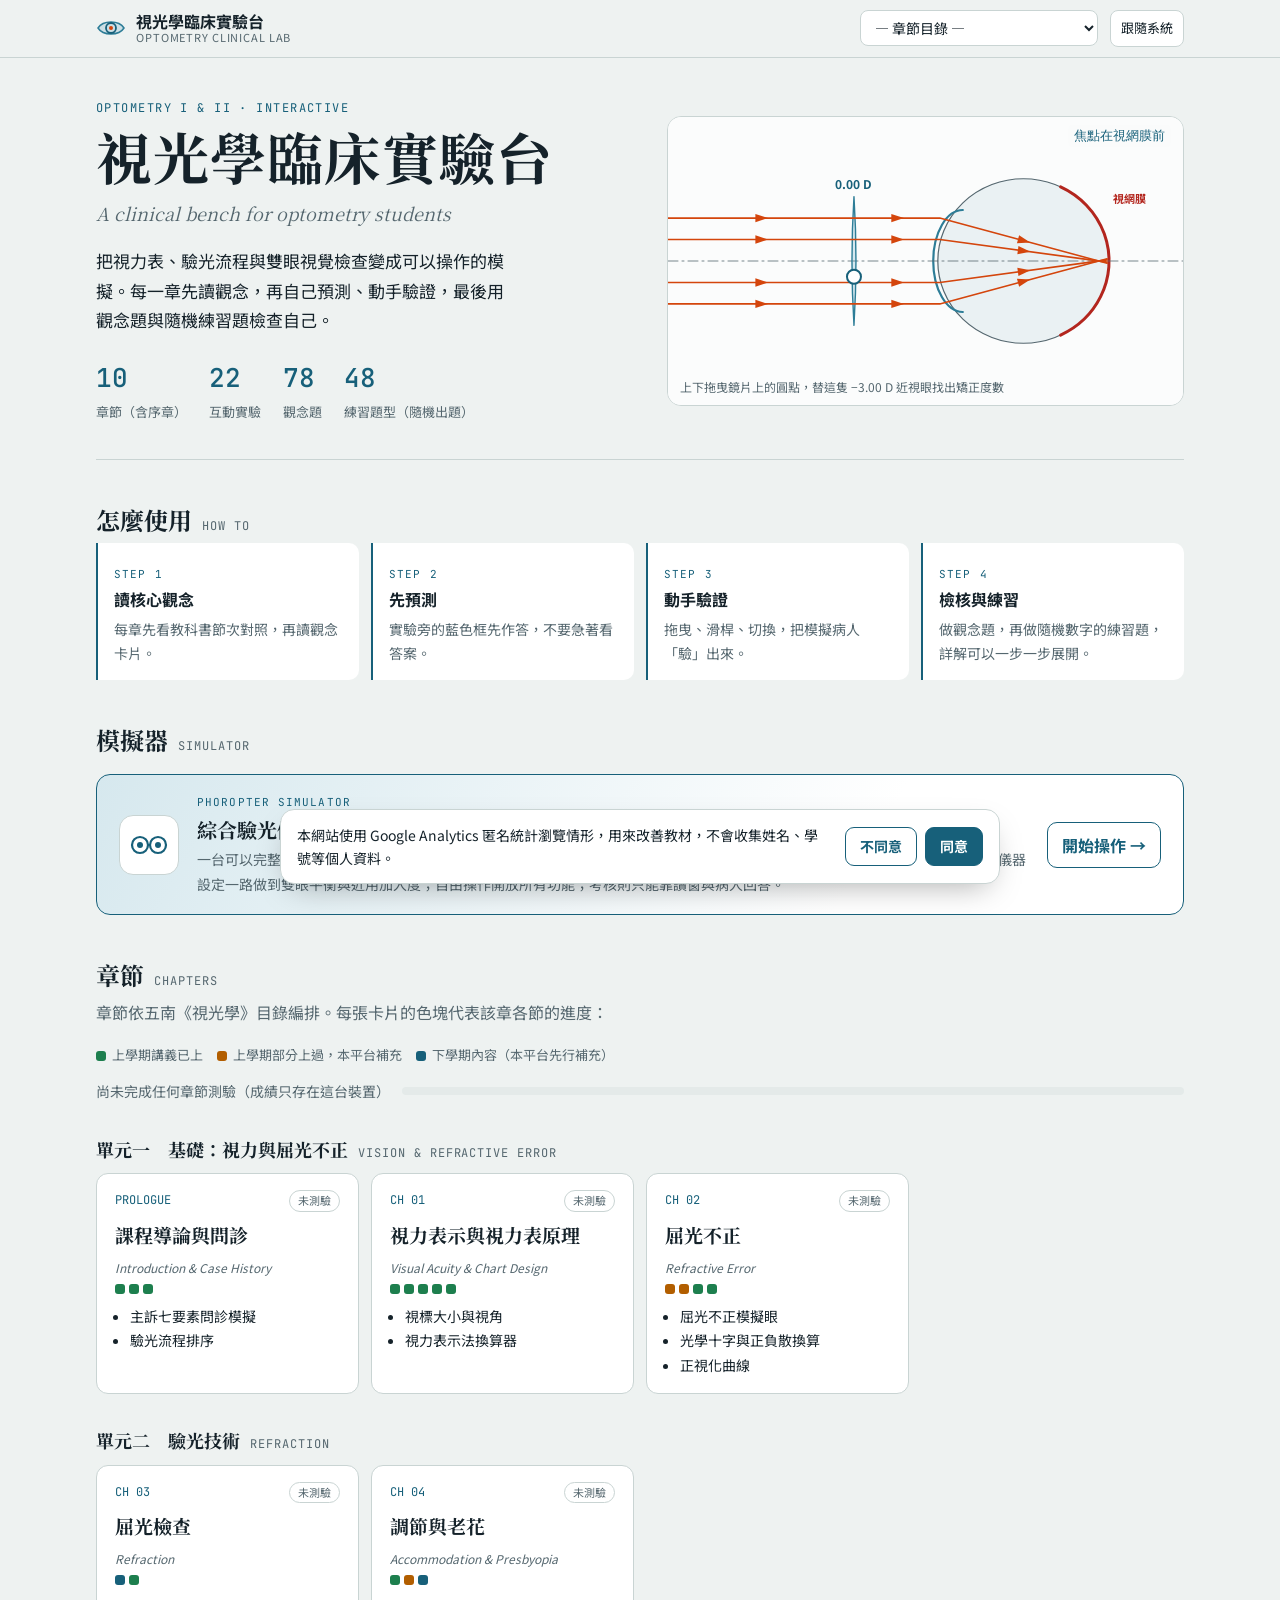
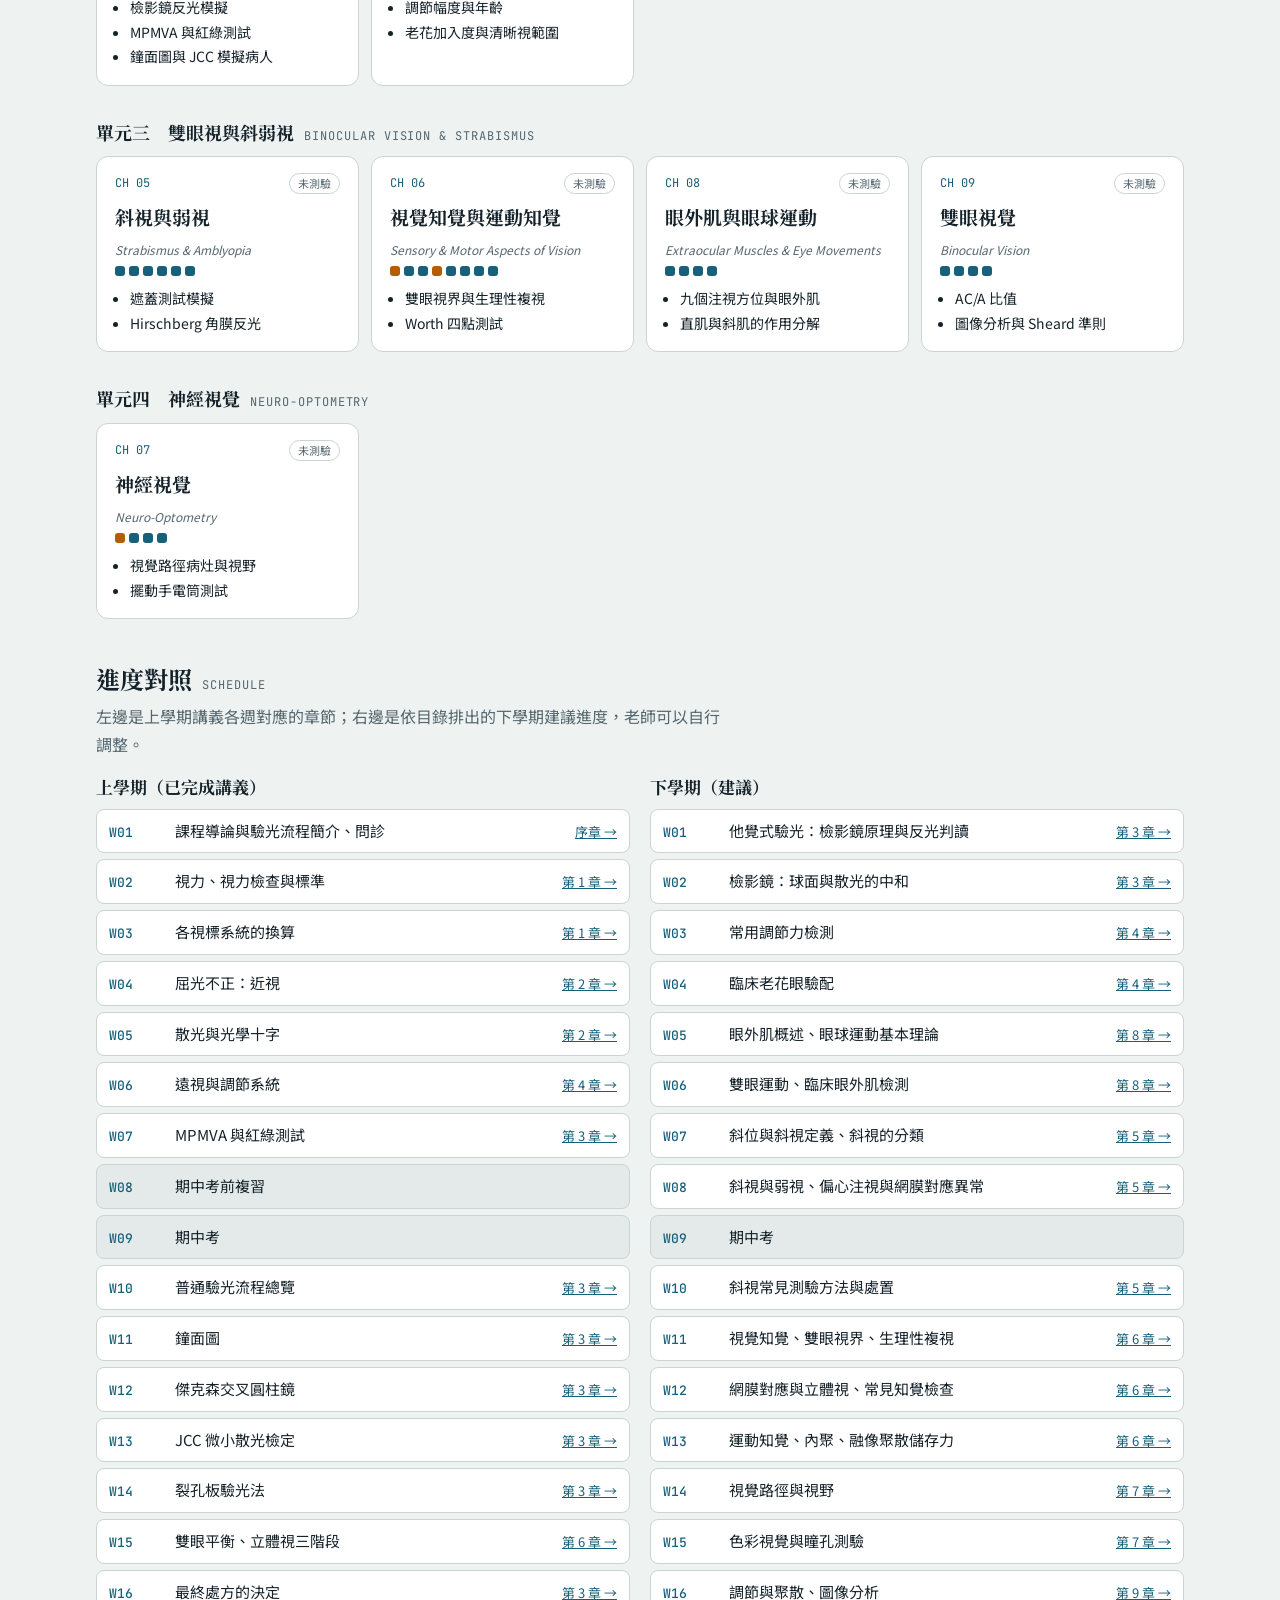
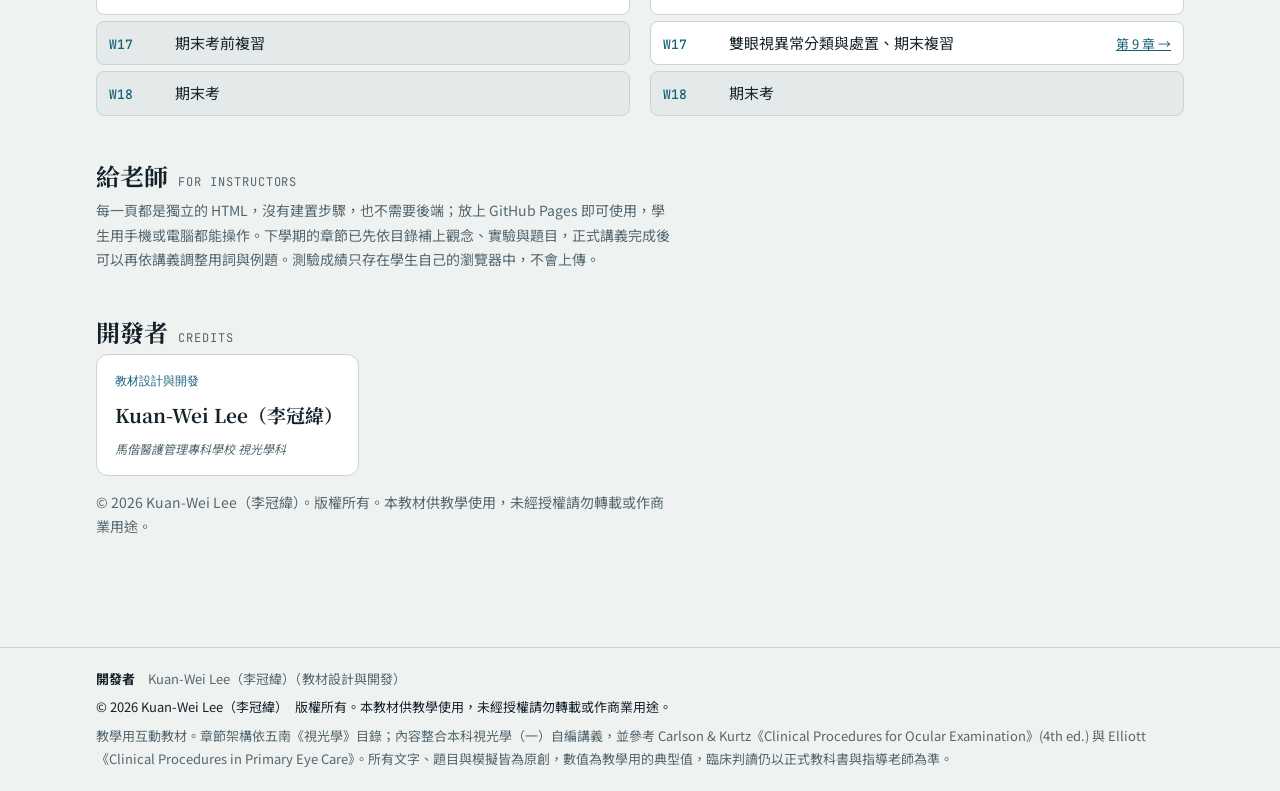
<file: index.html>
<!doctype html>
<html lang="zh-Hant">
<head>
<meta charset="utf-8">
<meta name="viewport" content="width=device-width, initial-scale=1, viewport-fit=cover">
<script src="assets/analytics.js"></script>
<title>視光學臨床實驗台</title>
<meta name="description" content="視光學（一）（二）互動教材：依五南《視光學》目錄 9 章加序章，上學期講義內容與下學期先行補充，含互動實驗、觀念題與隨機練習題。">
<link rel="preconnect" href="https://fonts.googleapis.com">
<link rel="stylesheet" href="https://fonts.googleapis.com/css2?family=JetBrains+Mono:wght@400;500&family=Noto+Sans+TC:wght@400;500;700&family=Noto+Serif+TC:wght@600;700&display=swap">
<link rel="stylesheet" href="assets/style.css">
<style>
  .hero { display: grid; grid-template-columns: minmax(0, 1.05fr) minmax(0, 1fr); gap: 28px; align-items: center; padding-block: 12px 36px; border-bottom: 1px solid var(--line); }
  .hero h1 { font-size: clamp(34px, 5.4vw, 56px); letter-spacing: 0.02em; }
  .hero .en { font-family: var(--font-display); font-style: italic; color: var(--muted); font-size: 18px; margin-top: 4px; }
  .hero p { margin-top: 16px; max-width: 46ch; font-size: 17px; }
  .hero .stats { display: flex; gap: 22px; margin-top: 20px; flex-wrap: wrap; }
  .hero .stats div { display: grid; }
  .hero .stats b { font-family: var(--font-mono); font-size: 26px; color: var(--accent); font-weight: 500; }
  .hero .stats span { font-size: 13px; color: var(--muted); }
  .hero-bench { background: var(--canvas); border: 1px solid var(--line); border-radius: 14px; overflow: hidden; position: relative; }
  .hero-bench canvas { display: block; width: 100%; touch-action: none; }
  .hero-bench .cap { position: absolute; left: 12px; bottom: 8px; font-size: 12px; color: var(--muted); }
  .hero-bench .rd { position: absolute; right: 12px; top: 8px; font-size: 13px; font-family: var(--font-mono); color: var(--accent); background: color-mix(in srgb, var(--canvas) 80%, transparent); padding: 0 6px; border-radius: 4px; }
  @media (max-width: 820px) { .hero { grid-template-columns: 1fr; } }

  .how { display: grid; grid-template-columns: repeat(4, minmax(0, 1fr)); gap: 12px; counter-reset: s; }
  .how div { padding: 14px 16px; border-left: 2px solid var(--accent); background: var(--surface); border-radius: 0 10px 10px 0; }
  .how b { display: block; margin-bottom: 4px; }
  .how div::before { counter-increment: s; content: "STEP " counter(s); font-family: var(--font-mono); font-size: 11px; color: var(--accent); letter-spacing: 0.1em; }
  .how p { font-size: 14px; color: var(--muted); }
  @media (max-width: 820px) { .how { grid-template-columns: repeat(2, minmax(0, 1fr)); } }
  @media (max-width: 460px) { .how { grid-template-columns: 1fr; } }

  .unit { margin-top: 34px; }
  .unit h3 { font-size: 18px; display: flex; gap: 10px; align-items: baseline; margin-bottom: 12px; flex-wrap: wrap; }
  .unit h3 small { font-family: var(--font-mono); color: var(--muted); font-weight: 400; font-size: 12px; letter-spacing: 0.08em; }
  .cards { display: grid; grid-template-columns: repeat(auto-fill, minmax(260px, 1fr)); gap: 12px; }
  .card { display: grid; gap: 6px; align-content: start; padding: 16px 18px; background: var(--surface); border: 1px solid var(--line); border-radius: 12px; text-decoration: none; color: var(--ink); transition: border-color .15s, transform .15s; min-width: 0; }
  .card:hover { border-color: var(--accent); transform: translateY(-1px); }
  .card .no { font-family: var(--font-mono); font-size: 12px; color: var(--accent); display: flex; justify-content: space-between; gap: 8px; flex-wrap: wrap; }
  .card h4 { margin: 0; font-family: var(--font-display); font-size: 19px; }
  .card .en { font-size: 12px; color: var(--muted); font-style: italic; }
  .card ul { margin: 4px 0 0; padding-left: 1.1em; font-size: 14px; color: var(--ink); }
  .card .semline { display: flex; gap: 4px; flex-wrap: wrap; }
  .semdot { width: 10px; height: 10px; border-radius: 3px; display: inline-block; background: var(--c); }
  .badge { font-size: 11px; padding: 0 8px; border-radius: 999px; border: 1px solid var(--line); color: var(--muted); font-family: var(--font-body); white-space: nowrap; }
  .badge.done { color: var(--ok); border-color: var(--ok); }
  .badge.part { color: var(--warn); border-color: var(--warn); }
  .progress { display: flex; align-items: center; gap: 12px; flex-wrap: wrap; font-size: 14px; color: var(--muted); }
  .progress .bar { flex: 1; min-width: 160px; height: 8px; background: var(--surface-2); border-radius: 99px; overflow: hidden; }
  .progress .bar i { display: block; height: 100%; background: var(--ok); width: 0; }
  .note { font-size: 14px; color: var(--muted); max-width: 72ch; }
  .two { display: grid; grid-template-columns: 1fr 1fr; gap: 20px; }
  .two h3 { font-size: 17px; margin-bottom: 10px; }
  @media (max-width: 820px) { .two { grid-template-columns: 1fr; } }
</style>
</head>
<body>
<header id="topbar"></header>
<main class="wrap">
  <section class="hero">
    <div>
      <div class="eyebrow">Optometry I &amp; II · Interactive</div>
      <h1>視光學臨床實驗台</h1>
      <div class="en">A clinical bench for optometry students</div>
      <p>把視力表、驗光流程與雙眼視覺檢查變成可以操作的模擬。每一章先讀觀念，再自己預測、動手驗證，最後用觀念題與隨機練習題檢查自己。</p>
      <div class="stats"><div><b id="st-ch">10</b><span>章節（含序章）</span></div><div><b id="st-lab">0</b><span>互動實驗</span></div><div><b id="st-q">0</b><span>觀念題</span></div><div><b id="st-p">0</b><span>練習題型（隨機出題）</span></div></div>
    </div>
    <div class="hero-bench"><canvas id="cv-hero" aria-label="可拖曳的矯正鏡片示範"></canvas><span class="rd" id="hero-rd"></span><span class="cap">上下拖曳鏡片上的圓點，替這隻 −3.00 D 近視眼找出矯正度數</span></div>
  </section>

  <section class="block">
    <h2>怎麼使用 <span class="tag">HOW TO</span></h2>
    <div class="how">
      <div><b>讀核心觀念</b><p>每章先看教科書節次對照，再讀觀念卡片。</p></div>
      <div><b>先預測</b><p>實驗旁的藍色框先作答，不要急著看答案。</p></div>
      <div><b>動手驗證</b><p>拖曳、滑桿、切換，把模擬病人「驗」出來。</p></div>
      <div><b>檢核與練習</b><p>做觀念題，再做隨機數字的練習題，詳解可以一步一步展開。</p></div>
    </div>
  </section>

  <section class="block">
    <h2>模擬器 <span class="tag">SIMULATOR</span></h2>
    <a class="sim-link" href="phoropter.html">
      <span class="sim-ic" aria-hidden="true"><svg width="40" height="40" viewBox="0 0 40 40"><circle cx="11" cy="20" r="8" fill="none" stroke="currentColor" stroke-width="2.2"/><circle cx="29" cy="20" r="8" fill="none" stroke="currentColor" stroke-width="2.2"/><circle cx="11" cy="20" r="3" fill="currentColor"/><circle cx="29" cy="20" r="3" fill="currentColor"/><path d="M19 20h2" stroke="currentColor" stroke-width="2.2"/></svg></span>
      <span class="sim-txt"><small>PHOROPTER SIMULATOR</small><b>綜合驗光儀模擬</b><span>一台可以完整操作的綜合驗光儀：轉旋鈕、換輔助鏡、擺入 JCC 與旋轉稜鏡，問病人、聽回答、自己判斷終點。引導練習會帶你從儀器設定一路做到雙眼平衡與近用加入度；自由操作開放所有功能；考核則只能靠讀窗與病人回答。</span></span>
      <span class="sim-go" aria-hidden="true">開始操作 →</span>
    </a>
  </section>

  <section class="block">
    <h2>章節 <span class="tag">CHAPTERS</span></h2>
    <p class="sub">章節依五南《視光學》目錄編排。每張卡片的色塊代表該章各節的進度：</p>
    <div class="legend" style="margin-bottom:12px"><span style="--c:var(--ok)">上學期講義已上</span><span style="--c:var(--warn)">上學期部分上過，本平台補充</span><span style="--c:var(--accent)">下學期內容（本平台先行補充）</span></div>
    <div class="progress"><span id="prog-text">尚未完成任何章節測驗</span><div class="bar"><i id="prog-bar"></i></div></div>
    <div id="units"></div>
  </section>

  <section class="block">
    <h2>進度對照 <span class="tag">SCHEDULE</span></h2>
    <p class="sub">左邊是上學期講義各週對應的章節；右邊是依目錄排出的下學期建議進度，老師可以自行調整。</p>
    <div class="two">
      <div><h3>上學期（已完成講義）</h3><div class="wkplan" id="plan1"></div></div>
      <div><h3>下學期（建議）</h3><div class="wkplan" id="plan2"></div></div>
    </div>
  </section>

  <section class="block">
    <h2>給老師 <span class="tag">FOR INSTRUCTORS</span></h2>
    <p class="note">每一頁都是獨立的 HTML，沒有建置步驟，也不需要後端；放上 GitHub Pages 即可使用，學生用手機或電腦都能操作。下學期的章節已先依目錄補上觀念、實驗與題目，正式講義完成後可以再依講義調整用詞與例題。測驗成績只存在學生自己的瀏覽器中，不會上傳。</p>
  </section>

  <section class="block">
    <h2>開發者 <span class="tag">CREDITS</span></h2>
    <div class="cards" id="credits"></div>
    <p class="note" id="copyright" style="margin-top:14px"></p>
  </section>
</main>
<footer id="footer"></footer>
<script src="assets/config.js"></script>
<script src="assets/core.js"></script>
<script src="assets/eye.js"></script>
<script>
(function () {
  const { Stage, trace, fmt, progress, CHAPTERS, clamp } = OL;
  const { EYE, drawEye } = OLEye;
  /* 每章的互動實驗名稱（首頁卡片與統計用） */
  const LABS = {
    ch00: ["主訴七要素問診模擬", "驗光流程排序"],
    ch01: ["視標大小與視角", "視力表示法換算器"],
    ch02: ["屈光不正模擬眼", "光學十字與正負散換算", "正視化曲線"],
    ch03: ["檢影鏡反光模擬", "MPMVA 與紅綠測試", "鐘面圖與 JCC 模擬病人"],
    ch04: ["調節幅度與年齡", "老花加入度與清晰視範圍"],
    ch05: ["遮蓋測試模擬", "Hirschberg 角膜反光"],
    ch06: ["雙眼視界與生理性複視", "Worth 四點測試"],
    ch07: ["視覺路徑病灶與視野", "擺動手電筒測試"],
    ch08: ["九個注視方位與眼外肌", "直肌與斜肌的作用分解"],
    ch09: ["AC/A 比值", "圖像分析與 Sheard 準則"],
  };
  const QN = { ch00: 6, ch01: 8, ch02: 8, ch03: 8, ch04: 8, ch05: 8, ch06: 8, ch07: 8, ch08: 8, ch09: 8 };
  const PN = { ch00: 3, ch01: 6, ch02: 6, ch03: 6, ch04: 6, ch05: 5, ch06: 4, ch07: 3, ch08: 4, ch09: 5 };
  const UNITS = [
    ["一", "基礎：視力與屈光不正", "VISION & REFRACTIVE ERROR", [0, 1, 2]],
    ["二", "驗光技術", "REFRACTION", [3, 4]],
    ["三", "雙眼視與斜弱視", "BINOCULAR VISION & STRABISMUS", [5, 6, 8, 9]],
    ["四", "神經視覺", "NEURO-OPTOMETRY", [7]],
  ];
  const cfg = window.OB_CONFIG || {}, esc = (t) => String(t).replace(/[&<>"]/g, (ch) => ({ "&": "&amp;", "<": "&lt;", ">": "&gt;", '"': "&quot;" })[ch]);
  document.getElementById("st-lab").textContent = Object.values(LABS).reduce((a, b) => a + b.length, 0);
  document.getElementById("st-q").textContent = Object.values(QN).reduce((a, b) => a + b, 0);
  document.getElementById("st-p").textContent = Object.values(PN).reduce((a, b) => a + b, 0);
  document.getElementById("credits").innerHTML = (cfg.developers || []).map((d) =>
    `<div class="card"><span class="no"><span>${esc(d.role || "開發者")}</span></span><h4>${esc(d.name)}</h4>${d.affiliation ? `<span class="en">${esc(d.affiliation)}</span>` : ""}</div>`).join("");
  const cp = cfg.copyright || {};
  document.getElementById("copyright").textContent = cp.holder ? `© ${cp.year} ${cp.holder}。${cp.note || ""}` : "";

  const SEMC = { 1: "var(--ok)", "1+": "var(--warn)", 2: "var(--accent)" };
  const prog = progress();
  let done = 0;
  document.getElementById("units").innerHTML = UNITS.map(([n, zh, en, list]) => `
    <div class="unit"><h3>單元${n}　${zh} <small>${en}</small></h3><div class="cards">${list.map((no) => {
      const ch = CHAPTERS[no], p = prog[ch.id];
      let badge = '<span class="badge">未測驗</span>';
      if (p) { const ok = p.correct / p.total >= 0.8; if (ok) done++; badge = `<span class="badge ${ok ? "done" : "part"}">測驗 ${p.correct}/${p.total}</span>`; }
      const dots = ch.sections.map((s) => `<span class="semdot" style="--c:${SEMC[s.sem]}" title="${esc(s.t)}：${esc(OL.SEM_LABEL[s.sem])}"></span>`).join("");
      return `<a class="card" href="${ch.id}.html"><span class="no"><span>${ch.no ? "CH " + String(ch.no).padStart(2, "0") : "PROLOGUE"}</span>${badge}</span><h4>${ch.zh}</h4><span class="en">${ch.en}</span><span class="semline">${dots}</span><ul>${LABS[ch.id].map((l) => `<li>${l}</li>`).join("")}</ul></a>`;
    }).join("")}</div></div>`).join("");
  const nTried = Object.keys(prog).filter((k) => CHAPTERS.some((c) => c.id === k)).length;
  document.getElementById("prog-bar").style.width = (done / CHAPTERS.length * 100) + "%";
  document.getElementById("prog-text").textContent = nTried ? `已完成 ${nTried} 章測驗，其中 ${done} 章答對 80% 以上` : "尚未完成任何章節測驗（成績只存在這台裝置）";

  /* 進度對照表 */
  const P1 = [
    ["W01", "課程導論與驗光流程簡介、問診", "ch00"], ["W02", "視力、視力檢查與標準", "ch01"], ["W03", "各視標系統的換算", "ch01"],
    ["W04", "屈光不正：近視", "ch02"], ["W05", "散光與光學十字", "ch02"], ["W06", "遠視與調節系統", "ch04"],
    ["W07", "MPMVA 與紅綠測試", "ch03"], ["W08", "期中考前複習", null], ["W09", "期中考", null],
    ["W10", "普通驗光流程總覽", "ch03"], ["W11", "鐘面圖", "ch03"], ["W12", "傑克森交叉圓柱鏡", "ch03"],
    ["W13", "JCC 微小散光檢定", "ch03"], ["W14", "裂孔板驗光法", "ch03"], ["W15", "雙眼平衡、立體視三階段", "ch06"],
    ["W16", "最終處方的決定", "ch03"], ["W17", "期末考前複習", null], ["W18", "期末考", null],
  ];
  const P2 = [
    ["W01", "他覺式驗光：檢影鏡原理與反光判讀", "ch03"], ["W02", "檢影鏡：球面與散光的中和", "ch03"], ["W03", "常用調節力檢測", "ch04"],
    ["W04", "臨床老花眼驗配", "ch04"], ["W05", "眼外肌概述、眼球運動基本理論", "ch08"], ["W06", "雙眼運動、臨床眼外肌檢測", "ch08"],
    ["W07", "斜位與斜視定義、斜視的分類", "ch05"], ["W08", "斜視與弱視、偏心注視與網膜對應異常", "ch05"], ["W09", "期中考", null],
    ["W10", "斜視常見測驗方法與處置", "ch05"], ["W11", "視覺知覺、雙眼視界、生理性複視", "ch06"], ["W12", "網膜對應與立體視、常見知覺檢查", "ch06"],
    ["W13", "運動知覺、內聚、融像聚散儲存力", "ch06"], ["W14", "視覺路徑與視野", "ch07"], ["W15", "色彩視覺與瞳孔測驗", "ch07"],
    ["W16", "調節與聚散、圖像分析", "ch09"], ["W17", "雙眼視異常分類與處置、期末複習", "ch09"], ["W18", "期末考", null],
  ];
  const row = ([w, t, ch]) => `<div class="wk${ch ? "" : " exam"}"><b>${w}</b><span>${t}</span>${ch ? `<a href="${ch}.html">${OL.chLabel(CHAPTERS.find((c) => c.id === ch))} →</a>` : "<span></span>"}</div>`;
  document.getElementById("plan1").innerHTML = P1.map(row).join("");
  document.getElementById("plan2").innerHTML = P2.map(row).join("");

  /* Hero：−3.00 D 軸性近視眼，拖曳鏡片度數 */
  const K = -3, L = EYE.n / (EYE.F + K) * 1000, d = 12;
  let P = 0;
  const rd = document.getElementById("hero-rd");
  const st = new Stage("cv-hero", { xmin: -38, xmax: 34, ymin: -14, ymax: 14, aspect: 0.56, minH: 230, maxH: 360, equal: true, draw: (s, c) => {
    drawEye(s, c, 0, L, 11.5);
    s.axis({ label: false });
    s.lens(-d, 9, P, { label: fmt.D(P) });
    const el = [{ x: -d, F: P / 1000 }, { x: 0, F: EYE.F / 1000, n2: EYE.n }];
    [-6, -3, 3, 6].forEach((y) => { const tr = trace({ x: s.opt.xmin, y, s: 0 }, el, L); s.ray(tr.pts, { color: c.ray, w: 1.6 }); });
    const Keff = P / (1 - (d / 1000) * P), need = K / (1 + (d / 1000) * K);
    const off = Keff - K;
    rd.textContent = Math.abs(off) < 0.07 ? "對焦了！處方約 " + fmt.D(Math.round(need * 4) / 4) : (off > 0 ? "焦點在視網膜前" : "焦點在視網膜後");
  } });
  st.addHandle({ pos: () => [-d, 9 - (P + 8) * 1.4], drag: (x, y) => { P = Math.round(clamp(-(y - 9) / 1.4 - 8, -8, 4) * 4) / 4; } });
})();
</script>
</body>
</html>
</file>
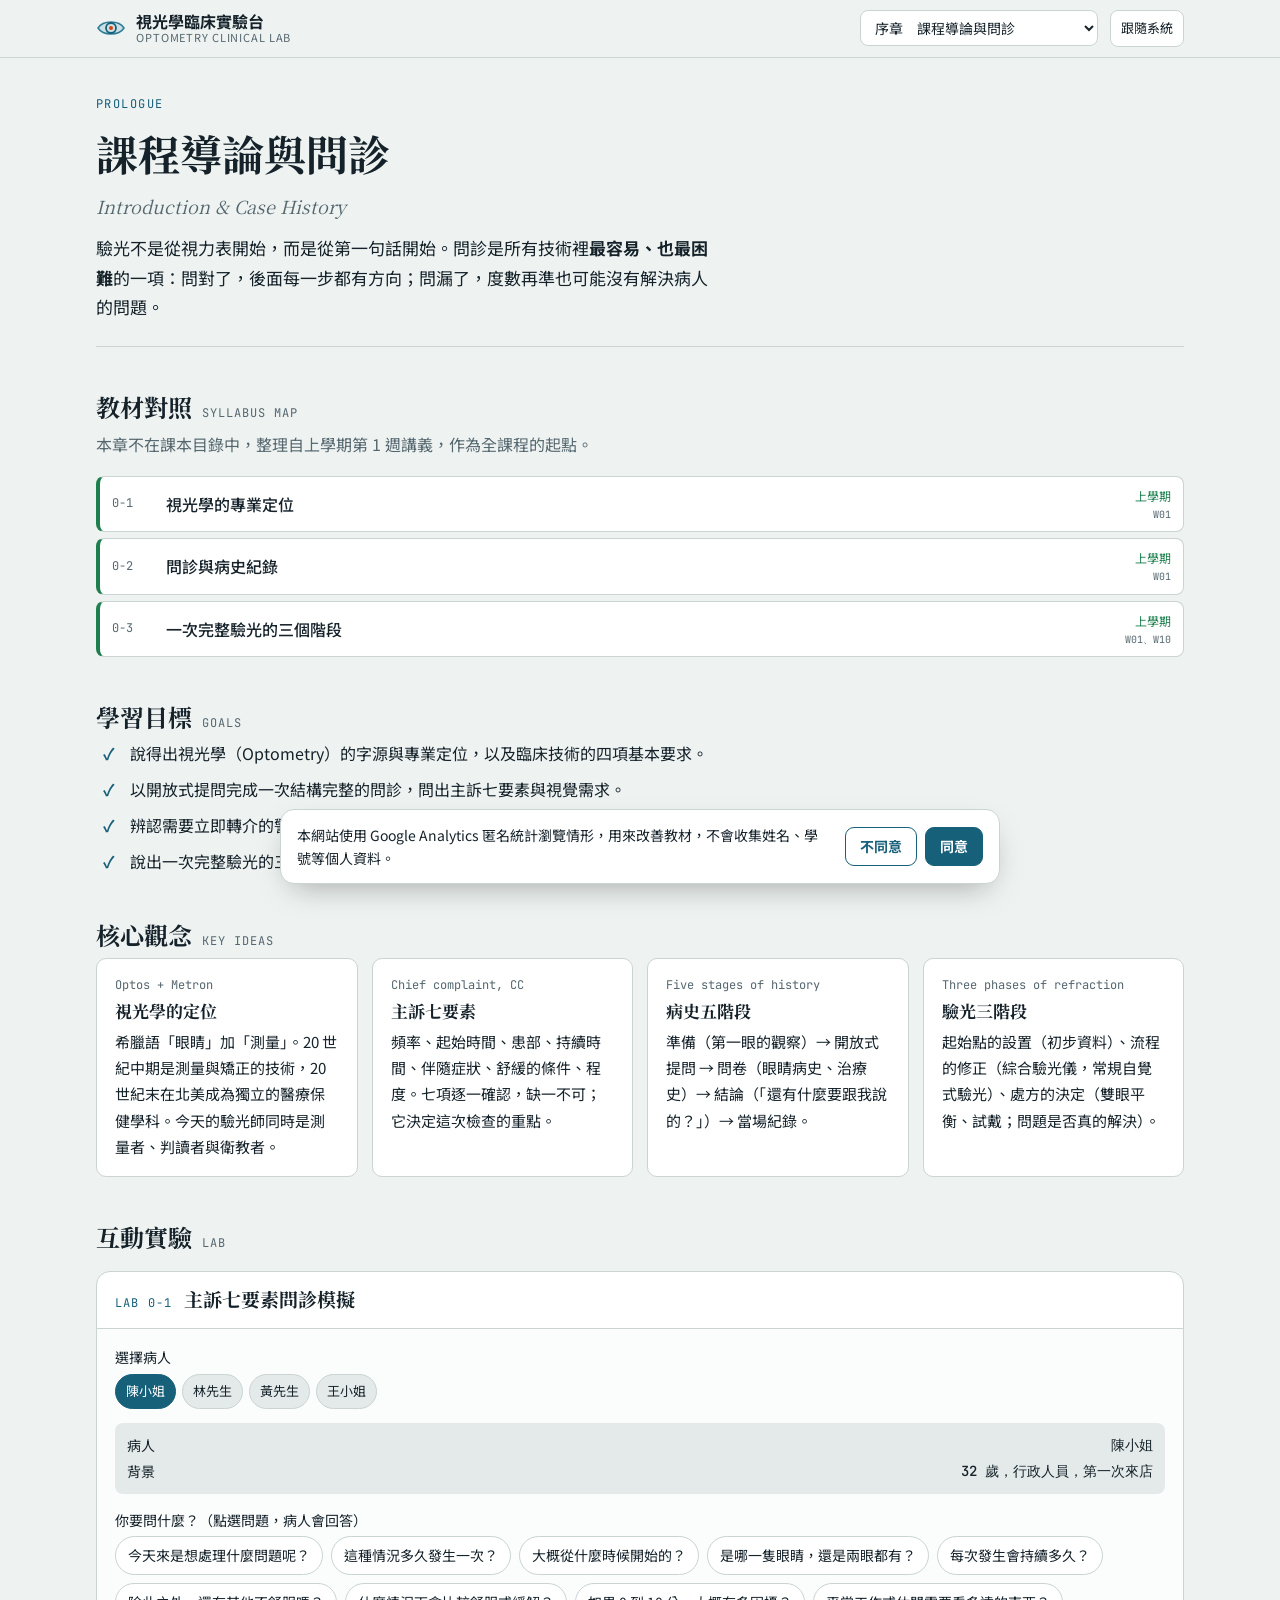
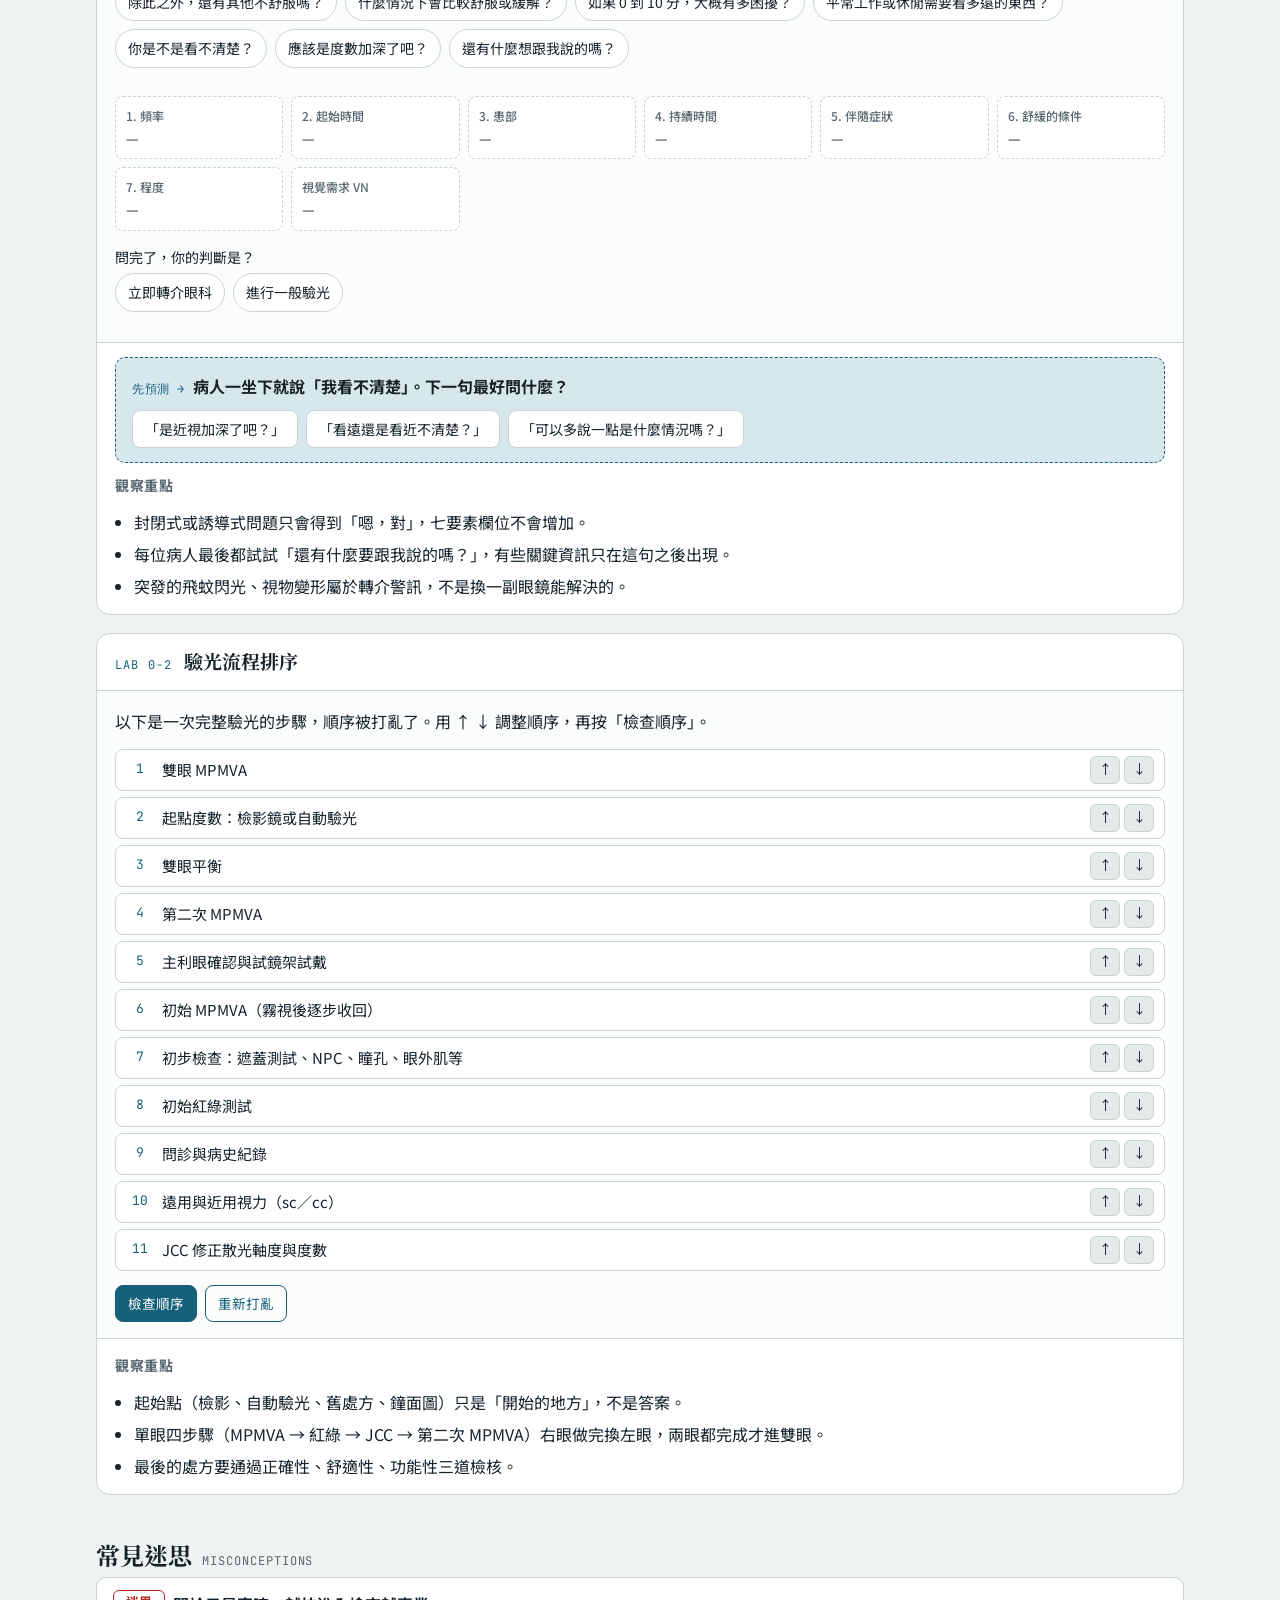
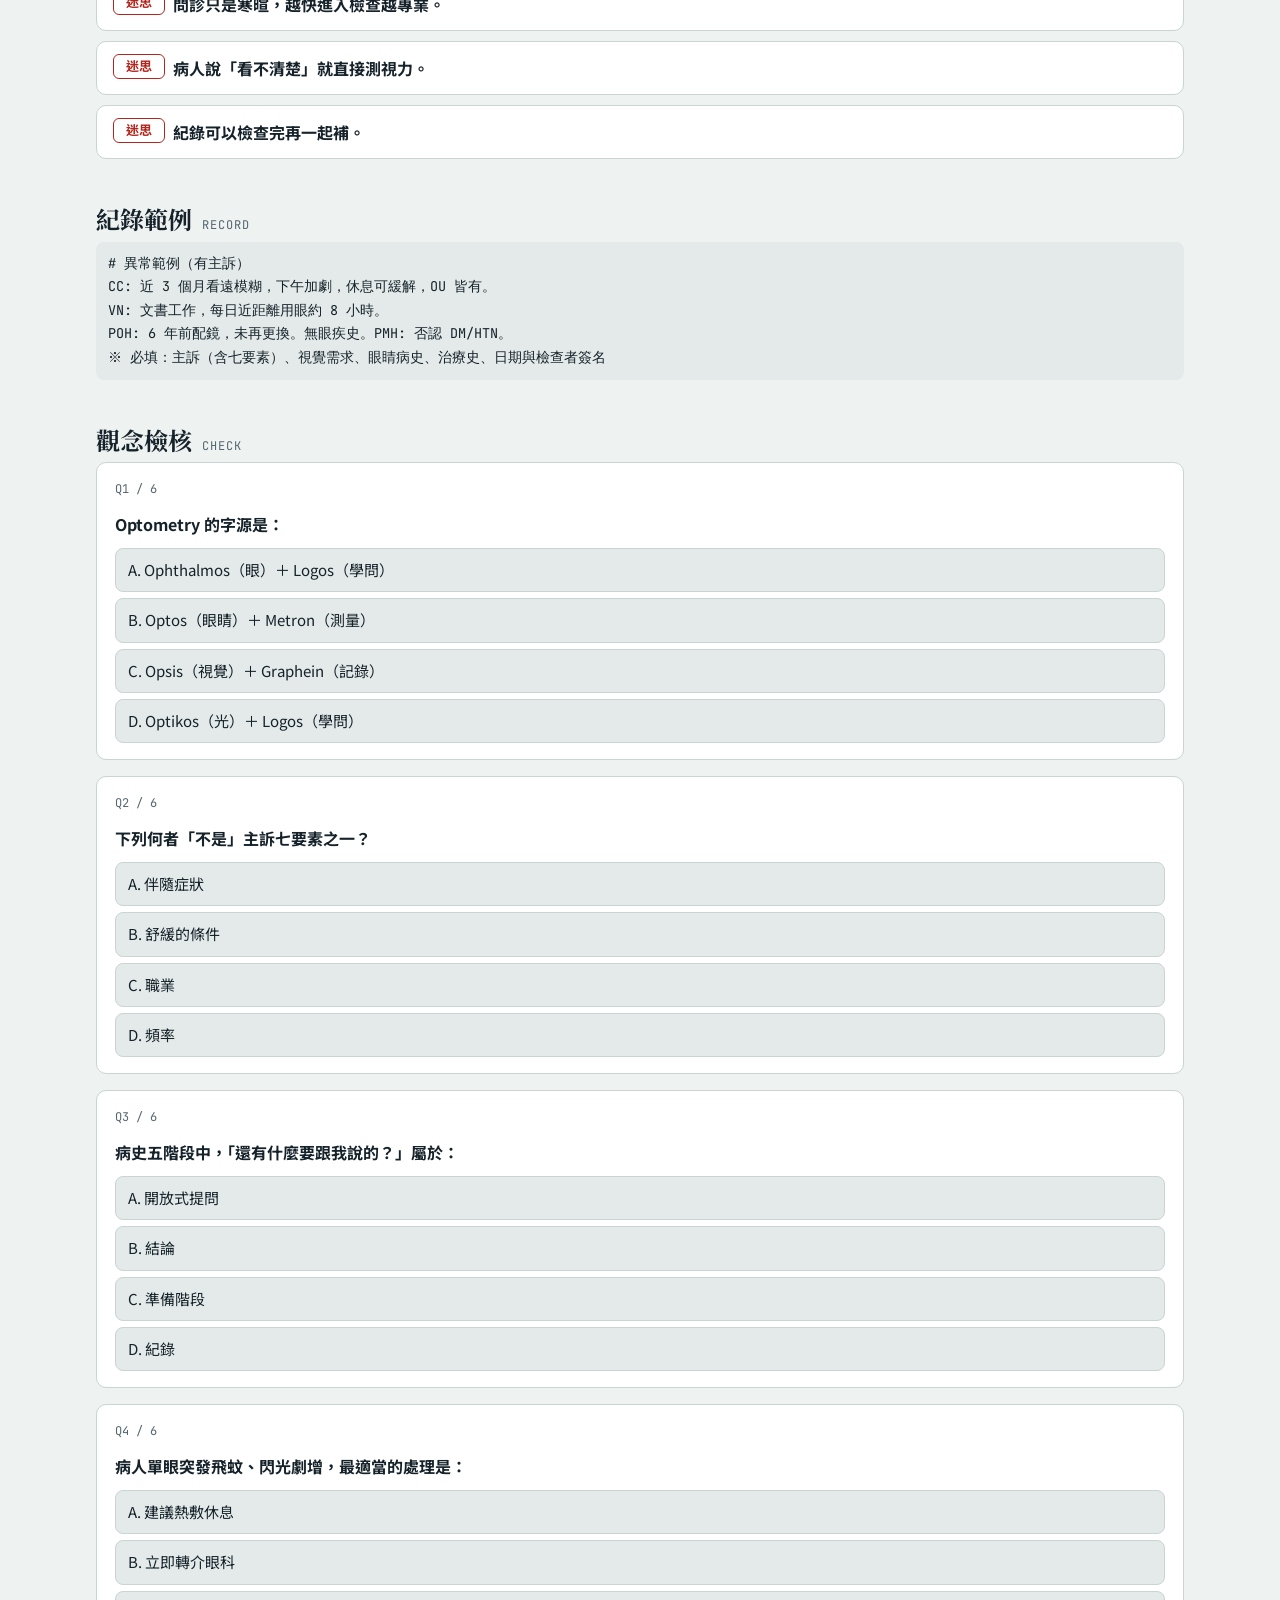
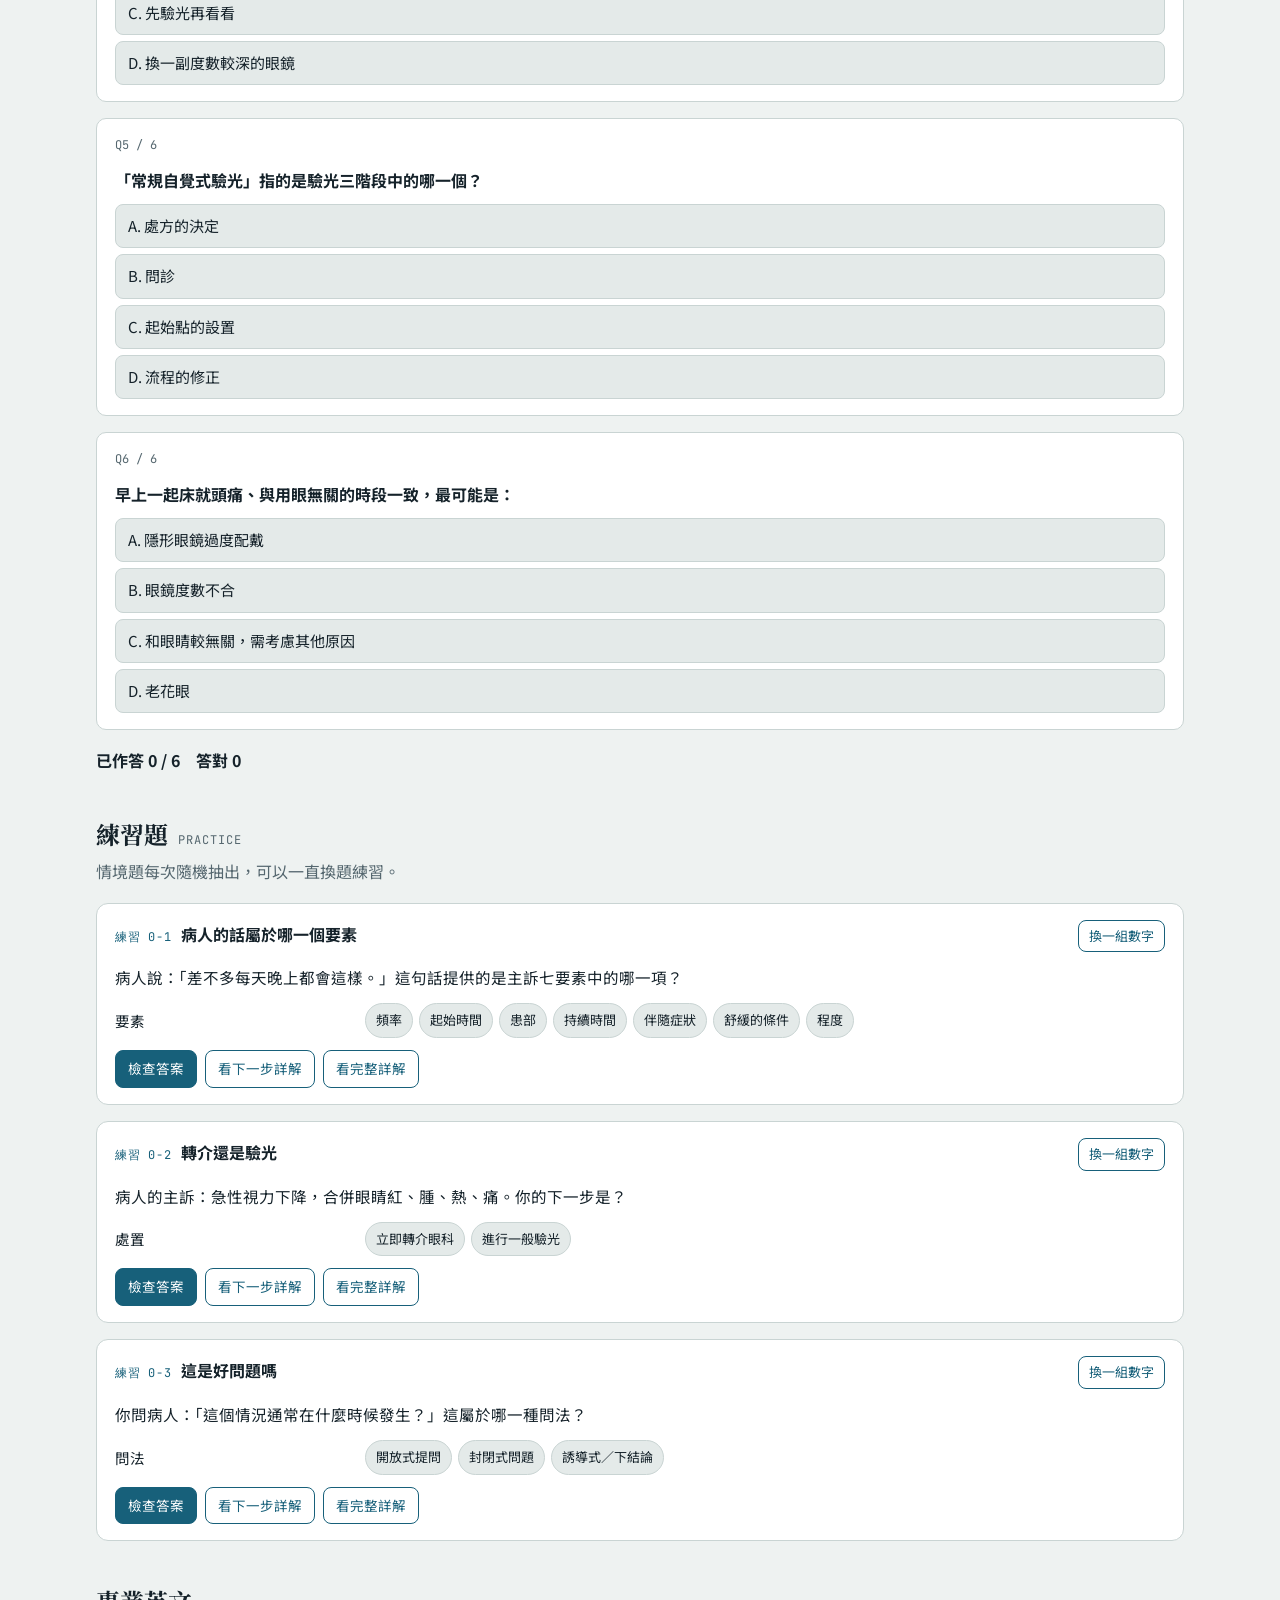
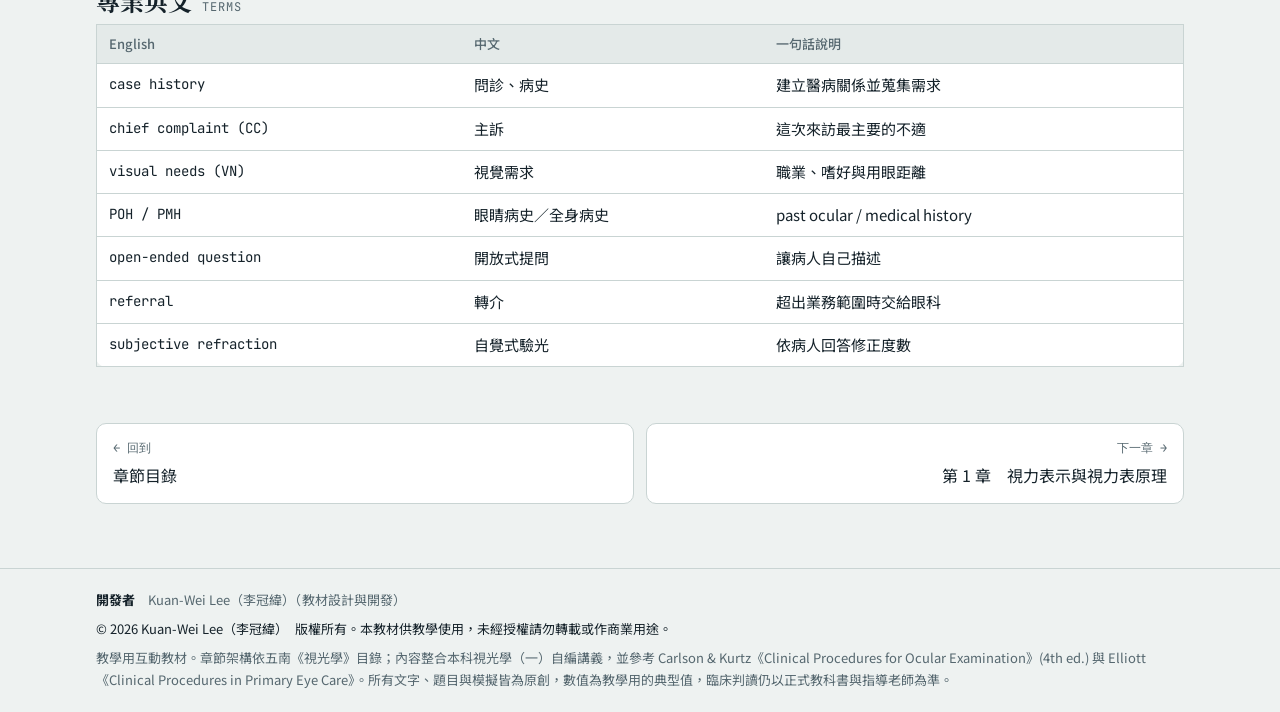
<file: ch00.html>
<!doctype html>
<html lang="zh-Hant">
<head>
<meta charset="utf-8">
<meta name="viewport" content="width=device-width, initial-scale=1, viewport-fit=cover">
<script src="assets/analytics.js"></script>
<title>序章 課程導論與問診｜視光學臨床實驗台</title>
<link rel="preconnect" href="https://fonts.googleapis.com">
<link rel="stylesheet" href="https://fonts.googleapis.com/css2?family=JetBrains+Mono:wght@400;500&family=Noto+Sans+TC:wght@400;500;700&family=Noto+Serif+TC:wght@600;700&display=swap">
<link rel="stylesheet" href="assets/style.css">
</head>
<body data-chapter="ch00">
<header id="topbar"></header>
<main class="wrap">
  <div class="chapter-head">
    <div class="eyebrow">Prologue</div>
    <h1>課程導論與問診</h1>
    <div class="en">Introduction &amp; Case History</div>
    <p class="lede">驗光不是從視力表開始，而是從第一句話開始。問診是所有技術裡<b>最容易、也最困難</b>的一項：問對了，後面每一步都有方向；問漏了，度數再準也可能沒有解決病人的問題。</p>
  </div>

  <section class="block">
    <h2>教材對照 <span class="tag">SYLLABUS MAP</span></h2>
    <p class="sub">本章不在課本目錄中，整理自上學期第 1 週講義，作為全課程的起點。</p>
    <div id="secmap"></div>
  </section>

  <section class="block">
    <h2>學習目標 <span class="tag">GOALS</span></h2>
    <ul class="goals">
      <li>說得出視光學（Optometry）的字源與專業定位，以及臨床技術的四項基本要求。</li>
      <li>以開放式提問完成一次結構完整的問診，問出主訴七要素與視覺需求。</li>
      <li>辨認需要立即轉介的警訊，知道哪些情況超出驗光人員的業務範圍。</li>
      <li>說出一次完整驗光的三個階段：起始點的設置、流程的修正、處方的決定。</li>
    </ul>
  </section>

  <section class="block">
    <h2>核心觀念 <span class="tag">KEY IDEAS</span></h2>
    <div class="concepts">
      <div class="concept"><span class="en-term">Optos + Metron</span><h3>視光學的定位</h3><p>希臘語「眼睛」加「測量」。20 世紀中期是測量與矯正的技術，20 世紀末在北美成為獨立的醫療保健學科。今天的驗光師同時是測量者、判讀者與衛教者。</p></div>
      <div class="concept"><span class="en-term">Chief complaint, CC</span><h3>主訴七要素</h3><p>頻率、起始時間、患部、持續時間、伴隨症狀、舒緩的條件、程度。七項逐一確認，缺一不可；它決定這次檢查的重點。</p></div>
      <div class="concept"><span class="en-term">Five stages of history</span><h3>病史五階段</h3><p>準備（第一眼的觀察）→ 開放式提問 → 問卷（眼睛病史、治療史）→ 結論（「還有什麼要跟我說的？」）→ 當場紀錄。</p></div>
      <div class="concept"><span class="en-term">Three phases of refraction</span><h3>驗光三階段</h3><p>起始點的設置（初步資料）、流程的修正（綜合驗光儀，常規自覺式驗光）、處方的決定（雙眼平衡、試戴；問題是否真的解決）。</p></div>
    </div>
  </section>

  <section class="block">
    <h2>互動實驗 <span class="tag">LAB</span></h2>

    <div class="lab">
      <div class="lab-head"><span class="lab-no">LAB 0-1</span><h3>主訴七要素問診模擬</h3></div>
      <div class="sim">
        <div class="ctrl"><label>選擇病人</label><div class="seg" id="h-case"></div></div>
        <div class="readout" id="h-who"></div>
        <div class="ctrl"><label>你要問什麼？（點選問題，病人會回答）</label><div class="chips" id="h-qs"></div></div>
        <div class="dialog" id="h-dialog"></div>
        <div class="slots" id="h-slots"></div>
        <div class="ctrl"><label>問完了，你的判斷是？</label><div class="chips" id="h-dec"><button class="chip" data-v="ref" type="button">立即轉介眼科</button><button class="chip" data-v="rx" type="button">進行一般驗光</button></div></div>
        <div class="verdict" id="h-verdict"></div>
        <div class="rec" id="h-rec" hidden></div>
      </div>
      <div class="observe">
        <div class="predict" data-answer="2">
          <p class="q">病人一坐下就說「我看不清楚」。下一句最好問什麼？</p>
          <div class="opts"><button>「是近視加深了吧？」</button><button>「看遠還是看近不清楚？」</button><button>「可以多說一點是什麼情況嗎？」</button></div>
          <p class="why">先用開放式提問讓病人自己描述，才不會把主訴壓縮成「是／否」。「看遠還是看近」雖然有用，但它是封閉式選項，適合在病人說完之後再補問；「近視加深了吧」則是邊問邊下結論。</p>
        </div>
        <h4>觀察重點</h4><ul>
          <li>封閉式或誘導式問題只會得到「嗯，對」，七要素欄位不會增加。</li>
          <li>每位病人最後都試試「還有什麼要跟我說的嗎？」，有些關鍵資訊只在這句之後出現。</li>
          <li>突發的飛蚊閃光、視物變形屬於轉介警訊，不是換一副眼鏡能解決的。</li>
        </ul>
      </div>
    </div>

    <div class="lab">
      <div class="lab-head"><span class="lab-no">LAB 0-2</span><h3>驗光流程排序</h3></div>
      <div class="sim">
        <p>以下是一次完整驗光的步驟，順序被打亂了。用 ↑ ↓ 調整順序，再按「檢查順序」。</p>
        <ol class="order-list" id="o-list"></ol>
        <div class="prob-actions"><button class="btn" id="o-check" type="button">檢查順序</button><button class="btn ghost" id="o-shuffle" type="button">重新打亂</button><span id="o-res"></span></div>
      </div>
      <div class="observe"><h4>觀察重點</h4><ul>
        <li>起始點（檢影、自動驗光、舊處方、鐘面圖）只是「開始的地方」，不是答案。</li>
        <li>單眼四步驟（MPMVA → 紅綠 → JCC → 第二次 MPMVA）右眼做完換左眼，兩眼都完成才進雙眼。</li>
        <li>最後的處方要通過正確性、舒適性、功能性三道檢核。</li>
      </ul></div>
    </div>
  </section>

  <section class="block">
    <h2>常見迷思 <span class="tag">MISCONCEPTIONS</span></h2>
    <div class="myths">
      <details class="myth"><summary>問診只是寒暄，越快進入檢查越專業。</summary><div class="fix">問診的目的是建立醫病關係並蒐集所有可能的需求。沒問職業與用眼距離，度數再準，生活場景也可能不合用。</div></details>
      <details class="myth"><summary>病人說「看不清楚」就直接測視力。</summary><div class="fix">先問頻率與起始時間才能判斷急性或慢性。急性視力下降合併紅、腫、熱、痛是轉介警訊。</div></details>
      <details class="myth"><summary>紀錄可以檢查完再一起補。</summary><div class="fix">事後補寫會讓細節失真，也不符合病歷即時性。問診要當場寫下。</div></details>
    </div>
  </section>

  <section class="block">
    <h2>紀錄範例 <span class="tag">RECORD</span></h2>
    <div class="rec"># 異常範例（有主訴）
CC: 近 3 個月看遠模糊，下午加劇，休息可緩解，OU 皆有。
VN: 文書工作，每日近距離用眼約 8 小時。
POH: 6 年前配鏡，未再更換。無眼疾史。PMH: 否認 DM/HTN。
※ 必填：主訴（含七要素）、視覺需求、眼睛病史、治療史、日期與檢查者簽名</div>
  </section>

  <section class="block">
    <h2>觀念檢核 <span class="tag">CHECK</span></h2>
    <div id="quiz"></div>
  </section>

  <section class="block">
    <h2>練習題 <span class="tag">PRACTICE</span></h2>
    <p class="sub">情境題每次隨機抽出，可以一直換題練習。</p>
    <div id="practice"></div>
  </section>

  <section class="block">
    <h2>專業英文 <span class="tag">TERMS</span></h2>
    <div class="terms-wrap"><table class="terms">
      <tr><th>English</th><th>中文</th><th>一句話說明</th></tr>
      <tr><td>case history</td><td>問診、病史</td><td>建立醫病關係並蒐集需求</td></tr>
      <tr><td>chief complaint (CC)</td><td>主訴</td><td>這次來訪最主要的不適</td></tr>
      <tr><td>visual needs (VN)</td><td>視覺需求</td><td>職業、嗜好與用眼距離</td></tr>
      <tr><td>POH / PMH</td><td>眼睛病史／全身病史</td><td>past ocular / medical history</td></tr>
      <tr><td>open-ended question</td><td>開放式提問</td><td>讓病人自己描述</td></tr>
      <tr><td>referral</td><td>轉介</td><td>超出業務範圍時交給眼科</td></tr>
      <tr><td>subjective refraction</td><td>自覺式驗光</td><td>依病人回答修正度數</td></tr>
    </table></div>
  </section>

  <nav id="pager"></nav>
</main>
<footer id="footer"></footer>
<script src="assets/config.js"></script>
<script src="assets/core.js"></script>
<script src="assets/practice.js"></script>
<script src="assets/problems/ch00.js"></script>
<script>document.addEventListener("DOMContentLoaded", () => { OBPractice.mount("practice", "ch00"); OL.sectionMap("secmap", "ch00"); });</script>
<script>
(function () {
  const { seg, quiz } = OL;
  const EL = ["頻率", "起始時間", "患部", "持續時間", "伴隨症狀", "舒緩的條件", "程度"];
  /* 問題：k 為對應的七要素索引；vn 為視覺需求；open 為開場；end 為結論；bad 為封閉／誘導式 */
  const QS = [
    { id: "open", t: "今天來是想處理什麼問題呢？" },
    { id: 0, t: "這種情況多久發生一次？" },
    { id: 1, t: "大概從什麼時候開始的？" },
    { id: 2, t: "是哪一隻眼睛，還是兩眼都有？" },
    { id: 3, t: "每次發生會持續多久？" },
    { id: 4, t: "除此之外，還有其他不舒服嗎？" },
    { id: 5, t: "什麼情況下會比較舒服或緩解？" },
    { id: 6, t: "如果 0 到 10 分，大概有多困擾？" },
    { id: "vn", t: "平常工作或休閒需要看多遠的東西？" },
    { id: "bad1", t: "你是不是看不清楚？", bad: "封閉式問題：病人只能回答是或否，主訴被壓縮。" },
    { id: "bad2", t: "應該是度數加深了吧？", bad: "邊問邊下結論：病人感覺被打斷，後面的資訊就不說了。" },
    { id: "end", t: "還有什麼想跟我說的嗎？" },
  ];
  const CASES = [
    { name: "陳小姐", who: "32 歲，行政人員，第一次來店", ref: false, dx: "可能為屈光不正（近視或散光加深），安排完整驗光。",
      open: "最近看電腦旁邊的白板和開車看路牌都有點糊。",
      a: ["幾乎每天都會，尤其是傍晚。", "大概三個月前開始。", "兩眼都有。", "看一陣子就一直糊，閉眼休息一下會好一點。", "下午偶爾會有點頭痛、眼睛痠。", "休息、閉眼一下會比較好。", "大概 5 分，不至於影響工作。"],
      vn: "每天電腦 8 小時左右，下班要開車。", end: "喔對，我現在的眼鏡是六年前配的。" },
    { name: "林先生", who: "58 歲，退休教師，自覺「眼前很多蚊子」", ref: true, dx: "突發大量飛蚊、閃光合併視野黑影：疑似視網膜裂孔或剝離，立即轉介眼科。",
      open: "右眼前面突然很多小黑點在飄，還會一閃一閃。",
      a: ["一直都在，沒有停過。", "前天晚上突然開始的。", "只有右眼。", "從前天到現在都沒消失。", "右眼下方好像有一片黑影擋著。", "沒有什麼情況會變好。", "很困擾，大概 8 分。"],
      vn: "平常看書、種花。", end: "我有高度近視，大概一千度。" },
    { name: "黃先生", who: "45 歲，會計師", ref: false, dx: "近距離模糊、拿遠較清楚，符合老花初期；安排驗光並評估加入度。",
      open: "看帳本、手機的小字越來越吃力。",
      a: ["每天看近的時候都會。", "大概半年前開始注意到。", "兩眼都一樣。", "看久了一直都模糊，要拿遠一點。", "看完會覺得眼睛痠、有點想睡。", "把東西拿遠一點、燈開亮一點會好一點。", "大概 6 分，工作上很不方便。"],
      vn: "每天看報表與電腦，距離大約 40 到 60 公分。", end: "最近報稅季，每天加班到很晚。" },
    { name: "王小姐", who: "26 歲，設計師", ref: true, dx: "單眼直線變彎合併中心暗點：疑似黃斑部病變，立即轉介眼科。",
      open: "左眼看東西怪怪的，門框看起來是彎的。",
      a: ["一直都是這樣。", "大概一週前。", "只有左眼，遮住左眼就正常。", "一直存在，沒有消失過。", "左眼正中間好像有一小塊灰灰的。", "沒有，怎麼做都一樣。", "大概 7 分，畫圖很困擾。"],
      vn: "每天電腦繪圖 10 小時以上。", end: "我是高度近視，前陣子工作壓力很大。" },
  ];

  let cur = 0, asked = new Set(), badN = 0, filled = [], decided = null;
  const caseBox = document.getElementById("h-case");
  caseBox.innerHTML = CASES.map((c, i) => `<button data-v="${i}" ${i === 0 ? 'aria-pressed="true"' : ""}>${c.name}</button>`).join("");
  seg("h-case", (v) => { cur = +v; reset(); });
  const qBox = document.getElementById("h-qs"), dlg = document.getElementById("h-dialog"), slots = document.getElementById("h-slots");
  qBox.innerHTML = QS.map((q, i) => `<button class="chip" type="button" data-i="${i}">${q.t}</button>`).join("");
  qBox.querySelectorAll(".chip").forEach((b) => b.addEventListener("click", () => ask(+b.dataset.i, b)));
  document.querySelectorAll("#h-dec .chip").forEach((b) => b.addEventListener("click", () => decide(b.dataset.v, b)));

  function reset() {
    asked = new Set(); badN = 0; filled = EL.map(() => null); decided = null;
    dlg.innerHTML = ""; document.getElementById("h-verdict").innerHTML = ""; document.getElementById("h-rec").hidden = true;
    qBox.querySelectorAll(".chip").forEach((b) => { b.disabled = false; b.classList.remove("ok", "bad"); });
    document.querySelectorAll("#h-dec .chip").forEach((b) => b.classList.remove("ok", "bad"));
    document.getElementById("h-who").innerHTML = `<div class="row"><span>病人</span><b>${CASES[cur].name}</b></div><div class="row"><span>背景</span><b>${CASES[cur].who}</b></div>`;
    drawSlots();
  }
  function drawSlots() {
    slots.innerHTML = EL.map((e, i) => `<div class="slot${filled[i] ? " filled" : ""}"><b>${i + 1}. ${e}</b>${filled[i] || "—"}</div>`).join("") +
      `<div class="slot${filled.vn ? " filled" : ""}"><b>視覺需求 VN</b>${filled.vn || "—"}</div>`;
  }
  function bubble(t, me, note) { const d = document.createElement("div"); d.className = "bubble" + (me ? " me" : ""); d.innerHTML = (note ? `<small>${note}</small>` : "") + t; dlg.appendChild(d); }
  function ask(i, btn) {
    const q = QS[i], c = CASES[cur];
    if (asked.has(i)) return; asked.add(i); btn.disabled = true;
    bubble(q.t, true, "你");
    let ans;
    if (q.bad) { badN++; btn.classList.add("bad"); ans = "嗯……對吧。"; bubble(ans, false, c.name); bubble(q.bad, false, "提醒"); return; }
    if (q.id === "open") ans = c.open;
    else if (q.id === "vn") { ans = c.vn; filled.vn = c.vn; }
    else if (q.id === "end") ans = c.end;
    else { ans = c.a[q.id]; filled[q.id] = c.a[q.id]; }
    btn.classList.add("ok");
    bubble(ans, false, c.name);
    drawSlots();
  }
  function decide(v, btn) {
    const c = CASES[cur], right = (v === "ref") === c.ref;
    document.querySelectorAll("#h-dec .chip").forEach((b) => b.classList.remove("ok", "bad"));
    btn.classList.add(right ? "ok" : "bad");
    const n = filled.filter(Boolean).length;
    const v2 = document.getElementById("h-verdict");
    v2.innerHTML = `${right ? '<span class="pill ok">判斷正確</span>' : '<span class="pill bad">再想想</span>'} ${c.dx}<br><span style="font-weight:400">七要素問到 ${n} / 7 項${filled.vn ? "，有問視覺需求" : "，還沒問視覺需求"}${asked.has(QS.findIndex((q) => q.id === "end")) ? "" : "，還沒問「還有什麼想跟我說的嗎？」"}${badN ? `；用了 ${badN} 個封閉或誘導式問題` : ""}。</span>`;
    const rec = document.getElementById("h-rec");
    rec.hidden = false;
    rec.textContent = `CC: ${c.open}\n    頻率：${filled[0] || "未問"}／起始：${filled[1] || "未問"}／患部：${filled[2] || "未問"}\n    持續：${filled[3] || "未問"}／伴隨：${filled[4] || "未問"}\n    舒緩：${filled[5] || "未問"}／程度：${filled[6] || "未問"}\nVN: ${filled.vn || "未問"}\nPlan: ${c.ref ? "立即轉介眼科" : "完整驗光"}`;
  }
  reset();

  /* ---------- LAB 0-2 排序 ---------- */
  const STEPS = [
    ["問診與病史紀錄", "起始點的設置"], ["遠用與近用視力（sc／cc）", "起始點的設置"], ["初步檢查：遮蓋測試、NPC、瞳孔、眼外肌等", "起始點的設置"],
    ["起點度數：檢影鏡或自動驗光", "起始點的設置"], ["初始 MPMVA（霧視後逐步收回）", "流程的修正"], ["初始紅綠測試", "流程的修正"],
    ["JCC 修正散光軸度與度數", "流程的修正"], ["第二次 MPMVA", "流程的修正"], ["雙眼平衡", "處方的決定"],
    ["雙眼 MPMVA", "處方的決定"], ["主利眼確認與試鏡架試戴", "處方的決定"],
  ];
  const ol = document.getElementById("o-list");
  let order = [];
  function shuffle() { order = STEPS.map((_, i) => i); for (let i = order.length - 1; i > 0; i--) { const j = Math.floor(Math.random() * (i + 1)); [order[i], order[j]] = [order[j], order[i]]; } draw(); document.getElementById("o-res").innerHTML = ""; }
  function draw(mark) {
    ol.innerHTML = order.map((k, i) => `<li class="${mark ? (k === i ? "ok" : "bad") : ""}"><span>${STEPS[k][0]}${mark ? `<small style="display:block;color:var(--muted);font-size:12px">${STEPS[k][1]}</small>` : ""}</span><span class="mv"><button type="button" data-i="${i}" data-d="-1" aria-label="上移">↑</button><button type="button" data-i="${i}" data-d="1" aria-label="下移">↓</button></span></li>`).join("");
    ol.querySelectorAll("button").forEach((b) => b.addEventListener("click", () => {
      const i = +b.dataset.i, j = i + +b.dataset.d; if (j < 0 || j >= order.length) return;
      [order[i], order[j]] = [order[j], order[i]]; draw();
    }));
  }
  document.getElementById("o-shuffle").onclick = shuffle;
  document.getElementById("o-check").onclick = () => {
    const ok = order.filter((k, i) => k === i).length;
    draw(true);
    document.getElementById("o-res").innerHTML = ok === STEPS.length ? '<span class="pill ok">完全正確</span> 灰字是每一步所屬的驗光階段。' : `<span class="pill warn">${ok} / ${STEPS.length} 個位置正確</span> 紅框的步驟位置不對。`;
  };
  shuffle();

  quiz("quiz", "ch00", [
    { q: "Optometry 的字源是：", opts: ["Optos（眼睛）＋ Metron（測量）", "Optikos（光）＋ Logos（學問）", "Ophthalmos（眼）＋ Logos（學問）", "Opsis（視覺）＋ Graphein（記錄）"], a: 0, exp: "希臘語 Optos 是眼睛，Metron 是測量。" },
    { q: "下列何者「不是」主訴七要素之一？", opts: ["頻率", "舒緩的條件", "職業", "伴隨症狀"], a: 2, exp: "職業屬於視覺需求（VN），不是主訴七要素。七要素是頻率、起始時間、患部、持續時間、伴隨症狀、舒緩的條件、程度。" },
    { q: "病史五階段中，「還有什麼要跟我說的？」屬於：", opts: ["準備階段", "開放式提問", "結論", "紀錄"], a: 2, exp: "結論階段替沒問到的事留一個出口，關鍵主訴常在這句之後出現。" },
    { q: "病人單眼突發飛蚊、閃光劇增，最適當的處理是：", opts: ["先驗光再看看", "換一副度數較深的眼鏡", "立即轉介眼科", "建議熱敷休息"], a: 2, exp: "疑似視網膜裂孔或剝離，超出驗光人員業務範圍，應立即轉介。" },
    { q: "「常規自覺式驗光」指的是驗光三階段中的哪一個？", opts: ["起始點的設置", "流程的修正", "處方的決定", "問診"], a: 1, exp: "流程的修正透過綜合驗光儀或鏡片組進行，極度仰賴受測者反應，所以稱為常規自覺式驗光。" },
    { q: "早上一起床就頭痛、與用眼無關的時段一致，最可能是：", opts: ["眼鏡度數不合", "和眼睛較無關，需考慮其他原因", "老花眼", "隱形眼鏡過度配戴"], a: 1, exp: "講義提到一早起床的頭痛通常和眼睛無關；下午才加劇的頭痛才要考慮眼鏡不合。" },
  ]);
})();
</script>
</body>
</html>
</file>
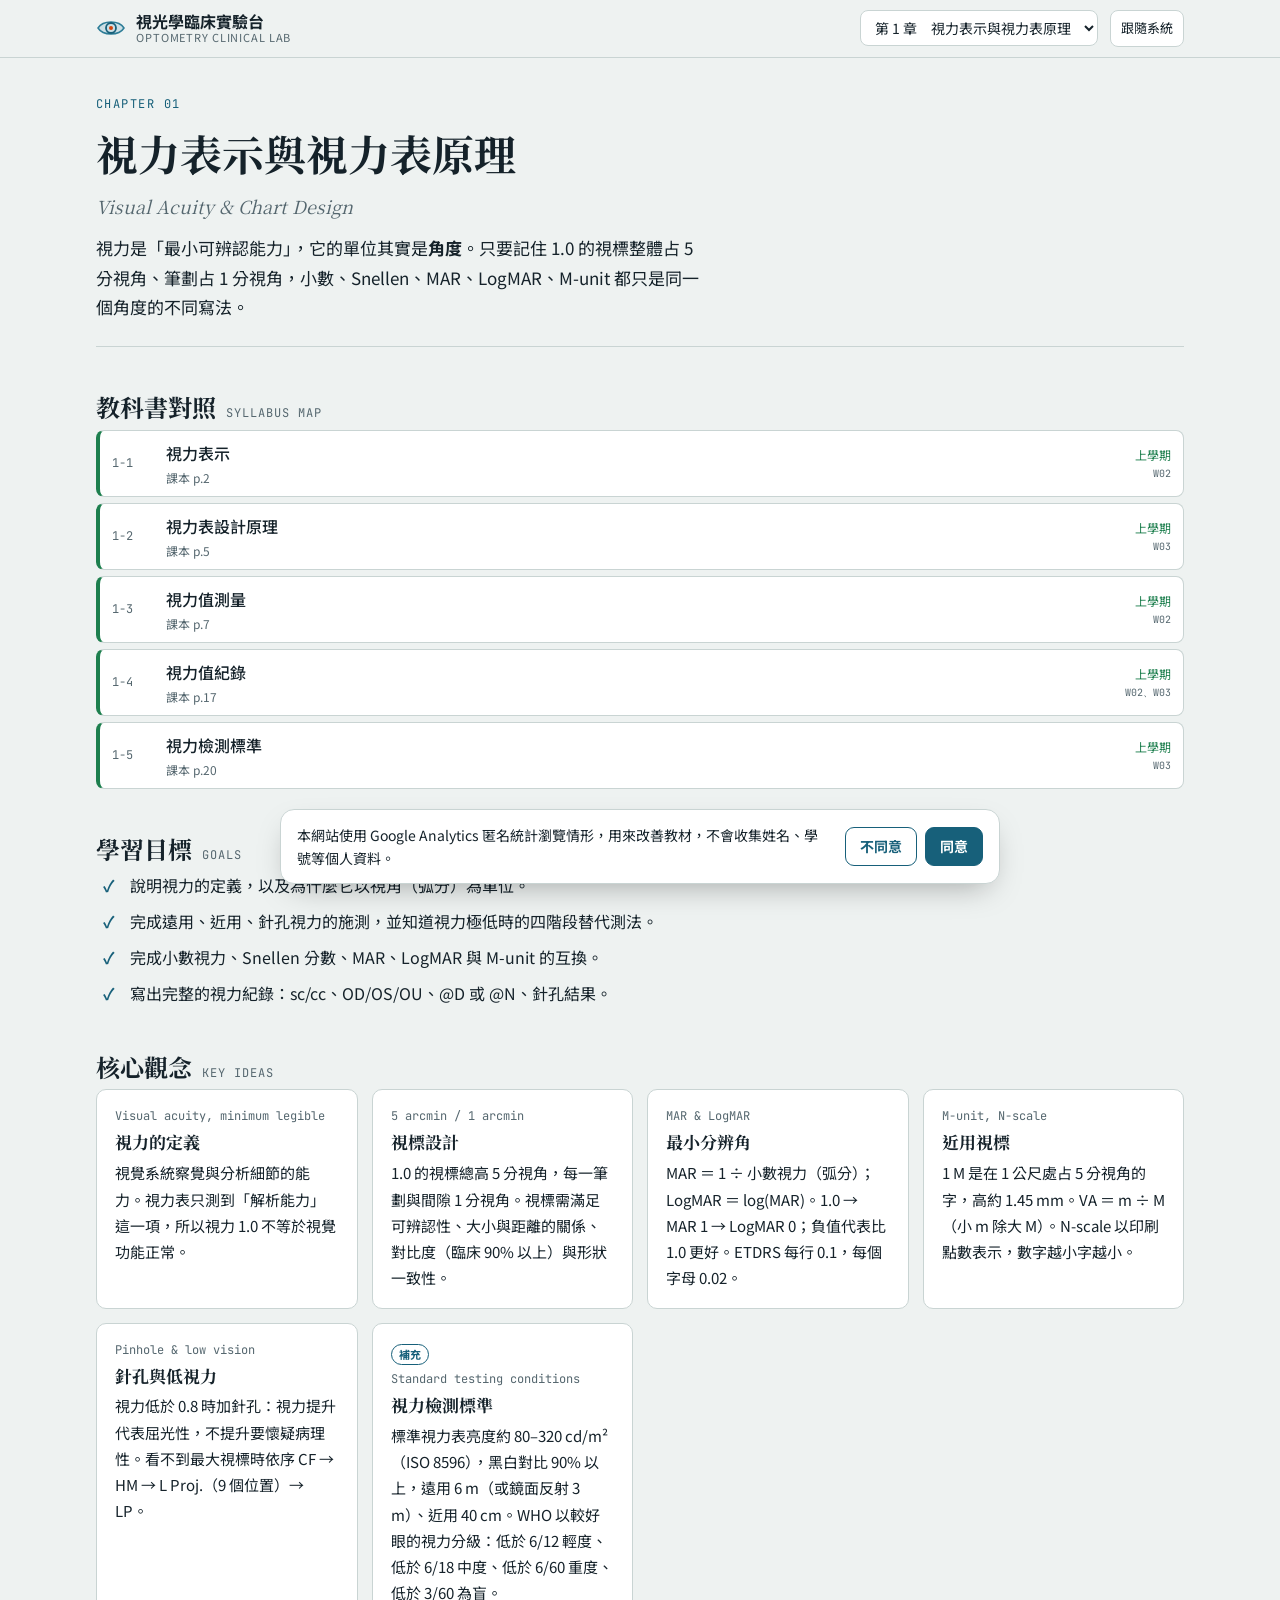
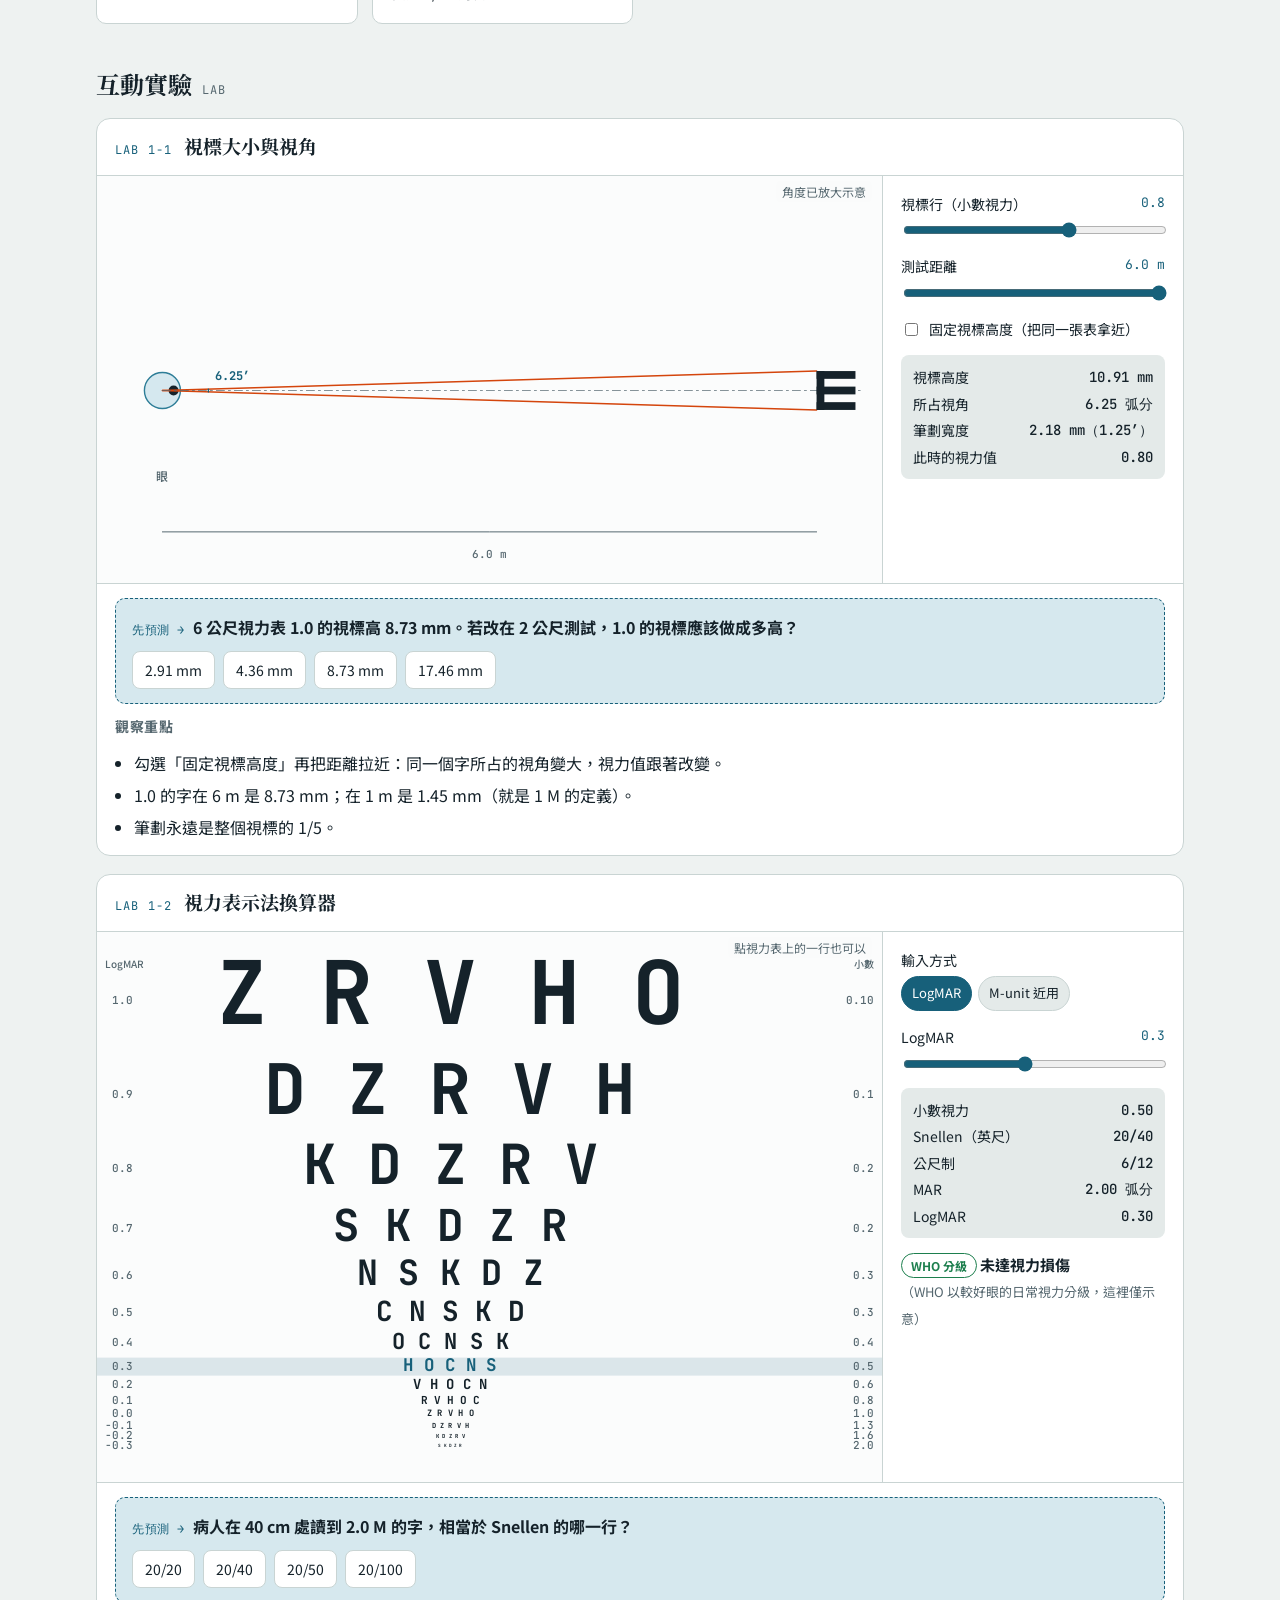
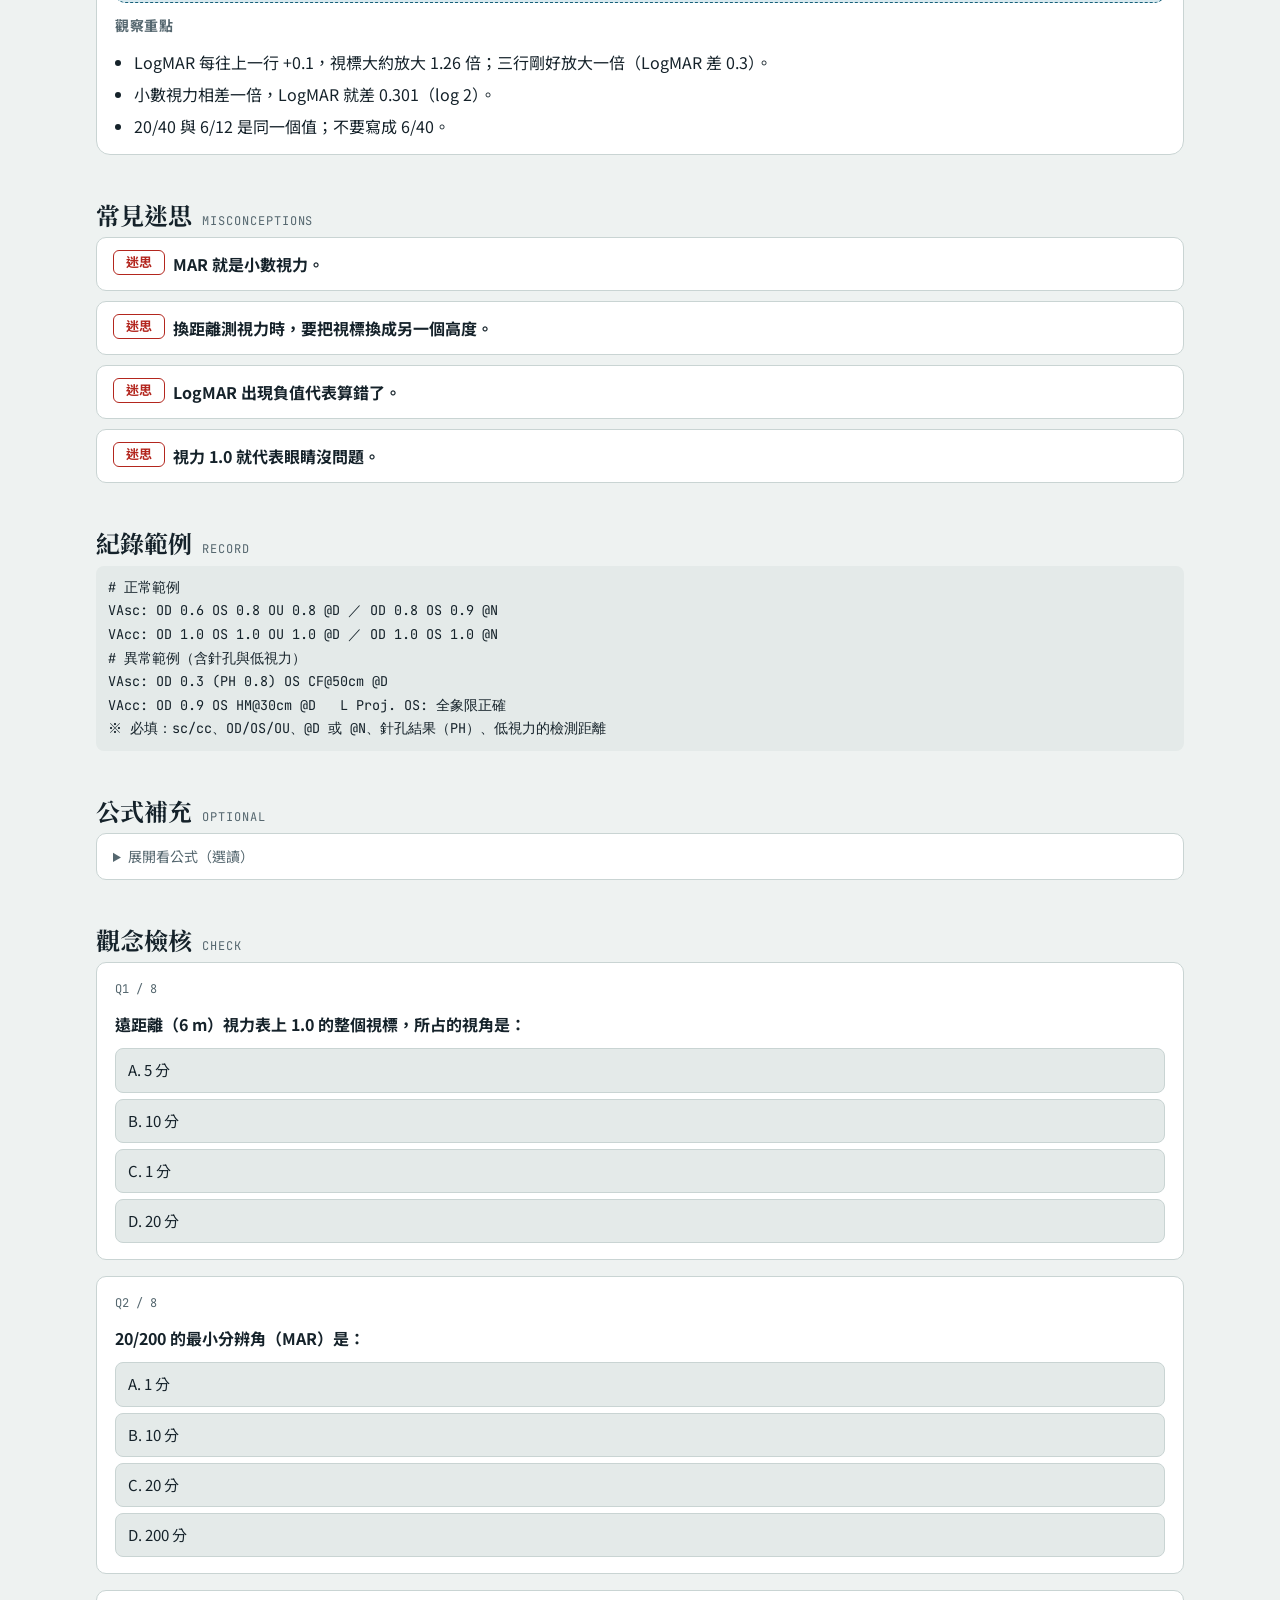
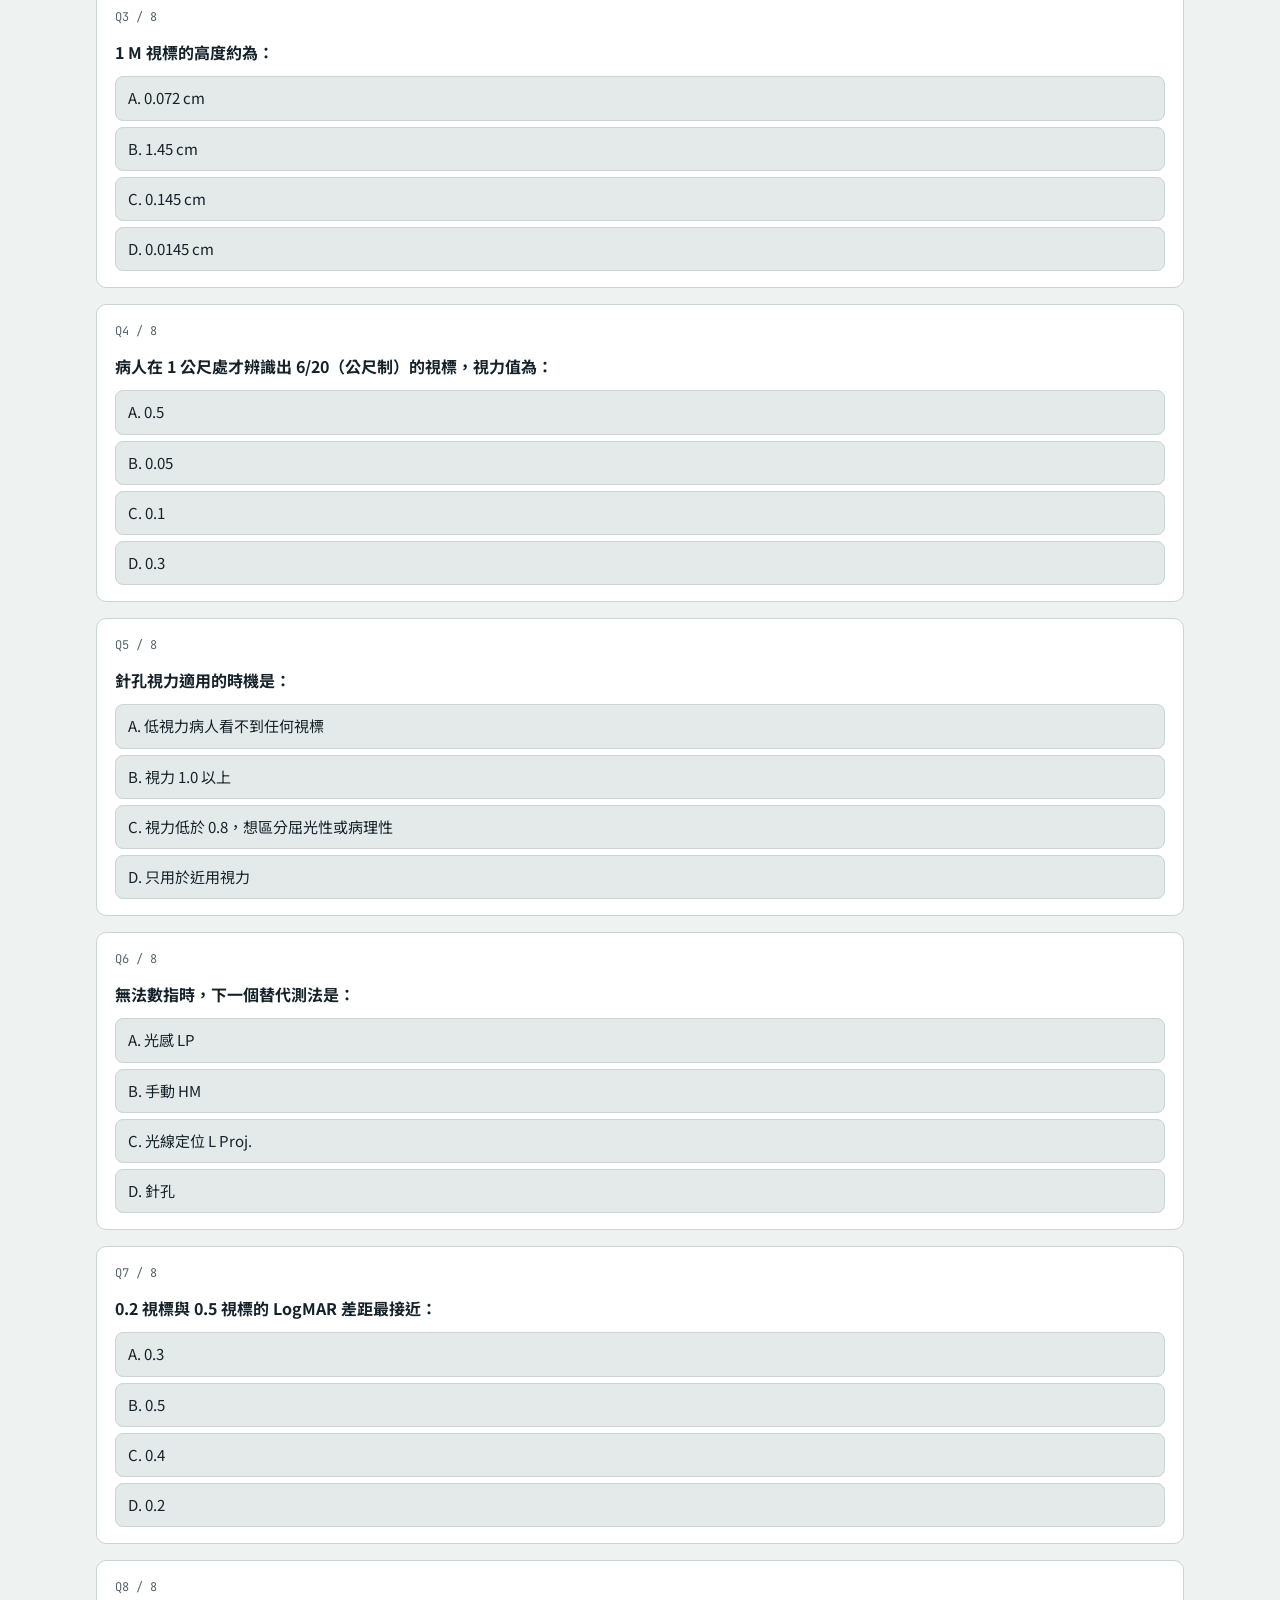
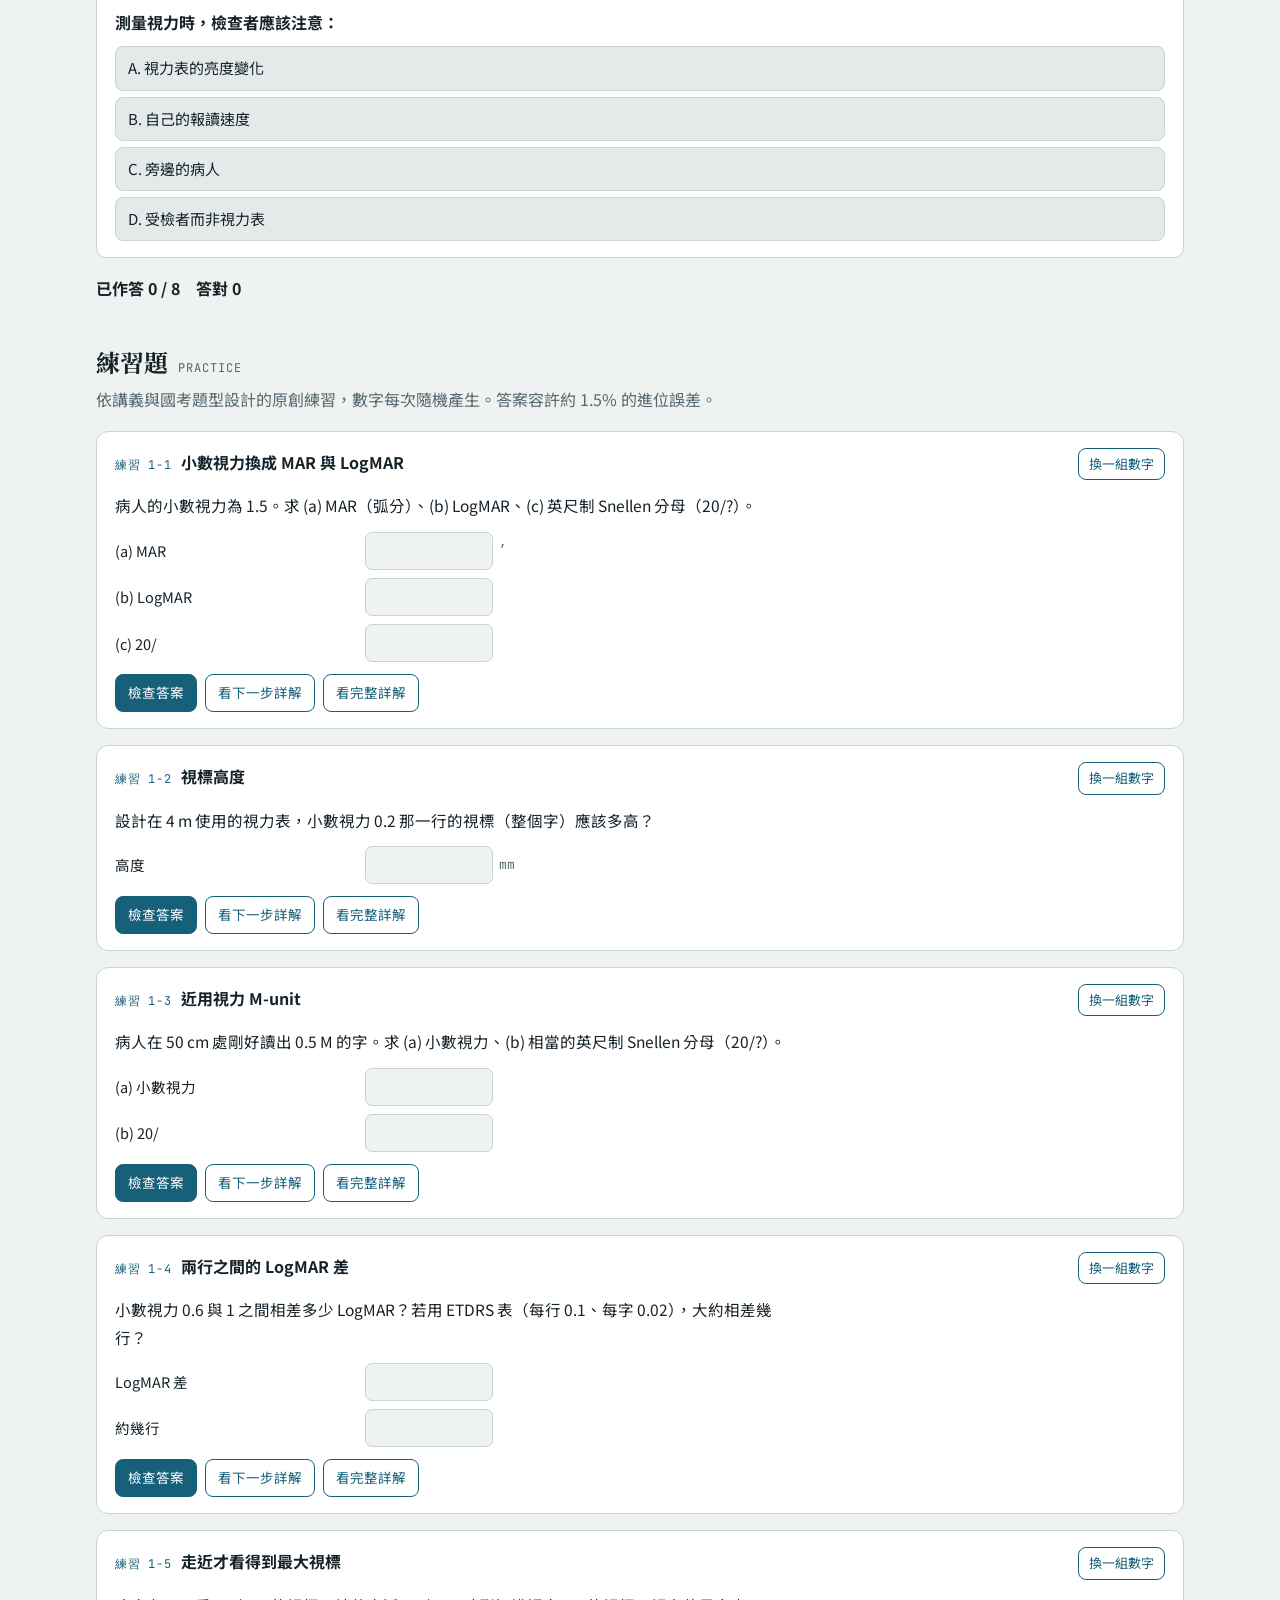
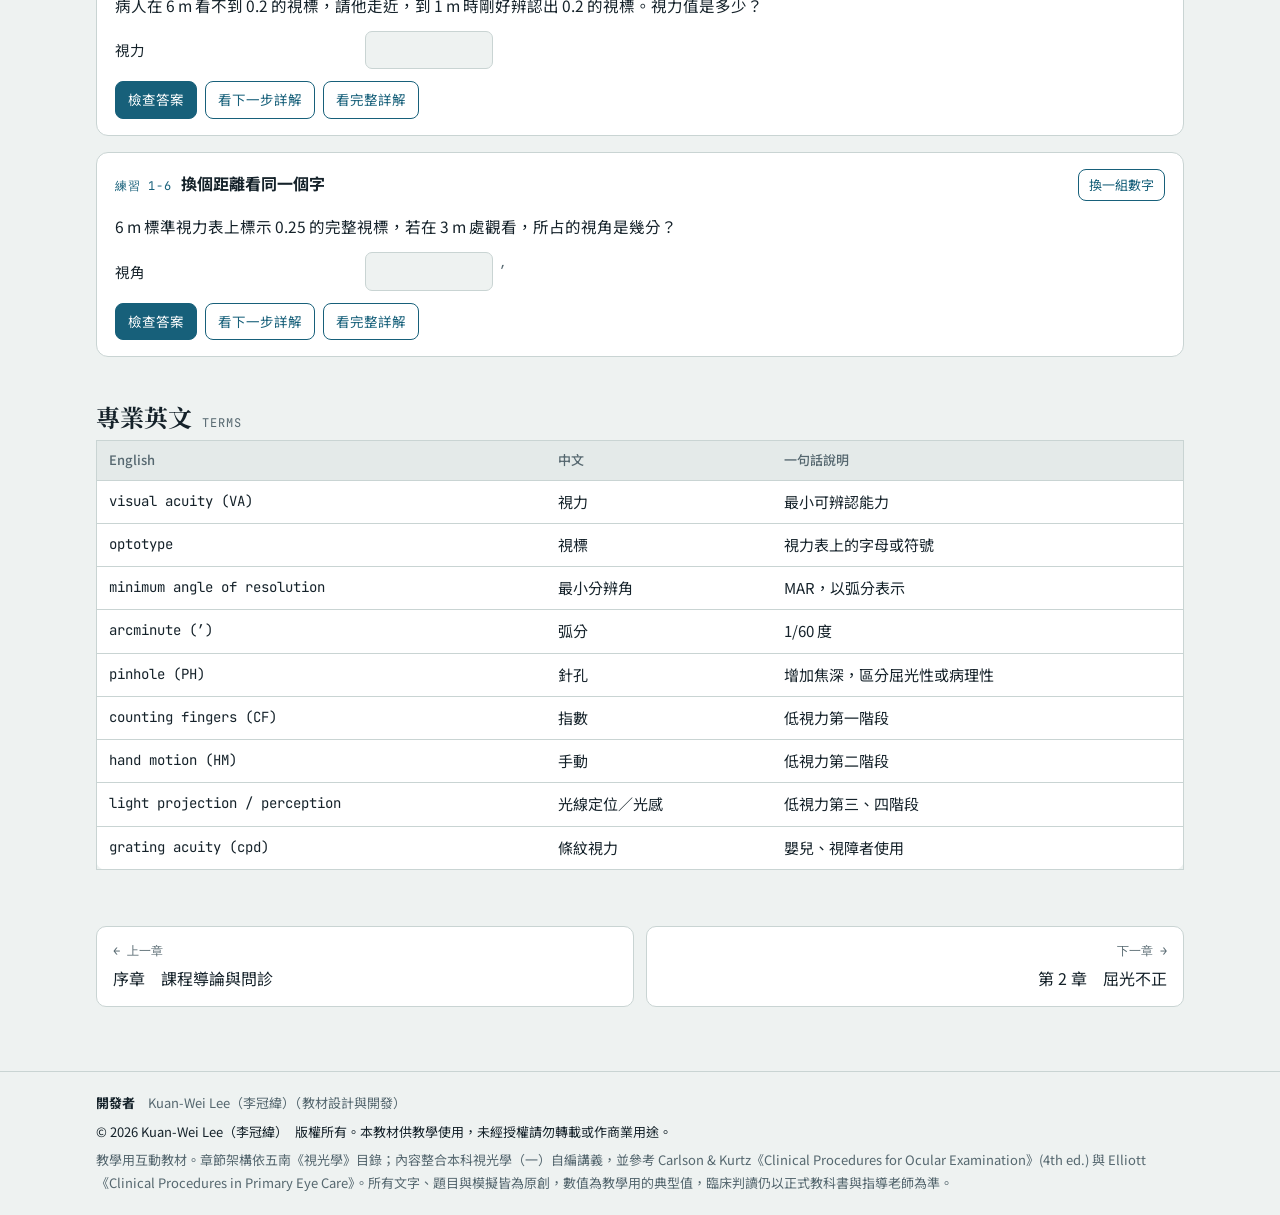
<file: ch01.html>
<!doctype html>
<html lang="zh-Hant">
<head>
<meta charset="utf-8">
<meta name="viewport" content="width=device-width, initial-scale=1, viewport-fit=cover">
<script src="assets/analytics.js"></script>
<title>第 1 章 視力表示與視力表原理｜視光學臨床實驗台</title>
<link rel="preconnect" href="https://fonts.googleapis.com">
<link rel="stylesheet" href="https://fonts.googleapis.com/css2?family=JetBrains+Mono:wght@400;500&family=Noto+Sans+TC:wght@400;500;700&family=Noto+Serif+TC:wght@600;700&display=swap">
<link rel="stylesheet" href="assets/style.css">
</head>
<body data-chapter="ch01">
<header id="topbar"></header>
<main class="wrap">
  <div class="chapter-head">
    <div class="eyebrow">Chapter 01</div>
    <h1>視力表示與視力表原理</h1>
    <div class="en">Visual Acuity &amp; Chart Design</div>
    <p class="lede">視力是「最小可辨認能力」，它的單位其實是<b>角度</b>。只要記住 1.0 的視標整體占 5 分視角、筆劃占 1 分視角，小數、Snellen、MAR、LogMAR、M-unit 都只是同一個角度的不同寫法。</p>
  </div>

  <section class="block">
    <h2>教科書對照 <span class="tag">SYLLABUS MAP</span></h2>
    <div id="secmap"></div>
  </section>

  <section class="block">
    <h2>學習目標 <span class="tag">GOALS</span></h2>
    <ul class="goals">
      <li>說明視力的定義，以及為什麼它以視角（弧分）為單位。</li>
      <li>完成遠用、近用、針孔視力的施測，並知道視力極低時的四階段替代測法。</li>
      <li>完成小數視力、Snellen 分數、MAR、LogMAR 與 M-unit 的互換。</li>
      <li>寫出完整的視力紀錄：sc/cc、OD/OS/OU、@D 或 @N、針孔結果。</li>
    </ul>
  </section>

  <section class="block">
    <h2>核心觀念 <span class="tag">KEY IDEAS</span></h2>
    <div class="concepts">
      <div class="concept"><span class="en-term">Visual acuity, minimum legible</span><h3>視力的定義</h3><p>視覺系統察覺與分析細節的能力。視力表只測到「解析能力」這一項，所以視力 1.0 不等於視覺功能正常。</p></div>
      <div class="concept"><span class="en-term">5 arcmin / 1 arcmin</span><h3>視標設計</h3><p>1.0 的視標總高 5 分視角，每一筆劃與間隙 1 分視角。視標需滿足可辨認性、大小與距離的關係、對比度（臨床 90% 以上）與形狀一致性。</p></div>
      <div class="concept"><span class="en-term">MAR &amp; LogMAR</span><h3>最小分辨角</h3><p>MAR ＝ 1 ÷ 小數視力（弧分）；LogMAR ＝ log(MAR)。1.0 → MAR 1 → LogMAR 0；負值代表比 1.0 更好。ETDRS 每行 0.1，每個字母 0.02。</p></div>
      <div class="concept"><span class="en-term">M-unit, N-scale</span><h3>近用視標</h3><p>1 M 是在 1 公尺處占 5 分視角的字，高約 1.45 mm。VA ＝ m ÷ M（小 m 除大 M）。N-scale 以印刷點數表示，數字越小字越小。</p></div>
      <div class="concept"><span class="en-term">Pinhole &amp; low vision</span><h3>針孔與低視力</h3><p>視力低於 0.8 時加針孔：視力提升代表屈光性，不提升要懷疑病理性。看不到最大視標時依序 CF → HM → L Proj.（9 個位置）→ LP。</p></div>
      <div class="concept"><span class="newtag">補充</span><span class="en-term">Standard testing conditions</span><h3>視力檢測標準</h3><p>標準視力表亮度約 80–320 cd/m²（ISO 8596），黑白對比 90% 以上，遠用 6 m（或鏡面反射 3 m）、近用 40 cm。WHO 以較好眼的視力分級：低於 6/12 輕度、低於 6/18 中度、低於 6/60 重度、低於 3/60 為盲。</p></div>
    </div>
  </section>

  <section class="block">
    <h2>互動實驗 <span class="tag">LAB</span></h2>

    <div class="lab">
      <div class="lab-head"><span class="lab-no">LAB 1-1</span><h3>視標大小與視角</h3></div>
      <div class="lab-body">
        <div class="lab-stage"><canvas id="cv-ang" aria-label="視標高度與視角"></canvas><span class="hint">角度已放大示意</span></div>
        <div class="lab-panel">
          <div class="ctrl"><label for="a-va">視標行（小數視力） <output id="a-va-out"></output></label><input type="range" id="a-va" min="0" max="11" step="1" value="7"></div>
          <div class="ctrl"><label for="a-d">測試距離 <output id="a-d-out"></output></label><input type="range" id="a-d" min="0.4" max="6" step="0.1" value="6"></div>
          <div class="ctrl"><label class="check"><input type="checkbox" id="a-fix"> 固定視標高度（把同一張表拿近）</label></div>
          <div class="readout">
            <div class="row"><span>視標高度</span><b id="a-h">—</b></div>
            <div class="row"><span>所占視角</span><b id="a-ang">—</b></div>
            <div class="row"><span>筆劃寬度</span><b id="a-str">—</b></div>
            <div class="row"><span>此時的視力值</span><b id="a-v">—</b></div>
          </div>
        </div>
      </div>
      <div class="observe">
        <div class="predict" data-answer="0">
          <p class="q">6 公尺視力表 1.0 的視標高 8.73 mm。若改在 2 公尺測試，1.0 的視標應該做成多高？</p>
          <div class="opts"><button>2.91 mm</button><button>4.36 mm</button><button>8.73 mm</button><button>17.46 mm</button></div>
          <p class="why">視標高度與距離成正比，距離變成 1/3，高度也變成 1/3：8.73 ÷ 3 ＝ 2.91 mm（106 專技高考）。把距離拉到 2.0 m 驗證看看。</p>
        </div>
        <h4>觀察重點</h4><ul>
          <li>勾選「固定視標高度」再把距離拉近：同一個字所占的視角變大，視力值跟著改變。</li>
          <li>1.0 的字在 6 m 是 8.73 mm；在 1 m 是 1.45 mm（就是 1 M 的定義）。</li>
          <li>筆劃永遠是整個視標的 1/5。</li>
        </ul>
      </div>
    </div>

    <div class="lab">
      <div class="lab-head"><span class="lab-no">LAB 1-2</span><h3>視力表示法換算器</h3></div>
      <div class="lab-body">
        <div class="lab-stage"><canvas id="cv-chart" aria-label="LogMAR 視力表"></canvas><span class="hint">點視力表上的一行也可以</span></div>
        <div class="lab-panel">
          <div class="ctrl"><label>輸入方式</label>
            <div class="seg" id="c-mode"><button data-v="lm" aria-pressed="true">LogMAR</button><button data-v="m">M-unit 近用</button></div></div>
          <div class="ctrl" id="c-lm-box"><label for="c-lm">LogMAR <output id="c-lm-out"></output></label><input type="range" id="c-lm" min="-0.3" max="1" step="0.1" value="0.3"></div>
          <div id="c-m-box" hidden>
            <div class="ctrl"><label for="c-md">測試距離 m <output id="c-md-out"></output></label><input type="range" id="c-md" min="0.2" max="1" step="0.05" value="0.4"></div>
            <div class="ctrl"><label for="c-mM">讀到的視標 M <output id="c-mM-out"></output></label><input type="range" id="c-mM" min="0" max="11" step="1" value="5"></div>
          </div>
          <div class="readout">
            <div class="row"><span>小數視力</span><b id="c-dec">—</b></div>
            <div class="row"><span>Snellen（英尺）</span><b id="c-ft">—</b></div>
            <div class="row"><span>公尺制</span><b id="c-me">—</b></div>
            <div class="row"><span>MAR</span><b id="c-mar">—</b></div>
            <div class="row"><span>LogMAR</span><b id="c-log">—</b></div>
          </div>
          <div class="verdict" id="c-who"></div>
        </div>
      </div>
      <div class="observe">
        <div class="predict" data-answer="3">
          <p class="q">病人在 40 cm 處讀到 2.0 M 的字，相當於 Snellen 的哪一行？</p>
          <div class="opts"><button>20/20</button><button>20/40</button><button>20/50</button><button>20/100</button></div>
          <p class="why">VA ＝ m ÷ M ＝ 0.4 ÷ 2.0 ＝ 0.2，也就是 20/100、MAR 5、LogMAR 0.7。切到「M-unit 近用」驗證看看。</p>
        </div>
        <h4>觀察重點</h4><ul>
          <li>LogMAR 每往上一行 +0.1，視標大約放大 1.26 倍；三行剛好放大一倍（LogMAR 差 0.3）。</li>
          <li>小數視力相差一倍，LogMAR 就差 0.301（log 2）。</li>
          <li>20/40 與 6/12 是同一個值；不要寫成 6/40。</li>
        </ul>
      </div>
    </div>
  </section>

  <section class="block">
    <h2>常見迷思 <span class="tag">MISCONCEPTIONS</span></h2>
    <div class="myths">
      <details class="myth"><summary>MAR 就是小數視力。</summary><div class="fix">MAR 是小數視力的倒數。0.5 的 MAR 是 2 弧分，不是 0.5。</div></details>
      <details class="myth"><summary>換距離測視力時，要把視標換成另一個高度。</summary><div class="fix">視標是固定的，改變的是它所占的視角。所以在非標準距離測得的值要換算：VA ＝ 實際距離 ÷ 設計距離。</div></details>
      <details class="myth"><summary>LogMAR 出現負值代表算錯了。</summary><div class="fix">負值代表視力優於 1.0，例如 1.25 → −0.1、2.0 → −0.3，是正常的。</div></details>
      <details class="myth"><summary>視力 1.0 就代表眼睛沒問題。</summary><div class="fix">視力表只測解析能力，辨識、認知、定位、移動能力都沒測到；視野缺損、色覺異常的人也可能有 1.0。</div></details>
    </div>
  </section>

  <section class="block">
    <h2>紀錄範例 <span class="tag">RECORD</span></h2>
    <div class="rec"># 正常範例
VAsc: OD 0.6 OS 0.8 OU 0.8 @D ／ OD 0.8 OS 0.9 @N
VAcc: OD 1.0 OS 1.0 OU 1.0 @D ／ OD 1.0 OS 1.0 @N
# 異常範例（含針孔與低視力）
VAsc: OD 0.3 (PH 0.8) OS CF@50cm @D
VAcc: OD 0.9 OS HM@30cm @D   L Proj. OS: 全象限正確
※ 必填：sc/cc、OD/OS/OU、@D 或 @N、針孔結果（PH）、低視力的檢測距離</div>
  </section>

  <section class="block">
    <h2>公式補充 <span class="tag">OPTIONAL</span></h2>
    <details class="formula"><summary>展開看公式（選讀）</summary><div>
      <p>視標高度：<span class="eq">h ＝ 2d · tan(θ/2) ≈ d · tan θ</span>（θ 為整個視標所占視角，1.0 時 θ ＝ 5′）</p>
      <p>視力值：<span class="eq">VA ＝ 測試距離 ÷ 該視標為 5′ 時的設計距離</span></p>
      <p>MAR 與 LogMAR：<span class="eq">MAR ＝ 1 / VA</span>　<span class="eq">LogMAR ＝ log₁₀(MAR)</span></p>
      <p>近用：<span class="eq">VA ＝ m / M</span>（m 為測試距離公尺，M 為視標 M 值）</p>
      <p class="note">講義第 3 週例題寫成「h ＝ 2 × 6 × tan(0.0833°)」，0.0833° 是整個 5′；若用 2d 的寫法，角度要用一半（2.5′ ＝ 0.0417°）才會得到 8.73 mm。兩種寫法結果相同，請擇一使用。</p>
    </div></details>
  </section>

  <section class="block">
    <h2>觀念檢核 <span class="tag">CHECK</span></h2>
    <div id="quiz"></div>
  </section>

  <section class="block">
    <h2>練習題 <span class="tag">PRACTICE</span></h2>
    <p class="sub">依講義與國考題型設計的原創練習，數字每次隨機產生。答案容許約 1.5% 的進位誤差。</p>
    <div id="practice"></div>
  </section>

  <section class="block">
    <h2>專業英文 <span class="tag">TERMS</span></h2>
    <div class="terms-wrap"><table class="terms">
      <tr><th>English</th><th>中文</th><th>一句話說明</th></tr>
      <tr><td>visual acuity (VA)</td><td>視力</td><td>最小可辨認能力</td></tr>
      <tr><td>optotype</td><td>視標</td><td>視力表上的字母或符號</td></tr>
      <tr><td>minimum angle of resolution</td><td>最小分辨角</td><td>MAR，以弧分表示</td></tr>
      <tr><td>arcminute (′)</td><td>弧分</td><td>1/60 度</td></tr>
      <tr><td>pinhole (PH)</td><td>針孔</td><td>增加焦深，區分屈光性或病理性</td></tr>
      <tr><td>counting fingers (CF)</td><td>指數</td><td>低視力第一階段</td></tr>
      <tr><td>hand motion (HM)</td><td>手動</td><td>低視力第二階段</td></tr>
      <tr><td>light projection / perception</td><td>光線定位／光感</td><td>低視力第三、四階段</td></tr>
      <tr><td>grating acuity (cpd)</td><td>條紋視力</td><td>嬰兒、視障者使用</td></tr>
    </table></div>
  </section>

  <nav id="pager"></nav>
</main>
<footer id="footer"></footer>
<script src="assets/config.js"></script>
<script src="assets/core.js"></script>
<script src="assets/practice.js"></script>
<script src="assets/problems/ch01.js"></script>
<script>document.addEventListener("DOMContentLoaded", () => { OBPractice.mount("practice", "ch01"); OL.sectionMap("secmap", "ch01"); });</script>
<script>
(function () {
  const { Stage, range, seg, quiz, check } = OL;
  const ROWS = [0.1, 0.2, 0.3, 0.4, 0.5, 0.6, 0.7, 0.8, 0.9, 1.0, 1.2, 1.5];
  const ARC = Math.PI / 180 / 60;
  const f2 = (v) => v.toFixed(2);

  /* ---------- LAB 1-1 ---------- */
  const vaR = range("a-va", (i) => ROWS[i].toFixed(1), () => st.render());
  const dR = range("a-d", (v) => v.toFixed(1) + " m", () => st.render());
  const fix = check("a-fix", () => st.render());
  const hNow = () => 2 * dR.value * Math.tan((5 / ROWS[vaR.value]) * ARC / 2) * 1000; // mm（依 6 m 設計）
  function hDesign() { return 2 * 6 * Math.tan((5 / ROWS[vaR.value]) * ARC / 2) * 1000; }
  const st = new Stage("cv-ang", { xmin: -0.6, xmax: 6.6, ymin: -1.2, ymax: 1.2, aspect: 0.48, minH: 240, maxH: 380, draw: (s, c) => {
    const d = dR.value;
    // 固定高度模式：視標用 6 m 表的高度；否則依距離縮放到該行在此距離的正確大小
    const h = fix.value ? hDesign() : hNow();
    const ang = 2 * Math.atan((h / 1000) / 2 / d) / ARC; // 弧分
    const va = 5 / ang;
    // 示意：角度放大，半高（世界單位）
    const half = Math.min(1.05, ang * 0.0033 * d);
    // 眼睛
    const cx = s.X(0), cy = s.Y(0), r = 18;
    s.ctx.save(); s.ctx.beginPath(); s.ctx.arc(cx, cy, r, 0, Math.PI * 2); s.ctx.fillStyle = c.glass; s.ctx.fill(); s.ctx.strokeStyle = c.glassEdge; s.ctx.lineWidth = 1.4; s.ctx.stroke();
    s.ctx.beginPath(); s.ctx.arc(cx + r * 0.62, cy, 5, 0, Math.PI * 2); s.ctx.fillStyle = c.ink; s.ctx.fill(); s.ctx.restore();
    s.line(0, 0, d, half, { color: c.ray, w: 1.4 }); s.line(0, 0, d, -half, { color: c.ray, w: 1.4 });
    s.line(0, 0, 6.4, 0, { color: c.muted, w: 1, dash: [8, 4, 2, 4], alpha: 0.7 });
    // 視標 E（5 筆劃）
    const X = s.X(d), top = s.Y(half), bot = s.Y(-half), H = bot - top, W = H, u = H / 5;
    const ctx = s.ctx; ctx.save(); ctx.fillStyle = c.ink;
    ctx.fillRect(X, top, u, H);
    for (const k of [0, 2, 4]) ctx.fillRect(X, top + k * u, W, u);
    ctx.restore();
    // 角度弧
    ctx.save(); ctx.strokeStyle = c.accent; ctx.lineWidth = 1.4; ctx.beginPath();
    const ra = 46, a = Math.atan2(cy - top, X - cx); ctx.arc(cx, cy, ra, -a, a); ctx.stroke(); ctx.restore();
    s.text(ang < 100 ? ang.toFixed(ang < 10 ? 2 : 1) + "′" : (ang / 60).toFixed(2) + "°", 0, 0, { dx: 70, dy: -14, color: c.accent, weight: 700, font: c.mono, size: 12 });
    s.text(`${d.toFixed(1)} m`, d / 2, -1.05, { color: c.muted, size: 11, font: c.mono });
    s.line(0, -0.9, d, -0.9, { color: c.muted, w: 1 });
    s.text("眼", 0, -0.55, { color: c.muted, size: 12 });
    document.getElementById("a-h").textContent = f2(h) + " mm";
    document.getElementById("a-ang").textContent = ang.toFixed(2) + " 弧分";
    document.getElementById("a-str").textContent = f2(h / 5) + " mm（" + (ang / 5).toFixed(2) + "′）";
    document.getElementById("a-v").textContent = va.toFixed(2) + (fix.value ? "（同一個字拿近）" : "");
  } });

  /* ---------- LAB 1-2 ---------- */
  const MS = [0.25, 0.32, 0.4, 0.5, 0.63, 0.8, 1.0, 1.25, 1.6, 2.0, 2.5, 4.0];
  const mode = seg("c-mode", (v) => { document.getElementById("c-lm-box").hidden = v !== "lm"; document.getElementById("c-m-box").hidden = v === "lm"; ch.render(); });
  const lmR = range("c-lm", (v) => (v < 0 ? "−" : "") + Math.abs(v).toFixed(1), () => ch.render());
  const mdR = range("c-md", (v) => v.toFixed(2) + " m", () => ch.render());
  const mMR = range("c-mM", (i) => MS[i].toFixed(2) + " M", () => ch.render());
  const LINES = [], YS = []; for (let k = 10; k >= -3; k--) LINES.push(k / 10);
  const LET = "ZHNDVCKROS";
  const ch = new Stage("cv-chart", { xmin: 0, xmax: 10, ymin: 0, ymax: 10, aspect: 0.9, minH: 300, maxH: 520, draw: (s, c) => {
    const lm = currentLM();
    const ctx = s.ctx, W = s.w, Hh = s.h;
    let y = 10;
    const base = Hh / 80; // LogMAR 0 的字高（px）
    LINES.forEach((L, i) => {
      const hpx = base * Math.pow(10, L);
      const gap = Math.max(hpx * 0.55, 6);
      y += hpx / 2;
      const sel = Math.abs(L - lm) < 0.051;
      if (sel) { ctx.save(); ctx.fillStyle = c.accent; ctx.globalAlpha = 0.14; ctx.fillRect(0, y - hpx / 2 - gap * 0.35, W, hpx + gap * 0.7); ctx.restore(); }
      ctx.save(); ctx.fillStyle = sel ? c.accent : c.ink; ctx.textBaseline = "middle"; ctx.textAlign = "center";
      ctx.font = `700 ${Math.max(3, hpx * 1.35)}px ${c.mono}`;
      const sp = hpx * 1.6, n = Math.max(1, Math.min(5, Math.floor((W - 90) / sp)));
      for (let j = 0; j < n; j++) ctx.fillText(LET[(i * 3 + j * 7) % LET.length], W * 0.45 + (j - 2) * sp, y);
      ctx.font = `500 11px ${c.mono}`; ctx.textAlign = "left"; ctx.fillStyle = c.muted;
      ctx.fillText((L < 0 ? "−" : " ") + Math.abs(L).toFixed(1), 8, y);
      ctx.textAlign = "right"; ctx.fillText((1 / Math.pow(10, L)).toFixed(L > 0.95 ? 2 : 1), W - 8, y);
      ctx.restore();
      YS[i] = y;
      y += hpx / 2 + gap;
    });
    s.text("LogMAR", 8, 6, { px: true, align: "left", size: 10, color: c.muted });
    s.text("小數", W - 8, 6, { px: true, align: "right", size: 10, color: c.muted });
    out(lm);
  } });
  ch.cv.addEventListener("click", (e) => {
    const r = ch.cv.getBoundingClientRect(), py = e.clientY - r.top;
    let best = 0, bd = 1e9; LINES.forEach((L, i) => { const d = Math.abs(YS[i] - py); if (d < bd) { bd = d; best = L; } });
    mode.set("lm"); lmR.value = best; ch.render();
  });
  function currentLM() {
    if (mode.value === "lm") return Math.round(lmR.value * 10) / 10;
    const va = mdR.value / MS[mMR.value];
    return Math.log10(1 / va);
  }
  function out(lm) {
    const mar = Math.pow(10, lm), dec = 1 / mar;
    document.getElementById("c-dec").textContent = dec.toFixed(dec < 0.1 ? 3 : 2);
    document.getElementById("c-ft").textContent = "20/" + Math.round(20 * mar);
    document.getElementById("c-me").textContent = "6/" + (6 * mar).toFixed(6 * mar < 10 ? 1 : 0);
    document.getElementById("c-mar").textContent = mar.toFixed(2) + " 弧分";
    document.getElementById("c-log").textContent = (lm < -0.004 ? "−" : "") + Math.abs(lm).toFixed(2);
    const who = document.getElementById("c-who");
    if (dec >= 0.5) who.innerHTML = '<span class="pill ok">WHO 分級</span> 未達視力損傷';
    else if (dec >= 6 / 18) who.innerHTML = '<span class="pill warn">WHO 分級</span> 輕度視力損傷（低於 6/12）';
    else if (dec >= 0.1) who.innerHTML = '<span class="pill warn">WHO 分級</span> 中度視力損傷（低於 6/18）';
    else if (dec >= 0.05) who.innerHTML = '<span class="pill bad">WHO 分級</span> 重度視力損傷（低於 6/60）';
    else who.innerHTML = '<span class="pill bad">WHO 分級</span> 盲（低於 3/60）';
    who.innerHTML += '<br><span style="font-weight:400;font-size:13px;color:var(--muted)">（WHO 以較好眼的日常視力分級，這裡僅示意）</span>';
  }

  quiz("quiz", "ch01", [
    { q: "遠距離（6 m）視力表上 1.0 的整個視標，所占的視角是：", opts: ["1 分", "5 分", "10 分", "20 分"], a: 1, exp: "整個視標 5 分視角，每一筆劃 1 分視角。" },
    { q: "20/200 的最小分辨角（MAR）是：", opts: ["1 分", "10 分", "20 分", "200 分"], a: 1, exp: "MAR ＝ 200 ÷ 20 ＝ 10 弧分，也就是小數 0.1 的倒數。" },
    { q: "1 M 視標的高度約為：", opts: ["0.0145 cm", "0.072 cm", "0.145 cm", "1.45 cm"], a: 2, exp: "1 公尺處 5 分視角 ≈ 1.45 mm ＝ 0.145 cm（106 專技高考）。" },
    { q: "病人在 1 公尺處才辨識出 6/20（公尺制）的視標，視力值為：", opts: ["0.05", "0.1", "0.3", "0.5"], a: 0, exp: "VA ＝ 1 ÷ 20 ＝ 0.05。" },
    { q: "針孔視力適用的時機是：", opts: ["視力 1.0 以上", "視力低於 0.8，想區分屈光性或病理性", "低視力病人看不到任何視標", "只用於近用視力"], a: 1, exp: "針孔增加焦深、縮小模糊圈；視力提升代表屈光性，不提升要懷疑病理性。" },
    { q: "無法數指時，下一個替代測法是：", opts: ["光感 LP", "手動 HM", "光線定位 L Proj.", "針孔"], a: 1, exp: "順序為 CF → HM → L Proj. → LP。" },
    { q: "0.2 視標與 0.5 視標的 LogMAR 差距最接近：", opts: ["0.2", "0.3", "0.4", "0.5"], a: 2, exp: "log 5 − log 2 ＝ 0.699 − 0.301 ＝ 0.398 ≈ 0.4（109 專技高考）。" },
    { q: "測量視力時，檢查者應該注意：", opts: ["視力表的亮度變化", "受檢者而非視力表", "自己的報讀速度", "旁邊的病人"], a: 1, exp: "看著受檢者才能發現瞇眼、偏頭、偷看，避免結果虛高。" },
  ]);
})();
</script>
</body>
</html>
</file>
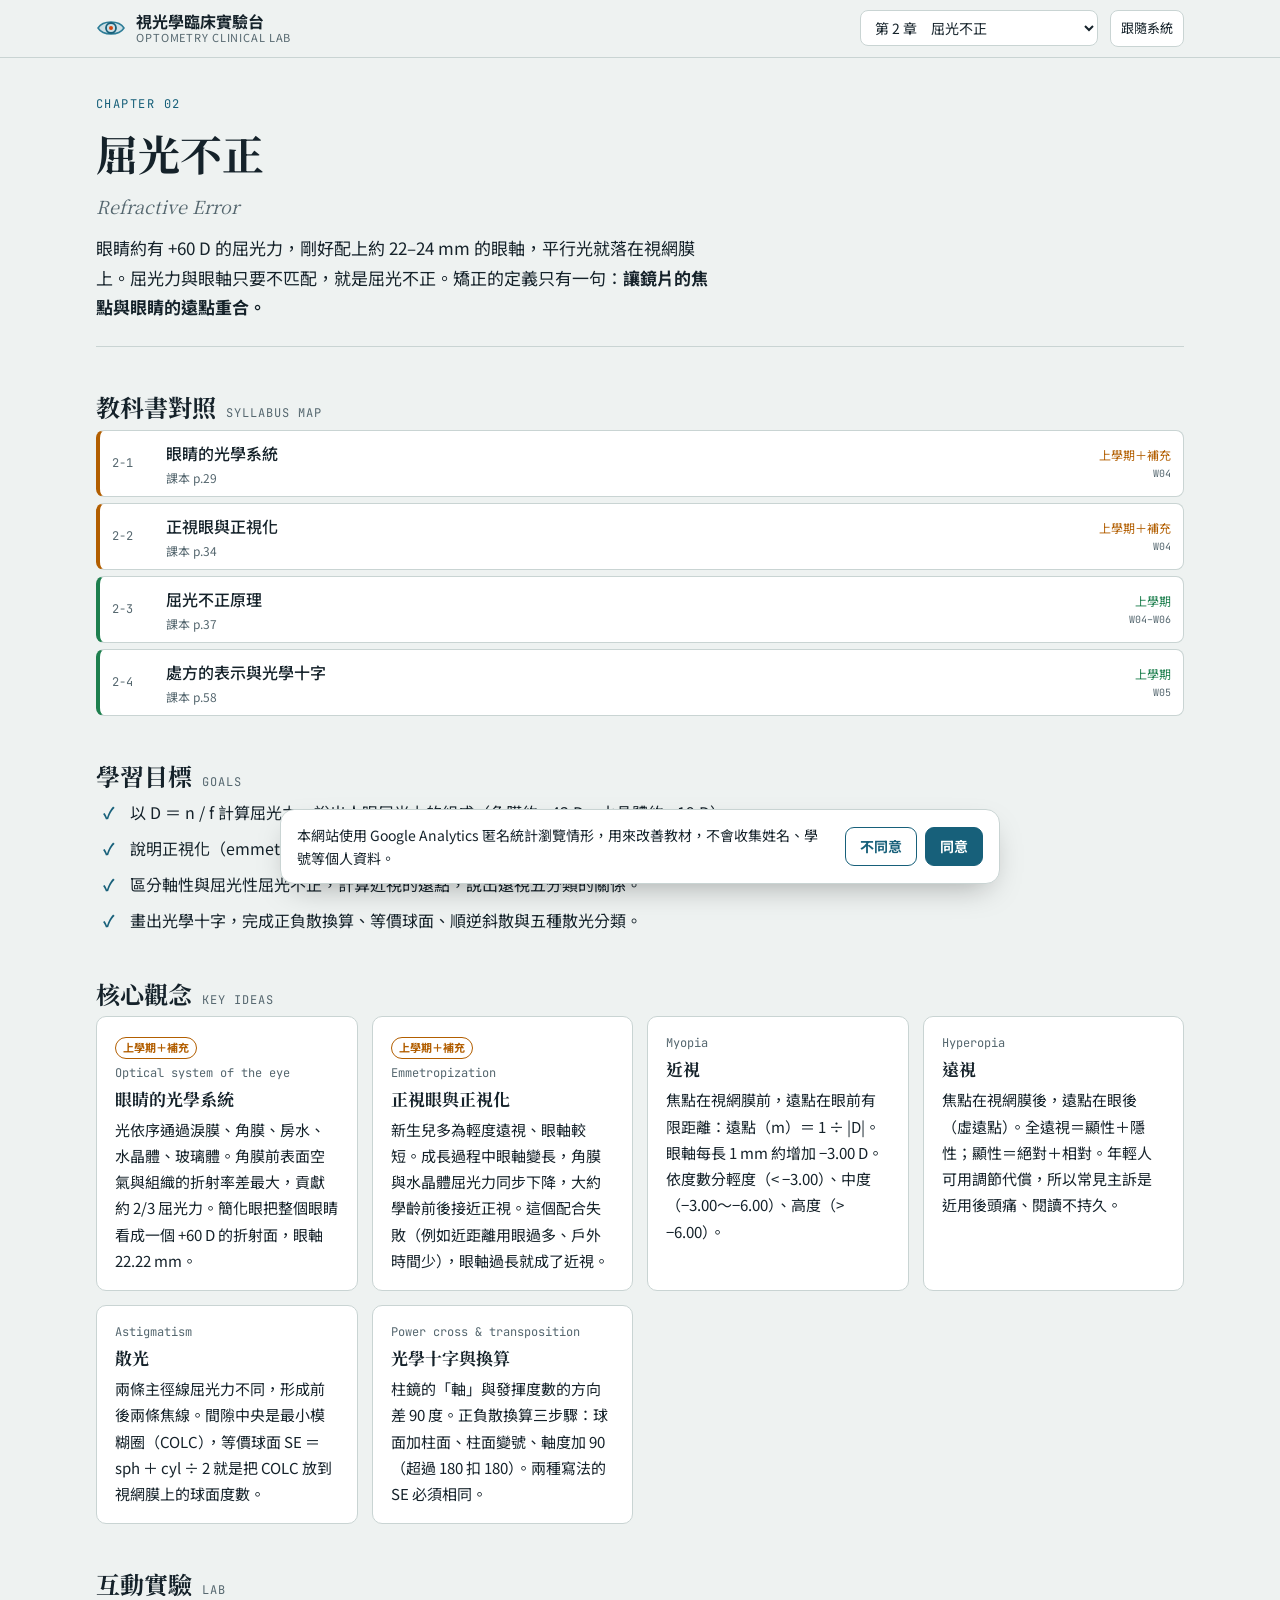
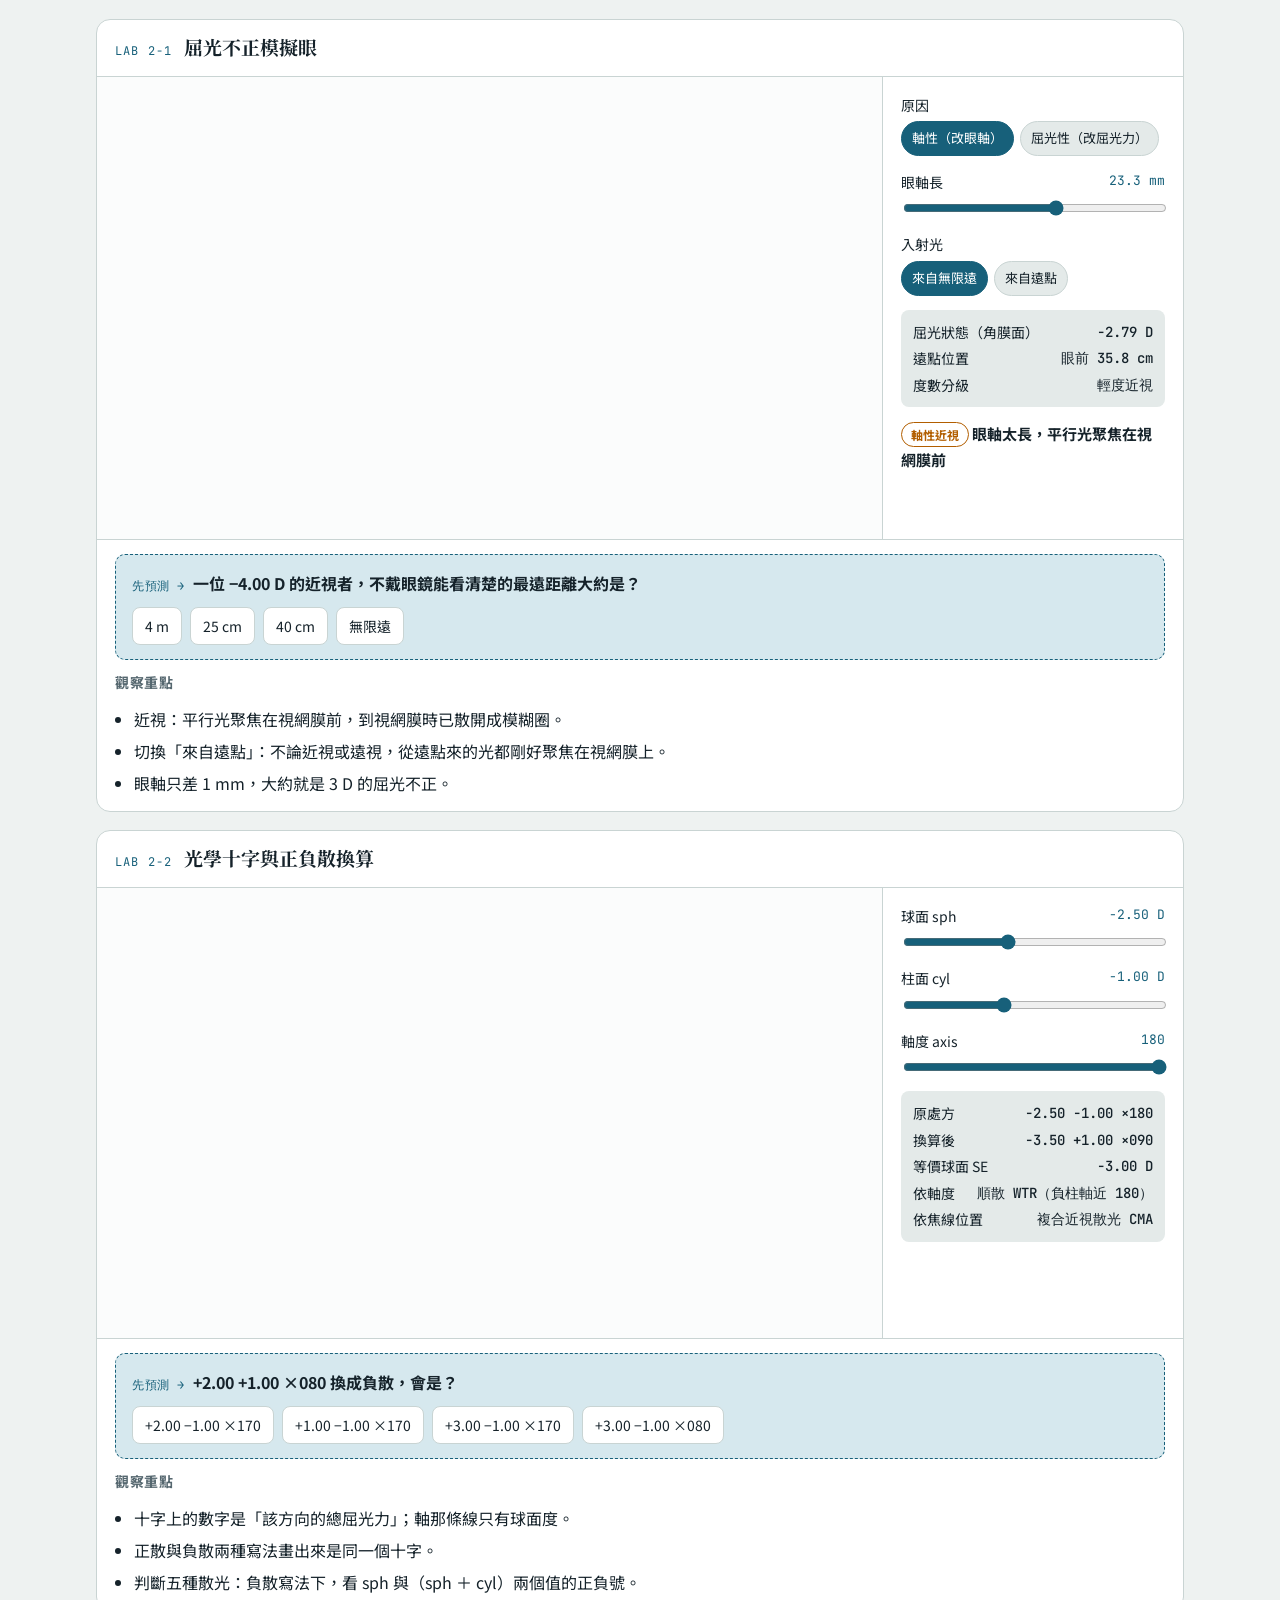
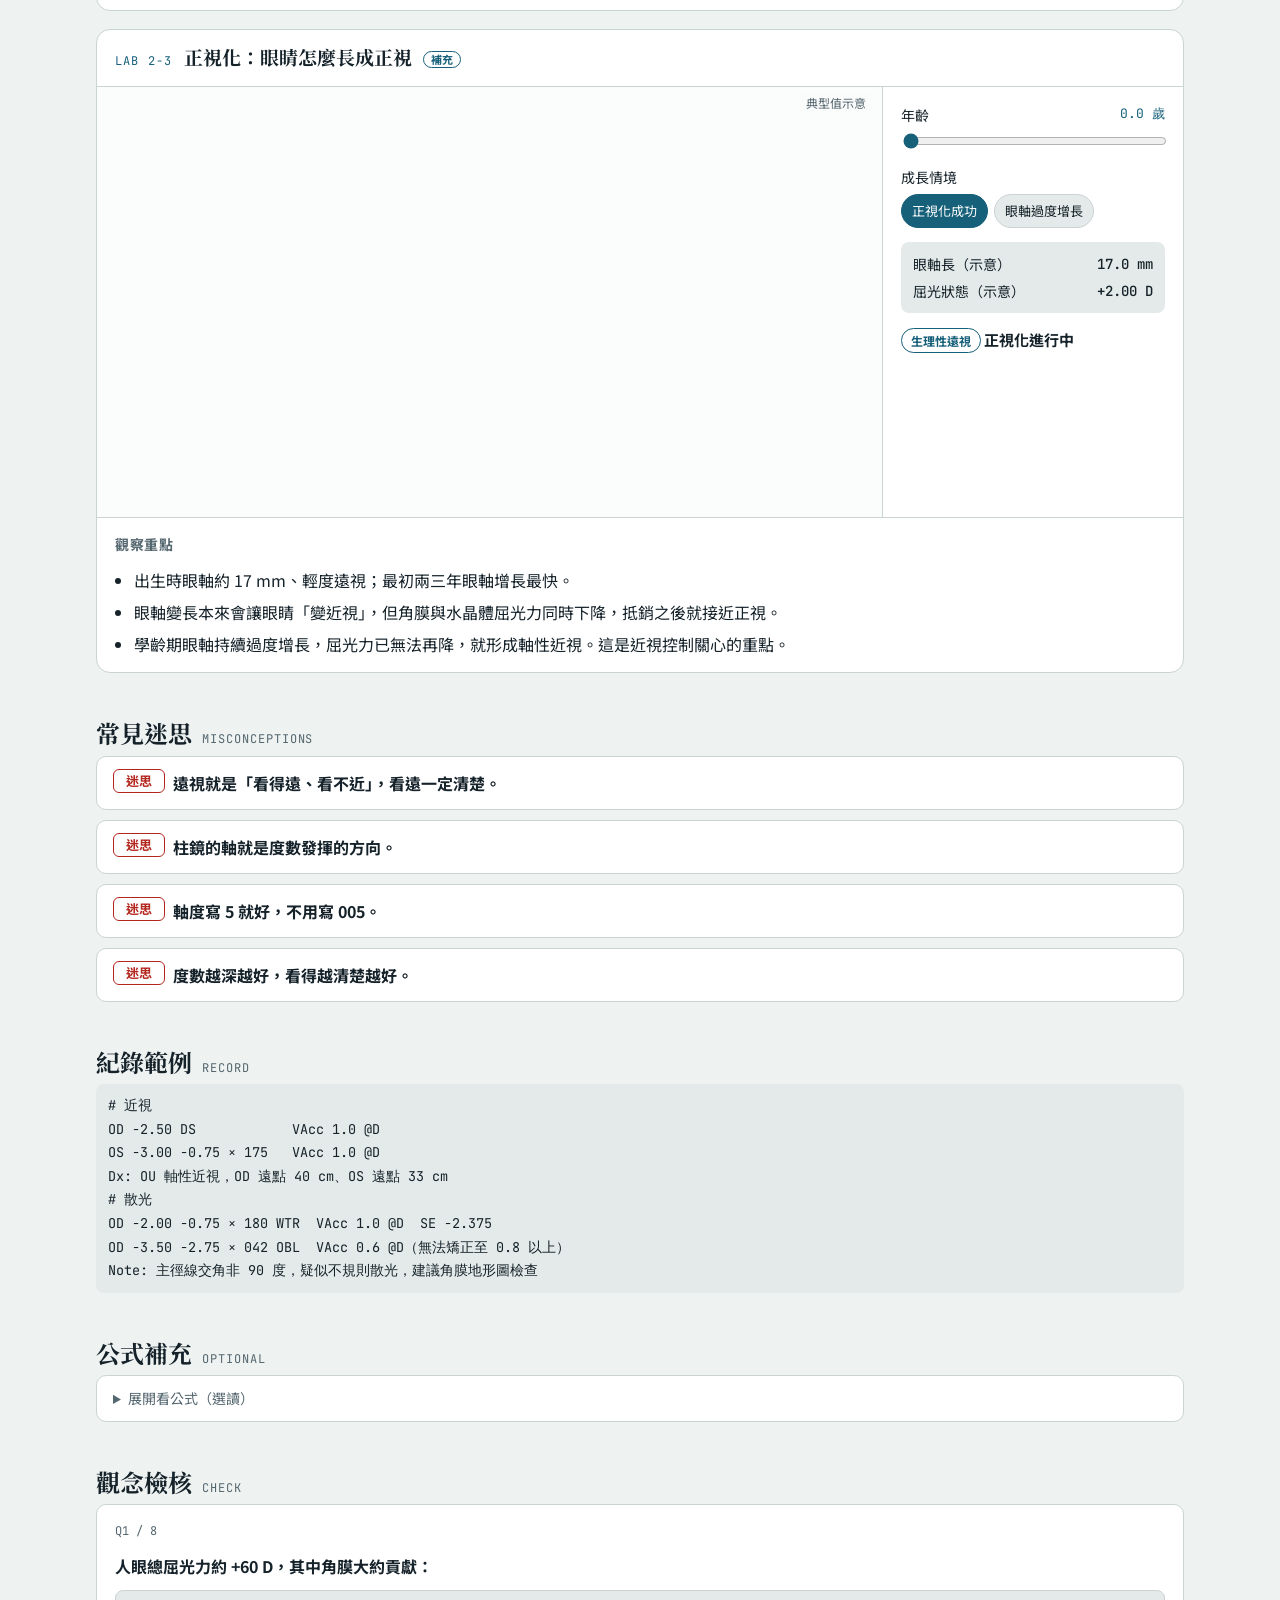
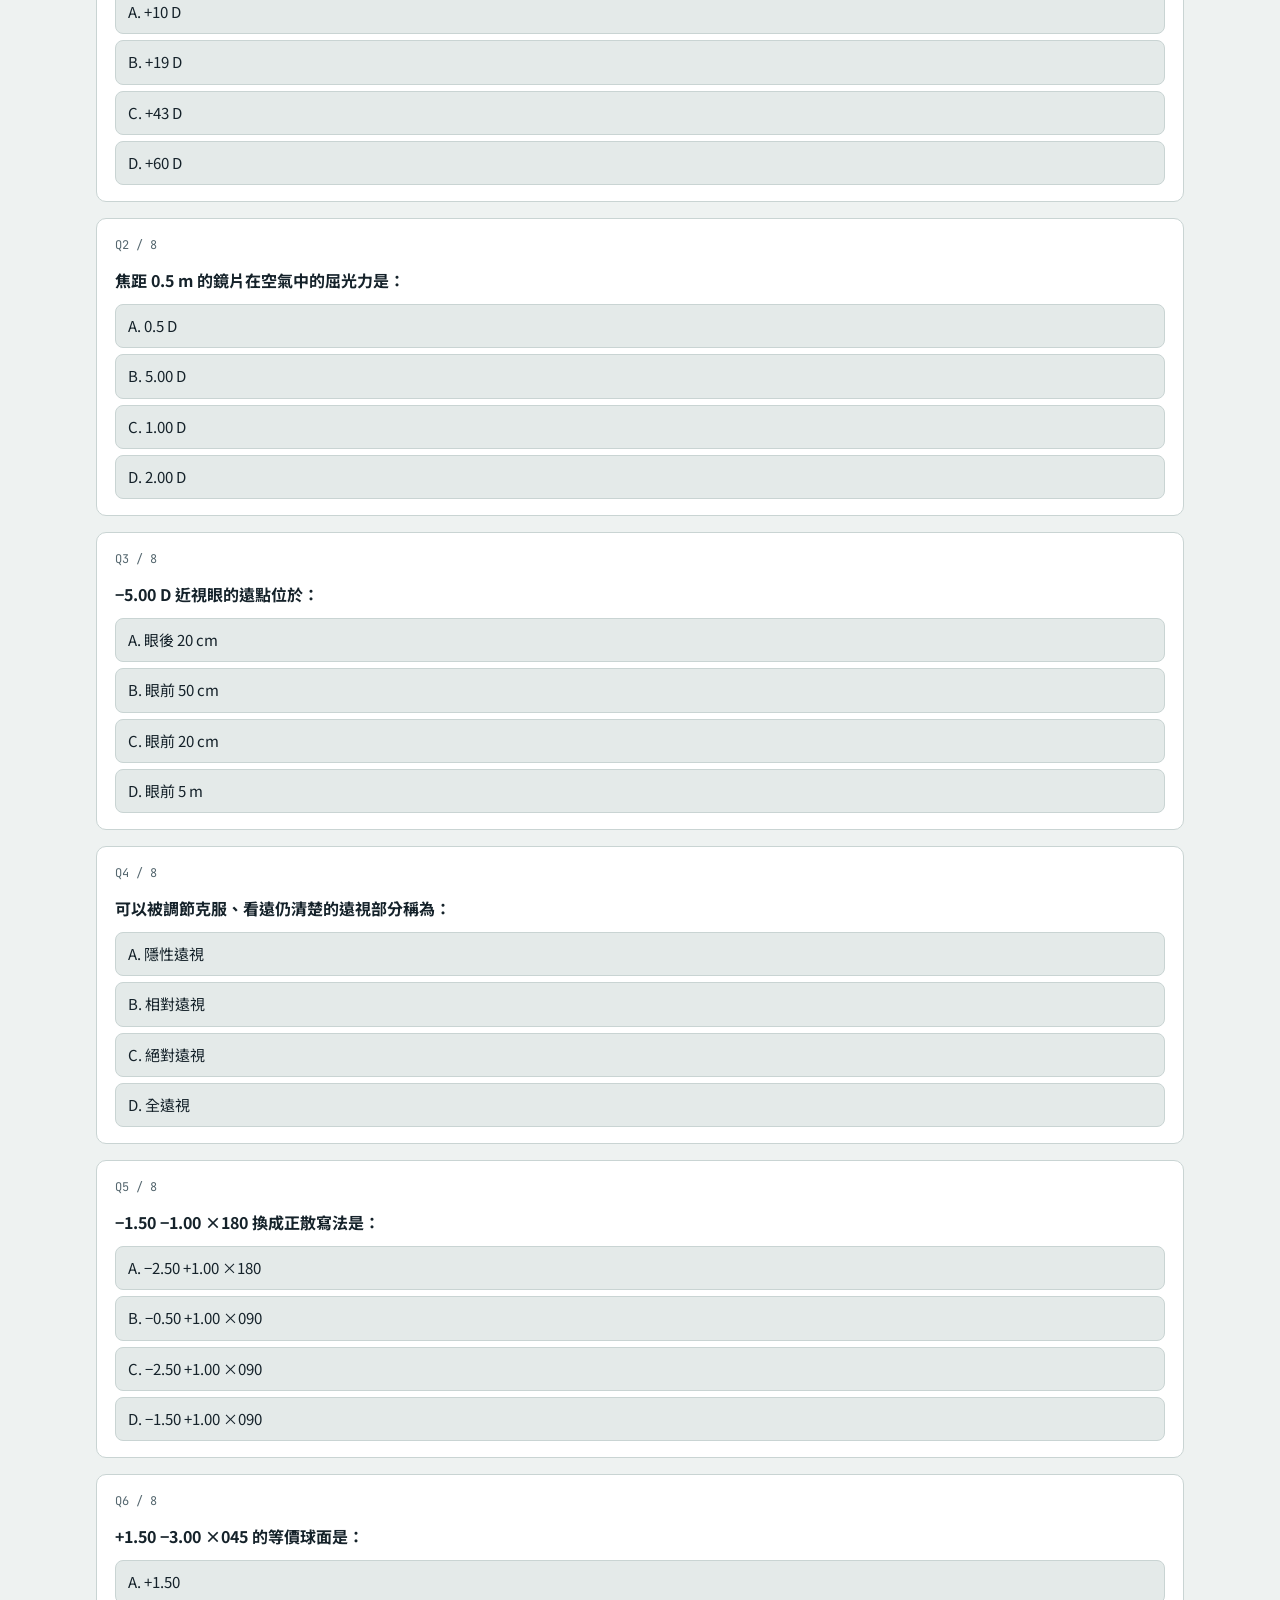
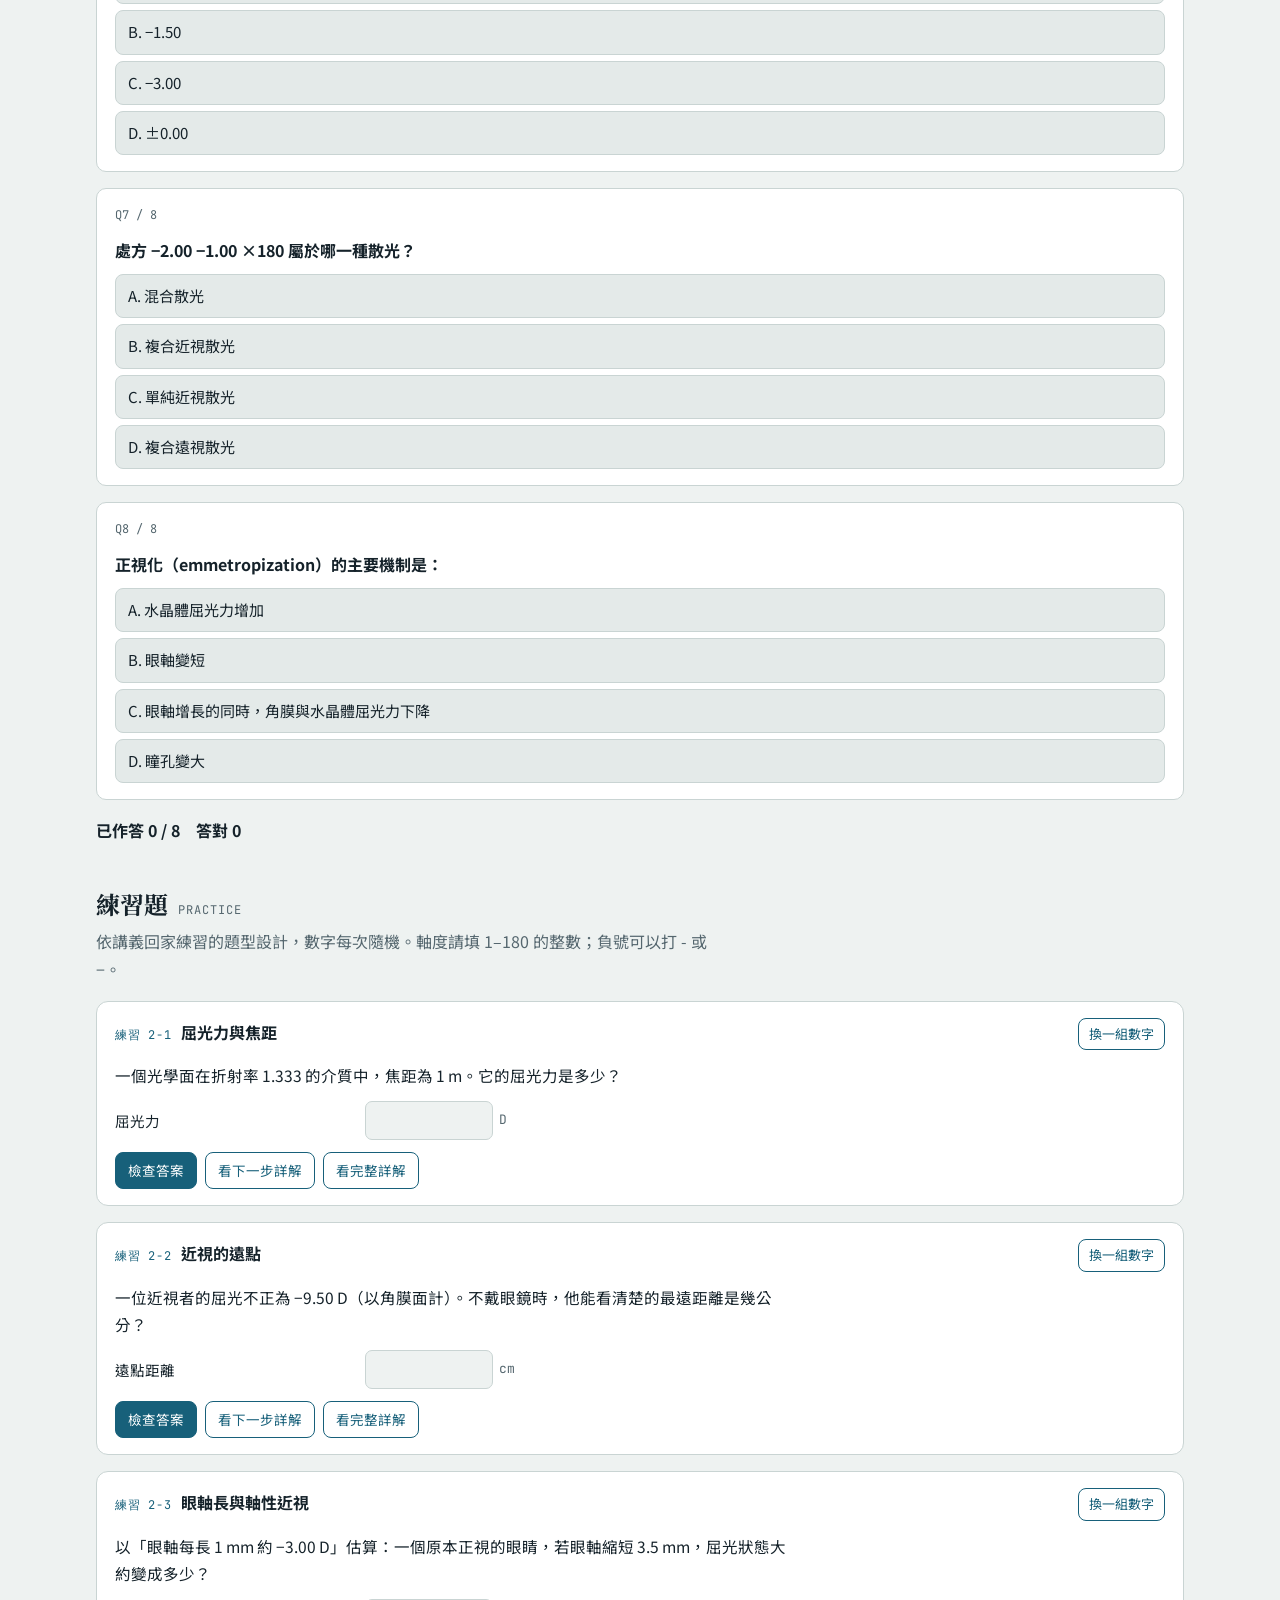
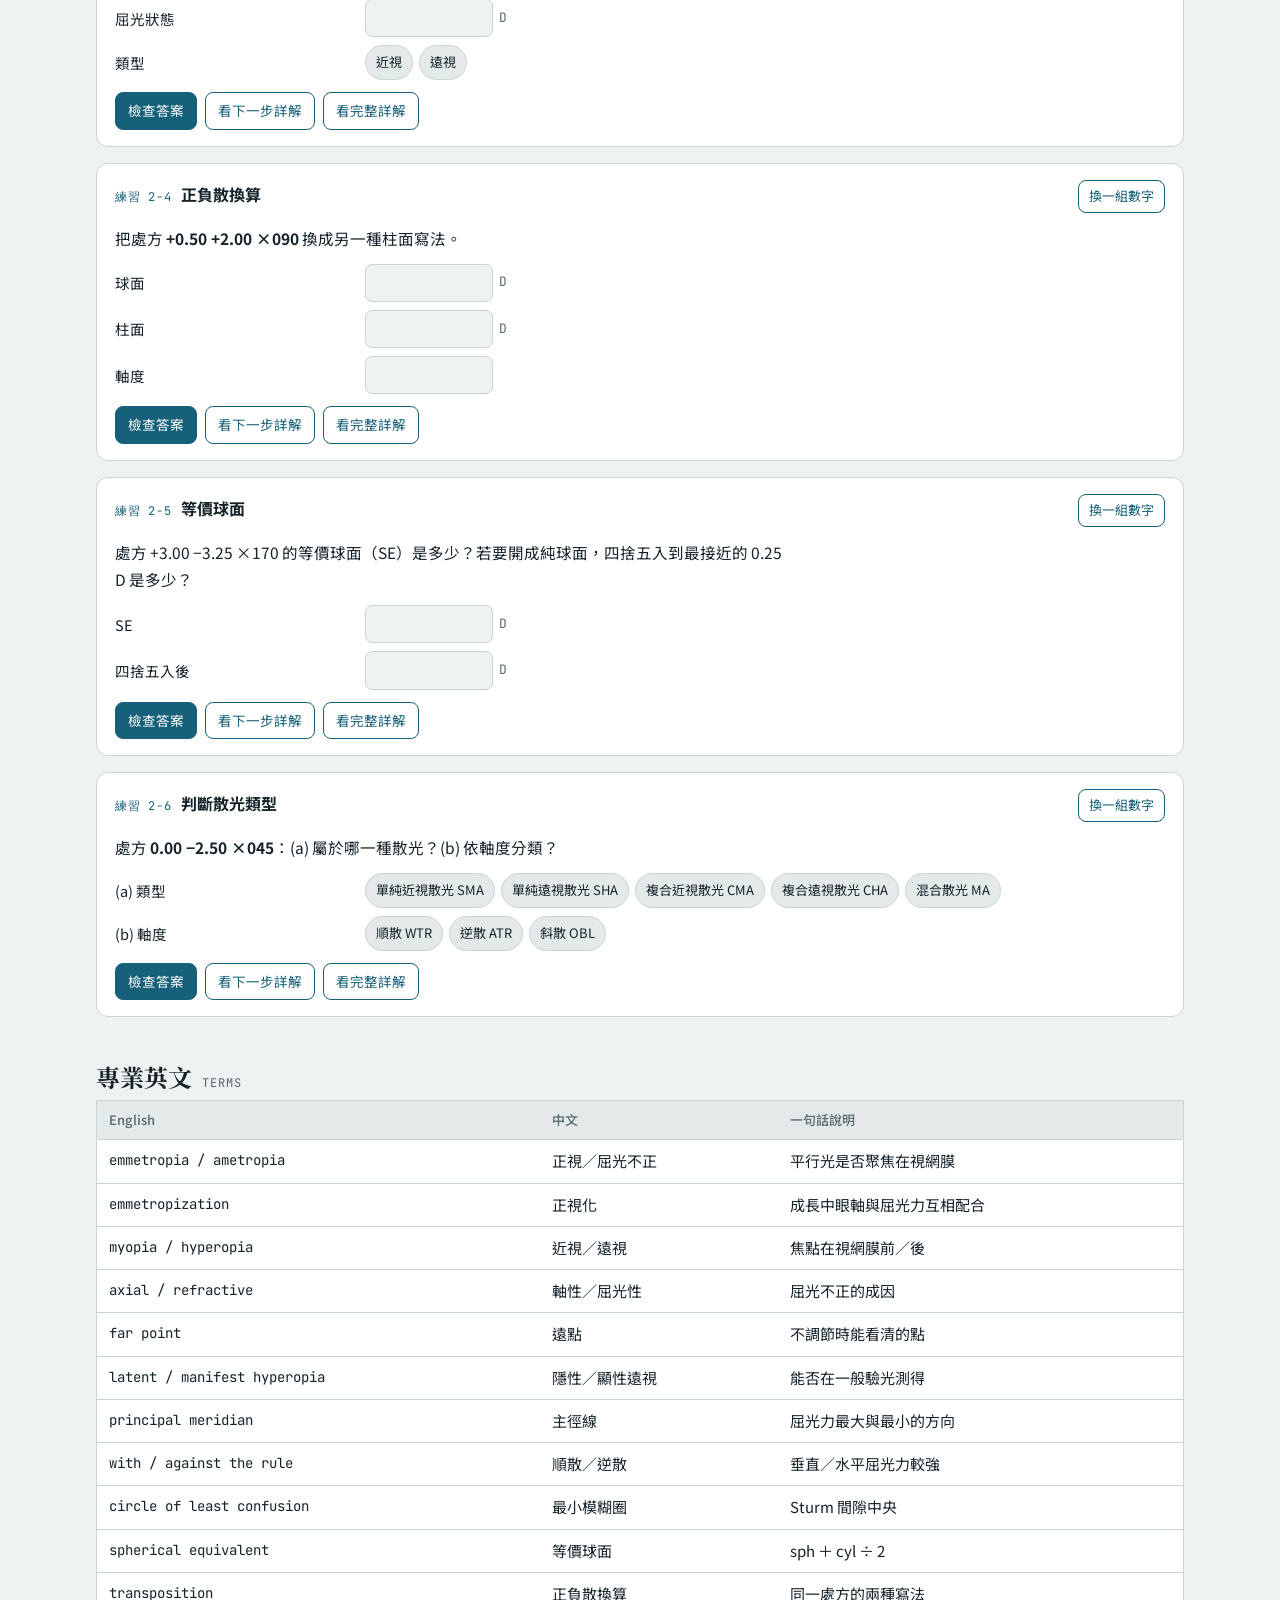
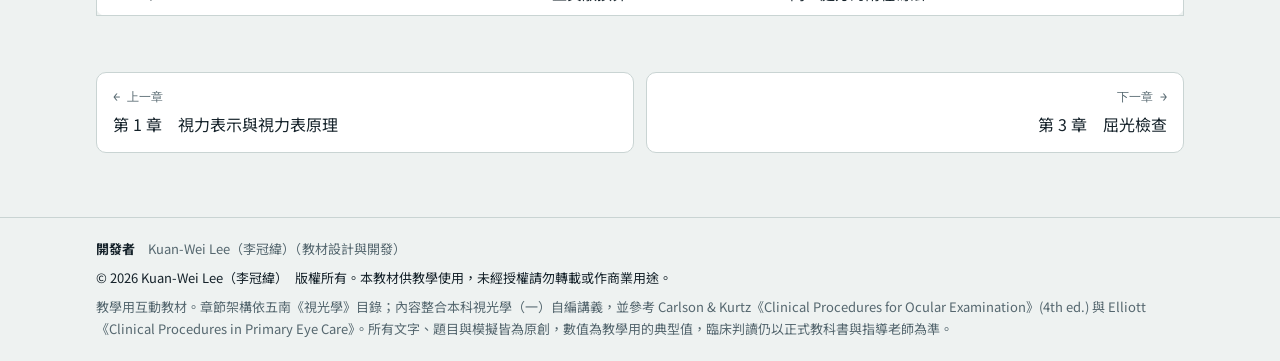
<file: ch02.html>
<!doctype html>
<html lang="zh-Hant">
<head>
<meta charset="utf-8">
<meta name="viewport" content="width=device-width, initial-scale=1, viewport-fit=cover">
<script src="assets/analytics.js"></script>
<title>第 2 章 屈光不正｜視光學臨床實驗台</title>
<link rel="preconnect" href="https://fonts.googleapis.com">
<link rel="stylesheet" href="https://fonts.googleapis.com/css2?family=JetBrains+Mono:wght@400;500&family=Noto+Sans+TC:wght@400;500;700&family=Noto+Serif+TC:wght@600;700&display=swap">
<link rel="stylesheet" href="assets/style.css">
</head>
<body data-chapter="ch02">
<header id="topbar"></header>
<main class="wrap">
  <div class="chapter-head">
    <div class="eyebrow">Chapter 02</div>
    <h1>屈光不正</h1>
    <div class="en">Refractive Error</div>
    <p class="lede">眼睛約有 +60 D 的屈光力，剛好配上約 22–24 mm 的眼軸，平行光就落在視網膜上。屈光力與眼軸只要不匹配，就是屈光不正。矯正的定義只有一句：<b>讓鏡片的焦點與眼睛的遠點重合。</b></p>
  </div>

  <section class="block">
    <h2>教科書對照 <span class="tag">SYLLABUS MAP</span></h2>
    <div id="secmap"></div>
  </section>

  <section class="block">
    <h2>學習目標 <span class="tag">GOALS</span></h2>
    <ul class="goals">
      <li>以 D ＝ n / f 計算屈光力，說出人眼屈光力的組成（角膜約 +43 D、水晶體約 +19 D）。</li>
      <li>說明正視化（emmetropization）：眼軸成長與屈光力下降如何互相配合。</li>
      <li>區分軸性與屈光性屈光不正，計算近視的遠點，說出遠視五分類的關係。</li>
      <li>畫出光學十字，完成正負散換算、等價球面、順逆斜散與五種散光分類。</li>
    </ul>
  </section>

  <section class="block">
    <h2>核心觀念 <span class="tag">KEY IDEAS</span></h2>
    <div class="concepts">
      <div class="concept"><span class="newtag s1p">上學期＋補充</span><span class="en-term">Optical system of the eye</span><h3>眼睛的光學系統</h3><p>光依序通過淚膜、角膜、房水、水晶體、玻璃體。角膜前表面空氣與組織的折射率差最大，貢獻約 2/3 屈光力。簡化眼把整個眼睛看成一個 +60 D 的折射面，眼軸 22.22 mm。</p></div>
      <div class="concept"><span class="newtag s1p">上學期＋補充</span><span class="en-term">Emmetropization</span><h3>正視眼與正視化</h3><p>新生兒多為輕度遠視、眼軸較短。成長過程中眼軸變長，角膜與水晶體屈光力同步下降，大約學齡前後接近正視。這個配合失敗（例如近距離用眼過多、戶外時間少），眼軸過長就成了近視。</p></div>
      <div class="concept"><span class="en-term">Myopia</span><h3>近視</h3><p>焦點在視網膜前，遠點在眼前有限距離：遠點（m）＝ 1 ÷ |D|。眼軸每長 1 mm 約增加 −3.00 D。依度數分輕度（&lt; −3.00）、中度（−3.00～−6.00）、高度（&gt; −6.00）。</p></div>
      <div class="concept"><span class="en-term">Hyperopia</span><h3>遠視</h3><p>焦點在視網膜後，遠點在眼後（虛遠點）。全遠視＝顯性＋隱性；顯性＝絕對＋相對。年輕人可用調節代償，所以常見主訴是近用後頭痛、閱讀不持久。</p></div>
      <div class="concept"><span class="en-term">Astigmatism</span><h3>散光</h3><p>兩條主徑線屈光力不同，形成前後兩條焦線。間隙中央是最小模糊圈（COLC），等價球面 SE ＝ sph ＋ cyl ÷ 2 就是把 COLC 放到視網膜上的球面度數。</p></div>
      <div class="concept"><span class="en-term">Power cross &amp; transposition</span><h3>光學十字與換算</h3><p>柱鏡的「軸」與發揮度數的方向差 90 度。正負散換算三步驟：球面加柱面、柱面變號、軸度加 90（超過 180 扣 180）。兩種寫法的 SE 必須相同。</p></div>
    </div>
  </section>

  <section class="block">
    <h2>互動實驗 <span class="tag">LAB</span></h2>

    <div class="lab">
      <div class="lab-head"><span class="lab-no">LAB 2-1</span><h3>屈光不正模擬眼</h3></div>
      <div class="lab-body">
        <div class="lab-stage"><canvas id="cv-eye" aria-label="簡化眼屈光不正"></canvas></div>
        <div class="lab-panel">
          <div class="ctrl"><label>原因</label>
            <div class="seg" id="e-type"><button data-v="axial" aria-pressed="true">軸性（改眼軸）</button><button data-v="ref">屈光性（改屈光力）</button></div></div>
          <div class="ctrl" id="e-axial-box"><label for="e-L">眼軸長 <output id="e-L-out"></output></label><input type="range" id="e-L" min="19.5" max="26" step="0.1" value="23.3"></div>
          <div class="ctrl" id="e-ref-box" hidden><label for="e-F">眼屈光力 <output id="e-F-out"></output></label><input type="range" id="e-F" min="52" max="68" step="0.25" value="63"></div>
          <div class="ctrl"><label>入射光</label>
            <div class="seg" id="e-src"><button data-v="inf" aria-pressed="true">來自無限遠</button><button data-v="fp">來自遠點</button></div></div>
          <div class="readout">
            <div class="row"><span>屈光狀態（角膜面）</span><b id="e-K">—</b></div>
            <div class="row"><span>遠點位置</span><b id="e-fp">—</b></div>
            <div class="row"><span>度數分級</span><b id="e-grade">—</b></div>
          </div>
          <div class="verdict" id="e-verdict"></div>
        </div>
      </div>
      <div class="observe">
        <div class="predict" data-answer="1">
          <p class="q">一位 −4.00 D 的近視者，不戴眼鏡能看清楚的最遠距離大約是？</p>
          <div class="opts"><button>4 m</button><button>25 cm</button><button>40 cm</button><button>無限遠</button></div>
          <p class="why">遠點距離 ＝ 1 ÷ 4 ＝ 0.25 m。所以高度近視者看近反而不需要眼鏡。把眼軸調到讀數約 −4.00 D，再切到「來自遠點」看看光線。</p>
        </div>
        <h4>觀察重點</h4><ul>
          <li>近視：平行光聚焦在視網膜前，到視網膜時已散開成模糊圈。</li>
          <li>切換「來自遠點」：不論近視或遠視，從遠點來的光都剛好聚焦在視網膜上。</li>
          <li>眼軸只差 1 mm，大約就是 3 D 的屈光不正。</li>
        </ul>
      </div>
    </div>

    <div class="lab">
      <div class="lab-head"><span class="lab-no">LAB 2-2</span><h3>光學十字與正負散換算</h3></div>
      <div class="lab-body">
        <div class="lab-stage"><canvas id="cv-cross" aria-label="光學十字"></canvas></div>
        <div class="lab-panel">
          <div class="ctrl"><label for="x-s">球面 sph <output id="x-s-out"></output></label><input type="range" id="x-s" min="-8" max="6" step="0.25" value="-2.5"></div>
          <div class="ctrl"><label for="x-c">柱面 cyl <output id="x-c-out"></output></label><input type="range" id="x-c" min="-4" max="4" step="0.25" value="-1"></div>
          <div class="ctrl"><label for="x-a">軸度 axis <output id="x-a-out"></output></label><input type="range" id="x-a" min="1" max="180" step="1" value="180"></div>
          <div class="readout">
            <div class="row"><span>原處方</span><b id="x-rx">—</b></div>
            <div class="row"><span>換算後</span><b id="x-tr">—</b></div>
            <div class="row"><span>等價球面 SE</span><b id="x-se">—</b></div>
            <div class="row"><span>依軸度</span><b id="x-rule">—</b></div>
            <div class="row"><span>依焦線位置</span><b id="x-type">—</b></div>
          </div>
        </div>
      </div>
      <div class="observe">
        <div class="predict" data-answer="2">
          <p class="q">+2.00 +1.00 ×080 換成負散，會是？</p>
          <div class="opts"><button>+2.00 −1.00 ×170</button><button>+1.00 −1.00 ×170</button><button>+3.00 −1.00 ×170</button><button>+3.00 −1.00 ×080</button></div>
          <p class="why">球面加柱面：+2.00 ＋ (+1.00) ＝ +3.00；柱面變號：−1.00；軸度加 90：170。SE 都是 +2.50，驗算正確。用滑桿設定這個處方對照看看。</p>
        </div>
        <h4>觀察重點</h4><ul>
          <li>十字上的數字是「該方向的總屈光力」；軸那條線只有球面度。</li>
          <li>正散與負散兩種寫法畫出來是同一個十字。</li>
          <li>判斷五種散光：負散寫法下，看 sph 與（sph ＋ cyl）兩個值的正負號。</li>
        </ul>
      </div>
    </div>

    <div class="lab">
      <div class="lab-head"><span class="lab-no">LAB 2-3</span><h3>正視化：眼睛怎麼長成正視 <span class="newtag">補充</span></h3></div>
      <div class="lab-body">
        <div class="lab-stage"><canvas id="cv-emm" aria-label="正視化曲線"></canvas><span class="hint">典型值示意</span></div>
        <div class="lab-panel">
          <div class="ctrl"><label for="m-age">年齡 <output id="m-age-out"></output></label><input type="range" id="m-age" min="0" max="18" step="0.5" value="0"></div>
          <div class="ctrl"><label>成長情境</label>
            <div class="seg" id="m-sc"><button data-v="norm" aria-pressed="true">正視化成功</button><button data-v="myo">眼軸過度增長</button></div></div>
          <div class="readout">
            <div class="row"><span>眼軸長（示意）</span><b id="m-L">—</b></div>
            <div class="row"><span>屈光狀態（示意）</span><b id="m-R">—</b></div>
          </div>
          <div class="verdict" id="m-v"></div>
        </div>
      </div>
      <div class="observe"><h4>觀察重點</h4><ul>
        <li>出生時眼軸約 17 mm、輕度遠視；最初兩三年眼軸增長最快。</li>
        <li>眼軸變長本來會讓眼睛「變近視」，但角膜與水晶體屈光力同時下降，抵銷之後就接近正視。</li>
        <li>學齡期眼軸持續過度增長，屈光力已無法再降，就形成軸性近視。這是近視控制關心的重點。</li>
      </ul></div>
    </div>
  </section>

  <section class="block">
    <h2>常見迷思 <span class="tag">MISCONCEPTIONS</span></h2>
    <div class="myths">
      <details class="myth"><summary>遠視就是「看得遠、看不近」，看遠一定清楚。</summary><div class="fix">遠視眼看遠也要調節才清楚。年輕人調節夠所以看遠清楚，但會累；度數高或年紀大時，遠近都可能模糊。</div></details>
      <details class="myth"><summary>柱鏡的軸就是度數發揮的方向。</summary><div class="fix">軸是「不被柱鏡影響」的方向。−1.00 ×180 表示 180 方向不加度數，090 方向加 −1.00 D。把這兩者弄反，順散逆散就會判反。</div></details>
      <details class="myth"><summary>軸度寫 5 就好，不用寫 005。</summary><div class="fix">軸度一律寫三位數。5 可能被配鏡端誤讀為 50 度。</div></details>
      <details class="myth"><summary>度數越深越好，看得越清楚越好。</summary><div class="fix">近視以「能達最佳視力的最小負度數」為原則；過矯會誘發調節，造成疲勞與頭痛。</div></details>
    </div>
  </section>

  <section class="block">
    <h2>紀錄範例 <span class="tag">RECORD</span></h2>
    <div class="rec"># 近視
OD −2.50 DS            VAcc 1.0 @D
OS −3.00 −0.75 × 175   VAcc 1.0 @D
Dx: OU 軸性近視，OD 遠點 40 cm、OS 遠點 33 cm
# 散光
OD −2.00 −0.75 × 180 WTR  VAcc 1.0 @D  SE −2.375
OD −3.50 −2.75 × 042 OBL  VAcc 0.6 @D（無法矯正至 0.8 以上）
Note: 主徑線交角非 90 度，疑似不規則散光，建議角膜地形圖檢查</div>
  </section>

  <section class="block">
    <h2>公式補充 <span class="tag">OPTIONAL</span></h2>
    <details class="formula"><summary>展開看公式（選讀）</summary><div>
      <p>屈光力：<span class="eq">D ＝ n / f</span>（f 以公尺計）</p>
      <p>近視遠點：<span class="eq">遠點距離（m）＝ 1 ÷ |屈光度|</span></p>
      <p>簡化眼：<span class="eq">F ＝ +60.00 D，n′ ＝ 1.333，眼軸 ＝ 1.333 / 60 ＝ 22.22 mm</span></p>
      <p>等價球面：<span class="eq">SE ＝ sph ＋ cyl / 2</span></p>
      <p>正負散換算：<span class="eq">sph′ ＝ sph ＋ cyl；cyl′ ＝ −cyl；axis′ ＝ axis ± 90</span></p>
    </div></details>
  </section>

  <section class="block">
    <h2>觀念檢核 <span class="tag">CHECK</span></h2>
    <div id="quiz"></div>
  </section>

  <section class="block">
    <h2>練習題 <span class="tag">PRACTICE</span></h2>
    <p class="sub">依講義回家練習的題型設計，數字每次隨機。軸度請填 1–180 的整數；負號可以打 - 或 −。</p>
    <div id="practice"></div>
  </section>

  <section class="block">
    <h2>專業英文 <span class="tag">TERMS</span></h2>
    <div class="terms-wrap"><table class="terms">
      <tr><th>English</th><th>中文</th><th>一句話說明</th></tr>
      <tr><td>emmetropia / ametropia</td><td>正視／屈光不正</td><td>平行光是否聚焦在視網膜</td></tr>
      <tr><td>emmetropization</td><td>正視化</td><td>成長中眼軸與屈光力互相配合</td></tr>
      <tr><td>myopia / hyperopia</td><td>近視／遠視</td><td>焦點在視網膜前／後</td></tr>
      <tr><td>axial / refractive</td><td>軸性／屈光性</td><td>屈光不正的成因</td></tr>
      <tr><td>far point</td><td>遠點</td><td>不調節時能看清的點</td></tr>
      <tr><td>latent / manifest hyperopia</td><td>隱性／顯性遠視</td><td>能否在一般驗光測得</td></tr>
      <tr><td>principal meridian</td><td>主徑線</td><td>屈光力最大與最小的方向</td></tr>
      <tr><td>with / against the rule</td><td>順散／逆散</td><td>垂直／水平屈光力較強</td></tr>
      <tr><td>circle of least confusion</td><td>最小模糊圈</td><td>Sturm 間隙中央</td></tr>
      <tr><td>spherical equivalent</td><td>等價球面</td><td>sph ＋ cyl ÷ 2</td></tr>
      <tr><td>transposition</td><td>正負散換算</td><td>同一處方的兩種寫法</td></tr>
    </table></div>
  </section>

  <nav id="pager"></nav>
</main>
<footer id="footer"></footer>
<script src="assets/config.js"></script>
<script src="assets/core.js"></script>
<script src="assets/practice.js"></script>
<script src="assets/problems/ch02.js"></script>
<script>document.addEventListener("DOMContentLoaded", () => { OBPractice.mount("practice", "ch02"); OL.sectionMap("secmap", "ch02"); });</script>
<script src="assets/eye.js"></script>
<script>
(function () {
  const { Stage, fmt, range, seg, trace, quiz } = OL;
  const { EYE, drawEye } = OLEye;

  /* ---------- LAB 2-1（沿用光學實驗台的模擬眼） ---------- */
  const type = seg("e-type", (v) => { document.getElementById("e-axial-box").hidden = v !== "axial"; document.getElementById("e-ref-box").hidden = v === "axial"; st.render(); });
  const src = seg("e-src", () => st.render());
  const Lr = range("e-L", (v) => v.toFixed(1) + " mm", () => st.render());
  const Fr = range("e-F", (v) => fmt.D(v), () => st.render());
  const st = new Stage("cv-eye", { xmin: -32, xmax: 46, ymin: -16, ymax: 16, aspect: 0.55, minH: 280, maxH: 460, equal: true, draw: drawA });
  function eyeState() {
    const axial = type.value === "axial";
    const L = axial ? Lr.value : EYE.L, F = axial ? EYE.F : Fr.value;
    return { L, F, K: EYE.n / (L / 1000) - F, focus: EYE.n / F * 1000 };
  }
  function drawA(s, c) {
    const { L, F, K, focus } = eyeState();
    drawEye(s, c, 0, L, 12.5);
    s.axis({ label: false });
    s.line(EYE.L, -9, EYE.L, 9, { color: c.muted, dash: [2, 4], w: 1, alpha: 0.7 });
    s.text("正視眼的視網膜", EYE.L, -9, { dy: 10, size: 10, color: c.muted });
    const el = [{ x: 0, F: F / 1000, n2: EYE.n }];
    const fromFP = src.value === "fp";
    [-7, -3.5, 3.5, 7].forEach((y) => {
      const sl = fromFP ? -(y / 1000) * K : 0;
      const x0 = s.opt.xmin;
      const tr = trace({ x: x0, y: y - sl * (0 - x0), s: sl, n: 1 }, el, L);
      s.ray(tr.pts, { color: c.ray, w: 1.7 });
      const fx = fromFP ? L : focus;
      if (fx > L + 0.05) s.line(L, tr.y, fx, 0, { color: c.ray, dash: [3, 4], w: 1.1, alpha: 0.7 });
      if (fromFP && Math.abs(K) > 0.05) {
        const fp = 1000 / K;
        if (K < 0) s.line(Math.max(fp, x0), y - sl * (0 - Math.max(fp, x0)), x0, y - sl * (0 - x0), { color: c.ray, dash: [3, 4], w: 1, alpha: 0.6 });
        else s.line(0, y, Math.min(fp, s.opt.xmax), y + sl * Math.min(fp, s.opt.xmax), { color: c.ray, dash: [3, 4], w: 1, alpha: 0.45 });
      }
    });
    if (!fromFP && Math.abs(focus - L) > 0.05 && focus < s.opt.xmax) s.point(focus, 0, "焦點", { color: c.ray, dy: focus < L ? 16 : -12, dx: focus < L ? -10 : 10 });
    const fpmm = Math.abs(K) < 0.05 ? Infinity : 1000 / K;
    if (isFinite(fpmm) && fpmm > s.opt.xmin && fpmm < s.opt.xmax) s.point(fpmm, 0, "遠點", { color: c.ray2, dy: 14 });
    else if (isFinite(fpmm)) s.text(K < 0 ? "← 遠點在眼前 " + fmt.plain(-1 / K * 100, 1, "cm") : "遠點在眼後 " + fmt.plain(1 / K * 100, 1, "cm") + " →", K < 0 ? s.opt.xmin : s.opt.xmax, -14, { align: K < 0 ? "left" : "right", dx: K < 0 ? 4 : -4, size: 12, weight: 700, color: c.ray2 });
    s.text(fromFP ? "光來自遠點" : "平行光（無限遠）", s.opt.xmin, 14, { align: "left", dx: 4, size: 12, color: c.muted });
    document.getElementById("e-K").textContent = fmt.D(K);
    document.getElementById("e-fp").textContent = Math.abs(K) < 0.125 ? "無限遠" : K < 0 ? "眼前 " + fmt.plain(-100 / K, 1, "cm") : "眼後 " + fmt.plain(100 / K, 1, "cm") + "（虛）";
    document.getElementById("e-grade").textContent = K > -0.5 ? (K > 0.125 ? "遠視" : "—") : K > -3 ? "輕度近視" : K >= -6 ? "中度近視" : "高度近視";
    const v = document.getElementById("e-verdict");
    const cause = type.value === "axial" ? (L > EYE.L ? "眼軸太長" : "眼軸太短") : (F > EYE.F ? "屈光力太強" : "屈光力太弱");
    if (Math.abs(K) < 0.125) v.innerHTML = '<span class="pill ok">正視</span> 平行光剛好聚焦在視網膜';
    else v.innerHTML = `<span class="pill warn">${type.value === "axial" ? "軸性" : "屈光性"}${K < 0 ? "近視" : "遠視"}</span> ${cause}，平行光聚焦在視網膜${K < 0 ? "前" : "後"}`;
  }

  /* ---------- LAB 2-2 光學十字 ---------- */
  const sR = range("x-s", (v) => fmt.D(v), () => cr.render());
  const cR = range("x-c", (v) => fmt.D(v), () => cr.render());
  const aR = range("x-a", (v) => String(v).padStart(3, "0"), () => cr.render());
  const ax3 = (a) => String(((a - 1 + 180) % 180) + 1).padStart(3, "0");
  const sg = (v) => Math.abs(v) < 0.001 ? "plano" : fmt.D(v).replace(" D", "");
  const cr = new Stage("cv-cross", { xmin: -10, xmax: 10, ymin: -10, ymax: 10, aspect: 0.8, minH: 280, maxH: 420, equal: true, draw: (s, c) => {
    const S = sR.value, C = cR.value, A = aR.value;
    const pA = S, pB = S + C, A2 = ((A + 90 - 1) % 180) + 1;
    // 角度刻度（TABO：0 在右、逆時針）
    const ctx = s.ctx;
    ctx.save(); ctx.strokeStyle = c.line; ctx.lineWidth = 1; ctx.beginPath(); ctx.arc(s.X(0), s.Y(0), s.sx * 8.4, Math.PI, 2 * Math.PI); ctx.stroke(); ctx.restore();
    [0, 30, 60, 90, 120, 150, 180].forEach((d) => { const r = d * Math.PI / 180; s.text(String(d), 9.3 * Math.cos(r), 9.3 * Math.sin(r), { size: 10, color: c.muted, font: c.mono }); });
    const drawM = (deg, p, col, lab) => {
      const r = deg * Math.PI / 180, x = 7.6 * Math.cos(r), y = 7.6 * Math.sin(r);
      s.line(-x, -y, x, y, { color: col, w: 3 });
      const k = 0.62, nx = -Math.sin(r), ny = Math.cos(r);
      s.text(lab, x * k + nx * 1.1, y * k + ny * 1.1, { color: col, weight: 700, size: 13, font: c.mono, bg: c.bg });
    };
    drawM(A, pA, c.accent, `${ax3(A)}：${sg(pA)}`);
    drawM(A2, pB, c.ray, `${ax3(A2)}：${sg(pB)}`);
    s.point(0, 0, null, { r: 3 });
    s.text("光學十字（數字為該方向的總屈光力）", 0, -9.4, { size: 11, color: c.muted });
    // 讀數
    const tS = S + C, tC = -C, tA = A2;
    document.getElementById("x-rx").textContent = `${sg(S)} ${Math.abs(C) < 0.001 ? "DS" : `${fmt.D(C).replace(" D", "")} ×${ax3(A)}`}`;
    document.getElementById("x-tr").textContent = Math.abs(C) < 0.001 ? "（無柱面）" : `${sg(tS)} ${fmt.D(tC).replace(" D", "")} ×${ax3(tA)}`;
    const se = S + C / 2;
    document.getElementById("x-se").textContent = fmt.D(se, 3).replace(/0 D$/, " D");
    // 負散寫法
    const nS = C < 0 ? S : S + C, nC = -Math.abs(C), nA = C < 0 ? A : A2;
    let rule = "—";
    if (Math.abs(C) >= 0.125) { const a = nA % 180; rule = (a <= 30 || a >= 150) ? "順散 WTR（負柱軸近 180）" : (a >= 60 && a <= 120) ? "逆散 ATR（負柱軸近 090）" : "斜散 OBL"; }
    document.getElementById("x-rule").textContent = rule;
    const m1 = nS, m2 = nS + nC; // 兩主徑線的處方屈光力
    let tp;
    if (Math.abs(C) < 0.125) tp = Math.abs(S) < 0.125 ? "正視" : S < 0 ? "單純近視（無散光）" : "單純遠視（無散光）";
    else if (Math.abs(m1) < 0.01) tp = "單純近視散光 SMA";
    else if (Math.abs(m2) < 0.01) tp = "單純遠視散光 SHA";
    else if (m1 < 0 && m2 < 0) tp = "複合近視散光 CMA";
    else if (m1 > 0 && m2 > 0) tp = "複合遠視散光 CHA";
    else tp = "混合散光 MA";
    document.getElementById("x-type").textContent = tp;
  } });

  /* ---------- LAB 2-3 正視化（典型值示意） ---------- */
  const ageR = range("m-age", (v) => v.toFixed(1) + " 歲", () => em.render());
  const sc = seg("m-sc", () => em.render());
  const lerpT = (pts, x) => { for (let i = 0; i < pts.length - 1; i++) { const [x1, y1] = pts[i], [x2, y2] = pts[i + 1]; if (x <= x2) return y1 + (y2 - y1) * (x - x1) / (x2 - x1); } return pts[pts.length - 1][1]; };
  const AX_N = [[0, 17], [1, 20], [2, 21.2], [3, 21.7], [6, 22.6], [9, 23.0], [12, 23.3], [18, 23.6]];
  const AX_M = [[0, 17], [1, 20], [2, 21.2], [3, 21.7], [6, 22.8], [9, 23.7], [12, 24.6], [18, 25.4]];
  const RX_N = [[0, 2.0], [1, 1.4], [2, 1.1], [3, 1.0], [6, 0.75], [9, 0.5], [12, 0.4], [18, 0.25]];
  // 眼軸額外增長造成的近視：約 −3 D／mm
  const rxOf = (t, my) => my ? lerpT(RX_N, t) - 3 * (lerpT(AX_M, t) - lerpT(AX_N, t)) : lerpT(RX_N, t);
  const em = new Stage("cv-emm", { xmin: -1.8, xmax: 19, ymin: -7, ymax: 3.5, aspect: 0.55, minH: 260, maxH: 400, draw: (s, c) => {
    const my = sc.value === "myo", t = ageR.value;
    for (let y = -6; y <= 3; y++) s.line(0, y, 18, y, { color: c.grid, w: 1 });
    s.line(0, 0, 18, 0, { color: c.muted, w: 1.2 });
    for (let a = 0; a <= 18; a += 3) s.text(a + "", a, -7, { dy: -9, size: 10, color: c.muted, font: c.mono });
    for (let y = -6; y <= 3; y += 2) s.text((y > 0 ? "+" : y < 0 ? "−" : "") + Math.abs(y) + " D", 0, y, { dx: -6, align: "right", size: 10, color: c.muted, font: c.mono });
    s.text("年齡（歲）", 18, -7, { dy: -22, align: "right", size: 10, color: c.muted });
    const pts = []; for (let a = 0; a <= 18; a += 0.25) pts.push([a, rxOf(a, my)]);
    s.poly(pts, { color: my ? c.bad : c.ok, w: 2.4 });
    if (my) { const p2 = []; for (let a = 0; a <= 18; a += 0.25) p2.push([a, rxOf(a, false)]); s.poly(p2, { color: c.ok, w: 1.4, dash: [5, 4], alpha: 0.7 }); }
    s.point(t, rxOf(t, my), fmt.D(rxOf(t, my)), { color: c.accent, dy: -14 });
    s.text("屈光狀態（+ 遠視、− 近視）", 0.3, 3.2, { align: "left", size: 11, color: c.muted });
    const L = lerpT(my ? AX_M : AX_N, t), R = rxOf(t, my);
    document.getElementById("m-L").textContent = L.toFixed(1) + " mm";
    document.getElementById("m-R").textContent = fmt.D(R);
    document.getElementById("m-v").innerHTML = R > 0.75 ? '<span class="pill info">生理性遠視</span> 正視化進行中' : R > -0.5 ? '<span class="pill ok">接近正視</span>' : '<span class="pill bad">近視</span> 眼軸持續過度增長';
  } });

  quiz("quiz", "ch02", [
    { q: "人眼總屈光力約 +60 D，其中角膜大約貢獻：", opts: ["+19 D", "+43 D", "+60 D", "+10 D"], a: 1, exp: "角膜約 +43 D、水晶體約 +19 D（Grosvenor）。角膜前表面空氣與組織的折射率差最大。" },
    { q: "焦距 0.5 m 的鏡片在空氣中的屈光力是：", opts: ["0.5 D", "1.00 D", "2.00 D", "5.00 D"], a: 2, exp: "D ＝ n / f ＝ 1 / 0.5 ＝ 2.00 D。" },
    { q: "−5.00 D 近視眼的遠點位於：", opts: ["眼前 5 m", "眼前 20 cm", "眼前 50 cm", "眼後 20 cm"], a: 1, exp: "1 ÷ 5 ＝ 0.2 m，在眼前 20 cm。" },
    { q: "可以被調節克服、看遠仍清楚的遠視部分稱為：", opts: ["絕對遠視", "隱性遠視", "相對遠視", "全遠視"], a: 2, exp: "相對遠視（facultative）可被調節克服；絕對遠視無法克服；隱性遠視被張力性調節掩蓋，需睫狀肌麻痺才測得。" },
    { q: "−1.50 −1.00 ×180 換成正散寫法是：", opts: ["−2.50 +1.00 ×090", "−0.50 +1.00 ×090", "−2.50 +1.00 ×180", "−1.50 +1.00 ×090"], a: 0, exp: "球面 −1.50 ＋ (−1.00) ＝ −2.50；柱面變號 +1.00；軸 180 ＋ 90 ＝ 270 − 180 ＝ 090。" },
    { q: "+1.50 −3.00 ×045 的等價球面是：", opts: ["+1.50", "−1.50", "±0.00", "−3.00"], a: 2, exp: "SE ＝ +1.50 ＋ (−3.00 / 2) ＝ 0。" },
    { q: "處方 −2.00 −1.00 ×180 屬於哪一種散光？", opts: ["單純近視散光", "複合近視散光", "混合散光", "複合遠視散光"], a: 1, exp: "兩條主徑線分別是 −2.00 與 −3.00，都是近視，所以是複合近視散光 CMA，而且負柱軸在 180 屬於順散。" },
    { q: "正視化（emmetropization）的主要機制是：", opts: ["眼軸變短", "眼軸增長的同時，角膜與水晶體屈光力下降", "水晶體屈光力增加", "瞳孔變大"], a: 1, exp: "成長時眼軸變長，屈光力同步下降，兩者配合讓眼睛接近正視。" },
  ]);
})();
</script>
</body>
</html>
</file>
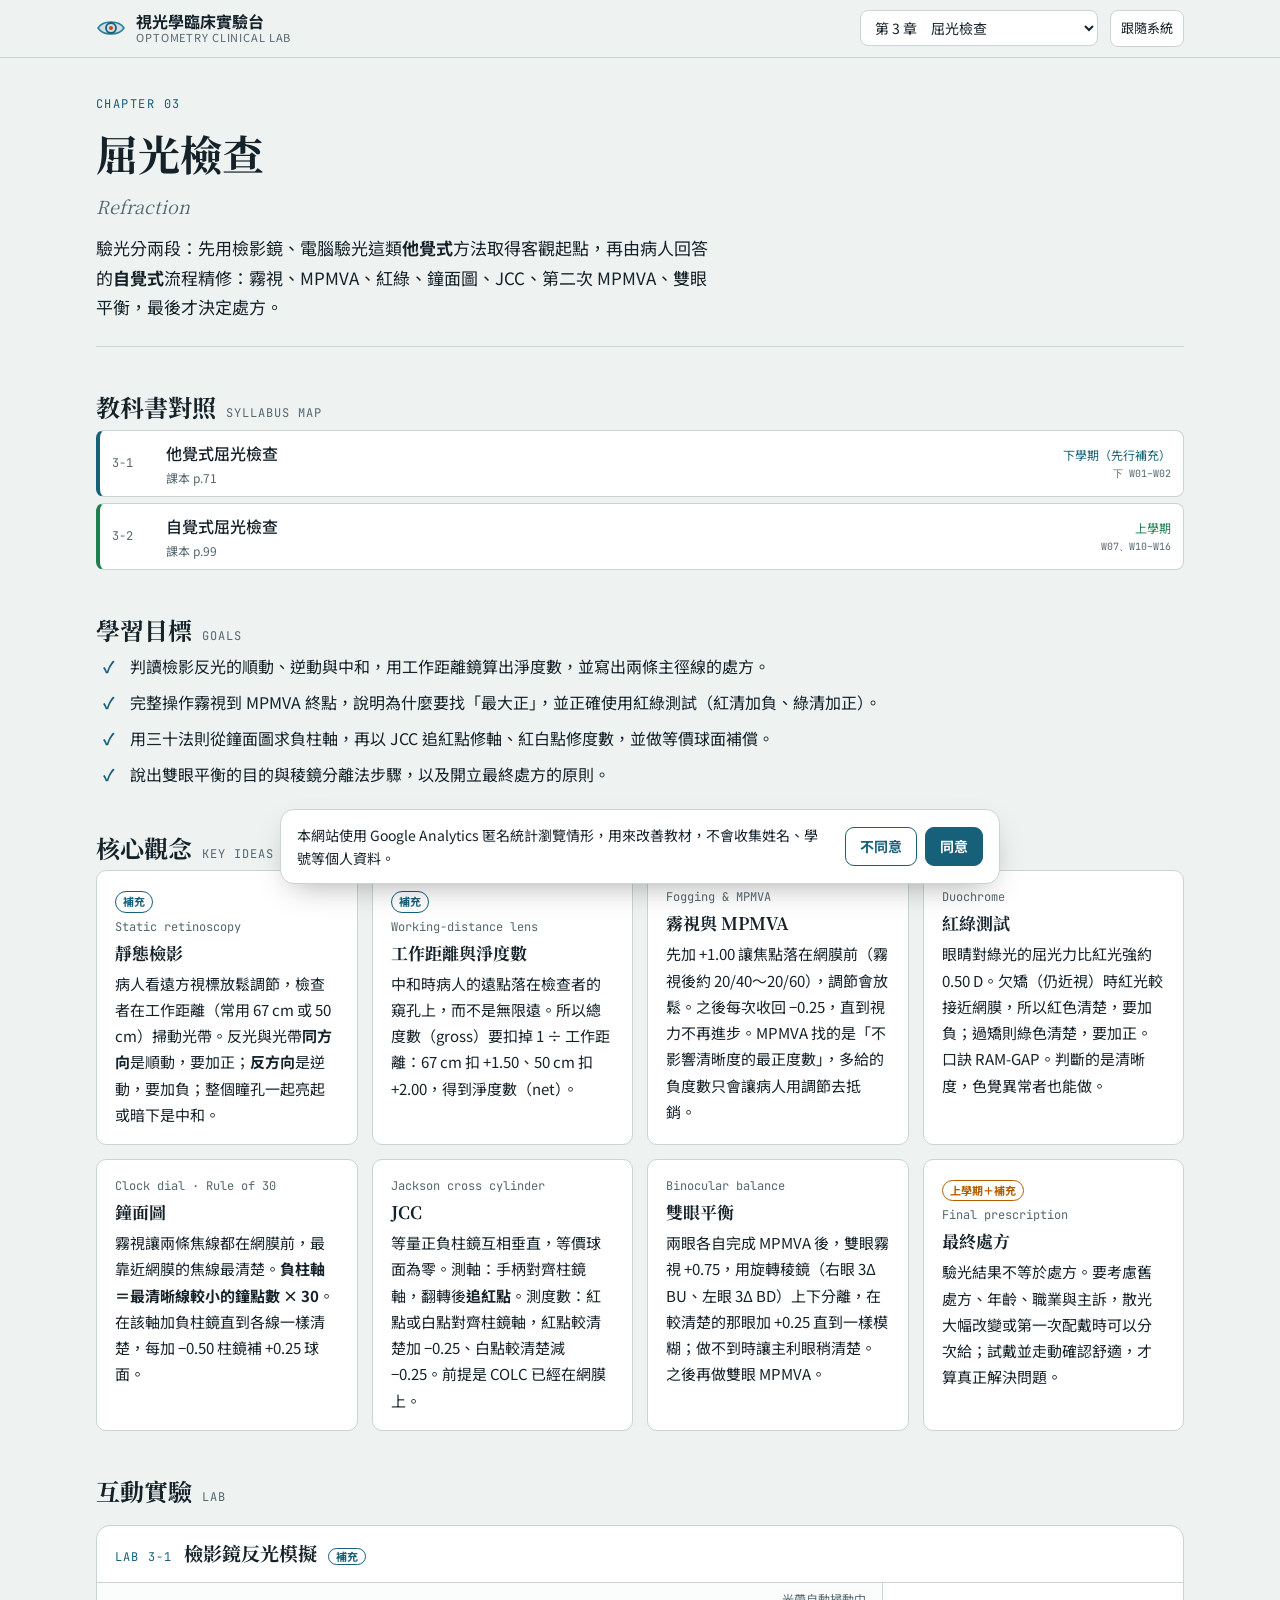
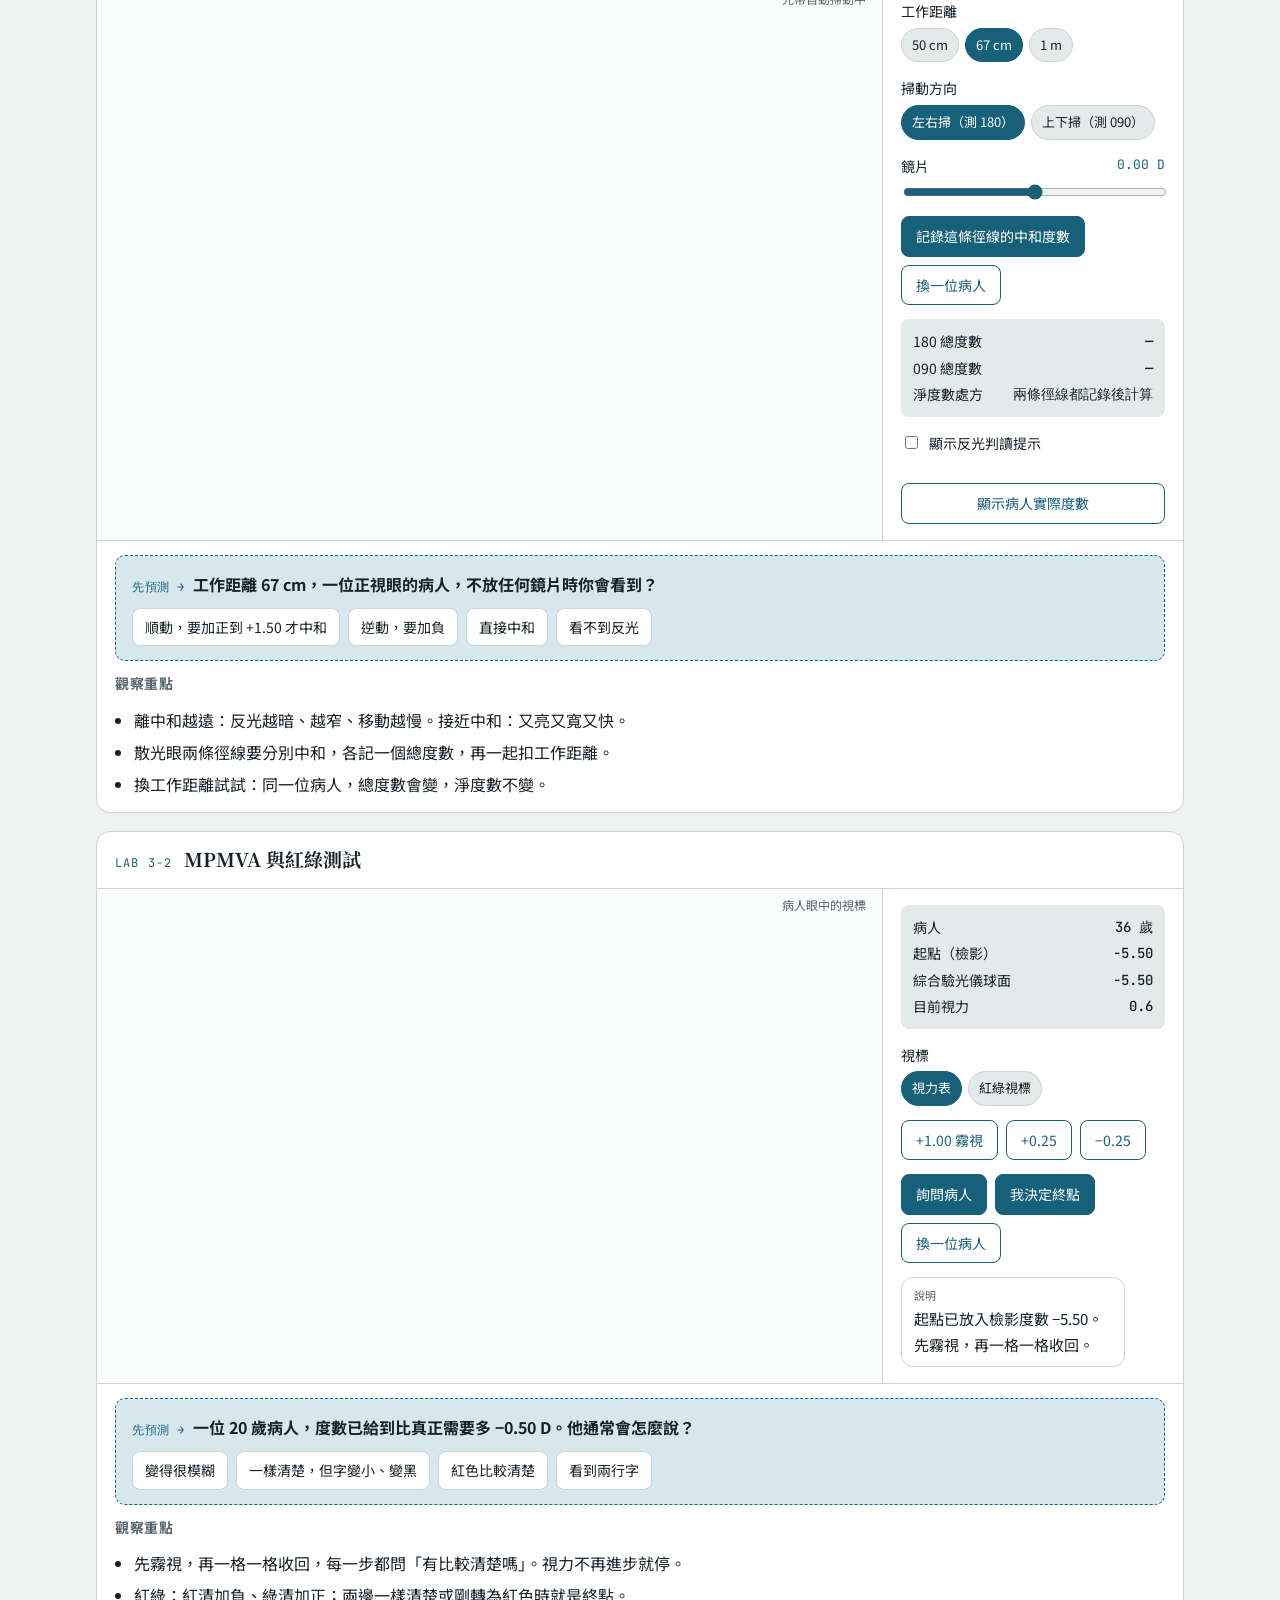
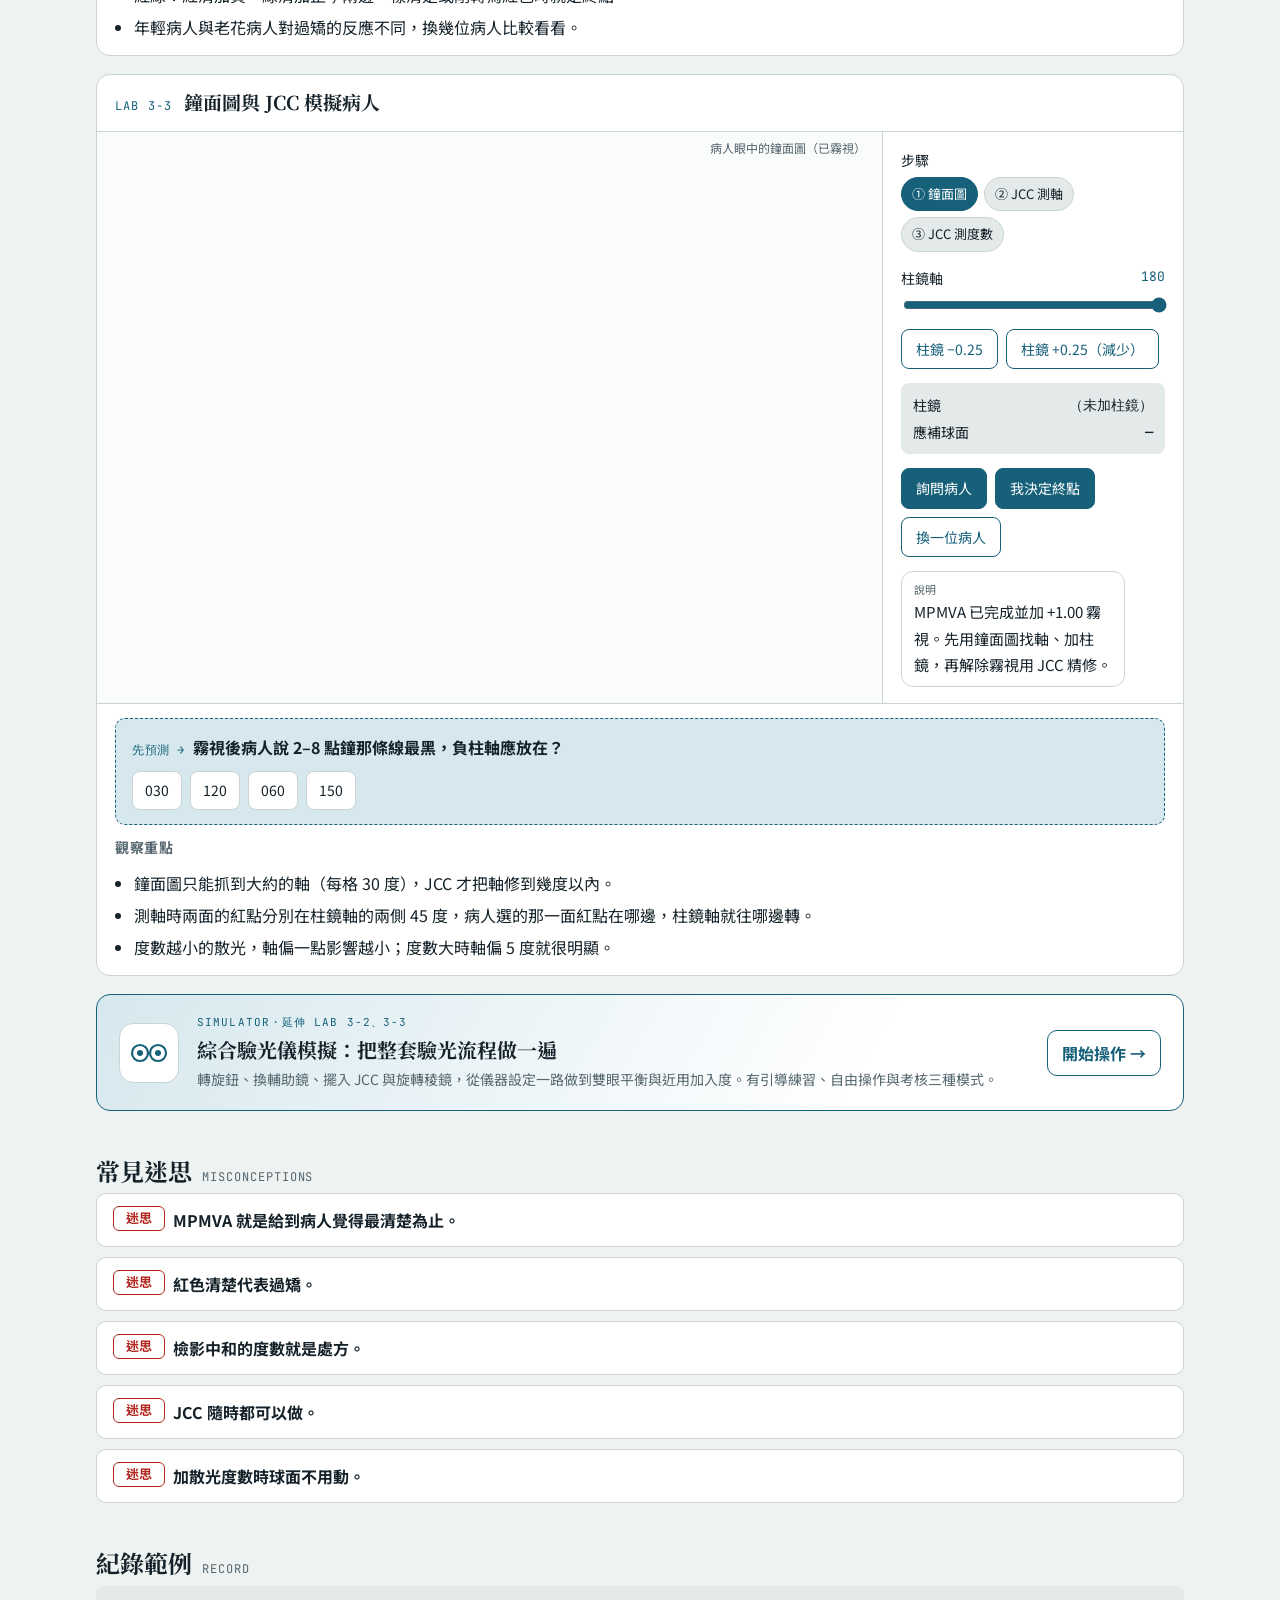
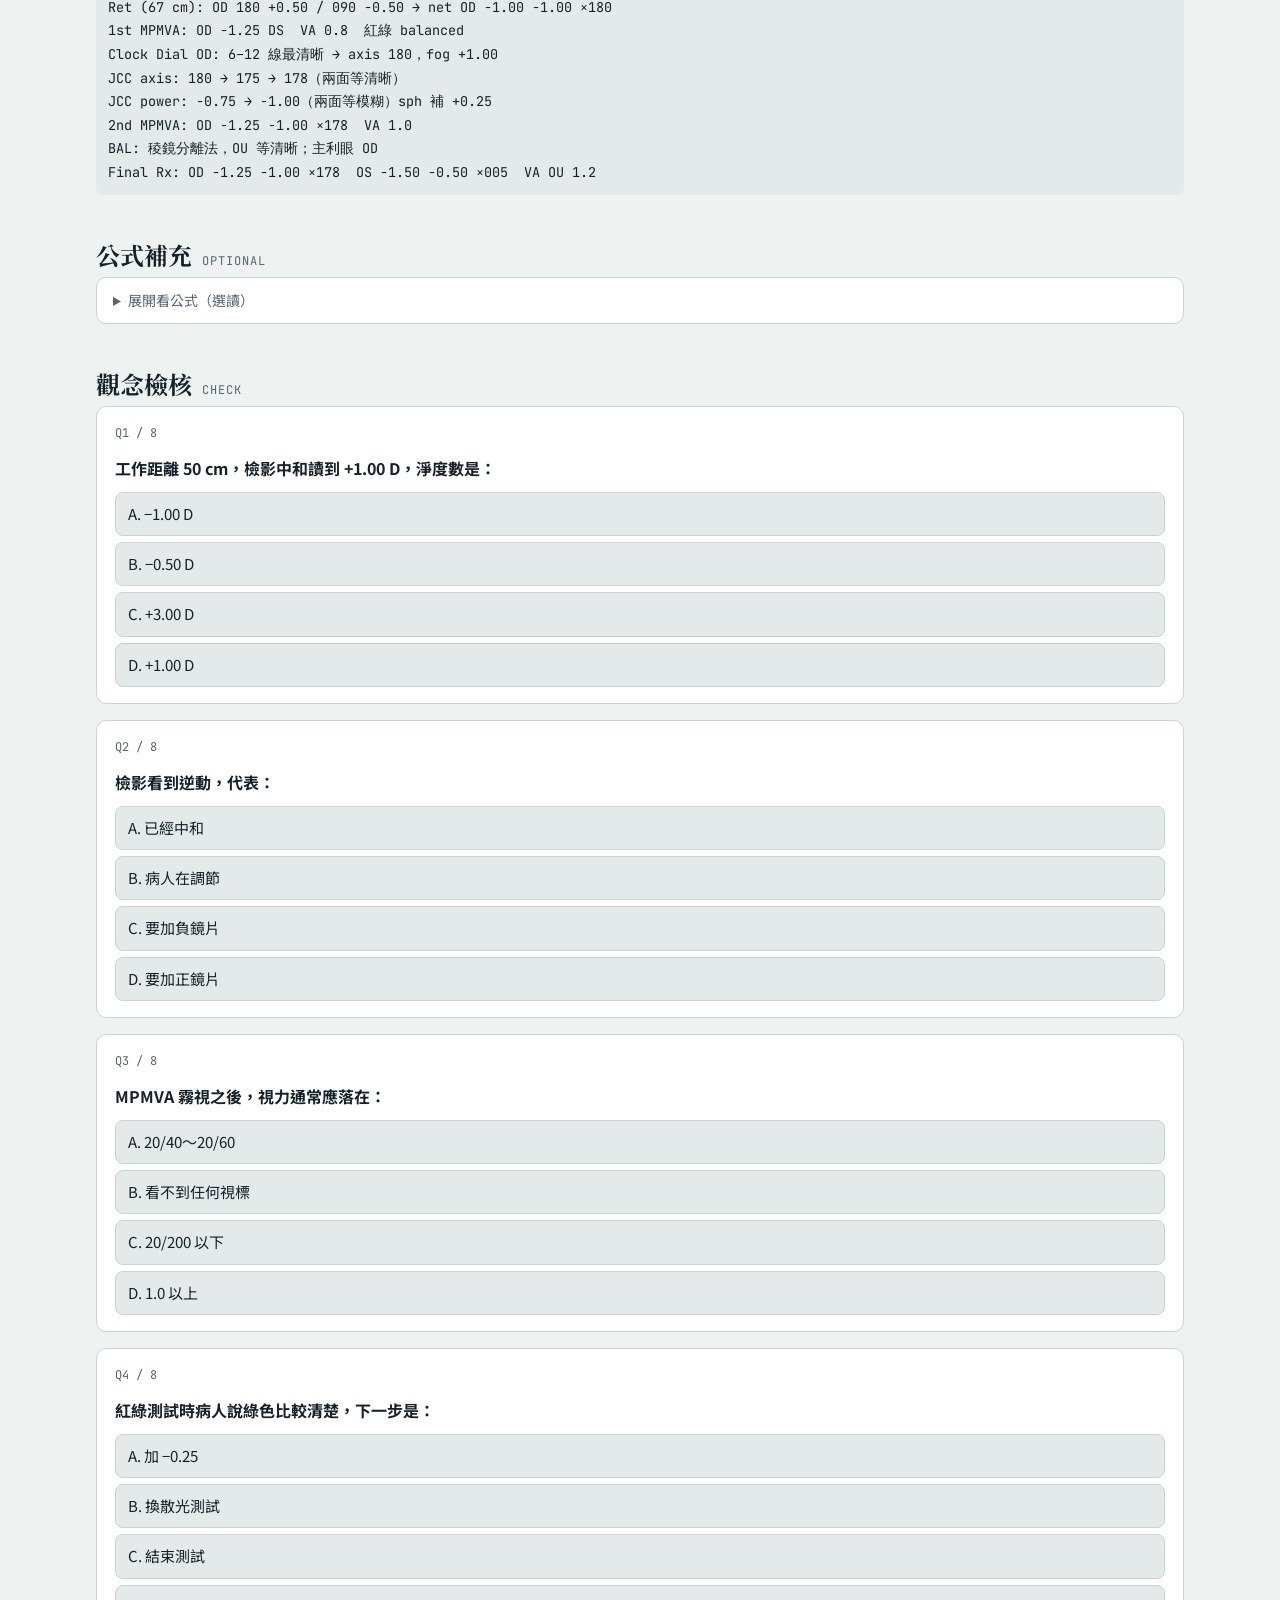
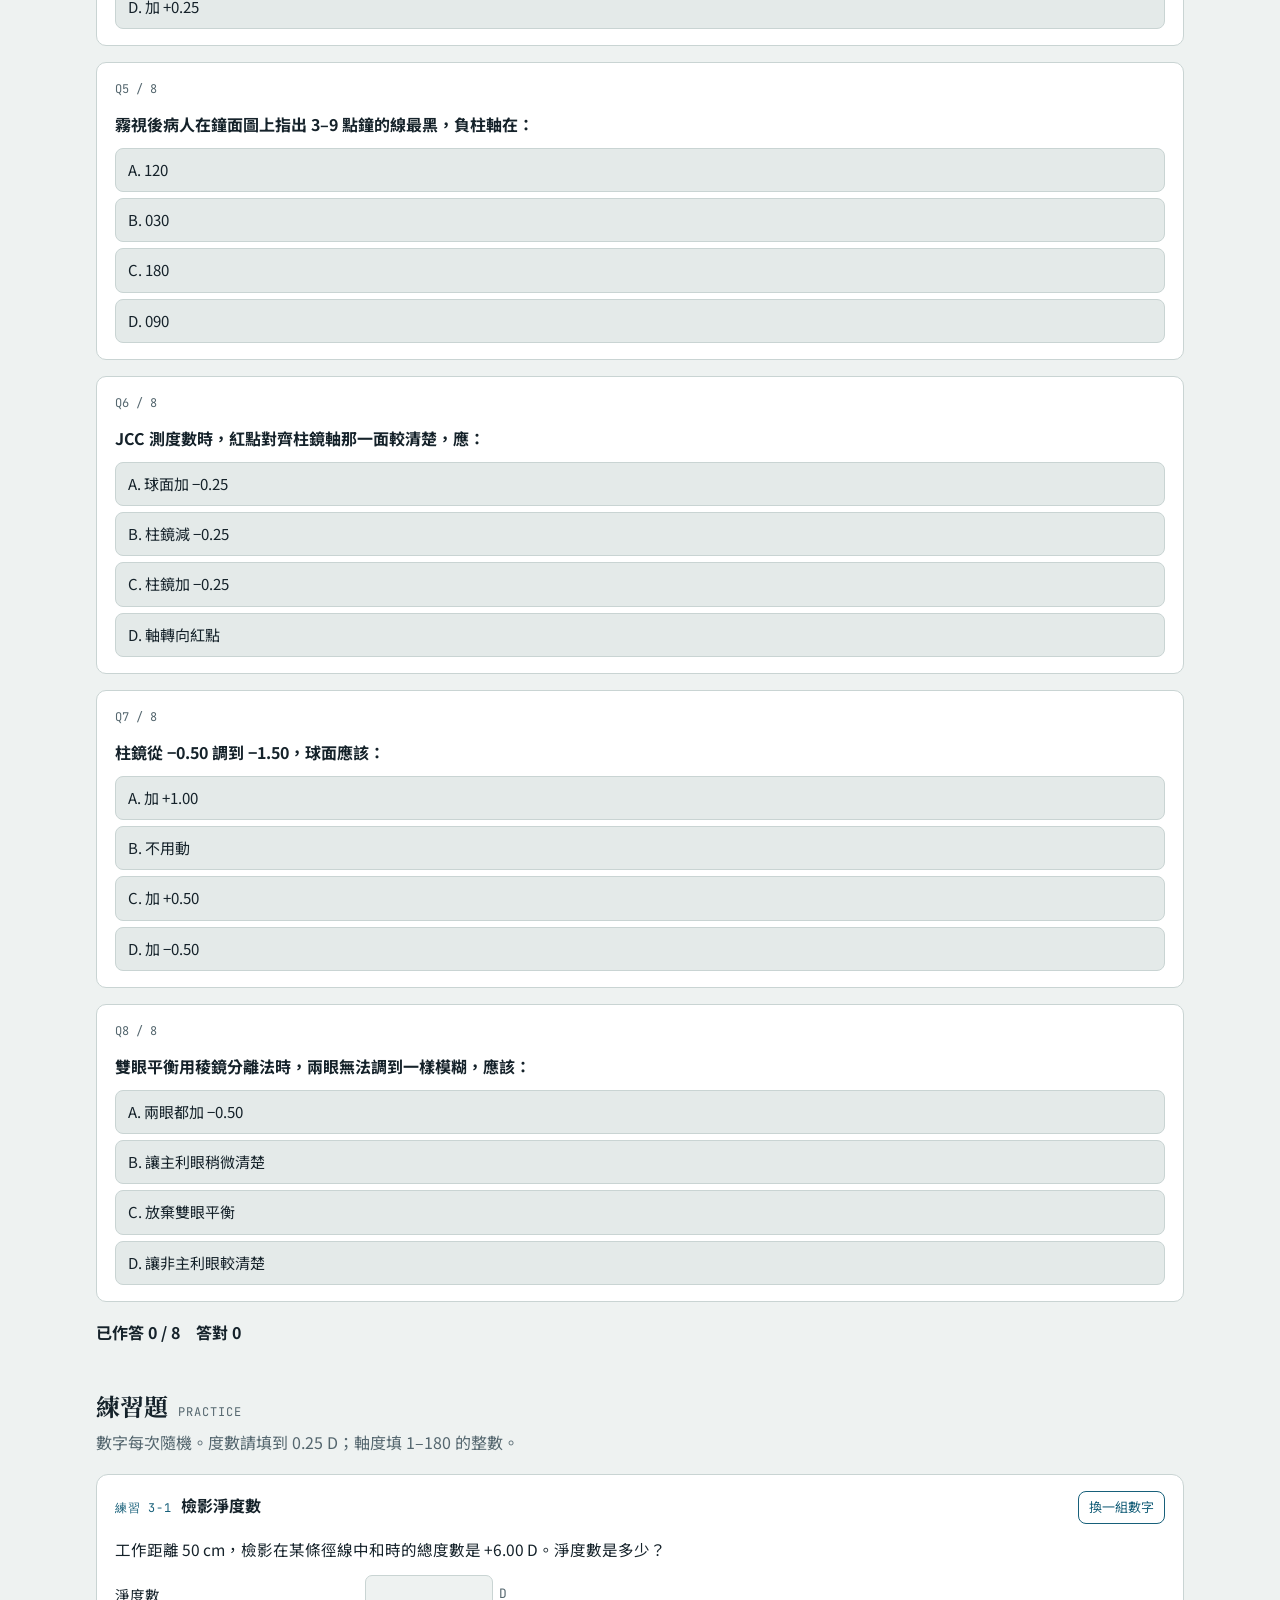
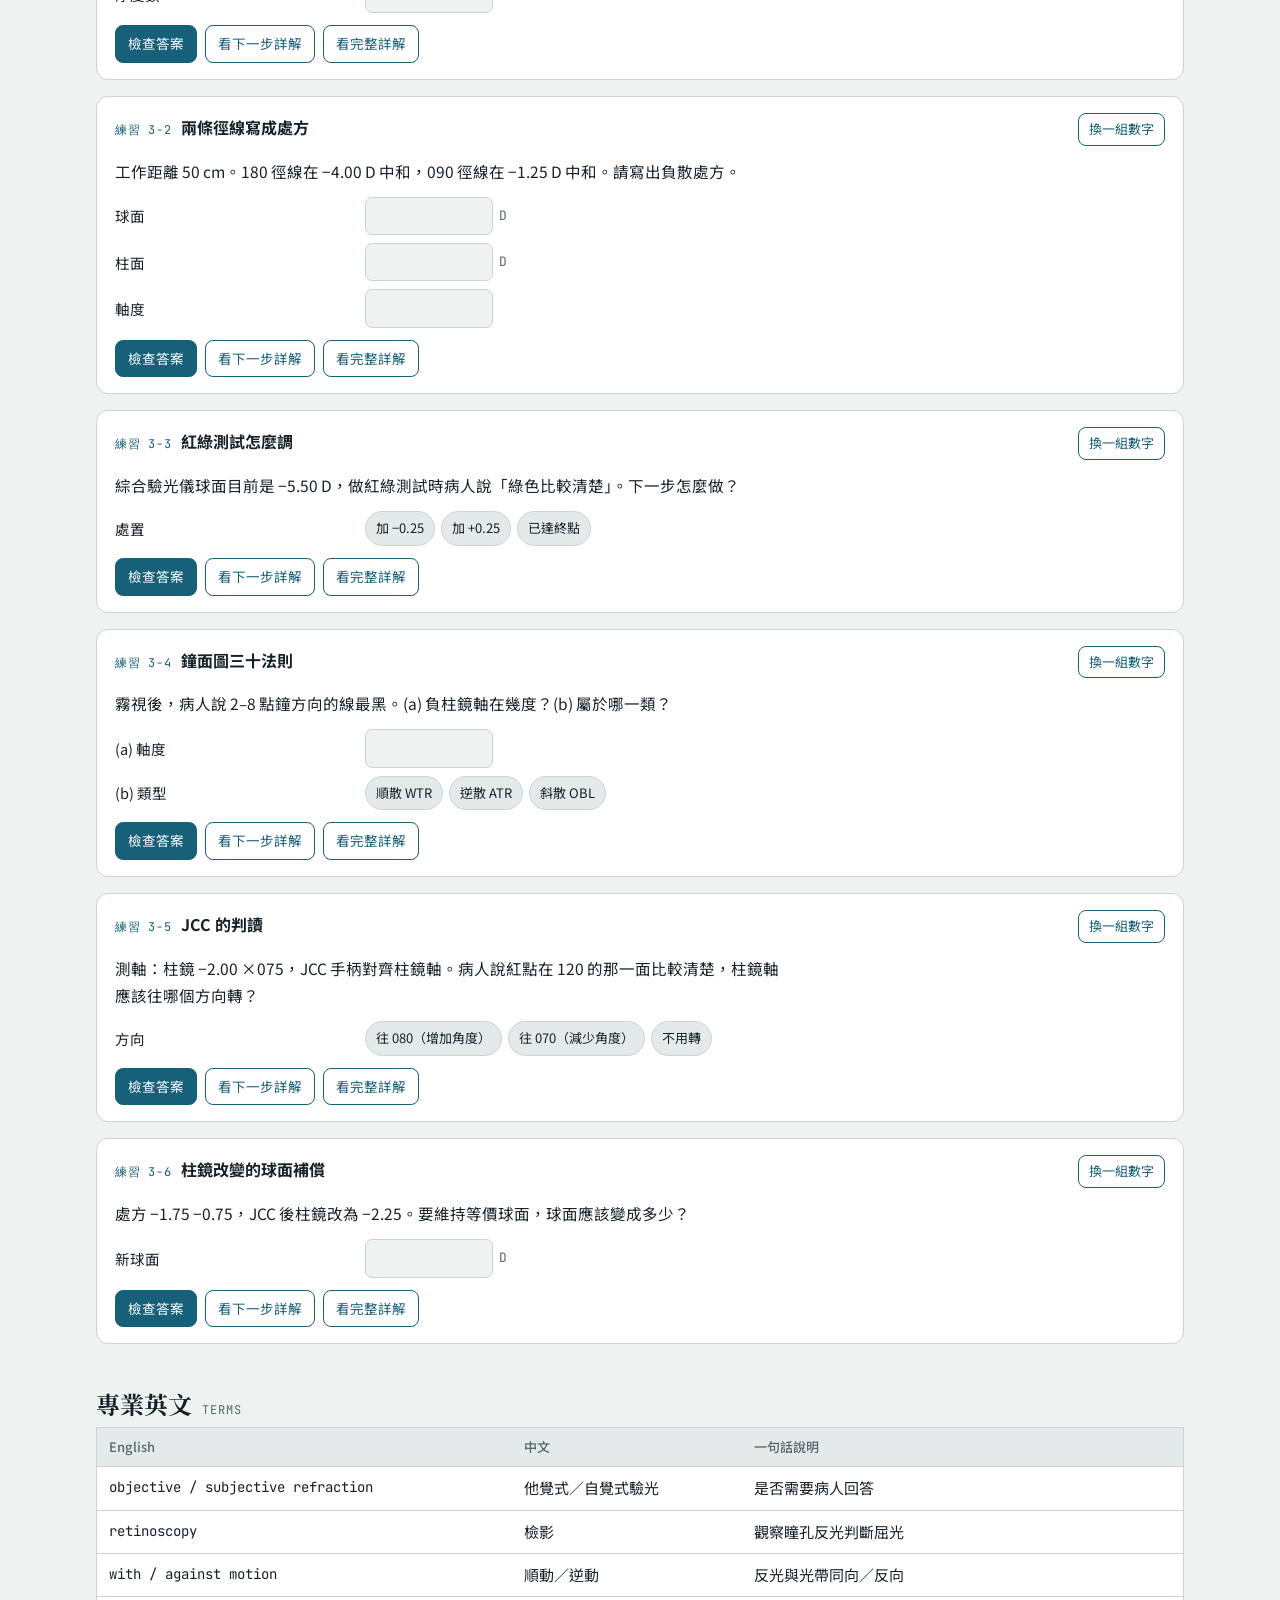
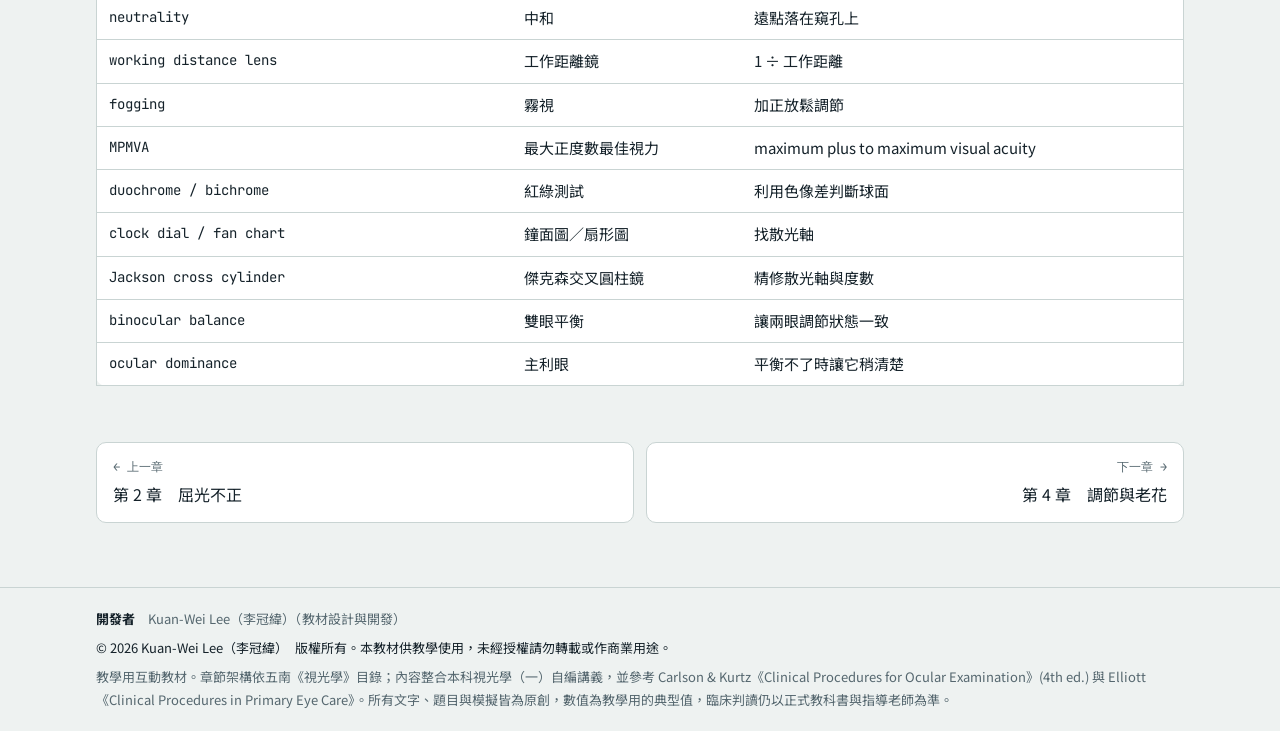
<file: ch03.html>
<!doctype html>
<html lang="zh-Hant">
<head>
<meta charset="utf-8">
<meta name="viewport" content="width=device-width, initial-scale=1, viewport-fit=cover">
<script src="assets/analytics.js"></script>
<title>第 3 章 屈光檢查｜視光學臨床實驗台</title>
<link rel="preconnect" href="https://fonts.googleapis.com">
<link rel="stylesheet" href="https://fonts.googleapis.com/css2?family=JetBrains+Mono:wght@400;500&family=Noto+Sans+TC:wght@400;500;700&family=Noto+Serif+TC:wght@600;700&display=swap">
<link rel="stylesheet" href="assets/style.css">
</head>
<body data-chapter="ch03">
<header id="topbar"></header>
<main class="wrap">
  <div class="chapter-head">
    <div class="eyebrow">Chapter 03</div>
    <h1>屈光檢查</h1>
    <div class="en">Refraction</div>
    <p class="lede">驗光分兩段：先用檢影鏡、電腦驗光這類<b>他覺式</b>方法取得客觀起點，再由病人回答的<b>自覺式</b>流程精修：霧視、MPMVA、紅綠、鐘面圖、JCC、第二次 MPMVA、雙眼平衡，最後才決定處方。</p>
  </div>

  <section class="block">
    <h2>教科書對照 <span class="tag">SYLLABUS MAP</span></h2>
    <div id="secmap"></div>
  </section>

  <section class="block">
    <h2>學習目標 <span class="tag">GOALS</span></h2>
    <ul class="goals">
      <li>判讀檢影反光的順動、逆動與中和，用工作距離鏡算出淨度數，並寫出兩條主徑線的處方。</li>
      <li>完整操作霧視到 MPMVA 終點，說明為什麼要找「最大正」，並正確使用紅綠測試（紅清加負、綠清加正）。</li>
      <li>用三十法則從鐘面圖求負柱軸，再以 JCC 追紅點修軸、紅白點修度數，並做等價球面補償。</li>
      <li>說出雙眼平衡的目的與稜鏡分離法步驟，以及開立最終處方的原則。</li>
    </ul>
  </section>

  <section class="block">
    <h2>核心觀念 <span class="tag">KEY IDEAS</span></h2>
    <div class="concepts">
      <div class="concept"><span class="newtag">補充</span><span class="en-term">Static retinoscopy</span><h3>靜態檢影</h3><p>病人看遠方視標放鬆調節，檢查者在工作距離（常用 67 cm 或 50 cm）掃動光帶。反光與光帶<b>同方向</b>是順動，要加正；<b>反方向</b>是逆動，要加負；整個瞳孔一起亮起或暗下是中和。</p></div>
      <div class="concept"><span class="newtag">補充</span><span class="en-term">Working-distance lens</span><h3>工作距離與淨度數</h3><p>中和時病人的遠點落在檢查者的窺孔上，而不是無限遠。所以總度數（gross）要扣掉 1 ÷ 工作距離：67 cm 扣 +1.50、50 cm 扣 +2.00，得到淨度數（net）。</p></div>
      <div class="concept"><span class="en-term">Fogging &amp; MPMVA</span><h3>霧視與 MPMVA</h3><p>先加 +1.00 讓焦點落在網膜前（霧視後約 20/40～20/60），調節會放鬆。之後每次收回 −0.25，直到視力不再進步。MPMVA 找的是「不影響清晰度的最正度數」，多給的負度數只會讓病人用調節去抵銷。</p></div>
      <div class="concept"><span class="en-term">Duochrome</span><h3>紅綠測試</h3><p>眼睛對綠光的屈光力比紅光強約 0.50 D。欠矯（仍近視）時紅光較接近網膜，所以紅色清楚，要加負；過矯則綠色清楚，要加正。口訣 RAM-GAP。判斷的是清晰度，色覺異常者也能做。</p></div>
      <div class="concept"><span class="en-term">Clock dial · Rule of 30</span><h3>鐘面圖</h3><p>霧視讓兩條焦線都在網膜前，最靠近網膜的焦線最清楚。<b>負柱軸＝最清晰線較小的鐘點數 × 30</b>。在該軸加負柱鏡直到各線一樣清楚，每加 −0.50 柱鏡補 +0.25 球面。</p></div>
      <div class="concept"><span class="en-term">Jackson cross cylinder</span><h3>JCC</h3><p>等量正負柱鏡互相垂直，等價球面為零。測軸：手柄對齊柱鏡軸，翻轉後<b>追紅點</b>。測度數：紅點或白點對齊柱鏡軸，紅點較清楚加 −0.25、白點較清楚減 −0.25。前提是 COLC 已經在網膜上。</p></div>
      <div class="concept"><span class="en-term">Binocular balance</span><h3>雙眼平衡</h3><p>兩眼各自完成 MPMVA 後，雙眼霧視 +0.75，用旋轉稜鏡（右眼 3Δ BU、左眼 3Δ BD）上下分離，在較清楚的那眼加 +0.25 直到一樣模糊；做不到時讓主利眼稍清楚。之後再做雙眼 MPMVA。</p></div>
      <div class="concept"><span class="newtag s1p">上學期＋補充</span><span class="en-term">Final prescription</span><h3>最終處方</h3><p>驗光結果不等於處方。要考慮舊處方、年齡、職業與主訴，散光大幅改變或第一次配戴時可以分次給；試戴並走動確認舒適，才算真正解決問題。</p></div>
    </div>
  </section>

  <section class="block">
    <h2>互動實驗 <span class="tag">LAB</span></h2>

    <div class="lab">
      <div class="lab-head"><span class="lab-no">LAB 3-1</span><h3>檢影鏡反光模擬 <span class="newtag">補充</span></h3></div>
      <div class="lab-body">
        <div class="lab-stage"><canvas id="cv-ret" aria-label="檢影鏡瞳孔反光"></canvas><span class="hint" id="r-hint">光帶自動掃動中</span></div>
        <div class="lab-panel">
          <div class="ctrl"><label>工作距離</label>
            <div class="seg" id="r-wd"><button data-v="0.5">50 cm</button><button data-v="0.667" aria-pressed="true">67 cm</button><button data-v="1">1 m</button></div></div>
          <div class="ctrl"><label>掃動方向</label>
            <div class="seg" id="r-mer"><button data-v="180" aria-pressed="true">左右掃（測 180）</button><button data-v="90">上下掃（測 090）</button></div></div>
          <div class="ctrl"><label for="r-L">鏡片 <output id="r-L-out"></output></label><input type="range" id="r-L" min="-8" max="8" step="0.25" value="0"></div>
          <div class="row-btns"><button class="btn" id="r-rec" type="button">記錄這條徑線的中和度數</button><button class="btn ghost" id="r-new" type="button">換一位病人</button></div>
          <div class="readout">
            <div class="row"><span>180 總度數</span><b id="r-g180">—</b></div>
            <div class="row"><span>090 總度數</span><b id="r-g90">—</b></div>
            <div class="row"><span>淨度數處方</span><b id="r-net">—</b></div>
          </div>
          <label class="check"><input type="checkbox" id="r-tip"> 顯示反光判讀提示</label>
          <div class="verdict" id="r-v"></div>
          <button class="btn ghost" id="r-ans" type="button">顯示病人實際度數</button>
        </div>
      </div>
      <div class="observe">
        <div class="predict" data-answer="0">
          <p class="q">工作距離 67 cm，一位正視眼的病人，不放任何鏡片時你會看到？</p>
          <div class="opts"><button>順動，要加正到 +1.50 才中和</button><button>逆動，要加負</button><button>直接中和</button><button>看不到反光</button></div>
          <p class="why">正視眼的遠點在無限遠，比檢查者遠，所以是順動。加 +1.50 把遠點拉到 67 cm 的窺孔上才中和，淨度數 ＝ +1.50 − 1.50 ＝ 0。</p>
        </div>
        <h4>觀察重點</h4><ul>
          <li>離中和越遠：反光越暗、越窄、移動越慢。接近中和：又亮又寬又快。</li>
          <li>散光眼兩條徑線要分別中和，各記一個總度數，再一起扣工作距離。</li>
          <li>換工作距離試試：同一位病人，總度數會變，淨度數不變。</li>
        </ul>
      </div>
    </div>

    <div class="lab">
      <div class="lab-head"><span class="lab-no">LAB 3-2</span><h3>MPMVA 與紅綠測試</h3></div>
      <div class="lab-body">
        <div class="lab-stage"><canvas id="cv-mp" aria-label="病人看到的視標"></canvas><span class="hint">病人眼中的視標</span></div>
        <div class="lab-panel">
          <div class="readout">
            <div class="row"><span>病人</span><b id="m-pt">—</b></div>
            <div class="row"><span>起點（檢影）</span><b id="m-start">—</b></div>
            <div class="row"><span>綜合驗光儀球面</span><b id="m-L">—</b></div>
            <div class="row"><span>目前視力</span><b id="m-va">—</b></div>
          </div>
          <div class="ctrl"><label>視標</label>
            <div class="seg" id="m-tg"><button data-v="va" aria-pressed="true">視力表</button><button data-v="dc">紅綠視標</button></div></div>
          <div class="row-btns">
            <button class="btn ghost" type="button" data-d="1">+1.00 霧視</button>
            <button class="btn ghost" type="button" data-d="0.25">+0.25</button>
            <button class="btn ghost" type="button" data-d="-0.25">−0.25</button>
          </div>
          <div class="row-btns"><button class="btn" id="m-ask" type="button">詢問病人</button><button class="btn" id="m-done" type="button">我決定終點</button><button class="btn ghost" id="m-new" type="button">換一位病人</button></div>
          <div class="dialog" id="m-dlg"></div>
        </div>
      </div>
      <div class="observe">
        <div class="predict" data-answer="1">
          <p class="q">一位 20 歲病人，度數已給到比真正需要多 −0.50 D。他通常會怎麼說？</p>
          <div class="opts"><button>變得很模糊</button><button>一樣清楚，但字變小、變黑</button><button>紅色比較清楚</button><button>看到兩行字</button></div>
          <p class="why">年輕人會用調節抵銷多給的負度數，視力不會下降，只覺得字縮小、變黑。這就是「變小變黑終點」，也是 MPMVA 要找最大正的原因。</p>
        </div>
        <h4>觀察重點</h4><ul>
          <li>先霧視，再一格一格收回，每一步都問「有比較清楚嗎」。視力不再進步就停。</li>
          <li>紅綠：紅清加負、綠清加正；兩邊一樣清楚或剛轉為紅色時就是終點。</li>
          <li>年輕病人與老花病人對過矯的反應不同，換幾位病人比較看看。</li>
        </ul>
      </div>
    </div>

    <div class="lab">
      <div class="lab-head"><span class="lab-no">LAB 3-3</span><h3>鐘面圖與 JCC 模擬病人</h3></div>
      <div class="lab-body">
        <div class="lab-stage"><canvas id="cv-jcc" aria-label="鐘面圖與 JCC"></canvas><span class="hint" id="j-hint">病人眼中的鐘面圖（已霧視）</span></div>
        <div class="lab-panel">
          <div class="ctrl"><label>步驟</label>
            <div class="seg" id="j-mode"><button data-v="clock" aria-pressed="true">① 鐘面圖</button><button data-v="axis">② JCC 測軸</button><button data-v="power">③ JCC 測度數</button></div></div>
          <div class="ctrl"><label for="j-a">柱鏡軸 <output id="j-a-out"></output></label><input type="range" id="j-a" min="1" max="180" step="1" value="180"></div>
          <div class="row-btns">
            <button class="btn ghost" type="button" data-c="-0.25">柱鏡 −0.25</button>
            <button class="btn ghost" type="button" data-c="0.25">柱鏡 +0.25（減少）</button>
          </div>
          <div class="readout">
            <div class="row"><span>柱鏡</span><b id="j-cyl">—</b></div>
            <div class="row"><span>應補球面</span><b id="j-sph">—</b></div>
          </div>
          <div class="row-btns"><button class="btn" id="j-ask" type="button">詢問病人</button><button class="btn" id="j-done" type="button">我決定終點</button><button class="btn ghost" id="j-new" type="button">換一位病人</button></div>
          <div class="dialog" id="j-dlg"></div>
        </div>
      </div>
      <div class="observe">
        <div class="predict" data-answer="2">
          <p class="q">霧視後病人說 2–8 點鐘那條線最黑，負柱軸應放在？</p>
          <div class="opts"><button>030</button><button>120</button><button>060</button><button>150</button></div>
          <p class="why">三十法則：取較小的鐘點數 2，2 × 30 ＝ 060，屬於斜散。</p>
        </div>
        <h4>觀察重點</h4><ul>
          <li>鐘面圖只能抓到大約的軸（每格 30 度），JCC 才把軸修到幾度以內。</li>
          <li>測軸時兩面的紅點分別在柱鏡軸的兩側 45 度，病人選的那一面紅點在哪邊，柱鏡軸就往哪邊轉。</li>
          <li>度數越小的散光，軸偏一點影響越小；度數大時軸偏 5 度就很明顯。</li>
        </ul>
      </div>
    </div>

    <a class="sim-link" href="phoropter.html">
      <span class="sim-ic" aria-hidden="true"><svg width="40" height="40" viewBox="0 0 40 40"><circle cx="11" cy="20" r="8" fill="none" stroke="currentColor" stroke-width="2.2"/><circle cx="29" cy="20" r="8" fill="none" stroke="currentColor" stroke-width="2.2"/><circle cx="11" cy="20" r="3" fill="currentColor"/><circle cx="29" cy="20" r="3" fill="currentColor"/><path d="M19 20h2" stroke="currentColor" stroke-width="2.2"/></svg></span>
      <span class="sim-txt"><small>SIMULATOR・延伸 LAB 3-2、3-3</small><b>綜合驗光儀模擬：把整套驗光流程做一遍</b><span>轉旋鈕、換輔助鏡、擺入 JCC 與旋轉稜鏡，從儀器設定一路做到雙眼平衡與近用加入度。有引導練習、自由操作與考核三種模式。</span></span>
      <span class="sim-go" aria-hidden="true">開始操作 →</span>
    </a>
  </section>

  <section class="block">
    <h2>常見迷思 <span class="tag">MISCONCEPTIONS</span></h2>
    <div class="myths">
      <details class="myth"><summary>MPMVA 就是給到病人覺得最清楚為止。</summary><div class="fix">年輕人過矯也會覺得清楚，甚至更黑更銳利。終點是「最正、但視力不下降」，不是「最清楚」。</div></details>
      <details class="myth"><summary>紅色清楚代表過矯。</summary><div class="fix">剛好相反。紅清代表還有近視沒矯正完，要加負；綠清才是過矯，要加正。</div></details>
      <details class="myth"><summary>檢影中和的度數就是處方。</summary><div class="fix">中和讀到的是總度數，要扣掉工作距離鏡（67 cm 扣 +1.50）才是淨度數。</div></details>
      <details class="myth"><summary>JCC 隨時都可以做。</summary><div class="fix">一定要先完成 MPMVA，讓最小模糊圈落在網膜上，翻轉兩面的比較才成立。JCC 做完還要再做一次 MPMVA。</div></details>
      <details class="myth"><summary>加散光度數時球面不用動。</summary><div class="fix">每增加 −0.50 柱鏡要補 +0.25 球面，等價球面才不變，病人才不會覺得整體變模糊。</div></details>
    </div>
  </section>

  <section class="block">
    <h2>紀錄範例 <span class="tag">RECORD</span></h2>
    <div class="rec">Ret (67 cm): OD 180 +0.50 / 090 −0.50 → net OD −1.00 −1.00 ×180
1st MPMVA: OD −1.25 DS  VA 0.8  紅綠 balanced
Clock Dial OD: 6–12 線最清晰 → axis 180，fog +1.00
JCC axis: 180 → 175 → 178（兩面等清晰）
JCC power: −0.75 → −1.00（兩面等模糊）sph 補 +0.25
2nd MPMVA: OD −1.25 −1.00 ×178  VA 1.0
BAL: 稜鏡分離法，OU 等清晰；主利眼 OD
Final Rx: OD −1.25 −1.00 ×178  OS −1.50 −0.50 ×005  VA OU 1.2</div>
  </section>

  <section class="block">
    <h2>公式補充 <span class="tag">OPTIONAL</span></h2>
    <details class="formula"><summary>展開看公式（選讀）</summary><div>
      <p>工作距離鏡：<span class="eq">WD lens ＝ 1 / 工作距離（m）</span></p>
      <p>淨度數：<span class="eq">net ＝ gross − 1 / WD</span></p>
      <p>由兩條主徑線寫處方（負散）：<span class="eq">sph ＝ 較正的那條；cyl ＝ 較負 − 較正；axis ＝ 較正那條的方向</span></p>
      <p>三十法則：<span class="eq">負柱軸 ＝ 最清晰線較小鐘點 × 30</span></p>
      <p>球面補償：<span class="eq">Δsph ＝ −Δcyl / 2（每 −0.50 cyl 補 +0.25 sph）</span></p>
    </div></details>
  </section>

  <section class="block">
    <h2>觀念檢核 <span class="tag">CHECK</span></h2>
    <div id="quiz"></div>
  </section>

  <section class="block">
    <h2>練習題 <span class="tag">PRACTICE</span></h2>
    <p class="sub">數字每次隨機。度數請填到 0.25 D；軸度填 1–180 的整數。</p>
    <div id="practice"></div>
  </section>

  <section class="block">
    <h2>專業英文 <span class="tag">TERMS</span></h2>
    <div class="terms-wrap"><table class="terms">
      <tr><th>English</th><th>中文</th><th>一句話說明</th></tr>
      <tr><td>objective / subjective refraction</td><td>他覺式／自覺式驗光</td><td>是否需要病人回答</td></tr>
      <tr><td>retinoscopy</td><td>檢影</td><td>觀察瞳孔反光判斷屈光</td></tr>
      <tr><td>with / against motion</td><td>順動／逆動</td><td>反光與光帶同向／反向</td></tr>
      <tr><td>neutrality</td><td>中和</td><td>遠點落在窺孔上</td></tr>
      <tr><td>working distance lens</td><td>工作距離鏡</td><td>1 ÷ 工作距離</td></tr>
      <tr><td>fogging</td><td>霧視</td><td>加正放鬆調節</td></tr>
      <tr><td>MPMVA</td><td>最大正度數最佳視力</td><td>maximum plus to maximum visual acuity</td></tr>
      <tr><td>duochrome / bichrome</td><td>紅綠測試</td><td>利用色像差判斷球面</td></tr>
      <tr><td>clock dial / fan chart</td><td>鐘面圖／扇形圖</td><td>找散光軸</td></tr>
      <tr><td>Jackson cross cylinder</td><td>傑克森交叉圓柱鏡</td><td>精修散光軸與度數</td></tr>
      <tr><td>binocular balance</td><td>雙眼平衡</td><td>讓兩眼調節狀態一致</td></tr>
      <tr><td>ocular dominance</td><td>主利眼</td><td>平衡不了時讓它稍清楚</td></tr>
    </table></div>
  </section>

  <nav id="pager"></nav>
</main>
<footer id="footer"></footer>
<script src="assets/config.js"></script>
<script src="assets/core.js"></script>
<script src="assets/practice.js"></script>
<script src="assets/problems/ch03.js"></script>
<script>document.addEventListener("DOMContentLoaded", () => { OBPractice.mount("practice", "ch03"); OL.sectionMap("secmap", "ch03"); });</script>
<script>
(function () {
  const { Stage, fmt, range, seg, check, quiz, blurText } = OL;
  const q4 = (v) => Math.round(v * 4) / 4;
  const rnd = (a, b, s) => a + s * Math.floor(Math.random() * (Math.round((b - a) / s) + 1));
  const sD = (v) => Math.abs(v) < 0.001 ? "plano" : fmt.D(v).replace(" D", "");
  const ax3 = (a) => String(((Math.round(a) - 1 + 180) % 180 + 180) % 180 + 1).padStart(3, "0");
  const say = (box, who, text, me) => { const b = document.createElement("div"); b.className = "bubble" + (me ? " me" : ""); b.innerHTML = `<small>${who}</small>${text}`; box.appendChild(b); while (box.children.length > 6) box.removeChild(box.firstChild); };
  const visible = (el) => { let v = false; new IntersectionObserver((es) => { v = es[0].isIntersecting; }).observe(el); return () => v; };

  /* ---------- LAB 3-1 檢影 ---------- */
  let RP;
  const newRP = () => { const s = rnd(-5, 3, 0.25), c = Math.random() < 0.3 ? 0 : -rnd(0.5, 2.5, 0.25), a = Math.random() < 0.6 ? 180 : 90; RP = { s, c, a }; };
  newRP();
  const merPow = (m) => (m === RP.a ? RP.s : RP.s + RP.c); // 該徑線的屈光不正
  const wd = seg("r-wd", () => upd()), mer = seg("r-mer", () => upd());
  const Lr = range("r-L", (v) => fmt.D(v), () => upd());
  const tip = check("r-tip", () => upd());
  const rec = { 180: null, 90: null };
  const rv = document.getElementById("r-v");
  function state() { const W = +wd.value, K = merPow(+mer.value), r = K - Lr.value + 1 / W; return { W, K, r }; }
  function upd() {
    const { r } = state();
    if (tip.value) {
      const a = Math.abs(r);
      rv.innerHTML = a < 0.125 ? '<span class="pill ok">中和</span> 整個瞳孔一起亮、一起暗' : r > 0 ? `<span class="pill info">順動</span> ${a > 2 ? "暗、窄、慢" : a > 0.75 ? "中等" : "亮、寬、快"}：加正` : `<span class="pill warn">逆動</span> ${a > 2 ? "暗、窄、慢" : a > 0.75 ? "中等" : "亮、寬、快"}：加負`;
    } else rv.textContent = "";
    showRec();
  }
  function showRec() {
    const W = +wd.value;
    document.getElementById("r-g180").textContent = rec[180] == null ? "—" : sD(rec[180]);
    document.getElementById("r-g90").textContent = rec[90] == null ? "—" : sD(rec[90]);
    let t = "兩條徑線都記錄後計算";
    if (rec[180] != null && rec[90] != null) {
      const n180 = rec[180] - 1 / W, n90 = rec[90] - 1 / W;
      const hi = Math.max(n180, n90), lo = Math.min(n180, n90), axis = n180 >= n90 ? 180 : 90;
      t = Math.abs(hi - lo) < 0.01 ? `${sD(q4(hi))} DS` : `${sD(q4(hi))} ${sD(q4(lo - hi))} ×${ax3(axis)}`;
    }
    document.getElementById("r-net").textContent = t;
  }
  document.getElementById("r-rec").onclick = () => { rec[mer.value] = Lr.value; showRec(); };
  document.getElementById("r-new").onclick = () => { newRP(); rec[180] = rec[90] = null; document.getElementById("r-L").value = 0; document.getElementById("r-L").dispatchEvent(new Event("input")); document.getElementById("r-ans").textContent = "顯示病人實際度數"; upd(); };
  document.getElementById("r-ans").onclick = (e) => { e.target.textContent = `病人：${RP.c ? `${sD(RP.s)} ${sD(RP.c)} ×${ax3(RP.a)}` : sD(RP.s) + " DS"}`; };
  const ret = new Stage("cv-ret", { xmin: -10, xmax: 10, ymin: -6.5, ymax: 6.5, aspect: 0.62, minH: 260, maxH: 420, equal: true, draw: (s, c) => {
    const t = performance.now() / 1000, { r } = state(), horiz = mer.value === "180";
    const ctx = s.ctx, cx = s.X(0), cy = s.Y(0), R = s.sx * 3.2;
    const sweep = Math.sin(t * 2.2) * 9; // 外部光帶位置（世界座標）
    // 臉部與光帶
    ctx.save(); ctx.fillStyle = c.surface2; ctx.fillRect(0, 0, s.w, s.h);
    const bw = s.sx * 1.6;
    ctx.globalAlpha = 0.35; ctx.fillStyle = "#f5d08a";
    if (horiz) ctx.fillRect(s.X(sweep) - bw / 2, 0, bw, s.h); else ctx.fillRect(0, s.Y(sweep * 0.6) - bw / 2, s.w, bw);
    ctx.globalAlpha = 1;
    // 虹膜
    ctx.beginPath(); ctx.arc(cx, cy, R * 1.75, 0, Math.PI * 2); ctx.fillStyle = "#6b4f36"; ctx.fill();
    ctx.beginPath(); ctx.arc(cx, cy, R, 0, Math.PI * 2); ctx.fillStyle = "#1c0d0a"; ctx.fill(); ctx.clip();
    // 瞳孔反光
    const a = Math.abs(r), neutral = a < 0.125;
    const bright = neutral ? 1 : Math.max(0.18, Math.min(0.95, 0.9 / (a + 0.4)));
    const onPupil = Math.max(0, 1 - Math.abs(sweep) / 5.5);
    if (neutral) {
      ctx.globalAlpha = 0.25 + 0.75 * onPupil; ctx.fillStyle = "#e0503a"; ctx.fillRect(cx - R, cy - R, 2 * R, 2 * R);
    } else {
      const speed = Math.min(3, 0.8 / a + 0.25), dir = r > 0 ? 1 : -1;
      const pos = Math.max(-2.2, Math.min(2.2, dir * speed * sweep / 9 * 2.2)) * s.sx * 1.6; // 瞳孔內移動
      const w = Math.min(2 * R, s.sx * (0.5 + 1.2 / (a + 0.3)));
      ctx.globalAlpha = bright; ctx.fillStyle = "#e0503a";
      if (horiz) ctx.fillRect(cx + pos - w / 2, cy - R, w, 2 * R); else ctx.fillRect(cx - R, cy - pos - w / 2, 2 * R, w);
    }
    ctx.restore();
    ctx.save(); ctx.beginPath(); ctx.arc(cx, cy, R, 0, Math.PI * 2); ctx.strokeStyle = "#000"; ctx.lineWidth = 1.5; ctx.stroke(); ctx.restore();
    s.text(horiz ? "直立光帶左右掃 → 觀察 180 徑線" : "水平光帶上下掃 → 觀察 090 徑線", 0, -6, { dy: -4, size: 12, color: c.muted, bg: c.bg });
    s.text("鏡片 " + fmt.D(Lr.value) + "｜工作距離鏡 " + fmt.D(1 / +wd.value), 0, 6, { dy: 6, size: 12, color: c.ink, font: c.mono, bg: c.bg });
  } });
  const retVis = visible(document.getElementById("cv-ret"));
  (function loop() { if (retVis()) ret.render(); requestAnimationFrame(loop); })();
  upd();

  /* ---------- LAB 3-2 MPMVA ---------- */
  let MP, mpL;
  const mpDlg = document.getElementById("m-dlg");
  const tg = seg("m-tg", () => mp.render());
  function newMP() {
    const age = [12, 20, 28, 36, 48, 60][Math.floor(Math.random() * 6)];
    const amp = Math.max(0.5, 15 - 0.25 * age);
    const K = rnd(-6, 2, 0.25);
    const start = q4(K + (Math.random() < 0.5 ? -1 : 1) * rnd(0, 0.75, 0.25));
    MP = { age, amp: Math.min(amp, 12), K, start, best: Math.random() < 0.7 ? 1.2 : 1.0 };
    mpL = start; mpDlg.innerHTML = "";
    say(mpDlg, "說明", `起點已放入檢影度數 ${sD(start)}。先霧視，再一格一格收回。`);
    mpUpd();
  }
  // 殘餘：E > 0 表示過矯（多給負），E < 0 表示欠矯
  function effBlur(L) {
    const E = MP.K - L; // 病人需要 K，給了 L；E < 0 → 仍近視
    const m = -E;
    if (m >= 0) return { blur: m, acc: 0, mini: false };
    const need = -m; // 遠視性殘餘，要用調節補
    if (need <= MP.amp * 0.7) return { blur: 0, acc: need, mini: need >= 0.25 };
    return { blur: need - MP.amp * 0.7, acc: MP.amp * 0.7, mini: true };
  }
  const vaOf = (b) => MP.best / (1 + 1.6 * Math.pow(b, 1.15));
  const ROWS = [0.1, 0.2, 0.3, 0.4, 0.5, 0.6, 0.8, 1.0, 1.2];
  const snapVA = (v) => { let r = ROWS[0]; for (const x of ROWS) if (x <= v + 1e-6) r = x; return v < 0.1 ? "< 0.1" : r.toFixed(1); };
  function mpUpd() {
    document.getElementById("m-pt").textContent = `${MP.age} 歲`;
    document.getElementById("m-start").textContent = sD(MP.start);
    document.getElementById("m-L").textContent = sD(mpL);
    document.getElementById("m-va").textContent = snapVA(vaOf(effBlur(mpL).blur));
    mp.render();
  }
  document.querySelector("#m-ask").onclick = () => {
    const e = effBlur(mpL);
    if (tg.value === "dc") {
      const m = -(MP.K - mpL); // 不調節時的近視量
      const rr = Math.abs(m - 0.25), gg = Math.abs(m + 0.25);
      say(mpDlg, "你", "紅色和綠色，哪一邊的字比較清楚？", true);
      say(mpDlg, "病人", Math.abs(rr - gg) < 0.01 ? "兩邊差不多一樣清楚。" : rr < gg ? "紅色那邊比較清楚。" : "綠色那邊比較清楚。");
      return;
    }
    say(mpDlg, "你", "現在這樣有比較清楚嗎？能讀到哪一行？", true);
    const va = snapVA(vaOf(e.blur));
    say(mpDlg, "病人", e.mini ? `可以讀到 ${va}，${e.acc >= 0.5 ? "字好像變小、變黑了，眼睛有點用力。" : "字好像變小、變黑一點。"}` : e.blur > 0.9 ? `很模糊，大概只讀到 ${va}。` : `可以讀到 ${va}。`);
  };
  document.querySelectorAll("[data-d]").forEach((b) => b.onclick = () => { mpL = q4(mpL + +b.dataset.d); say(mpDlg, "你", `球面調到 ${sD(mpL)}`, true); mpUpd(); });
  document.getElementById("m-done").onclick = () => {
    const d = mpL - MP.K;
    say(mpDlg, "結果", Math.abs(d) < 0.01 ? `<span class="pill ok">正確</span> 病人實際需要 ${sD(MP.K)}，你找到了最大正度數的最佳視力。` : d < 0 ? `<span class="pill bad">過矯 ${fmt.D(d).replace(" D", "")}</span> 實際需要 ${sD(MP.K)}。${MP.age < 40 ? "年輕人會用調節抵銷，視力沒掉，所以要靠「變小變黑」和紅綠判斷。" : ""}` : `<span class="pill warn">欠矯 ${fmt.D(d).replace(" D", "")}</span> 實際需要 ${sD(MP.K)}，再收回一點負度數視力還會進步。`);
  };
  document.getElementById("m-new").onclick = newMP;
  const mp = new Stage("cv-mp", { xmin: 0, xmax: 10, ymin: 0, ymax: 7, aspect: 0.62, minH: 260, maxH: 420, draw: (s, c) => {
    if (!MP) return;
    const ctx = s.ctx, e = effBlur(mpL);
    const ink = c.ink;
    if (tg.value === "dc") {
      const m = -(MP.K - mpL);
      const half = s.w / 2;
      ctx.fillStyle = "#b3261e"; ctx.fillRect(0, 0, half, s.h); ctx.fillStyle = "#1e7a3c"; ctx.fillRect(half, 0, half, s.h);
      const fs = Math.min(s.h * 0.16, s.w * 0.07);
      [["E F P", 0.32], ["D Z L", 0.62]].forEach(([t, y], i) => {
        blurText(ctx, t, half / 2, s.h * y, `700 ${fs * (1 - i * 0.25)}px ${c.mono}`, "#111", Math.abs(m - 0.25) * 22, Math.abs(m - 0.25) * 22);
        blurText(ctx, t, half * 1.5, s.h * y, `700 ${fs * (1 - i * 0.25)}px ${c.mono}`, "#111", Math.abs(m + 0.25) * 22, Math.abs(m + 0.25) * 22);
      });
      return;
    }
    ctx.fillStyle = "#fbfbf7"; ctx.fillRect(0, 0, s.w, s.h);
    const L = [["E", 0.2], ["F P", 0.3], ["T O Z", 0.4], ["L P E D", 0.5], ["P E C F D", 0.6], ["E D F C Z P", 0.8], ["F E L O P Z D", 1.0], ["D E F P O T E C", 1.2]];
    const base = s.h / 6.9, scale = e.mini ? 0.93 : 1;
    let y = s.h * 0.08;
    L.forEach(([t, v]) => {
      const fs = Math.max(5, base * 0.2 / v * scale * 1.2);
      y += fs * 0.65 + 6;
      const b = e.blur * 26;
      blurText(ctx, t, s.w / 2, y, `${e.mini ? 800 : 600} ${fs}px ${c.mono}`, "#141414", b, b);
      ctx.fillStyle = "#777"; ctx.font = `11px ${c.mono}`; ctx.textAlign = "left"; ctx.fillText(v.toFixed(1), 8, y);
      y += fs * 0.65;
    });
  } });
  newMP();

  /* ---------- LAB 3-3 鐘面圖與 JCC ---------- */
  let JP, jC = 0;
  const jDlg = document.getElementById("j-dlg");
  const mode = seg("j-mode", (v) => { document.getElementById("j-hint").textContent = v === "clock" ? "病人眼中的鐘面圖（已霧視）" : v === "axis" ? "JCC 手柄對齊柱鏡軸：兩面的紅點位置" : "JCC 紅點／白點對齊柱鏡軸"; jc.render(); });
  const aR = range("j-a", (v) => ax3(v), () => { jc.render(); jUpd(); });
  const vec = (C, a) => { const r = a * Math.PI / 90; return [-C / 2 * Math.cos(r), -C / 2 * Math.sin(r)]; }; // 負柱鏡 → (J0, J45)，取正值慣例
  const resid = (extraC, extraA) => {
    const p = vec(JP.c, JP.a), t = vec(jC, aR.value), x = extraC ? vec(extraC, extraA) : [0, 0];
    const j0 = p[0] - t[0] - x[0], j45 = p[1] - t[1] - x[1];
    const mag = Math.hypot(j0, j45);
    return { C: -2 * mag, a: ((Math.atan2(j45, j0) * 90 / Math.PI) + 180) % 180, mag };
  };
  function newJP() { JP = { c: -rnd(0.75, 2.5, 0.25), a: rnd(5, 180, 5) }; jC = 0; const el = document.getElementById("j-a"); el.value = 180; el.dispatchEvent(new Event("input")); jDlg.innerHTML = ""; say(jDlg, "說明", "MPMVA 已完成並加 +1.00 霧視。先用鐘面圖找軸、加柱鏡，再解除霧視用 JCC 精修。"); jUpd(); }
  function jUpd() {
    document.getElementById("j-cyl").textContent = Math.abs(jC) < 0.001 ? "（未加柱鏡）" : `${sD(jC)} ×${ax3(aR.value)}`;
    document.getElementById("j-sph").textContent = Math.abs(jC) < 0.001 ? "—" : `${fmt.D(-jC / 2, 3).replace(/0 D$/, " D")}（相對起始球面）`;
    jc.render();
  }
  document.querySelectorAll("[data-c]").forEach((b) => b.onclick = () => { jC = Math.min(0, q4(jC + +b.dataset.c)); say(jDlg, "你", `柱鏡改為 ${Math.abs(jC) < 0.001 ? "0" : sD(jC)}`, true); jUpd(); });
  const HOURS = [1, 2, 3, 4, 5, 6]; // 1–7 … 6–12
  const lineBlur = (h) => { // h 點鐘那條線，病人看到的方向 φ；換成檢查者 TABO 方向 ψ
    const phi = (90 - h * 30 + 360) % 180, psi = (180 - phi) % 180;
    const rs = resid(); return 0.45 + rs.mag * 2 * Math.pow(Math.cos((psi - rs.a) * Math.PI / 180), 2);
  };
  document.getElementById("j-ask").onclick = () => {
    const rs = resid();
    if (mode.value === "clock") {
      say(jDlg, "你", "哪一條線最黑、最清楚？還是都一樣？", true);
      if (rs.mag * 2 < 0.2) { say(jDlg, "病人", "看起來都差不多一樣。"); return; }
      const best = HOURS.reduce((a, h) => lineBlur(h) < lineBlur(a) ? h : a, 1);
      say(jDlg, "病人", `${best}–${best + 6} 點鐘那條最黑。`);
      return;
    }
    const A = aR.value;
    if (Math.abs(jC) < 0.001) { say(jDlg, "說明", "要先在柱鏡軸上放入柱鏡，JCC 才有東西可以修。"); return; }
    let f1, f2, t1, t2;
    if (mode.value === "axis") { f1 = resid(-0.5, A + 45); f2 = resid(-0.5, A - 45); t1 = `第一面（紅點在 ${ax3(A + 45)}）`; t2 = `第二面（紅點在 ${ax3(A - 45)}）`; }
    else { f1 = resid(-0.5, A); f2 = resid(-0.5, A + 90); t1 = "第一面（紅點對齊柱鏡軸）"; t2 = "第二面（白點對齊柱鏡軸）"; }
    say(jDlg, "你", "一號、二號，哪一面比較清楚？", true);
    say(jDlg, "病人", Math.abs(f1.mag - f2.mag) < 0.02 ? "兩面差不多。" : f1.mag < f2.mag ? `一號比較清楚。<small>${t1}</small>` : `二號比較清楚。<small>${t2}</small>`);
  };
  document.getElementById("j-done").onclick = () => {
    const rs = resid(), dc = jC - JP.c, da = Math.min(Math.abs(aR.value - JP.a), 180 - Math.abs(aR.value - JP.a));
    const ans = `病人實際散光 ${sD(JP.c)} ×${ax3(JP.a)}`;
    say(jDlg, "結果", rs.mag * 2 <= 0.2 && Math.abs(dc) < 0.13 ? `<span class="pill ok">完成</span> ${ans}，殘餘散光 ${(rs.mag * 2).toFixed(2)} D。` : `<span class="pill warn">還沒到終點</span> ${ans}；你的柱鏡 ${Math.abs(jC) < 0.001 ? "0" : sD(jC)} ×${ax3(aR.value)}，軸差 ${da} 度，殘餘散光約 ${(rs.mag * 2).toFixed(2)} D。`);
  };
  document.getElementById("j-new").onclick = newJP;
  const jc = new Stage("cv-jcc", { xmin: -10, xmax: 10, ymin: -7, ymax: 7, aspect: 0.66, minH: 280, maxH: 440, equal: true, draw: (s, c) => {
    if (!JP) return;
    const ctx = s.ctx;
    if (mode.value === "clock") {
      ctx.fillStyle = "#fbfbf7"; ctx.fillRect(0, 0, s.w, s.h);
      const R = 5.6;
      HOURS.forEach((h) => {
        const ang = (90 - h * 30) * Math.PI / 180, b = lineBlur(h);
        const x = R * Math.cos(ang), y = R * Math.sin(ang);
        ctx.save(); ctx.filter = `blur(${Math.max(0, (b - 0.45) * 5).toFixed(2)}px)`;
        ctx.strokeStyle = "#141414"; ctx.globalAlpha = Math.max(0.22, 1 - (b - 0.45) * 0.45); ctx.lineWidth = 2.5 + (b - 0.45) * 2.2;
        ctx.beginPath(); ctx.moveTo(s.X(-x), s.Y(-y)); ctx.lineTo(s.X(x), s.Y(y)); ctx.stroke(); ctx.restore();
      });
      ctx.save(); ctx.fillStyle = "#fbfbf7"; ctx.beginPath(); ctx.arc(s.X(0), s.Y(0), s.sx * 0.8, 0, Math.PI * 2); ctx.fill(); ctx.restore();
      for (let h = 1; h <= 12; h++) { const ang = (90 - h * 30) * Math.PI / 180; s.text(String(h), 6.5 * Math.cos(ang), 6.5 * Math.sin(ang), { size: 14, weight: 700, color: "#141414", font: c.mono }); }
      return;
    }
    // JCC 示意（檢查者視角，TABO）
    const A = aR.value, faces = mode.value === "axis" ? [A + 45, A - 45] : [A, A + 90];
    [-5, 5].forEach((cx, i) => {
      const red = faces[i] * Math.PI / 180, wht = red + Math.PI / 2, rr = 3.2;
      ctx.save(); ctx.strokeStyle = c.line; ctx.lineWidth = 1; ctx.beginPath(); ctx.arc(s.X(cx), s.Y(0.4), s.sx * 3.6, 0, Math.PI * 2); ctx.stroke(); ctx.restore();
      const ta = A * Math.PI / 180;
      s.line(cx - 4 * Math.cos(ta), 0.4 - 4 * Math.sin(ta), cx + 4 * Math.cos(ta), 0.4 + 4 * Math.sin(ta), { color: c.accent, w: 2.5, dash: [6, 4] });
      // 手柄
      const ha = mode.value === "axis" ? ta : ta + Math.PI / 4;
      s.line(cx + 3.6 * Math.cos(ha), 0.4 + 3.6 * Math.sin(ha), cx + 5.2 * Math.cos(ha), 0.4 + 5.2 * Math.sin(ha), { color: c.muted, w: 5 });
      [[red, c.bad], [red + Math.PI, c.bad], [wht, c.surface], [wht + Math.PI, c.surface]].forEach(([g, col]) => {
        ctx.save(); ctx.beginPath(); ctx.arc(s.X(cx + rr * Math.cos(g)), s.Y(0.4 + rr * Math.sin(g)), 6, 0, Math.PI * 2); ctx.fillStyle = col; ctx.fill(); ctx.strokeStyle = c.ink; ctx.lineWidth = 1; ctx.stroke(); ctx.restore();
      });
      s.text(i === 0 ? "一號面" : "二號面", cx, -4.6, { size: 13, weight: 700 });
      s.text(`紅點 ${ax3(faces[i])}`, cx, -5.7, { size: 11, color: c.bad, font: c.mono });
    });
    s.text("虛線：目前柱鏡軸 " + ax3(A) + "（檢查者視角）", 0, 6.4, { size: 11, color: c.muted });
  } });
  newJP();

  quiz("quiz", "ch03", [
    { q: "工作距離 50 cm，檢影中和讀到 +1.00 D，淨度數是：", opts: ["+1.00 D", "−1.00 D", "+3.00 D", "−0.50 D"], a: 1, exp: "net ＝ gross − 1/WD ＝ +1.00 − 2.00 ＝ −1.00 D。" },
    { q: "檢影看到逆動，代表：", opts: ["要加正鏡片", "要加負鏡片", "已經中和", "病人在調節"], a: 1, exp: "逆動表示遠點在檢查者與病人之間，近視量大於工作距離鏡，要加負。" },
    { q: "MPMVA 霧視之後，視力通常應落在：", opts: ["1.0 以上", "20/40～20/60", "20/200 以下", "看不到任何視標"], a: 1, exp: "講義建議霧視 +1.00，視力約 20/40～20/60；太清楚表示霧視不足，太模糊則收回太慢。" },
    { q: "紅綠測試時病人說綠色比較清楚，下一步是：", opts: ["加 −0.25", "加 +0.25", "結束測試", "換散光測試"], a: 1, exp: "綠清代表過矯，加正（GAP：green add plus）。" },
    { q: "霧視後病人在鐘面圖上指出 3–9 點鐘的線最黑，負柱軸在：", opts: ["030", "090", "180", "120"], a: 1, exp: "3 × 30 ＝ 090，屬於逆散。" },
    { q: "JCC 測度數時，紅點對齊柱鏡軸那一面較清楚，應：", opts: ["柱鏡加 −0.25", "柱鏡減 −0.25", "軸轉向紅點", "球面加 −0.25"], a: 0, exp: "紅點（負柱軸）對齊時較清楚，表示還需要更多負柱鏡。" },
    { q: "柱鏡從 −0.50 調到 −1.50，球面應該：", opts: ["加 −0.50", "加 +0.50", "加 +1.00", "不用動"], a: 1, exp: "柱鏡多了 −1.00，補 +0.50 球面，等價球面不變。" },
    { q: "雙眼平衡用稜鏡分離法時，兩眼無法調到一樣模糊，應該：", opts: ["讓非主利眼較清楚", "讓主利眼稍微清楚", "放棄雙眼平衡", "兩眼都加 −0.50"], a: 1, exp: "無法平衡時，讓主利眼稍清楚，再進行雙眼 MPMVA。" },
  ]);
})();
</script>
</body>
</html>
</file>
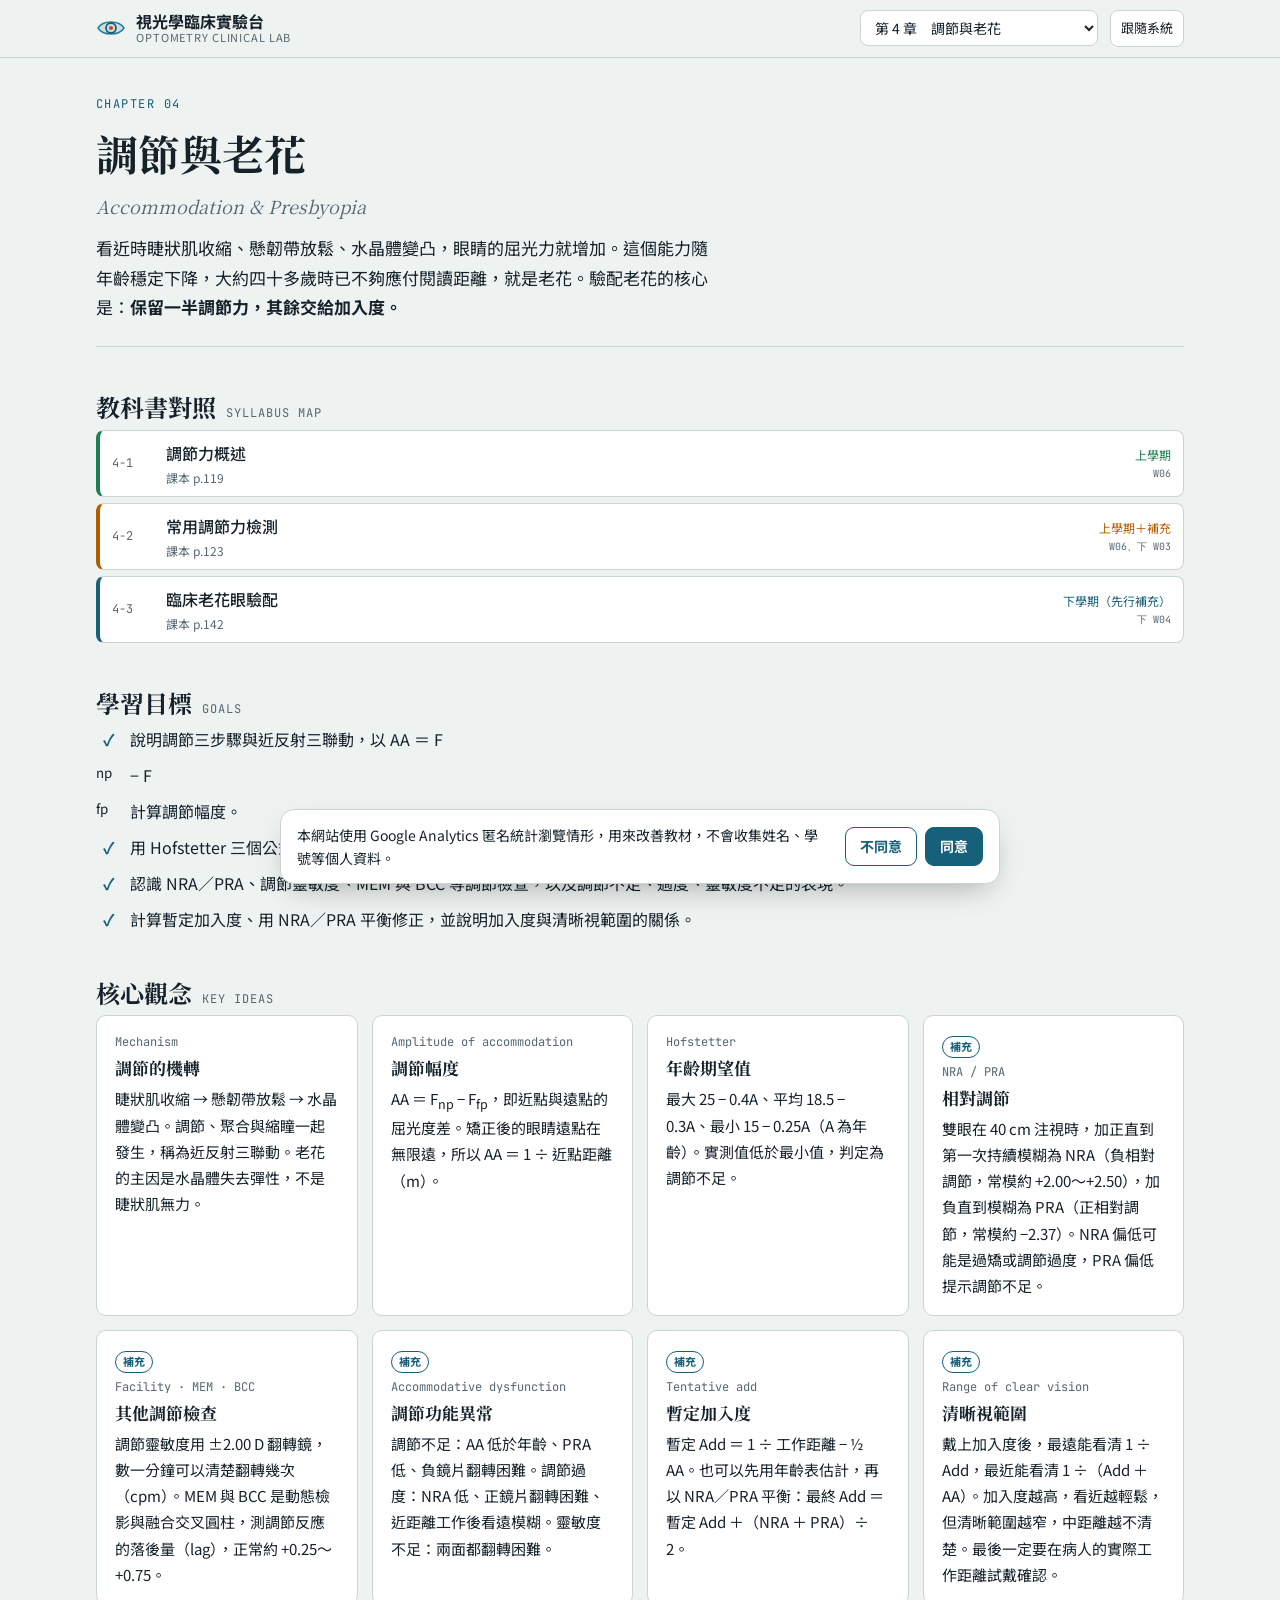
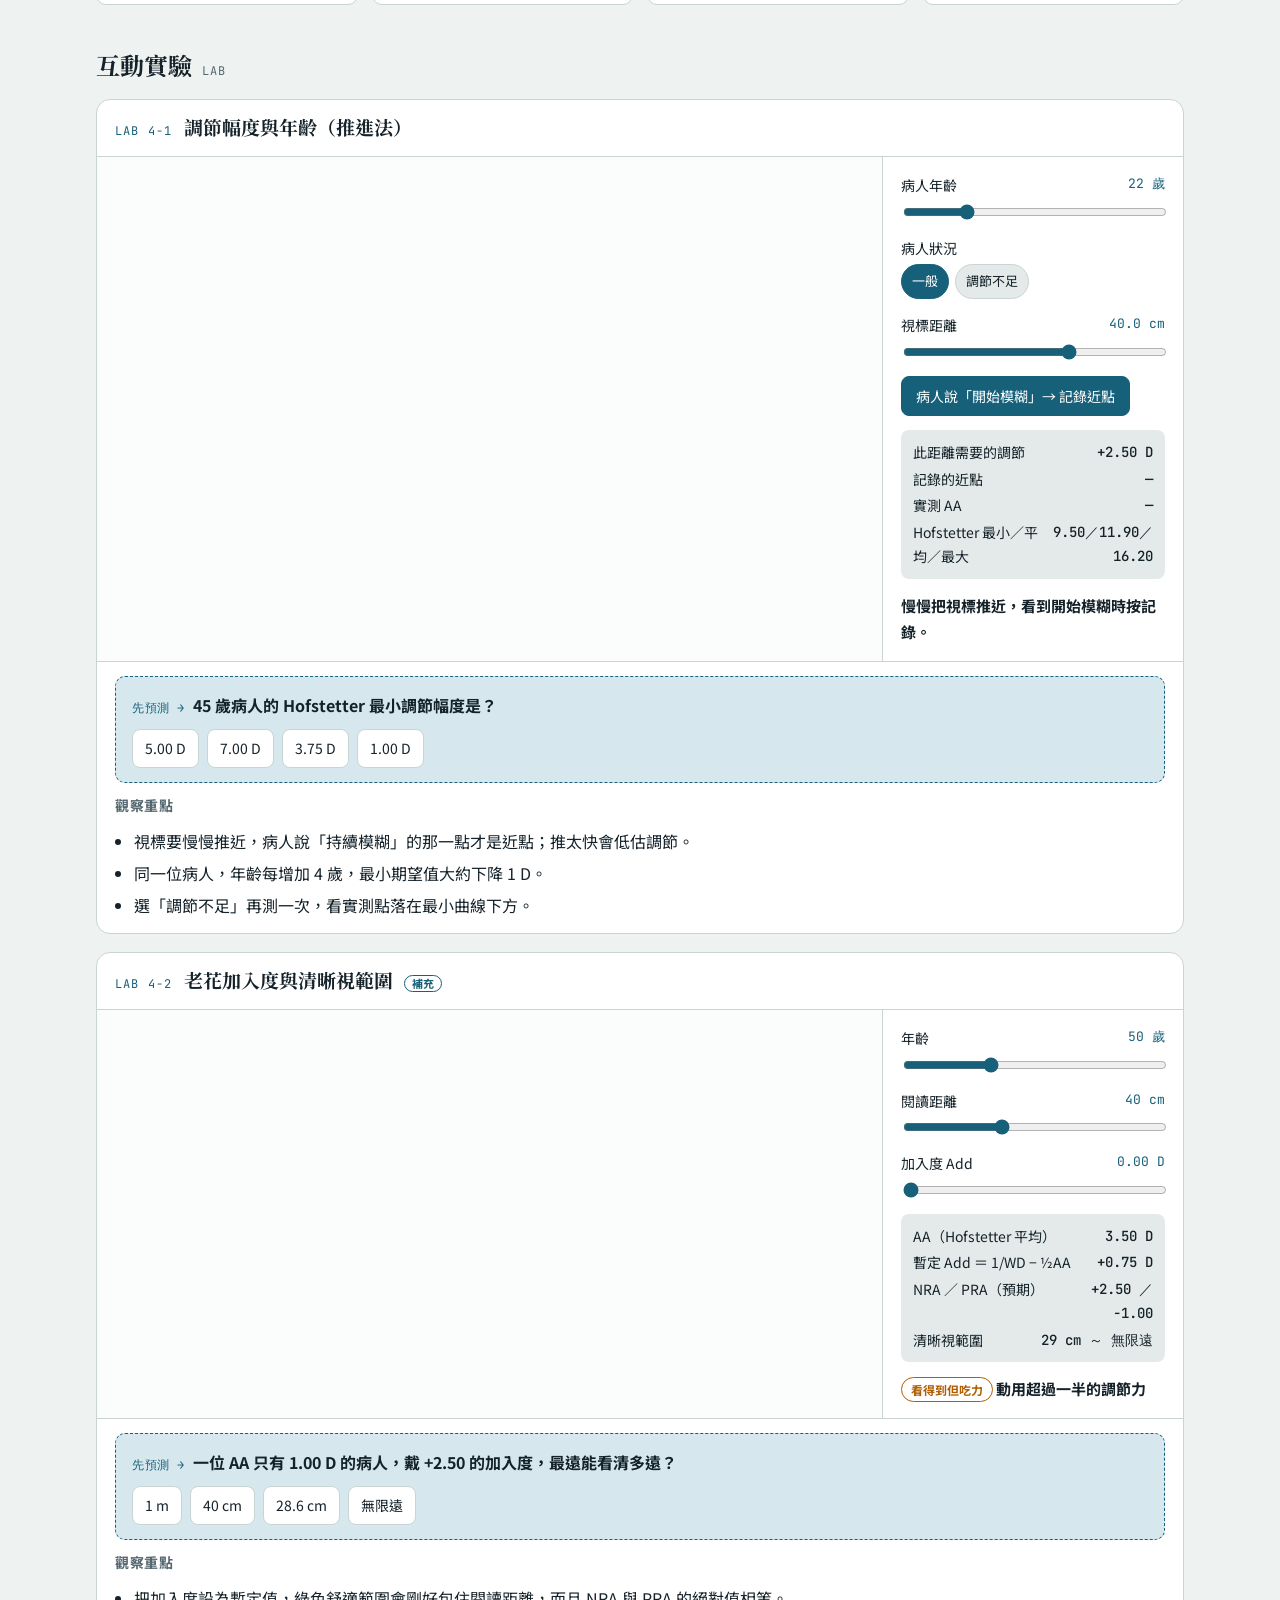
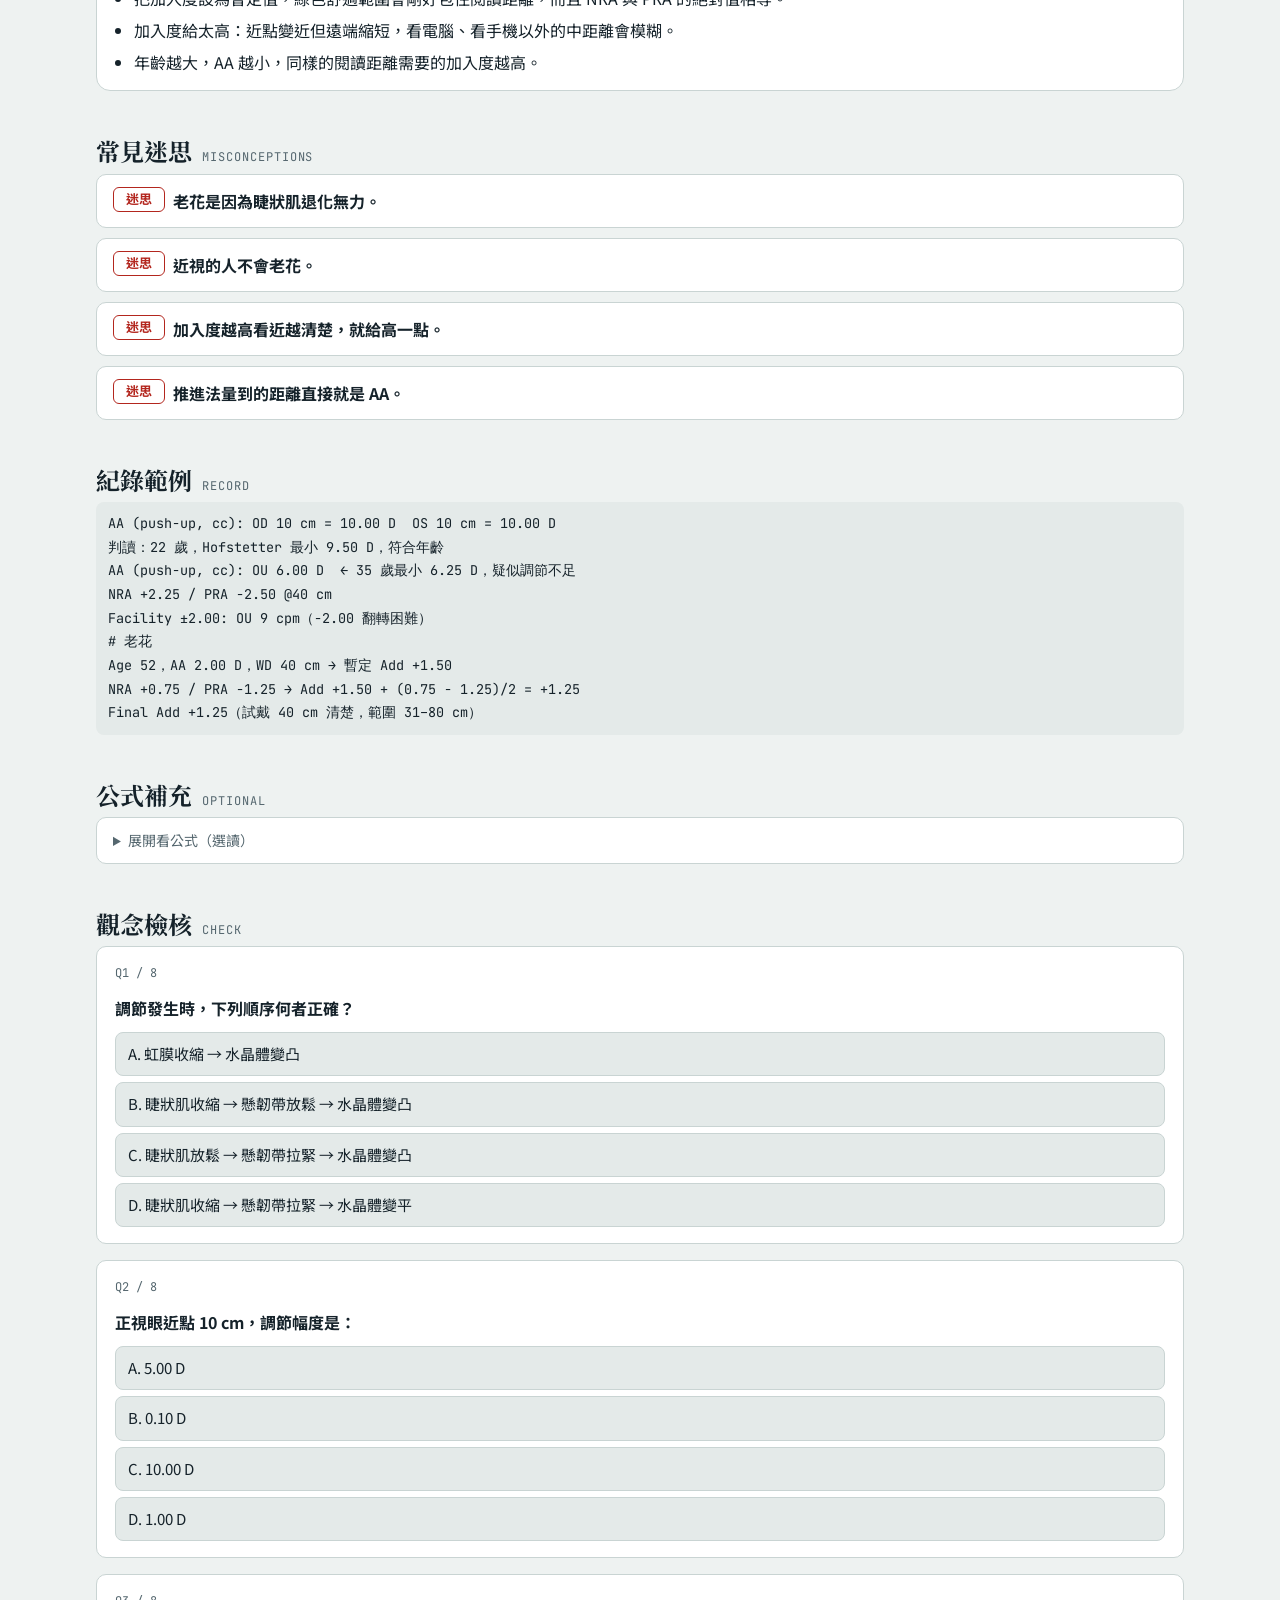
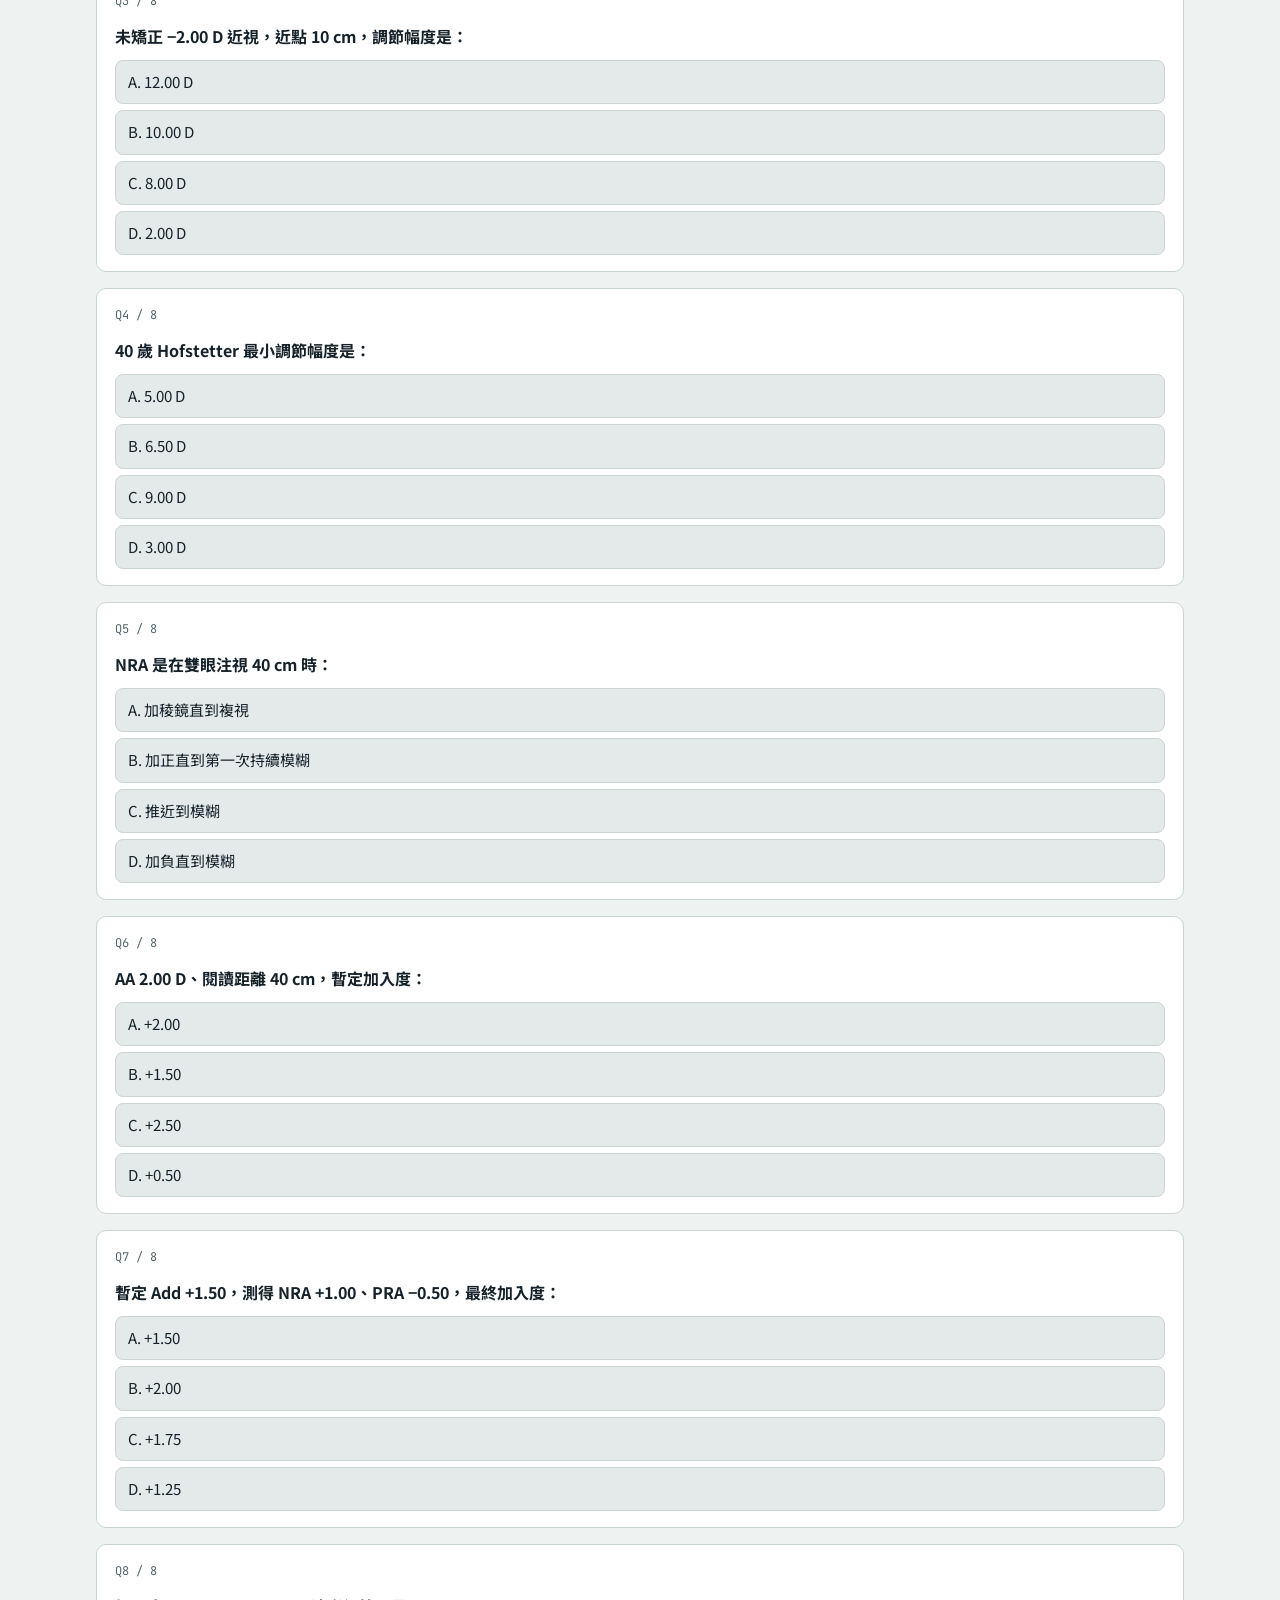
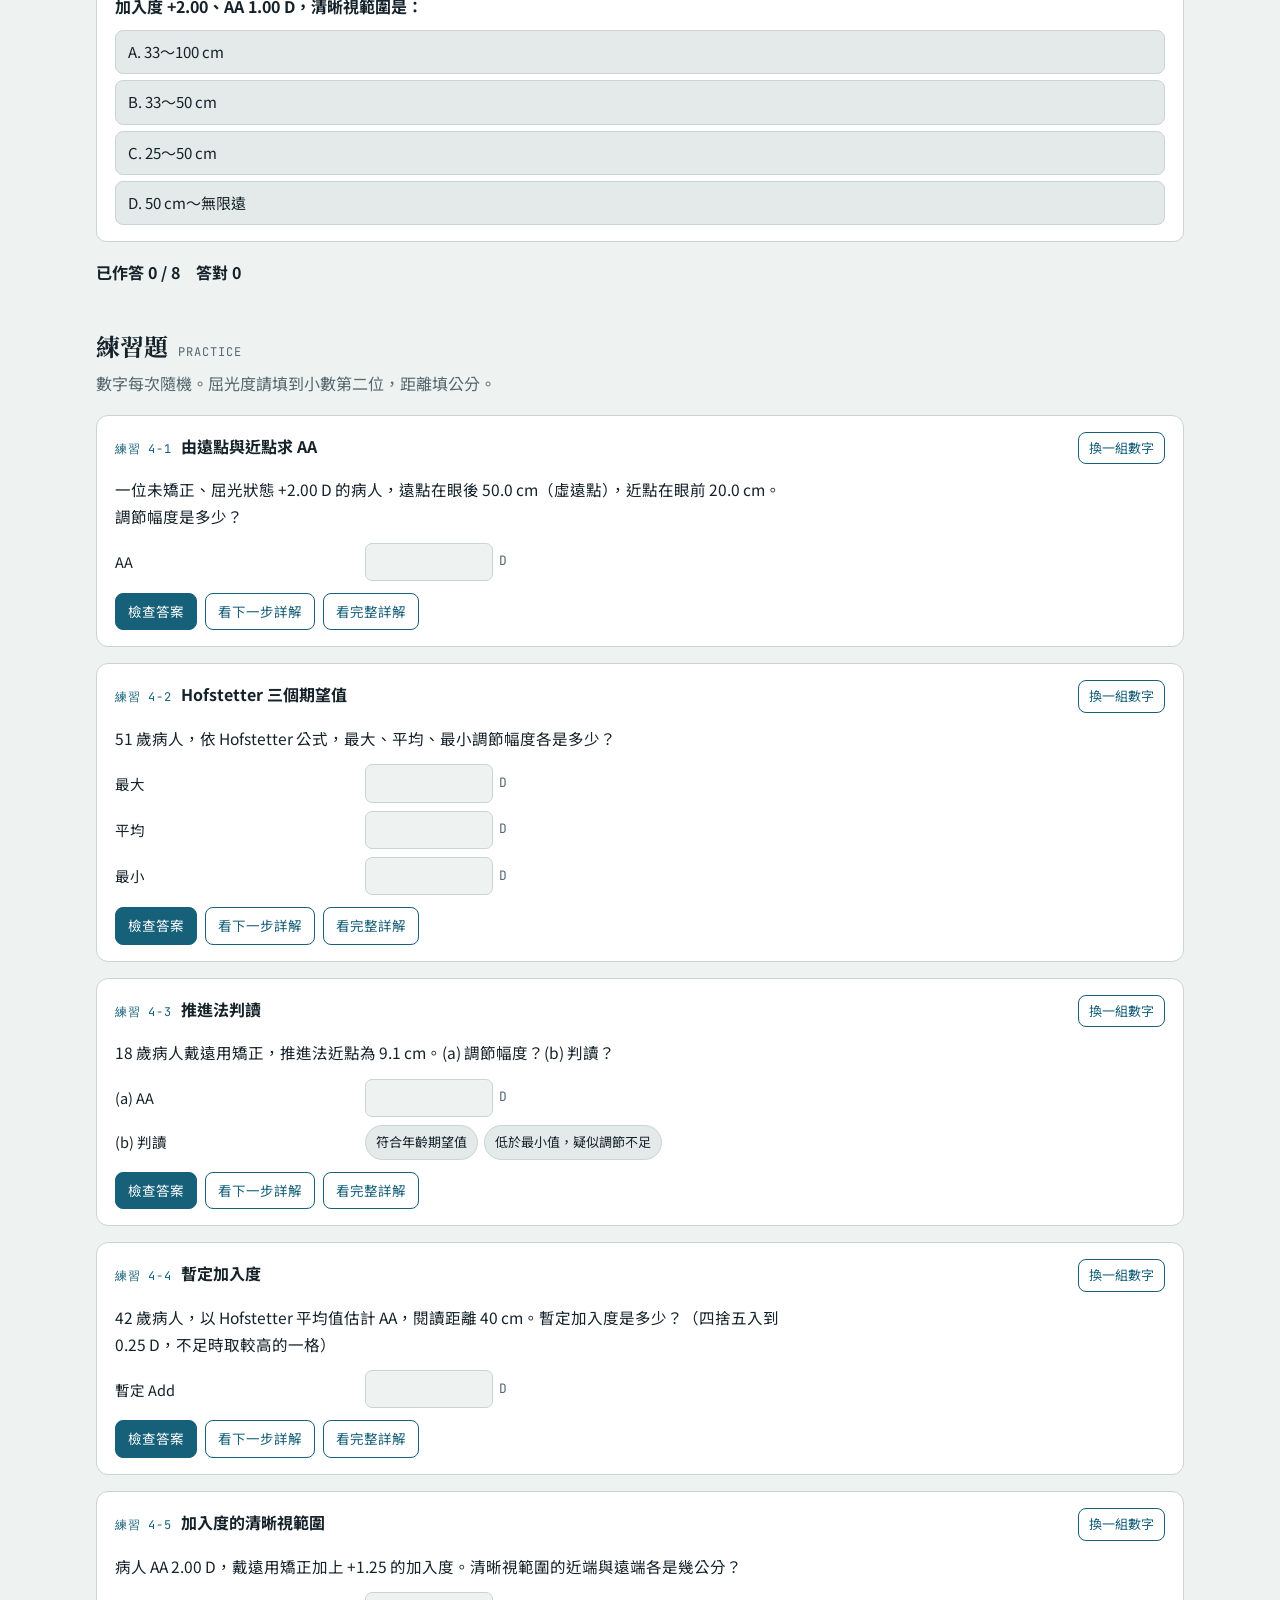
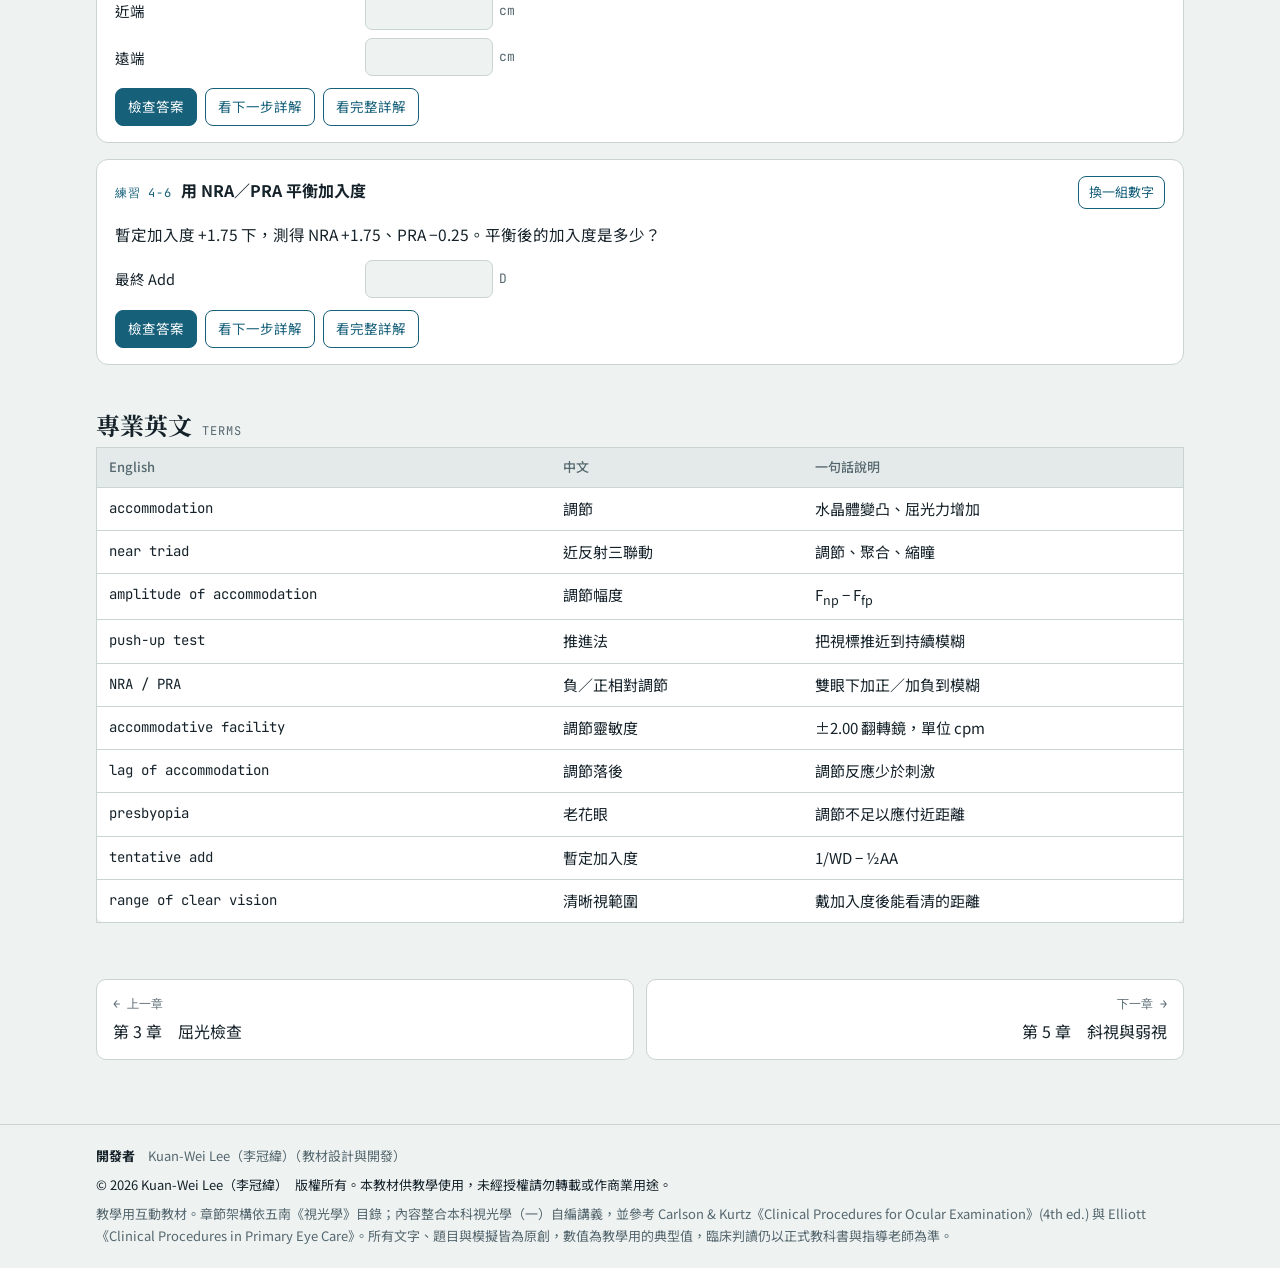
<file: ch04.html>
<!doctype html>
<html lang="zh-Hant">
<head>
<meta charset="utf-8">
<meta name="viewport" content="width=device-width, initial-scale=1, viewport-fit=cover">
<script src="assets/analytics.js"></script>
<title>第 4 章 調節與老花｜視光學臨床實驗台</title>
<link rel="preconnect" href="https://fonts.googleapis.com">
<link rel="stylesheet" href="https://fonts.googleapis.com/css2?family=JetBrains+Mono:wght@400;500&family=Noto+Sans+TC:wght@400;500;700&family=Noto+Serif+TC:wght@600;700&display=swap">
<link rel="stylesheet" href="assets/style.css">
</head>
<body data-chapter="ch04">
<header id="topbar"></header>
<main class="wrap">
  <div class="chapter-head">
    <div class="eyebrow">Chapter 04</div>
    <h1>調節與老花</h1>
    <div class="en">Accommodation &amp; Presbyopia</div>
    <p class="lede">看近時睫狀肌收縮、懸韌帶放鬆、水晶體變凸，眼睛的屈光力就增加。這個能力隨年齡穩定下降，大約四十多歲時已不夠應付閱讀距離，就是老花。驗配老花的核心是：<b>保留一半調節力，其餘交給加入度。</b></p>
  </div>

  <section class="block">
    <h2>教科書對照 <span class="tag">SYLLABUS MAP</span></h2>
    <div id="secmap"></div>
  </section>

  <section class="block">
    <h2>學習目標 <span class="tag">GOALS</span></h2>
    <ul class="goals">
      <li>說明調節三步驟與近反射三聯動，以 AA ＝ F<sub>np</sub> − F<sub>fp</sub> 計算調節幅度。</li>
      <li>用 Hofstetter 三個公式判斷調節幅度是否符合年齡，並正確操作推進法。</li>
      <li>認識 NRA／PRA、調節靈敏度、MEM 與 BCC 等調節檢查，以及調節不足、過度、靈敏度不足的表現。</li>
      <li>計算暫定加入度、用 NRA／PRA 平衡修正，並說明加入度與清晰視範圍的關係。</li>
    </ul>
  </section>

  <section class="block">
    <h2>核心觀念 <span class="tag">KEY IDEAS</span></h2>
    <div class="concepts">
      <div class="concept"><span class="en-term">Mechanism</span><h3>調節的機轉</h3><p>睫狀肌收縮 → 懸韌帶放鬆 → 水晶體變凸。調節、聚合與縮瞳一起發生，稱為近反射三聯動。老花的主因是水晶體失去彈性，不是睫狀肌無力。</p></div>
      <div class="concept"><span class="en-term">Amplitude of accommodation</span><h3>調節幅度</h3><p>AA ＝ F<sub>np</sub> − F<sub>fp</sub>，即近點與遠點的屈光度差。矯正後的眼睛遠點在無限遠，所以 AA ＝ 1 ÷ 近點距離（m）。</p></div>
      <div class="concept"><span class="en-term">Hofstetter</span><h3>年齡期望值</h3><p>最大 25 − 0.4A、平均 18.5 − 0.3A、最小 15 − 0.25A（A 為年齡）。實測值低於最小值，判定為調節不足。</p></div>
      <div class="concept"><span class="newtag">補充</span><span class="en-term">NRA / PRA</span><h3>相對調節</h3><p>雙眼在 40 cm 注視時，加正直到第一次持續模糊為 NRA（負相對調節，常模約 +2.00～+2.50），加負直到模糊為 PRA（正相對調節，常模約 −2.37）。NRA 偏低可能是過矯或調節過度，PRA 偏低提示調節不足。</p></div>
      <div class="concept"><span class="newtag">補充</span><span class="en-term">Facility · MEM · BCC</span><h3>其他調節檢查</h3><p>調節靈敏度用 ±2.00 D 翻轉鏡，數一分鐘可以清楚翻轉幾次（cpm）。MEM 與 BCC 是動態檢影與融合交叉圓柱，測調節反應的落後量（lag），正常約 +0.25～+0.75。</p></div>
      <div class="concept"><span class="newtag">補充</span><span class="en-term">Accommodative dysfunction</span><h3>調節功能異常</h3><p>調節不足：AA 低於年齡、PRA 低、負鏡片翻轉困難。調節過度：NRA 低、正鏡片翻轉困難、近距離工作後看遠模糊。靈敏度不足：兩面都翻轉困難。</p></div>
      <div class="concept"><span class="newtag">補充</span><span class="en-term">Tentative add</span><h3>暫定加入度</h3><p>暫定 Add ＝ 1 ÷ 工作距離 − ½ AA。也可以先用年齡表估計，再以 NRA／PRA 平衡：最終 Add ＝ 暫定 Add ＋（NRA ＋ PRA）÷ 2。</p></div>
      <div class="concept"><span class="newtag">補充</span><span class="en-term">Range of clear vision</span><h3>清晰視範圍</h3><p>戴上加入度後，最遠能看清 1 ÷ Add，最近能看清 1 ÷（Add ＋ AA）。加入度越高，看近越輕鬆，但清晰範圍越窄，中距離越不清楚。最後一定要在病人的實際工作距離試戴確認。</p></div>
    </div>
  </section>

  <section class="block">
    <h2>互動實驗 <span class="tag">LAB</span></h2>

    <div class="lab">
      <div class="lab-head"><span class="lab-no">LAB 4-1</span><h3>調節幅度與年齡（推進法）</h3></div>
      <div class="lab-body">
        <div class="lab-stage"><canvas id="cv-aa" aria-label="推進法與 Hofstetter 曲線"></canvas></div>
        <div class="lab-panel">
          <div class="ctrl"><label for="p-age">病人年齡 <output id="p-age-out"></output></label><input type="range" id="p-age" min="8" max="70" step="1" value="22"></div>
          <div class="ctrl"><label>病人狀況</label>
            <div class="seg" id="p-cond"><button data-v="n" aria-pressed="true">一般</button><button data-v="ai">調節不足</button></div></div>
          <div class="ctrl"><label for="p-d">視標距離 <output id="p-d-out"></output></label><input type="range" id="p-d" min="5" max="60" step="0.5" value="40"></div>
          <div class="row-btns"><button class="btn" id="p-rec" type="button">病人說「開始模糊」→ 記錄近點</button></div>
          <div class="readout">
            <div class="row"><span>此距離需要的調節</span><b id="p-dem">—</b></div>
            <div class="row"><span>記錄的近點</span><b id="p-np">—</b></div>
            <div class="row"><span>實測 AA</span><b id="p-aa">—</b></div>
            <div class="row"><span>Hofstetter 最小／平均／最大</span><b id="p-hof">—</b></div>
          </div>
          <div class="verdict" id="p-v"></div>
        </div>
      </div>
      <div class="observe">
        <div class="predict" data-answer="2">
          <p class="q">45 歲病人的 Hofstetter 最小調節幅度是？</p>
          <div class="opts"><button>5.00 D</button><button>7.00 D</button><button>3.75 D</button><button>1.00 D</button></div>
          <p class="why">15 − 0.25 × 45 ＝ 3.75 D。把年齡調到 45 歲，看看近點大約要退到多遠。</p>
        </div>
        <h4>觀察重點</h4><ul>
          <li>視標要慢慢推近，病人說「持續模糊」的那一點才是近點；推太快會低估調節。</li>
          <li>同一位病人，年齡每增加 4 歲，最小期望值大約下降 1 D。</li>
          <li>選「調節不足」再測一次，看實測點落在最小曲線下方。</li>
        </ul>
      </div>
    </div>

    <div class="lab">
      <div class="lab-head"><span class="lab-no">LAB 4-2</span><h3>老花加入度與清晰視範圍 <span class="newtag">補充</span></h3></div>
      <div class="lab-body">
        <div class="lab-stage"><canvas id="cv-add" aria-label="清晰視範圍"></canvas></div>
        <div class="lab-panel">
          <div class="ctrl"><label for="a-age">年齡 <output id="a-age-out"></output></label><input type="range" id="a-age" min="38" max="75" step="1" value="50"></div>
          <div class="ctrl"><label for="a-wd">閱讀距離 <output id="a-wd-out"></output></label><input type="range" id="a-wd" min="25" max="66" step="1" value="40"></div>
          <div class="ctrl"><label for="a-add">加入度 Add <output id="a-add-out"></output></label><input type="range" id="a-add" min="0" max="3.5" step="0.25" value="0"></div>
          <div class="readout">
            <div class="row"><span>AA（Hofstetter 平均）</span><b id="a-aa">—</b></div>
            <div class="row"><span>暫定 Add ＝ 1/WD − ½AA</span><b id="a-ten">—</b></div>
            <div class="row"><span>NRA ／ PRA（預期）</span><b id="a-nra">—</b></div>
            <div class="row"><span>清晰視範圍</span><b id="a-rng">—</b></div>
          </div>
          <div class="verdict" id="a-v"></div>
        </div>
      </div>
      <div class="observe">
        <div class="predict" data-answer="1">
          <p class="q">一位 AA 只有 1.00 D 的病人，戴 +2.50 的加入度，最遠能看清多遠？</p>
          <div class="opts"><button>1 m</button><button>40 cm</button><button>28.6 cm</button><button>無限遠</button></div>
          <p class="why">完全放鬆調節時，只靠加入度聚焦：1 ÷ 2.50 ＝ 40 cm。最近則是 1 ÷（2.50 ＋ 1.00）≈ 28.6 cm。</p>
        </div>
        <h4>觀察重點</h4><ul>
          <li>把加入度設為暫定值，綠色舒適範圍會剛好包住閱讀距離，而且 NRA 與 PRA 的絕對值相等。</li>
          <li>加入度給太高：近點變近但遠端縮短，看電腦、看手機以外的中距離會模糊。</li>
          <li>年齡越大，AA 越小，同樣的閱讀距離需要的加入度越高。</li>
        </ul>
      </div>
    </div>
  </section>

  <section class="block">
    <h2>常見迷思 <span class="tag">MISCONCEPTIONS</span></h2>
    <div class="myths">
      <details class="myth"><summary>老花是因為睫狀肌退化無力。</summary><div class="fix">主要是水晶體失去彈性，即使懸韌帶放鬆，水晶體也凸不起來。</div></details>
      <details class="myth"><summary>近視的人不會老花。</summary><div class="fix">近視者一樣會失去調節，只是拿掉眼鏡、利用近視的遠點可以看近，所以感覺比較晚。</div></details>
      <details class="myth"><summary>加入度越高看近越清楚，就給高一點。</summary><div class="fix">加入度過高會讓清晰範圍變窄、閱讀距離被迫拉近。以保留一半調節力為原則，再用 NRA／PRA 與試戴確認。</div></details>
      <details class="myth"><summary>推進法量到的距離直接就是 AA。</summary><div class="fix">距離要換成屈光度（1 ÷ 公尺），而且要從眼鏡平面量；未矯正的屈光不正要用 F<sub>np</sub> − F<sub>fp</sub> 計算。</div></details>
    </div>
  </section>

  <section class="block">
    <h2>紀錄範例 <span class="tag">RECORD</span></h2>
    <div class="rec">AA (push-up, cc): OD 10 cm = 10.00 D  OS 10 cm = 10.00 D
判讀：22 歲，Hofstetter 最小 9.50 D，符合年齡
AA (push-up, cc): OU 6.00 D  ← 35 歲最小 6.25 D，疑似調節不足
NRA +2.25 / PRA −2.50 @40 cm
Facility ±2.00: OU 9 cpm（−2.00 翻轉困難）
# 老花
Age 52，AA 2.00 D，WD 40 cm → 暫定 Add +1.50
NRA +0.75 / PRA −1.25 → Add +1.50 + (0.75 − 1.25)/2 = +1.25
Final Add +1.25（試戴 40 cm 清楚，範圍 31–80 cm）</div>
  </section>

  <section class="block">
    <h2>公式補充 <span class="tag">OPTIONAL</span></h2>
    <details class="formula"><summary>展開看公式（選讀）</summary><div>
      <p>調節幅度：<span class="eq">AA ＝ F<sub>np</sub> − F<sub>fp</sub>；矯正後 AA ＝ 1 / 近點（m）</span></p>
      <p>Hofstetter：<span class="eq">最大 25 − 0.4A；平均 18.5 − 0.3A；最小 15 − 0.25A</span></p>
      <p>暫定加入度：<span class="eq">Add ＝ 1 / WD − AA / 2</span></p>
      <p>平衡修正：<span class="eq">Add′ ＝ Add ＋ (NRA ＋ PRA) / 2</span></p>
      <p>清晰視範圍：<span class="eq">遠端 ＝ 1 / Add；近端 ＝ 1 / (Add ＋ AA)</span></p>
    </div></details>
  </section>

  <section class="block">
    <h2>觀念檢核 <span class="tag">CHECK</span></h2>
    <div id="quiz"></div>
  </section>

  <section class="block">
    <h2>練習題 <span class="tag">PRACTICE</span></h2>
    <p class="sub">數字每次隨機。屈光度請填到小數第二位，距離填公分。</p>
    <div id="practice"></div>
  </section>

  <section class="block">
    <h2>專業英文 <span class="tag">TERMS</span></h2>
    <div class="terms-wrap"><table class="terms">
      <tr><th>English</th><th>中文</th><th>一句話說明</th></tr>
      <tr><td>accommodation</td><td>調節</td><td>水晶體變凸、屈光力增加</td></tr>
      <tr><td>near triad</td><td>近反射三聯動</td><td>調節、聚合、縮瞳</td></tr>
      <tr><td>amplitude of accommodation</td><td>調節幅度</td><td>F<sub>np</sub> − F<sub>fp</sub></td></tr>
      <tr><td>push-up test</td><td>推進法</td><td>把視標推近到持續模糊</td></tr>
      <tr><td>NRA / PRA</td><td>負／正相對調節</td><td>雙眼下加正／加負到模糊</td></tr>
      <tr><td>accommodative facility</td><td>調節靈敏度</td><td>±2.00 翻轉鏡，單位 cpm</td></tr>
      <tr><td>lag of accommodation</td><td>調節落後</td><td>調節反應少於刺激</td></tr>
      <tr><td>presbyopia</td><td>老花眼</td><td>調節不足以應付近距離</td></tr>
      <tr><td>tentative add</td><td>暫定加入度</td><td>1/WD − ½AA</td></tr>
      <tr><td>range of clear vision</td><td>清晰視範圍</td><td>戴加入度後能看清的距離</td></tr>
    </table></div>
  </section>

  <nav id="pager"></nav>
</main>
<footer id="footer"></footer>
<script src="assets/config.js"></script>
<script src="assets/core.js"></script>
<script src="assets/practice.js"></script>
<script src="assets/problems/ch04.js"></script>
<script>document.addEventListener("DOMContentLoaded", () => { OBPractice.mount("practice", "ch04"); OL.sectionMap("secmap", "ch04"); });</script>
<script>
(function () {
  const { Stage, fmt, range, seg, quiz, blurText } = OL;
  const hof = (A) => ({ min: Math.max(0, 15 - 0.25 * A), avg: Math.max(0, 18.5 - 0.3 * A), max: Math.max(0, 25 - 0.4 * A) });
  const ceil4 = (v) => Math.ceil(v * 4 - 1e-9) / 4;

  /* ---------- LAB 4-1 ---------- */
  let npRec = null;
  const ageR = range("p-age", (v) => v + " 歲", () => { npRec = null; upd1(); });
  const cond = seg("p-cond", () => { npRec = null; upd1(); });
  const dR = range("p-d", (v) => v.toFixed(1) + " cm", () => upd1());
  const trueAA = () => { const h = hof(ageR.value); return Math.max(0.5, cond.value === "n" ? h.avg : h.min - 2.5); };
  document.getElementById("p-rec").onclick = () => { npRec = dR.value; upd1(); };
  function upd1() {
    const h = hof(ageR.value);
    document.getElementById("p-dem").textContent = fmt.D(100 / dR.value);
    document.getElementById("p-np").textContent = npRec == null ? "—" : npRec.toFixed(1) + " cm";
    document.getElementById("p-aa").textContent = npRec == null ? "—" : fmt.D(100 / npRec).replace("+", "");
    document.getElementById("p-hof").textContent = `${h.min.toFixed(2)}／${h.avg.toFixed(2)}／${h.max.toFixed(2)}`;
    const v = document.getElementById("p-v");
    if (npRec == null) v.innerHTML = "慢慢把視標推近，看到開始模糊時按記錄。";
    else {
      const aa = 100 / npRec, err = Math.abs(npRec - 100 / trueAA());
      const judge = aa < h.min ? '<span class="pill bad">低於最小值</span> 疑似調節不足' : '<span class="pill ok">符合年齡</span>';
      v.innerHTML = judge + (err > 1.5 ? `<br><small>提示：視標還清楚時就記錄了，真正的近點在 ${(100 / trueAA()).toFixed(1)} cm。</small>` : "");
    }
    st1.render();
  }
  const st1 = new Stage("cv-aa", { xmin: 0, xmax: 100, ymin: 0, ymax: 60, aspect: 0.62, minH: 300, maxH: 460, draw: (s, c) => {
    const ctx = s.ctx;
    // 上半：推進示意（眼睛在左，視標在右）
    const yT = 49, d = dR.value, x = 6 + d * 1.4;
    s.line(4, yT, 92, yT, { color: c.line, w: 1 });
    for (let k = 0; k <= 60; k += 10) s.text(k + "", 6 + k * 1.4, yT - 4, { size: 10, color: c.muted, font: c.mono });
    s.text("cm", 94, yT - 4, { size: 10, color: c.muted, align: "left" });
    ctx.save(); ctx.beginPath(); ctx.ellipse(s.X(4), s.Y(yT), s.sx * 2.2, s.sy * 3.2, 0, 0, Math.PI * 2); ctx.fillStyle = c.surface; ctx.fill(); ctx.strokeStyle = c.ink; ctx.lineWidth = 1.2; ctx.stroke(); ctx.restore();
    const blur = Math.max(0, 100 / d - trueAA()) * 7;
    ctx.save(); ctx.fillStyle = c.surface; ctx.fillRect(s.X(x) - 22, s.Y(yT + 7), 44, s.sy * 12); ctx.strokeStyle = c.line; ctx.strokeRect(s.X(x) - 22, s.Y(yT + 7), 44, s.sy * 12); ctx.restore();
    blurText(ctx, "abc", s.X(x), s.Y(yT + 3.5), `600 14px ${c.body}`, c.ink, blur, blur);
    s.text(blur > 0 ? "模糊" : "清楚", x, yT + 10, { size: 11, weight: 700, color: blur > 0 ? c.bad : c.ok });
    // 下半：Hofstetter
    const gx = (A) => 10 + A * 1.15, gy = (D) => 4 + D * 1.45;
    s.line(gx(0), gy(0), gx(75), gy(0), { color: c.muted, w: 1 }); s.line(gx(0), gy(0), gx(0), gy(25), { color: c.muted, w: 1 });
    for (let A = 0; A <= 70; A += 10) s.text(A + "", gx(A), gy(0) - 2.4, { size: 10, color: c.muted, font: c.mono });
    for (let D = 0; D <= 25; D += 5) s.text(D + "", gx(0) - 1.5, gy(D), { size: 10, color: c.muted, font: c.mono, align: "right" });
    s.text("年齡", gx(75), gy(0) - 2.4, { size: 10, color: c.muted, align: "right" });
    s.text("AA (D)", gx(0) + 1, gy(25) + 1.5, { size: 10, color: c.muted, align: "left" });
    const curve = (f, col, lab) => { const p = []; for (let A = 0; A <= 75; A++) p.push([gx(A), gy(Math.max(0, f(A)))]); s.poly(p, { color: col, w: 2 }); s.text(lab, gx(8), gy(f(8)) + 1.6, { size: 10, color: col, align: "left", bg: c.bg }); };
    curve((A) => 25 - 0.4 * A, c.ray2, "最大"); curve((A) => 18.5 - 0.3 * A, c.accent, "平均"); curve((A) => 15 - 0.25 * A, c.bad, "最小");
    s.line(gx(ageR.value), gy(0), gx(ageR.value), gy(25), { color: c.grid, w: 1, dash: [3, 3] });
    if (npRec != null) s.point(gx(ageR.value), gy(Math.min(25, 100 / npRec)), "實測 " + (100 / npRec).toFixed(2), { color: c.ink, dy: -12 });
  } });
  upd1();

  /* ---------- LAB 4-2 ---------- */
  const aAge = range("a-age", (v) => v + " 歲", () => upd2());
  const aWd = range("a-wd", (v) => v + " cm", () => upd2());
  const aAdd = range("a-add", (v) => fmt.D(v), () => upd2());
  const AAof = (A) => Math.max(0, 18.5 - 0.3 * A);
  function upd2() {
    const AA = AAof(aAge.value), dem = 100 / aWd.value, ten = Math.max(0, ceil4(dem - AA / 2)), add = aAdd.value;
    const nra = Math.min(dem - add, AA) , pra = -(AA - (dem - add));
    document.getElementById("a-aa").textContent = AA.toFixed(2) + " D";
    document.getElementById("a-ten").textContent = fmt.D(ten);
    document.getElementById("a-nra").textContent = `${fmt.D(Math.max(0, nra)).replace(" D", "")} ／ ${fmt.D(Math.min(0, pra)).replace(" D", "")}`;
    const far = add > 0 ? 100 / add : Infinity, near = 100 / (add + AA);
    document.getElementById("a-rng").textContent = `${near.toFixed(0)} cm ～ ${isFinite(far) ? far.toFixed(0) + " cm" : "無限遠"}`;
    const comfN = 100 / (add + AA / 2), v = document.getElementById("a-v");
    if (aWd.value < near - 0.01) v.innerHTML = '<span class="pill bad">看不清</span> 閱讀距離比近點還近';
    else if (aWd.value > far + 0.01) v.innerHTML = '<span class="pill bad">看不清</span> 加入度太高，閱讀距離超出遠端';
    else if (aWd.value < comfN - 0.5) v.innerHTML = '<span class="pill warn">看得到但吃力</span> 動用超過一半的調節力';
    else v.innerHTML = '<span class="pill ok">舒適</span> 閱讀距離在保留一半調節的範圍內';
    st2.render();
  }
  const LX = (cm) => 6 + (Math.log10(cm) - 1) / (Math.log10(600) - 1) * 88; // 10 cm–6 m
  const st2 = new Stage("cv-add", { xmin: 0, xmax: 100, ymin: 0, ymax: 40, aspect: 0.45, minH: 220, maxH: 340, draw: (s, c) => {
    const AA = AAof(aAge.value), add = aAdd.value, wd = aWd.value;
    const far = add > 0 ? 100 / add : 600, near = 100 / (add + AA), comfN = 100 / (add + AA / 2);
    const ctx = s.ctx, y0 = 18;
    [10, 20, 30, 40, 50, 100, 200, 600].forEach((cm) => { s.line(LX(cm), y0 - 7, LX(cm), y0 + 10, { color: c.grid, w: 1 }); s.text(cm >= 100 ? cm / 100 + " m" : cm + "", LX(cm), y0 - 10, { size: 10, color: c.muted, font: c.mono }); });
    const bar = (a, b, y, h, col, alpha) => { ctx.save(); ctx.globalAlpha = alpha; ctx.fillStyle = col; ctx.fillRect(s.X(LX(Math.max(10, a))), s.Y(y + h), s.X(LX(Math.min(600, b))) - s.X(LX(Math.max(10, a))), h * s.sy); ctx.restore(); };
    bar(near, far, y0, 6, c.warn, 0.35); bar(Math.max(near, comfN), far, y0, 6, c.ok, 0.7);
    s.text("清晰範圍（橘：要用較多調節；綠：舒適）", LX(10), y0 + 9, { align: "left", size: 11, color: c.muted });
    s.line(LX(wd), y0 - 3, LX(wd), y0 + 8, { color: c.accent, w: 2.5 });
    s.text("閱讀距離 " + wd + " cm", LX(wd), y0 - 4.5, { size: 11, weight: 700, color: c.accent, dy: 10, bg: c.bg });
    s.text("視距（對數刻度）", 94, 3, { size: 10, color: c.muted, align: "right" });
    s.text(`近端 ${near.toFixed(0)} cm`, LX(Math.max(10, near)), y0 + 13.5, { size: 11, font: c.mono, color: c.ink, align: "left", dx: -4 });
    s.text(add > 0 ? `遠端 ${far.toFixed(0)} cm` : "遠端 無限遠", LX(Math.min(600, far)), y0 + 13.5, { size: 11, font: c.mono, color: c.ink, align: "right", dx: 4 });
  } });
  upd2();

  quiz("quiz", "ch04", [
    { q: "調節發生時，下列順序何者正確？", opts: ["睫狀肌放鬆 → 懸韌帶拉緊 → 水晶體變凸", "睫狀肌收縮 → 懸韌帶放鬆 → 水晶體變凸", "睫狀肌收縮 → 懸韌帶拉緊 → 水晶體變平", "虹膜收縮 → 水晶體變凸"], a: 1, exp: "睫狀肌收縮讓懸韌帶放鬆，水晶體靠自身彈性變凸。" },
    { q: "正視眼近點 10 cm，調節幅度是：", opts: ["1.00 D", "10.00 D", "0.10 D", "5.00 D"], a: 1, exp: "AA ＝ 1 / 0.1 − 0 ＝ 10.00 D。" },
    { q: "未矯正 −2.00 D 近視，近點 10 cm，調節幅度是：", opts: ["10.00 D", "12.00 D", "8.00 D", "2.00 D"], a: 2, exp: "遠點 50 cm（F<sub>fp</sub> ＝ 2 D），近點 F<sub>np</sub> ＝ 10 D，AA ＝ 10 − 2 ＝ 8 D。" },
    { q: "40 歲 Hofstetter 最小調節幅度是：", opts: ["5.00 D", "6.50 D", "9.00 D", "3.00 D"], a: 0, exp: "15 − 0.25 × 40 ＝ 5.00 D。" },
    { q: "NRA 是在雙眼注視 40 cm 時：", opts: ["加負直到模糊", "加正直到第一次持續模糊", "加稜鏡直到複視", "推近到模糊"], a: 1, exp: "加正鏡片讓調節放鬆，直到放不掉而模糊，量的是負相對調節。" },
    { q: "AA 2.00 D、閱讀距離 40 cm，暫定加入度：", opts: ["+2.50", "+1.50", "+0.50", "+2.00"], a: 1, exp: "1/0.4 − 2.00/2 ＝ 2.50 − 1.00 ＝ +1.50。" },
    { q: "暫定 Add +1.50，測得 NRA +1.00、PRA −0.50，最終加入度：", opts: ["+1.25", "+1.75", "+1.50", "+2.00"], a: 1, exp: "+1.50 ＋（1.00 − 0.50）/ 2 ＝ +1.75。NRA 大表示還能多給正。" },
    { q: "加入度 +2.00、AA 1.00 D，清晰視範圍是：", opts: ["33～50 cm", "25～50 cm", "33～100 cm", "50 cm～無限遠"], a: 0, exp: "遠端 1/2.00 ＝ 50 cm，近端 1/(2.00 ＋ 1.00) ≈ 33 cm。" },
  ]);
})();
</script>
</body>
</html>
</file>
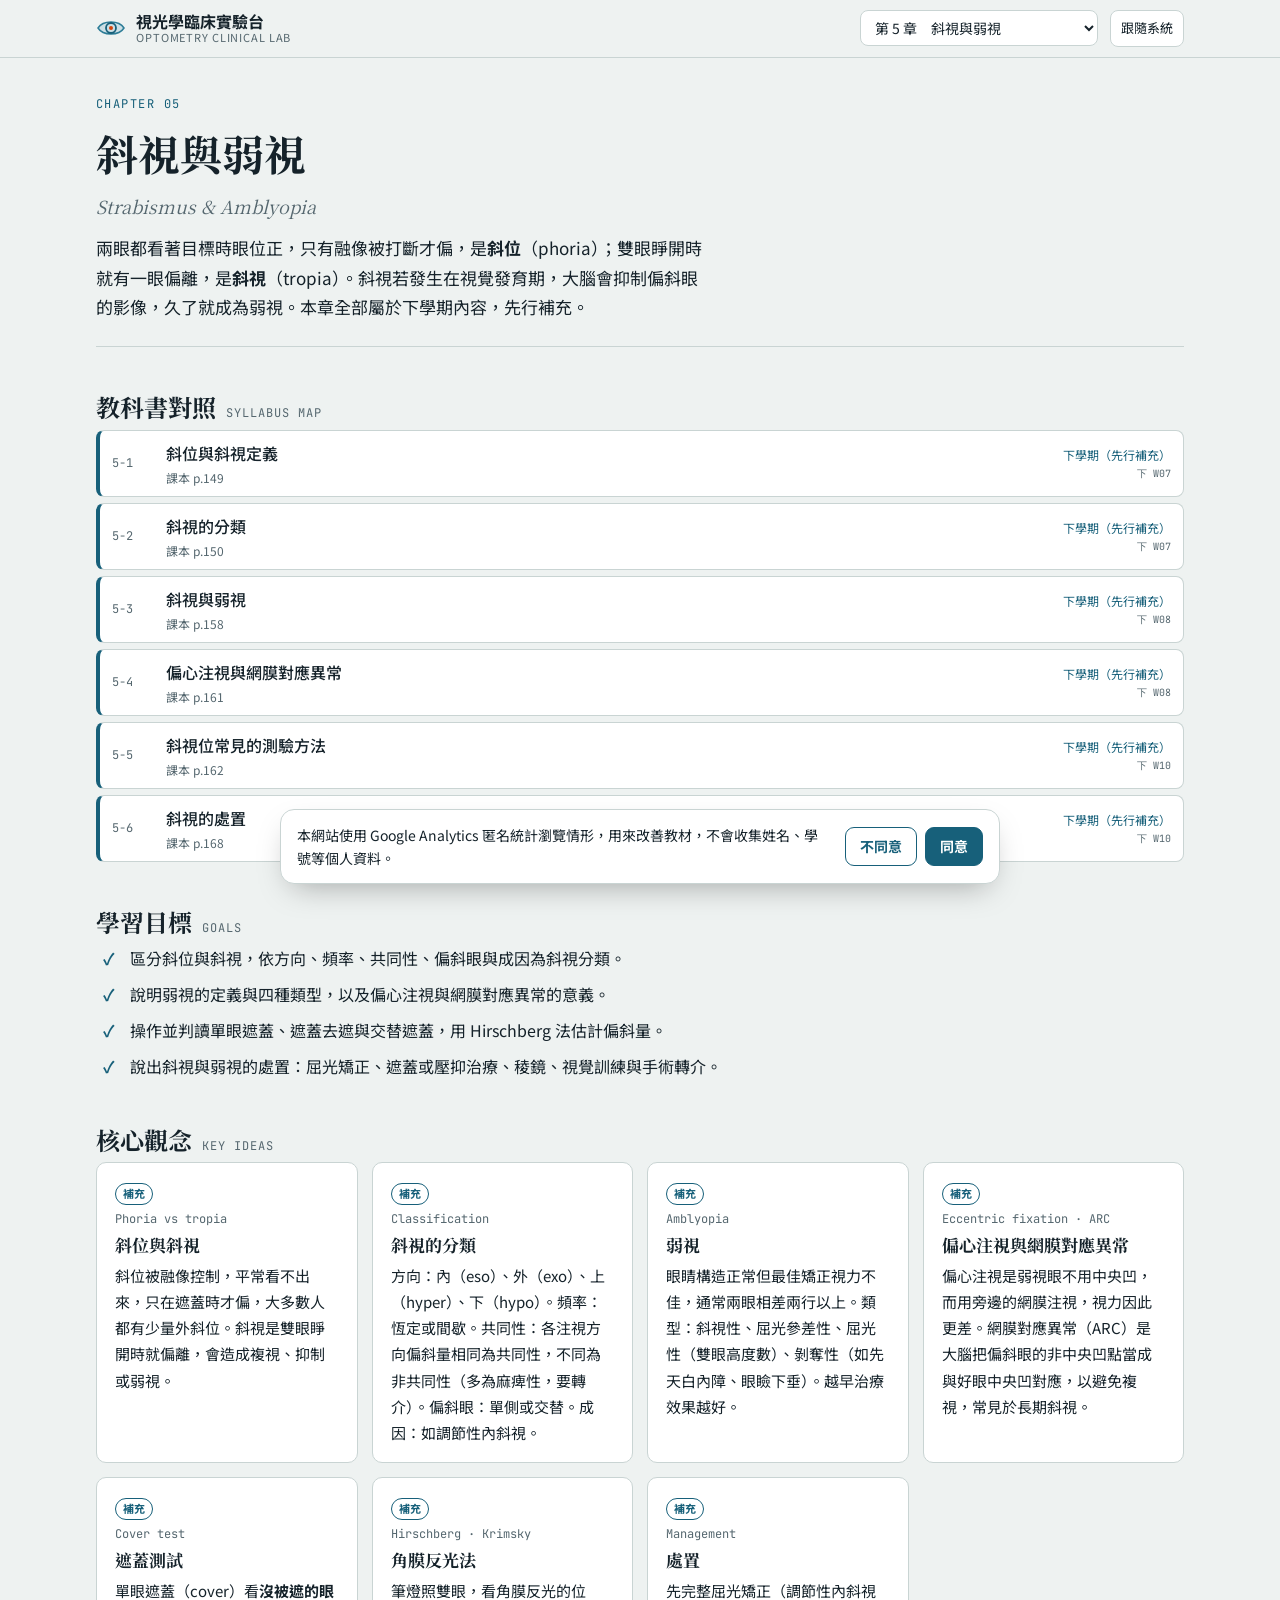
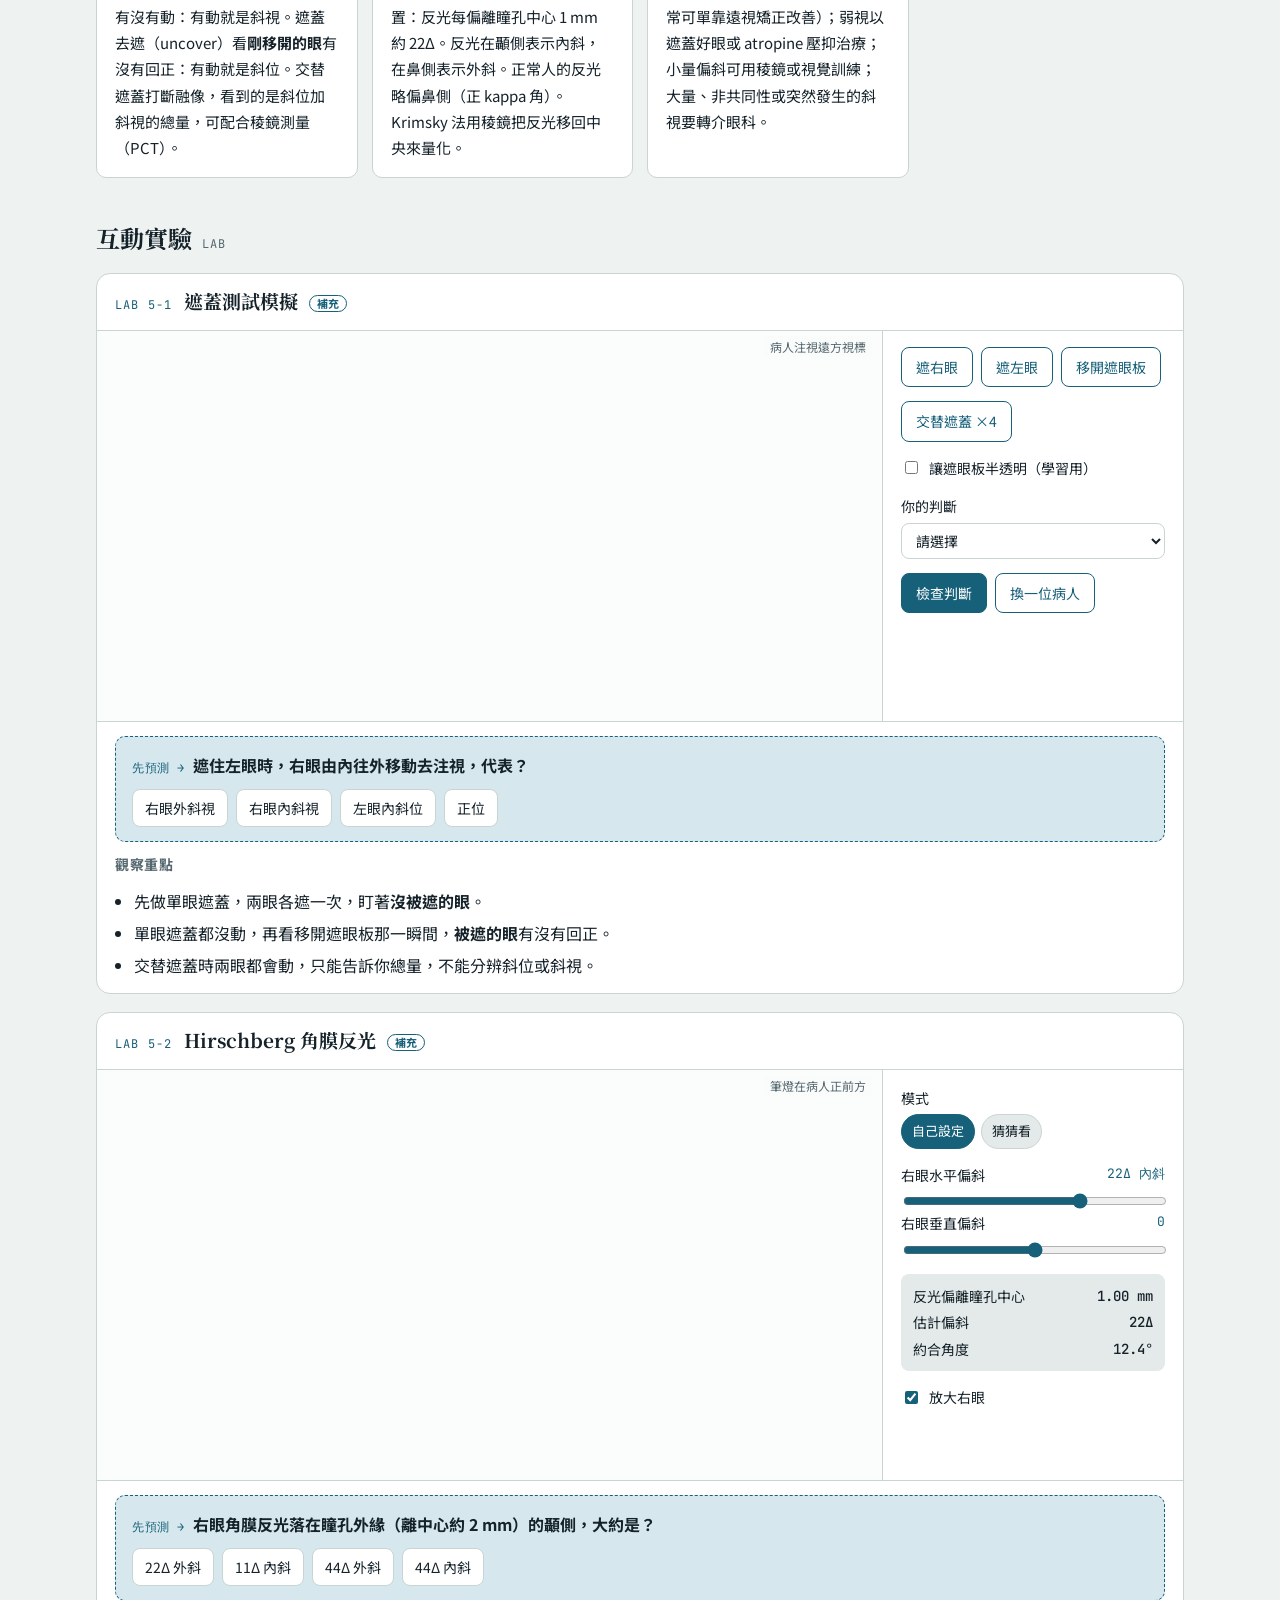
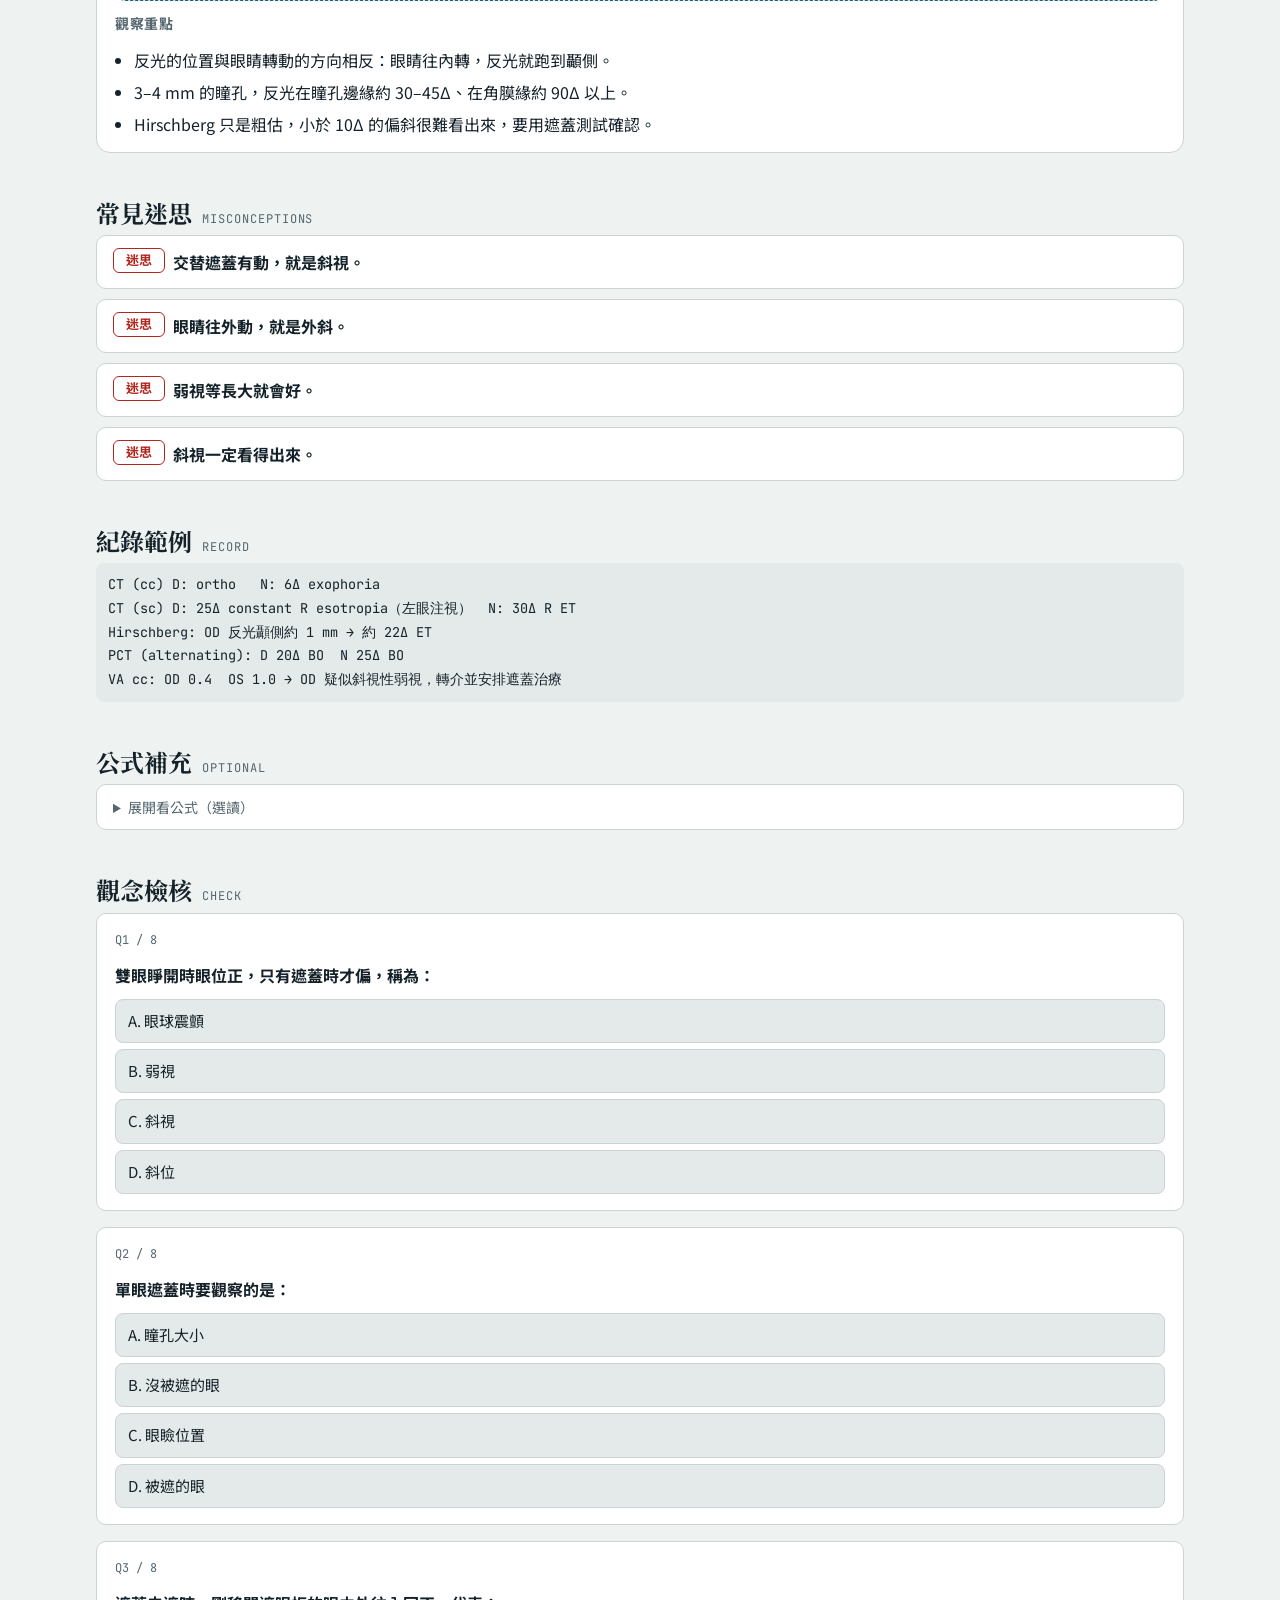
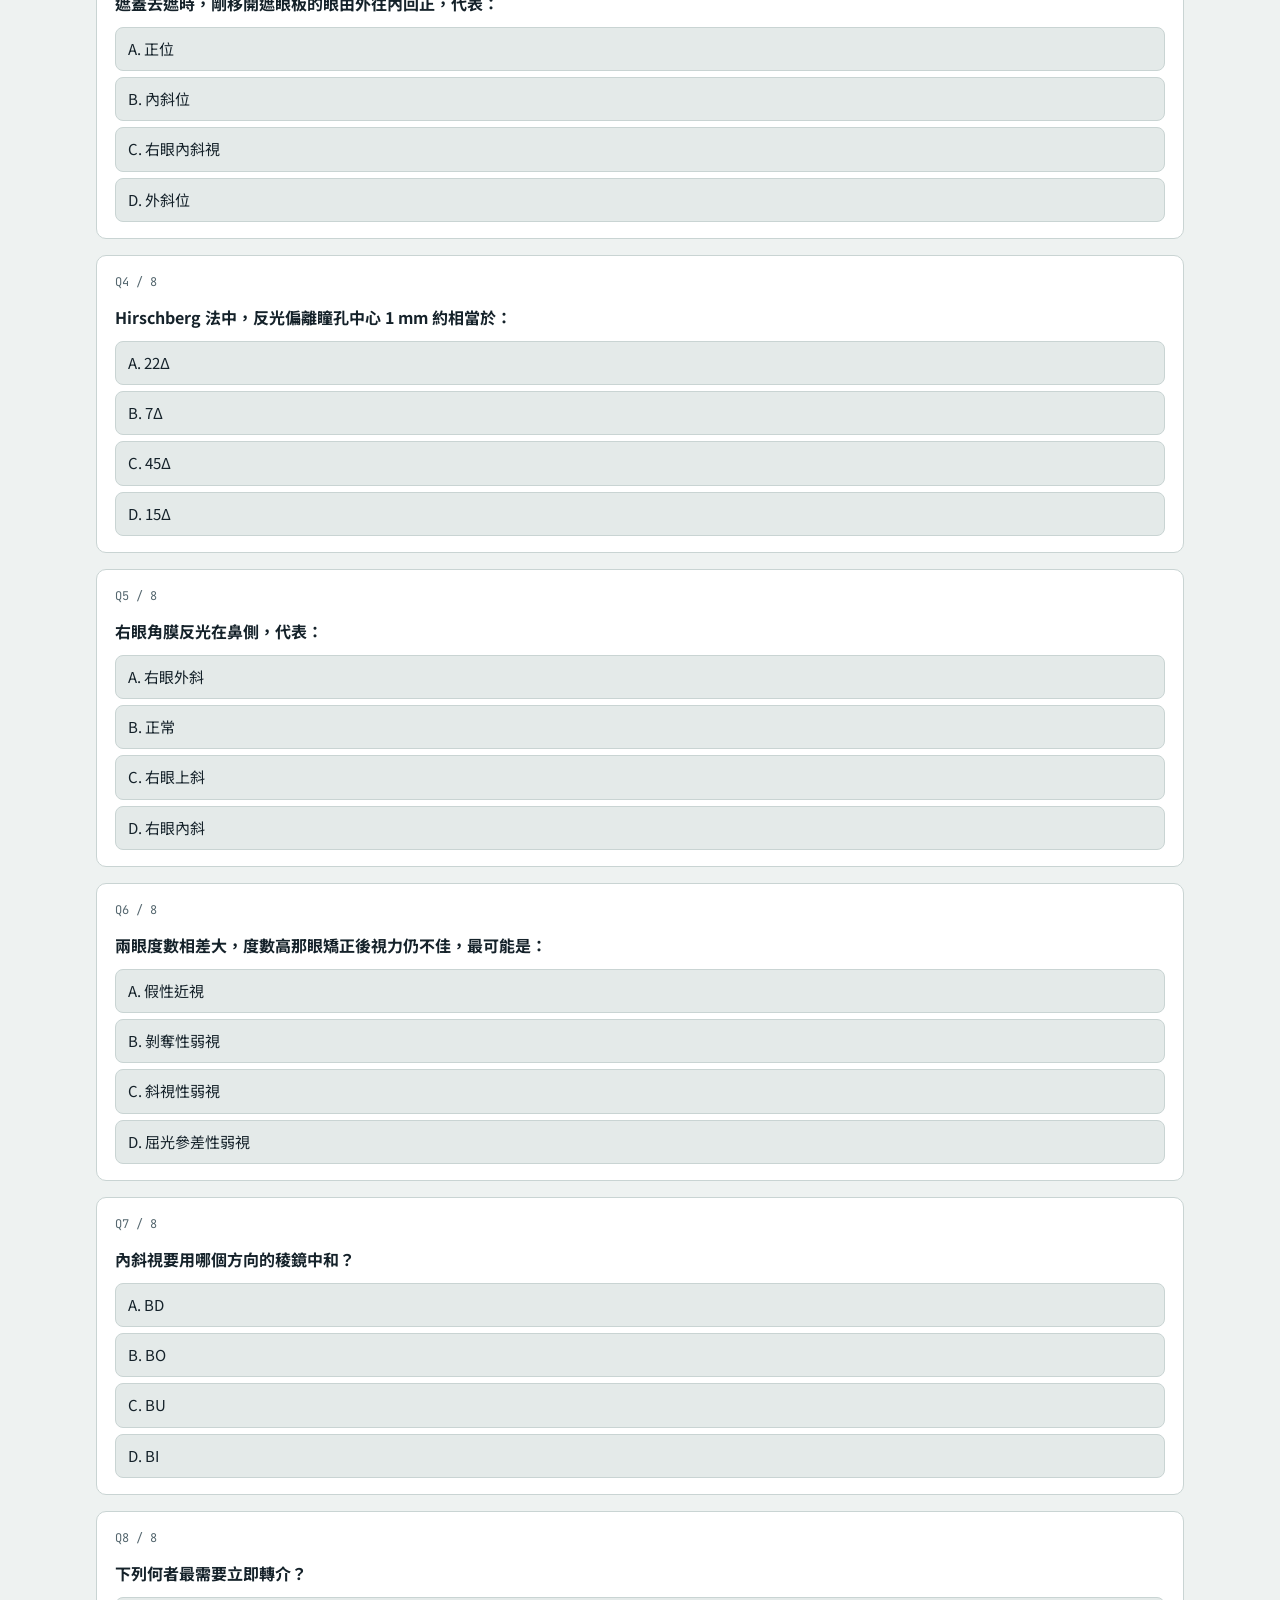
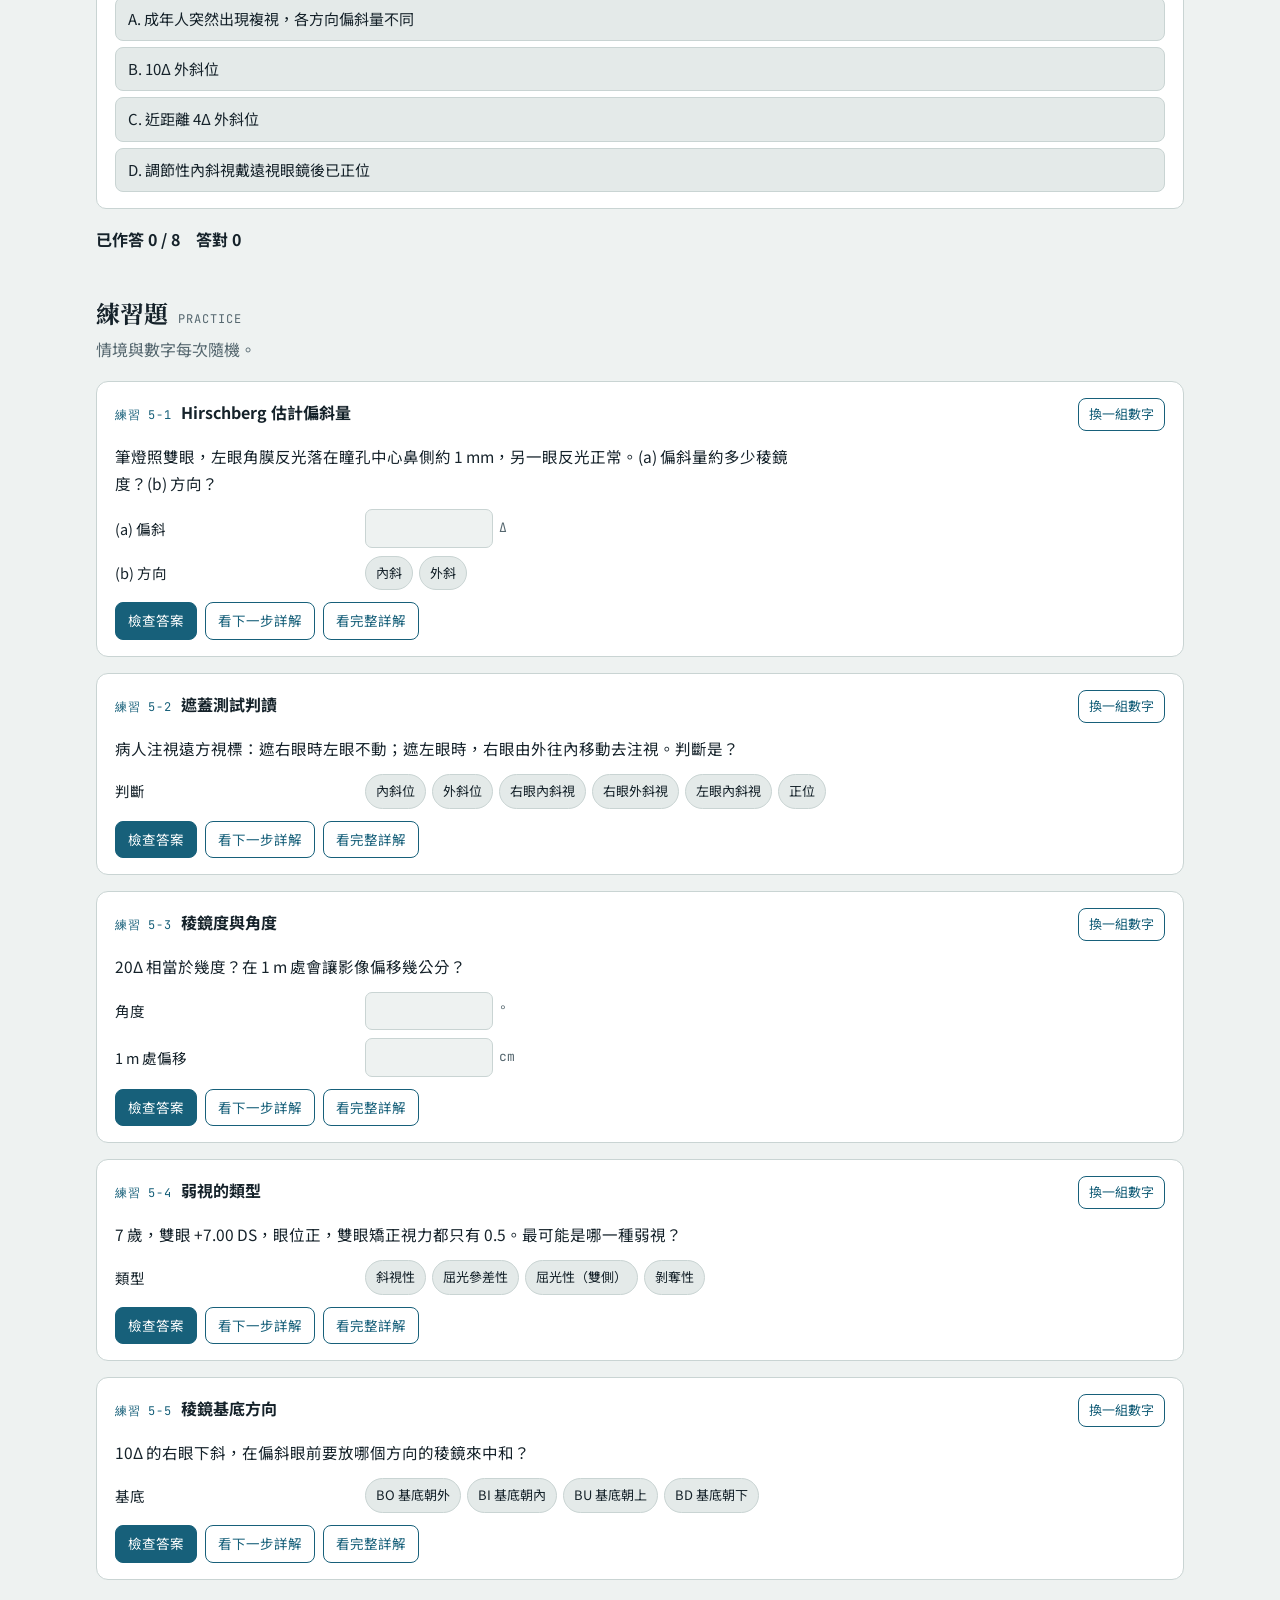
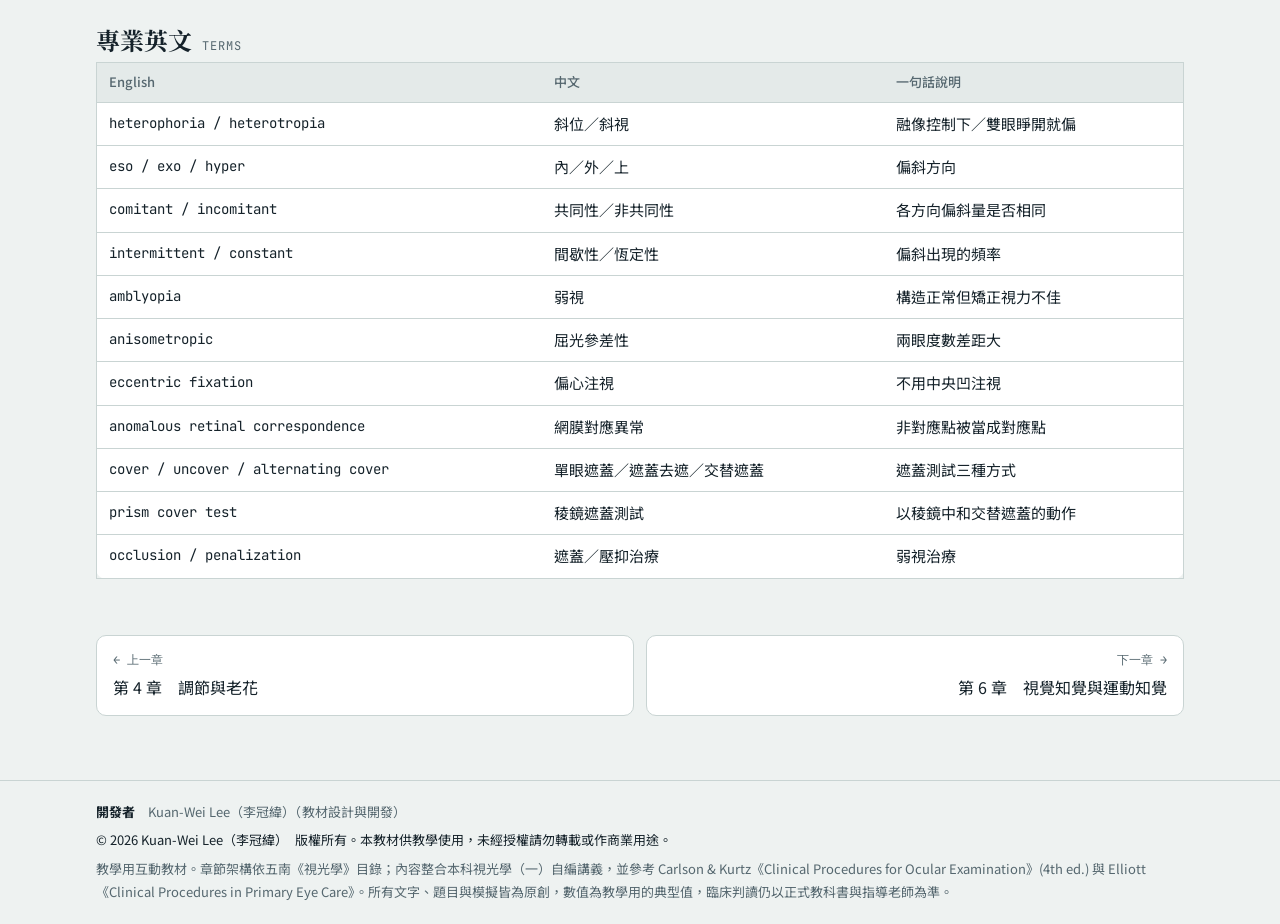
<file: ch05.html>
<!doctype html>
<html lang="zh-Hant">
<head>
<meta charset="utf-8">
<meta name="viewport" content="width=device-width, initial-scale=1, viewport-fit=cover">
<script src="assets/analytics.js"></script>
<title>第 5 章 斜視與弱視｜視光學臨床實驗台</title>
<link rel="preconnect" href="https://fonts.googleapis.com">
<link rel="stylesheet" href="https://fonts.googleapis.com/css2?family=JetBrains+Mono:wght@400;500&family=Noto+Sans+TC:wght@400;500;700&family=Noto+Serif+TC:wght@600;700&display=swap">
<link rel="stylesheet" href="assets/style.css">
</head>
<body data-chapter="ch05">
<header id="topbar"></header>
<main class="wrap">
  <div class="chapter-head">
    <div class="eyebrow">Chapter 05</div>
    <h1>斜視與弱視</h1>
    <div class="en">Strabismus &amp; Amblyopia</div>
    <p class="lede">兩眼都看著目標時眼位正，只有融像被打斷才偏，是<b>斜位</b>（phoria）；雙眼睜開時就有一眼偏離，是<b>斜視</b>（tropia）。斜視若發生在視覺發育期，大腦會抑制偏斜眼的影像，久了就成為弱視。本章全部屬於下學期內容，先行補充。</p>
  </div>

  <section class="block">
    <h2>教科書對照 <span class="tag">SYLLABUS MAP</span></h2>
    <div id="secmap"></div>
  </section>

  <section class="block">
    <h2>學習目標 <span class="tag">GOALS</span></h2>
    <ul class="goals">
      <li>區分斜位與斜視，依方向、頻率、共同性、偏斜眼與成因為斜視分類。</li>
      <li>說明弱視的定義與四種類型，以及偏心注視與網膜對應異常的意義。</li>
      <li>操作並判讀單眼遮蓋、遮蓋去遮與交替遮蓋，用 Hirschberg 法估計偏斜量。</li>
      <li>說出斜視與弱視的處置：屈光矯正、遮蓋或壓抑治療、稜鏡、視覺訓練與手術轉介。</li>
    </ul>
  </section>

  <section class="block">
    <h2>核心觀念 <span class="tag">KEY IDEAS</span></h2>
    <div class="concepts">
      <div class="concept"><span class="newtag">補充</span><span class="en-term">Phoria vs tropia</span><h3>斜位與斜視</h3><p>斜位被融像控制，平常看不出來，只在遮蓋時才偏，大多數人都有少量外斜位。斜視是雙眼睜開時就偏離，會造成複視、抑制或弱視。</p></div>
      <div class="concept"><span class="newtag">補充</span><span class="en-term">Classification</span><h3>斜視的分類</h3><p>方向：內（eso）、外（exo）、上（hyper）、下（hypo）。頻率：恆定或間歇。共同性：各注視方向偏斜量相同為共同性，不同為非共同性（多為麻痺性，要轉介）。偏斜眼：單側或交替。成因：如調節性內斜視。</p></div>
      <div class="concept"><span class="newtag">補充</span><span class="en-term">Amblyopia</span><h3>弱視</h3><p>眼睛構造正常但最佳矯正視力不佳，通常兩眼相差兩行以上。類型：斜視性、屈光參差性、屈光性（雙眼高度數）、剝奪性（如先天白內障、眼瞼下垂）。越早治療效果越好。</p></div>
      <div class="concept"><span class="newtag">補充</span><span class="en-term">Eccentric fixation · ARC</span><h3>偏心注視與網膜對應異常</h3><p>偏心注視是弱視眼不用中央凹，而用旁邊的網膜注視，視力因此更差。網膜對應異常（ARC）是大腦把偏斜眼的非中央凹點當成與好眼中央凹對應，以避免複視，常見於長期斜視。</p></div>
      <div class="concept"><span class="newtag">補充</span><span class="en-term">Cover test</span><h3>遮蓋測試</h3><p>單眼遮蓋（cover）看<b>沒被遮的眼</b>有沒有動：有動就是斜視。遮蓋去遮（uncover）看<b>剛移開的眼</b>有沒有回正：有動就是斜位。交替遮蓋打斷融像，看到的是斜位加斜視的總量，可配合稜鏡測量（PCT）。</p></div>
      <div class="concept"><span class="newtag">補充</span><span class="en-term">Hirschberg · Krimsky</span><h3>角膜反光法</h3><p>筆燈照雙眼，看角膜反光的位置：反光每偏離瞳孔中心 1 mm 約 22Δ。反光在顳側表示內斜，在鼻側表示外斜。正常人的反光略偏鼻側（正 kappa 角）。Krimsky 法用稜鏡把反光移回中央來量化。</p></div>
      <div class="concept"><span class="newtag">補充</span><span class="en-term">Management</span><h3>處置</h3><p>先完整屈光矯正（調節性內斜視常可單靠遠視矯正改善）；弱視以遮蓋好眼或 atropine 壓抑治療；小量偏斜可用稜鏡或視覺訓練；大量、非共同性或突然發生的斜視要轉介眼科。</p></div>
    </div>
  </section>

  <section class="block">
    <h2>互動實驗 <span class="tag">LAB</span></h2>

    <div class="lab">
      <div class="lab-head"><span class="lab-no">LAB 5-1</span><h3>遮蓋測試模擬 <span class="newtag">補充</span></h3></div>
      <div class="lab-body">
        <div class="lab-stage"><canvas id="cv-ct" aria-label="遮蓋測試"></canvas><span class="hint">病人注視遠方視標</span></div>
        <div class="lab-panel">
          <div class="row-btns">
            <button class="btn ghost" type="button" data-cov="R">遮右眼</button>
            <button class="btn ghost" type="button" data-cov="L">遮左眼</button>
            <button class="btn ghost" type="button" data-cov="">移開遮眼板</button>
          </div>
          <div class="row-btns"><button class="btn ghost" type="button" id="c-alt">交替遮蓋 ×4</button></div>
          <label class="check"><input type="checkbox" id="c-see"> 讓遮眼板半透明（學習用）</label>
          <div class="ctrl"><label for="c-dx">你的判斷</label>
            <select id="c-dx" class="select">
              <option value="">請選擇</option>
              <option value="ortho">正位</option><option value="esoP">內斜位</option><option value="exoP">外斜位</option>
              <option value="RET">右眼內斜視</option><option value="LET">左眼內斜視</option>
              <option value="RXT">右眼外斜視</option><option value="LXT">左眼外斜視</option>
              <option value="RHT">右眼上斜視</option>
            </select></div>
          <div class="row-btns"><button class="btn" id="c-chk" type="button">檢查判斷</button><button class="btn ghost" id="c-new" type="button">換一位病人</button></div>
          <div class="verdict" id="c-v"></div>
          <div class="dialog" id="c-log"></div>
        </div>
      </div>
      <div class="observe">
        <div class="predict" data-answer="1">
          <p class="q">遮住左眼時，右眼由內往外移動去注視，代表？</p>
          <div class="opts"><button>右眼外斜視</button><button>右眼內斜視</button><button>左眼內斜位</button><button>正位</button></div>
          <p class="why">右眼原本偏向內（鼻側），左眼被遮後只好轉出來看目標。看到「往外動」就是內斜，方向剛好相反。</p>
        </div>
        <h4>觀察重點</h4><ul>
          <li>先做單眼遮蓋，兩眼各遮一次，盯著<b>沒被遮的眼</b>。</li>
          <li>單眼遮蓋都沒動，再看移開遮眼板那一瞬間，<b>被遮的眼</b>有沒有回正。</li>
          <li>交替遮蓋時兩眼都會動，只能告訴你總量，不能分辨斜位或斜視。</li>
        </ul>
      </div>
    </div>

    <div class="lab">
      <div class="lab-head"><span class="lab-no">LAB 5-2</span><h3>Hirschberg 角膜反光 <span class="newtag">補充</span></h3></div>
      <div class="lab-body">
        <div class="lab-stage"><canvas id="cv-hb" aria-label="Hirschberg 角膜反光"></canvas><span class="hint">筆燈在病人正前方</span></div>
        <div class="lab-panel">
          <div class="ctrl"><label>模式</label>
            <div class="seg" id="h-mode"><button data-v="free" aria-pressed="true">自己設定</button><button data-v="quiz">猜猜看</button></div></div>
          <div id="h-free">
            <div class="ctrl"><label for="h-h">右眼水平偏斜 <output id="h-h-out"></output></label><input type="range" id="h-h" min="-60" max="60" step="1" value="22"></div>
            <div class="ctrl"><label for="h-v">右眼垂直偏斜 <output id="h-v-out"></output></label><input type="range" id="h-v" min="-30" max="30" step="1" value="0"></div>
          </div>
          <div id="h-quiz" hidden>
            <div class="ctrl"><label for="h-g">你估計的水平偏斜（Δ）</label><input type="number" id="h-g" class="num" step="1" placeholder="例：30"></div>
            <div class="seg" id="h-dir"><button data-v="eso" aria-pressed="true">內斜</button><button data-v="exo">外斜</button></div>
            <div class="row-btns"><button class="btn" id="h-chk" type="button">核對</button><button class="btn ghost" id="h-new" type="button">換一位</button></div>
          </div>
          <div class="readout">
            <div class="row"><span>反光偏離瞳孔中心</span><b id="h-mm">—</b></div>
            <div class="row"><span>估計偏斜</span><b id="h-pd">—</b></div>
            <div class="row"><span>約合角度</span><b id="h-deg">—</b></div>
          </div>
          <label class="check"><input type="checkbox" id="h-zoom" checked> 放大右眼</label>
          <div class="verdict" id="h-v2"></div>
        </div>
      </div>
      <div class="observe">
        <div class="predict" data-answer="3">
          <p class="q">右眼角膜反光落在瞳孔外緣（離中心約 2 mm）的顳側，大約是？</p>
          <div class="opts"><button>22Δ 外斜</button><button>11Δ 內斜</button><button>44Δ 外斜</button><button>44Δ 內斜</button></div>
          <p class="why">2 mm × 22 ＝ 44Δ。反光在顳側，眼睛是轉向鼻側的，所以是內斜。</p>
        </div>
        <h4>觀察重點</h4><ul>
          <li>反光的位置與眼睛轉動的方向相反：眼睛往內轉，反光就跑到顳側。</li>
          <li>3–4 mm 的瞳孔，反光在瞳孔邊緣約 30–45Δ、在角膜緣約 90Δ 以上。</li>
          <li>Hirschberg 只是粗估，小於 10Δ 的偏斜很難看出來，要用遮蓋測試確認。</li>
        </ul>
      </div>
    </div>
  </section>

  <section class="block">
    <h2>常見迷思 <span class="tag">MISCONCEPTIONS</span></h2>
    <div class="myths">
      <details class="myth"><summary>交替遮蓋有動，就是斜視。</summary><div class="fix">交替遮蓋會打斷融像，斜位也會動。要分辨斜位或斜視，必須先做單眼遮蓋。</div></details>
      <details class="myth"><summary>眼睛往外動，就是外斜。</summary><div class="fix">看到的是「回正」的動作，方向與偏斜相反。往外動回正，代表原本偏內，是內斜。</div></details>
      <details class="myth"><summary>弱視等長大就會好。</summary><div class="fix">弱視要在視覺發育的敏感期內治療，年紀越大效果越差。孩童矯正不到正常視力一定要追蹤或轉介。</div></details>
      <details class="myth"><summary>斜視一定看得出來。</summary><div class="fix">小角度斜視或內眥贅皮造成的假性內斜都容易誤判，客觀的遮蓋測試比外觀可靠。</div></details>
    </div>
  </section>

  <section class="block">
    <h2>紀錄範例 <span class="tag">RECORD</span></h2>
    <div class="rec">CT (cc) D: ortho   N: 6Δ exophoria
CT (sc) D: 25Δ constant R esotropia（左眼注視）  N: 30Δ R ET
Hirschberg: OD 反光顳側約 1 mm → 約 22Δ ET
PCT (alternating): D 20Δ BO  N 25Δ BO
VA cc: OD 0.4  OS 1.0 → OD 疑似斜視性弱視，轉介並安排遮蓋治療</div>
  </section>

  <section class="block">
    <h2>公式補充 <span class="tag">OPTIONAL</span></h2>
    <details class="formula"><summary>展開看公式（選讀）</summary><div>
      <p>稜鏡度定義：<span class="eq">1Δ ＝ 在 1 m 處偏移 1 cm；Δ ＝ 100 · tan θ</span></p>
      <p>Hirschberg：<span class="eq">偏斜量（Δ）≈ 22 × 反光偏離（mm）</span></p>
      <p>稜鏡中和方向：<span class="eq">內斜用 BO、外斜用 BI、上斜的那眼用 BD</span></p>
    </div></details>
  </section>

  <section class="block">
    <h2>觀念檢核 <span class="tag">CHECK</span></h2>
    <div id="quiz"></div>
  </section>

  <section class="block">
    <h2>練習題 <span class="tag">PRACTICE</span></h2>
    <p class="sub">情境與數字每次隨機。</p>
    <div id="practice"></div>
  </section>

  <section class="block">
    <h2>專業英文 <span class="tag">TERMS</span></h2>
    <div class="terms-wrap"><table class="terms">
      <tr><th>English</th><th>中文</th><th>一句話說明</th></tr>
      <tr><td>heterophoria / heterotropia</td><td>斜位／斜視</td><td>融像控制下／雙眼睜開就偏</td></tr>
      <tr><td>eso / exo / hyper</td><td>內／外／上</td><td>偏斜方向</td></tr>
      <tr><td>comitant / incomitant</td><td>共同性／非共同性</td><td>各方向偏斜量是否相同</td></tr>
      <tr><td>intermittent / constant</td><td>間歇性／恆定性</td><td>偏斜出現的頻率</td></tr>
      <tr><td>amblyopia</td><td>弱視</td><td>構造正常但矯正視力不佳</td></tr>
      <tr><td>anisometropic</td><td>屈光參差性</td><td>兩眼度數差距大</td></tr>
      <tr><td>eccentric fixation</td><td>偏心注視</td><td>不用中央凹注視</td></tr>
      <tr><td>anomalous retinal correspondence</td><td>網膜對應異常</td><td>非對應點被當成對應點</td></tr>
      <tr><td>cover / uncover / alternating cover</td><td>單眼遮蓋／遮蓋去遮／交替遮蓋</td><td>遮蓋測試三種方式</td></tr>
      <tr><td>prism cover test</td><td>稜鏡遮蓋測試</td><td>以稜鏡中和交替遮蓋的動作</td></tr>
      <tr><td>occlusion / penalization</td><td>遮蓋／壓抑治療</td><td>弱視治療</td></tr>
    </table></div>
  </section>

  <nav id="pager"></nav>
</main>
<footer id="footer"></footer>
<script src="assets/config.js"></script>
<script src="assets/core.js"></script>
<script src="assets/practice.js"></script>
<script src="assets/problems/ch05.js"></script>
<script>document.addEventListener("DOMContentLoaded", () => { OBPractice.mount("practice", "ch05"); OL.sectionMap("secmap", "ch05"); });</script>
<script src="assets/binoc.js"></script>
<script>
(function () {
  const { Stage, range, seg, check, quiz } = OL;
  const { drawEyes, HIRSCH } = OLBino;
  const say = (box, who, text) => { const b = document.createElement("div"); b.className = "bubble"; b.innerHTML = `<small>${who}</small>${text}`; box.appendChild(b); while (box.children.length > 5) box.removeChild(box.firstChild); };

  /* ---------- LAB 5-1 遮蓋測試 ---------- */
  const TYPES = ["ortho", "esoP", "exoP", "RET", "LET", "RXT", "LXT", "RHT"];
  const NAME = { ortho: "正位", esoP: "內斜位", exoP: "外斜位", RET: "右眼內斜視", LET: "左眼內斜視", RXT: "右眼外斜視", LXT: "左眼外斜視", RHT: "右眼上斜視" };
  let P, cover = null, cur = { R: { h: 0, v: 0 }, L: { h: 0, v: 0 } };
  const log = document.getElementById("c-log");
  const see = check("c-see", () => ct.render());
  function newP() { P = { t: TYPES[Math.floor(Math.random() * TYPES.length)], m: 12 + Math.floor(Math.random() * 14) }; cover = null; cur = target(); log.innerHTML = ""; document.getElementById("c-v").textContent = ""; document.getElementById("c-dx").value = ""; ct.render(); }
  // 某眼被遮或偏斜時的位置（Δ，h 正＝往鼻側）
  function devOf(eye) {
    const t = P.t, m = P.m;
    if (t === "ortho") return { h: 0, v: 0 };
    if (t === "esoP" || t.endsWith("ET")) return { h: m, v: 0 };
    if (t === "exoP" || t.endsWith("XT")) return { h: -m, v: 0 };
    if (t === "RHT") return { h: 0, v: eye === "R" ? m * 0.6 : -m * 0.6 };
    return { h: 0, v: 0 };
  }
  function target() {
    const t = P.t, z = { h: 0, v: 0 };
    if (cover === "R") return { R: devOf("R"), L: z };
    if (cover === "L") return { R: z, L: devOf("L") };
    const tropeEye = t.length === 3 ? t[0] : null; // RET → R
    if (!tropeEye) return { R: z, L: z };
    return tropeEye === "R" ? { R: devOf("R"), L: z } : { R: z, L: devOf("L") };
  }
  let anim = null;
  function moveTo(nc) {
    const before = JSON.parse(JSON.stringify(cur));
    cover = nc; const goal = target();
    const t0 = performance.now(), dur = 380;
    cancelAnimationFrame(anim);
    const step = (t) => { const k = Math.min(1, (t - t0) / dur), e = k < 0.5 ? 2 * k * k : 1 - Math.pow(-2 * k + 2, 2) / 2;
      ["R", "L"].forEach((s) => { cur[s] = { h: before[s].h + (goal[s].h - before[s].h) * e, v: before[s].v + (goal[s].v - before[s].v) * e }; });
      ct.render(); if (k < 1) anim = requestAnimationFrame(step); };
    // 先放遮眼板，稍等一下才開始動（被遮的眼看不到）
    ct.render(); setTimeout(() => { anim = requestAnimationFrame(step); }, 160);
    const moved = ["R", "L"].filter((s) => Math.abs(goal[s].h - before[s].h) + Math.abs(goal[s].v - before[s].v) > 0.5 && s !== nc);
    const desc = (s) => { const dh = goal[s].h - before[s].h, dv = goal[s].v - before[s].v; return Math.abs(dh) > Math.abs(dv) ? (dh > 0 ? "往鼻側（內）" : "往顳側（外）") : (dv > 0 ? "往上" : "往下"); };
    const act = nc === "R" ? "遮右眼" : nc === "L" ? "遮左眼" : "移開遮眼板";
    say(log, act, moved.length ? moved.map((s) => `${s === "R" ? "右眼" : "左眼"}${desc(s)}移動`).join("、") : "看得到的眼睛都沒有移動");
  }
  document.querySelectorAll("[data-cov]").forEach((b) => b.onclick = () => moveTo(b.dataset.cov || null));
  document.getElementById("c-alt").onclick = () => { let i = 0; const seq = ["R", "L", "R", "L"]; const go = () => { moveTo(seq[i]); i++; if (i < seq.length) setTimeout(go, 900); }; go(); };
  document.getElementById("c-chk").onclick = () => {
    const v = document.getElementById("c-dx").value, el = document.getElementById("c-v");
    if (!v) { el.textContent = "請先選一個判斷。"; return; }
    el.innerHTML = v === P.t ? `<span class="pill ok">正確</span> ${NAME[P.t]}${P.t !== "ortho" ? `，約 ${P.m}Δ` : ""}` : `<span class="pill bad">再想想</span> 這位病人是${NAME[P.t]}${P.t !== "ortho" ? `（約 ${P.m}Δ）` : ""}`;
  };
  document.getElementById("c-new").onclick = newP;
  const ct = new Stage("cv-ct", { xmin: -34, xmax: 34, ymin: -16, ymax: 16, aspect: 0.5, minH: 220, maxH: 360, equal: true, draw: (s, c) => {
    if (!P) return;
    drawEyes(s, c, { R: cur.R, L: cur.L, cover, see: see.value });
  } });
  newP();

  /* ---------- LAB 5-2 Hirschberg ---------- */
  const mode = seg("h-mode", (v) => { document.getElementById("h-free").hidden = v !== "free"; document.getElementById("h-quiz").hidden = v === "free"; if (v === "quiz") newQ(); upd(); });
  const hR = range("h-h", (v) => (v === 0 ? "0" : Math.abs(v) + "Δ " + (v > 0 ? "內斜" : "外斜")), () => upd());
  const vR = range("h-v", (v) => (v === 0 ? "0" : Math.abs(v) + "Δ " + (v > 0 ? "上斜" : "下斜")), () => upd());
  const zoom = check("h-zoom", () => hb.render());
  const dir = seg("h-dir", () => {});
  let Q = null;
  function newQ() { Q = { h: (Math.random() < 0.5 ? 1 : -1) * (10 + Math.floor(Math.random() * 9) * 5) }; document.getElementById("h-g").value = ""; document.getElementById("h-v2").textContent = ""; }
  const dev = () => (mode.value === "free" ? { h: hR.value, v: vR.value } : { h: Q.h, v: 0 });
  function upd() {
    const d = dev(), mm = Math.hypot(d.h, d.v) / HIRSCH;
    const hide = mode.value === "quiz";
    document.getElementById("h-mm").textContent = mm.toFixed(2) + " mm";
    document.getElementById("h-pd").textContent = hide ? "？" : `${Math.round(Math.hypot(d.h, d.v))}Δ`;
    document.getElementById("h-deg").textContent = hide ? "？" : (Math.atan(Math.hypot(d.h, d.v) / 100) * 180 / Math.PI).toFixed(1) + "°";
    hb.render();
  }
  document.getElementById("h-chk").onclick = () => {
    const g = +document.getElementById("h-g").value, el = document.getElementById("h-v2");
    const ok = Math.abs(g - Math.abs(Q.h)) <= 8 && (dir.value === "eso") === (Q.h > 0);
    el.innerHTML = `${ok ? '<span class="pill ok">很接近</span>' : '<span class="pill warn">差一點</span>'} 實際是 ${Math.abs(Q.h)}Δ ${Q.h > 0 ? "內斜" : "外斜"}（反光偏 ${(Math.abs(Q.h) / HIRSCH).toFixed(1)} mm、往${Q.h > 0 ? "顳側" : "鼻側"}）`;
  };
  document.getElementById("h-new").onclick = () => { newQ(); upd(); };
  const hb = new Stage("cv-hb", { xmin: -34, xmax: 34, ymin: -16, ymax: 16, aspect: 0.5, minH: 220, maxH: 380, equal: true, draw: (s, c) => {
    const d = dev();
    if (zoom.value) {
      // 放大右眼：以 4 倍顯示，並畫 1 mm 刻度
      const k = 1.75, ctx = s.ctx;
      ctx.save(); ctx.translate(s.X(0), s.Y(1.5)); ctx.scale(k, k); ctx.translate(-s.X(-16), -s.Y(0));
      drawEyes(s, c, { R: d, L: { h: 0, v: 0 }, labels: false, brow: false });
      ctx.restore();
      const ix = -16 + d.h * 0.12, yT = s.Y(-12.2);
      for (let mm = -4; mm <= 4; mm++) {
        const X = s.X(0) + (s.X(ix + mm) - s.X(-16)) * k;
        ctx.save(); ctx.strokeStyle = c.accent; ctx.globalAlpha = mm === 0 ? 0.9 : 0.55; ctx.lineWidth = mm === 0 ? 2 : 1; ctx.beginPath(); ctx.moveTo(X, yT); ctx.lineTo(X, yT + (mm === 0 ? 12 : 7)); ctx.stroke(); ctx.restore();
        if (mm % 2 === 0) s.text(mm === 0 ? "瞳孔中心" : Math.abs(mm) + " mm", X, yT + 22, { px: true, size: 10, color: c.accent, font: c.mono });
      }
      s.text("病人右眼（放大）：畫面左側為顳側、右側為鼻側", 0, 15, { size: 11, color: c.muted });
    } else drawEyes(s, c, { R: d, L: { h: 0, v: 0 } });
  } });
  upd();

  quiz("quiz", "ch05", [
    { q: "雙眼睜開時眼位正，只有遮蓋時才偏，稱為：", opts: ["斜視", "斜位", "弱視", "眼球震顫"], a: 1, exp: "斜位被融像控制，只有在融像被打斷時才顯現。" },
    { q: "單眼遮蓋時要觀察的是：", opts: ["被遮的眼", "沒被遮的眼", "瞳孔大小", "眼瞼位置"], a: 1, exp: "遮住注視眼後，若另一眼要移動才能看到目標，代表它原本就偏斜，是斜視。" },
    { q: "遮蓋去遮時，剛移開遮眼板的眼由外往內回正，代表：", opts: ["內斜位", "外斜位", "右眼內斜視", "正位"], a: 1, exp: "被遮時眼睛往外飄，移開後往內回正，是外斜位。" },
    { q: "Hirschberg 法中，反光偏離瞳孔中心 1 mm 約相當於：", opts: ["7Δ", "15Δ", "22Δ", "45Δ"], a: 2, exp: "常用換算 1 mm ≈ 22Δ（約 12 度）。" },
    { q: "右眼角膜反光在鼻側，代表：", opts: ["右眼內斜", "右眼外斜", "右眼上斜", "正常"], a: 1, exp: "眼睛往外轉，反光相對跑到鼻側。少量偏鼻側（約 0.3–0.5 mm）是正常的 kappa 角。" },
    { q: "兩眼度數相差大，度數高那眼矯正後視力仍不佳，最可能是：", opts: ["斜視性弱視", "屈光參差性弱視", "剝奪性弱視", "假性近視"], a: 1, exp: "屈光參差使高度數眼長期影像模糊，被大腦抑制。" },
    { q: "內斜視要用哪個方向的稜鏡中和？", opts: ["BI", "BO", "BU", "BD"], a: 1, exp: "稜鏡尖端朝向偏斜方向：眼睛往內偏，稜鏡基底朝外（BO）。" },
    { q: "下列何者最需要立即轉介？", opts: ["10Δ 外斜位", "成年人突然出現複視，各方向偏斜量不同", "調節性內斜視戴遠視眼鏡後已正位", "近距離 4Δ 外斜位"], a: 1, exp: "急性、非共同性斜視可能是神經麻痺，要轉介排除顱內病變。" },
  ]);
})();
</script>
</body>
</html>
</file>
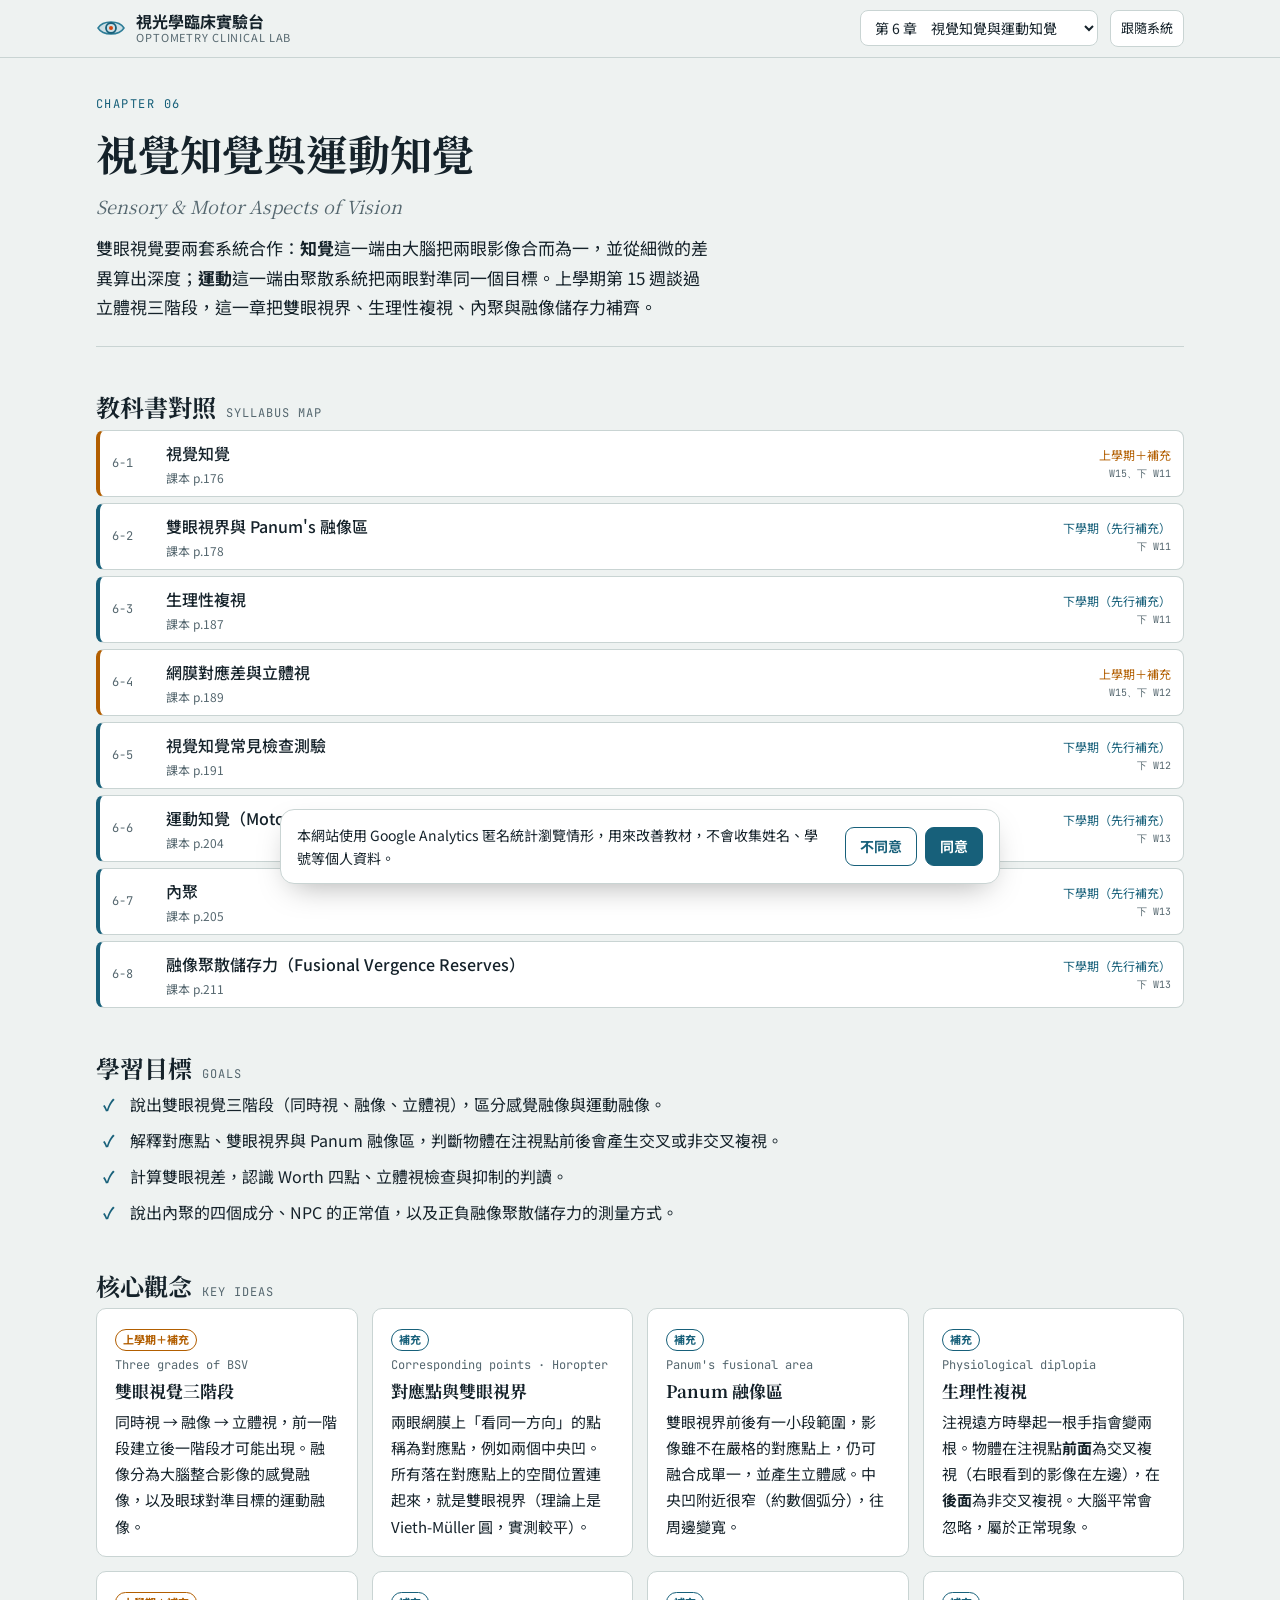
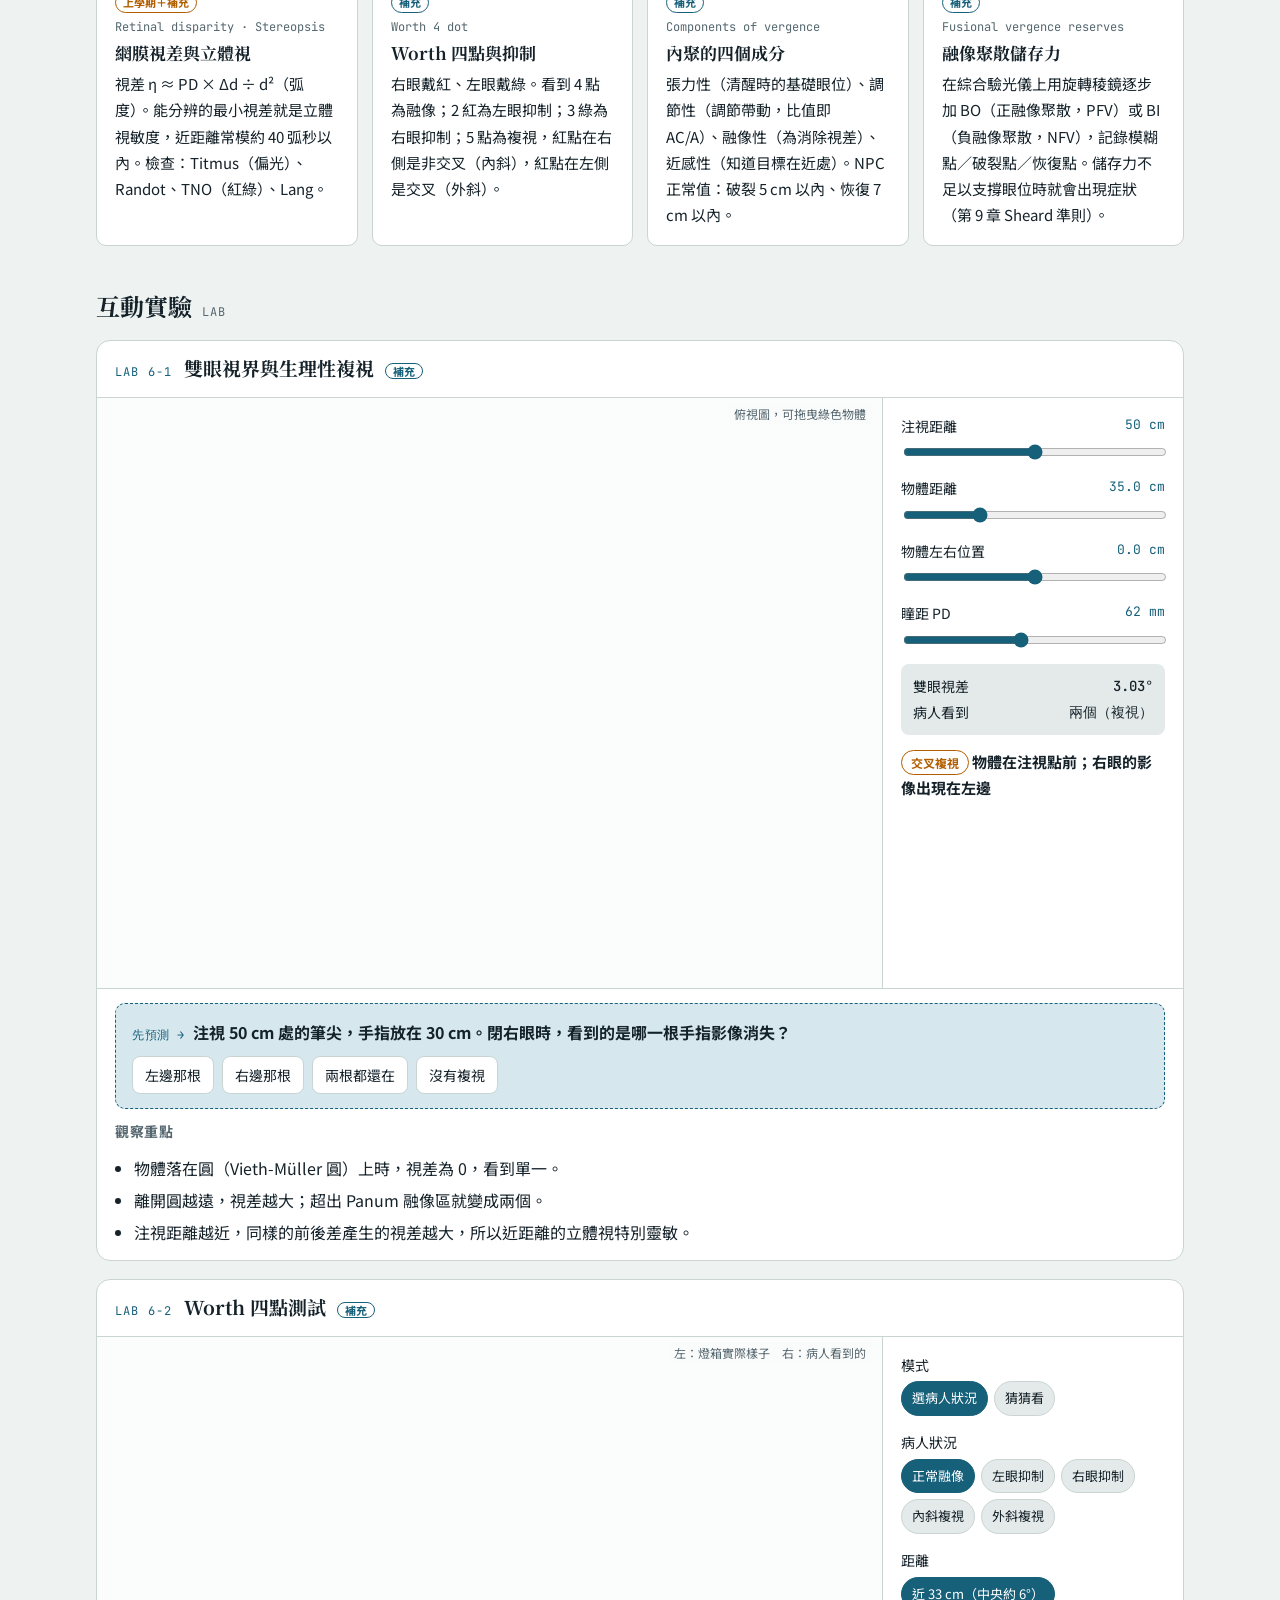
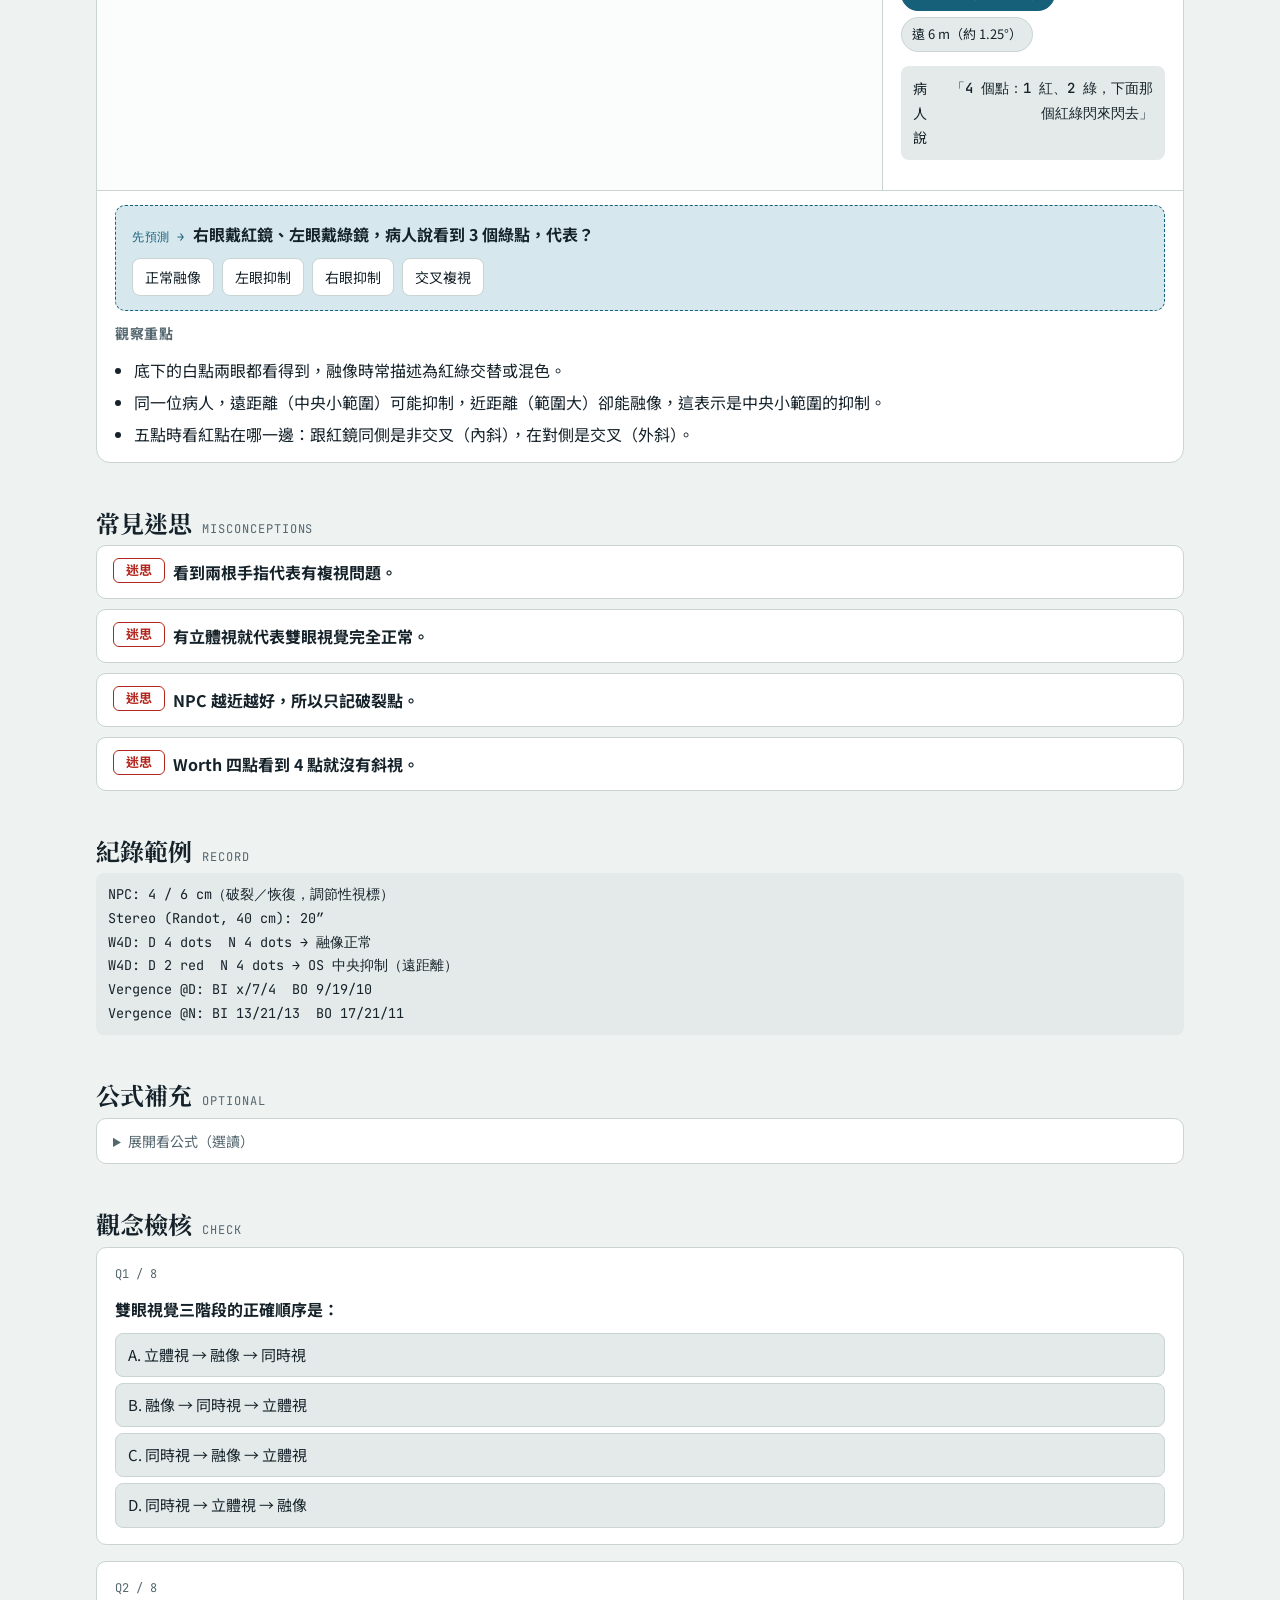
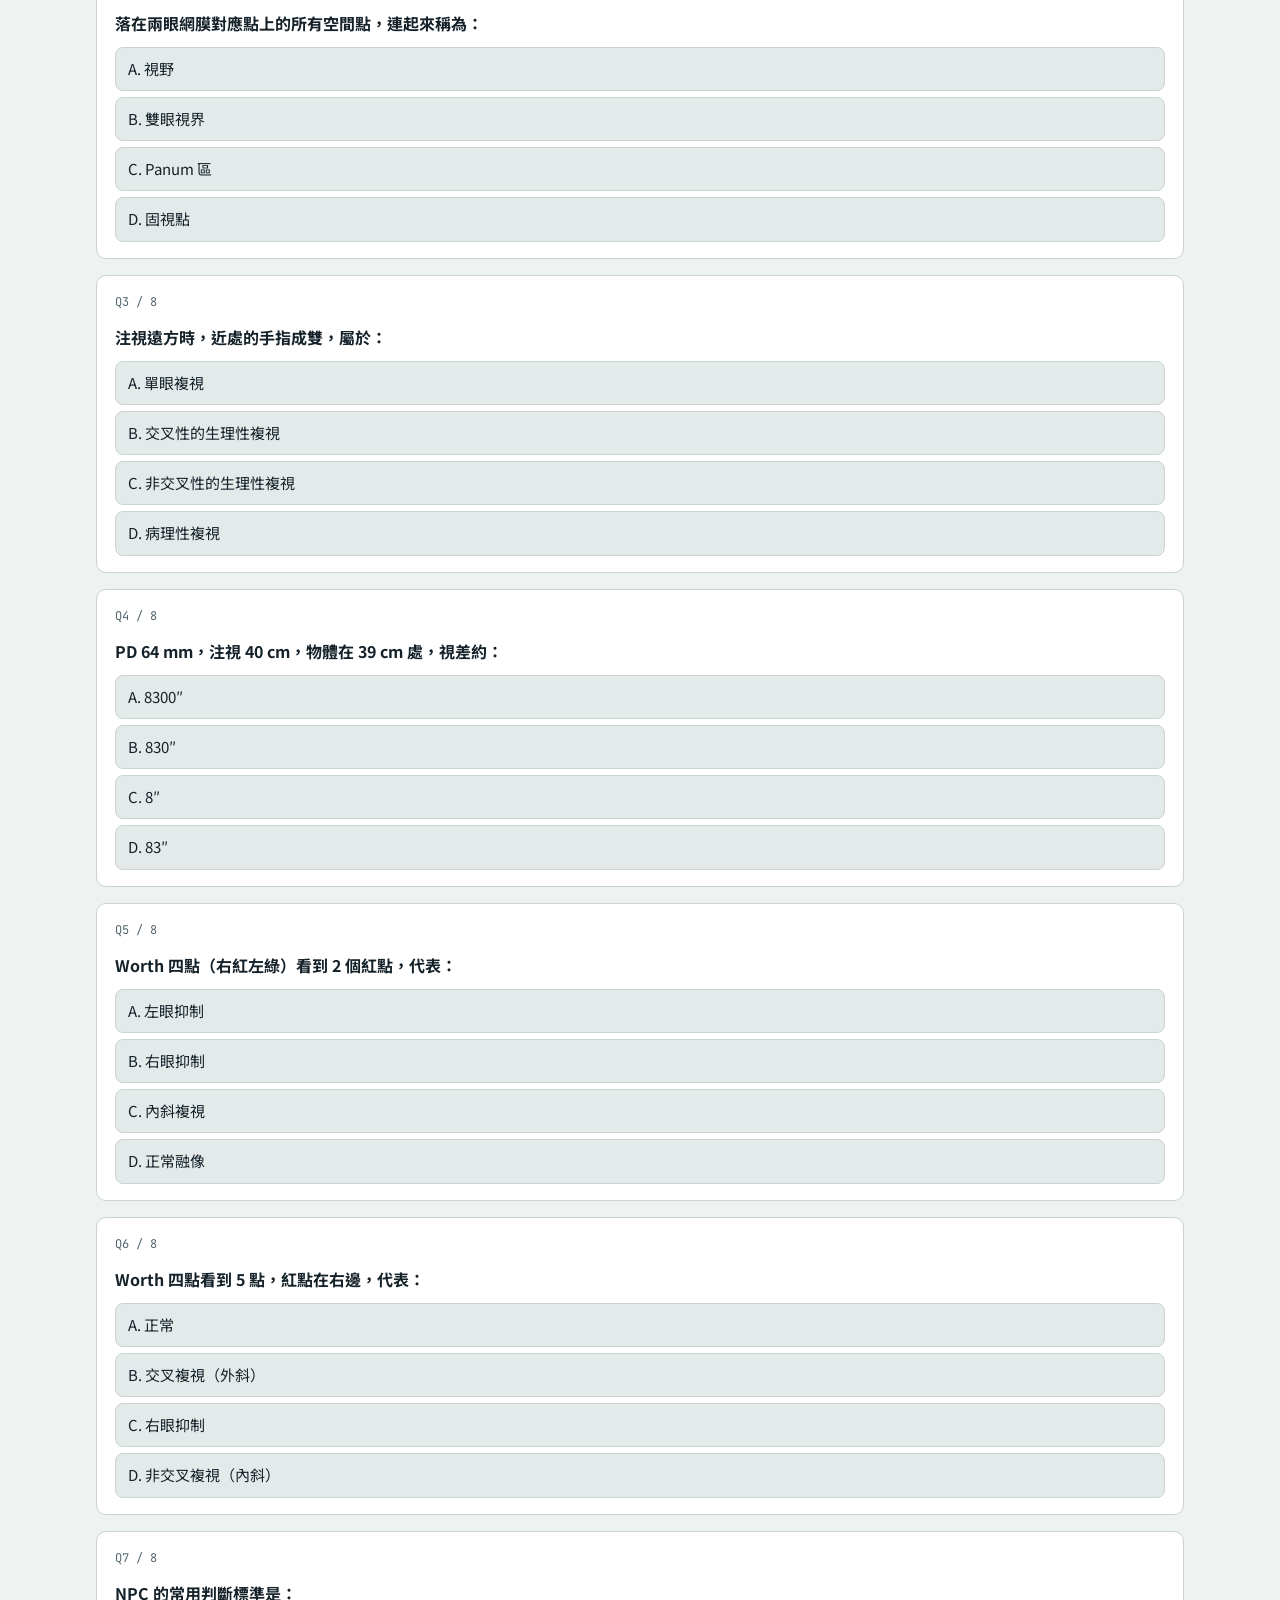
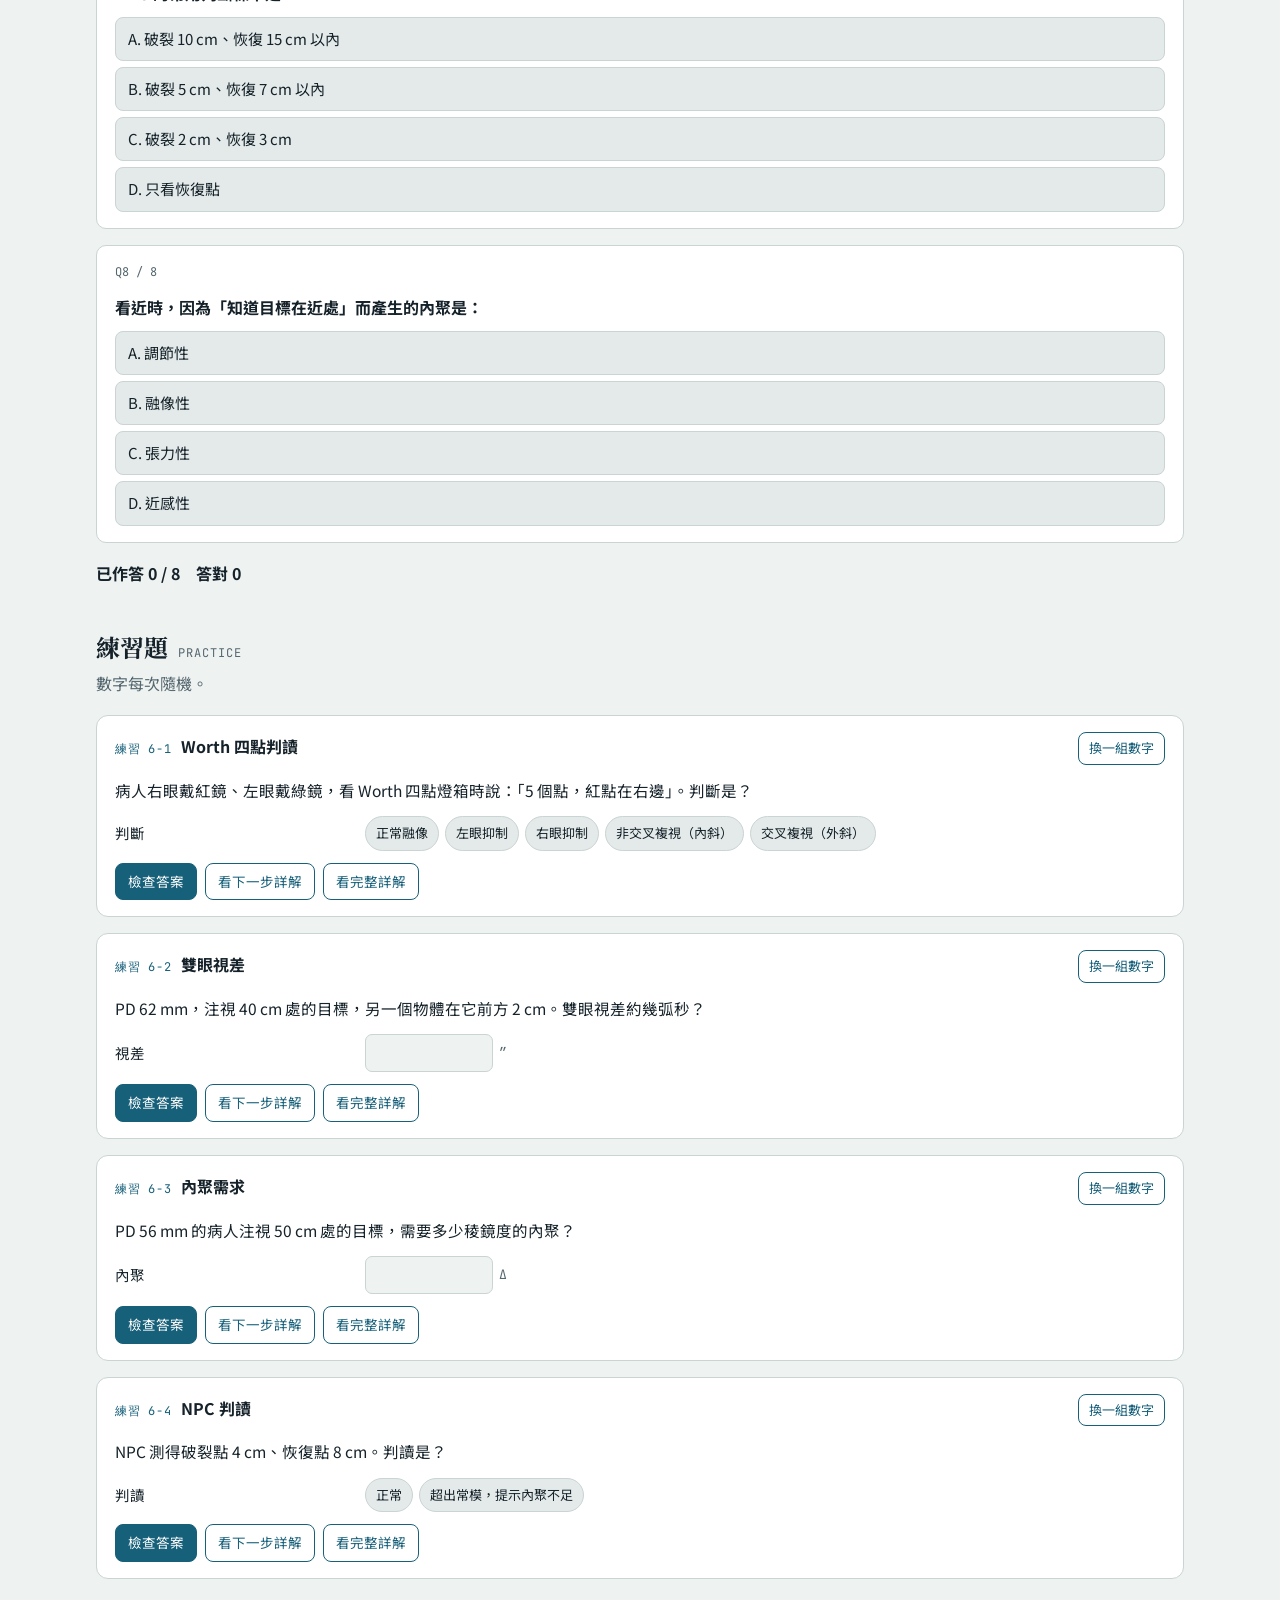
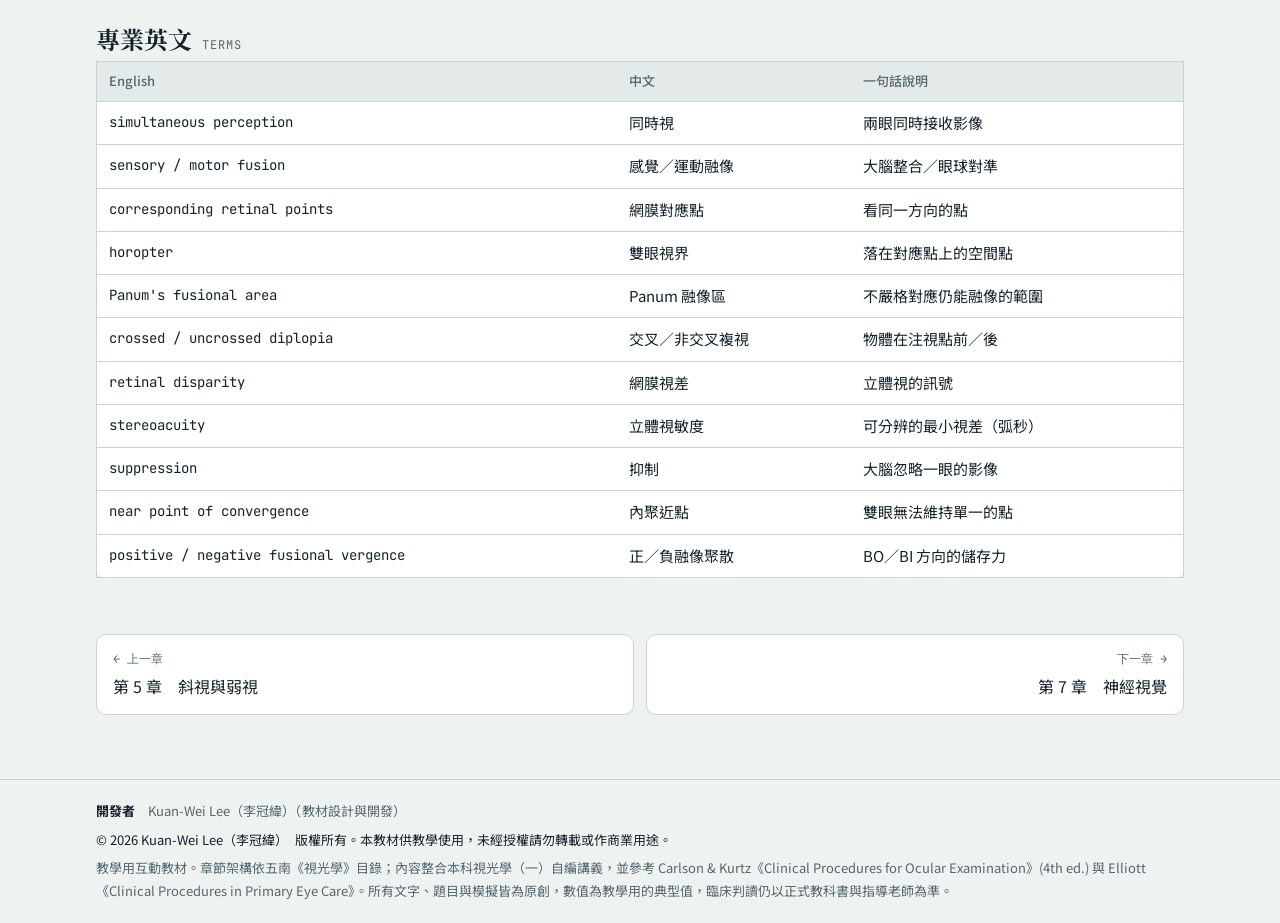
<file: ch06.html>
<!doctype html>
<html lang="zh-Hant">
<head>
<meta charset="utf-8">
<meta name="viewport" content="width=device-width, initial-scale=1, viewport-fit=cover">
<script src="assets/analytics.js"></script>
<title>第 6 章 視覺知覺與運動知覺｜視光學臨床實驗台</title>
<link rel="preconnect" href="https://fonts.googleapis.com">
<link rel="stylesheet" href="https://fonts.googleapis.com/css2?family=JetBrains+Mono:wght@400;500&family=Noto+Sans+TC:wght@400;500;700&family=Noto+Serif+TC:wght@600;700&display=swap">
<link rel="stylesheet" href="assets/style.css">
</head>
<body data-chapter="ch06">
<header id="topbar"></header>
<main class="wrap">
  <div class="chapter-head">
    <div class="eyebrow">Chapter 06</div>
    <h1>視覺知覺與運動知覺</h1>
    <div class="en">Sensory &amp; Motor Aspects of Vision</div>
    <p class="lede">雙眼視覺要兩套系統合作：<b>知覺</b>這一端由大腦把兩眼影像合而為一，並從細微的差異算出深度；<b>運動</b>這一端由聚散系統把兩眼對準同一個目標。上學期第 15 週談過立體視三階段，這一章把雙眼視界、生理性複視、內聚與融像儲存力補齊。</p>
  </div>

  <section class="block">
    <h2>教科書對照 <span class="tag">SYLLABUS MAP</span></h2>
    <div id="secmap"></div>
  </section>

  <section class="block">
    <h2>學習目標 <span class="tag">GOALS</span></h2>
    <ul class="goals">
      <li>說出雙眼視覺三階段（同時視、融像、立體視），區分感覺融像與運動融像。</li>
      <li>解釋對應點、雙眼視界與 Panum 融像區，判斷物體在注視點前後會產生交叉或非交叉複視。</li>
      <li>計算雙眼視差，認識 Worth 四點、立體視檢查與抑制的判讀。</li>
      <li>說出內聚的四個成分、NPC 的正常值，以及正負融像聚散儲存力的測量方式。</li>
    </ul>
  </section>

  <section class="block">
    <h2>核心觀念 <span class="tag">KEY IDEAS</span></h2>
    <div class="concepts">
      <div class="concept"><span class="newtag s1p">上學期＋補充</span><span class="en-term">Three grades of BSV</span><h3>雙眼視覺三階段</h3><p>同時視 → 融像 → 立體視，前一階段建立後一階段才可能出現。融像分為大腦整合影像的感覺融像，以及眼球對準目標的運動融像。</p></div>
      <div class="concept"><span class="newtag">補充</span><span class="en-term">Corresponding points · Horopter</span><h3>對應點與雙眼視界</h3><p>兩眼網膜上「看同一方向」的點稱為對應點，例如兩個中央凹。所有落在對應點上的空間位置連起來，就是雙眼視界（理論上是 Vieth-Müller 圓，實測較平）。</p></div>
      <div class="concept"><span class="newtag">補充</span><span class="en-term">Panum's fusional area</span><h3>Panum 融像區</h3><p>雙眼視界前後有一小段範圍，影像雖不在嚴格的對應點上，仍可融合成單一，並產生立體感。中央凹附近很窄（約數個弧分），往周邊變寬。</p></div>
      <div class="concept"><span class="newtag">補充</span><span class="en-term">Physiological diplopia</span><h3>生理性複視</h3><p>注視遠方時舉起一根手指會變兩根。物體在注視點<b>前面</b>為交叉複視（右眼看到的影像在左邊），在<b>後面</b>為非交叉複視。大腦平常會忽略，屬於正常現象。</p></div>
      <div class="concept"><span class="newtag s1p">上學期＋補充</span><span class="en-term">Retinal disparity · Stereopsis</span><h3>網膜視差與立體視</h3><p>視差 η ≈ PD × Δd ÷ d²（弧度）。能分辨的最小視差就是立體視敏度，近距離常模約 40 弧秒以內。檢查：Titmus（偏光）、Randot、TNO（紅綠）、Lang。</p></div>
      <div class="concept"><span class="newtag">補充</span><span class="en-term">Worth 4 dot</span><h3>Worth 四點與抑制</h3><p>右眼戴紅、左眼戴綠。看到 4 點為融像；2 紅為左眼抑制；3 綠為右眼抑制；5 點為複視，紅點在右側是非交叉（內斜），紅點在左側是交叉（外斜）。</p></div>
      <div class="concept"><span class="newtag">補充</span><span class="en-term">Components of vergence</span><h3>內聚的四個成分</h3><p>張力性（清醒時的基礎眼位）、調節性（調節帶動，比值即 AC/A）、融像性（為消除視差）、近感性（知道目標在近處）。NPC 正常值：破裂 5 cm 以內、恢復 7 cm 以內。</p></div>
      <div class="concept"><span class="newtag">補充</span><span class="en-term">Fusional vergence reserves</span><h3>融像聚散儲存力</h3><p>在綜合驗光儀上用旋轉稜鏡逐步加 BO（正融像聚散，PFV）或 BI（負融像聚散，NFV），記錄模糊點／破裂點／恢復點。儲存力不足以支撐眼位時就會出現症狀（第 9 章 Sheard 準則）。</p></div>
    </div>
  </section>

  <section class="block">
    <h2>互動實驗 <span class="tag">LAB</span></h2>

    <div class="lab">
      <div class="lab-head"><span class="lab-no">LAB 6-1</span><h3>雙眼視界與生理性複視 <span class="newtag">補充</span></h3></div>
      <div class="lab-body">
        <div class="lab-stage"><canvas id="cv-hor" aria-label="雙眼視界俯視圖"></canvas><span class="hint">俯視圖，可拖曳綠色物體</span></div>
        <div class="lab-panel">
          <div class="ctrl"><label for="h-f">注視距離 <output id="h-f-out"></output></label><input type="range" id="h-f" min="20" max="80" step="1" value="50"></div>
          <div class="ctrl"><label for="h-o">物體距離 <output id="h-o-out"></output></label><input type="range" id="h-o" min="10" max="100" step="0.5" value="35"></div>
          <div class="ctrl"><label for="h-x">物體左右位置 <output id="h-x-out"></output></label><input type="range" id="h-x" min="-15" max="15" step="0.5" value="0"></div>
          <div class="ctrl"><label for="h-pd">瞳距 PD <output id="h-pd-out"></output></label><input type="range" id="h-pd" min="54" max="72" step="1" value="62"></div>
          <div class="readout">
            <div class="row"><span>雙眼視差</span><b id="h-eta">—</b></div>
            <div class="row"><span>病人看到</span><b id="h-see">—</b></div>
          </div>
          <div class="verdict" id="h-v"></div>
        </div>
      </div>
      <div class="observe">
        <div class="predict" data-answer="0">
          <p class="q">注視 50 cm 處的筆尖，手指放在 30 cm。閉右眼時，看到的是哪一根手指影像消失？</p>
          <div class="opts"><button>左邊那根</button><button>右邊那根</button><button>兩根都還在</button><button>沒有複視</button></div>
          <p class="why">手指在注視點前面，是交叉複視：右眼看到的影像出現在左邊。所以閉右眼，左邊那根消失。</p>
        </div>
        <h4>觀察重點</h4><ul>
          <li>物體落在圓（Vieth-Müller 圓）上時，視差為 0，看到單一。</li>
          <li>離開圓越遠，視差越大；超出 Panum 融像區就變成兩個。</li>
          <li>注視距離越近，同樣的前後差產生的視差越大，所以近距離的立體視特別靈敏。</li>
        </ul>
      </div>
    </div>

    <div class="lab">
      <div class="lab-head"><span class="lab-no">LAB 6-2</span><h3>Worth 四點測試 <span class="newtag">補充</span></h3></div>
      <div class="lab-body">
        <div class="lab-stage"><canvas id="cv-w4" aria-label="Worth 四點"></canvas><span class="hint" id="w-hint">左：燈箱實際樣子　右：病人看到的</span></div>
        <div class="lab-panel">
          <div class="ctrl"><label>模式</label>
            <div class="seg" id="w-mode"><button data-v="free" aria-pressed="true">選病人狀況</button><button data-v="quiz">猜猜看</button></div></div>
          <div class="ctrl" id="w-free"><label>病人狀況</label>
            <div class="seg" id="w-cond"><button data-v="fus" aria-pressed="true">正常融像</button><button data-v="supL">左眼抑制</button><button data-v="supR">右眼抑制</button><button data-v="eso">內斜複視</button><button data-v="exo">外斜複視</button></div></div>
          <div id="w-quiz" hidden>
            <div class="ctrl"><label for="w-ans">病人看到這樣，代表？</label>
              <select id="w-ans" class="select"><option value="">請選擇</option><option value="fus">正常融像</option><option value="supL">左眼抑制</option><option value="supR">右眼抑制</option><option value="eso">非交叉複視（內斜）</option><option value="exo">交叉複視（外斜）</option></select></div>
            <div class="row-btns"><button class="btn" id="w-chk" type="button">核對</button><button class="btn ghost" id="w-new" type="button">換一位</button></div>
          </div>
          <div class="ctrl"><label>距離</label>
            <div class="seg" id="w-d"><button data-v="near" aria-pressed="true">近 33 cm（中央約 6°）</button><button data-v="far">遠 6 m（約 1.25°）</button></div></div>
          <div class="readout"><div class="row"><span>病人說</span><b id="w-say">—</b></div></div>
          <div class="verdict" id="w-v"></div>
        </div>
      </div>
      <div class="observe">
        <div class="predict" data-answer="2">
          <p class="q">右眼戴紅鏡、左眼戴綠鏡，病人說看到 3 個綠點，代表？</p>
          <div class="opts"><button>正常融像</button><button>左眼抑制</button><button>右眼抑制</button><button>交叉複視</button></div>
          <p class="why">只有戴綠鏡的左眼在看（2 綠＋白點透過綠鏡也是綠），右眼被抑制。</p>
        </div>
        <h4>觀察重點</h4><ul>
          <li>底下的白點兩眼都看得到，融像時常描述為紅綠交替或混色。</li>
          <li>同一位病人，遠距離（中央小範圍）可能抑制，近距離（範圍大）卻能融像，這表示是中央小範圍的抑制。</li>
          <li>五點時看紅點在哪一邊：跟紅鏡同側是非交叉（內斜），在對側是交叉（外斜）。</li>
        </ul>
      </div>
    </div>
  </section>

  <section class="block">
    <h2>常見迷思 <span class="tag">MISCONCEPTIONS</span></h2>
    <div class="myths">
      <details class="myth"><summary>看到兩根手指代表有複視問題。</summary><div class="fix">注視遠方時近處物體成雙是生理性複視，每個人都有，大腦平常會忽略。</div></details>
      <details class="myth"><summary>有立體視就代表雙眼視覺完全正常。</summary><div class="fix">粗略立體視可以在小角度斜視或單眼注視症候群中存在。要配合遮蓋測試、立體視敏度數值一起判讀。</div></details>
      <details class="myth"><summary>NPC 越近越好，所以只記破裂點。</summary><div class="fix">破裂點與恢復點都要記；恢復點太遠或反覆測試後退步，同樣提示內聚不足。</div></details>
      <details class="myth"><summary>Worth 四點看到 4 點就沒有斜視。</summary><div class="fix">網膜對應異常的斜視患者也可能回答 4 點，要搭配遮蓋測試。</div></details>
    </div>
  </section>

  <section class="block">
    <h2>紀錄範例 <span class="tag">RECORD</span></h2>
    <div class="rec">NPC: 4 / 6 cm（破裂／恢復，調節性視標）
Stereo (Randot, 40 cm): 20″
W4D: D 4 dots  N 4 dots → 融像正常
W4D: D 2 red  N 4 dots → OS 中央抑制（遠距離）
Vergence @D: BI x/7/4  BO 9/19/10
Vergence @N: BI 13/21/13  BO 17/21/11</div>
  </section>

  <section class="block">
    <h2>公式補充 <span class="tag">OPTIONAL</span></h2>
    <details class="formula"><summary>展開看公式（選讀）</summary><div>
      <p>雙眼視差：<span class="eq">η（rad）≈ PD × Δd ÷ d²；1 rad ＝ 206265″</span></p>
      <p>內聚需求：<span class="eq">內聚（Δ）＝ PD（cm）÷ 距離（m）</span></p>
      <p>聚散紀錄：<span class="eq">模糊 / 破裂 / 恢復（BI 遠距通常沒有模糊點，記 x）</span></p>
    </div></details>
  </section>

  <section class="block">
    <h2>觀念檢核 <span class="tag">CHECK</span></h2>
    <div id="quiz"></div>
  </section>

  <section class="block">
    <h2>練習題 <span class="tag">PRACTICE</span></h2>
    <p class="sub">數字每次隨機。</p>
    <div id="practice"></div>
  </section>

  <section class="block">
    <h2>專業英文 <span class="tag">TERMS</span></h2>
    <div class="terms-wrap"><table class="terms">
      <tr><th>English</th><th>中文</th><th>一句話說明</th></tr>
      <tr><td>simultaneous perception</td><td>同時視</td><td>兩眼同時接收影像</td></tr>
      <tr><td>sensory / motor fusion</td><td>感覺／運動融像</td><td>大腦整合／眼球對準</td></tr>
      <tr><td>corresponding retinal points</td><td>網膜對應點</td><td>看同一方向的點</td></tr>
      <tr><td>horopter</td><td>雙眼視界</td><td>落在對應點上的空間點</td></tr>
      <tr><td>Panum's fusional area</td><td>Panum 融像區</td><td>不嚴格對應仍能融像的範圍</td></tr>
      <tr><td>crossed / uncrossed diplopia</td><td>交叉／非交叉複視</td><td>物體在注視點前／後</td></tr>
      <tr><td>retinal disparity</td><td>網膜視差</td><td>立體視的訊號</td></tr>
      <tr><td>stereoacuity</td><td>立體視敏度</td><td>可分辨的最小視差（弧秒）</td></tr>
      <tr><td>suppression</td><td>抑制</td><td>大腦忽略一眼的影像</td></tr>
      <tr><td>near point of convergence</td><td>內聚近點</td><td>雙眼無法維持單一的點</td></tr>
      <tr><td>positive / negative fusional vergence</td><td>正／負融像聚散</td><td>BO／BI 方向的儲存力</td></tr>
    </table></div>
  </section>

  <nav id="pager"></nav>
</main>
<footer id="footer"></footer>
<script src="assets/config.js"></script>
<script src="assets/core.js"></script>
<script src="assets/practice.js"></script>
<script src="assets/problems/ch06.js"></script>
<script>document.addEventListener("DOMContentLoaded", () => { OBPractice.mount("practice", "ch06"); OL.sectionMap("secmap", "ch06"); });</script>
<script>
(function () {
  const { Stage, range, seg, quiz } = OL;
  const ARCS = 206265;

  /* ---------- LAB 6-1 雙眼視界 ---------- */
  // 俯視：眼睛在 y = 0，物體在 y > 0（cm）
  const fR = range("h-f", (v) => v + " cm", () => hz.render());
  const oR = range("h-o", (v) => v.toFixed(1) + " cm", () => hz.render());
  const xR = range("h-x", (v) => (v > 0 ? "右 " : v < 0 ? "左 " : "") + Math.abs(v).toFixed(1) + " cm", () => hz.render());
  const pdR = range("h-pd", (v) => v + " mm", () => hz.render());
  const hz = new Stage("cv-hor", { xmin: -45, xmax: 45, ymin: -7, ymax: 104, aspect: 0.9, minH: 340, maxH: 560, equal: true, draw: (s, c) => {
    const a = pdR.value / 20, F = [0, fR.value], O = [xR.value, oR.value];
    const eR = [a, 0], eL = [-a, 0]; // 病人右眼在 +x（俯視，病人朝上看）
    const ang = (e, p) => Math.atan2(p[0] - e[0], p[1] - e[1]);
    // 視差：兩眼中「物體相對注視點」的角度差
    const dR = ang(eR, O) - ang(eR, F), dL = ang(eL, O) - ang(eL, F);
    const eta = dL - dR; // >0：物體比注視點近（交叉）
    // Vieth-Müller 圓：通過兩眼與注視點
    const k = (F[1] * F[1] - a * a) / (2 * F[1]), rad = F[1] - k;
    const pts = []; for (let t = -Math.PI; t <= Math.PI; t += 0.02) { const x = rad * Math.sin(t), y = k + rad * Math.cos(t); if (y > 0) pts.push([x, y]); }
    s.poly(pts, { color: c.accent, w: 1.6, dash: [6, 4] });
    s.text("Vieth-Müller 圓", rad * 0.71, k + rad * 0.71, { size: 11, color: c.accent, align: "left", dx: 6 });
    // Panum 區示意：視差 ±10′
    const pan = 10 / 60 * Math.PI / 180, dy = pan * F[1] * F[1] / (2 * a);
    const ctx = s.ctx; ctx.save(); ctx.globalAlpha = 0.14; ctx.fillStyle = c.ok; ctx.fillRect(s.X(-12), s.Y(F[1] + dy), s.X(12) - s.X(-12), s.Y(F[1] - dy) - s.Y(F[1] + dy)); ctx.restore();
    s.text("Panum 區（示意）", -12, F[1], { size: 10, color: c.ok, align: "right", dx: -4 });
    [eR, eL].forEach((e) => { s.line(e[0], e[1], F[0], F[1], { color: c.ray, w: 1.4 }); s.line(e[0], e[1], O[0], O[1], { color: c.ok, w: 1.2, dash: [4, 3] }); });
    [[eR, "右眼"], [eL, "左眼"]].forEach(([e, t]) => { ctx.save(); ctx.beginPath(); ctx.arc(s.X(e[0]), s.Y(e[1]), Math.max(6, s.sx * 1.2), 0, Math.PI * 2); ctx.fillStyle = c.surface; ctx.fill(); ctx.strokeStyle = c.ink; ctx.stroke(); ctx.restore(); s.text(t, e[0], e[1], { dy: 18, size: 11, color: c.muted }); });
    s.point(F[0], F[1], "注視點", { color: c.ray, dy: -14 });
    s.point(O[0], O[1], "物體", { color: c.ok, dy: 0, dx: 26, r: 5 });
    const arcmin = Math.abs(eta) * ARCS / 60;
    document.getElementById("h-eta").textContent = arcmin < 60 ? `${(Math.abs(eta) * ARCS).toFixed(0)}″（${arcmin.toFixed(1)}′）` : `${(arcmin / 60).toFixed(2)}°`;
    const single = arcmin <= 10;
    document.getElementById("h-see").textContent = single ? "單一" : "兩個（複視）";
    const v = document.getElementById("h-v");
    if (arcmin < 0.2) v.innerHTML = '<span class="pill ok">在雙眼視界上</span> 視差為 0';
    else if (single) v.innerHTML = `<span class="pill ok">Panum 區內</span> 融合為單一，並感覺${eta > 0 ? "比注視點近" : "比注視點遠"}`;
    else v.innerHTML = eta > 0 ? '<span class="pill warn">交叉複視</span> 物體在注視點前；右眼的影像出現在左邊' : '<span class="pill warn">非交叉複視</span> 物體在注視點後；右眼的影像出現在右邊';
  } });
  hz.addHandle({ pos: () => [xR.value, oR.value], drag: (x, y) => { const ex = document.getElementById("h-x"), ey = document.getElementById("h-o"); ex.value = Math.max(-15, Math.min(15, x)); ey.value = Math.max(10, Math.min(100, y)); ex.dispatchEvent(new Event("input")); ey.dispatchEvent(new Event("input")); } });

  /* ---------- LAB 6-2 Worth 四點 ---------- */
  const NAME = { fus: "正常融像", supL: "左眼抑制", supR: "右眼抑制", eso: "非交叉複視（內斜）", exo: "交叉複視（外斜）" };
  const wmode = seg("w-mode", (v) => { document.getElementById("w-free").hidden = v !== "free"; document.getElementById("w-quiz").hidden = v === "free"; if (v === "quiz") newW(); upd(); });
  const cond = seg("w-cond", () => upd());
  const dist = seg("w-d", () => upd());
  let WQ = null;
  function newW() { const k = Object.keys(NAME); WQ = { c: k[Math.floor(Math.random() * k.length)], localNearOK: Math.random() < 0.5 }; document.getElementById("w-ans").value = ""; document.getElementById("w-v").textContent = ""; }
  const curC = () => { if (wmode.value === "free") return cond.value; let c = WQ.c; if (WQ.localNearOK && (c === "supL" || c === "supR") && dist.value === "near") c = "fus"; return c; };
  function upd() {
    const c = curC();
    const say = { fus: "4 個點：1 紅、2 綠，下面那個紅綠閃來閃去", supL: "只有 2 個紅點", supR: "3 個綠點", eso: "5 個點，紅的在右邊、綠的在左邊", exo: "5 個點，紅的在左邊、綠的在右邊" }[c];
    document.getElementById("w-say").textContent = "「" + say + "」";
    document.getElementById("w-hint").textContent = wmode.value === "quiz" ? "病人看到的（猜猜他的狀況）" : "左：燈箱實際樣子　右：病人看到的";
    w4.render();
  }
  document.getElementById("w-chk").onclick = () => {
    const a = document.getElementById("w-ans").value, c = curC(), v = document.getElementById("w-v");
    if (!a) { v.textContent = "請先選一個答案。"; return; }
    v.innerHTML = a === c ? `<span class="pill ok">正確</span> ${NAME[c]}${WQ.localNearOK && (WQ.c === "supL" || WQ.c === "supR") ? `；這位病人只有遠距離${NAME[WQ.c]}，近距離可以融像` : ""}` : `<span class="pill bad">再想想</span> 這個距離下是${NAME[c]}`;
  };
  document.getElementById("w-new").onclick = () => { newW(); upd(); };
  const RED = "#e0443a", GRN = "#2fae5b", WHT = "#f2f2f2";
  const w4 = new Stage("cv-w4", { xmin: -20, xmax: 20, ymin: -10, ymax: 10, aspect: 0.5, minH: 220, maxH: 360, equal: true, draw: (s, c) => {
    const ctx = s.ctx, rr = dist.value === "near" ? 1.5 : 0.9, sp = dist.value === "near" ? 3.6 : 2.2;
    const quizM = wmode.value === "quiz";
    const box = (cx, title) => { ctx.save(); ctx.fillStyle = "#151515"; const x0 = s.X(cx - 8.5), y0 = s.Y(8), w = s.sx * 17, h = s.sx * 16; ctx.fillRect(x0, y0, w, h); ctx.restore(); s.text(title, cx, -9.2, { size: 11, color: c.muted }); };
    const dot = (x, y, col, alpha = 1) => { ctx.save(); ctx.globalAlpha = alpha; ctx.beginPath(); ctx.arc(s.X(x), s.Y(y), s.sx * rr, 0, Math.PI * 2); ctx.fillStyle = col; ctx.shadowColor = col; ctx.shadowBlur = 10; ctx.fill(); ctx.restore(); };
    const layout = (cx, dx = 0) => ({ top: [cx + dx, sp], left: [cx + dx - sp, 0], right: [cx + dx + sp, 0], bot: [cx + dx, -sp] });
    const leftX = quizM ? -100 : -10, rightX = quizM ? 0 : 10;
    if (!quizM) { box(leftX, "燈箱（實際）"); const L = layout(leftX); dot(...L.top, RED); dot(...L.left, GRN); dot(...L.right, GRN); dot(...L.bot, WHT); }
    box(rightX, "病人看到（右眼紅鏡、左眼綠鏡）");
    const C = curC();
    const redSet = (L) => { dot(...L.top, RED); dot(...L.bot, RED); };
    const grnSet = (L) => { dot(...L.left, GRN); dot(...L.right, GRN); dot(...L.bot, GRN); };
    if (C === "fus") { const L = layout(rightX); dot(...L.top, RED); dot(...L.left, GRN); dot(...L.right, GRN); const t = (performance.now() / 600) % 2 < 1; dot(...L.bot, t ? RED : GRN); dot(...L.bot, WHT, 0.25); }
    else if (C === "supL") redSet(layout(rightX));
    else if (C === "supR") grnSet(layout(rightX));
    else if (C === "eso") { redSet(layout(rightX, sp * 0.7)); grnSet(layout(rightX, -sp * 0.7)); }
    else { redSet(layout(rightX, -sp * 0.7)); grnSet(layout(rightX, sp * 0.7)); }
  } });
  (function loop() { if (curC() === "fus") w4.render(); setTimeout(() => requestAnimationFrame(loop), 300); })();
  upd();

  quiz("quiz", "ch06", [
    { q: "雙眼視覺三階段的正確順序是：", opts: ["融像 → 同時視 → 立體視", "同時視 → 融像 → 立體視", "立體視 → 融像 → 同時視", "同時視 → 立體視 → 融像"], a: 1, exp: "前一階段建立後，後一階段才可能出現。" },
    { q: "落在兩眼網膜對應點上的所有空間點，連起來稱為：", opts: ["Panum 區", "雙眼視界", "視野", "固視點"], a: 1, exp: "雙眼視界（horopter）；理論上是通過兩眼節點與注視點的 Vieth-Müller 圓。" },
    { q: "注視遠方時，近處的手指成雙，屬於：", opts: ["病理性複視", "交叉性的生理性複視", "非交叉性的生理性複視", "單眼複視"], a: 1, exp: "物體在注視點前面，產生交叉複視，是正常的生理現象。" },
    { q: "PD 64 mm，注視 40 cm，物體在 39 cm 處，視差約：", opts: ["8″", "83″", "830″", "8300″"], a: 2, exp: "η ≈ 0.064 × 0.01 ÷ 0.4² ＝ 0.004 rad ≈ 825″，約 830 弧秒（14 弧分）。" },
    { q: "Worth 四點（右紅左綠）看到 2 個紅點，代表：", opts: ["右眼抑制", "左眼抑制", "正常融像", "內斜複視"], a: 1, exp: "只有戴紅鏡的右眼在看，左眼被抑制。" },
    { q: "Worth 四點看到 5 點，紅點在右邊，代表：", opts: ["交叉複視（外斜）", "非交叉複視（內斜）", "右眼抑制", "正常"], a: 1, exp: "紅點與紅鏡（右眼）同側是非交叉複視，對應內斜。" },
    { q: "NPC 的常用判斷標準是：", opts: ["破裂 5 cm、恢復 7 cm 以內", "破裂 10 cm、恢復 15 cm 以內", "破裂 2 cm、恢復 3 cm", "只看恢復點"], a: 0, exp: "Scheiman 建議以破裂 5 cm、恢復 7 cm 作為上限，超過提示內聚不足。" },
    { q: "看近時，因為「知道目標在近處」而產生的內聚是：", opts: ["張力性", "調節性", "融像性", "近感性"], a: 3, exp: "近感性（proximal）內聚來自對距離的感知。" },
  ]);
})();
</script>
</body>
</html>
</file>
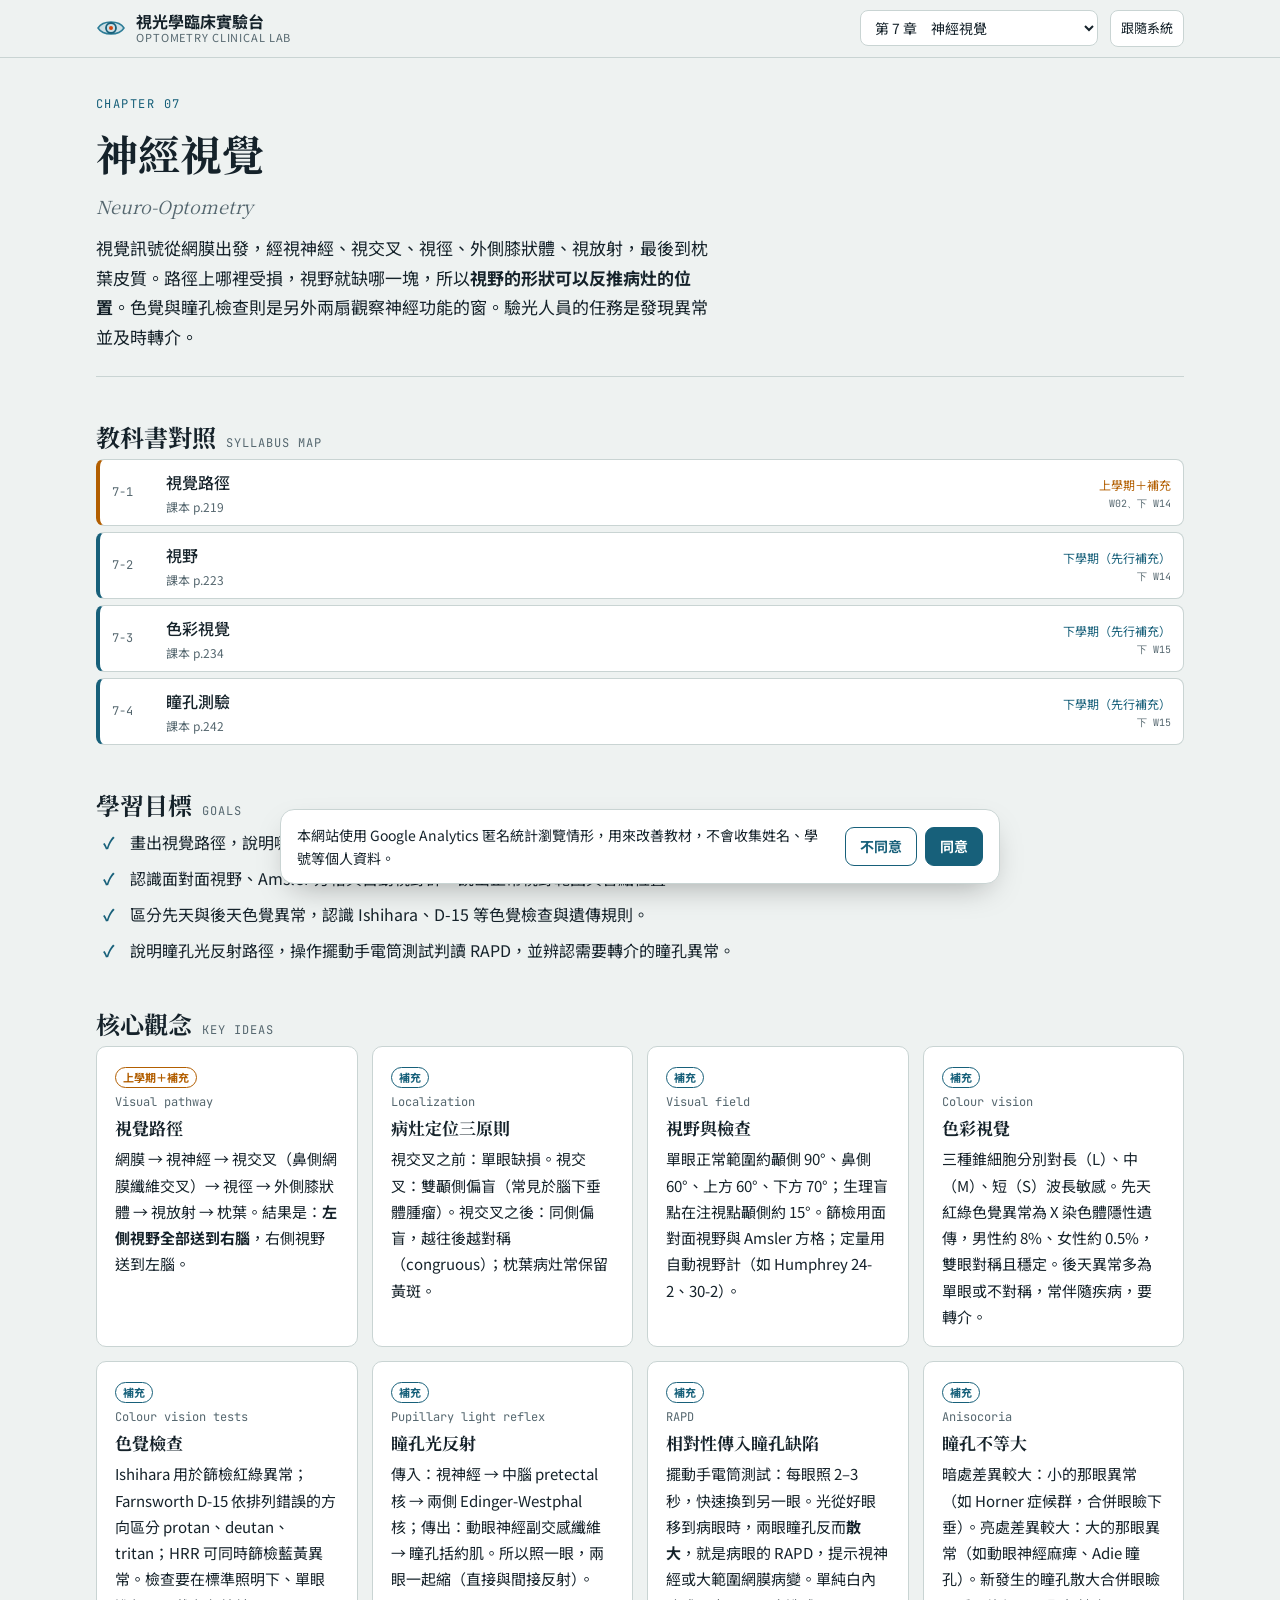
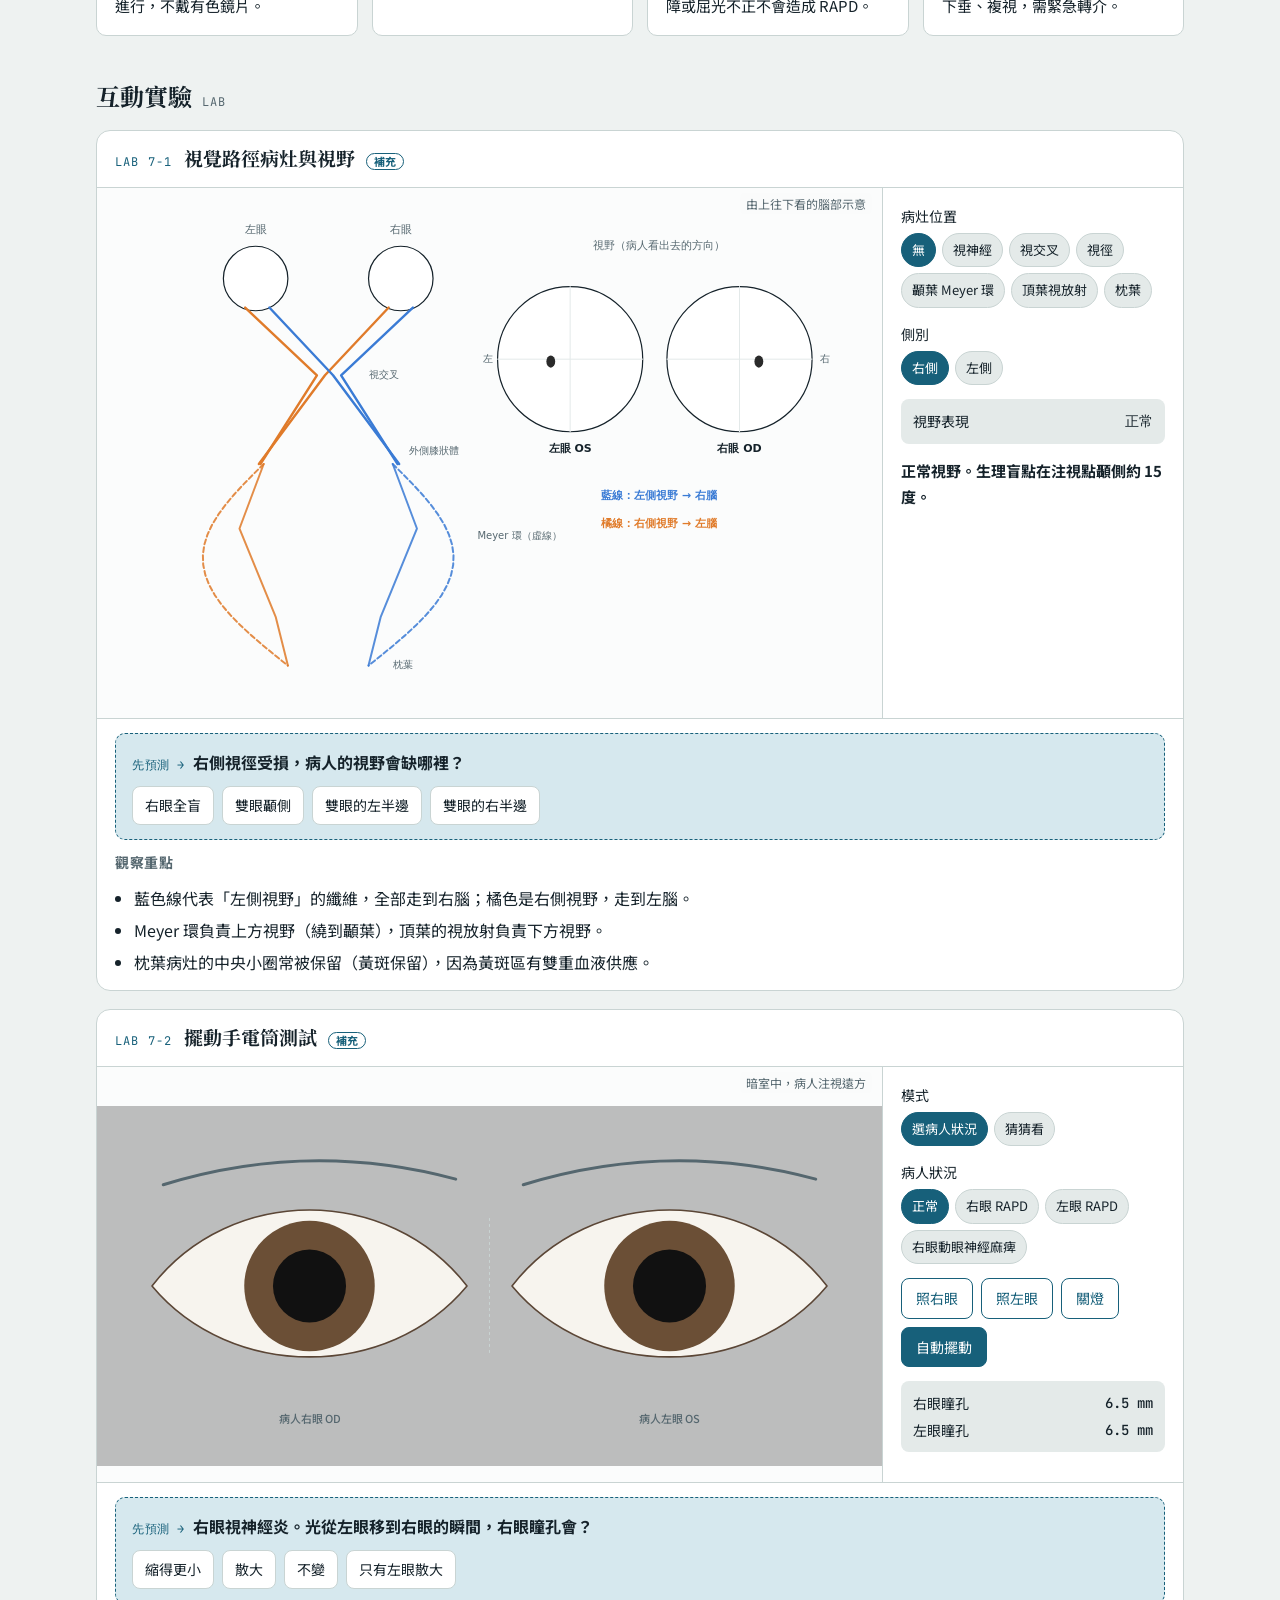
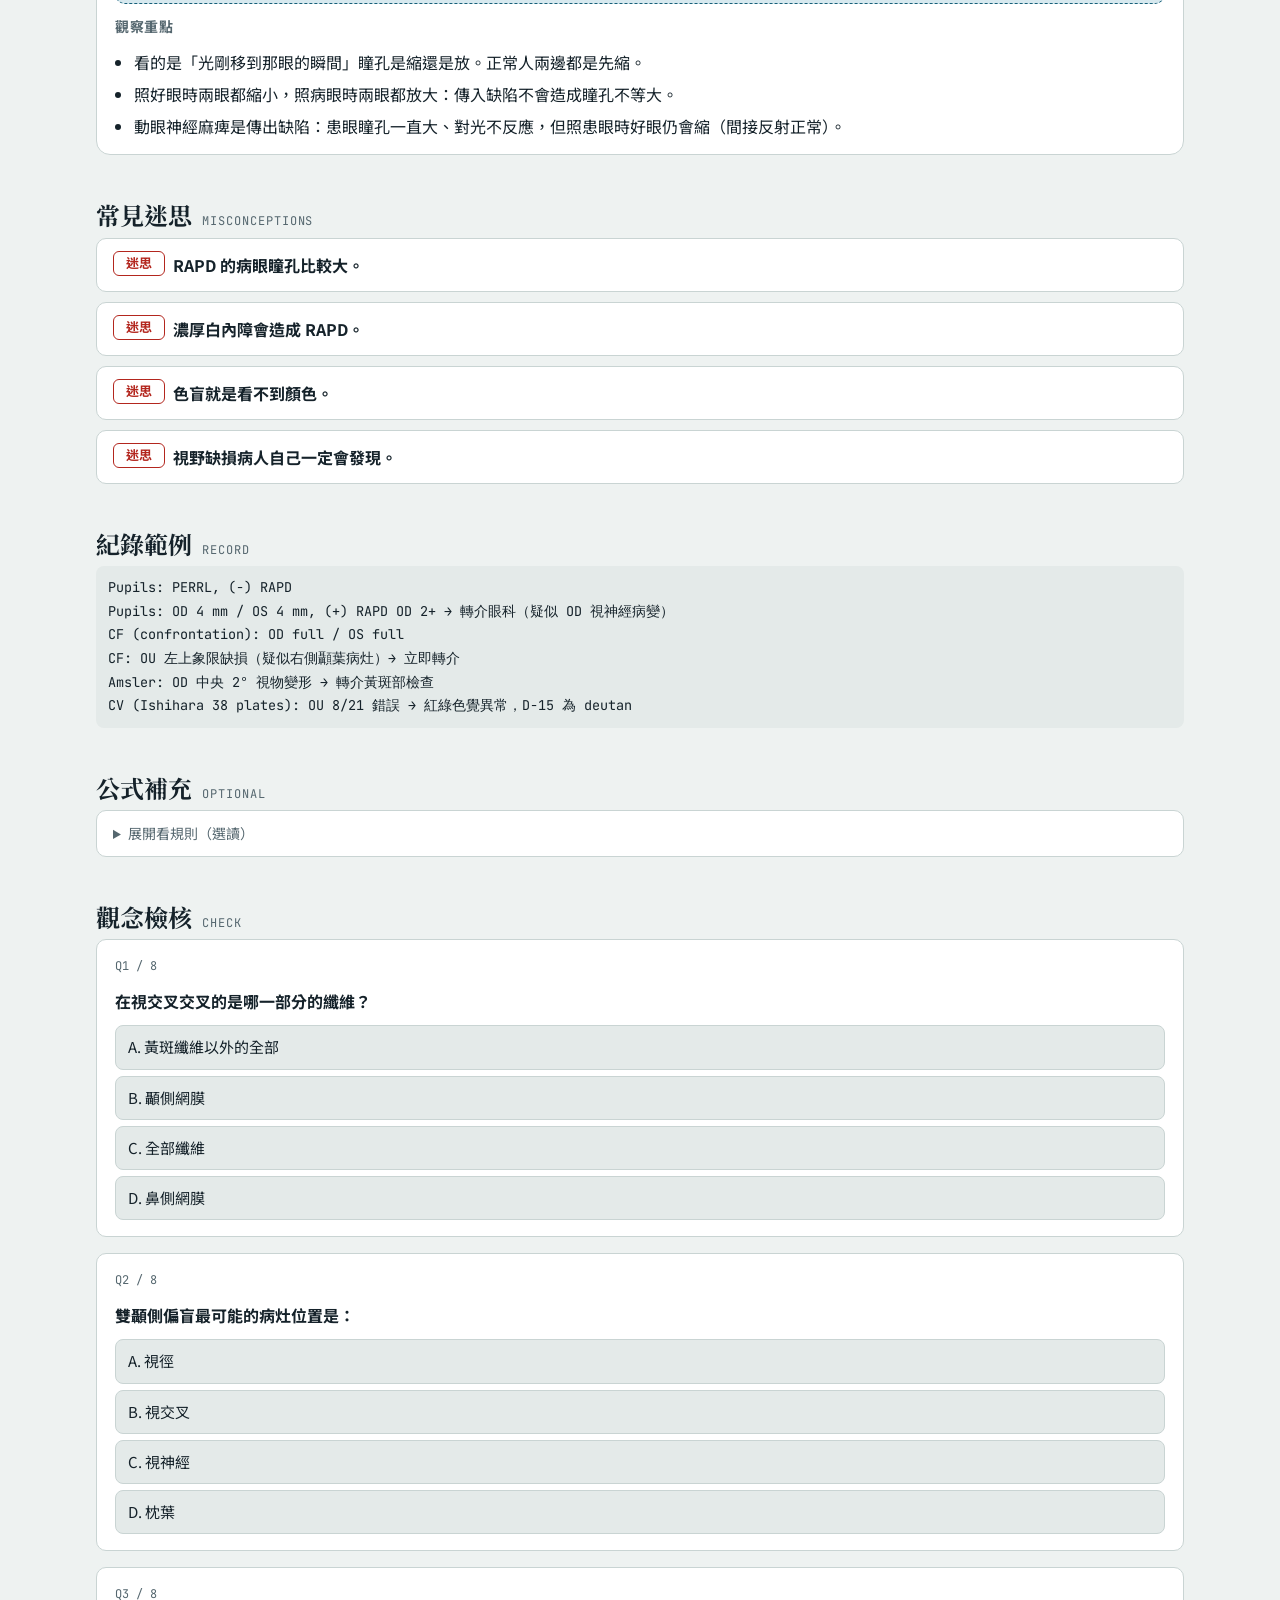
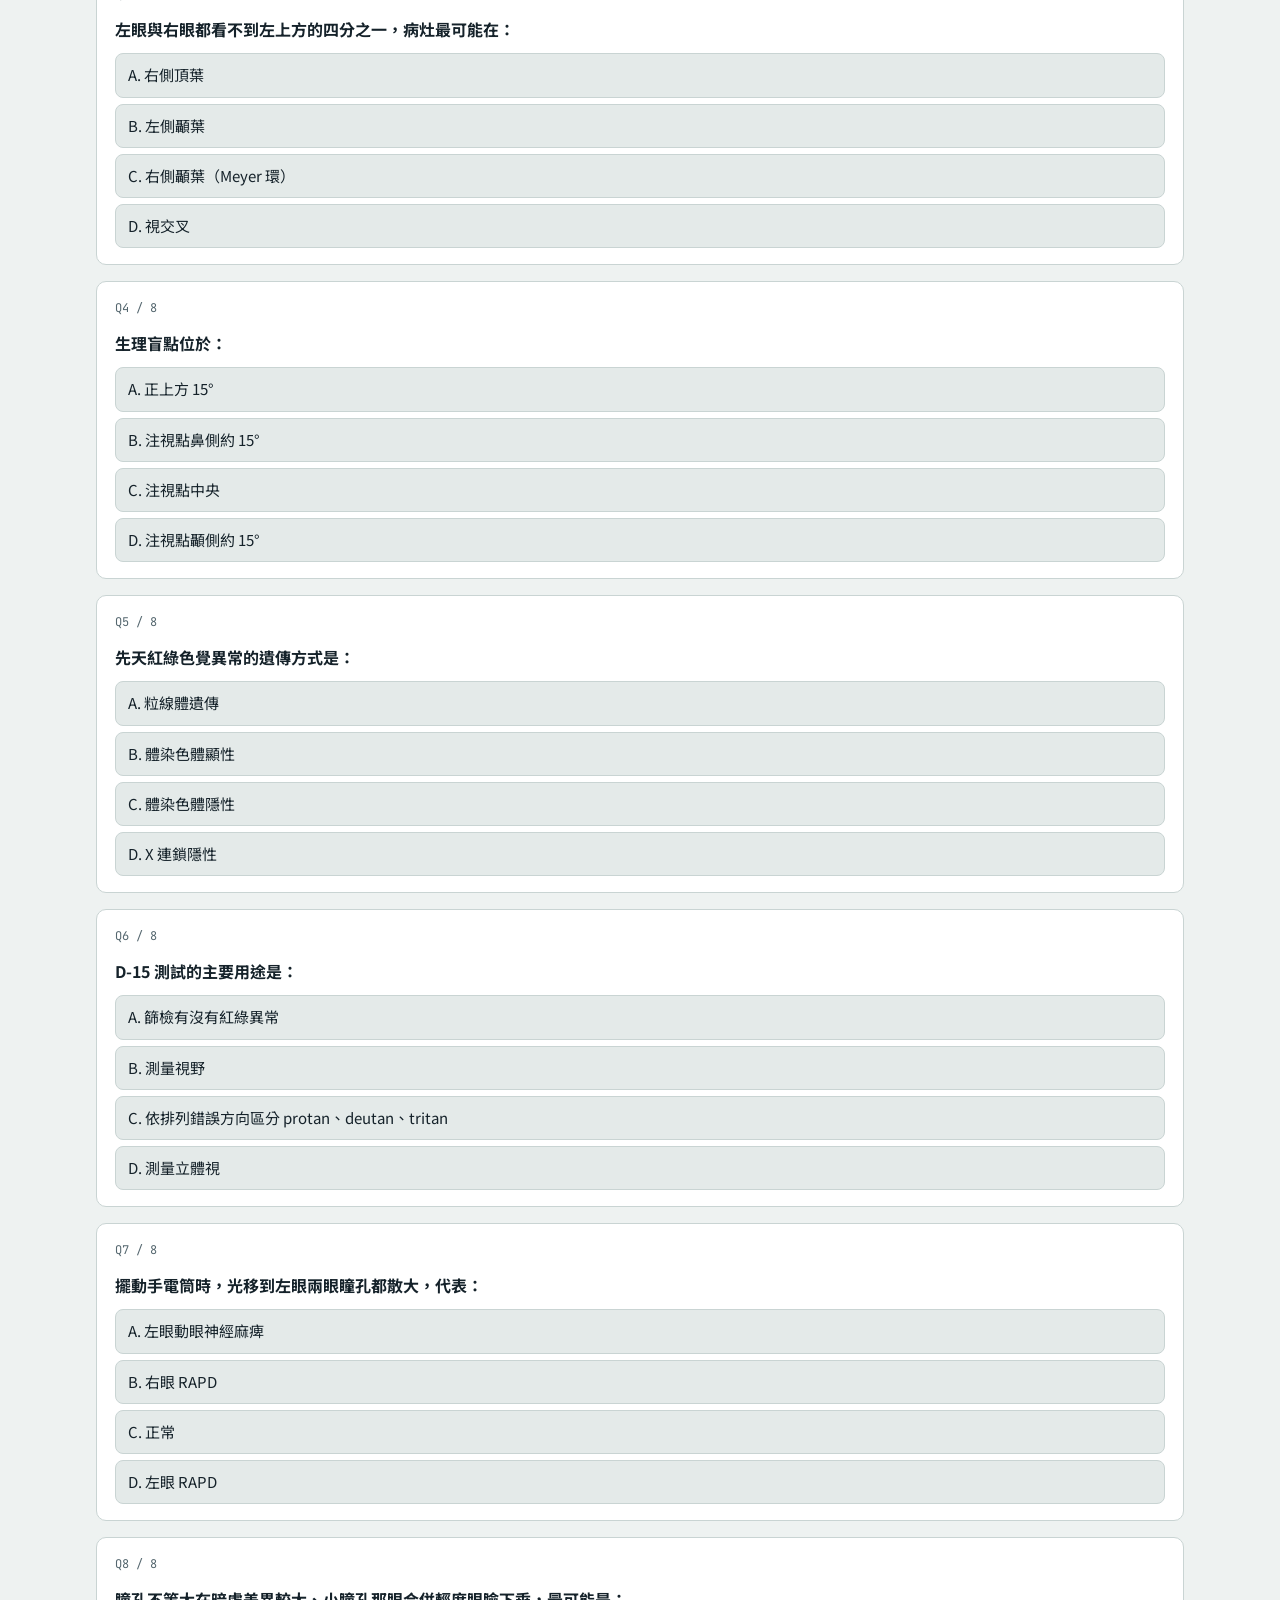
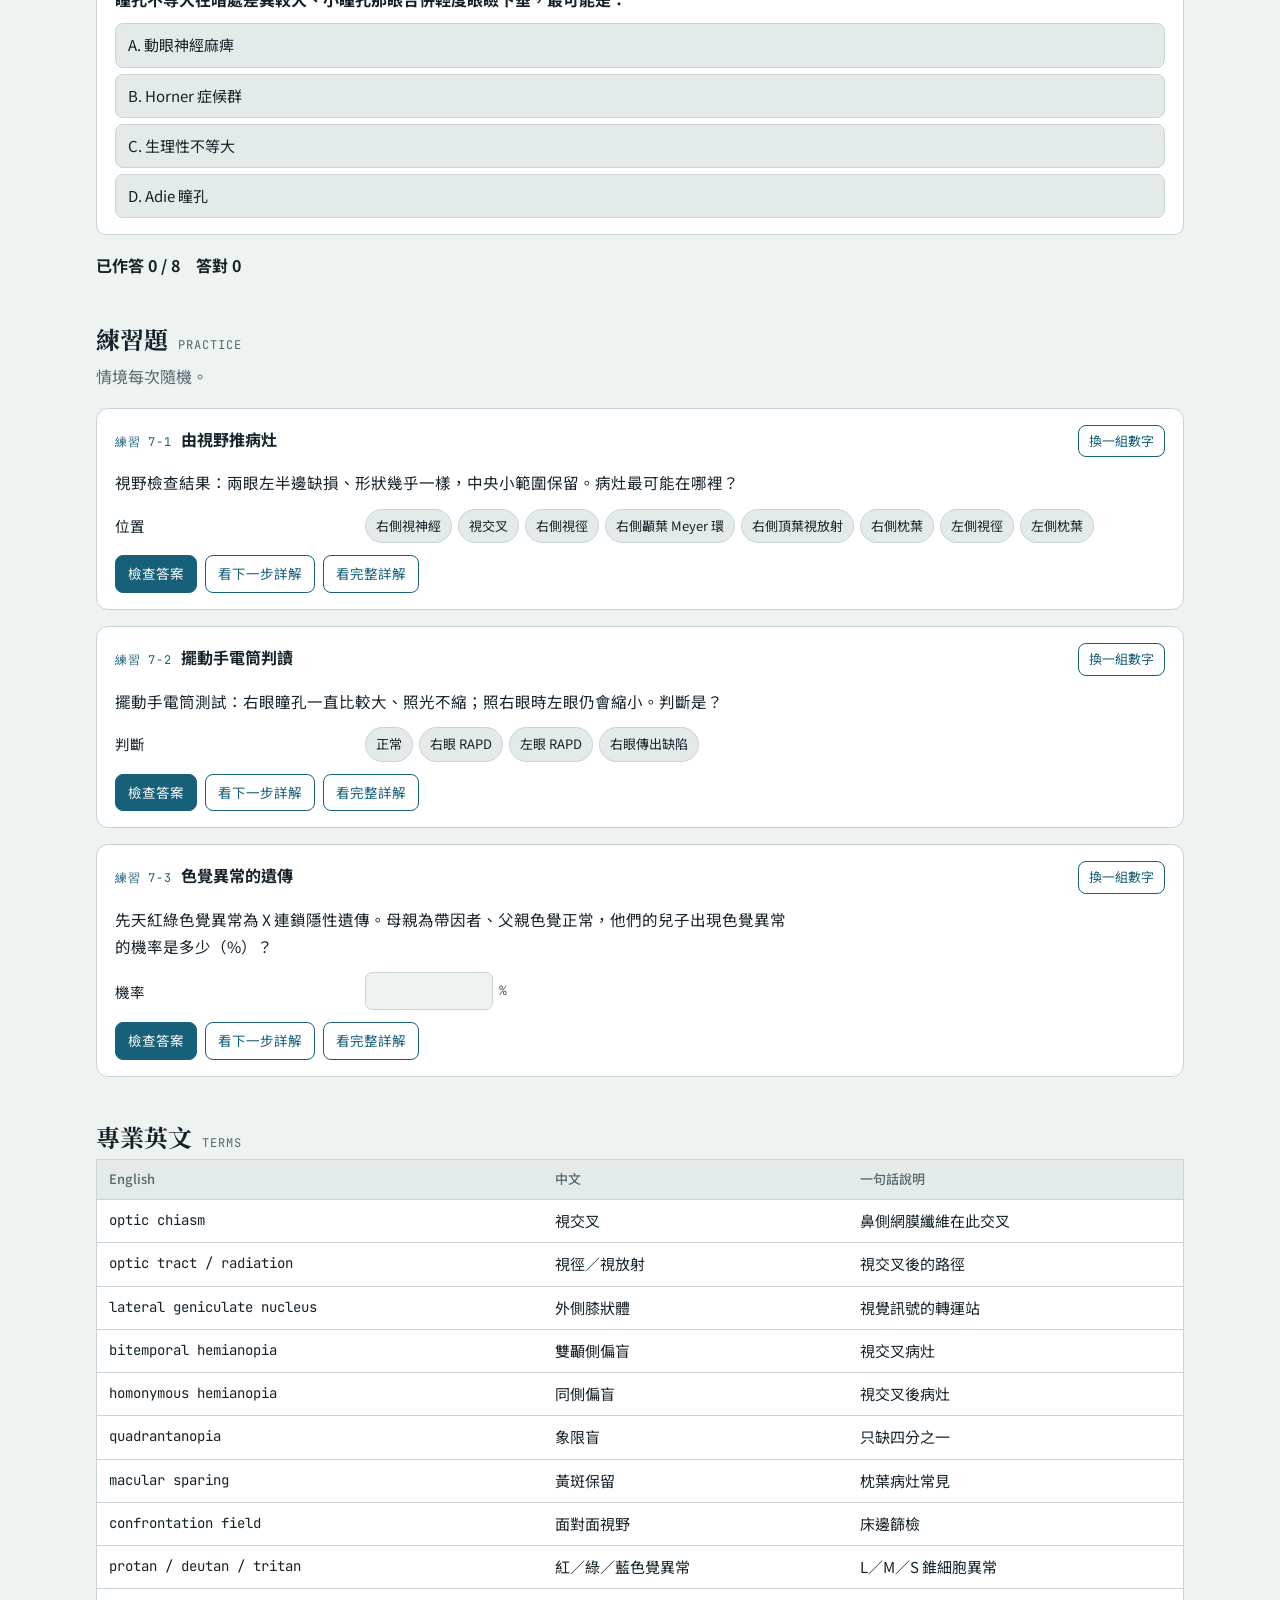
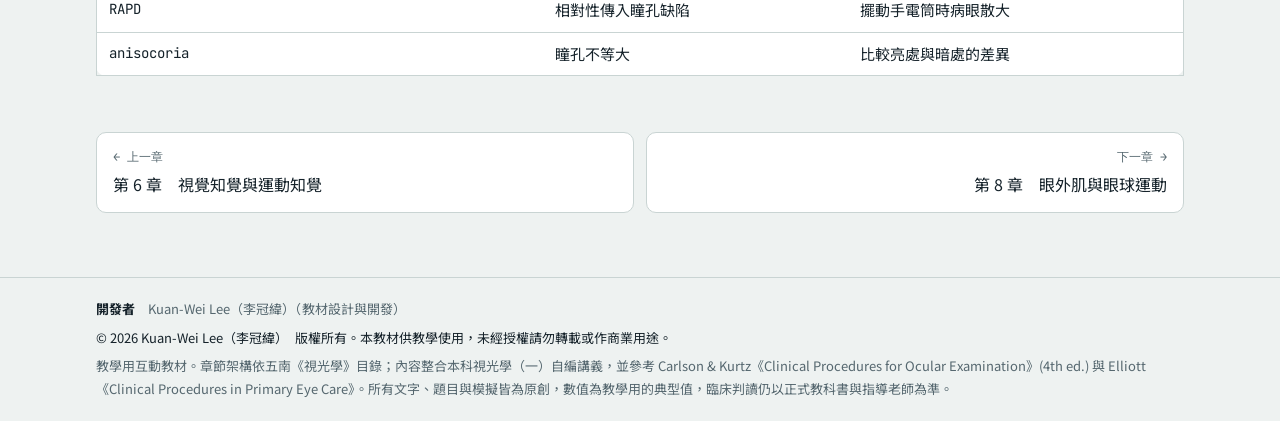
<file: ch07.html>
<!doctype html>
<html lang="zh-Hant">
<head>
<meta charset="utf-8">
<meta name="viewport" content="width=device-width, initial-scale=1, viewport-fit=cover">
<script src="assets/analytics.js"></script>
<title>第 7 章 神經視覺｜視光學臨床實驗台</title>
<link rel="preconnect" href="https://fonts.googleapis.com">
<link rel="stylesheet" href="https://fonts.googleapis.com/css2?family=JetBrains+Mono:wght@400;500&family=Noto+Sans+TC:wght@400;500;700&family=Noto+Serif+TC:wght@600;700&display=swap">
<link rel="stylesheet" href="assets/style.css">
</head>
<body data-chapter="ch07">
<header id="topbar"></header>
<main class="wrap">
  <div class="chapter-head">
    <div class="eyebrow">Chapter 07</div>
    <h1>神經視覺</h1>
    <div class="en">Neuro-Optometry</div>
    <p class="lede">視覺訊號從網膜出發，經視神經、視交叉、視徑、外側膝狀體、視放射，最後到枕葉皮質。路徑上哪裡受損，視野就缺哪一塊，所以<b>視野的形狀可以反推病灶的位置</b>。色覺與瞳孔檢查則是另外兩扇觀察神經功能的窗。驗光人員的任務是發現異常並及時轉介。</p>
  </div>

  <section class="block">
    <h2>教科書對照 <span class="tag">SYLLABUS MAP</span></h2>
    <div id="secmap"></div>
  </section>

  <section class="block">
    <h2>學習目標 <span class="tag">GOALS</span></h2>
    <ul class="goals">
      <li>畫出視覺路徑，說明哪些纖維在視交叉交叉，並由視野缺損推定病灶位置。</li>
      <li>認識面對面視野、Amsler 方格與自動視野計，說出正常視野範圍與盲點位置。</li>
      <li>區分先天與後天色覺異常，認識 Ishihara、D-15 等色覺檢查與遺傳規則。</li>
      <li>說明瞳孔光反射路徑，操作擺動手電筒測試判讀 RAPD，並辨認需要轉介的瞳孔異常。</li>
    </ul>
  </section>

  <section class="block">
    <h2>核心觀念 <span class="tag">KEY IDEAS</span></h2>
    <div class="concepts">
      <div class="concept"><span class="newtag s1p">上學期＋補充</span><span class="en-term">Visual pathway</span><h3>視覺路徑</h3><p>網膜 → 視神經 → 視交叉（鼻側網膜纖維交叉）→ 視徑 → 外側膝狀體 → 視放射 → 枕葉。結果是：<b>左側視野全部送到右腦</b>，右側視野送到左腦。</p></div>
      <div class="concept"><span class="newtag">補充</span><span class="en-term">Localization</span><h3>病灶定位三原則</h3><p>視交叉之前：單眼缺損。視交叉：雙顳側偏盲（常見於腦下垂體腫瘤）。視交叉之後：同側偏盲，越往後越對稱（congruous）；枕葉病灶常保留黃斑。</p></div>
      <div class="concept"><span class="newtag">補充</span><span class="en-term">Visual field</span><h3>視野與檢查</h3><p>單眼正常範圍約顳側 90°、鼻側 60°、上方 60°、下方 70°；生理盲點在注視點顳側約 15°。篩檢用面對面視野與 Amsler 方格；定量用自動視野計（如 Humphrey 24-2、30-2）。</p></div>
      <div class="concept"><span class="newtag">補充</span><span class="en-term">Colour vision</span><h3>色彩視覺</h3><p>三種錐細胞分別對長（L）、中（M）、短（S）波長敏感。先天紅綠色覺異常為 X 染色體隱性遺傳，男性約 8%、女性約 0.5%，雙眼對稱且穩定。後天異常多為單眼或不對稱，常伴隨疾病，要轉介。</p></div>
      <div class="concept"><span class="newtag">補充</span><span class="en-term">Colour vision tests</span><h3>色覺檢查</h3><p>Ishihara 用於篩檢紅綠異常；Farnsworth D-15 依排列錯誤的方向區分 protan、deutan、tritan；HRR 可同時篩檢藍黃異常。檢查要在標準照明下、單眼進行，不戴有色鏡片。</p></div>
      <div class="concept"><span class="newtag">補充</span><span class="en-term">Pupillary light reflex</span><h3>瞳孔光反射</h3><p>傳入：視神經 → 中腦 pretectal 核 → 兩側 Edinger-Westphal 核；傳出：動眼神經副交感纖維 → 瞳孔括約肌。所以照一眼，兩眼一起縮（直接與間接反射）。</p></div>
      <div class="concept"><span class="newtag">補充</span><span class="en-term">RAPD</span><h3>相對性傳入瞳孔缺陷</h3><p>擺動手電筒測試：每眼照 2–3 秒，快速換到另一眼。光從好眼移到病眼時，兩眼瞳孔反而<b>散大</b>，就是病眼的 RAPD，提示視神經或大範圍網膜病變。單純白內障或屈光不正不會造成 RAPD。</p></div>
      <div class="concept"><span class="newtag">補充</span><span class="en-term">Anisocoria</span><h3>瞳孔不等大</h3><p>暗處差異較大：小的那眼異常（如 Horner 症候群，合併眼瞼下垂）。亮處差異較大：大的那眼異常（如動眼神經麻痺、Adie 瞳孔）。新發生的瞳孔散大合併眼瞼下垂、複視，需緊急轉介。</p></div>
    </div>
  </section>

  <section class="block">
    <h2>互動實驗 <span class="tag">LAB</span></h2>

    <div class="lab">
      <div class="lab-head"><span class="lab-no">LAB 7-1</span><h3>視覺路徑病灶與視野 <span class="newtag">補充</span></h3></div>
      <div class="lab-body">
        <div class="lab-stage"><canvas id="cv-vp" aria-label="視覺路徑與視野"></canvas><span class="hint">由上往下看的腦部示意</span></div>
        <div class="lab-panel">
          <div class="ctrl"><label>病灶位置</label>
            <div class="seg" id="v-site"><button data-v="none" aria-pressed="true">無</button><button data-v="on">視神經</button><button data-v="ch">視交叉</button><button data-v="ot">視徑</button><button data-v="mey">顳葉 Meyer 環</button><button data-v="par">頂葉視放射</button><button data-v="occ">枕葉</button></div></div>
          <div class="ctrl"><label>側別</label>
            <div class="seg" id="v-side"><button data-v="R" aria-pressed="true">右側</button><button data-v="L">左側</button></div></div>
          <div class="readout"><div class="row"><span>視野表現</span><b id="v-name">—</b></div></div>
          <div class="verdict" id="v-v"></div>
        </div>
      </div>
      <div class="observe">
        <div class="predict" data-answer="2">
          <p class="q">右側視徑受損，病人的視野會缺哪裡？</p>
          <div class="opts"><button>右眼全盲</button><button>雙眼顳側</button><button>雙眼的左半邊</button><button>雙眼的右半邊</button></div>
          <p class="why">右腦負責左側視野，所以右側視交叉後的病灶造成左側同側偏盲。</p>
        </div>
        <h4>觀察重點</h4><ul>
          <li>藍色線代表「左側視野」的纖維，全部走到右腦；橘色是右側視野，走到左腦。</li>
          <li>Meyer 環負責上方視野（繞到顳葉），頂葉的視放射負責下方視野。</li>
          <li>枕葉病灶的中央小圈常被保留（黃斑保留），因為黃斑區有雙重血液供應。</li>
        </ul>
      </div>
    </div>

    <div class="lab">
      <div class="lab-head"><span class="lab-no">LAB 7-2</span><h3>擺動手電筒測試 <span class="newtag">補充</span></h3></div>
      <div class="lab-body">
        <div class="lab-stage"><canvas id="cv-sf" aria-label="擺動手電筒測試"></canvas><span class="hint" id="s-hint">暗室中，病人注視遠方</span></div>
        <div class="lab-panel">
          <div class="ctrl"><label>模式</label>
            <div class="seg" id="s-mode"><button data-v="free" aria-pressed="true">選病人狀況</button><button data-v="quiz">猜猜看</button></div></div>
          <div class="ctrl" id="s-free"><label>病人狀況</label>
            <div class="seg" id="s-cond"><button data-v="n" aria-pressed="true">正常</button><button data-v="rR">右眼 RAPD</button><button data-v="rL">左眼 RAPD</button><button data-v="cR">右眼動眼神經麻痺</button></div></div>
          <div class="row-btns">
            <button class="btn ghost" type="button" data-lt="R">照右眼</button>
            <button class="btn ghost" type="button" data-lt="L">照左眼</button>
            <button class="btn ghost" type="button" data-lt="">關燈</button>
            <button class="btn" type="button" id="s-swing">自動擺動</button>
          </div>
          <div id="s-quiz" hidden>
            <div class="ctrl"><label for="s-ans">你的判斷</label>
              <select id="s-ans" class="select"><option value="">請選擇</option><option value="n">正常</option><option value="rR">右眼 RAPD</option><option value="rL">左眼 RAPD</option><option value="cR">右眼動眼神經麻痺</option></select></div>
            <div class="row-btns"><button class="btn" id="s-chk" type="button">核對</button><button class="btn ghost" id="s-new" type="button">換一位</button></div>
          </div>
          <div class="readout">
            <div class="row"><span>右眼瞳孔</span><b id="s-pR">—</b></div>
            <div class="row"><span>左眼瞳孔</span><b id="s-pL">—</b></div>
          </div>
          <div class="verdict" id="s-v"></div>
        </div>
      </div>
      <div class="observe">
        <div class="predict" data-answer="1">
          <p class="q">右眼視神經炎。光從左眼移到右眼的瞬間，右眼瞳孔會？</p>
          <div class="opts"><button>縮得更小</button><button>散大</button><button>不變</button><button>只有左眼散大</button></div>
          <p class="why">右眼傳入訊號較弱，光移到右眼時大腦收到的總光量下降，兩眼瞳孔一起散大，這就是右眼 RAPD。</p>
        </div>
        <h4>觀察重點</h4><ul>
          <li>看的是「光剛移到那眼的瞬間」瞳孔是縮還是放。正常人兩邊都是先縮。</li>
          <li>照好眼時兩眼都縮小，照病眼時兩眼都放大：傳入缺陷不會造成瞳孔不等大。</li>
          <li>動眼神經麻痺是傳出缺陷：患眼瞳孔一直大、對光不反應，但照患眼時好眼仍會縮（間接反射正常）。</li>
        </ul>
      </div>
    </div>
  </section>

  <section class="block">
    <h2>常見迷思 <span class="tag">MISCONCEPTIONS</span></h2>
    <div class="myths">
      <details class="myth"><summary>RAPD 的病眼瞳孔比較大。</summary><div class="fix">傳入缺陷時兩眼瞳孔在一般照明下等大，只有在擺動手電筒時才看得出來。</div></details>
      <details class="myth"><summary>濃厚白內障會造成 RAPD。</summary><div class="fix">白內障會散射光但總光量仍進入眼內，通常不會造成 RAPD；若有，要懷疑合併視神經或網膜病變。</div></details>
      <details class="myth"><summary>色盲就是看不到顏色。</summary><div class="fix">大多數是異常三色視（色弱），只是某些顏色容易混淆，真正全色盲極少見。</div></details>
      <details class="myth"><summary>視野缺損病人自己一定會發現。</summary><div class="fix">慢性或單眼的周邊缺損常被另一眼補償，病人往往沒有察覺，所以要主動篩檢。</div></details>
    </div>
  </section>

  <section class="block">
    <h2>紀錄範例 <span class="tag">RECORD</span></h2>
    <div class="rec">Pupils: PERRL, (−) RAPD
Pupils: OD 4 mm / OS 4 mm, (+) RAPD OD 2+ → 轉介眼科（疑似 OD 視神經病變）
CF (confrontation): OD full / OS full
CF: OU 左上象限缺損（疑似右側顳葉病灶）→ 立即轉介
Amsler: OD 中央 2° 視物變形 → 轉介黃斑部檢查
CV (Ishihara 38 plates): OU 8/21 錯誤 → 紅綠色覺異常，D-15 為 deutan</div>
  </section>

  <section class="block">
    <h2>公式補充 <span class="tag">OPTIONAL</span></h2>
    <details class="formula"><summary>展開看規則（選讀）</summary><div>
      <p>X 連鎖隱性遺傳：<span class="eq">母帶因 × 父正常 → 兒子 50% 色覺異常、女兒 50% 帶因</span></p>
      <p>　　　　　　　　<span class="eq">母正常 × 父異常 → 兒子全部正常、女兒全部帶因</span></p>
      <p>瞳孔不等大：<span class="eq">暗處差異大 → 小瞳孔異常；亮處差異大 → 大瞳孔異常</span></p>
    </div></details>
  </section>

  <section class="block">
    <h2>觀念檢核 <span class="tag">CHECK</span></h2>
    <div id="quiz"></div>
  </section>

  <section class="block">
    <h2>練習題 <span class="tag">PRACTICE</span></h2>
    <p class="sub">情境每次隨機。</p>
    <div id="practice"></div>
  </section>

  <section class="block">
    <h2>專業英文 <span class="tag">TERMS</span></h2>
    <div class="terms-wrap"><table class="terms">
      <tr><th>English</th><th>中文</th><th>一句話說明</th></tr>
      <tr><td>optic chiasm</td><td>視交叉</td><td>鼻側網膜纖維在此交叉</td></tr>
      <tr><td>optic tract / radiation</td><td>視徑／視放射</td><td>視交叉後的路徑</td></tr>
      <tr><td>lateral geniculate nucleus</td><td>外側膝狀體</td><td>視覺訊號的轉運站</td></tr>
      <tr><td>bitemporal hemianopia</td><td>雙顳側偏盲</td><td>視交叉病灶</td></tr>
      <tr><td>homonymous hemianopia</td><td>同側偏盲</td><td>視交叉後病灶</td></tr>
      <tr><td>quadrantanopia</td><td>象限盲</td><td>只缺四分之一</td></tr>
      <tr><td>macular sparing</td><td>黃斑保留</td><td>枕葉病灶常見</td></tr>
      <tr><td>confrontation field</td><td>面對面視野</td><td>床邊篩檢</td></tr>
      <tr><td>protan / deutan / tritan</td><td>紅／綠／藍色覺異常</td><td>L／M／S 錐細胞異常</td></tr>
      <tr><td>RAPD</td><td>相對性傳入瞳孔缺陷</td><td>擺動手電筒時病眼散大</td></tr>
      <tr><td>anisocoria</td><td>瞳孔不等大</td><td>比較亮處與暗處的差異</td></tr>
    </table></div>
  </section>

  <nav id="pager"></nav>
</main>
<footer id="footer"></footer>
<script src="assets/config.js"></script>
<script src="assets/core.js"></script>
<script src="assets/practice.js"></script>
<script src="assets/problems/ch07.js"></script>
<script>document.addEventListener("DOMContentLoaded", () => { OBPractice.mount("practice", "ch07"); OL.sectionMap("secmap", "ch07"); });</script>
<script src="assets/binoc.js"></script>
<script>
(function () {
  const { Stage, seg, quiz } = OL;
  const { drawEyes } = OLBino;

  /* ---------- LAB 7-1 視覺路徑 ---------- */
  const site = seg("v-site", () => vp.render()), side = seg("v-side", () => vp.render());
  // 視野缺損：每眼 { 象限：UL/UR/LL/LR（以病人看出去的左右） }，all＝全盲，spare＝黃斑保留
  function defect() {
    const S = side.value, near = S === "R" ? "L" : "R"; // 對側視野
    const both = (q) => ({ OD: q, OS: q });
    switch (site.value) {
      case "on": return { name: `${S === "R" ? "右" : "左"}眼全盲`, f: S === "R" ? { OD: ["all"], OS: [] } : { OD: [], OS: ["all"] }, note: "視交叉之前的病灶只影響同一眼。" };
      case "ch": return { name: "雙顳側偏盲", f: { OD: ["UR", "LR"], OS: ["UL", "LL"] }, note: "交叉的是鼻側網膜纖維，負責顳側視野。常見原因是腦下垂體腫瘤，可能先從上方開始缺。" };
      case "ot": return { name: `${near === "L" ? "左" : "右"}側同側偏盲（較不對稱）`, f: both(["U" + near, "L" + near]), note: "視交叉後的病灶造成對側的同側偏盲。" };
      case "mey": return { name: `${near === "L" ? "左" : "右"}上象限同側盲`, f: both(["U" + near]), note: "Meyer 環繞經顳葉，承載下方網膜纖維，也就是上方視野，俗稱 pie in the sky。" };
      case "par": return { name: `${near === "L" ? "左" : "右"}下象限同側盲`, f: both(["L" + near]), note: "頂葉的視放射承載上方網膜纖維，對應下方視野。" };
      case "occ": return { name: `${near === "L" ? "左" : "右"}側同側偏盲，黃斑保留`, f: both(["U" + near, "L" + near]), spare: true, note: "枕葉病灶兩眼缺損最對稱，中央常被保留。" };
      default: return { name: "正常", f: { OD: [], OS: [] }, note: "正常視野。生理盲點在注視點顳側約 15 度。" };
    }
  }
  const BLUE = "#3a7bd5", ORG = "#e07b2a";
  const vp = new Stage("cv-vp", { xmin: -42, xmax: 42, ymin: -32, ymax: 30, aspect: 0.68, minH: 300, maxH: 500, equal: true, draw: (s, c) => {
    const D = defect(), ctx = s.ctx, ox = -20; // 路徑圖中心
    const P = (x, y) => [ox + x, y];
    const eL = P(-9, 22), eR = P(9, 22), ch = P(0, 10), lgnL = P(-8, -1), lgnR = P(8, -1), ocL = P(-5, -26), ocR = P(5, -26);
    const lesion = site.value, S = side.value;
    // 眼睛
    [[eL, "左眼"], [eR, "右眼"]].forEach(([e, t]) => { ctx.save(); ctx.beginPath(); ctx.arc(s.X(e[0]), s.Y(e[1]), s.sx * 4, 0, Math.PI * 2); ctx.fillStyle = c.surface; ctx.fill(); ctx.strokeStyle = c.ink; ctx.lineWidth = 1.2; ctx.stroke(); ctx.restore(); s.text(t, e[0], e[1] + 6, { size: 11, color: c.muted }); });
    // 纖維：藍＝左側視野（右眼顳側網膜＋左眼鼻側網膜）→ 右腦
    const path = (pts, col, off) => s.poly(pts.map(([x, y]) => [x + off, y]), { color: col, w: 2.4 });
    // 右眼：顳側網膜（外側）→ 同側；鼻側網膜（內側）→ 交叉
    path([[eR[0] + 1.5, eR[1] - 3.6], [ch[0] + 1.6, ch[1]], [lgnR[0] + 0.6, lgnR[1]]], BLUE, 0);
    path([[eR[0] - 1.5, eR[1] - 3.6], [ch[0] - 0.4, ch[1]], [lgnL[0] - 0.6, lgnL[1]]], ORG, 0);
    path([[eL[0] - 1.5, eL[1] - 3.6], [ch[0] - 1.6, ch[1]], [lgnL[0] - 0.6, lgnL[1]]], ORG, 0.2);
    path([[eL[0] + 1.5, eL[1] - 3.6], [ch[0] + 0.4, ch[1]], [lgnR[0] + 0.6, lgnR[1]]], BLUE, 0.2);
    // 視放射：上方纖維（頂葉）直接往後；下方纖維（Meyer 環）繞顳葉
    [[lgnR, ocR, 1, BLUE], [lgnL, ocL, -1, ORG]].forEach(([a, b, sg, col]) => {
      s.poly([a, [a[0] + sg * 3, a[1] - 8], [b[0] + sg * 1.5, b[1] + 6], b], { color: col, w: 2, alpha: 0.85 });
      const pts = []; for (let t = 0; t <= 1.0001; t += 0.05) { const x = a[0] + sg * (10 * Math.sin(t * Math.PI) * 0.9 + (b[0] - a[0]) * sg * t), y = a[1] - t * (a[1] - b[1]); pts.push([x, y]); }
      s.poly(pts, { color: col, w: 2, dash: [5, 3], alpha: 0.85 });
    });
    s.text("視交叉", ch[0] + 5, ch[1], { size: 10, color: c.muted, align: "left" });
    s.text("外側膝狀體", lgnR[0] + 2, lgnR[1] + 1.5, { size: 10, color: c.muted, align: "left" });
    s.text("Meyer 環（虛線）", lgnR[0] + 10.5, lgnR[1] - 9, { size: 10, color: c.muted, align: "left" });
    s.text("枕葉", ocR[0] + 3, ocR[1], { size: 10, color: c.muted, align: "left" });
    // 病灶標記
    const sg = S === "R" ? 1 : -1;
    const LOC = { on: [sg * 7.5, 15], ch: [0, 10], ot: [sg * 5, 4], mey: [sg * 15.5, -11], par: [sg * 8.5, -12], occ: [sg * 5, -24] };
    if (LOC[lesion]) { const [x, y] = LOC[lesion]; ctx.save(); ctx.strokeStyle = c.bad; ctx.lineWidth = 3; const X = s.X(ox + x), Y = s.Y(y), r = 7; ctx.beginPath(); ctx.moveTo(X - r, Y - r); ctx.lineTo(X + r, Y + r); ctx.moveTo(X + r, Y - r); ctx.lineTo(X - r, Y + r); ctx.stroke(); ctx.restore(); }
    // 視野圖
    const field = (cx, cy, list, lab) => {
      const R = 9;
      ctx.save(); ctx.beginPath(); ctx.arc(s.X(cx), s.Y(cy), s.sx * R, 0, Math.PI * 2); ctx.fillStyle = c.surface; ctx.fill(); ctx.clip();
      ctx.fillStyle = "#2a2a2a";
      const quad = (q) => { const x0 = q[1] === "L" ? cx - R : cx, y0 = q[0] === "U" ? cy + R : cy; ctx.fillRect(s.X(x0), s.Y(y0), s.sx * R, s.sx * R); };
      if (list.includes("all")) ctx.fillRect(s.X(cx - R), s.Y(cy + R), s.sx * 2 * R, s.sx * 2 * R); else list.forEach(quad);
      if (D.spare && list.length) { ctx.beginPath(); ctx.arc(s.X(cx), s.Y(cy), s.sx * 1.6, 0, Math.PI * 2); ctx.fillStyle = c.surface; ctx.fill(); }
      ctx.restore();
      ctx.save(); ctx.beginPath(); ctx.arc(s.X(cx), s.Y(cy), s.sx * R, 0, Math.PI * 2); ctx.strokeStyle = c.ink; ctx.lineWidth = 1.2; ctx.stroke(); ctx.restore();
      s.line(cx - R, cy, cx + R, cy, { color: c.grid, w: 1 }); s.line(cx, cy - R, cx, cy + R, { color: c.grid, w: 1 });
      // 生理盲點（顳側 15°）
      const temporal = lab === "OD" ? 1 : -1; ctx.save(); ctx.beginPath(); ctx.ellipse(s.X(cx + temporal * 2.4), s.Y(cy - 0.3), s.sx * 0.55, s.sx * 0.75, 0, 0, Math.PI * 2); ctx.fillStyle = "#2a2a2a"; ctx.fill(); ctx.restore();
      s.text(lab === "OD" ? "右眼 OD" : "左眼 OS", cx, cy - R - 2.2, { size: 11, weight: 700 });
    };
    s.text("視野（病人看出去的方向）", 21, 26, { size: 11, color: c.muted });
    field(10, 12, D.f.OS, "OS"); field(31, 12, D.f.OD, "OD");
    s.text("左", -0.2, 12, { size: 10, color: c.muted }); s.text("右", 41.6, 12, { size: 10, color: c.muted });
    s.text("藍線：左側視野 → 右腦", 21, -5, { size: 11, weight: 700, color: BLUE }); s.text("橘線：右側視野 → 左腦", 21, -8.5, { size: 11, weight: 700, color: ORG });
    document.getElementById("v-name").textContent = D.name;
    document.getElementById("v-v").innerHTML = (site.value === "none" ? "" : '<span class="pill bad">需轉介</span> ') + D.note;
  } });

  /* ---------- LAB 7-2 擺動手電筒 ---------- */
  const NAME = { n: "正常", rR: "右眼 RAPD", rL: "左眼 RAPD", cR: "右眼動眼神經麻痺" };
  let light = null, swinging = false, swT = null, pup = { R: 3.2, L: 3.2 }, SQ = null;
  const smode = seg("s-mode", (v) => { document.getElementById("s-free").hidden = v !== "free"; document.getElementById("s-quiz").hidden = v === "free"; if (v === "quiz") newS(); });
  const scond = seg("s-cond", () => {});
  const cond = () => (smode.value === "free" ? scond.value : SQ);
  function newS() { const k = Object.keys(NAME); SQ = k[Math.floor(Math.random() * k.length)]; document.getElementById("s-ans").value = ""; document.getElementById("s-v").textContent = ""; }
  const aff = (e) => { const c = cond(); return (c === "rR" && e === "R") || (c === "rL" && e === "L") ? 0.35 : 1; };
  function goal() {
    const drive = light ? aff(light) : 0, c = cond();
    const base = 3.3 - 1.7 * drive;
    return { R: c === "cR" ? 3.9 : base, L: base };
  }
  document.querySelectorAll("[data-lt]").forEach((b) => b.onclick = () => { stopSwing(); light = b.dataset.lt || null; });
  function stopSwing() { swinging = false; clearInterval(swT); document.getElementById("s-swing").textContent = "自動擺動"; }
  document.getElementById("s-swing").onclick = () => { if (swinging) { stopSwing(); return; } swinging = true; document.getElementById("s-swing").textContent = "停止擺動"; light = "R"; swT = setInterval(() => { light = light === "R" ? "L" : "R"; }, 1800); };
  document.getElementById("s-chk").onclick = () => { const a = document.getElementById("s-ans").value, v = document.getElementById("s-v"); if (!a) { v.textContent = "請先選一個判斷。"; return; } v.innerHTML = a === SQ ? `<span class="pill ok">正確</span> ${NAME[SQ]}` : `<span class="pill bad">再想想</span> 這位病人是${NAME[SQ]}`; };
  document.getElementById("s-new").onclick = () => { newS(); };
  let last = performance.now();
  const sf = new Stage("cv-sf", { xmin: -34, xmax: 34, ymin: -16, ymax: 16, aspect: 0.5, minH: 220, maxH: 360, equal: true, draw: (s, c) => {
    const now = performance.now(), dt = Math.min(0.1, (now - last) / 1000); last = now;
    const g = goal();
    ["R", "L"].forEach((e) => { const tau = g[e] < pup[e] ? 0.25 : 0.7; pup[e] += (g[e] - pup[e]) * Math.min(1, dt / tau); });
    const ctx = s.ctx; ctx.save(); ctx.fillStyle = "rgba(0,0,0,0.25)"; ctx.fillRect(0, 0, s.w, s.h); ctx.restore();
    if (light) { const x = light === "R" ? -16 : 16; ctx.save(); const gr = ctx.createRadialGradient(s.X(x), s.Y(0), 2, s.X(x), s.Y(0), s.sx * 17); gr.addColorStop(0, "rgba(255,240,180,0.9)"); gr.addColorStop(1, "rgba(255,240,180,0)"); ctx.fillStyle = gr; ctx.fillRect(0, 0, s.w, s.h); ctx.restore(); s.text("筆燈照這眼", x, 13.5, { size: 12, weight: 700, color: c.warn }); }
    drawEyes(s, c, { R: { h: 0, v: 0 }, L: { h: 0, v: 0 }, pupil: { R: pup.R, L: pup.L }, reflex: !!light });
    document.getElementById("s-pR").textContent = (pup.R * 2).toFixed(1) + " mm";
    document.getElementById("s-pL").textContent = (pup.L * 2).toFixed(1) + " mm";
  } });
  const vis = (() => { let v = false; new IntersectionObserver((es) => { v = es[0].isIntersecting; }).observe(document.getElementById("cv-sf")); return () => v; })();
  (function loop() { if (vis()) sf.render(); requestAnimationFrame(loop); })();

  quiz("quiz", "ch07", [
    { q: "在視交叉交叉的是哪一部分的纖維？", opts: ["顳側網膜", "鼻側網膜", "全部纖維", "黃斑纖維以外的全部"], a: 1, exp: "鼻側網膜纖維（負責顳側視野）交叉，所以左側視野全部送到右腦。" },
    { q: "雙顳側偏盲最可能的病灶位置是：", opts: ["視神經", "視交叉", "視徑", "枕葉"], a: 1, exp: "視交叉中央受壓，交叉的鼻側網膜纖維受損，常見於腦下垂體腫瘤。" },
    { q: "左眼與右眼都看不到左上方的四分之一，病灶最可能在：", opts: ["右側頂葉", "右側顳葉（Meyer 環）", "左側顳葉", "視交叉"], a: 1, exp: "對側上方象限缺損是 Meyer 環的特徵，病灶在右側顳葉。" },
    { q: "生理盲點位於：", opts: ["注視點鼻側約 15°", "注視點顳側約 15°", "正上方 15°", "注視點中央"], a: 1, exp: "視神經盤在中央凹的鼻側，所以盲點投射在視野的顳側約 15°。" },
    { q: "先天紅綠色覺異常的遺傳方式是：", opts: ["體染色體顯性", "體染色體隱性", "X 連鎖隱性", "粒線體遺傳"], a: 2, exp: "L 與 M 錐細胞的基因在 X 染色體上，所以男性比例遠高於女性。" },
    { q: "D-15 測試的主要用途是：", opts: ["篩檢有沒有紅綠異常", "依排列錯誤方向區分 protan、deutan、tritan", "測量立體視", "測量視野"], a: 1, exp: "Ishihara 適合篩檢，D-15 可以分類並評估嚴重度。" },
    { q: "擺動手電筒時，光移到左眼兩眼瞳孔都散大，代表：", opts: ["右眼 RAPD", "左眼 RAPD", "左眼動眼神經麻痺", "正常"], a: 1, exp: "光移到左眼時總傳入訊號下降，是左眼的相對性傳入瞳孔缺陷。" },
    { q: "瞳孔不等大在暗處差異較大、小瞳孔那眼合併輕度眼瞼下垂，最可能是：", opts: ["Adie 瞳孔", "Horner 症候群", "動眼神經麻痺", "生理性不等大"], a: 1, exp: "暗處差異大表示小的那眼散不開，合併眼瞼下垂是交感神經受損的 Horner 症候群。" },
  ]);
})();
</script>
</body>
</html>
</file>
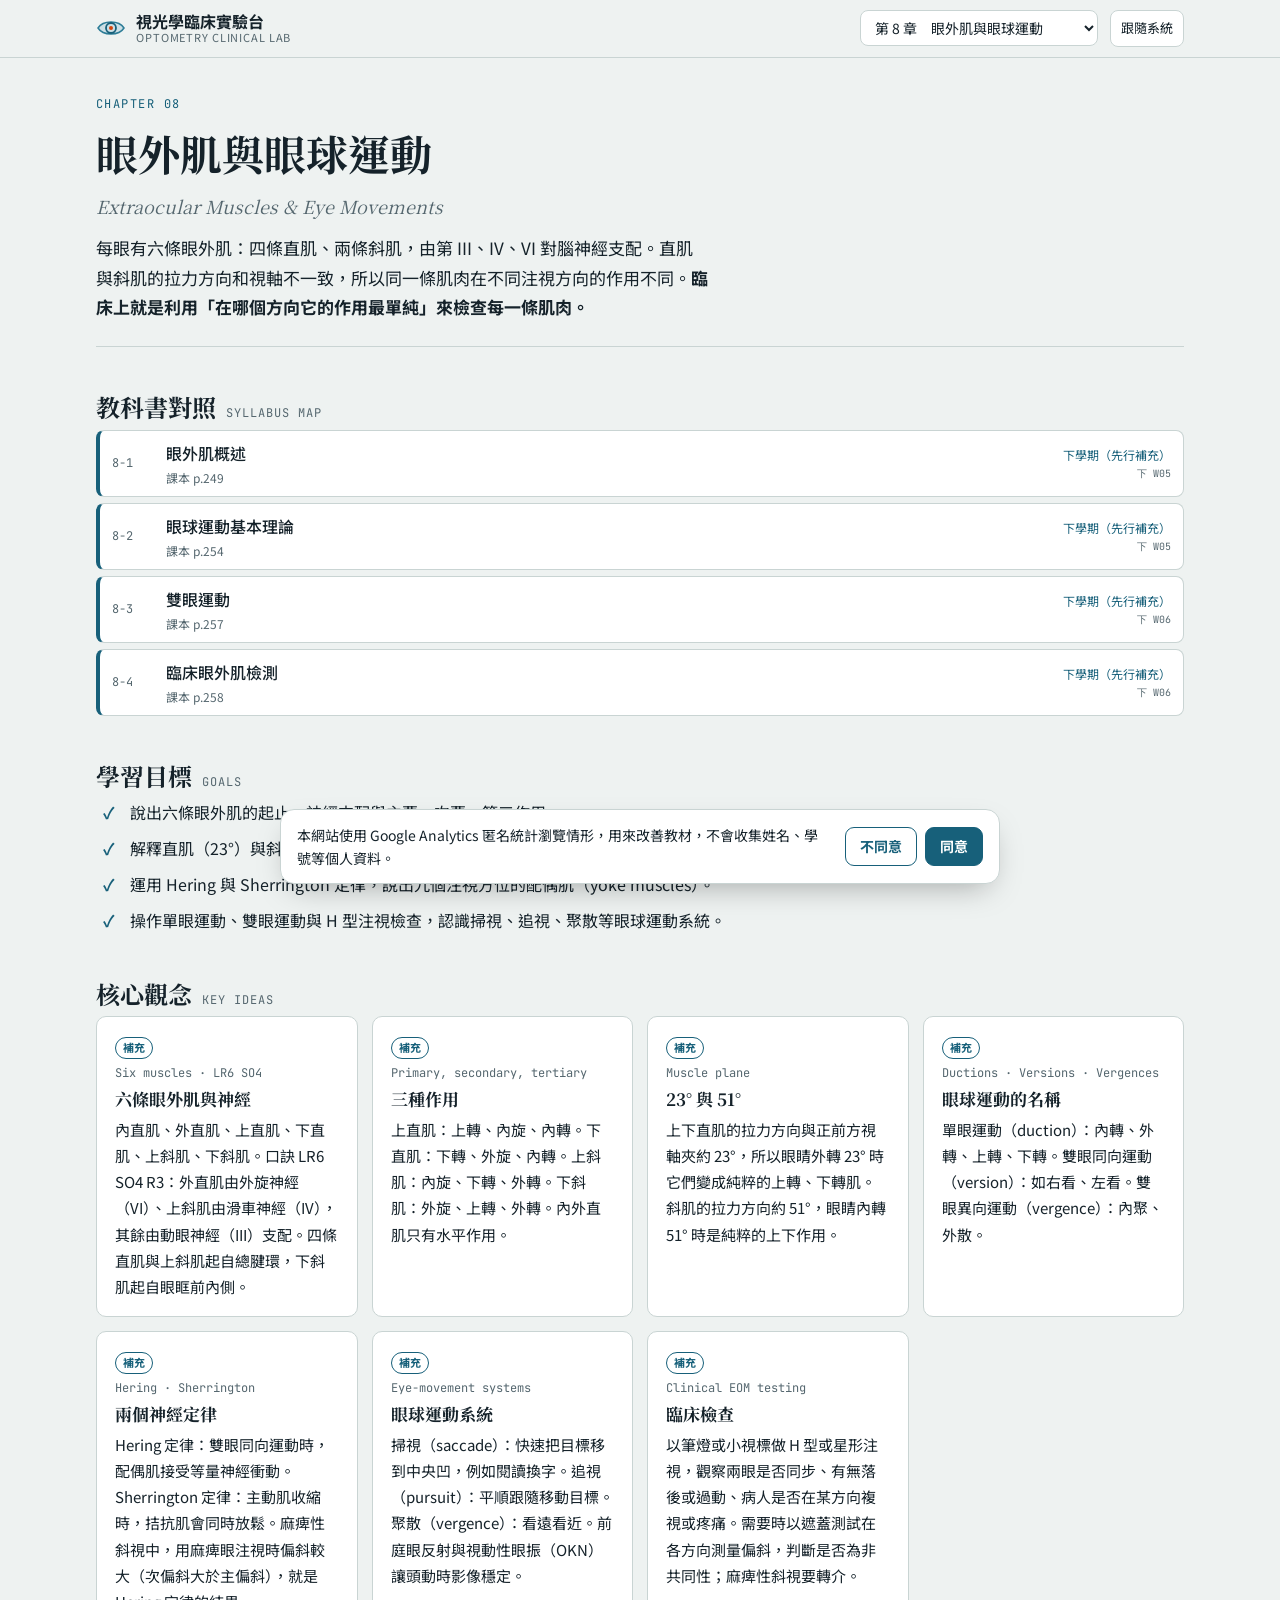
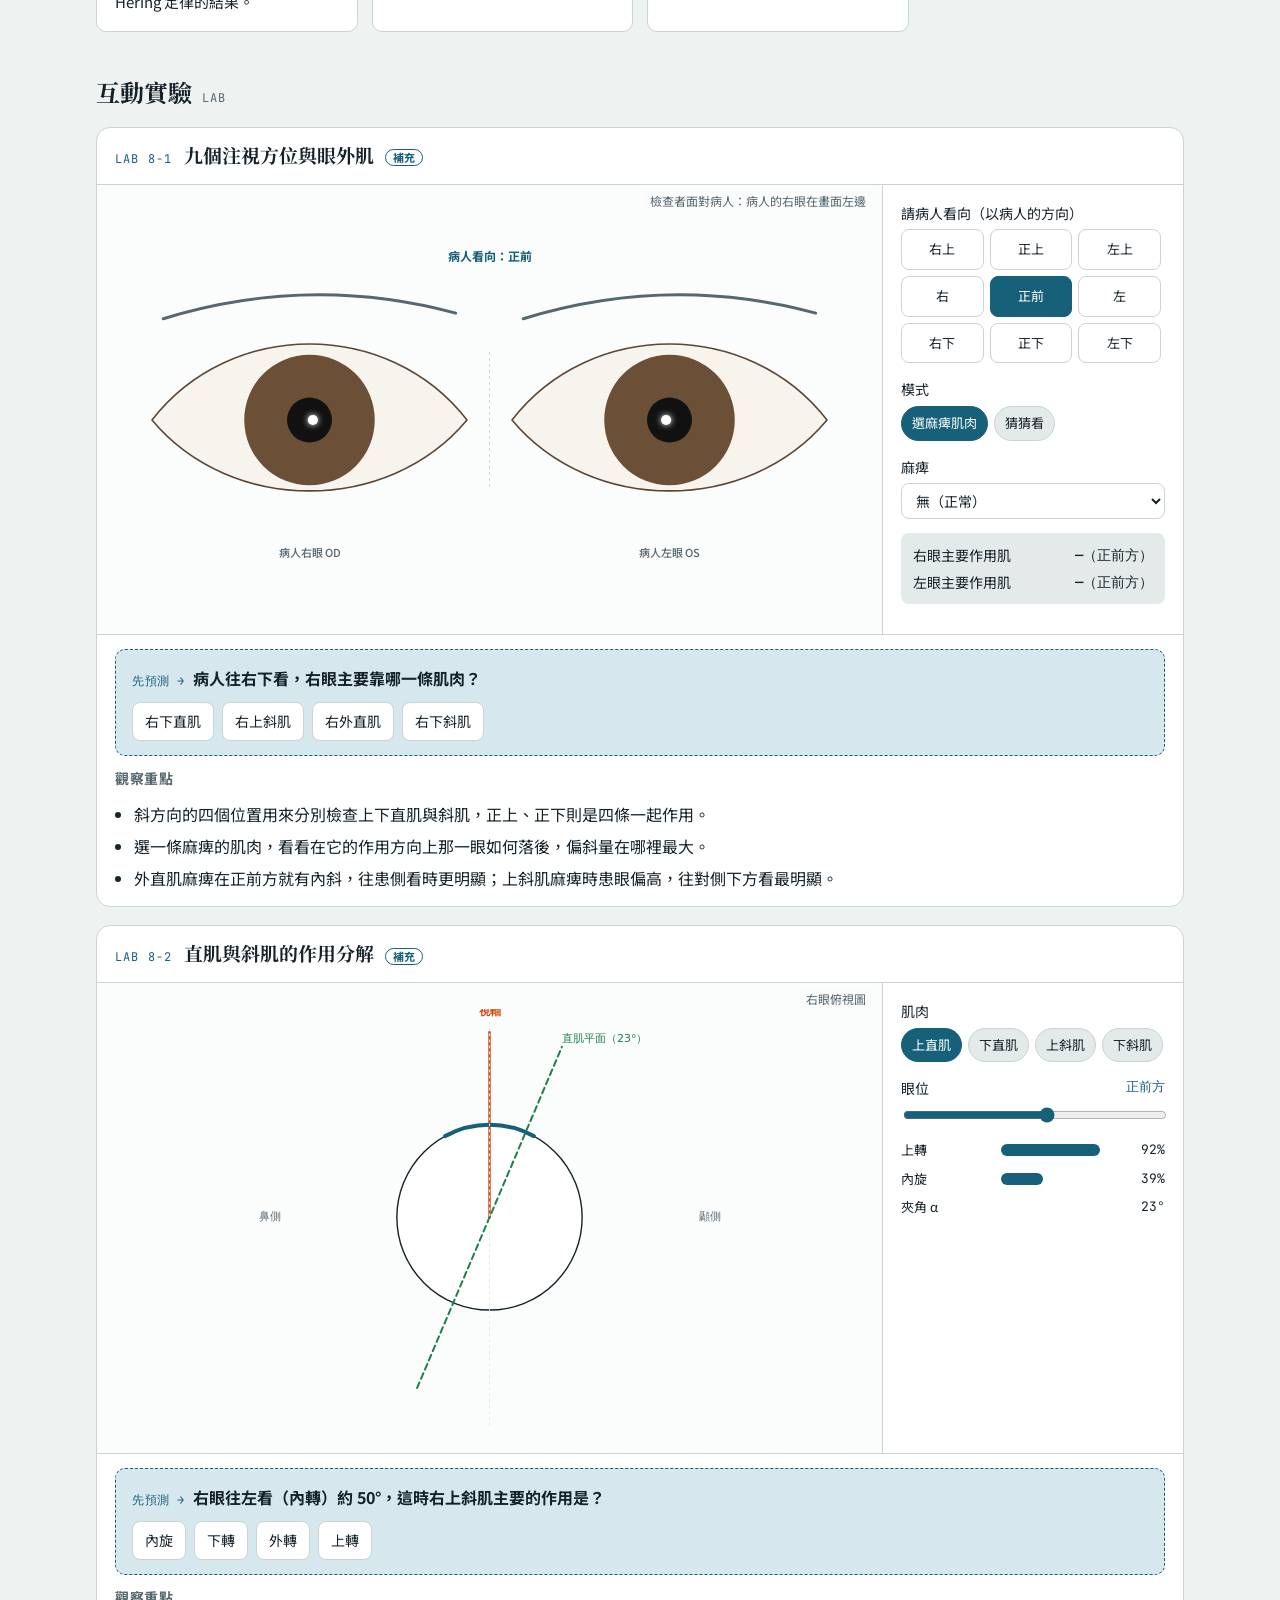
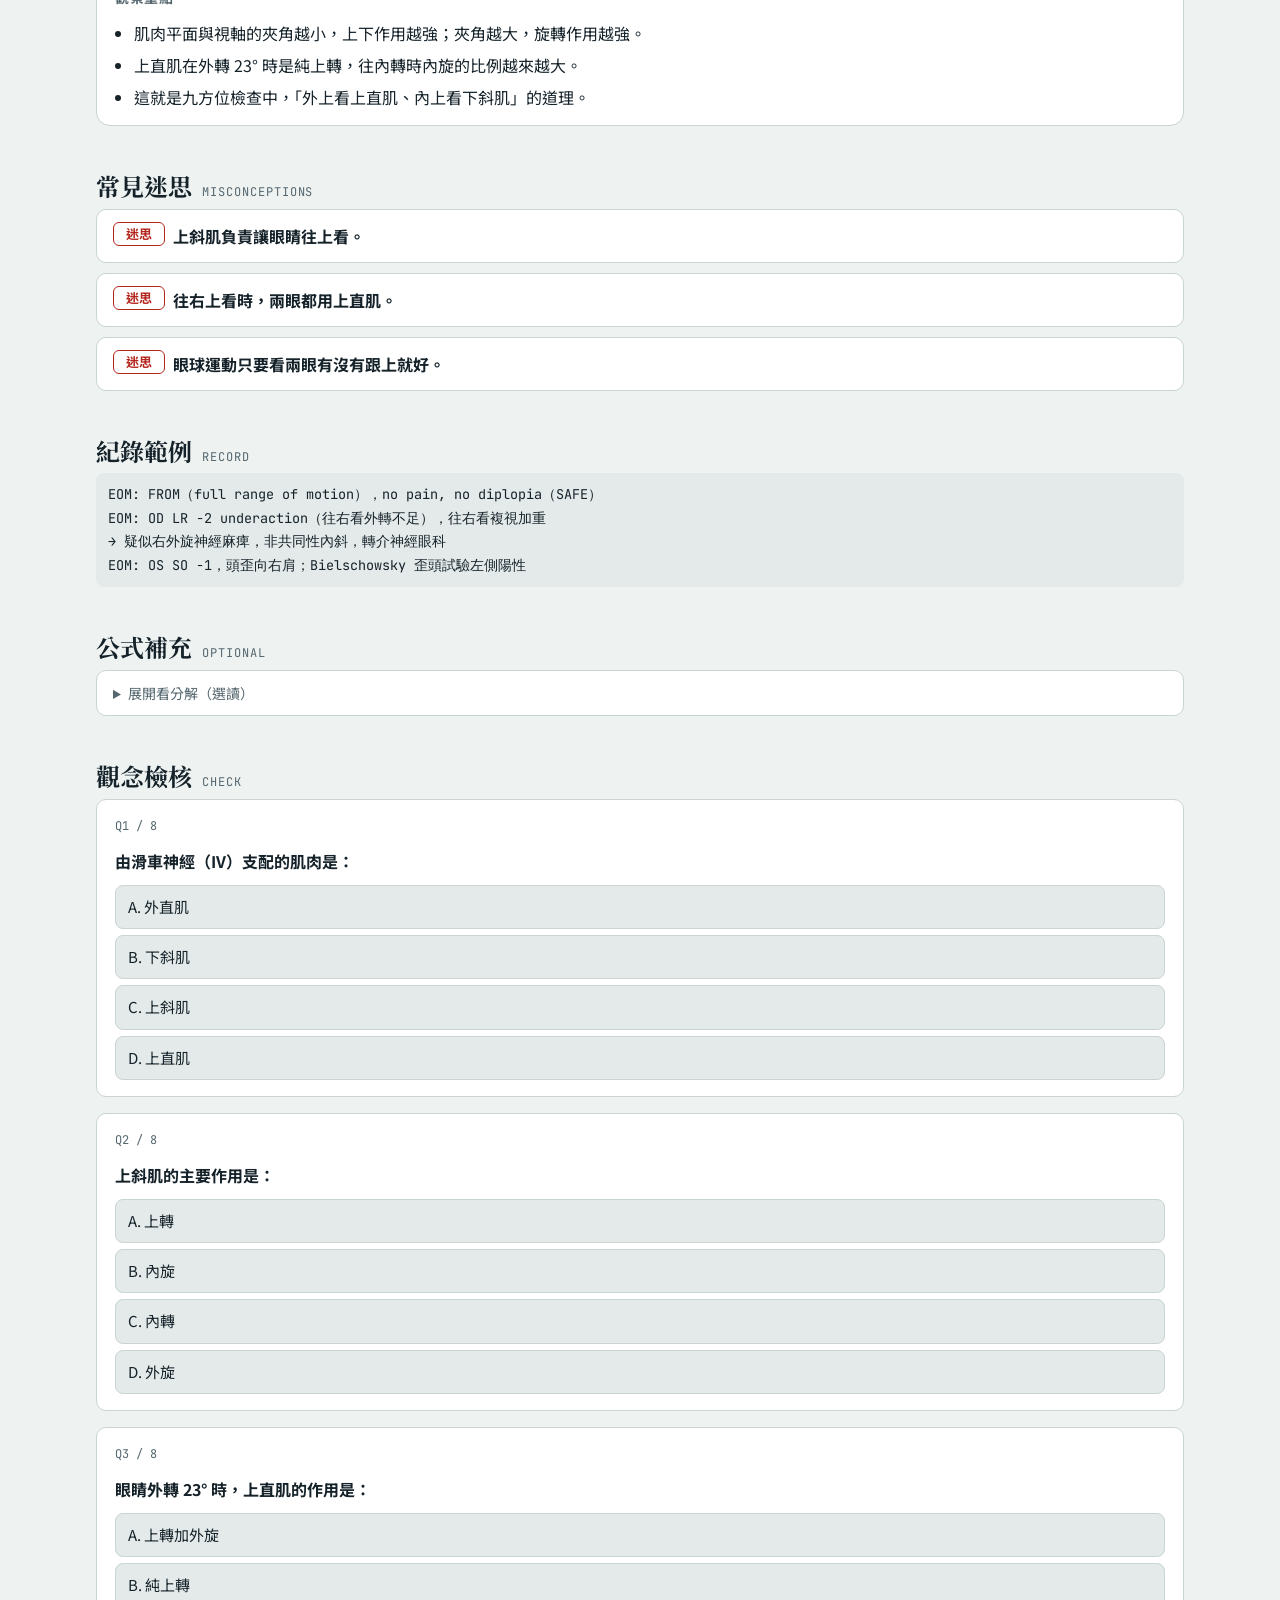
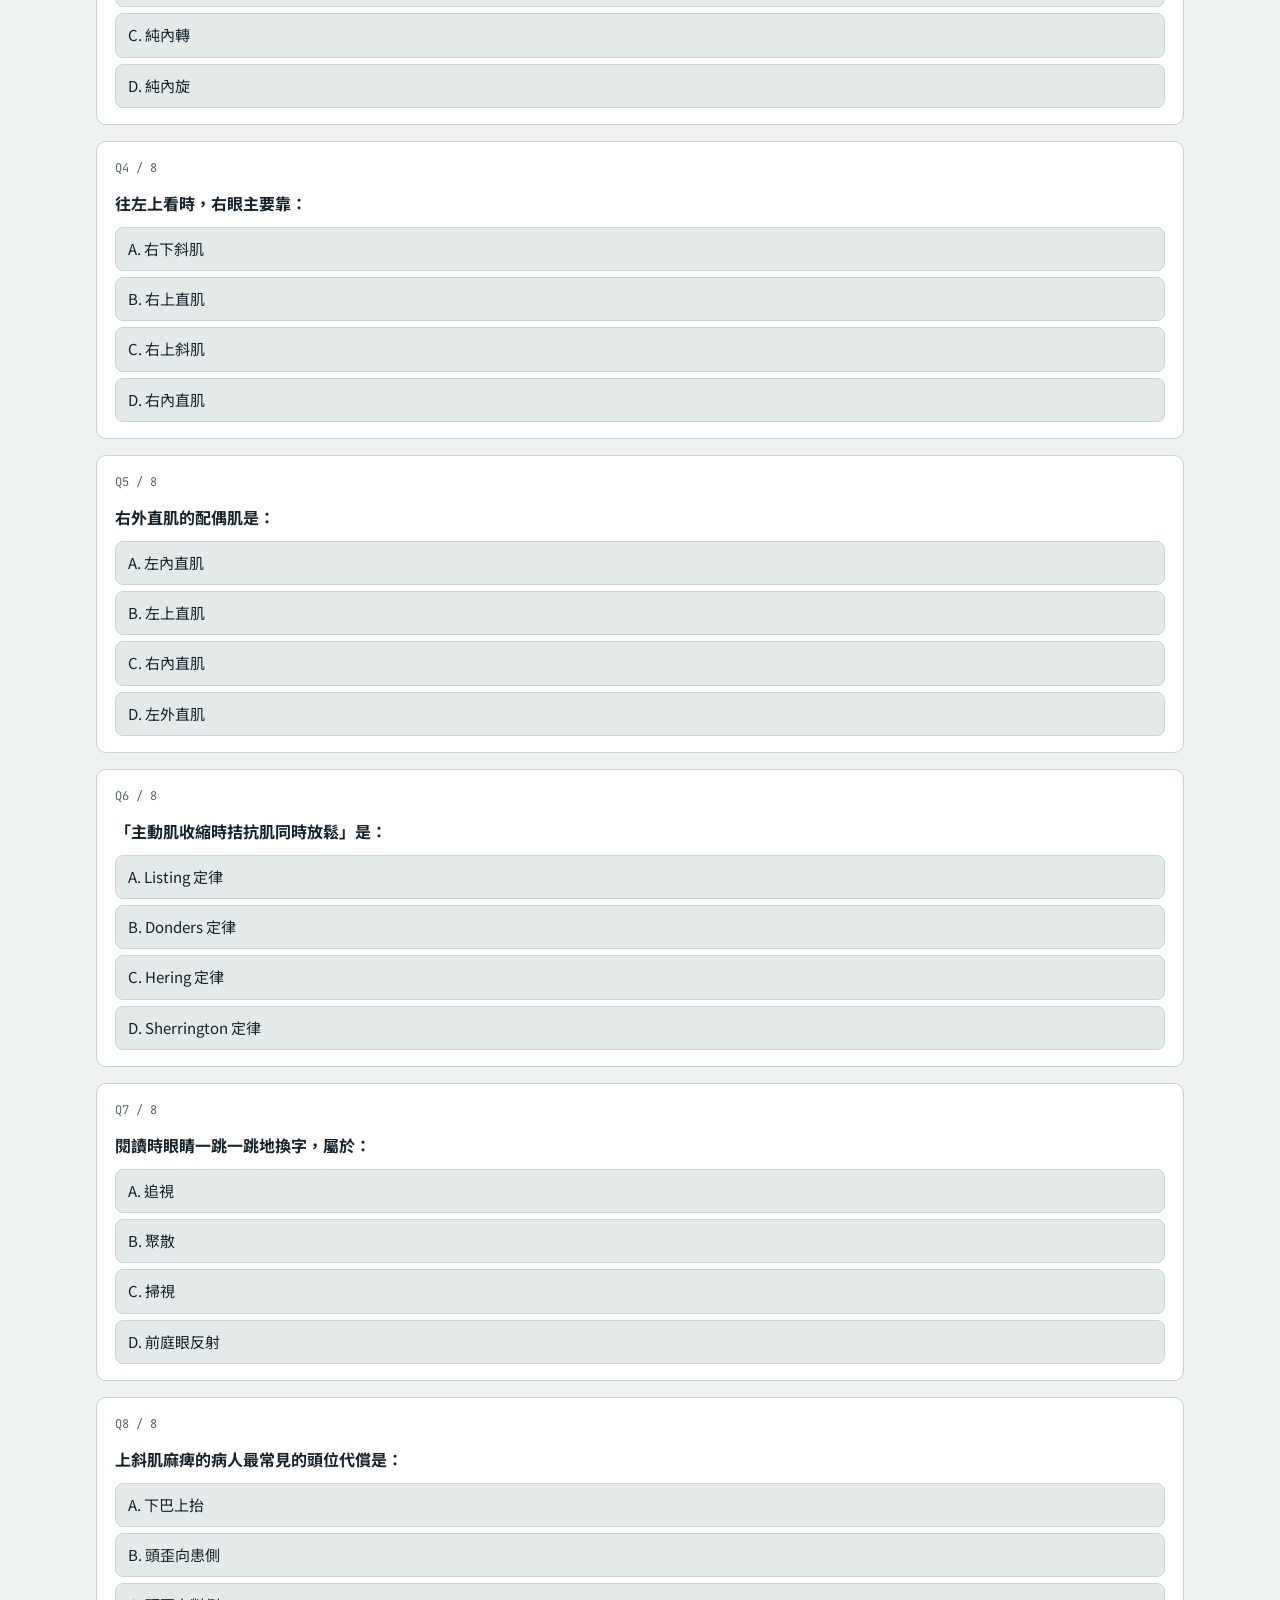
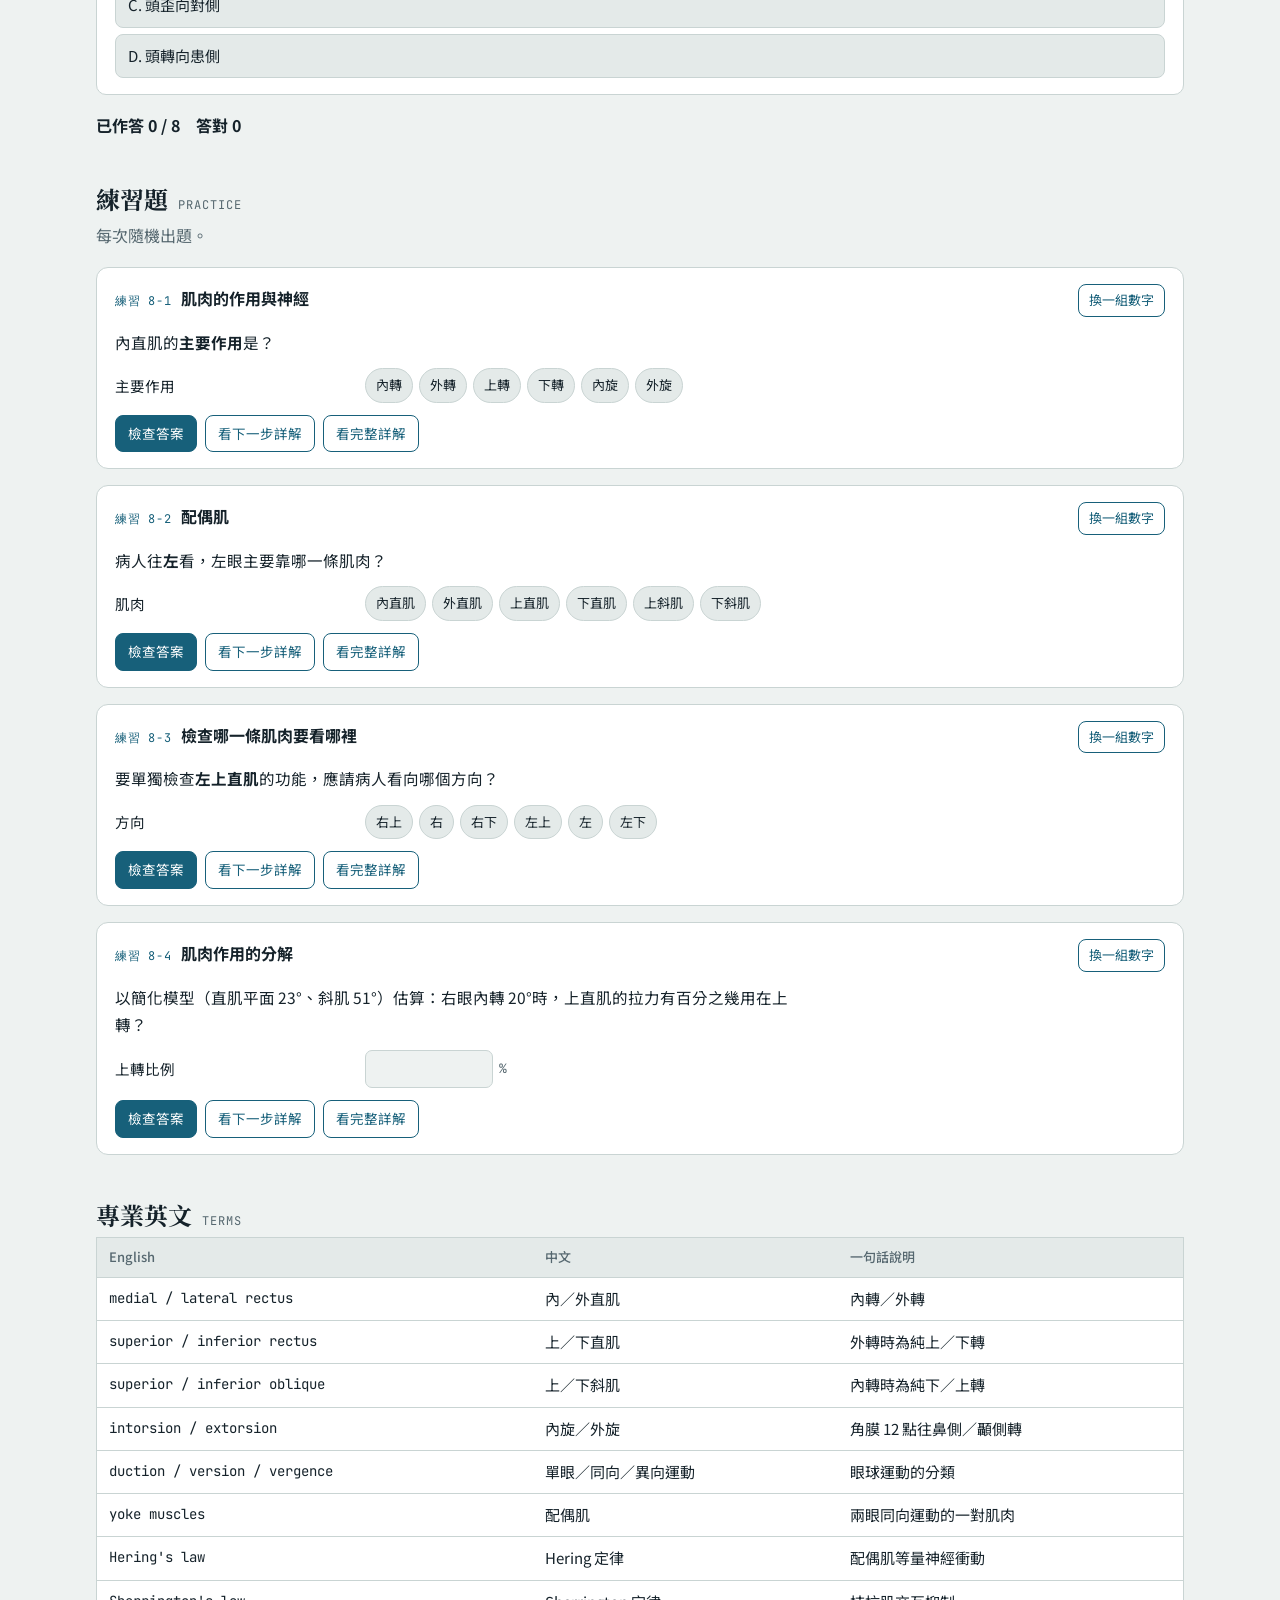
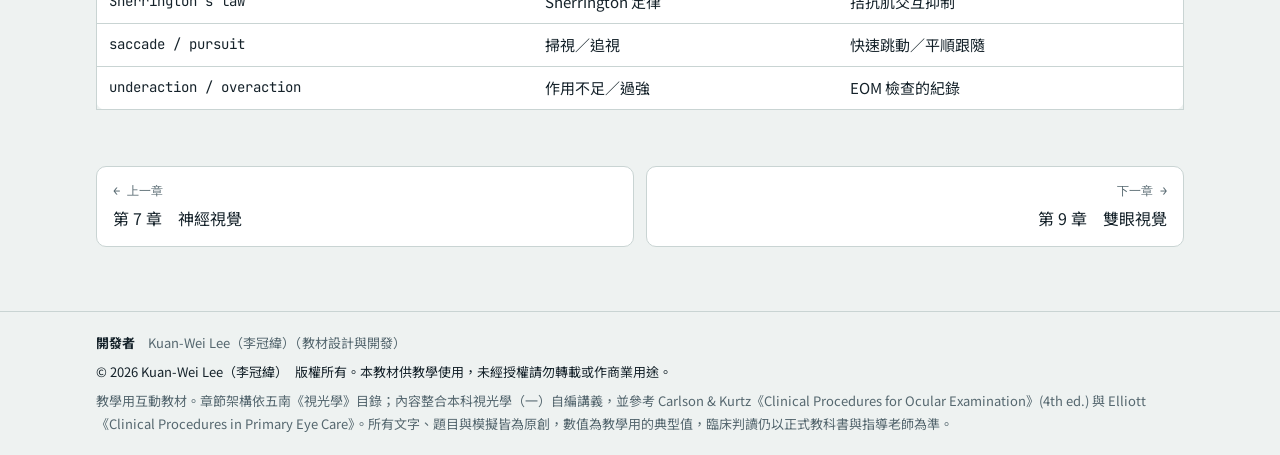
<file: ch08.html>
<!doctype html>
<html lang="zh-Hant">
<head>
<meta charset="utf-8">
<meta name="viewport" content="width=device-width, initial-scale=1, viewport-fit=cover">
<script src="assets/analytics.js"></script>
<title>第 8 章 眼外肌與眼球運動｜視光學臨床實驗台</title>
<link rel="preconnect" href="https://fonts.googleapis.com">
<link rel="stylesheet" href="https://fonts.googleapis.com/css2?family=JetBrains+Mono:wght@400;500&family=Noto+Sans+TC:wght@400;500;700&family=Noto+Serif+TC:wght@600;700&display=swap">
<link rel="stylesheet" href="assets/style.css">
<style>
.gaze { display: grid; grid-template-columns: repeat(3, 1fr); gap: 6px; max-width: 260px; }
.gaze button { font: inherit; font-size: 13px; padding: 8px 4px; border-radius: 8px; border: 1px solid var(--line); background: var(--surface); color: var(--ink); cursor: pointer; }
.gaze button[aria-pressed="true"] { background: var(--accent); color: var(--surface); border-color: var(--accent); }
.bars { display: grid; gap: 6px; }
.bars .bar { display: grid; grid-template-columns: 92px minmax(0, 1fr) 48px; gap: 8px; align-items: center; font-size: 13px; }
.bars .bar i { display: block; height: 12px; border-radius: 6px; background: var(--accent); }
.bars .bar span:last-child { font-family: var(--font-mono); text-align: right; }
</style>
</head>
<body data-chapter="ch08">
<header id="topbar"></header>
<main class="wrap">
  <div class="chapter-head">
    <div class="eyebrow">Chapter 08</div>
    <h1>眼外肌與眼球運動</h1>
    <div class="en">Extraocular Muscles &amp; Eye Movements</div>
    <p class="lede">每眼有六條眼外肌：四條直肌、兩條斜肌，由第 III、IV、VI 對腦神經支配。直肌與斜肌的拉力方向和視軸不一致，所以同一條肌肉在不同注視方向的作用不同。<b>臨床上就是利用「在哪個方向它的作用最單純」來檢查每一條肌肉。</b></p>
  </div>

  <section class="block">
    <h2>教科書對照 <span class="tag">SYLLABUS MAP</span></h2>
    <div id="secmap"></div>
  </section>

  <section class="block">
    <h2>學習目標 <span class="tag">GOALS</span></h2>
    <ul class="goals">
      <li>說出六條眼外肌的起止、神經支配與主要、次要、第三作用。</li>
      <li>解釋直肌（23°）與斜肌（51°）的肌肉平面，說明作用如何隨注視方向改變。</li>
      <li>運用 Hering 與 Sherrington 定律，說出九個注視方位的配偶肌（yoke muscles）。</li>
      <li>操作單眼運動、雙眼運動與 H 型注視檢查，認識掃視、追視、聚散等眼球運動系統。</li>
    </ul>
  </section>

  <section class="block">
    <h2>核心觀念 <span class="tag">KEY IDEAS</span></h2>
    <div class="concepts">
      <div class="concept"><span class="newtag">補充</span><span class="en-term">Six muscles · LR6 SO4</span><h3>六條眼外肌與神經</h3><p>內直肌、外直肌、上直肌、下直肌、上斜肌、下斜肌。口訣 LR6 SO4 R3：外直肌由外旋神經（VI）、上斜肌由滑車神經（IV），其餘由動眼神經（III）支配。四條直肌與上斜肌起自總腱環，下斜肌起自眼眶前內側。</p></div>
      <div class="concept"><span class="newtag">補充</span><span class="en-term">Primary, secondary, tertiary</span><h3>三種作用</h3><p>上直肌：上轉、內旋、內轉。下直肌：下轉、外旋、內轉。上斜肌：內旋、下轉、外轉。下斜肌：外旋、上轉、外轉。內外直肌只有水平作用。</p></div>
      <div class="concept"><span class="newtag">補充</span><span class="en-term">Muscle plane</span><h3>23° 與 51°</h3><p>上下直肌的拉力方向與正前方視軸夾約 23°，所以眼睛外轉 23° 時它們變成純粹的上轉、下轉肌。斜肌的拉力方向約 51°，眼睛內轉 51° 時是純粹的上下作用。</p></div>
      <div class="concept"><span class="newtag">補充</span><span class="en-term">Ductions · Versions · Vergences</span><h3>眼球運動的名稱</h3><p>單眼運動（duction）：內轉、外轉、上轉、下轉。雙眼同向運動（version）：如右看、左看。雙眼異向運動（vergence）：內聚、外散。</p></div>
      <div class="concept"><span class="newtag">補充</span><span class="en-term">Hering · Sherrington</span><h3>兩個神經定律</h3><p>Hering 定律：雙眼同向運動時，配偶肌接受等量神經衝動。Sherrington 定律：主動肌收縮時，拮抗肌會同時放鬆。麻痺性斜視中，用麻痺眼注視時偏斜較大（次偏斜大於主偏斜），就是 Hering 定律的結果。</p></div>
      <div class="concept"><span class="newtag">補充</span><span class="en-term">Eye-movement systems</span><h3>眼球運動系統</h3><p>掃視（saccade）：快速把目標移到中央凹，例如閱讀換字。追視（pursuit）：平順跟隨移動目標。聚散（vergence）：看遠看近。前庭眼反射與視動性眼振（OKN）讓頭動時影像穩定。</p></div>
      <div class="concept"><span class="newtag">補充</span><span class="en-term">Clinical EOM testing</span><h3>臨床檢查</h3><p>以筆燈或小視標做 H 型或星形注視，觀察兩眼是否同步、有無落後或過動、病人是否在某方向複視或疼痛。需要時以遮蓋測試在各方向測量偏斜，判斷是否為非共同性；麻痺性斜視要轉介。</p></div>
    </div>
  </section>

  <section class="block">
    <h2>互動實驗 <span class="tag">LAB</span></h2>

    <div class="lab">
      <div class="lab-head"><span class="lab-no">LAB 8-1</span><h3>九個注視方位與眼外肌 <span class="newtag">補充</span></h3></div>
      <div class="lab-body">
        <div class="lab-stage"><canvas id="cv-9" aria-label="九個注視方位"></canvas><span class="hint">檢查者面對病人：病人的右眼在畫面左邊</span></div>
        <div class="lab-panel">
          <div class="ctrl"><label>請病人看向（以病人的方向）</label>
            <div class="gaze" id="g-grid"></div></div>
          <div class="ctrl"><label>模式</label>
            <div class="seg" id="g-mode"><button data-v="free" aria-pressed="true">選麻痺肌肉</button><button data-v="quiz">猜猜看</button></div></div>
          <div class="ctrl" id="g-free"><label for="g-palsy">麻痺</label>
            <select id="g-palsy" class="select"><option value="">無（正常）</option><option value="R-LR">右外直肌（VI）</option><option value="R-SO">右上斜肌（IV）</option><option value="L-LR">左外直肌（VI）</option><option value="L-SO">左上斜肌（IV）</option><option value="R-SR">右上直肌</option><option value="L-IO">左下斜肌</option></select></div>
          <div id="g-quiz" hidden>
            <div class="ctrl"><label for="g-ans">哪一條肌肉麻痺？</label>
              <select id="g-ans" class="select"><option value="">請選擇</option><option value="R-LR">右外直肌</option><option value="R-SO">右上斜肌</option><option value="L-LR">左外直肌</option><option value="L-SO">左上斜肌</option><option value="R-SR">右上直肌</option><option value="L-IO">左下斜肌</option></select></div>
            <div class="row-btns"><button class="btn" id="g-chk" type="button">核對</button><button class="btn ghost" id="g-new" type="button">換一位</button></div>
          </div>
          <div class="readout">
            <div class="row"><span>右眼主要作用肌</span><b id="g-mR">—</b></div>
            <div class="row"><span>左眼主要作用肌</span><b id="g-mL">—</b></div>
          </div>
          <div class="verdict" id="g-v"></div>
        </div>
      </div>
      <div class="observe">
        <div class="predict" data-answer="0">
          <p class="q">病人往右下看，右眼主要靠哪一條肌肉？</p>
          <div class="opts"><button>右下直肌</button><button>右上斜肌</button><button>右外直肌</button><button>右下斜肌</button></div>
          <p class="why">右眼往右下是外轉加下轉，外轉時下直肌是主要的下轉肌。左眼此時是內轉加下轉，靠左上斜肌。兩者是配偶肌。</p>
        </div>
        <h4>觀察重點</h4><ul>
          <li>斜方向的四個位置用來分別檢查上下直肌與斜肌，正上、正下則是四條一起作用。</li>
          <li>選一條麻痺的肌肉，看看在它的作用方向上那一眼如何落後，偏斜量在哪裡最大。</li>
          <li>外直肌麻痺在正前方就有內斜，往患側看時更明顯；上斜肌麻痺時患眼偏高，往對側下方看最明顯。</li>
        </ul>
      </div>
    </div>

    <div class="lab">
      <div class="lab-head"><span class="lab-no">LAB 8-2</span><h3>直肌與斜肌的作用分解 <span class="newtag">補充</span></h3></div>
      <div class="lab-body">
        <div class="lab-stage"><canvas id="cv-dec" aria-label="肌肉平面與視軸"></canvas><span class="hint">右眼俯視圖</span></div>
        <div class="lab-panel">
          <div class="ctrl"><label>肌肉</label>
            <div class="seg" id="d-m"><button data-v="SR" aria-pressed="true">上直肌</button><button data-v="IR">下直肌</button><button data-v="SO">上斜肌</button><button data-v="IO">下斜肌</button></div></div>
          <div class="ctrl"><label for="d-t">眼位 <output id="d-t-out"></output></label><input type="range" id="d-t" min="-55" max="45" step="1" value="0"></div>
          <div class="bars" id="d-bars"></div>
          <div class="verdict" id="d-v"></div>
        </div>
      </div>
      <div class="observe">
        <div class="predict" data-answer="1">
          <p class="q">右眼往左看（內轉）約 50°，這時右上斜肌主要的作用是？</p>
          <div class="opts"><button>內旋</button><button>下轉</button><button>外轉</button><button>上轉</button></div>
          <p class="why">斜肌的肌肉平面約 51°，眼睛內轉到這個角度時，上斜肌的拉力幾乎與視軸平行，變成純粹的下轉肌。這也是檢查上斜肌要看「內轉下方」的原因。</p>
        </div>
        <h4>觀察重點</h4><ul>
          <li>肌肉平面與視軸的夾角越小，上下作用越強；夾角越大，旋轉作用越強。</li>
          <li>上直肌在外轉 23° 時是純上轉，往內轉時內旋的比例越來越大。</li>
          <li>這就是九方位檢查中，「外上看上直肌、內上看下斜肌」的道理。</li>
        </ul>
      </div>
    </div>
  </section>

  <section class="block">
    <h2>常見迷思 <span class="tag">MISCONCEPTIONS</span></h2>
    <div class="myths">
      <details class="myth"><summary>上斜肌負責讓眼睛往上看。</summary><div class="fix">名稱是依附著點的位置，作用剛好相反：上斜肌主要是內旋與下轉，下斜肌是外旋與上轉。</div></details>
      <details class="myth"><summary>往右上看時，兩眼都用上直肌。</summary><div class="fix">右眼外轉時用右上直肌，左眼內轉時用左下斜肌。兩者是配偶肌。</div></details>
      <details class="myth"><summary>眼球運動只要看兩眼有沒有跟上就好。</summary><div class="fix">還要問病人有沒有複視、疼痛，並注意運動是否平順、有無眼振，以及頭位代償（如上斜肌麻痺常把頭歪向對側）。</div></details>
    </div>
  </section>

  <section class="block">
    <h2>紀錄範例 <span class="tag">RECORD</span></h2>
    <div class="rec">EOM: FROM（full range of motion），no pain, no diplopia（SAFE）
EOM: OD LR −2 underaction（往右看外轉不足），往右看複視加重
→ 疑似右外旋神經麻痺，非共同性內斜，轉介神經眼科
EOM: OS SO −1，頭歪向右肩；Bielschowsky 歪頭試驗左側陽性</div>
  </section>

  <section class="block">
    <h2>公式補充 <span class="tag">OPTIONAL</span></h2>
    <details class="formula"><summary>展開看分解（選讀）</summary><div>
      <p>上／下直肌：<span class="eq">α ＝ 23° − 外轉角；上下作用 ∝ cos α，旋轉作用 ∝ sin α</span></p>
      <p>上／下斜肌：<span class="eq">α ＝ 51° − 內轉角；上下作用 ∝ cos α，旋轉作用 ∝ sin α</span></p>
      <p>這是簡化模型，實際肌肉還受到 pulley 等結構影響，但足以理解臨床的檢查位置。</p>
    </div></details>
  </section>

  <section class="block">
    <h2>觀念檢核 <span class="tag">CHECK</span></h2>
    <div id="quiz"></div>
  </section>

  <section class="block">
    <h2>練習題 <span class="tag">PRACTICE</span></h2>
    <p class="sub">每次隨機出題。</p>
    <div id="practice"></div>
  </section>

  <section class="block">
    <h2>專業英文 <span class="tag">TERMS</span></h2>
    <div class="terms-wrap"><table class="terms">
      <tr><th>English</th><th>中文</th><th>一句話說明</th></tr>
      <tr><td>medial / lateral rectus</td><td>內／外直肌</td><td>內轉／外轉</td></tr>
      <tr><td>superior / inferior rectus</td><td>上／下直肌</td><td>外轉時為純上／下轉</td></tr>
      <tr><td>superior / inferior oblique</td><td>上／下斜肌</td><td>內轉時為純下／上轉</td></tr>
      <tr><td>intorsion / extorsion</td><td>內旋／外旋</td><td>角膜 12 點往鼻側／顳側轉</td></tr>
      <tr><td>duction / version / vergence</td><td>單眼／同向／異向運動</td><td>眼球運動的分類</td></tr>
      <tr><td>yoke muscles</td><td>配偶肌</td><td>兩眼同向運動的一對肌肉</td></tr>
      <tr><td>Hering's law</td><td>Hering 定律</td><td>配偶肌等量神經衝動</td></tr>
      <tr><td>Sherrington's law</td><td>Sherrington 定律</td><td>拮抗肌交互抑制</td></tr>
      <tr><td>saccade / pursuit</td><td>掃視／追視</td><td>快速跳動／平順跟隨</td></tr>
      <tr><td>underaction / overaction</td><td>作用不足／過強</td><td>EOM 檢查的紀錄</td></tr>
    </table></div>
  </section>

  <nav id="pager"></nav>
</main>
<footer id="footer"></footer>
<script src="assets/config.js"></script>
<script src="assets/core.js"></script>
<script src="assets/practice.js"></script>
<script src="assets/problems/ch08.js"></script>
<script>document.addEventListener("DOMContentLoaded", () => { OBPractice.mount("practice", "ch08"); OL.sectionMap("secmap", "ch08"); });</script>
<script src="assets/binoc.js"></script>
<script>
(function () {
  const { Stage, range, seg, quiz } = OL;
  const { drawEyes } = OLBino;

  /* ---------- LAB 8-1 九方位 ---------- */
  // gaze：gx 正＝病人右側，gy 正＝上；按鈕排列以檢查者視角（病人的右邊在畫面左邊）
  const POS = [[1, 1, "右上"], [0, 1, "正上"], [-1, 1, "左上"], [1, 0, "右"], [0, 0, "正前"], [-1, 0, "左"], [1, -1, "右下"], [0, -1, "正下"], [-1, -1, "左下"]];
  const grid = document.getElementById("g-grid");
  let gz = [0, 0], cur = { R: { h: 0, v: 0 }, L: { h: 0, v: 0 } }, GQ = null;
  POS.forEach(([x, y, t]) => { const b = document.createElement("button"); b.type = "button"; b.textContent = t; b.setAttribute("aria-pressed", x === 0 && y === 0 ? "true" : "false"); b.onclick = () => { grid.querySelectorAll("button").forEach((e) => e.setAttribute("aria-pressed", "false")); b.setAttribute("aria-pressed", "true"); gz = [x, y]; go(); }; grid.appendChild(b); });
  const MUS = { LR: "外直肌", MR: "內直肌", SR: "上直肌", IR: "下直肌", SO: "上斜肌", IO: "下斜肌" };
  const DIR = { LR: [-1, 0], MR: [1, 0], SR: [-1, 1], IR: [-1, -1], SO: [1, -1], IO: [1, 1] }; // （往鼻側 h, 往上 v）
  const gmode = seg("g-mode", (v) => { document.getElementById("g-free").hidden = v !== "free"; document.getElementById("g-quiz").hidden = v === "free"; if (v === "quiz") newG(); go(); });
  document.getElementById("g-palsy").onchange = () => go();
  const palsy = () => (gmode.value === "free" ? document.getElementById("g-palsy").value : GQ);
  function newG() { const k = ["R-LR", "R-SO", "L-LR", "L-SO", "R-SR", "L-IO"]; GQ = k[Math.floor(Math.random() * k.length)]; document.getElementById("g-ans").value = ""; document.getElementById("g-v").textContent = ""; }
  function mainMuscle(h, v) {
    if (v === 0) return h === 0 ? "—" : h > 0 ? "MR" : "LR";
    if (h === 0) return v > 0 ? "SR＋IO" : "IR＋SO";
    return v > 0 ? (h < 0 ? "SR" : "IO") : (h < 0 ? "IR" : "SO");
  }
  const nm = (k, side) => k === "—" ? "—（正前方）" : k.split("＋").map((x) => (side === "R" ? "右" : "左") + MUS[x] + " " + side + x).join("、");
  function eyeGoal(side) {
    const A = 28, h = (side === "R" ? -gz[0] : gz[0]) * A, v = gz[1] * A * 0.8;
    let out = { h, v };
    const p = palsy();
    if (p && p[0] === side) {
      const m = p.slice(2), d = DIR[m], n = Math.hypot(d[0], d[1]), u = [d[0] / n, d[1] / n];
      const proj = Math.max(0, h * u[0] + v * u[1]);
      out = { h: h - 0.75 * proj * u[0] - 6 * u[0], v: v - 0.75 * proj * u[1] - 6 * u[1] };
    }
    return out;
  }
  let anim;
  function go() {
    const from = JSON.parse(JSON.stringify(cur)), to = { R: eyeGoal("R"), L: eyeGoal("L") }, t0 = performance.now();
    cancelAnimationFrame(anim);
    const step = (t) => { const k = Math.min(1, (t - t0) / 350), e = 1 - Math.pow(1 - k, 3); ["R", "L"].forEach((s) => { cur[s] = { h: from[s].h + (to[s].h - from[s].h) * e, v: from[s].v + (to[s].v - from[s].v) * e }; }); g9.render(); if (k < 1) anim = requestAnimationFrame(step); };
    anim = requestAnimationFrame(step);
    const hR = -gz[0], hL = gz[0];
    document.getElementById("g-mR").textContent = nm(mainMuscle(hR, gz[1]), "R");
    document.getElementById("g-mL").textContent = nm(mainMuscle(hL, gz[1]), "L");
    const p = palsy(), v = document.getElementById("g-v");
    if (gmode.value === "free") v.innerHTML = p ? `<span class="pill warn">${p[0] === "R" ? "右" : "左"}${MUS[p.slice(2)]}麻痺</span> 把九個方向都看一遍，找出偏斜最大的位置` : "";
  }
  document.getElementById("g-chk").onclick = () => { const a = document.getElementById("g-ans").value, v = document.getElementById("g-v"); if (!a) { v.textContent = "請先選一個答案。"; return; } const n = `${GQ[0] === "R" ? "右" : "左"}${MUS[GQ.slice(2)]}`; v.innerHTML = a === GQ ? `<span class="pill ok">正確</span> ${n}麻痺` : `<span class="pill bad">再想想</span> 是${n}麻痺`; };
  document.getElementById("g-new").onclick = () => { newG(); go(); };
  const g9 = new Stage("cv-9", { xmin: -34, xmax: 34, ymin: -16, ymax: 16, aspect: 0.5, minH: 220, maxH: 360, equal: true, draw: (s, c) => {
    drawEyes(s, c, { R: cur.R, L: cur.L });
    const lab = POS.find(([x, y]) => x === gz[0] && y === gz[1])[2];
    s.text(`病人看向：${lab}`, 0, 14.5, { size: 12, weight: 700, color: c.accent });
  } });
  go();

  /* ---------- LAB 8-2 作用分解 ---------- */
  const dm = seg("d-m", () => dec.render());
  const tR = range("d-t", (v) => (v === 0 ? "正前方" : v > 0 ? `外轉 ${v}°` : `內轉 ${-v}°`), () => dec.render());
  const dec = new Stage("cv-dec", { xmin: -22, xmax: 22, ymin: -20, ymax: 18, aspect: 0.75, minH: 280, maxH: 440, equal: true, draw: (s, c) => {
    const m = dm.value, th = tR.value, isRect = m === "SR" || m === "IR";
    const plane = isRect ? 23 : 51;
    // 右眼俯視：前方朝上，顳側在右（+x），鼻側在左
    const ctx = s.ctx, R = 8;
    ctx.save(); ctx.beginPath(); ctx.arc(s.X(0), s.Y(0), s.sx * R, 0, Math.PI * 2); ctx.fillStyle = c.surface; ctx.fill(); ctx.strokeStyle = c.ink; ctx.lineWidth = 1.4; ctx.stroke(); ctx.restore();
    s.text("鼻側", -19, 0, { size: 11, color: c.muted }); s.text("顳側", 19, 0, { size: 11, color: c.muted });
    const ang = th * Math.PI / 180; // 外轉＝往顳側（+x）
    s.line(0, 0, 16 * Math.sin(ang), 16 * Math.cos(ang), { color: c.ray, w: 2.4 });
    s.text("視軸", 17 * Math.sin(ang), 17 * Math.cos(ang), { size: 11, weight: 700, color: c.ray, dy: -8 });
    // 角膜
    ctx.save(); ctx.beginPath(); ctx.arc(s.X(0), s.Y(0), s.sx * R, ang - Math.PI / 2 - 0.5, ang - Math.PI / 2 + 0.5); ctx.strokeStyle = c.accent; ctx.lineWidth = 4; ctx.stroke(); ctx.restore();
    // 肌肉平面：直肌從眶尖（後內）往前外 23°；斜肌（功能上）從滑車往後外，作用方向與正前方夾 51°（朝鼻前方）
    const pa = isRect ? plane * Math.PI / 180 : -plane * Math.PI / 180;
    s.line(-16 * Math.sin(pa), -16 * Math.cos(pa), 16 * Math.sin(pa), 16 * Math.cos(pa), { color: c.ok, w: 2, dash: [6, 4] });
    s.text(isRect ? "直肌平面（23°）" : "斜肌作用方向（51°）", 16 * Math.sin(pa), 16 * Math.cos(pa), { size: 11, color: c.ok, dy: -8, align: isRect ? "left" : "right" });
    s.line(0, -18, 0, 17, { color: c.grid, w: 1, dash: [2, 4] });
    // 分解
    const alpha = isRect ? plane - th : plane + th; // 斜肌：內轉角 ＝ −th
    const a = alpha * Math.PI / 180, vert = Math.cos(a), tor = Math.sin(a);
    const VN = { SR: "上轉", IR: "下轉", SO: "下轉", IO: "上轉" }[m], TN = { SR: "內旋", IR: "外旋", SO: "內旋", IO: "外旋" }[m], TO = { SR: "外旋", IR: "內旋", SO: "外旋", IO: "內旋" }[m];
    const bars = [[VN, Math.max(0, vert)], [tor >= 0 ? TN : TO, Math.abs(tor)]];
    document.getElementById("d-bars").innerHTML = bars.map(([n, v]) => `<div class="bar"><span>${n}</span><i style="width:${(v * 100).toFixed(0)}%"></i><span>${(v * 100).toFixed(0)}%</span></div>`).join("") + `<div class="bar"><span>夾角 α</span><span></span><span>${Math.abs(alpha).toFixed(0)}°</span></div>`;
    const v = document.getElementById("d-v");
    v.innerHTML = Math.abs(alpha) <= 3 ? `<span class="pill ok">純${VN}</span> 視軸與${isRect ? "肌肉平面" : "作用方向"}重合，這個眼位最適合檢查這條肌肉` : Math.abs(alpha) >= 85 ? `<span class="pill info">幾乎只有旋轉</span> 上下作用接近零` : "";
  } });

  quiz("quiz", "ch08", [
    { q: "由滑車神經（IV）支配的肌肉是：", opts: ["外直肌", "上斜肌", "下斜肌", "上直肌"], a: 1, exp: "LR6 SO4，其餘由動眼神經（III）支配。" },
    { q: "上斜肌的主要作用是：", opts: ["上轉", "內旋", "外旋", "內轉"], a: 1, exp: "主要內旋、次要下轉、第三作用外轉。" },
    { q: "眼睛外轉 23° 時，上直肌的作用是：", opts: ["純上轉", "純內旋", "純內轉", "上轉加外旋"], a: 0, exp: "此時視軸與直肌平面重合，上直肌只剩上轉作用。" },
    { q: "往左上看時，右眼主要靠：", opts: ["右上直肌", "右下斜肌", "右內直肌", "右上斜肌"], a: 1, exp: "右眼往左是內轉，內轉時的上轉由下斜肌負責。配偶肌是左上直肌。" },
    { q: "右外直肌的配偶肌是：", opts: ["右內直肌", "左外直肌", "左內直肌", "左上直肌"], a: 2, exp: "往右看時右眼外轉（RLR）、左眼內轉（LMR）。" },
    { q: "「主動肌收縮時拮抗肌同時放鬆」是：", opts: ["Hering 定律", "Sherrington 定律", "Listing 定律", "Donders 定律"], a: 1, exp: "Sherrington 交互抑制定律。" },
    { q: "閱讀時眼睛一跳一跳地換字，屬於：", opts: ["追視", "掃視", "聚散", "前庭眼反射"], a: 1, exp: "掃視（saccade）快速把新目標移到中央凹。" },
    { q: "上斜肌麻痺的病人最常見的頭位代償是：", opts: ["頭歪向患側", "頭歪向對側", "下巴上抬", "頭轉向患側"], a: 1, exp: "頭歪向對側以減少需要內旋的需求，避免複視。" },
  ]);
})();
</script>
</body>
</html>
</file>
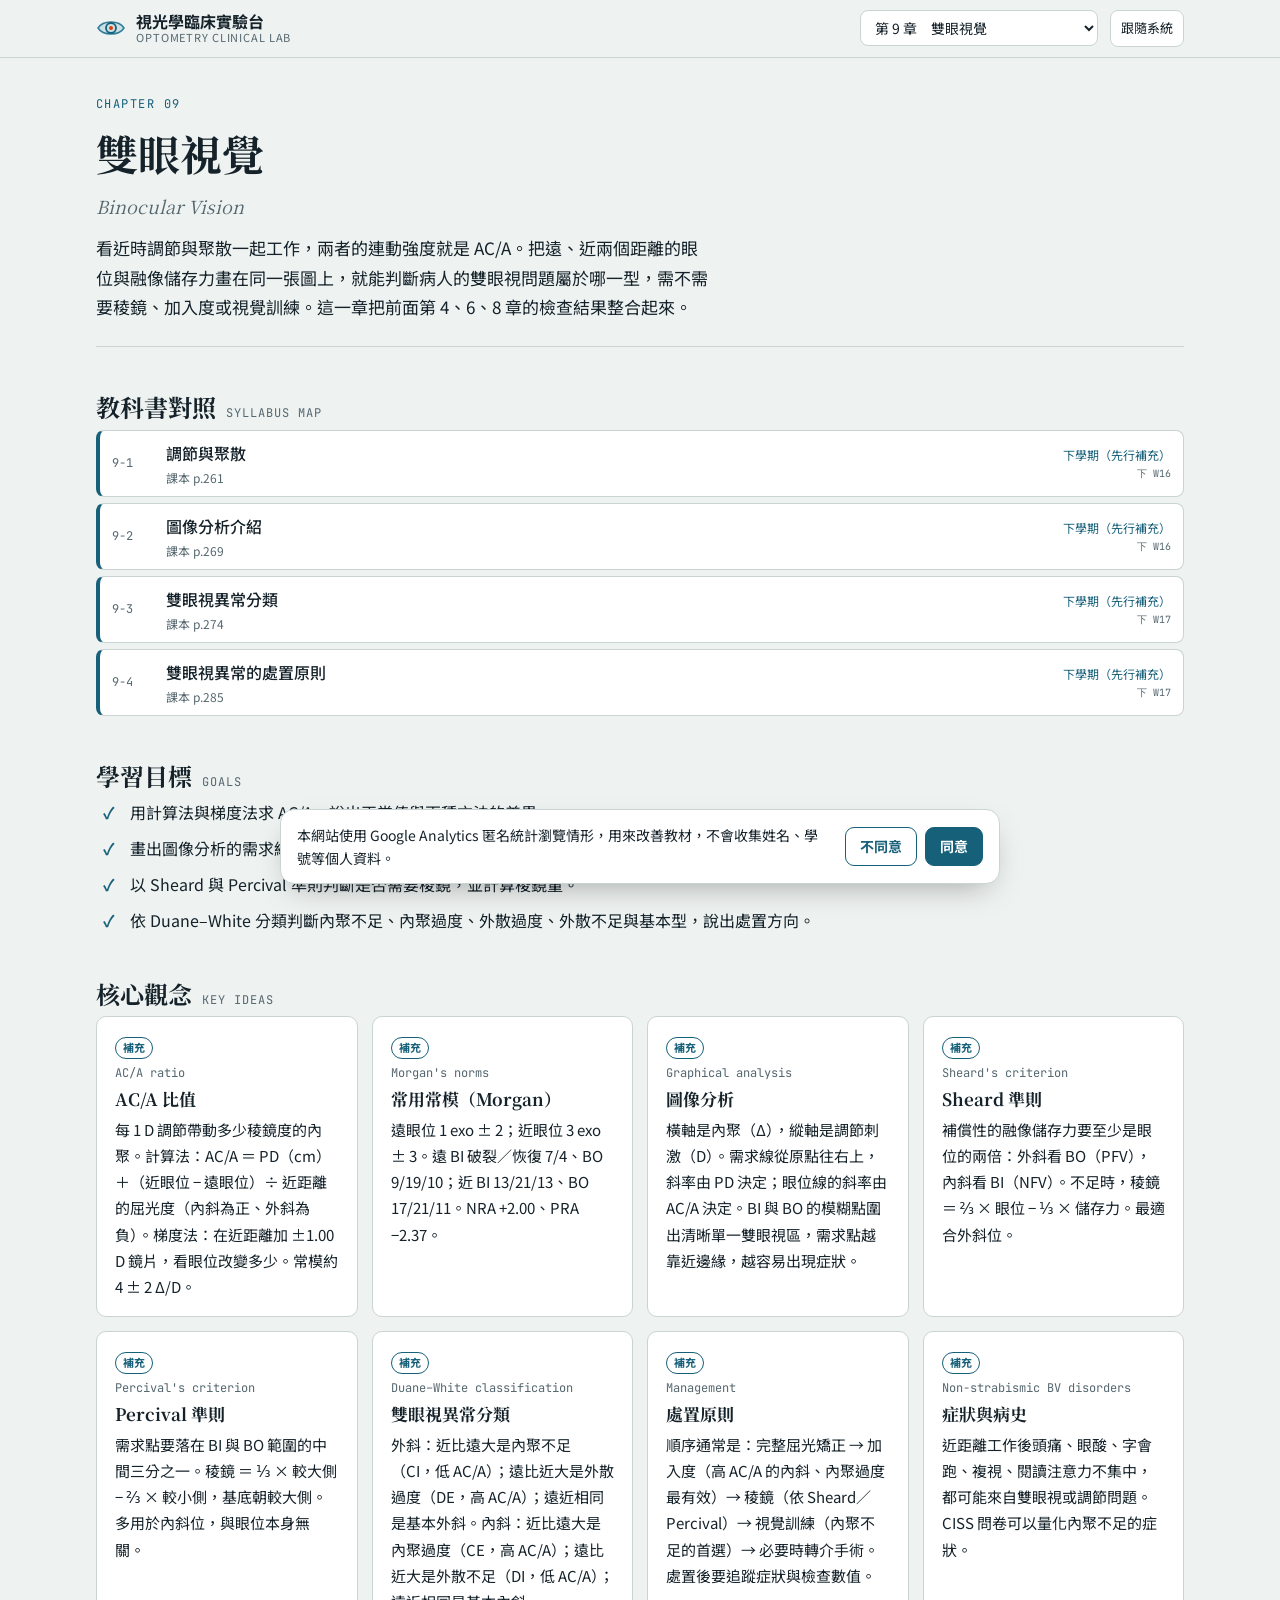
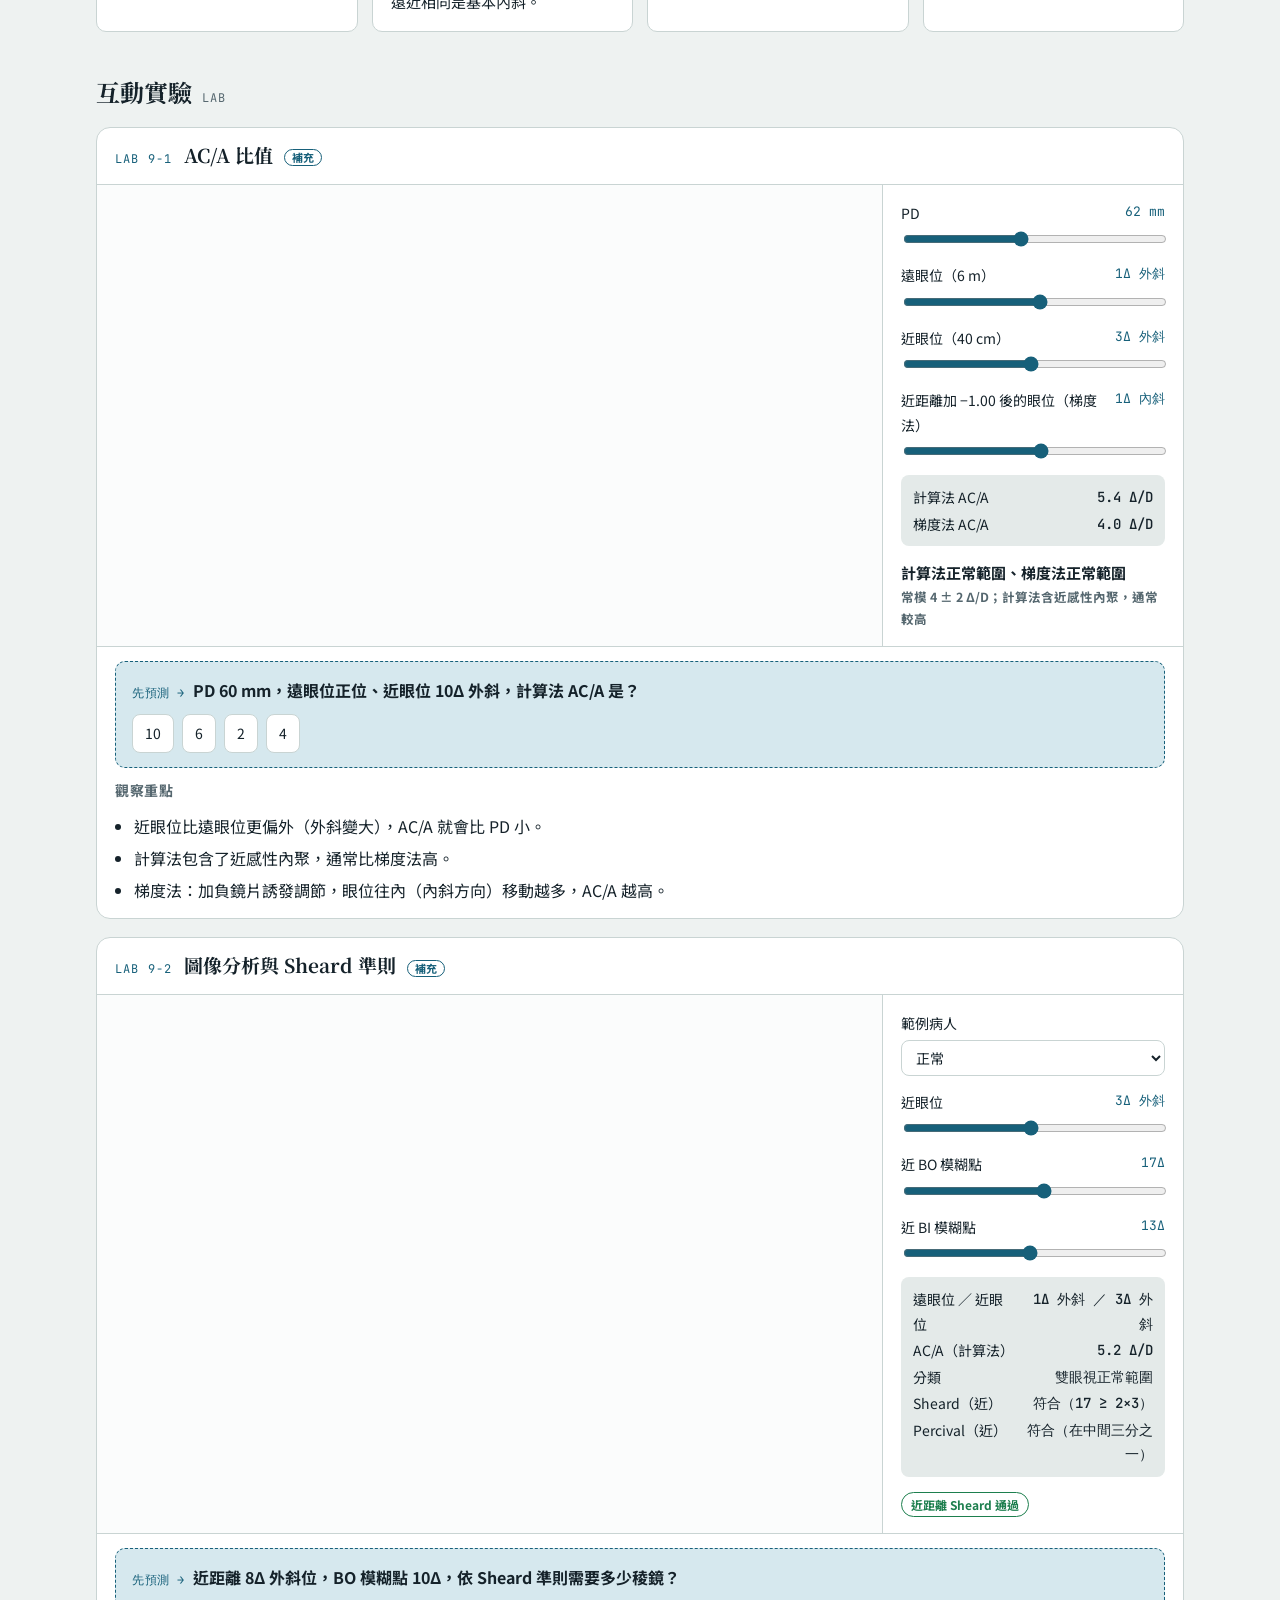
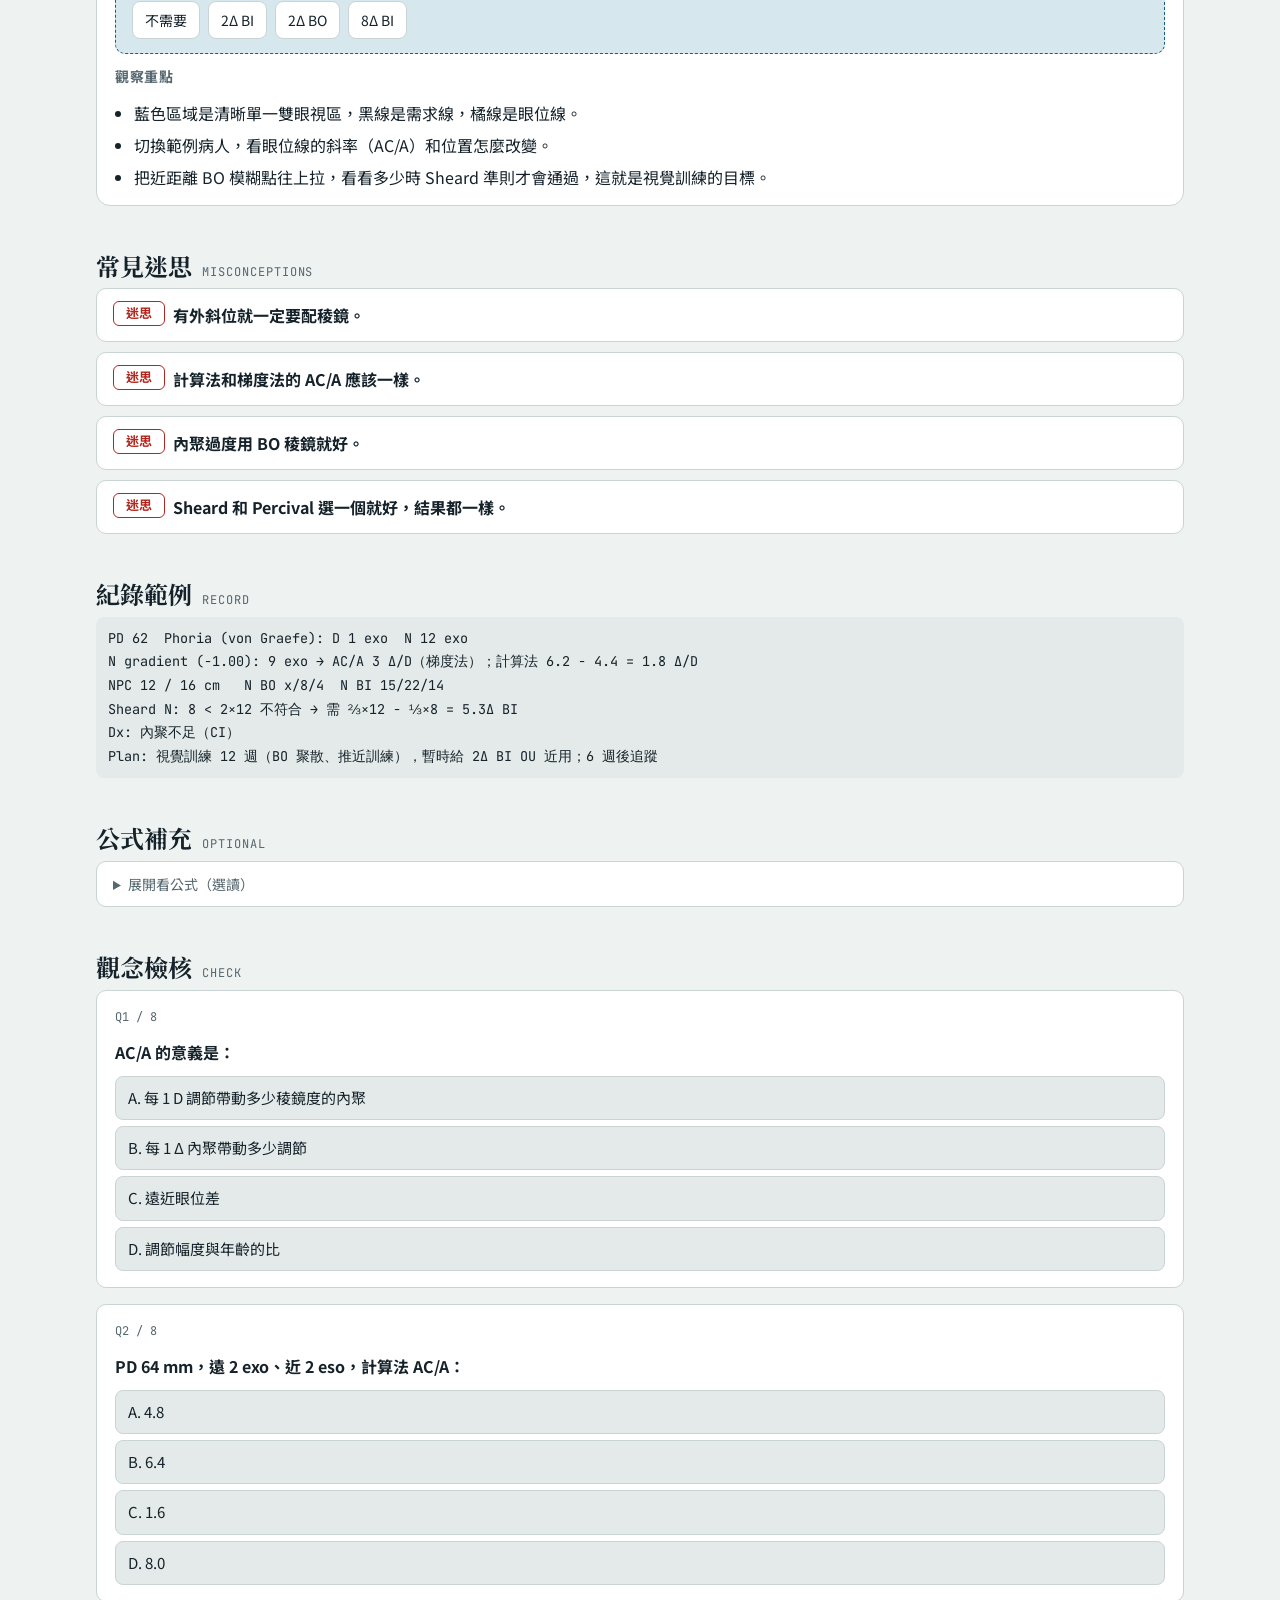
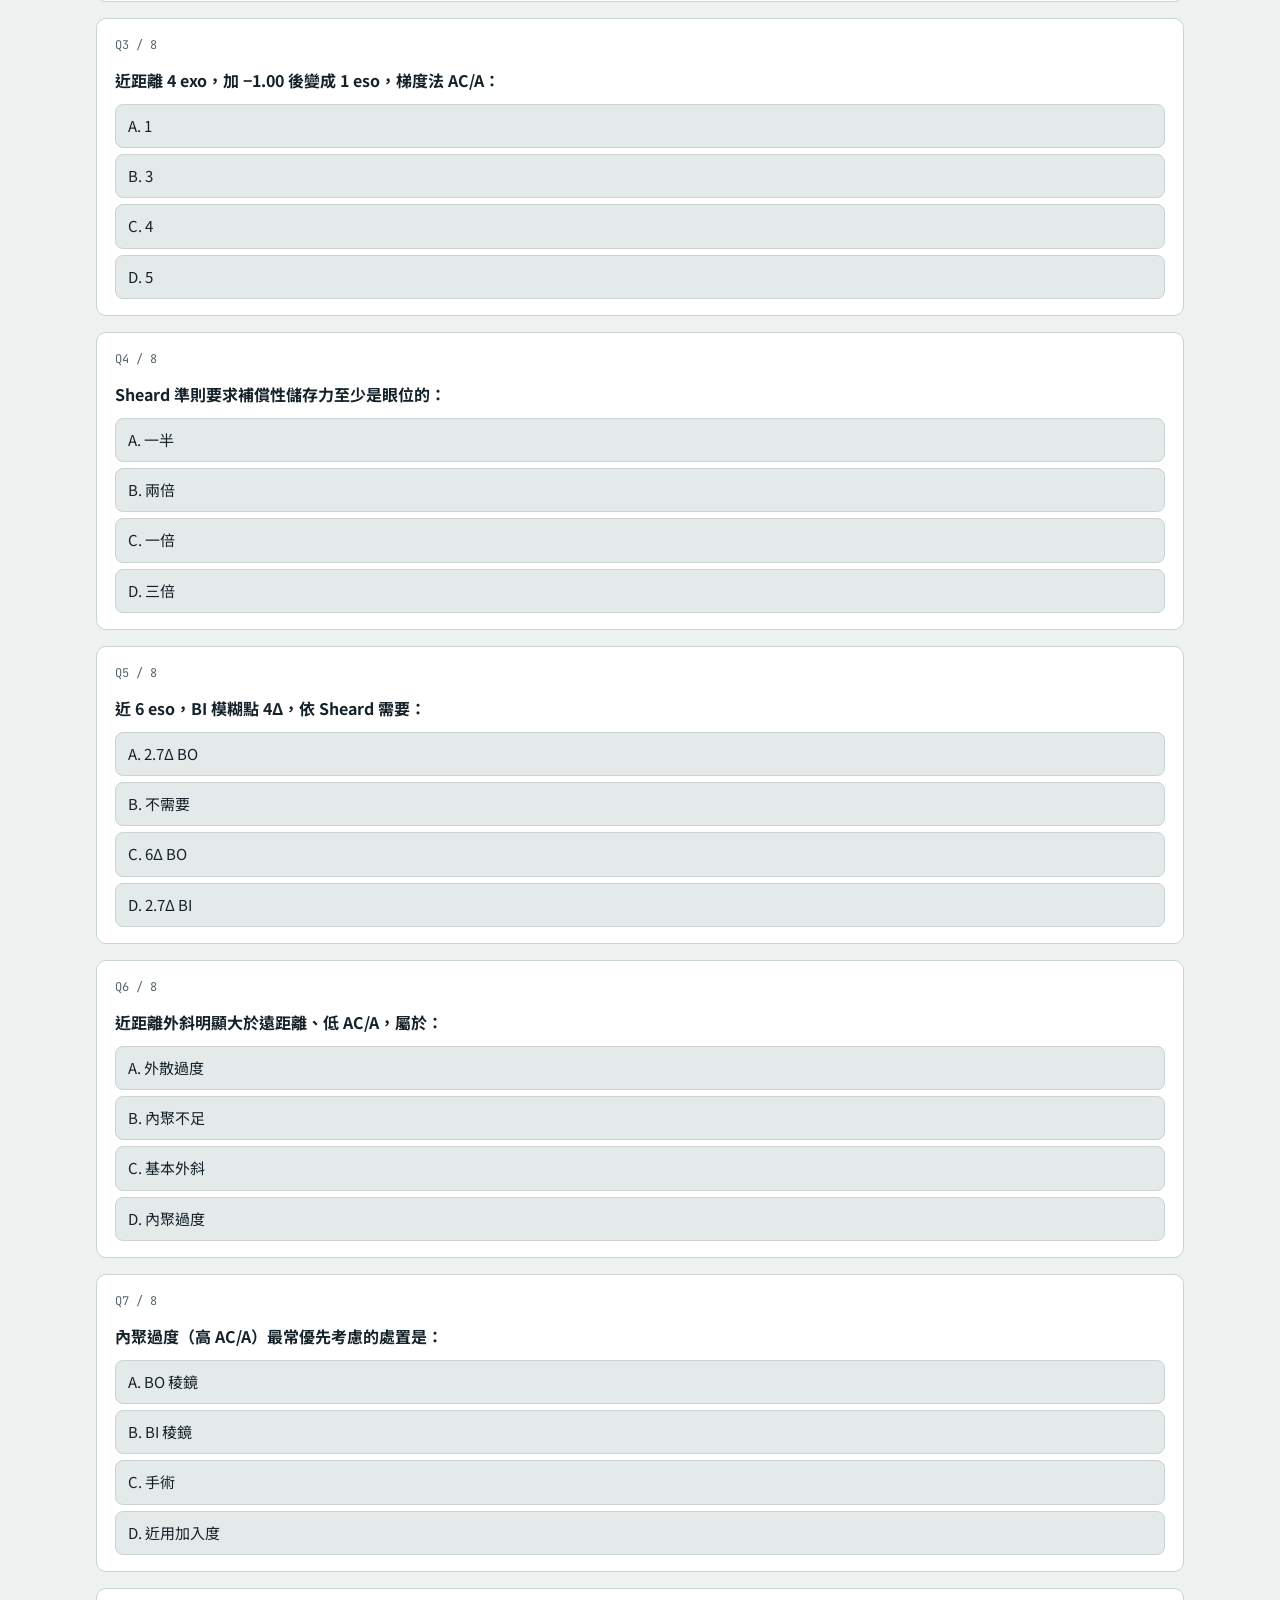
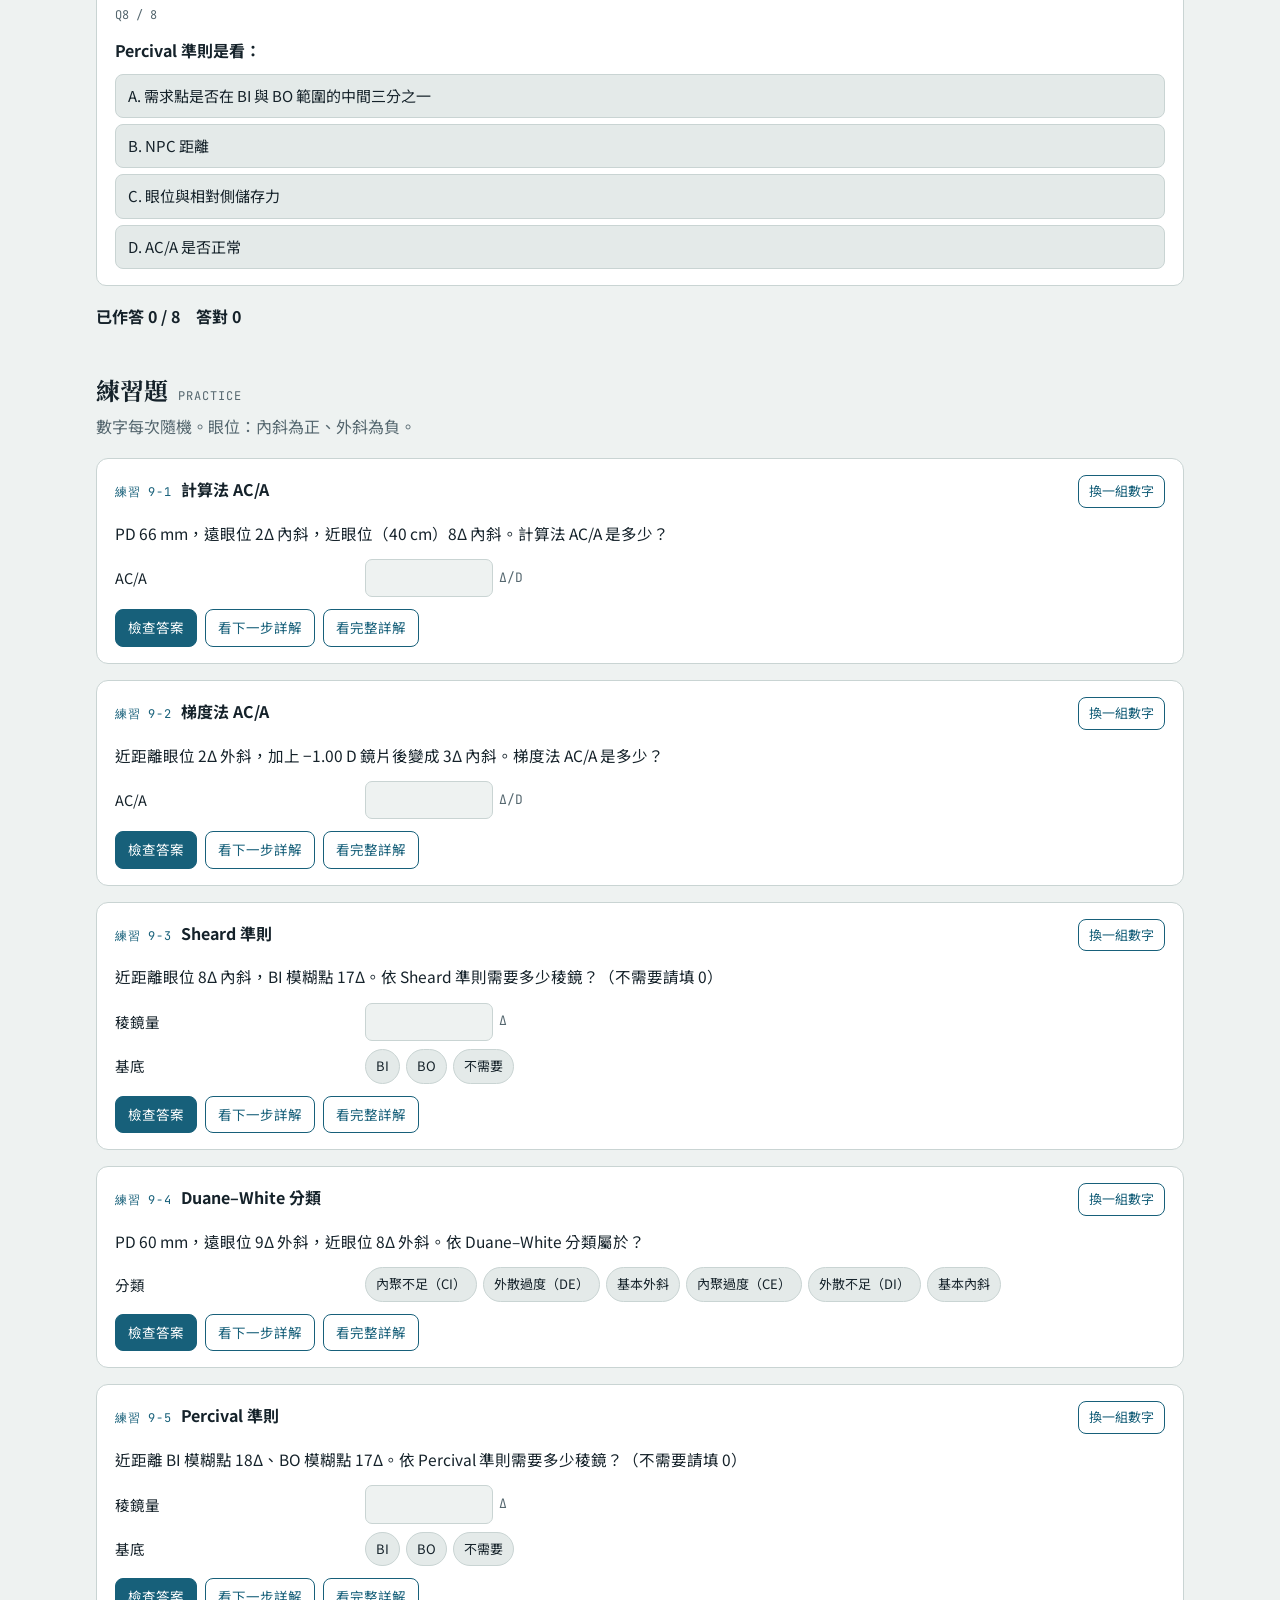
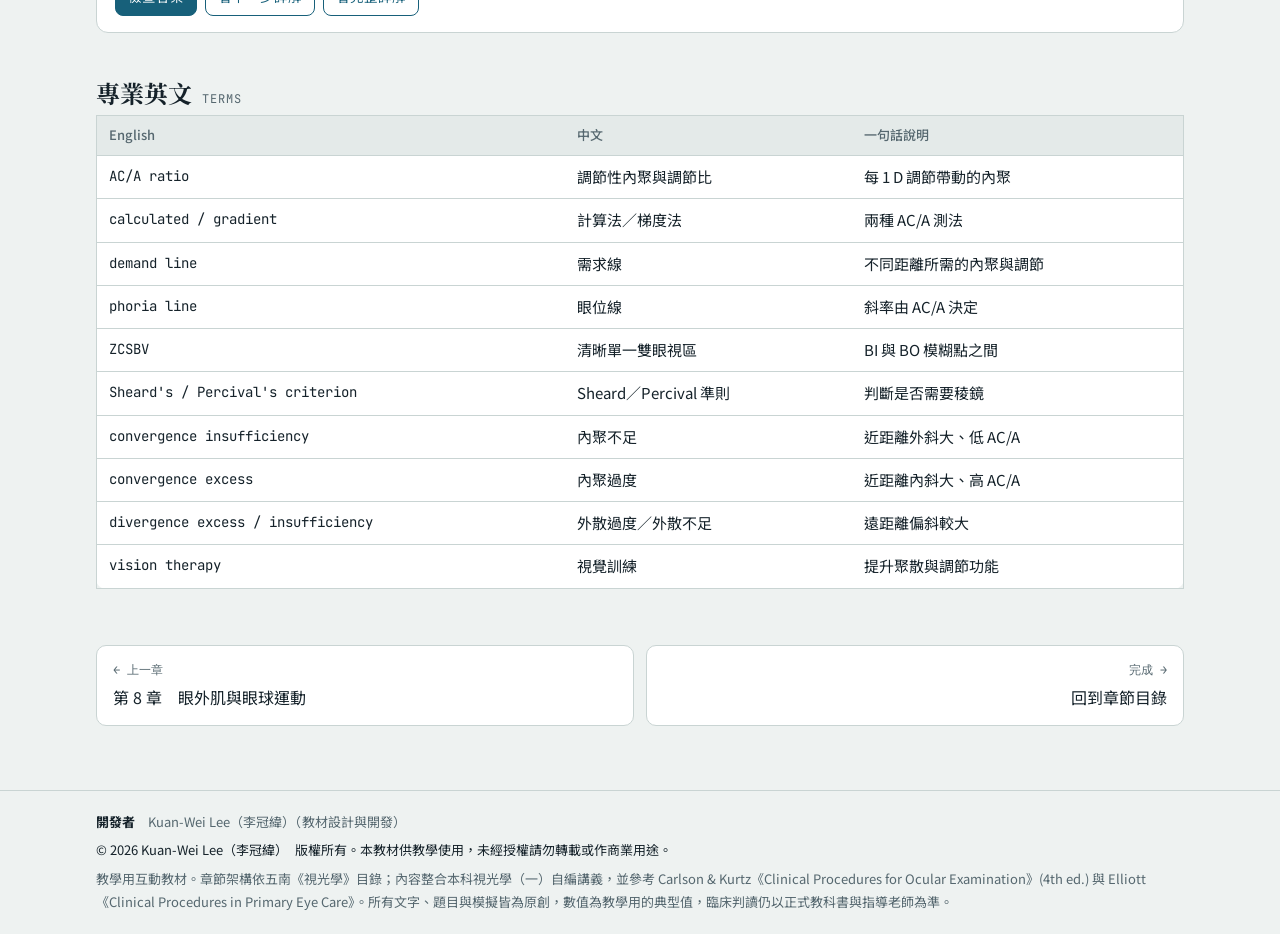
<file: ch09.html>
<!doctype html>
<html lang="zh-Hant">
<head>
<meta charset="utf-8">
<meta name="viewport" content="width=device-width, initial-scale=1, viewport-fit=cover">
<script src="assets/analytics.js"></script>
<title>第 9 章 雙眼視覺｜視光學臨床實驗台</title>
<link rel="preconnect" href="https://fonts.googleapis.com">
<link rel="stylesheet" href="https://fonts.googleapis.com/css2?family=JetBrains+Mono:wght@400;500&family=Noto+Sans+TC:wght@400;500;700&family=Noto+Serif+TC:wght@600;700&display=swap">
<link rel="stylesheet" href="assets/style.css">
</head>
<body data-chapter="ch09">
<header id="topbar"></header>
<main class="wrap">
  <div class="chapter-head">
    <div class="eyebrow">Chapter 09</div>
    <h1>雙眼視覺</h1>
    <div class="en">Binocular Vision</div>
    <p class="lede">看近時調節與聚散一起工作，兩者的連動強度就是 AC/A。把遠、近兩個距離的眼位與融像儲存力畫在同一張圖上，就能判斷病人的雙眼視問題屬於哪一型，需不需要稜鏡、加入度或視覺訓練。這一章把前面第 4、6、8 章的檢查結果整合起來。</p>
  </div>

  <section class="block">
    <h2>教科書對照 <span class="tag">SYLLABUS MAP</span></h2>
    <div id="secmap"></div>
  </section>

  <section class="block">
    <h2>學習目標 <span class="tag">GOALS</span></h2>
    <ul class="goals">
      <li>用計算法與梯度法求 AC/A，說出正常值與兩種方法的差異。</li>
      <li>畫出圖像分析的需求線、眼位線與清晰單一雙眼視區（ZCSBV）。</li>
      <li>以 Sheard 與 Percival 準則判斷是否需要稜鏡，並計算稜鏡量。</li>
      <li>依 Duane–White 分類判斷內聚不足、內聚過度、外散過度、外散不足與基本型，說出處置方向。</li>
    </ul>
  </section>

  <section class="block">
    <h2>核心觀念 <span class="tag">KEY IDEAS</span></h2>
    <div class="concepts">
      <div class="concept"><span class="newtag">補充</span><span class="en-term">AC/A ratio</span><h3>AC/A 比值</h3><p>每 1 D 調節帶動多少稜鏡度的內聚。計算法：AC/A ＝ PD（cm）＋（近眼位 − 遠眼位）÷ 近距離的屈光度（內斜為正、外斜為負）。梯度法：在近距離加 ±1.00 D 鏡片，看眼位改變多少。常模約 4 ± 2 Δ/D。</p></div>
      <div class="concept"><span class="newtag">補充</span><span class="en-term">Morgan's norms</span><h3>常用常模（Morgan）</h3><p>遠眼位 1 exo ± 2；近眼位 3 exo ± 3。遠 BI 破裂／恢復 7/4、BO 9/19/10；近 BI 13/21/13、BO 17/21/11。NRA +2.00、PRA −2.37。</p></div>
      <div class="concept"><span class="newtag">補充</span><span class="en-term">Graphical analysis</span><h3>圖像分析</h3><p>橫軸是內聚（Δ），縱軸是調節刺激（D）。需求線從原點往右上，斜率由 PD 決定；眼位線的斜率由 AC/A 決定。BI 與 BO 的模糊點圍出清晰單一雙眼視區，需求點越靠近邊緣，越容易出現症狀。</p></div>
      <div class="concept"><span class="newtag">補充</span><span class="en-term">Sheard's criterion</span><h3>Sheard 準則</h3><p>補償性的融像儲存力要至少是眼位的兩倍：外斜看 BO（PFV），內斜看 BI（NFV）。不足時，稜鏡 ＝ ⅔ × 眼位 − ⅓ × 儲存力。最適合外斜位。</p></div>
      <div class="concept"><span class="newtag">補充</span><span class="en-term">Percival's criterion</span><h3>Percival 準則</h3><p>需求點要落在 BI 與 BO 範圍的中間三分之一。稜鏡 ＝ ⅓ × 較大側 − ⅔ × 較小側，基底朝較大側。多用於內斜位，與眼位本身無關。</p></div>
      <div class="concept"><span class="newtag">補充</span><span class="en-term">Duane–White classification</span><h3>雙眼視異常分類</h3><p>外斜：近比遠大是內聚不足（CI，低 AC/A）；遠比近大是外散過度（DE，高 AC/A）；遠近相同是基本外斜。內斜：近比遠大是內聚過度（CE，高 AC/A）；遠比近大是外散不足（DI，低 AC/A）；遠近相同是基本內斜。</p></div>
      <div class="concept"><span class="newtag">補充</span><span class="en-term">Management</span><h3>處置原則</h3><p>順序通常是：完整屈光矯正 → 加入度（高 AC/A 的內斜、內聚過度最有效）→ 稜鏡（依 Sheard／Percival）→ 視覺訓練（內聚不足的首選）→ 必要時轉介手術。處置後要追蹤症狀與檢查數值。</p></div>
      <div class="concept"><span class="newtag">補充</span><span class="en-term">Non-strabismic BV disorders</span><h3>症狀與病史</h3><p>近距離工作後頭痛、眼酸、字會跑、複視、閱讀注意力不集中，都可能來自雙眼視或調節問題。CISS 問卷可以量化內聚不足的症狀。</p></div>
    </div>
  </section>

  <section class="block">
    <h2>互動實驗 <span class="tag">LAB</span></h2>

    <div class="lab">
      <div class="lab-head"><span class="lab-no">LAB 9-1</span><h3>AC/A 比值 <span class="newtag">補充</span></h3></div>
      <div class="lab-body">
        <div class="lab-stage"><canvas id="cv-aca" aria-label="AC/A 計算"></canvas></div>
        <div class="lab-panel">
          <div class="ctrl"><label for="k-pd">PD <output id="k-pd-out"></output></label><input type="range" id="k-pd" min="54" max="72" step="1" value="62"></div>
          <div class="ctrl"><label for="k-d">遠眼位（6 m） <output id="k-d-out"></output></label><input type="range" id="k-d" min="-15" max="12" step="1" value="-1"></div>
          <div class="ctrl"><label for="k-n">近眼位（40 cm） <output id="k-n-out"></output></label><input type="range" id="k-n" min="-20" max="15" step="1" value="-3"></div>
          <div class="ctrl"><label for="k-g">近距離加 −1.00 後的眼位（梯度法） <output id="k-g-out"></output></label><input type="range" id="k-g" min="-20" max="20" step="1" value="1"></div>
          <div class="readout">
            <div class="row"><span>計算法 AC/A</span><b id="k-calc">—</b></div>
            <div class="row"><span>梯度法 AC/A</span><b id="k-grad">—</b></div>
          </div>
          <div class="verdict" id="k-v"></div>
        </div>
      </div>
      <div class="observe">
        <div class="predict" data-answer="2">
          <p class="q">PD 60 mm，遠眼位正位、近眼位 10Δ 外斜，計算法 AC/A 是？</p>
          <div class="opts"><button>10</button><button>6</button><button>2</button><button>4</button></div>
          <p class="why">6 ＋（−10 − 0）÷ 2.5 ＝ 6 − 4 ＝ 2 Δ/D，屬於低 AC/A，這是內聚不足的典型組合。</p>
        </div>
        <h4>觀察重點</h4><ul>
          <li>近眼位比遠眼位更偏外（外斜變大），AC/A 就會比 PD 小。</li>
          <li>計算法包含了近感性內聚，通常比梯度法高。</li>
          <li>梯度法：加負鏡片誘發調節，眼位往內（內斜方向）移動越多，AC/A 越高。</li>
        </ul>
      </div>
    </div>

    <div class="lab">
      <div class="lab-head"><span class="lab-no">LAB 9-2</span><h3>圖像分析與 Sheard 準則 <span class="newtag">補充</span></h3></div>
      <div class="lab-body">
        <div class="lab-stage"><canvas id="cv-ga" aria-label="圖像分析"></canvas></div>
        <div class="lab-panel">
          <div class="ctrl"><label for="ga-case">範例病人</label>
            <select id="ga-case" class="select">
              <option value="norm">正常</option><option value="ci">內聚不足（CI）</option><option value="de">外散過度（DE）</option><option value="bx">基本外斜</option>
              <option value="ce">內聚過度（CE）</option><option value="di">外散不足（DI）</option><option value="be">基本內斜</option>
            </select></div>
          <div class="ctrl"><label for="ga-n">近眼位 <output id="ga-n-out"></output></label><input type="range" id="ga-n" min="-20" max="15" step="1" value="-3"></div>
          <div class="ctrl"><label for="ga-bo">近 BO 模糊點 <output id="ga-bo-out"></output></label><input type="range" id="ga-bo" min="2" max="30" step="1" value="17"></div>
          <div class="ctrl"><label for="ga-bi">近 BI 模糊點 <output id="ga-bi-out"></output></label><input type="range" id="ga-bi" min="2" max="25" step="1" value="13"></div>
          <div class="readout">
            <div class="row"><span>遠眼位 ／ 近眼位</span><b id="ga-ph">—</b></div>
            <div class="row"><span>AC/A（計算法）</span><b id="ga-aca">—</b></div>
            <div class="row"><span>分類</span><b id="ga-dx">—</b></div>
            <div class="row"><span>Sheard（近）</span><b id="ga-sh">—</b></div>
            <div class="row"><span>Percival（近）</span><b id="ga-pc">—</b></div>
          </div>
          <div class="verdict" id="ga-v"></div>
        </div>
      </div>
      <div class="observe">
        <div class="predict" data-answer="1">
          <p class="q">近距離 8Δ 外斜位，BO 模糊點 10Δ，依 Sheard 準則需要多少稜鏡？</p>
          <div class="opts"><button>不需要</button><button>2Δ BI</button><button>2Δ BO</button><button>8Δ BI</button></div>
          <p class="why">⅔ × 8 − ⅓ × 10 ＝ 5.33 − 3.33 ＝ 2Δ。外斜位用 BI。也可以用視覺訓練把 BO 提升到 16Δ 以上。</p>
        </div>
        <h4>觀察重點</h4><ul>
          <li>藍色區域是清晰單一雙眼視區，黑線是需求線，橘線是眼位線。</li>
          <li>切換範例病人，看眼位線的斜率（AC/A）和位置怎麼改變。</li>
          <li>把近距離 BO 模糊點往上拉，看看多少時 Sheard 準則才會通過，這就是視覺訓練的目標。</li>
        </ul>
      </div>
    </div>
  </section>

  <section class="block">
    <h2>常見迷思 <span class="tag">MISCONCEPTIONS</span></h2>
    <div class="myths">
      <details class="myth"><summary>有外斜位就一定要配稜鏡。</summary><div class="fix">大多數人都有少量外斜位。只有在症狀存在且融像儲存力不足（不符合 Sheard）時才考慮處置，而且內聚不足以視覺訓練為首選。</div></details>
      <details class="myth"><summary>計算法和梯度法的 AC/A 應該一樣。</summary><div class="fix">計算法包含近感性內聚，通常比較高；兩者都要知道是用哪一種方法測的。</div></details>
      <details class="myth"><summary>內聚過度用 BO 稜鏡就好。</summary><div class="fix">內聚過度通常 AC/A 高，近用加入度可以有效減少內聚需求，常是首選。</div></details>
      <details class="myth"><summary>Sheard 和 Percival 選一個就好，結果都一樣。</summary><div class="fix">Sheard 依據眼位與相對側儲存力，適合外斜；Percival 只看兩側儲存力是否平衡，常用於內斜。兩者結論可能不同。</div></details>
    </div>
  </section>

  <section class="block">
    <h2>紀錄範例 <span class="tag">RECORD</span></h2>
    <div class="rec">PD 62  Phoria (von Graefe): D 1 exo  N 12 exo
N gradient (−1.00): 9 exo → AC/A 3 Δ/D（梯度法）；計算法 6.2 − 4.4 = 1.8 Δ/D
NPC 12 / 16 cm   N BO x/8/4  N BI 15/22/14
Sheard N: 8 &lt; 2×12 不符合 → 需 ⅔×12 − ⅓×8 = 5.3Δ BI
Dx: 內聚不足（CI）
Plan: 視覺訓練 12 週（BO 聚散、推近訓練），暫時給 2Δ BI OU 近用；6 週後追蹤</div>
  </section>

  <section class="block">
    <h2>公式補充 <span class="tag">OPTIONAL</span></h2>
    <details class="formula"><summary>展開看公式（選讀）</summary><div>
      <p>計算法：<span class="eq">AC/A ＝ PD（cm）＋（H<sub>n</sub> − H<sub>d</sub>）÷ D<sub>n</sub>（內斜＋、外斜−）</span></p>
      <p>梯度法：<span class="eq">AC/A ＝（加鏡片後眼位 − 原眼位）÷ 鏡片度數變化</span></p>
      <p>Sheard：<span class="eq">P ＝ ⅔ × 眼位 − ⅓ × 補償側儲存力（P ≤ 0 不需要）</span></p>
      <p>Percival：<span class="eq">P ＝ ⅓ × G − ⅔ × L（G 較大側、L 較小側）</span></p>
    </div></details>
  </section>

  <section class="block">
    <h2>觀念檢核 <span class="tag">CHECK</span></h2>
    <div id="quiz"></div>
  </section>

  <section class="block">
    <h2>練習題 <span class="tag">PRACTICE</span></h2>
    <p class="sub">數字每次隨機。眼位：內斜為正、外斜為負。</p>
    <div id="practice"></div>
  </section>

  <section class="block">
    <h2>專業英文 <span class="tag">TERMS</span></h2>
    <div class="terms-wrap"><table class="terms">
      <tr><th>English</th><th>中文</th><th>一句話說明</th></tr>
      <tr><td>AC/A ratio</td><td>調節性內聚與調節比</td><td>每 1 D 調節帶動的內聚</td></tr>
      <tr><td>calculated / gradient</td><td>計算法／梯度法</td><td>兩種 AC/A 測法</td></tr>
      <tr><td>demand line</td><td>需求線</td><td>不同距離所需的內聚與調節</td></tr>
      <tr><td>phoria line</td><td>眼位線</td><td>斜率由 AC/A 決定</td></tr>
      <tr><td>ZCSBV</td><td>清晰單一雙眼視區</td><td>BI 與 BO 模糊點之間</td></tr>
      <tr><td>Sheard's / Percival's criterion</td><td>Sheard／Percival 準則</td><td>判斷是否需要稜鏡</td></tr>
      <tr><td>convergence insufficiency</td><td>內聚不足</td><td>近距離外斜大、低 AC/A</td></tr>
      <tr><td>convergence excess</td><td>內聚過度</td><td>近距離內斜大、高 AC/A</td></tr>
      <tr><td>divergence excess / insufficiency</td><td>外散過度／外散不足</td><td>遠距離偏斜較大</td></tr>
      <tr><td>vision therapy</td><td>視覺訓練</td><td>提升聚散與調節功能</td></tr>
    </table></div>
  </section>

  <nav id="pager"></nav>
</main>
<footer id="footer"></footer>
<script src="assets/config.js"></script>
<script src="assets/core.js"></script>
<script src="assets/practice.js"></script>
<script src="assets/problems/ch09.js"></script>
<script>document.addEventListener("DOMContentLoaded", () => { OBPractice.mount("practice", "ch09"); OL.sectionMap("secmap", "ch09"); });</script>
<script>
(function () {
  const { Stage, range, quiz } = OL;
  const ph = (v) => (v === 0 ? "正位" : v > 0 ? `${v}Δ 內斜` : `${-v}Δ 外斜`);
  const r1 = (v) => (Math.round(v * 10) / 10).toFixed(1);

  /* ---------- LAB 9-1 AC/A ---------- */
  const pd = range("k-pd", (v) => v + " mm", () => a1.render());
  const hd = range("k-d", ph, () => a1.render()), hn = range("k-n", ph, () => a1.render()), hg = range("k-g", ph, () => a1.render());
  const a1 = new Stage("cv-aca", { xmin: -22, xmax: 22, ymin: -3, ymax: 13, aspect: 0.5, minH: 240, maxH: 360, draw: (s, c) => {
    const calc = pd.value / 10 + (hn.value - hd.value) / 2.5, grad = (hg.value - hn.value) / 1;
    document.getElementById("k-calc").textContent = r1(calc) + " Δ/D";
    document.getElementById("k-grad").textContent = r1(grad) + " Δ/D";
    const lvl = (x) => (x < 2 ? "偏低" : x > 6 ? "偏高" : "正常範圍");
    document.getElementById("k-v").innerHTML = `計算法${lvl(calc)}、梯度法${lvl(grad)}<small style="display:block;color:var(--muted)">常模 4 ± 2 Δ/D；計算法含近感性內聚，通常較高</small>`;
    // 三條眼位刻度線
    const rows = [[10, "遠 6 m", hd.value, c.accent], [5.5, "近 40 cm", hn.value, c.ray], [1, "近＋(−1.00)", hg.value, c.ray2]];
    rows.forEach(([y, t, v, col]) => {
      s.line(-20, y, 20, y, { color: c.line, w: 1 });
      for (let x = -20; x <= 20; x += 5) { s.line(x, y - 0.35, x, y + 0.35, { color: c.muted, w: 1 }); s.text(String(x === 0 ? 0 : Math.abs(x)), x, y - 1.2, { size: 10, color: c.muted, font: c.mono }); }
      s.text(t, -21.5, y + 1.3, { size: 11, align: "left", color: c.muted });
      s.point(Math.max(-20, Math.min(20, v)), y, ph(v), { color: col, dy: -14, r: 5 });
    });
    s.text("← 外斜 exo", -20, 12.6, { size: 11, align: "left", color: c.muted }); s.text("內斜 eso →", 20, 12.6, { size: 11, align: "right", color: c.muted });
    s.line(0, 0, 0, 11.4, { color: c.grid, w: 1, dash: [3, 3] });
  } });

  /* ---------- LAB 9-2 圖像分析 ---------- */
  // 每個範例：遠（眼位、BI 模糊/破裂、BO 模糊），近（眼位、BI 模糊、BO 模糊）
  const CASES = {
    norm: { d: [-1, 7, 9], n: [-3, 13, 17] }, ci: { d: [-1, 7, 9], n: [-10, 16, 8] }, de: { d: [-12, 9, 6], n: [-3, 13, 14] },
    bx: { d: [-8, 9, 7], n: [-8, 15, 9] }, ce: { d: [0, 6, 12], n: [8, 6, 20] }, di: { d: [8, 3, 14], n: [0, 11, 18] }, be: { d: [6, 4, 14], n: [6, 7, 18] },
  };
  const PDg = 60;
  let C = CASES.norm;
  const gn = range("ga-n", ph, () => ga.render()), gbo = range("ga-bo", (v) => v + "Δ", () => ga.render()), gbi = range("ga-bi", (v) => v + "Δ", () => ga.render());
  const setR = (id, v) => { const el = document.getElementById(id); el.value = v; el.dispatchEvent(new Event("input")); };
  document.getElementById("ga-case").onchange = (e) => { C = CASES[e.target.value]; setR("ga-n", C.n[0]); setR("ga-bi", C.n[1]); setR("ga-bo", C.n[2]); ga.render(); };
  function classify(D, N, aca) {
    const diff = N - D;
    if (Math.abs(D) <= 2 && N <= 0 && N >= -6) return "雙眼視正常範圍";
    if (D <= 0 && N <= 0) { if (diff <= -4) return "內聚不足（CI）"; if (diff >= 4) return "外散過度（DE）"; return "基本外斜"; }
    if (D >= 0 && N >= 0) { if (diff >= 4) return "內聚過度（CE）"; if (diff <= -4) return "外散不足（DI）"; return "基本內斜"; }
    return aca > 6 ? "高 AC/A（遠外近內）" : "混合型，請再確認";
  }
  const ga = new Stage("cv-ga", { xmin: -37, xmax: 47, ymin: -0.9, ymax: 3.6, aspect: 0.66, minH: 300, maxH: 480, draw: (s, c) => {
    const D = C.d[0], N = gn.value, dBI = C.d[1], dBO = C.d[2], nBI = gbi.value, nBO = gbo.value;
    const dem = (y) => (PDg / 10) * y; // 需求線
    const ctx = s.ctx;
    // 格線
    for (let x = -30; x <= 45; x += 5) { s.line(x, 0, x, 3.2, { color: c.grid, w: 1 }); if (x % 10 === 0) s.text(String(x), x, 0, { dy: 12, size: 10, color: c.muted, font: c.mono }); }
    [0, 1, 2, 2.5, 3].forEach((y) => s.text(y.toFixed(y % 1 ? 1 : 0) + " D", -30, y, { dx: -4, align: "right", size: 10, color: c.muted, font: c.mono }));
    s.line(-30, 0, 45, 0, { color: c.muted, w: 1 }); s.line(0, 0, 0, 3.2, { color: c.muted, w: 1 });
    s.text("← BI　　內聚（Δ）　　BO →", 8, -0.75, { size: 11, color: c.muted });
    s.text("調節刺激", -29, 3.45, { size: 10, color: c.muted, align: "left" });
    // ZCSBV：遠 y=0、近 y=2.5 的 BI 與 BO 模糊點
    const pts = [[dem(0) - dBI, 0], [dem(0) + dBO, 0], [dem(2.5) + nBO, 2.5], [dem(2.5) - nBI, 2.5]];
    ctx.save(); ctx.beginPath(); pts.forEach(([x, y], i) => (i ? ctx.lineTo(s.X(x), s.Y(y)) : ctx.moveTo(s.X(x), s.Y(y)))); ctx.closePath(); ctx.globalAlpha = 0.18; ctx.fillStyle = c.accent; ctx.fill(); ctx.globalAlpha = 0.8; ctx.strokeStyle = c.accent; ctx.lineWidth = 1.4; ctx.stroke(); ctx.restore();
    s.text("ZCSBV", (pts[0][0] + pts[2][0]) / 2 + 4, 1.4, { size: 11, color: c.accent, weight: 700 });
    // 需求線與眼位線
    s.line(dem(0), 0, dem(3.2), 3.2, { color: c.ink, w: 2 }); s.text("需求線", dem(3.2), 3.2, { size: 11, align: "left", dx: 4 });
    const pD = dem(0) + D, pN = dem(2.5) + N, slope = (pN - pD) / 2.5;
    s.line(pD - slope * 0.3, -0.3, pD + slope * 3.2, 3.2, { color: c.ray, w: 2 }); s.text("眼位線", pD + slope * 3.2, 3.2, { size: 11, color: c.ray, align: "right", dx: -4 });
    s.point(pD, 0, null, { color: c.ray, r: 4.5 }); s.point(pN, 2.5, null, { color: c.ray, r: 4.5 });
    s.point(dem(2.5), 2.5, "近需求", { color: c.ink, dy: -14 });
    s.text("40 cm", 45, 2.5, { size: 10, color: c.muted, align: "right" }); s.text("6 m", 45, 0, { size: 10, color: c.muted, align: "right", dy: -8 });
    // 計算
    const aca = PDg / 10 + (N - D) / 2.5;
    document.getElementById("ga-ph").textContent = `${ph(D)} ／ ${ph(N)}`;
    document.getElementById("ga-aca").textContent = r1(aca) + " Δ/D";
    document.getElementById("ga-dx").textContent = classify(D, N, aca);
    let sh;
    if (N === 0) sh = "正位，不需要";
    else { const res = N < 0 ? nBO : nBI, p = (2 / 3) * Math.abs(N) - res / 3; sh = p <= 0 ? `符合（${res} ≥ 2×${Math.abs(N)}）` : `不符合，需 ${r1(p)}Δ ${N < 0 ? "BI" : "BO"}`; }
    document.getElementById("ga-sh").textContent = sh;
    const G = Math.max(nBI, nBO), L = Math.min(nBI, nBO), pp = G / 3 - (2 * L) / 3;
    document.getElementById("ga-pc").textContent = pp <= 0 ? "符合（在中間三分之一）" : `不符合，需 ${r1(pp)}Δ ${nBO > nBI ? "BO" : "BI"}`;
    const ok = sh.startsWith("符合") || sh.startsWith("正位");
    document.getElementById("ga-v").innerHTML = ok ? '<span class="pill ok">近距離 Sheard 通過</span>' : '<span class="pill warn">近距離 Sheard 不通過</span> 可考慮稜鏡或以視覺訓練提升儲存力';
  } });

  quiz("quiz", "ch09", [
    { q: "AC/A 的意義是：", opts: ["每 1 Δ 內聚帶動多少調節", "每 1 D 調節帶動多少稜鏡度的內聚", "調節幅度與年齡的比", "遠近眼位差"], a: 1, exp: "Accommodative convergence / accommodation，單位 Δ/D。" },
    { q: "PD 64 mm，遠 2 exo、近 2 eso，計算法 AC/A：", opts: ["4.8", "6.4", "8.0", "1.6"], a: 2, exp: "6.4 ＋（2 − (−2)）÷ 2.5 ＝ 6.4 ＋ 1.6 ＝ 8.0 Δ/D。" },
    { q: "近距離 4 exo，加 −1.00 後變成 1 eso，梯度法 AC/A：", opts: ["3", "5", "4", "1"], a: 1, exp: "（+1 − (−4)）÷ 1 ＝ 5 Δ/D。" },
    { q: "Sheard 準則要求補償性儲存力至少是眼位的：", opts: ["一倍", "兩倍", "三倍", "一半"], a: 1, exp: "儲存力 ≥ 2 × 眼位；外斜看 BO，內斜看 BI。" },
    { q: "近 6 eso，BI 模糊點 4Δ，依 Sheard 需要：", opts: ["不需要", "2.7Δ BO", "2.7Δ BI", "6Δ BO"], a: 1, exp: "⅔ × 6 − ⅓ × 4 ＝ 4 − 1.33 ≈ 2.7Δ，內斜用 BO。" },
    { q: "近距離外斜明顯大於遠距離、低 AC/A，屬於：", opts: ["外散過度", "內聚不足", "內聚過度", "基本外斜"], a: 1, exp: "Duane–White：CI 是近距離外斜大、AC/A 低。" },
    { q: "內聚過度（高 AC/A）最常優先考慮的處置是：", opts: ["BI 稜鏡", "近用加入度", "BO 稜鏡", "手術"], a: 1, exp: "加正鏡片減少調節，就同時減少大量調節性內聚。" },
    { q: "Percival 準則是看：", opts: ["眼位與相對側儲存力", "需求點是否在 BI 與 BO 範圍的中間三分之一", "NPC 距離", "AC/A 是否正常"], a: 1, exp: "稜鏡 ＝ ⅓G − ⅔L，基底朝較大側。" },
  ]);
})();
</script>
</body>
</html>
</file>
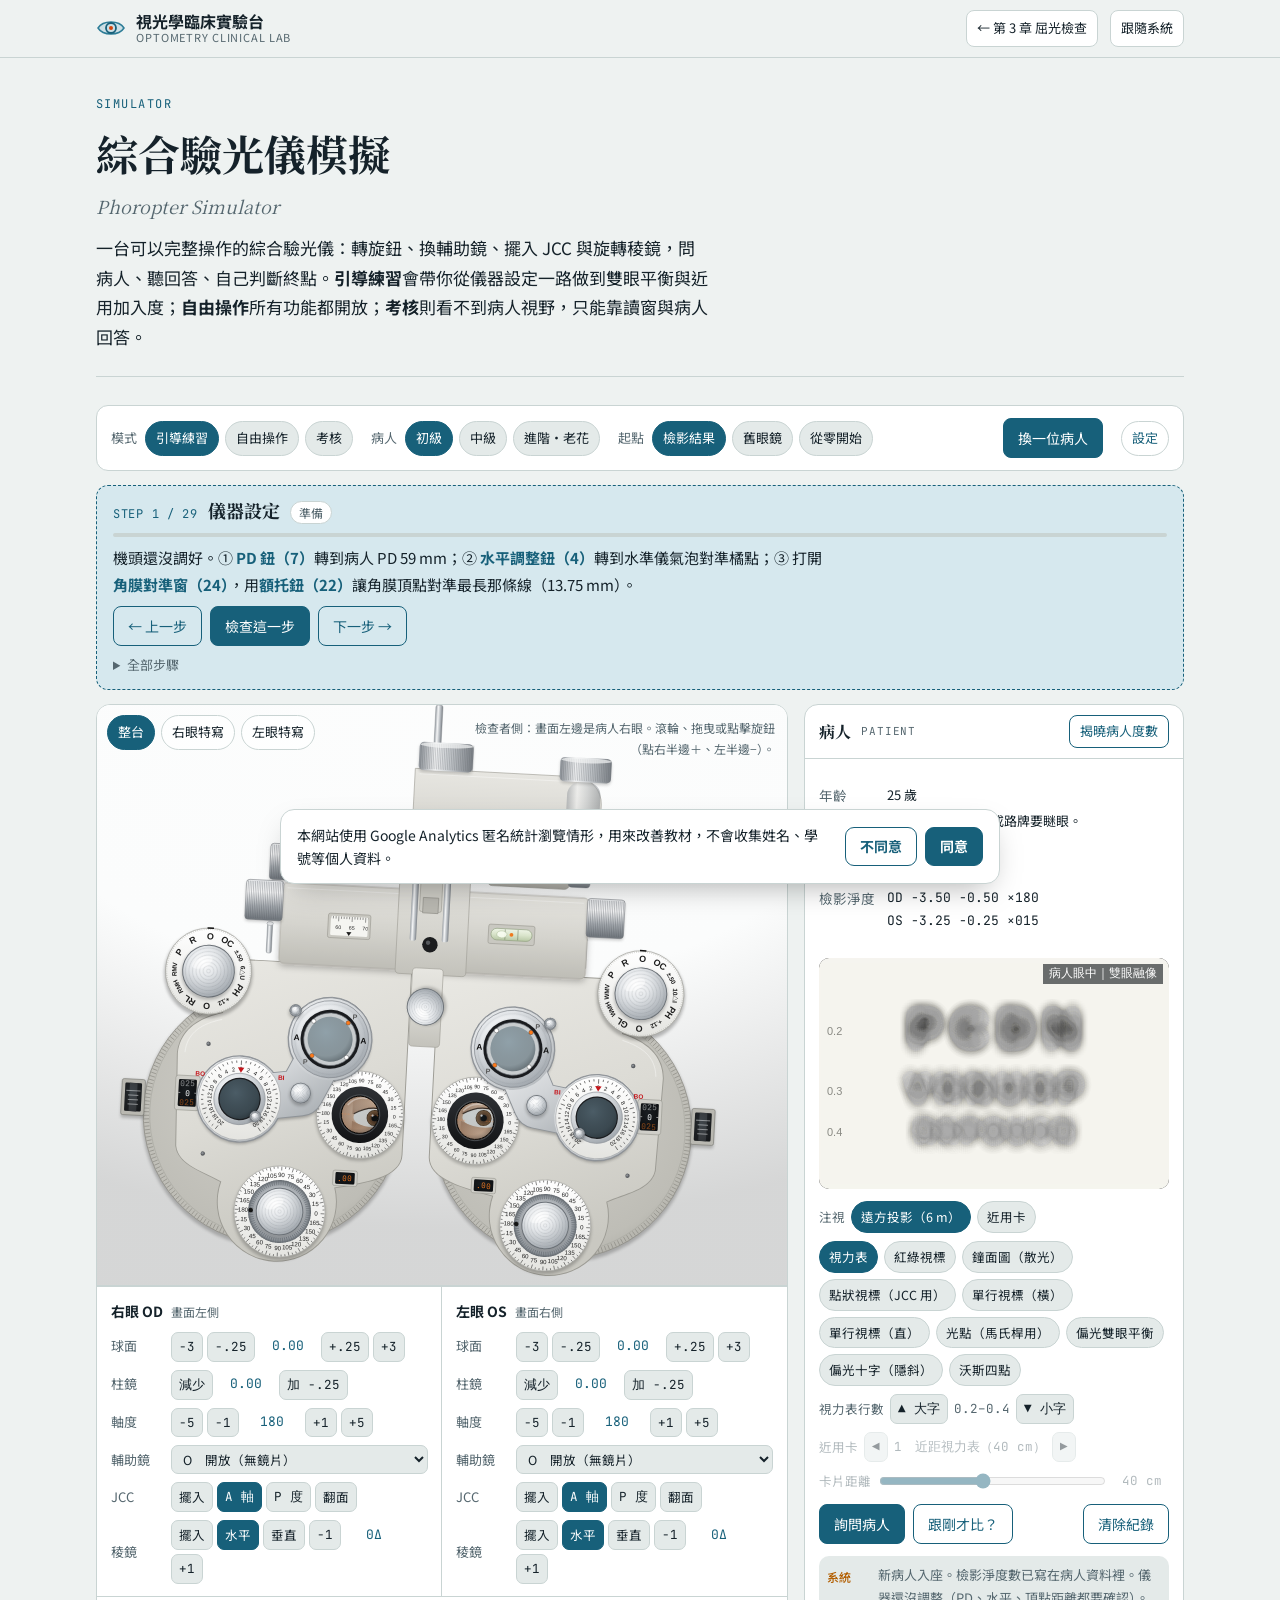
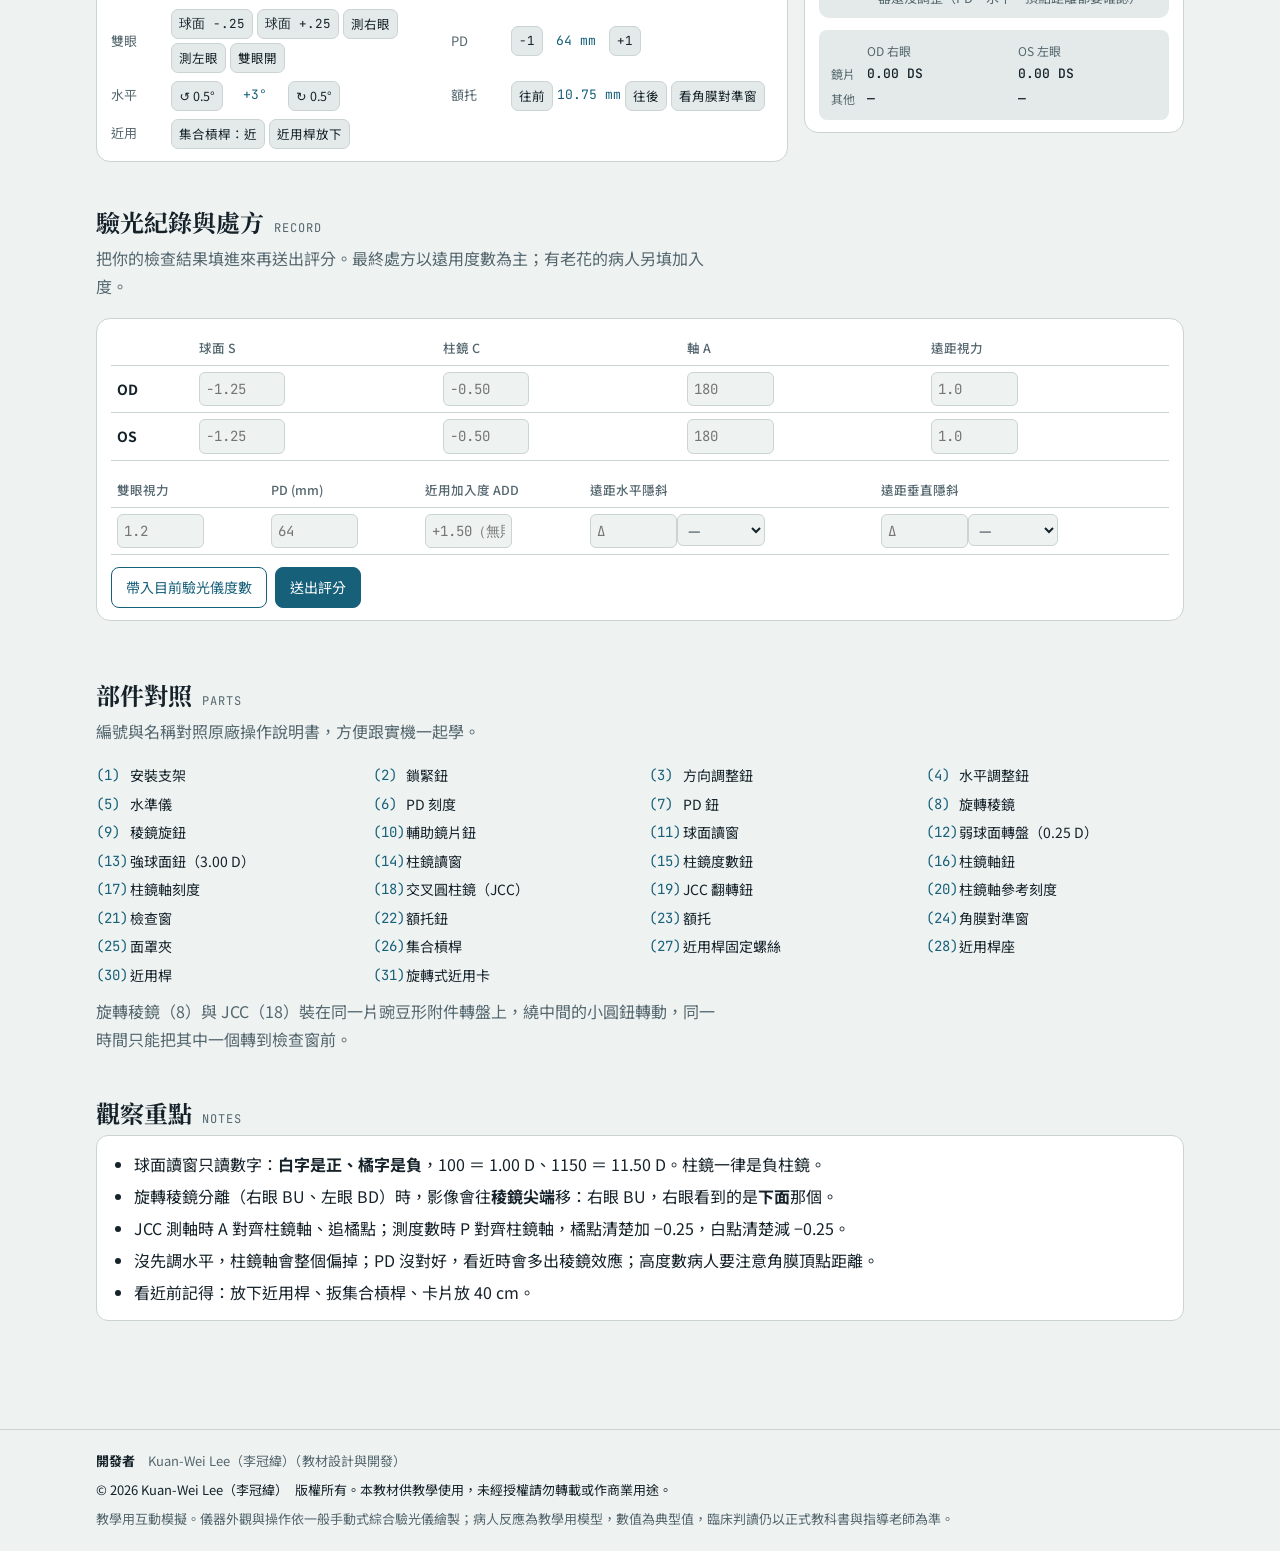
<file: phoropter.html>
<!doctype html>
<html lang="zh-Hant">
<head>
<meta charset="utf-8">
<meta name="viewport" content="width=device-width, initial-scale=1, viewport-fit=cover">
<script src="assets/analytics.js"></script>
<title>綜合驗光儀模擬｜視光學臨床實驗台</title>
<link rel="preconnect" href="https://fonts.googleapis.com">
<link rel="stylesheet" href="https://fonts.googleapis.com/css2?family=JetBrains+Mono:wght@400;500&family=Noto+Sans+TC:wght@400;500;700&family=Noto+Serif+TC:wght@600;700&display=swap">
<style>
/* 視光學臨床實驗台 — 共用樣式（沿用「視光光學實驗台」）
   Layout concept: 一張光學實驗台。頂部導覽列 + 單欄閱讀區；互動實驗為「畫布 + 控制面板」雙欄，手機時上下堆疊。 */
:root {
  --bg: #eef2f1;          /* 實驗台淺灰綠 */
  --surface: #ffffff;
  --surface-2: #e4eae9;
  --ink: #15222a;
  --muted: #55676f;
  --line: #c9d4d3;
  --accent: #17607a;      /* 鏡片玻璃藍綠 */
  --accent-soft: #d6e8ee;
  --ray: #d4450c;         /* 光線：雷射橘紅 */
  --ray-2: #1d7f4e;
  --ray-3: #6a46c9;
  --virtual: #d4450c;
  --glass: rgba(80, 160, 190, 0.22);
  --glass-edge: #2d7d97;
  --canvas: #fbfcfc;
  --grid: #e3e9e9;
  --ok: #1d7f4e;
  --warn: #b25e00;
  --bad: #b3261e;
  --retina: #b3261e;
  --font-display: "Noto Serif TC", "Songti TC", "PMingLiU", serif;
  --font-body: "Noto Sans TC", "PingFang TC", "Microsoft JhengHei", system-ui, sans-serif;
  --font-mono: "JetBrains Mono", "SFMono-Regular", Consolas, monospace;
  --radius: 10px;
}
@media (prefers-color-scheme: dark) {
  :root:not([data-theme="light"]) {
    --bg: #0f1719; --surface: #162125; --surface-2: #1c2a2f; --ink: #e2eaec; --muted: #93a6ad;
    --line: #2b3b40; --accent: #5cb3d0; --accent-soft: #1d3a45; --ray: #ff8048; --ray-2: #4fd08f;
    --ray-3: #a993ff; --virtual: #ff8048; --glass: rgba(92, 179, 208, 0.20); --glass-edge: #6fc3dd;
    --canvas: #111b1e; --grid: #1c292d; --ok: #4fd08f; --warn: #f0a447; --bad: #ff6b60; --retina: #ff6b60;
    color-scheme: dark;
  }
}
:root[data-theme="dark"] {
  --bg: #0f1719; --surface: #162125; --surface-2: #1c2a2f; --ink: #e2eaec; --muted: #93a6ad;
  --line: #2b3b40; --accent: #5cb3d0; --accent-soft: #1d3a45; --ray: #ff8048; --ray-2: #4fd08f;
  --ray-3: #a993ff; --virtual: #ff8048; --glass: rgba(92, 179, 208, 0.20); --glass-edge: #6fc3dd;
  --canvas: #111b1e; --grid: #1c292d; --ok: #4fd08f; --warn: #f0a447; --bad: #ff6b60; --retina: #ff6b60;
  color-scheme: dark;
}

* { box-sizing: border-box; }
[hidden] { display: none !important; }
html { -webkit-text-size-adjust: 100%; }
body {
  margin: 0; background: var(--bg); color: var(--ink);
  font-family: var(--font-body); font-size: 16px; line-height: 1.75;
}
a { color: var(--accent); }
h1, h2, h3 { font-family: var(--font-display); line-height: 1.35; text-wrap: balance; margin: 0; }
p { margin: 0; }
code, .mono { font-family: var(--font-mono); font-size: 0.92em; }
:focus-visible { outline: 2px solid var(--accent); outline-offset: 2px; }

/* ---------- 導覽列 ---------- */
.topbar {
  position: sticky; top: env(safe-area-inset-top, 0px); z-index: 20;
  background: color-mix(in srgb, var(--bg) 88%, transparent);
  backdrop-filter: blur(8px); border-bottom: 1px solid var(--line);
}
.topbar-inner {
  max-width: 1120px; margin: 0 auto; padding: 10px 16px;
  display: flex; align-items: center; gap: 12px; flex-wrap: wrap;
}
.brand { display: flex; align-items: center; gap: 10px; text-decoration: none; color: var(--ink); font-weight: 700; }
.brand svg { flex: none; }
.brand small { display: block; font-weight: 400; color: var(--muted); font-size: 11px; letter-spacing: 0.08em; line-height: 1.2; }
.brand span { line-height: 1.2; }
.topbar .spacer { flex: 1; }
.chapter-select {
  font: inherit; font-size: 14px; padding: 6px 10px; border-radius: 8px;
  border: 1px solid var(--line); background: var(--surface); color: var(--ink); max-width: 100%;
}
.theme-btn {
  font: inherit; font-size: 13px; padding: 6px 10px; border-radius: 8px; cursor: pointer;
  border: 1px solid var(--line); background: var(--surface); color: var(--ink);
}

/* ---------- 版面 ---------- */
.wrap { max-width: 1120px; margin: 0 auto; padding-inline: 16px; padding-block: 28px 64px; }
.chapter-head { display: grid; gap: 10px; padding-block: 8px 24px; border-bottom: 1px solid var(--line); margin-bottom: 28px; }
.eyebrow { font-family: var(--font-mono); font-size: 12px; letter-spacing: 0.12em; text-transform: uppercase; color: var(--accent); }
.chapter-head h1 { font-size: clamp(28px, 4.4vw, 42px); }
.chapter-head .en { font-family: var(--font-display); color: var(--muted); font-size: 18px; font-style: italic; }
.lede { max-width: 68ch; color: var(--ink); font-size: 17px; }

section.block { margin-block: 44px; }
section.block > h2 { font-size: 24px; margin-bottom: 6px; display: flex; gap: 10px; align-items: baseline; flex-wrap: wrap; }
section.block > h2 .tag { font-family: var(--font-mono); font-size: 12px; color: var(--muted); font-weight: 400; letter-spacing: 0.08em; }
section.block > .sub { color: var(--muted); margin-bottom: 18px; max-width: 70ch; }

.goals { display: grid; gap: 8px; margin: 0; padding: 0; list-style: none; }
.goals li { display: grid; grid-template-columns: 26px 1fr; gap: 8px; align-items: start; }
.goals li::before { content: "✓"; color: var(--accent); font-weight: 700; text-align: center; }

/* 核心觀念 */
.concepts { display: grid; grid-template-columns: repeat(auto-fit, minmax(240px, 1fr)); gap: 14px; }
.concept { background: var(--surface); border: 1px solid var(--line); border-radius: var(--radius); padding: 16px 18px; min-width: 0; }
.concept h3 { font-size: 17px; margin-bottom: 6px; }
.concept p { color: var(--ink); font-size: 15px; }
.concept .en-term { font-family: var(--font-mono); font-size: 12px; color: var(--muted); display: block; margin-bottom: 4px; }

/* ---------- 互動實驗 ---------- */
.lab { background: var(--surface); border: 1px solid var(--line); border-radius: 14px; overflow: hidden; margin-top: 18px; }
.lab-head { padding: 14px 18px; border-bottom: 1px solid var(--line); display: flex; gap: 12px; align-items: baseline; flex-wrap: wrap; }
.lab-head h3 { font-size: 19px; }
.lab-head .lab-no { font-family: var(--font-mono); font-size: 12px; color: var(--accent); letter-spacing: 0.1em; }
.lab-body { display: grid; grid-template-columns: minmax(0, 1fr) 300px; }
.lab-stage { min-width: 0; background: var(--canvas); border-right: 1px solid var(--line); position: relative; display: flex; flex-direction: column; justify-content: center; padding-block: 26px 4px; }
.lab-stage canvas { display: block; width: 100%; touch-action: none; }
.lab-stage .hint { position: absolute; right: 10px; top: 5px; font-size: 12px; color: var(--muted); pointer-events: none; background: color-mix(in srgb, var(--canvas) 80%, transparent); padding: 0 6px; border-radius: 4px; }
.lab-panel { padding: 16px 18px; display: grid; gap: 14px; align-content: start; min-width: 0; }
@media (max-width: 860px) {
  .lab-body { grid-template-columns: 1fr; }
  .lab-stage { border-right: 0; border-bottom: 1px solid var(--line); }
}
.ctrl { display: grid; gap: 4px; }
.ctrl label { font-size: 14px; display: flex; justify-content: space-between; gap: 8px; }
.ctrl label output { font-family: var(--font-mono); font-size: 13px; color: var(--accent); white-space: nowrap; font-variant-numeric: tabular-nums; }
.ctrl input[type=range] { width: 100%; accent-color: var(--accent); }
.seg { display: flex; flex-wrap: wrap; gap: 6px; }
.seg button {
  font: inherit; font-size: 13px; padding: 5px 10px; border-radius: 999px; cursor: pointer;
  border: 1px solid var(--line); background: var(--surface-2); color: var(--ink);
}
.seg button[aria-pressed="true"] { background: var(--accent); color: var(--surface); border-color: var(--accent); }
.btn {
  font: inherit; font-size: 14px; padding: 7px 14px; border-radius: 8px; cursor: pointer;
  border: 1px solid var(--accent); background: var(--accent); color: var(--surface);
}
.btn.ghost { background: transparent; color: var(--accent); }
.check { display: flex; gap: 8px; align-items: center; font-size: 14px; }
.ctrl label.check { justify-content: flex-start; }
.check input { accent-color: var(--accent); }

.readout { display: grid; gap: 2px; background: var(--surface-2); border-radius: 8px; padding: 10px 12px; font-size: 14px; }
.readout .row { display: flex; justify-content: space-between; gap: 8px; }
.readout .row b { font-family: var(--font-mono); font-weight: 500; font-variant-numeric: tabular-nums; text-align: right; }
.verdict { font-weight: 700; font-size: 15px; }
.pill { display: inline-block; padding: 1px 9px; border-radius: 999px; font-size: 12px; font-weight: 700; border: 1px solid currentColor; }
.pill.ok { color: var(--ok); } .pill.warn { color: var(--warn); } .pill.bad { color: var(--bad); } .pill.info { color: var(--accent); }

.observe { padding: 14px 18px; border-top: 1px solid var(--line); display: grid; gap: 10px; }
.observe h4 { margin: 0; font-size: 14px; color: var(--muted); letter-spacing: 0.05em; }
.observe ul { margin: 0; padding-left: 1.2em; display: grid; gap: 4px; }

/* 預測題 */
.predict { border: 1px dashed var(--accent); border-radius: var(--radius); padding: 14px 16px; background: var(--accent-soft); display: grid; gap: 10px; }
.predict .q { font-weight: 700; }
.predict .q::before { content: "先預測 → "; color: var(--accent); font-family: var(--font-mono); font-size: 12px; font-weight: 400; letter-spacing: 0.05em; }
.predict .opts { display: flex; flex-wrap: wrap; gap: 8px; }
.predict .opts button {
  font: inherit; font-size: 14px; padding: 6px 12px; border-radius: 8px; cursor: pointer;
  background: var(--surface); color: var(--ink); border: 1px solid var(--line);
}
.predict .opts button.right { border-color: var(--ok); color: var(--ok); font-weight: 700; }
.predict .opts button.wrong { border-color: var(--bad); color: var(--bad); text-decoration: line-through; }
.predict .why { font-size: 15px; }

/* 迷思 */
.myths { display: grid; gap: 10px; }
.myth { background: var(--surface); border: 1px solid var(--line); border-radius: var(--radius); }
.myth summary { cursor: pointer; padding: 12px 16px; font-weight: 700; list-style: none; display: grid; grid-template-columns: 52px 1fr; gap: 8px; }
.myth summary::-webkit-details-marker { display: none; }
.myth summary::before { content: "迷思"; color: var(--bad); font-size: 13px; border: 1px solid var(--bad); border-radius: 6px; text-align: center; height: fit-content; }
.myth[open] summary::before { content: "澄清"; color: var(--ok); border-color: var(--ok); }
.myth .fix { padding: 0 16px 14px 76px; }
@media (max-width: 520px) { .myth .fix { padding-left: 16px; } }

/* 公式補充 */
details.formula { background: var(--surface); border: 1px solid var(--line); border-radius: var(--radius); padding: 10px 16px; }
details.formula summary { cursor: pointer; color: var(--muted); font-size: 14px; }
details.formula .eq { font-family: var(--font-mono); background: var(--surface-2); padding: 6px 10px; border-radius: 6px; display: inline-block; margin: 6px 0; }
details.formula > div { display: grid; gap: 8px; padding-block: 8px; }

/* 測驗 */
.quiz { display: grid; gap: 16px; }
.qitem { background: var(--surface); border: 1px solid var(--line); border-radius: var(--radius); padding: 16px 18px; display: grid; gap: 10px; }
.qitem .qn { font-family: var(--font-mono); font-size: 12px; color: var(--muted); }
.qitem .qt { font-weight: 700; }
.qitem .qopts { display: grid; gap: 6px; }
.qitem .qopts button {
  text-align: left; font: inherit; font-size: 15px; padding: 8px 12px; border-radius: 8px; cursor: pointer;
  border: 1px solid var(--line); background: var(--surface-2); color: var(--ink);
}
.qitem .qopts button:disabled { cursor: default; }
.qitem .qopts button.right { border-color: var(--ok); background: color-mix(in srgb, var(--ok) 14%, var(--surface)); }
.qitem .qopts button.wrong { border-color: var(--bad); background: color-mix(in srgb, var(--bad) 12%, var(--surface)); }
.qitem .qexp { font-size: 15px; border-left: 3px solid var(--accent); padding-left: 10px; }
.quiz-score { display: flex; gap: 12px; align-items: center; flex-wrap: wrap; font-weight: 700; }

/* 專業英文 */
.terms-wrap { overflow-x: auto; }
table.terms { border-collapse: collapse; width: 100%; background: var(--surface); border: 1px solid var(--line); border-radius: var(--radius); font-size: 15px; }
table.terms th, table.terms td { text-align: left; padding: 8px 12px; border-bottom: 1px solid var(--line); vertical-align: top; }
table.terms th { font-size: 13px; color: var(--muted); font-weight: 500; background: var(--surface-2); }
table.terms td:first-child { font-family: var(--font-mono); font-size: 14px; white-space: nowrap; }

/* 章節底部導覽 */
.pager { display: grid; grid-template-columns: 1fr 1fr; gap: 12px; margin-top: 56px; }
.pager a { display: grid; gap: 2px; padding: 14px 16px; border: 1px solid var(--line); border-radius: var(--radius); background: var(--surface); text-decoration: none; color: var(--ink); min-width: 0; }
.pager a small { color: var(--muted); font-family: var(--font-mono); font-size: 12px; }
.pager a.next { text-align: right; grid-column: 2; }
footer.site { border-top: 1px solid var(--line); color: var(--muted); font-size: 13px; }
footer.site .wrap { padding-block: 20px; }
.foot-grid { display: grid; gap: 6px; }
.foot-grid b { color: var(--ink); font-weight: 700; }
.foot-grid .copy { color: var(--ink); }

@media (prefers-reduced-motion: reduce) { * { transition: none !important; animation: none !important; } }

/* ---------- 練習題 ---------- */
.practice { display: grid; gap: 16px; }
.prob { background: var(--surface); border: 1px solid var(--line); border-radius: 12px; padding: 16px 18px; display: grid; gap: 12px; min-width: 0; }
.prob-head { display: flex; gap: 10px; align-items: baseline; flex-wrap: wrap; }
.prob-head b { font-size: 16px; flex: 1; min-width: 12ch; }
.prob-id { font-family: var(--font-mono); font-size: 12px; color: var(--accent); letter-spacing: 0.06em; }
.prob-head .btn { font-size: 13px; padding: 4px 10px; }
.prob-q { font-size: 15.5px; max-width: 75ch; }
.prob-q .eq, .prob-steps .eq { font-family: var(--font-mono); font-size: 14px; background: var(--surface-2); padding: 1px 6px; border-radius: 5px; white-space: nowrap; }
.prob-parts { display: grid; gap: 8px; }
.prob-part { display: grid; grid-template-columns: minmax(0, 15em) auto 1fr; gap: 10px; align-items: center; }
.prob-part .pl { font-size: 14.5px; }
.prob-part .inp { display: inline-flex; align-items: center; gap: 6px; }
.prob-part input { font: inherit; font-family: var(--font-mono); font-size: 15px; width: 8.5em; padding: 5px 8px; border-radius: 7px; border: 1px solid var(--line); background: var(--bg); color: var(--ink); }
.prob-part .unit { font-family: var(--font-mono); font-size: 13px; color: var(--muted); }
.prob-part .mark { font-size: 13px; }
.prob-part .mark .ans { font-family: var(--font-mono); color: var(--accent); }
@media (max-width: 640px) { .prob-part { grid-template-columns: 1fr; gap: 4px; } }
.prob-actions { display: flex; gap: 8px; flex-wrap: wrap; align-items: center; }
.prob-actions .btn { font-size: 13.5px; padding: 6px 12px; }
.prob-actions .btn:disabled { opacity: 0.45; cursor: default; }
.prob-result { font-size: 14px; }
.linkish { font: inherit; font-size: 13px; background: none; border: 0; color: var(--accent); text-decoration: underline; cursor: pointer; padding: 0; }
.prob-steps { margin: 0; padding-left: 1.4em; display: grid; gap: 10px; }
.prob-steps:empty { display: none; }
.prob-steps li { padding-left: 4px; }
.prob-steps .sc { font-size: 15px; }
.prob-steps .se { font-family: var(--font-mono); font-size: 14px; background: var(--surface-2); border-radius: 7px; padding: 6px 10px; margin-top: 4px; overflow-x: auto; white-space: pre-wrap; }

/* ---------- 視光學臨床實驗台：新增元件 ---------- */
/* 教科書節次對照 */
.secmap { display: grid; gap: 6px; }
.secmap .sec { display: grid; grid-template-columns: 44px minmax(0, 1fr) auto; gap: 10px; align-items: center; background: var(--surface); border: 1px solid var(--line); border-left: 4px solid var(--line); border-radius: 8px; padding: 8px 12px; }
.secmap .sn { font-family: var(--font-mono); font-size: 12px; color: var(--muted); }
.secmap .st { font-weight: 500; min-width: 0; }
.secmap .st small { display: block; font-weight: 400; color: var(--muted); font-size: 12px; }
.secmap .sw { font-size: 12px; text-align: right; white-space: nowrap; }
.secmap .sw small { display: block; color: var(--muted); font-family: var(--font-mono); }
.secmap .s1 { border-left-color: var(--ok); } .secmap .s1 .sw { color: var(--ok); }
.secmap .s1p { border-left-color: var(--warn); } .secmap .s1p .sw { color: var(--warn); }
.secmap .s2 { border-left-color: var(--accent); } .secmap .s2 .sw { color: var(--accent); }
@media (max-width: 520px) { .secmap .sec { grid-template-columns: 36px minmax(0, 1fr); } .secmap .sw { grid-column: 2; text-align: left; } }

/* 下學期補充標記 */
.newtag { display: inline-block; font-family: var(--font-body); font-size: 11px; font-weight: 700; padding: 0 7px; border-radius: 999px; border: 1px solid var(--accent); color: var(--accent); vertical-align: middle; margin-left: 6px; letter-spacing: 0; }
.newtag.s1 { border-color: var(--ok); color: var(--ok); }
.newtag.s1p { border-color: var(--warn); color: var(--warn); }
.concept .newtag { margin: 0 0 4px; }

/* 非畫布型實驗：情境卡、清單、標籤 */
.sim { padding: 16px 18px; display: grid; gap: 14px; background: var(--canvas); }
.chips { display: flex; flex-wrap: wrap; gap: 8px; }
.chip { font: inherit; font-size: 14px; padding: 6px 12px; border-radius: 999px; cursor: pointer; border: 1px solid var(--line); background: var(--surface); color: var(--ink); }
.chip[aria-pressed="true"] { background: var(--accent); color: var(--surface); border-color: var(--accent); }
.chip.ok { border-color: var(--ok); color: var(--ok); font-weight: 700; }
.chip.bad { border-color: var(--bad); color: var(--bad); }
.dialog { display: grid; gap: 8px; }
.bubble { max-width: 85%; padding: 8px 12px; border-radius: 12px; font-size: 15px; background: var(--surface); border: 1px solid var(--line); }
.bubble.me { justify-self: end; background: var(--accent-soft); border-color: transparent; }
.bubble small { display: block; color: var(--muted); font-size: 11px; }
.slots { display: grid; grid-template-columns: repeat(auto-fill, minmax(150px, 1fr)); gap: 8px; }
.slot { border: 1px dashed var(--line); border-radius: 8px; padding: 8px 10px; font-size: 14px; background: var(--surface); min-height: 54px; }
.slot b { display: block; font-size: 12px; color: var(--muted); font-weight: 500; }
.slot.filled { border-style: solid; border-color: var(--ok); }
.order-list { display: grid; gap: 6px; padding: 0; margin: 0; list-style: none; counter-reset: o; }
.order-list li { display: grid; grid-template-columns: 28px minmax(0, 1fr) auto; gap: 8px; align-items: center; background: var(--surface); border: 1px solid var(--line); border-radius: 8px; padding: 6px 10px; font-size: 15px; }
.order-list li::before { counter-increment: o; content: counter(o); font-family: var(--font-mono); color: var(--accent); font-size: 13px; text-align: center; }
.order-list li.ok { border-color: var(--ok); } .order-list li.bad { border-color: var(--bad); }
.order-list .mv { display: flex; gap: 4px; }
.order-list .mv button { font: inherit; font-size: 13px; width: 30px; height: 28px; border-radius: 6px; border: 1px solid var(--line); background: var(--surface-2); color: var(--ink); cursor: pointer; }
.rec { font-family: var(--font-mono); font-size: 13.5px; background: var(--surface-2); border-radius: 8px; padding: 10px 12px; white-space: pre-wrap; overflow-x: auto; }
table.mini { border-collapse: collapse; width: 100%; font-size: 14px; background: var(--surface); }
table.mini th, table.mini td { border: 1px solid var(--line); padding: 5px 8px; text-align: center; }
table.mini th { background: var(--surface-2); font-weight: 500; color: var(--muted); font-size: 13px; }
table.mini td.hl { background: var(--accent-soft); font-weight: 700; }
.wkplan { display: grid; gap: 6px; }
.wkplan .wk { display: grid; grid-template-columns: 56px minmax(0, 1fr) auto; gap: 10px; align-items: baseline; background: var(--surface); border: 1px solid var(--line); border-radius: 8px; padding: 8px 12px; font-size: 15px; }
.wkplan .wk b { font-family: var(--font-mono); color: var(--accent); font-weight: 500; font-size: 13px; }
.wkplan .wk a { font-size: 13px; white-space: nowrap; }
.wkplan .wk.exam { background: var(--surface-2); }
.legend { display: flex; gap: 14px; flex-wrap: wrap; font-size: 13px; color: var(--muted); }
.legend span::before { content: ""; display: inline-block; width: 10px; height: 10px; border-radius: 3px; margin-right: 6px; vertical-align: -1px; background: var(--c); }
.row-btns { display: flex; flex-wrap: wrap; gap: 8px; }
.dialog .bubble small { display: block; }
.lab-panel .dialog { max-height: 260px; overflow-y: auto; }
.select, input.num { font: inherit; font-size: 14px; padding: 6px 10px; border-radius: 8px; border: 1px solid var(--line); background: var(--surface); color: var(--ink); width: 100%; }

/* ---------- 綜合驗光儀模擬：專屬樣式 ---------- */
.sim-bar { display: flex; flex-wrap: wrap; gap: 10px 18px; align-items: center; background: var(--surface); border: 1px solid var(--line); border-radius: 12px; padding: 12px 14px; }
.sim-bar .grp { display: flex; align-items: center; gap: 8px; flex-wrap: wrap; }
.sim-bar .grp > span { font-size: 13px; color: var(--muted); }
.sim-bar details { position: relative; }
.sim-bar details summary { cursor: pointer; font-size: 13px; color: var(--accent); list-style: none; padding: 5px 10px; border: 1px solid var(--line); border-radius: 999px; }
.sim-bar details summary::-webkit-details-marker { display: none; }
.sim-bar details .menu { position: absolute; right: 0; top: calc(100% + 6px); z-index: 30; background: var(--surface); border: 1px solid var(--line); border-radius: 10px; padding: 12px 14px; display: grid; gap: 10px; width: min(320px, 86vw); box-shadow: 0 10px 30px rgba(0,0,0,.15); }
.spacer { flex: 1; }

/* 引導列 */
.guide { margin-top: 14px; background: var(--accent-soft); border: 1px dashed var(--accent); border-radius: 12px; padding: 12px 16px; display: grid; gap: 8px; }
.guide-top { display: flex; gap: 10px; align-items: baseline; flex-wrap: wrap; }
.guide-top .no { font-family: var(--font-mono); font-size: 12px; color: var(--accent); letter-spacing: .06em; }
.guide-top h3 { font-size: 18px; }
.guide-top .phase { font-size: 12px; color: var(--muted); border: 1px solid var(--line); border-radius: 999px; padding: 0 8px; background: var(--surface); }
.guide .how { font-size: 15px; max-width: 90ch; }
.guide .how b { color: var(--accent); }
.guide .acts { display: flex; gap: 8px; flex-wrap: wrap; align-items: center; }
.guide .fb { font-size: 14.5px; border-left: 3px solid var(--accent); padding-left: 10px; }
.guide .fb:empty { display: none; }
.guide .bar { height: 4px; background: var(--line); border-radius: 4px; overflow: hidden; }
.guide .bar i { display: block; height: 100%; background: var(--accent); width: 0; transition: width .3s; }
.guide details summary { cursor: pointer; font-size: 13px; color: var(--muted); }
.steplist { list-style: none; margin: 8px 0 0; padding: 0; display: grid; gap: 2px; grid-template-columns: repeat(auto-fill, minmax(230px, 1fr)); }
.steplist li { font-size: 13px; padding: 3px 8px; border-radius: 6px; cursor: pointer; display: flex; gap: 6px; }
.steplist li::before { content: "○"; color: var(--muted); }
.steplist li.done::before { content: "●"; color: var(--ok); }
.steplist li.cur { background: var(--surface); font-weight: 700; }

/* 主區 */
.ph-sim { display: grid; grid-template-columns: minmax(0, 1fr) 380px; gap: 16px; margin-top: 14px; align-items: start; }
@media (max-width: 1000px) { .ph-sim { grid-template-columns: 1fr; } }
.card { background: var(--surface); border: 1px solid var(--line); border-radius: 14px; overflow: hidden; min-width: 0; }
.card-head { padding: 10px 14px; border-bottom: 1px solid var(--line); display: flex; gap: 10px; align-items: center; flex-wrap: wrap; }
.card-head h3 { font-size: 16px; }
.card-head .tag { font-family: var(--font-mono); font-size: 11px; color: var(--muted); letter-spacing: .08em; }
.card-body { padding: 12px 14px; display: grid; gap: 12px; }

/* 機頭 */
.phoro-wrap { position: relative; background:
  radial-gradient(120% 90% at 50% 0%, color-mix(in srgb, var(--canvas) 70%, #ffffff) 0%, var(--canvas) 55%, color-mix(in srgb, var(--canvas) 85%, #000) 100%);
  border-bottom: 1px solid var(--line); }
#phoroSvg { display: block; width: 100%; height: auto; touch-action: none; user-select: none; -webkit-user-select: none; }
#phoroSvg .hit, #phoroSvg [data-part] { cursor: grab; }
#phoroSvg .dragging, #phoroSvg .dragging * { cursor: grabbing !important; }
#phoroSvg .swing { transition: transform .45s cubic-bezier(.3,.8,.3,1); }
#phoroSvg .lobe { transition: transform .35s ease; }
#phoroSvg #head { transition: transform .35s ease; }
#phoroSvg .knurl { stroke: #6a7076; stroke-width: 1; }
#phoroSvg .knurlDisc { stroke: #8e8d86; stroke-width: 1.1; }
#phoroSvg .knurlLight { stroke: #b9b9b2; stroke-width: .8; }
#phoroSvg text { font-family: "Helvetica Neue", Arial, "Noto Sans TC", sans-serif; pointer-events: none; }
#phoroSvg .auxTxt { font-size: 14px; font-weight: 700; text-anchor: middle; fill: #1d1d1d; }
#phoroSvg .auxTxt.sm { font-size: 10px; letter-spacing: -.2px; }
#phoroSvg .refTxt { font-size: 8px; text-anchor: middle; fill: #1a1a1a; }
#phoroSvg .axTxt { font-size: 9.5px; text-anchor: middle; fill: #1a1a1a; }
#phoroSvg .prTxt { font-size: 9px; text-anchor: middle; fill: #1a1a1a; }
#phoroSvg .prBase { font-size: 10px; font-weight: 700; text-anchor: middle; fill: #c4161c; }
#phoroSvg .winTxt { font-family: "JetBrains Mono", monospace; font-size: 12px; text-anchor: middle; fill: #ff7a1a; }
#phoroSvg .drumTxt { font-family: "JetBrains Mono", monospace; font-size: 12.5px; font-weight: 500; text-anchor: middle; }
#phoroSvg .drumTxt.sm { font-size: 10px; }
#phoroSvg .drumTxt.neg { fill: #ff7a1a; } #phoroSvg .drumTxt.pos { fill: #f5f5f5; }
#phoroSvg .pdTxt { font-size: 8px; text-anchor: middle; fill: #222; }
#phoroSvg .jccTxt { font-size: 11px; font-weight: 700; text-anchor: middle; fill: #555; }
#phoroSvg .jccTxt.on { fill: #111; font-size: 13px; }
#phoroSvg .jccPow { font-size: 8px; text-anchor: middle; fill: #3d4246; }
#phoroSvg .cardTxt { font-size: 16px; font-weight: 700; text-anchor: middle; fill: #333; }
#phoroSvg .cardSub { font-size: 11px; text-anchor: middle; fill: #555; }
#phoroSvg .knob:hover > circle:nth-child(2), #phoroSvg .hit:hover { filter: brightness(1.04); }
.phoro-tools { position: absolute; left: 10px; top: 10px; display: flex; gap: 6px; flex-wrap: wrap; z-index: 2; }
.phoro-tools .seg button:not([aria-pressed="true"]) { background: color-mix(in srgb, var(--surface) 85%, transparent); }
.phoro-hint { position: absolute; right: 12px; top: 12px; font-size: 12px; color: var(--muted); max-width: 46%; text-align: right; pointer-events: none; }
.tip { position: fixed; z-index: 50; pointer-events: none; background: #14202a; color: #fff; font-size: 13px; line-height: 1.5; padding: 6px 10px; border-radius: 8px; max-width: 280px; box-shadow: 0 6px 20px rgba(0,0,0,.25); opacity: 0; transition: opacity .12s; }
.tip.on { opacity: 1; }
.tip small { display: block; color: #9fb7c4; font-size: 11.5px; }
.flash { position: fixed; z-index: 51; pointer-events: none; font-family: var(--font-mono); font-size: 13px; background: var(--accent); color: var(--surface); padding: 2px 8px; border-radius: 6px; transform: translate(-50%, -140%); opacity: 0; transition: opacity .15s; }
.flash.on { opacity: 1; }

/* 控制台 */
.dock { display: grid; grid-template-columns: repeat(auto-fit, minmax(330px, 1fr)); gap: 0; }
.dock .eyecol { padding: 12px 14px; display: grid; gap: 8px; align-content: start; }
.dock .eyecol + .eyecol { border-left: 1px solid var(--line); }
.dock h4 { margin: 0; font-size: 14px; display: flex; gap: 8px; align-items: baseline; }
.dock h4 small { color: var(--muted); font-weight: 400; font-size: 12px; }
.drow { display: grid; grid-template-columns: 3.4em 1fr; gap: 6px; align-items: center; }
.drow > label { font-size: 13px; color: var(--muted); }
.drow .btns { display: flex; gap: 4px; flex-wrap: wrap; align-items: center; }
.mini { font: inherit; font-size: 12.5px; padding: 3px 7px; border-radius: 7px; border: 1px solid var(--line); background: var(--surface-2); color: var(--ink); cursor: pointer; font-family: var(--font-mono); }
.mini:hover { border-color: var(--accent); }
.mini[aria-pressed="true"] { background: var(--accent); color: var(--surface); border-color: var(--accent); }
.mini.zh { font-family: var(--font-body); }
.val { font-family: var(--font-mono); font-size: 13px; min-width: 4.4em; text-align: center; color: var(--accent); font-variant-numeric: tabular-nums; }
select.mini { font-family: var(--font-body); width: 100%; min-width: 0; }
.drow .btns { min-width: 0; }
.dock .shared { grid-column: 1 / -1; border-top: 1px solid var(--line); padding: 12px 14px; display: grid; grid-template-columns: repeat(auto-fit, minmax(250px, 1fr)); gap: 8px 18px; }
.dock .eyecol { border-top: 1px solid var(--line); }
.dock .eyecol + .eyecol { box-shadow: -1px 0 0 var(--line); border-left: 0 !important; }
.exam .dock .val, .exam .readout-live { visibility: hidden; }

/* 病人 */
.pt-info { display: grid; grid-template-columns: auto 1fr; gap: 2px 12px; font-size: 13.5px; }
.pt-info dt { color: var(--muted); }
.pt-info dd { margin: 0; font-family: var(--font-mono); font-size: 13px; }
.pt-info dd.zh { font-family: var(--font-body); }
#ptCanvas { display: block; width: 100%; border-radius: 10px; background: #111; }
.remote { display: grid; gap: 8px; }
.remote .seg button { font-size: 12.5px; padding: 4px 9px; }
.remote .row { display: flex; gap: 6px; flex-wrap: wrap; align-items: center; }
.remote .row > span { font-size: 12.5px; color: var(--muted); }
.dialog { display: grid; gap: 6px; max-height: 300px; overflow-y: auto; padding: 8px; background: var(--surface-2); border-radius: 10px; font-size: 14px; scroll-behavior: smooth; }
.dialog:empty::before { content: "病人回答會顯示在這裡。"; color: var(--muted); font-size: 13px; }
.msg { display: grid; grid-template-columns: 3.2em 1fr; gap: 6px; align-items: start; }
.msg b { font-size: 12px; color: var(--muted); font-weight: 500; padding-top: 2px; }
.msg.me span { color: var(--accent); }
.msg.pt span { color: var(--ink); }
.msg.sys span { color: var(--muted); font-size: 13px; }
.msg.sys b { color: var(--warn); }
.ask-row { display: flex; gap: 8px; flex-wrap: wrap; }

/* 讀值 */
.live { display: grid; grid-template-columns: auto 1fr 1fr; gap: 2px 12px; font-size: 13px; background: var(--surface-2); border-radius: 8px; padding: 10px 12px; }
.live b { font-family: var(--font-mono); font-weight: 500; font-variant-numeric: tabular-nums; }
.live .h { color: var(--muted); font-size: 12px; }

/* 紀錄表 */
.rx { display: grid; gap: 12px; }
.rx table { border-collapse: collapse; width: 100%; font-size: 14px; }
.rx th, .rx td { border-bottom: 1px solid var(--line); padding: 6px 6px; text-align: left; }
.rx th { font-size: 12.5px; color: var(--muted); font-weight: 500; }
.rx input, .rx select { font: inherit; font-family: var(--font-mono); font-size: 14px; width: 6.2em; padding: 4px 6px; border: 1px solid var(--line); border-radius: 6px; background: var(--bg); color: var(--ink); }
.rx select { width: auto; font-family: var(--font-body); }
.rx .acts { display: flex; gap: 8px; flex-wrap: wrap; }
.rx-wrap { overflow-x: auto; }
.result { display: grid; gap: 12px; }
.result table td .pill { margin-left: 4px; }
.audit { list-style: none; margin: 0; padding: 0; display: grid; gap: 6px; }
.audit li { display: grid; grid-template-columns: 4.4em 1fr; gap: 8px; font-size: 14px; align-items: start; }
.score-big { font-family: var(--font-display); font-size: 28px; }

/* 角膜對準 */
dialog.cornea { border: 1px solid var(--line); border-radius: 14px; padding: 0; background: var(--surface); color: var(--ink); width: min(440px, 92vw); }
dialog.cornea::backdrop { background: rgba(0,0,0,.45); }
dialog.cornea .hd { padding: 12px 16px; border-bottom: 1px solid var(--line); display: flex; justify-content: space-between; align-items: center; }
dialog.cornea .bd { padding: 14px 16px; display: grid; gap: 12px; }
dialog.cornea svg { width: 100%; height: auto; background: #0c0e10; border-radius: 10px; }

.parts { display: grid; grid-template-columns: repeat(auto-fill, minmax(250px, 1fr)); gap: 4px 18px; font-size: 14px; margin: 8px 0 0; padding: 0; list-style: none; }
.parts li { display: grid; grid-template-columns: 2.4em 1fr; }
.parts li span { font-family: var(--font-mono); color: var(--accent); }

@media (max-width: 700px) { .phoro-hint { display: none; } .phoro-tools { position: static; padding: 10px 10px 0; } }

</style>
</head>
<body>
<header class="topbar">
  <div class="topbar-inner">
    <a class="brand" href="home.html"><svg width="30" height="30" viewBox="0 0 30 30" aria-hidden="true"><path d="M2 15 C7 7 23 7 28 15 C23 23 7 23 2 15Z" fill="var(--glass)" stroke="var(--glass-edge)" stroke-width="1.5"/><circle cx="15" cy="15" r="5" fill="none" stroke="var(--accent)" stroke-width="1.8"/><circle cx="15" cy="15" r="2" fill="var(--ray)"/></svg><span>視光學臨床實驗台<small>OPTOMETRY CLINICAL LAB</small></span></a>
    <div class="spacer"></div>
    <a class="theme-btn" href="ch03.html" style="text-decoration:none">← 第 3 章 屈光檢查</a>
    <button class="theme-btn" id="theme-btn" type="button">跟隨系統</button>
  </div>
</header>

<main class="wrap" id="app">
  <div class="chapter-head">
    <div class="eyebrow">Simulator</div>
    <h1>綜合驗光儀模擬</h1>
    <div class="en">Phoropter Simulator</div>
    <p class="lede">一台可以完整操作的綜合驗光儀：轉旋鈕、換輔助鏡、擺入 JCC 與旋轉稜鏡，問病人、聽回答、自己判斷終點。<b>引導練習</b>會帶你從儀器設定一路做到雙眼平衡與近用加入度；<b>自由操作</b>所有功能都開放；<b>考核</b>則看不到病人視野，只能靠讀窗與病人回答。</p>
  </div>

  <div class="sim-bar" id="simBar">
    <div class="grp"><span>模式</span><div class="seg" id="modeSeg"><button data-v="guide" aria-pressed="true">引導練習</button><button data-v="free">自由操作</button><button data-v="exam">考核</button></div></div>
    <div class="grp"><span>病人</span><div class="seg" id="lvSeg"><button data-v="1" aria-pressed="true">初級</button><button data-v="2">中級</button><button data-v="3">進階・老花</button></div></div>
    <div class="grp"><span>起點</span><div class="seg" id="srcSeg"><button data-v="ret" aria-pressed="true">檢影結果</button><button data-v="old">舊眼鏡</button><button data-v="zero">從零開始</button></div></div>
    <div class="spacer"></div>
    <button class="btn" id="newPt" type="button">換一位病人</button>
    <details id="setMenu"><summary>設定</summary>
      <div class="menu">
        <div class="ctrl"><label>JCC 度數</label><div class="seg" id="jccPowSeg"><button data-v="0.25" aria-pressed="true">±0.25</button><button data-v="0.37">±0.37</button><button data-v="0.5">±0.50</button></div></div>
        <div class="ctrl"><label>病人反應</label><div class="seg" id="relSeg"><button data-v="ideal" aria-pressed="true">理想（每次一致）</button><button data-v="real">真實（偶爾猶豫）</button></div></div>
        <label class="check"><input type="checkbox" id="optTips" checked> 滑過部件時顯示名稱與用法</label>
        <label class="check"><input type="checkbox" id="optJccNote" checked> JCC 翻面時在對話紀錄標出橘點位置</label>
        <label class="check"><input type="checkbox" id="optView" checked> 顯示病人視野（考核模式一律隱藏）</label>
      </div>
    </details>
  </div>

  <section class="guide" id="guide" aria-live="polite">
    <div class="guide-top"><span class="no" id="gNo">STEP 1 / 1</span><h3 id="gTitle">—</h3><span class="phase" id="gPhase">—</span></div>
    <div class="bar"><i id="gBar"></i></div>
    <p class="how" id="gHow"></p>
    <div class="acts">
      <button class="btn ghost" id="gPrev" type="button">← 上一步</button>
      <button class="btn" id="gCheck" type="button">檢查這一步</button>
      <button class="btn ghost" id="gNext" type="button">下一步 →</button>
    </div>
    <div class="fb" id="gFb"></div>
    <details><summary>全部步驟</summary><ol class="steplist" id="gList"></ol></details>
  </section>

  <div class="ph-sim">
    <div class="card" id="phoroCard">
      <div class="phoro-wrap">
        <div class="phoro-tools">
          <div class="seg" id="viewSeg"><button data-v="all" aria-pressed="true">整台</button><button data-v="R">右眼特寫</button><button data-v="L">左眼特寫</button></div>
        </div>
        <div class="phoro-hint">檢查者側：畫面左邊是病人右眼。滾輪、拖曳或點擊旋鈕（點右半邊＋、左半邊−）。</div>
        <div id="phoroHost"></div>
      </div>
      <div class="dock" id="dock"></div>
    </div>

    <div class="card" id="ptCard">
      <div class="card-head"><h3>病人</h3><span class="tag">PATIENT</span><span class="spacer"></span><button class="btn ghost" id="reveal" type="button" style="font-size:13px;padding:4px 10px">揭曉病人度數</button></div>
      <div class="card-body">
        <dl class="pt-info" id="ptInfo"></dl>
        <canvas id="ptCanvas" aria-label="病人眼中看到的視標"></canvas>
        <div class="remote" id="remote"></div>
        <div class="ask-row">
          <button class="btn" id="ask" type="button">詢問病人</button>
          <button class="btn ghost" id="cmp" type="button">跟剛才比？</button>
          <button class="btn ghost" id="clr" type="button" style="margin-left:auto">清除紀錄</button>
        </div>
        <div class="dialog" id="dlg" aria-live="polite"></div>
        <div class="live readout-live" id="live"></div>
      </div>
    </div>
  </div>

  <section class="block">
    <h2>驗光紀錄與處方 <span class="tag">RECORD</span></h2>
    <p class="sub">把你的檢查結果填進來再送出評分。最終處方以遠用度數為主；有老花的病人另填加入度。</p>
    <div class="card"><div class="card-body rx" id="rx"></div></div>
    <div class="result" id="result" style="margin-top:14px"></div>
  </section>

  <section class="block">
    <h2>部件對照 <span class="tag">PARTS</span></h2>
    <p class="sub">編號與名稱對照原廠操作說明書，方便跟實機一起學。</p>
    <ul class="parts" id="partsList"></ul>
  </section>

  <section class="block">
    <h2>觀察重點 <span class="tag">NOTES</span></h2>
    <div class="observe" style="background:var(--surface);border:1px solid var(--line);border-radius:12px">
      <ul>
        <li>球面讀窗只讀數字：<b>白字是正、橘字是負</b>，100 ＝ 1.00 D、1150 ＝ 11.50 D。柱鏡一律是負柱鏡。</li>
        <li>旋轉稜鏡分離（右眼 BU、左眼 BD）時，影像會往<b>稜鏡尖端</b>移：右眼 BU，右眼看到的是<b>下面</b>那個。</li>
        <li>JCC 測軸時 A 對齊柱鏡軸、追橘點；測度數時 P 對齊柱鏡軸，橘點清楚加 −0.25，白點清楚減 −0.25。</li>
        <li>沒先調水平，柱鏡軸會整個偏掉；PD 沒對好，看近時會多出稜鏡效應；高度數病人要注意角膜頂點距離。</li>
        <li>看近前記得：放下近用桿、扳集合槓桿、卡片放 40 cm。</li>
      </ul>
    </div>
  </section>
</main>

<footer class="site"><div class="wrap foot-grid">
  <div><b>開發者</b>　Kuan-Wei Lee（李冠緯）（教材設計與開發）</div>
  <div class="copy">© 2026 Kuan-Wei Lee（李冠緯）　版權所有。本教材供教學使用，未經授權請勿轉載或作商業用途。</div>
  <div>教學用互動模擬。儀器外觀與操作依一般手動式綜合驗光儀繪製；病人反應為教學用模型，數值為典型值，臨床判讀仍以正式教科書與指導老師為準。</div>
</div></footer>

<dialog class="cornea" id="corneaDlg">
  <div class="hd"><b>角膜對準窗（24）</b><button class="btn ghost" id="corneaClose" type="button" style="font-size:13px;padding:3px 10px">關閉</button></div>
  <div class="bd">
    <p style="font-size:14px">從側面看病人角膜頂點：對齊<b>最長那條線</b>表示頂點距離為 13.75 mm；往後每條短線多 2 mm。</p>
    <svg viewBox="0 0 400 200" id="corneaSvg"></svg>
    <div class="row-btns" style="display:flex;gap:8px;flex-wrap:wrap;align-items:center">
      <span style="font-size:13px;color:var(--muted)">額托鈕（22）</span>
      <button class="mini zh" data-act="fore" data-d="-0.5" type="button">額托往前（靠近鏡片）</button>
      <button class="mini zh" data-act="fore" data-d="0.5" type="button">額托往後</button>
      <span class="val" id="corneaVal"></span>
    </div>
  </div>
</dialog>

<div class="tip" id="tip"></div>
<div class="flash" id="flash"></div>

<script>
/* =========================================================================
   光學與病人模型（純函式：輸入儀器狀態 S 與病人 P，輸出病人的知覺與回答）
   慣例：
   - 鏡片與屈光一律用負柱鏡、TABO 軸度（檢查者面對病人，逆時針為正）。
   - K：病人在標準頂點距離 13.75 mm 時「需要的矯正鏡片」。
   - need：還需要多少矯正（K − 已放鏡片）。need < 0 → 仍有近視；need > 0 → 需要加正（遠視性殘餘，可用調節抵銷）。
   - 稜鏡：bo > 0 為 BO、< 0 為 BI；bu > 0 為 BU、< 0 為 BD。
   ========================================================================= */
const OPT = (() => {
  const D2R = Math.PI / 180;
  const q4 = (x) => Math.round(x * 4) / 4;
  const clamp = (x, a, b) => Math.max(a, Math.min(b, x));
  const ax180 = (a) => { let r = ((Math.round(a) % 180) + 180) % 180; return r === 0 ? 180 : r; };
  const MINUS = "−";
  const sD = (x, dp = 2) => { const v = Math.abs(x) < 0.0049 ? 0 : x; return (v > 0 ? "+" : v < 0 ? MINUS : "") + Math.abs(v).toFixed(dp); };
  const fmtAx = (a) => String(ax180(a)).padStart(3, "0");
  const fmtRx = (s, c, a) => Math.abs(c) < 0.01 ? `${sD(s)} DS` : `${sD(s)} ${sD(c)} ×${fmtAx(a)}`;

  /* ---------- power vector ---------- */
  const vec = (s, c, a) => { const r = 2 * a * D2R; return { M: s + c / 2, J0: -c / 2 * Math.cos(r), J45: -c / 2 * Math.sin(r) }; };
  const vadd = (...vs) => vs.reduce((p, q) => ({ M: p.M + q.M, J0: p.J0 + q.J0, J45: p.J45 + q.J45 }), { M: 0, J0: 0, J45: 0 });
  const vsub = (p, q) => ({ M: p.M - q.M, J0: p.J0 - q.J0, J45: p.J45 - q.J45 });
  const sca = (v) => { const r = Math.hypot(v.J0, v.J45); const c = -2 * r; let a = Math.atan2(v.J45, v.J0) / D2R / 2; a = (a + 180) % 180; return { s: v.M - c / 2, c, a: a < 0.5 ? 180 : a }; };
  const merid = (v, phi) => v.M + v.J0 * Math.cos(2 * phi * D2R) + v.J45 * Math.sin(2 * phi * D2R);
  const principal = (v) => { const r = Math.hypot(v.J0, v.J45); const th = Math.atan2(v.J45, v.J0) / D2R / 2; return { p1: v.M + r, th1: th, p2: v.M - r, th2: th + 90 }; };
  const fromPrincipal = (p1, th1, p2) => { const r = (p1 - p2) / 2; return { M: (p1 + p2) / 2, J0: r * Math.cos(2 * th1 * D2R), J45: r * Math.sin(2 * th1 * D2R) }; };
  // 頂點距離：鏡片離角膜 v mm；換算成 13.75 mm 標準位置的等效度數
  function effectivity(L, vMM) {
    const d = (vMM - 13.75) / 1000; if (Math.abs(d) < 1e-6) return L;
    const p = principal(L); const f = (F) => F / (1 - d * F);
    return fromPrincipal(f(p.p1), p.th1, f(p.p2));
  }

  /* ---------- 輔助鏡盤（依說明書 Fig.15 / Fig.16，從 12 點鐘順時針） ---------- */
  const AUX = {
    R: ["O", "OC", "±.50", "6ΔU", "PH", "+.12", "O2", "RL", "RMH", "RMV", "P", "R"],
    L: ["O", "OC", "±.50", "10ΔI", "PH", "+.12", "O2", "GL", "WMH", "WMV", "P", "R"],
  };
  const AUX_NAME = {
    O: "開放（無鏡片）", O2: "開放（無鏡片）", OC: "遮眼板", "±.50": "±0.50 交叉圓柱鏡（正軸 180，近用十字格用）",
    "6ΔU": "6Δ 基底朝上（近距水平隱斜分離用）", "10ΔI": "10Δ 基底朝內（近距垂直隱斜分離用）", PH: "針孔（1 mm）", "+.12": "+0.12 D 球面",
    RL: "紅色濾片", GL: "綠色濾片", RMH: "紅色馬氏桿（桿水平 → 看到垂直紅線）", RMV: "紅色馬氏桿（桿垂直 → 看到水平紅線）",
    WMH: "白色馬氏桿（桿水平 → 看到垂直白線）", WMV: "白色馬氏桿（桿垂直 → 看到水平白線）", P: "偏光片", R: "檢影鏡片 +1.50（67 cm）",
  };
  const isOpen = (a) => a === "O" || a === "O2";
  const isMaddox = (a) => /^(R|W)M[HV]$/.test(a);

  /* ---------- 近用卡（說明書 3.7） ---------- */
  const CARDS = {
    1: { t: "近距視力表（40 cm）", kind: "nva" }, 2: { t: "老花檢查（十字格）", kind: "grid" }, 3: { t: "近、中距水平隱斜（橫排字）", kind: "row" },
    4: { t: "近距視力表（40 cm）", kind: "nva" }, 5: { t: "老花檢查（十字格）", kind: "grid" }, 6: { t: "近距視力表（40 cm）", kind: "nva" },
    7: { t: "中距視力表（67 cm）", kind: "nva67" }, 8: { t: "近、中距垂直隱斜（直行字）", kind: "col" }, 9: { t: "近距視力表（40 cm，至 1.0）", kind: "nva" },
    10: { t: "散光檢查（鐘面）", kind: "clock" },
  };
  const FAR_CHARTS = {
    va: "視力表", duo: "紅綠視標", clock: "鐘面圖（散光）", dots: "點狀視標（JCC 用）", row: "單行視標（橫）", col: "單行視標（直）",
    spot: "光點（馬氏桿用）", polbal: "偏光雙眼平衡", polcross: "偏光十字（隱斜）", worth: "沃斯四點",
  };
  const VA_ROWS = [0.1, 0.2, 0.3, 0.4, 0.5, 0.6, 0.7, 0.8, 0.9, 1.0, 1.2, 1.5];
  const snapVA = (v) => { if (v < 0.1 - 1e-6) return 0; let r = VA_ROWS[0]; for (const x of VA_ROWS) if (x <= v + 1e-6) r = x; return r; };
  const vaTxt = (v) => (v <= 0 ? "不到 0.1" : v.toFixed(1));

  /* ---------- 病人產生 ---------- */
  const rnd = () => Math.random();
  const pick = (a) => a[Math.floor(rnd() * a.length)];
  const rr = (a, b, st) => a + Math.round(rnd() * ((b - a) / st)) * st;
  function genPatient(level, startSrc) {
    let age, sR, cR, aR;
    if (level === 1) { age = rr(16, 36, 1); sR = rr(-5, 1.5, 0.25); cR = pick([0, 0, -0.25, -0.5, -0.5]); aR = pick([180, 90]) + rr(-10, 10, 5); }
    else if (level === 2) { age = rr(14, 52, 1); sR = rr(-7, 3, 0.25); cR = -rr(0.5, 2.5, 0.25); aR = rr(5, 180, 5); }
    else { age = rr(42, 68, 1); sR = pick([rr(-12, -6, 0.25), rr(-4, 4, 0.25), rr(2, 5, 0.25)]); cR = -rr(0.5, 3, 0.25); aR = rr(5, 180, 5); }
    const aniso = level === 3 ? pick([0, rr(-2, 2, 0.25)]) : rr(-0.75, 0.75, 0.25);
    const sL = q4(sR + aniso);
    const cL = clamp(q4(cR + (cR ? rr(-0.5, 0.5, 0.25) : pick([0, 0, -0.25]))), -6, 0);
    let aL = ax180(180 - aR + rr(-10, 10, 5));
    if (cR === 0) aR = 180; if (cL === 0) aL = 180;
    const best = pick([1.0, 1.2, 1.2, 1.5]);
    const amp = Math.max(0.5, 15 - 0.25 * age); // Hofstetter 最小值
    const pd = rr(56, 70, 1);
    const P = {
      age, amp, pd, best: { R: best, L: pick([best, best, best === 1.5 ? 1.2 : best]) },
      K: { R: { s: q4(sR), c: q4(cR), a: ax180(aR) }, L: { s: sL, c: cL, a: aL } },
      Hd: level === 1 ? rr(-2, 1, 0.5) : rr(-4, 2, 0.5),
      Vd: level === 3 ? pick([0, 0, 0.5, 1, -0.5, -1]) : 0,
      ACA: rr(3, 6, 0.5),
      dom: pick(["R", "R", "L"]),
      verg: {
        far: { bi: [null, rr(5, 9, 1), rr(3, 5, 1)], bo: [rr(7, 11, 1), rr(15, 23, 1), rr(8, 12, 1)] },
        near: { bi: [rr(11, 15, 1), rr(17, 23, 1), rr(11, 15, 1)], bo: [rr(15, 19, 1), rr(19, 25, 1), rr(9, 13, 1)] },
      },
      vertex0: 13.75 + pick([-3, -2.5, -2, -1.5, 1.5, 2, 2.5, 3, 3.5]),
      tilt0: pick([-3, -2.5, -2, -1.5, -1, 1, 1.5, 2, 2.5, 3]),
      level, startSrc,
    };
    P.start = {};
    for (const e of ["R", "L"]) {
      const k = P.K[e];
      if (startSrc === "zero") P.start[e] = { s: 0, c: 0, a: 180 };
      else if (startSrc === "old") { // 舊眼鏡：通常欠矯、散光較少
        const sc = k.c ? clamp(q4(k.c + rr(0, 0.5, 0.25)), -6, 0) : 0;
        P.start[e] = { s: q4(k.s + (k.s < 0 ? rr(0.25, 1, 0.25) : -rr(0, 0.75, 0.25))), c: sc, a: sc ? ax180(k.a + rr(-10, 10, 5)) : 180 };
      } else { // 檢影淨度數：±0.50 內、軸 ±10
        const sc = k.c ? clamp(q4(k.c + rr(-0.5, 0.5, 0.25)), -6, 0) : pick([0, 0, -0.25]);
        P.start[e] = { s: q4(k.s + rr(-0.5, 0.75, 0.25)), c: sc, a: sc ? ax180((k.c ? k.a : 180) + rr(-10, 10, 5)) : 180 };
      }
    }
    P.addExp = expectedAdd(P);
    return P;
  }

  /* ---------- 儀器初始狀態 ---------- */
  function newInstrument(P) {
    const eye = () => ({ s: 0, c: 0, a: 180, aux: "O", jcc: { in: false, mode: "A", face: 1 }, prism: { in: false, orient: "H", p: 0 } });
    return {
      eye: { R: eye(), L: eye() }, pd: 64, tilt: P.tilt0, vertex: P.vertex0, lever: "far", rod: false,
      cardDist: 40, cardNo: 1, fix: "far", chart: "va", vaGroup: 1, nvaGroup: 1, jccPow: 0.25,
    };
  }
  const clone = (S) => JSON.parse(JSON.stringify(S));

  /* ---------- 鏡片與稜鏡 ---------- */
  function lensVec(S, k) {
    const e = S.eye[k], t = S.tilt;
    let L = vec(e.s, e.c, e.a + t);
    if (e.aux === "R") L = vadd(L, vec(1.5, 0, 180));
    if (e.aux === "+.12") L = vadd(L, vec(0.12, 0, 180));
    if (e.aux === "±.50") L = vadd(L, vec(0.5, -1, 90 + t)); // 正軸 180＝負軸 90
    if (e.jcc.in) {
      const j = S.jccPow;
      let m; // 負軸（橘點）方向
      if (e.jcc.mode === "A") m = e.a + (e.jcc.face === 1 ? 45 : -45); else m = e.a + (e.jcc.face === 1 ? 0 : 90);
      L = vadd(L, vec(j, -2 * j, m + t));
    }
    return effectivity(L, S.vertex);
  }
  const jccRedAxis = (e) => ax180(e.jcc.mode === "A" ? e.a + (e.jcc.face === 1 ? 45 : -45) : e.a + (e.jcc.face === 1 ? 0 : 90));
  function rotaryPrism(e, k) {
    const p = e.prism.in ? e.prism.p : 0;
    if (!p) return { bo: 0, bu: 0 };
    return e.prism.orient === "H" ? { bo: -p, bu: 0 } : { bo: 0, bu: p }; // p > 0：BI（水平）或 BU（垂直）
  }
  const prismTxt = (e) => { const p = e.prism.p; if (!p) return "0Δ"; return `${Math.abs(p)}Δ ${e.prism.orient === "H" ? (p > 0 ? "BI" : "BO") : (p > 0 ? "BU" : "BD")}`; };
  const convShift = (pdHalf, dmm) => pdHalf * 27.25 / (dmm + 13.5); // 看近時視軸在鏡片平面的內移量（mm）

  /* ---------- 看的距離與視標 ---------- */
  function target(S) {
    if (S.fix === "near" && S.rod) {
      const c = CARDS[S.cardNo]; return { near: true, V: 100 / S.cardDist, kind: c.kind, dmm: S.cardDist * 10 };
    }
    return { near: false, V: 0, kind: S.chart, dmm: 6000 };
  }

  /* ---------- 核心：病人知覺 ---------- */
  function perceive(S, P, vstate) {
    const T = target(S);
    const eyes = {};
    for (const k of ["R", "L"]) {
      const e = S.eye[k];
      const L = lensVec(S, k);
      const need = vsub(vec(P.K[k].s, P.K[k].c, P.K[k].a), L);
      const rp = rotaryPrism(e, k);
      let bo = rp.bo, bu = rp.bu;
      if (e.aux === "6ΔU") bu += 6; if (e.aux === "10ΔI") bo -= 10;
      // 鏡片光學中心與視軸的偏心（PD、集合槓桿）→ Prentice
      const leverOK = S.pd >= 54;
      const lensHalf = S.pd / 2 - (S.lever === "near" && leverOK ? convShift(S.pd / 2, 400) : 0);
      const eyeHalf = P.pd / 2 - (T.near ? convShift(P.pd / 2, T.dmm) : 0);
      const dx = lensHalf - eyeHalf; // > 0：眼睛在光學中心鼻側
      const F180 = merid(L, 180);
      const induced = dx / 10 * F180;
      bo += induced;
      eyes[k] = {
        aux: e.aux, occ: e.aux === "OC", ph: e.aux === "PH", maddox: isMaddox(e.aux) ? e.aux : null,
        filter: e.aux === "RL" ? "red" : e.aux === "GL" ? "green" : e.aux === "P" ? "pol" : null,
        L, need, bo, bu, dx, induced,
      };
    }
    const seeing = ["R", "L"].filter((k) => !eyes[k].occ);
    const chartEyes = seeing.filter((k) => !eyes[k].maddox);
    const kind = T.kind;
    const fccMode = T.near && kind === "grid" && seeing.some((k) => eyes[k].aux === "±.50");
    // 調節：雙眼共軛，以需要較少的那眼為準
    let acc = 0;
    const drive = chartEyes.length ? Math.min(...chartEyes.map((k) => eyes[k].need.M)) + T.V : 0;
    if (kind === "duo" && !T.near) acc = 0;
    else if (fccMode) { const lag = 0.5 * clamp((drive - 1.5) / 1.0, 0, 1); acc = clamp(drive - lag, 0, P.amp / 2); }
    else acc = clamp(drive, 0, P.amp);
    // 隱斜位（含 AC/A）與殘餘偏移
    const pdcm = P.pd / 10;
    const phH = P.Hd + P.ACA * acc - pdcm * T.V;
    const netBO = eyes.R.bo + eyes.L.bo;
    const rh = phH - netBO;
    const rv = P.Vd + eyes.R.bu - eyes.L.bu;
    // 融像：垂直 1.5Δ 以內可融；水平看融像範圍（含遲滯）
    const both = seeing.length === 2;
    const vg = T.near ? P.verg.near : P.verg.far;
    let broken = vstate ? vstate.broken : false;
    if (both) {
      if (!broken && (netBO > vg.bo[1] || -netBO > vg.bi[1])) broken = true;
      else if (broken && netBO <= vg.bo[2] && -netBO <= vg.bi[2]) broken = false;
    } else broken = false;
    let vergBlur = 0;
    if (both && !broken) {
      if (vg.bo[0] != null && netBO > vg.bo[0]) vergBlur = -Math.min(1.25, (netBO - vg.bo[0]) / Math.max(1, vg.bo[1] - vg.bo[0]) * 1.25);
      if (vg.bi[0] != null && -netBO > vg.bi[0]) vergBlur = Math.min(1.25, (-netBO - vg.bi[0]) / Math.max(1, vg.bi[1] - vg.bi[0]) * 1.25);
    }
    const anyMaddox = seeing.some((k) => eyes[k].maddox);
    const dissoc = both && (anyMaddox || Math.abs(rv) > 1.5 || broken);
    // 每眼離焦與視力
    const dof = 0.12;
    for (const k of ["R", "L"]) {
      const E = eyes[k];
      const D = { M: E.need.M + T.V - acc + vergBlur, J0: E.need.J0, J45: E.need.J45 };
      E.D = D;
      let b = Math.max(0, Math.hypot(D.M, D.J0, D.J45) - dof);
      if (E.ph) b *= 0.2;
      E.b = b;
      let va = P.best[k] / (1 + 1.6 * Math.pow(b, 1.15));
      if (E.ph) va = Math.min(va, 0.8);
      if (E.filter === "pol") va *= 0.97;
      if (T.near) va = va * T.dmm / 400 * (kind === "nva67" ? 400 / 670 : 1); // 卡片印的是 40 cm 的視力值
      E.va = E.occ ? 0 : snapVA(va);
      E.vaRaw = E.occ ? 0 : va;
      E.mini = !E.occ && !T.near && acc >= 0.3;
    }
    // 雙眼影像位移（以 Δ 計；病人看到的方向，x 向右、y 向上）
    let offH = 0, offV = 0;
    if (dissoc) { offH = rh; offV = Math.abs(rv) > 1.5 || anyMaddox ? rv : 0; }
    const out = { T, eyes, seeing, chartEyes, acc, phH, rh, rv, netBO, dissoc, broken, vergBlur, offH, offV, fccMode, both };
    out.vaOU = seeing.length ? Math.max(...seeing.map((k) => eyes[k].maddox ? 0 : eyes[k].va)) : 0;
    return out;
  }

  /* ---------- 病人的回答 ---------- */
  const near2 = (a, b, t) => Math.abs(a - b) < t;
  const lineName = (h) => `${h} 點到 ${h + 6} 點`;
  function rowsOf(T) { return T.near ? "這張卡" : "這張表"; }

  function answer(S, P, X, ctx) {
    // ctx: { prevX, jccSeen:[faces...], reliability }
    const T = X.T, E = X.eyes, kind = T.kind;
    const say = [];
    const noisy = (p) => ctx.realistic && Math.random() < p;
    if (!X.seeing.length) return ["兩眼都被遮住了，我什麼都看不到。"];
    const mono = X.seeing.length === 1 ? X.seeing[0] : null;
    const eyeTxt = (k) => (k === "R" ? "右眼" : "左眼");
    const monoWarn = () => (mono ? "" : "（兩眼都開著，我分不太出來是哪一眼…）");

    // JCC 在任何一眼且被看到：問 1 還是 2
    const jk = X.seeing.find((k) => S.eye[k].jcc.in);
    if (jk && kind !== "spot" && kind !== "worth") {
      const seen = ctx.jccSeen || [];
      if (seen.length < 2) return ["我只看到一個畫面耶，可以翻過來給我比較嗎？"];
      const f1 = seen[0], f2 = seen[1];
      const bFace = (f) => { const S2 = clone(S); S2.eye[jk].jcc.face = f; const Y = perceive(S2, P, ctx.vstate); return Y.eyes[jk].b; };
      // 調節維持不變：用同一次的 acc 比較
      const b1 = bFace(f1), b2 = bFace(f2);
      if (near2(b1, b2, 0.035) || noisy(0.1)) return [monoWarn() + "兩個差不多，看不出差別。"];
      return [monoWarn() + (b1 < b2 ? "第一個比較清楚。" : "第二個（現在這個）比較清楚。")];
    }

    if (kind === "va" || kind === "nva" || kind === "nva67") {
      if (mono && E[mono].maddox) return ["我只看到一條條的光，看不到字。"];
      const va = mono ? E[mono].va : X.vaOU;
      const k = mono || X.chartEyes.slice().sort((a, b) => E[b].va - E[a].va)[0];
      const ex = E[k];
      let s = va <= 0 ? `很模糊，最上面那行都看不清楚。` : `可以讀到 ${vaTxt(va)} 那一行。`;
      if (va > 0 && ex.b > 0.9) s = `很模糊，大概只看得到 ${vaTxt(va)}。`;
      if (X.dissoc && X.chartEyes.length === 2) s = "我看到兩個重疊的表，有點亂…" + s;
      if (ex.mini && va > 0) s += X.acc >= 0.6 ? "字好像變小、變黑了，眼睛有點用力。" : "字好像變小、變黑一點。";
      if (ex.ph) s += "（從小孔看，比較暗）";
      if (X.vergBlur) s += "字有點糊糊的。";
      return [s];
    }
    if (kind === "duo") {
      const k = mono || P.dom;
      const D = E[k].D;
      const bR = Math.max(0, Math.hypot(D.M + 0.25, D.J0, D.J45) - 0.08), bG = Math.max(0, Math.hypot(D.M - 0.25, D.J0, D.J45) - 0.08);
      if (near2(bR, bG, 0.06) || noisy(0.08)) return [monoWarn() + "紅色和綠色差不多一樣清楚。"];
      return [monoWarn() + (bR < bG ? "紅色那邊的字比較清楚、比較黑。" : "綠色那邊的字比較清楚、比較黑。")];
    }
    if (kind === "clock") {
      const k = mono || P.dom;
      const D = E[k].D;
      const bl = [1, 2, 3, 4, 5, 6].map((h) => Math.abs(merid(D, h * 30)));
      const mn = Math.min(...bl), mx = Math.max(...bl);
      if (mx - mn < 0.18) return [monoWarn() + "每一條線看起來都差不多一樣黑。"];
      const order = bl.map((b, i) => [b, i + 1]).sort((a, b) => a[0] - b[0]);
      const [b0, h0] = order[0], [b1, h1] = order[1];
      const adj = Math.abs(h0 - h1) === 1 || Math.abs(h0 - h1) === 5;
      if (adj && b1 - b0 < 0.08) {
        const lo = Math.min(h0, h1), hi = Math.max(h0, h1);
        const pair = (lo === 1 && hi === 6) ? [6, 1] : [lo, hi];
        return [monoWarn() + `${lineName(pair[0])}和${lineName(pair[1])}這兩條差不多黑，比其他的清楚。`];
      }
      return [monoWarn() + `${lineName(h0)}那條線最黑、最清楚。`];
    }
    if (kind === "dots") {
      if (mono && E[mono].maddox) return ["我看不到點，只看到一條光。"];
      const k = mono || P.dom;
      return [E[k].b < 0.3 ? "點點都看得到，還算清楚。" : E[k].b < 0.8 ? "點點有點糊在一起。" : "很模糊，點點都黏成一團。"];
    }
    if (kind === "grid") {
      const k = mono || P.dom;
      const D = E[k].D;
      const hb = Math.abs(merid(D, 90)), vb = Math.abs(merid(D, 180)); // 橫線受垂直徑線離焦影響
      const hasFCC = X.seeing.some((kk) => S.eye[kk].aux === "±.50");
      if (!hasFCC && near2(hb, vb, 0.15)) return ["直線和橫線看起來差不多。" + (E[k].b > 0.6 ? "不過整張有點糊。" : "")];
      if (near2(hb, vb, 0.13) || noisy(0.08)) return ["直線和橫線差不多一樣清楚。"];
      return [hb < vb ? "橫線比較清楚、比較黑，直線比較淡。" : "直線比較清楚，橫線比較淡。"];
    }
    if (kind === "row" || kind === "col" || kind === "polbal") {
      // 雙眼平衡／分離
      if (kind === "polbal" && X.both && S.eye.R.aux === "P" && S.eye.L.aux === "P") {
        const bR = E.R.b, bL = E.L.b;
        if (near2(bR, bL, 0.06) || noisy(0.1)) return ["上下兩排差不多一樣清楚。"];
        return [bR < bL ? "上面那排比較清楚。" : "下面那排比較清楚。"];
      }
      if (X.both && X.dissoc && !anyMaddox(X)) {
        const r = [];
        const vSep = Math.abs(X.offV) > 1.5;
        if (vSep) {
          const upper = X.offV > 0 ? "L" : "R"; // rv > 0 → 右眼影像在下
          const lower = upper === "R" ? "L" : "R";
          const bu = E[upper].b, bl = E[lower].b;
          r.push("我看到上下兩個。");
          if (near2(bu, bl, 0.06) || noisy(0.1)) r.push("上下兩個差不多一樣清楚（一樣模糊）。");
          else r.push(bu < bl ? "上面那個比較清楚。" : "下面那個比較清楚。");
          const h = X.offH;
          if (Math.abs(h) < 0.5) r.push("上下兩個是對齊的。");
          else r.push(`上面那個比較偏${((upper === "R") === (h > 0)) ? "右" : "左"}${Math.abs(h) > 4 ? "很多" : "一點"}。`);
          return [r.join("")];
        }
        const h = X.offH;
        const leftImg = h > 0 ? "L" : "R";
        r.push("我看到左右兩個。");
        if (Math.abs(X.rv) < 0.5) r.push("高度是對齊的。");
        else r.push(`左邊那個比較${((leftImg === "R") === (X.rv > 0)) ? "低" : "高"}${Math.abs(X.rv) > 2 ? "很多" : "一點"}。`);
        return [r.join("")];
      }
      if (X.broken) return ["變成兩個了！"];
      const k = mono || P.dom;
      let s = E[k].b < 0.3 ? "一行字，看得清楚。" : E[k].b < 0.8 ? "一行字，有點模糊。" : "很模糊。";
      if (X.vergBlur) s = "字開始模糊了，但還是一個。";
      return [s];
    }
    if (kind === "spot") {
      const md = X.seeing.filter((k) => E[k].maddox);
      if (!md.length) return [X.dissoc ? "我看到兩個光點。" : "一個小光點。"];
      if (!X.both) return ["只看到一條光線。"];
      const k = md[0], other = k === "R" ? "L" : "R";
      if (E[other].maddox) return ["我看到兩條光線…"];
      const m = E[k].maddox; const col = m[0] === "R" ? "紅" : "白";
      // 影像位置：右眼影像相對左眼 (offH, -offV)
      const sgn = k === "R" ? 1 : -1;
      if (m[2] === "H") { // 垂直線 → 看水平位置
        const h = X.offH * sgn;
        if (Math.abs(h) < 0.5) return [`${col}線剛好穿過光點。`];
        return [`${col}線在光點的${h > 0 ? "右" : "左"}邊${Math.abs(h) > 5 ? "，離很遠" : Math.abs(h) > 2 ? "，有一段距離" : "，靠得很近"}。`];
      } else {
        const v = X.rv * sgn; // rv > 0：右眼影像在下
        if (Math.abs(v) < 0.4) return [`${col}線剛好穿過光點。`];
        return [`${col}線在光點的${v > 0 ? "下" : "上"}面${Math.abs(v) > 2 ? "，有一段距離" : "一點點"}。`];
      }
    }
    if (kind === "polcross") {
      if (!(X.both && S.eye.R.aux === "P" && S.eye.L.aux === "P")) return ["我看到一個完整的十字。"];
      const h = X.rh * 0.25, v = X.rv;
      const r = [];
      if (Math.abs(h) < 0.6 && Math.abs(v) < 0.5) return ["上下左右四條線都對齊，十字是正的。"];
      if (Math.abs(h) >= 0.6) r.push(`上下兩條直線偏向${h > 0 ? "右" : "左"}邊。`);
      if (Math.abs(v) >= 0.5) r.push(`左右兩條橫線比中間${v > 0 ? "高" : "低"}一點。`);
      return [r.join("")];
    }
    if (kind === "worth") {
      const fR = E.R.filter, fL = E.L.filter;
      const filt = (fR === "red" || fR === "green") && (fL === "red" || fL === "green");
      if (!filt) return ["我看到四個點，上面紅的、左右綠的、下面白的。"];
      if (!X.both) { const k = X.seeing[0]; return [E[k].filter === "red" ? "兩個紅點。" : "三個綠點。"]; }
      if (X.dissoc) return ["我看到五個點，兩個紅的、三個綠的。"];
      return ["四個點：上面紅的、左右兩個綠的，下面那個紅綠紅綠的在閃。"];
    }
    return ["嗯…我看得到。"];
  }
  const anyMaddox = (X) => X.seeing.some((k) => X.eyes[k].maddox);

  // 「跟剛才比」
  function compare(S, P, X, prevS, vstate) {
    if (!prevS) return "剛剛跟現在好像一樣？";
    const Y = perceive(prevS, P, vstate);
    const k = X.seeing.length === 1 ? X.seeing[0] : null;
    const bNow = k ? X.eyes[k].b : Math.min(...X.chartEyes.map((e) => X.eyes[e].b), 9);
    const bPrev = k ? (Y.eyes[k].occ ? 9 : Y.eyes[k].b) : Math.min(...Y.chartEyes.map((e) => Y.eyes[e].b), 9);
    if (bNow < bPrev - 0.05) return "現在比較清楚。";
    if (bNow > bPrev + 0.05) return "剛剛比較清楚。";
    if (X.acc > Y.acc + 0.2 && !X.T.near) return "差不多清楚，不過現在的字好像比較小、比較黑。";
    if (Y.acc > X.acc + 0.2 && !X.T.near) return "差不多清楚，剛剛的字好像比較小、比較黑。";
    return "差不多，看不出差別。";
  }

  /* ---------- 期望的近用加入度：用病人模型實際跑一次十字格 ---------- */
  function expectedAdd(P) {
    if (P.age < 40) return 0;
    const S = newInstrument(P);
    S.tilt = 0; S.vertex = 13.75; S.pd = P.pd; S.lever = "near"; S.rod = true; S.fix = "near"; S.cardNo = 2; S.cardDist = 40;
    for (const k of ["R", "L"]) { Object.assign(S.eye[k], { s: P.K[k].s, c: P.K[k].c, a: P.K[k].a, aux: "±.50" }); }
    for (let A = 0; A <= 3.5; A += 0.25) {
      const S2 = clone(S); S2.eye.R.s += A; S2.eye.L.s += A;
      const X = perceive(S2, P, null);
      const D = X.eyes[P.dom].D;
      const hb = Math.abs(merid(D, 90)), vb = Math.abs(merid(D, 180));
      if (near2(hb, vb, 0.13) || vb < hb) return A;
    }
    return 3.5;
  }

  return {
    q4, clamp, ax180, sD, fmtAx, fmtRx, MINUS, vec, vadd, vsub, sca, merid, principal, effectivity,
    AUX, AUX_NAME, isOpen, isMaddox, CARDS, FAR_CHARTS, VA_ROWS, snapVA, vaTxt,
    genPatient, newInstrument, clone, lensVec, jccRedAxis, prismTxt, target, perceive, answer, compare, expectedAdd, convShift,
  };
})();

/* =========================================================================
   擬真綜合驗光儀機頭（檢查者側視角；畫面左邊是病人右眼 OD）
   繪圖座標直接取自實機正面照片的像素位置（寬 1074），比例與實機一致。
   右眼（左側）以實際座標繪製；左眼以中線 X0 鏡射。
   ========================================================================= */
const PHORO = (() => {
  const NS = "http://www.w3.org/2000/svg";
  const X0 = 517;                       // 機身中線
  const HALF = 92;                      // PD 64 mm 時檢查窗到中線的距離
  const PXMM = HALF / 32;
  const PIV = [517, 300];               // 水平調整的旋轉中心
  const POS = {
    apt: [427, 643], aux: [180, 432], pivot: [333, 614], jcc: [377, 523], prism: [247, 627],
    disc: [291, 650], discR: 201, cyl: [310, 800], cylWin: [409, 743], sphWin: [157, 623],
    cornea: [73, 634], lever: [272, 375],
  };
  const LOBE = { R: { o: -1 }, L: { o: 1 } };
  const f = (n) => Math.round(n * 100) / 100;
  const pol = (cx, cy, r, degFromTopCW) => { const t = (degFromTopCW - 90) * Math.PI / 180; return [cx + r * Math.cos(t), cy + r * Math.sin(t)]; };
  const tabo = (cx, cy, r, a) => { const t = a * Math.PI / 180; return [cx + r * Math.cos(t), cy - r * Math.sin(t)]; };
  function mp(k, p) { return k === "R" ? [p[0], p[1]] : [2 * X0 - p[0], p[1]]; }
  // 附件轉盤：JCC、旋轉稜鏡、檢查窗都落在以轉軸為圓心的同一個圓上
  const TUR = (() => {
    const [cx, cy] = POS.pivot;
    const ang = (p) => Math.atan2(p[1] - cy, p[0] - cx) * 180 / Math.PI;
    const R = (Math.hypot(POS.apt[0] - cx, POS.apt[1] - cy) + Math.hypot(POS.jcc[0] - cx, POS.jcc[1] - cy) + Math.hypot(POS.prism[0] - cx, POS.prism[1] - cy)) / 3;
    const aA = ang(POS.apt), aJ = ang(POS.jcc), aP = ang(POS.prism);
    const norm = (a) => ((a + 540) % 360) - 180;
    return { R, aA, aJ, aP, thJ: norm(aA - aJ), thP: norm(aA - aP) };
  })();

  /* ---------- 共用繪圖 ---------- */
  function knurl(cx, cy, r1, r2, n, cls = "knurl") {
    let d = "";
    for (let i = 0; i < n; i++) { const a = i * 360 / n; const p = pol(cx, cy, r1, a), q = pol(cx, cy, r2, a); d += `M${f(p[0])} ${f(p[1])}L${f(q[0])} ${f(q[1])}`; }
    return `<path class="${cls}" d="${d}"/>`;
  }
  function metalKnob(cx, cy, r, { knurled = true, n = 48, id = "", part = "", tip = "" } = {}) {
    const inner = r - (knurled ? Math.max(4, r * 0.14) : 1.5);
    return `<g class="knob" ${id ? `id="${id}"` : ""} ${part ? `data-part="${part}"` : ""} ${tip ? `data-tip="${tip}"` : ""}>
      <circle cx="${cx}" cy="${cy + 3}" r="${r + 1}" fill="#000" opacity=".22" filter="url(#soft)"/>
      <circle cx="${cx}" cy="${cy}" r="${r}" fill="url(#gKnobSide)"/>
      ${knurled ? knurl(cx, cy, r - 0.5, inner, n) : ""}
      <circle cx="${cx}" cy="${cy}" r="${inner}" fill="url(#gKnobFace)"/>
      <circle cx="${cx}" cy="${cy}" r="${inner}" fill="url(#gBrushed)" opacity=".5"/>
      <ellipse cx="${cx - r * 0.25}" cy="${cy - r * 0.32}" rx="${r * 0.42}" ry="${r * 0.2}" fill="#fff" opacity=".45" transform="rotate(-25 ${cx - r * 0.25} ${cy - r * 0.32})"/>
    </g>`;
  }
  function cylKnob(x, y, w, h, { part = "", tip = "", id = "", knurled = true } = {}) {
    let lines = "";
    if (knurled) for (let i = 1; i < w / 2.8; i++) lines += `M${f(x + i * 2.8)} ${y + 2}V${y + h - 2}`;
    return `<g class="knob" ${id ? `id="${id}"` : ""} ${part ? `data-part="${part}"` : ""} ${tip ? `data-tip="${tip}"` : ""}>
      <rect x="${x}" y="${y + 3}" width="${w}" height="${h}" rx="5" fill="#000" opacity=".2" filter="url(#soft)"/>
      <rect x="${x}" y="${y}" width="${w}" height="${h}" rx="5" fill="url(#gCylH)"/>
      ${lines ? `<path d="${lines}" stroke="#5b6066" stroke-width=".9" opacity=".65"/>` : ""}
      <rect x="${x}" y="${y}" width="${w}" height="${h}" rx="5" fill="none" stroke="#6b7076" stroke-width=".8"/>
    </g>`;
  }
  function cylKnobV(x, y, w, h, opts = {}) {
    let lines = "";
    for (let i = 1; i < w / 2.8; i++) lines += `M${f(x + i * 2.8)} ${y + 2}V${y + h - 2}`;
    return `<g class="knob" ${opts.tip ? `data-tip="${opts.tip}"` : ""}>
      <rect x="${x}" y="${y + 3}" width="${w}" height="${h}" rx="7" fill="#000" opacity=".18" filter="url(#soft)"/>
      <rect x="${x}" y="${y}" width="${w}" height="${h}" rx="7" fill="url(#gCylV)"/>
      <path d="${lines}" stroke="#666b71" stroke-width=".9" opacity=".55"/>
      <ellipse cx="${x + w / 2}" cy="${y + 4}" rx="${w / 2 - 1}" ry="4" fill="#f4f5f6" opacity=".7"/>
    </g>`;
  }
  const screw = (x, y, r = 3.4) => `<g><circle cx="${x}" cy="${y}" r="${r}" fill="#5b5e62"/><circle cx="${x - 0.6}" cy="${y - 0.6}" r="${r * 0.55}" fill="#8a8e93"/></g>`;

  /* ---------- defs ---------- */
  const DEFS = `<defs>
    <linearGradient id="gBody" x1="0" y1="0" x2="0" y2="1"><stop offset="0" stop-color="#e7e6e1"/><stop offset=".6" stop-color="#d6d5cf"/><stop offset="1" stop-color="#c3c2bb"/></linearGradient>
    <linearGradient id="gFace" x1="0" y1="0" x2=".3" y2="1"><stop offset="0" stop-color="#e9e8e3"/><stop offset=".55" stop-color="#dcdbd5"/><stop offset="1" stop-color="#c9c8c1"/></linearGradient>
    <radialGradient id="gDisc" cx=".45" cy=".4" r=".7"><stop offset="0" stop-color="#cfcec8"/><stop offset=".8" stop-color="#bebdb6"/><stop offset="1" stop-color="#a7a69f"/></radialGradient>
    <linearGradient id="gBridge" x1="0" y1="0" x2="0" y2="1"><stop offset="0" stop-color="#e6e5e0"/><stop offset=".5" stop-color="#d5d4ce"/><stop offset="1" stop-color="#bebdb6"/></linearGradient>
    <linearGradient id="gHousing" x1="0" y1="0" x2="0" y2="1"><stop offset="0" stop-color="#f0efeb"/><stop offset=".35" stop-color="#e0dfd9"/><stop offset=".8" stop-color="#bdbcb5"/><stop offset="1" stop-color="#a9a8a1"/></linearGradient>
    <linearGradient id="gRod" x1="0" y1="0" x2="0" y2="1"><stop offset="0" stop-color="#fafbfc"/><stop offset=".4" stop-color="#c9cdd1"/><stop offset=".7" stop-color="#8f959b"/><stop offset="1" stop-color="#d8dbde"/></linearGradient>
    <linearGradient id="gRodV" x1="0" y1="0" x2="1" y2="0"><stop offset="0" stop-color="#9aa0a6"/><stop offset=".35" stop-color="#f4f5f6"/><stop offset=".7" stop-color="#b5babf"/><stop offset="1" stop-color="#7d8288"/></linearGradient>
    <linearGradient id="gCylH" x1="0" y1="0" x2="0" y2="1"><stop offset="0" stop-color="#e9ebed"/><stop offset=".3" stop-color="#ffffff"/><stop offset=".65" stop-color="#a9aeb3"/><stop offset="1" stop-color="#6f757b"/></linearGradient>
    <linearGradient id="gCylV" x1="0" y1="0" x2="1" y2="0"><stop offset="0" stop-color="#8d9298"/><stop offset=".3" stop-color="#f5f6f7"/><stop offset=".6" stop-color="#c3c7cb"/><stop offset="1" stop-color="#7a7f85"/></linearGradient>
    <radialGradient id="gKnobFace" cx=".38" cy=".32" r=".85"><stop offset="0" stop-color="#ffffff"/><stop offset=".35" stop-color="#e4e7ea"/><stop offset=".8" stop-color="#a6acb2"/><stop offset="1" stop-color="#868c93"/></radialGradient>
    <radialGradient id="gKnobSide" cx=".5" cy=".5" r=".5"><stop offset=".7" stop-color="#c9cdd1"/><stop offset=".92" stop-color="#8b9197"/><stop offset="1" stop-color="#5f656b"/></radialGradient>
    <radialGradient id="gBrushed" cx=".5" cy=".5" r=".07" spreadMethod="repeat"><stop offset="0" stop-color="#ffffff" stop-opacity="0"/><stop offset=".5" stop-color="#7a8086" stop-opacity=".35"/><stop offset="1" stop-color="#ffffff" stop-opacity="0"/></radialGradient>
    <radialGradient id="gGlass" cx=".4" cy=".35" r=".75"><stop offset="0" stop-color="#5d7684" stop-opacity=".3"/><stop offset=".7" stop-color="#1d2a31" stop-opacity=".22"/><stop offset="1" stop-color="#0b1013" stop-opacity=".5"/></radialGradient>
    <radialGradient id="gIris" cx=".5" cy=".5" r=".5"><stop offset="0" stop-color="#2b1a10"/><stop offset=".45" stop-color="#5a3a22"/><stop offset=".85" stop-color="#7b5634"/><stop offset="1" stop-color="#3a2614"/></radialGradient>
    <radialGradient id="gSkin" cx=".5" cy=".5" r=".6"><stop offset="0" stop-color="#e9c4a6"/><stop offset="1" stop-color="#b98c6c"/></radialGradient>
    <linearGradient id="gBlackRing" x1="0" y1="0" x2="0" y2="1"><stop offset="0" stop-color="#2e3135"/><stop offset="1" stop-color="#121315"/></linearGradient>
    <linearGradient id="gWhiteRing" x1="0" y1="0" x2="0" y2="1"><stop offset="0" stop-color="#ffffff"/><stop offset="1" stop-color="#e4e4e0"/></linearGradient>
    <linearGradient id="gPlate" x1="0" y1="0" x2="1" y2="1"><stop offset="0" stop-color="#eceeef"/><stop offset=".5" stop-color="#d2d5d8"/><stop offset="1" stop-color="#aeb3b7"/></linearGradient>
    <linearGradient id="gVial" x1="0" y1="0" x2="0" y2="1"><stop offset="0" stop-color="#eef4e6"/><stop offset=".5" stop-color="#d9e4cb"/><stop offset="1" stop-color="#b8c8a5"/></linearGradient>
    <pattern id="pMaddoxH" width="6" height="6" patternUnits="userSpaceOnUse"><rect width="6" height="6" fill="#b5261b" opacity=".55"/><rect y="0" width="6" height="2.6" fill="#ffb3a8" opacity=".8"/></pattern>
    <pattern id="pMaddoxV" width="6" height="6" patternUnits="userSpaceOnUse"><rect width="6" height="6" fill="#b5261b" opacity=".55"/><rect x="0" width="2.6" height="6" fill="#ffb3a8" opacity=".8"/></pattern>
    <pattern id="pMaddoxHW" width="6" height="6" patternUnits="userSpaceOnUse"><rect width="6" height="6" fill="#d9dde0" opacity=".55"/><rect y="0" width="6" height="2.6" fill="#ffffff" opacity=".9"/></pattern>
    <pattern id="pMaddoxVW" width="6" height="6" patternUnits="userSpaceOnUse"><rect width="6" height="6" fill="#d9dde0" opacity=".55"/><rect x="0" width="2.6" height="6" fill="#ffffff" opacity=".9"/></pattern>
    <filter id="soft" x="-30%" y="-30%" width="160%" height="160%"><feGaussianBlur stdDeviation="2.4"/></filter>
    <filter id="shadow" x="-10%" y="-10%" width="120%" height="125%"><feDropShadow dx="0" dy="4" stdDeviation="5" flood-color="#000" flood-opacity=".25"/></filter>
    ${["R", "L"].map((k) => { const [ax, ay] = mp(k, POS.apt), [wx, wy] = mp(k, POS.sphWin); return `<clipPath id="clipApt${k}"><circle cx="${ax}" cy="${ay}" r="29"/></clipPath><clipPath id="clipSph${k}"><rect x="${wx - 14}" y="${wy - 21}" width="28" height="42" rx="2"/></clipPath>`; }).join("")}
  </defs>`;

  /* ---------- 一側機身 ---------- */
  function lobe(k) {
    const sx = k === "R" ? 1 : -1;
    const M = (x, y) => mp(k, [x, y]);
    const mx = (x) => (k === "R" ? x : 2 * X0 - x);
    const [ax, ay] = M(...POS.aux), [apx, apy] = M(...POS.apt), [pvx, pvy] = M(...POS.pivot);
    const [cx, cy] = M(...POS.cyl), [cwx, cwy] = M(...POS.cylWin), [wx, wy] = M(...POS.sphWin), [kx, ky] = M(...POS.cornea);
    const [dx, dy] = M(...POS.disc), dR = POS.discR, [lx, ly] = M(...POS.lever);
    const P = (pts) => pts.map(([x, y]) => `${f(mx(x))} ${y}`).join(" ");
    const swp = k === "R" ? 1 : 0;
    // 面板外形（取自照片輪廓）
    const face = `M${P([[218, 412]])} L${P([[488, 412]])} Q${P([[495, 412], [495, 420]])} L${P([[495, 702]])}
      C${P([[495, 737], [440, 748], [393, 758]])}
      A92 92 0 1 ${swp} ${P([[217, 758]])}
      C${P([[190, 744], [149, 736], [144, 706]])}
      L${P([[139, 562]])} C${P([[141, 526], [168, 506], [206, 496]])} Z`;
    const disc = `<g data-part="rim-${k}" class="hit" data-tip="弱球面轉盤（12）：轉動大圓盤外緣，每格 0.25 D">
        <circle cx="${dx}" cy="${dy + 4}" r="${dR + 2}" fill="#000" opacity=".22" filter="url(#soft)"/>
        <circle cx="${dx}" cy="${dy}" r="${dR}" fill="url(#gDisc)" stroke="#8e8d86" stroke-width="1.2"/>
        <g id="rimKnurl${k}">${knurl(dx, dy, dR - 1, dR - 9, 220, "knurlDisc")}</g>
        <circle cx="${dx}" cy="${dy}" r="${dR - 10}" fill="none" stroke="#a9a8a1" stroke-width="1"/>
      </g>`;
    const auxLabels = OPT.AUX[k].map((t, i) => {
      const [tx, ty] = pol(ax, ay, 54, i * 30);
      const txt = t === "O2" ? "O" : t;
      const bar = t === "O" ? `<path d="M${f(tx - 5)} ${f(ty - 13)}h10" stroke="#111" stroke-width="2.4"/>` : "";
      return `<g transform="rotate(${i * 30} ${f(tx)} ${f(ty)})"><text x="${f(tx)}" y="${f(ty + 4.5)}" class="auxTxt${txt.length >= 3 ? " sm" : ""}">${txt.replace("Δ", "△")}</text>${bar}</g>`;
    }).join("");
    const aux = `<g data-part="aux-${k}" class="hit" data-tip="輔助鏡片鈕（10）：轉到 12 點鐘位置的鏡片會進入檢查窗">
        <circle cx="${ax}" cy="${ay + 4}" r="69" fill="#000" opacity=".25" filter="url(#soft)"/>
        <g id="auxRing${k}">
          <circle cx="${ax}" cy="${ay}" r="67" fill="url(#gWhiteRing)" stroke="#9a9a94" stroke-width="1"/>
          ${knurl(ax, ay, 67, 64, 120, "knurlLight")}
          ${auxLabels}
        </g>
      </g>
      ${metalKnob(ax, ay, 41, { part: "strong-" + k, tip: "強球面鈕（13）：每格 3.00 D", id: "strong" + k, knurled: false })}`;
    const sphWin = `<g data-part="rim-${k}" class="hit" data-tip="球面讀窗（11）：白字為正、橘字為負（100＝1.00 D，1150＝11.50 D）">
        <rect x="${wx - 19}" y="${wy - 27}" width="38" height="54" rx="4" fill="#cfcec8" stroke="#9b9a93"/>
        <rect x="${wx - 14}" y="${wy - 21}" width="28" height="42" rx="2" fill="#0f1012"/>
        <g clip-path="url(#clipSph${k})"><g id="sphDrum${k}"></g></g>
        <path d="M${wx - 14} ${wy}h3M${wx + 11} ${wy}h3" stroke="#e8e8e8" stroke-width="1"/>
        <rect x="${wx - 14}" y="${wy - 21}" width="28" height="42" rx="2" fill="url(#gGlass)" opacity=".45"/>
      </g>`;
    let refTicks = "", refNums = "";
    for (let a = 0; a < 360; a += 5) { const big = a % 15 === 0; const p = tabo(apx, apy, 67, a), q = tabo(apx, apy, big ? 61 : 64, a); refTicks += `M${f(p[0])} ${f(p[1])}L${f(q[0])} ${f(q[1])}`; }
    for (let a = 0; a < 360; a += 15) { const v = a % 180; const p = tabo(apx, apy, 53.5, a); refNums += `<text x="${f(p[0])}" y="${f(p[1] + 3)}" class="refTxt">${v === 0 ? (a === 0 ? "0" : "180") : v}</text>`; }
    const apt = `<g data-tip="檢查窗（21）與柱鏡軸參考刻度（20）">
        <circle cx="${apx}" cy="${apy + 3}" r="69" fill="#000" opacity=".22" filter="url(#soft)"/>
        <circle cx="${apx}" cy="${apy}" r="68" fill="url(#gWhiteRing)" stroke="#a3a39e"/>
        <path d="${refTicks}" stroke="#1b1b1b" stroke-width=".8"/>
        ${refNums}
        <circle cx="${apx}" cy="${apy}" r="44" fill="url(#gBlackRing)"/>
        <circle cx="${apx}" cy="${apy}" r="31" fill="#2b2e31" stroke="#5c6166" stroke-width="1"/>
        <g clip-path="url(#clipApt${k})">
          <rect x="${apx - 32}" y="${apy - 32}" width="64" height="64" fill="url(#gSkin)"/>
          <g id="eye${k}"></g>
          <g id="auxOver${k}"></g>
          <circle cx="${apx}" cy="${apy}" r="29" fill="url(#gGlass)"/>
          <g id="axisMark${k}"><path d="M${apx - 29} ${apy}H${apx - 16}M${apx + 16} ${apy}H${apx + 29}" stroke="#ff8a3d" stroke-width="1.6" stroke-dasharray="3 2"/></g>
          <path d="M${apx - 19} ${apy - 15}q11 -13 28 -11" stroke="#fff" stroke-width="2.6" fill="none" opacity=".35" stroke-linecap="round"/>
        </g>
        <circle cx="${apx}" cy="${apy}" r="29" fill="none" stroke="#000" stroke-width="1.5"/>
        <path id="axisTri${k}" d="" fill="#ff8a3d"/>
      </g>`;
    const cylWin = `<g data-part="cylp-${k}" class="hit" data-tip="柱鏡讀窗（14）：一律為負柱鏡">
        <rect x="${cwx - 19}" y="${cwy - 12}" width="38" height="24" rx="3" fill="#cfcec8" stroke="#9b9a93"/>
        <rect x="${cwx - 15}" y="${cwy - 9}" width="30" height="18" rx="2" fill="#0f1012"/>
        <text id="cylWin${k}" x="${cwx}" y="${cwy + 4.5}" class="winTxt">.00</text>
        <rect x="${cwx - 15}" y="${cwy - 9}" width="30" height="18" rx="2" fill="url(#gGlass)" opacity=".45"/>
      </g>`;
    let axTicks = "", axNums = "";
    for (let a = 0; a < 360; a += 5) { const big = a % 15 === 0; const p = tabo(cx, cy, 70, a), q = tabo(cx, cy, big ? 64 : 67, a); axTicks += `M${f(p[0])} ${f(p[1])}L${f(q[0])} ${f(q[1])}`; }
    for (let a = 0; a < 360; a += 15) { const v = a % 180; const p = tabo(cx, cy, 57, a); axNums += `<text x="${f(p[0])}" y="${f(p[1] + 3.2)}" class="axTxt">${v === 0 ? (a === 0 ? "0" : "180") : v}</text>`; }
    const cyl = `<g>
        <circle cx="${cx}" cy="${cy + 4}" r="72" fill="#000" opacity=".22" filter="url(#soft)"/>
        <g data-tip="柱鏡軸刻度（17）">
          <circle cx="${cx}" cy="${cy}" r="71" fill="url(#gWhiteRing)" stroke="#a3a39e"/>
          <path d="${axTicks}" stroke="#1b1b1b" stroke-width=".8"/>${axNums}
        </g>
        <g data-part="axis-${k}" class="hit" data-tip="柱鏡軸鈕（16）：轉動滾花環，黑點指著的就是軸度">
          <g id="axRing${k}">
            <circle cx="${cx}" cy="${cy}" r="49" fill="url(#gKnobSide)"/>
            ${knurl(cx, cy, 49, 41, 80)}
            <circle cx="${cx + 45}" cy="${cy}" r="3.6" fill="#141414"/>
          </g>
        </g>
        ${metalKnob(cx, cy, 37, { part: "cylp-" + k, tip: "柱鏡度數鈕（15）：每格 −0.25 D", id: "cylKnob" + k, knurled: false })}
      </g>`;
    let prTicks = "", prNums = "";
    for (let v = -20; v <= 20; v++) {
      const a = v * 7.2; const p = pol(0, 0, 60, a), q = pol(0, 0, v % 5 === 0 ? 53 : 56.5, a);
      prTicks += `M${f(p[0])} ${f(p[1])}L${f(q[0])} ${f(q[1])}`;
      if (v % 2 === 0) { const t = pol(0, 0, 47, a); prNums += `<text x="${f(t[0])}" y="${f(t[1] + 3.2)}" class="prTxt" transform="rotate(${a} ${f(t[0])} ${f(t[1])})">${Math.abs(v)}</text>`; }
    }
    const tp = (ang) => { const t = ang * Math.PI / 180; return [f(TUR.R * Math.cos(t)), f(TUR.R * Math.sin(t))]; };
    const angJ = sx > 0 ? TUR.aJ : 180 - TUR.aJ, angP = sx > 0 ? TUR.aP : 180 - TUR.aP;
    const [jx, jy] = tp(angJ), [px, py] = tp(angP);
    const plate = (fill, stroke, sw) => `
        <path d="M${jx} ${jy} L0 0 L${px} ${py}" stroke="${stroke === "none" ? fill : stroke}" stroke-width="${70 + sw * 2}" stroke-linecap="round" stroke-linejoin="round" fill="none"/>
        <circle cx="${jx}" cy="${jy}" r="${64 + sw}" fill="${fill}" ${stroke !== "none" ? `stroke="${stroke}" stroke-width="${sw}"` : ""}/>
        <circle cx="${px}" cy="${py}" r="${66 + sw}" fill="${fill}" ${stroke !== "none" ? `stroke="${stroke}" stroke-width="${sw}"` : ""}/>`;
    const prism = `<g transform="translate(${px} ${py})"><g id="prC${k}" class="swing">
        <g id="prism${k}" data-part="prism-${k}" data-tip="旋轉稜鏡（8）：點一下把轉盤轉到稜鏡；轉入後點刻度環切換水平／垂直">
          <g id="prScale${k}" data-part="prismring-${k}">
            <circle cx="0" cy="0" r="64" fill="url(#gWhiteRing)" stroke="#a5a8ab"/>
            <path d="${prTicks}" stroke="#1a1a1a" stroke-width=".9"/>
            ${prNums}
          </g>
          <text class="prBase" id="prB1${k}" x="0" y="0"></text><text class="prBase" id="prB2${k}" x="0" y="0"></text>
          <circle cx="0" cy="0" r="40" fill="url(#gKnobFace)" stroke="#8d9298"/>
          <circle cx="0" cy="0" r="33" fill="#1b1d20"/>
          <circle cx="0" cy="0" r="31" fill="#6f8794" opacity=".5"/>
          <circle cx="0" cy="0" r="31" fill="url(#gGlass)"/>
          <g id="prPtr${k}"><path d="M0 -41 l-5 -8 h10z" fill="#c4161c"/></g>
          <g data-part="prismknob-${k}" data-tip="稜鏡旋鈕（9）：每格 1Δ" class="hit">${metalKnob(sx * 26, 26, 9, { n: 22 })}</g>
        </g></g></g>`;
    const jcc = `<g transform="translate(${jx} ${jy})"><g id="jccC${k}" class="swing">
        <g id="jcc${k}" data-part="jcc-${k}" data-tip="交叉圓柱鏡 JCC（18）：點一下把轉盤轉到 JCC；點外框文字切換 A（測軸）／P（測度數）">
          <g id="jccFrame${k}" data-part="jccmode-${k}">
            <circle cx="0" cy="0" r="60" fill="url(#gKnobFace)" stroke="#7d8389"/>
            <circle cx="0" cy="0" r="60" fill="url(#gBrushed)" opacity=".35"/>
            <g id="jccLetters${k}"></g>
          </g>
          <circle cx="0" cy="0" r="46" fill="#1a1c1f"/>
          <circle cx="0" cy="0" r="41" fill="#c8ccce" stroke="#6b7076"/>
          <circle cx="0" cy="0" r="35" fill="#7d95a1" opacity=".45"/>
          <circle cx="0" cy="0" r="35" fill="url(#gGlass)"/>
          <g id="jccDots${k}"></g>
          <g data-part="jccflip-${k}" data-tip="翻轉鈕（19）：翻面比較" class="hit">${metalKnob(-sx * 56, -42, 9.5, { n: 24 })}</g>
        </g></g></g>`;
    const turret = `<g transform="translate(${pvx} ${pvy})">
        <g id="turret${k}" class="swing">
          <g opacity=".28" filter="url(#soft)" transform="translate(0 4)">${plate("#000", "none", 0)}</g>
          ${plate("#8e9398", "#8e9398", 1.4)}
          ${plate("url(#gPlate)", "none", 0)}
          ${prism}${jcc}
          <g data-part="turret-${k}" data-tip="附件轉盤中心鈕：JCC 與旋轉稜鏡裝在同一片轉盤，繞這裡轉動，一次只能轉一個到檢查窗前">
            ${metalKnob(0, 0, 16, { knurled: false })}
          </g>
        </g>
      </g>`;
    const cornea = `<g data-part="cornea-${k}" class="hit" data-tip="角膜對準窗（24）：從側面看角膜頂點對準刻度，確認頂點距離">
        <rect x="${kx - 18}" y="${ky - 30}" width="36" height="60" rx="3" fill="#000" opacity=".22" filter="url(#soft)" transform="translate(0 3)"/>
        <rect x="${kx - 18}" y="${ky - 28}" width="36" height="56" rx="3" fill="#b9b8b1" stroke="#7e7d77"/>
        <rect x="${kx - 13}" y="${ky - 22}" width="26" height="44" rx="2" fill="#1b1c1e"/>
        <rect x="${kx - 6}" y="${ky - 22}" width="12" height="44" fill="#3a3c3f"/>
        <path d="M${kx - 11} ${ky - 10}h22M${kx - 8} ${ky - 3}h16M${kx - 8} ${ky + 4}h16M${kx - 8} ${ky + 11}h16" stroke="#d9d9d9" stroke-width="1"/>
        <rect x="${kx - 13}" y="${ky - 22}" width="26" height="44" rx="2" fill="url(#gGlass)" opacity=".6"/>
      </g>`;
    const lever = `<g id="lever${k}" data-part="lever" class="hit" data-tip="集合槓桿（26）：往內扳 → 兩側鏡片會聚，供 40 cm 近距檢查">
        <rect x="${lx - 4}" y="${ly - 22}" width="8" height="46" rx="3" fill="url(#gRodV)" stroke="#7a7f85" stroke-width=".6"/>
        <ellipse cx="${lx}" cy="${ly - 22}" rx="5" ry="3" fill="#e8eaec" stroke="#7a7f85" stroke-width=".6"/>
      </g>`;
    return `<g id="lobe${k}" class="lobe">
        ${lever}
        ${disc}
        <path d="${face}" fill="#9d9c95" stroke="#9d9c95" stroke-width="3"/>
        <path d="${face}" fill="url(#gFace)"/>
        <path d="M${P([[150, 560]])} C${P([[152, 528], [175, 514], [205, 506]])}" stroke="#fff" stroke-width="1.2" opacity=".5" fill="none"/>
        ${screw(mx(186), 545)}${screw(mx(186), 716)}
        ${cornea}${sphWin}${apt}${cylWin}${cyl}${turret}${aux}
      </g>`;
  }

  /* ---------- 整體 ---------- */
  function build() {
    const bridge = `
      <g id="rod" data-part="rod" class="hit" data-tip="近用桿（30）：點一下放下／收起">
        <rect id="rodUp" x="512" y="0" width="11" height="250" rx="3" fill="url(#gRodV)" stroke="#7a7f85" stroke-width=".6"/>
      </g>
      <g data-tip="安裝支架（1）">
        <path d="M485 100 H735 a42 42 0 0 1 42 42 V158 a38 38 0 0 1 -38 38 H580 V262 H485Z" fill="url(#gBody)" stroke="#a09f98"/>
        <rect x="723" y="108" width="52" height="86" rx="20" fill="url(#gCylV)" opacity=".5"/>
        <path d="M492 108 H735" stroke="#fff" opacity=".6"/>
        <rect x="628" y="183" width="16" height="6" rx="2" fill="#8c8b85"/>
      </g>
      ${cylKnobV(490, 58, 84, 44, { tip: "方向調整鈕（3）" })}${cylKnobV(710, 70, 80, 38, { tip: "鎖緊鈕（2）" })}
      <rect x="322" y="246" width="410" height="12" rx="6" fill="url(#gRod)" stroke="#80868c" stroke-width=".6"/>
      <rect x="330" y="236" width="128" height="40" rx="8" fill="url(#gHousing)" stroke="#9b9a93"/>
      <rect x="606" y="236" width="128" height="40" rx="8" fill="url(#gHousing)" stroke="#9b9a93"/>
      <rect x="732" y="240" width="34" height="32" rx="6" fill="url(#gCylH)" stroke="#80868c" stroke-width=".6"/>
      ${cylKnob(267, 228, 60, 56, { part: "level", tip: "水平調整鈕（4）：讓氣泡對準橘點", id: "levelKnob" })}
      <g filter="url(#shadow)"><rect x="288" y="288" width="478" height="126" rx="8" fill="url(#gBridge)" stroke="#a29f97"/></g>
      <path d="M296 296h462" stroke="#fff" opacity=".6"/>
      ${cylKnob(232, 286, 58, 62, { part: "pd", tip: "PD 鈕（7）：每格 1 mm", id: "pdKnobL" })}
      ${cylKnob(764, 288, 58, 60, { part: "pd", tip: "PD 鈕（7）：每格 1 mm", id: "pdKnobR" })}
      <g data-part="pd" class="hit" data-tip="PD 刻度（6）">
        <rect x="362" y="332" width="66" height="38" rx="3" fill="#c9c8c1" stroke="#9c9a93"/>
        <rect x="366" y="336" width="58" height="30" rx="2" fill="#f5f5f1"/>
        <svg x="366" y="336" width="58" height="30" viewBox="0 0 58 30" overflow="hidden"><g id="pdScale"></g></svg>
        <path d="M395 366l-4 -6h8z" fill="#1d1d1d"/>
      </g>
      <g data-part="level" class="hit" data-tip="水準儀（5）：氣泡在橘點中央才是水平">
        <rect x="612" y="336" width="72" height="30" rx="3" fill="#c9c8c1" stroke="#9c9a93"/>
        <rect x="616" y="342" width="64" height="18" rx="9" fill="url(#gVial)" stroke="#8f9d7d"/>
        <circle cx="648" cy="351" r="3" fill="#ef7a1e"/>
        <path d="M638 343v16M658 343v16" stroke="#56634a" stroke-width=".7"/>
        <ellipse id="bubble" cx="648" cy="351" rx="8" ry="5.5" fill="#fbfff4" stroke="#9fb48a" stroke-width=".8" opacity=".85"/>
      </g>
      <g data-part="rod" class="hit" data-tip="近用桿座（28）與固定螺絲（27）：點一下放下／收起近用桿">
        <rect x="470" y="244" width="110" height="176" rx="6" fill="url(#gBody)" stroke="#a09f98"/>
        <rect x="490" y="258" width="10" height="110" rx="3" fill="url(#gRodV)"/><rect x="540" y="258" width="10" height="110" rx="3" fill="url(#gRodV)"/>
        <rect x="503" y="262" width="34" height="60" rx="3" fill="#cfcec7" stroke="#a09f98"/>
        <path d="M508 300h24v24h-24z" fill="#b9b8b1" stroke="#8d8c86"/>
        <circle cx="522" cy="373" r="12" fill="#1c1d1f"/><circle cx="519" cy="370" r="3.5" fill="#55585c"/>
        ${metalKnob(522, 252, 8, { n: 18 })}
      </g>
      <g data-part="fore" class="hit" data-tip="額托鈕（22）：前後移動額托，調整角膜頂點距離">
        <rect x="497" y="410" width="48" height="122" rx="6" fill="url(#gBody)" stroke="#a09f98"/>
        <g id="foreKnob">${metalKnob(520, 470, 29, { knurled: false })}</g>
      </g>`;
    const card = `<g id="nearCard" opacity="0">
        <rect x="457" y="770" width="120" height="96" rx="6" fill="#f3f2ee" stroke="#b9b5ab"/>
        <circle cx="517" cy="808" r="16" fill="#e7e5df" stroke="#c9c5bc"/>
        <text x="517" y="813" class="cardTxt" id="cardNoTxt">1</text>
        <text x="517" y="852" class="cardSub" id="cardDistTxt">40 cm</text>
      </g>`;
    return `<svg id="phoroSvg" viewBox="0 0 1074 903" xmlns="${NS}" role="img" aria-label="綜合驗光儀機頭（檢查者側）">
      ${DEFS}
      ${card}
      <g id="head">
        ${lobe("R")}${lobe("L")}
        ${bridge}
      </g>
    </svg>`;
  }

  /* ---------- 依狀態更新 ---------- */
  let refs = {};
  function cache(root) { refs = {}; root.querySelectorAll("[id]").forEach((el) => { refs[el.id] = el; }); }
  const sphDisp = (v) => { const a = Math.round(Math.abs(v) * 100); return a === 0 ? "0" : String(a).padStart(3, "0"); };
  function update(S, P, X) {
    if (!refs.head) return;
    refs.head.setAttribute("transform", `rotate(${S.tilt} ${PIV[0]} ${PIV[1]})`);
    refs.bubble.setAttribute("cx", 648 + OPT.clamp(-S.tilt * 5, -24, 24));
    let pdS = "";
    for (let v = 46; v <= 78; v++) {
      const x = 29 + (v - S.pd) * 4.2;
      pdS += `<path d="M${f(x)} 0v${v % 5 === 0 ? 8 : 4}" stroke="#222" stroke-width=".7"/>`;
      if (v % 5 === 0) pdS += `<text x="${f(x)}" y="20" class="pdTxt">${v}</text>`;
    }
    refs.pdScale.innerHTML = pdS;
    const leverOK = S.pd >= 54;
    const nearConv = S.lever === "near" && leverOK ? OPT.convShift(S.pd / 2, 400) : 0;
    for (const k of ["R", "L"]) {
      const e = S.eye[k], sx = k === "R" ? 1 : -1;
      const M = (p) => mp(k, p);
      const shift = -sx * (S.pd - 64) / 2 * PXMM + sx * nearConv * PXMM;
      refs["lobe" + k].setAttribute("transform", `translate(${f(shift)} 0)`);
      const [lx, ly] = M(POS.lever);
      refs["lever" + k].setAttribute("transform", S.lever === "near" ? `rotate(${sx * 24} ${lx} ${ly + 22})` : "");
      const idx = OPT.AUX[k].indexOf(e.aux);
      const [ax, ay] = M(POS.aux);
      refs["auxRing" + k].setAttribute("transform", `rotate(${-idx * 30} ${ax} ${ay})`);
      refs["strong" + k].setAttribute("transform", `rotate(${Math.round(e.s / 3) * 30} ${ax} ${ay})`);
      const [dx, dy] = M(POS.disc);
      refs["rimKnurl" + k].setAttribute("transform", `rotate(${(e.s / 0.25) * 1.6 * sx} ${dx} ${dy})`);
      const [wx, wy] = M(POS.sphWin);
      let drum = "";
      for (const d of [-0.5, -0.25, 0, 0.25, 0.5]) {
        const v = e.s + d; const y = wy + 4.5 - d * 4 * 15;
        drum += `<text x="${wx}" y="${f(y)}" class="drumTxt ${v < -0.001 ? "neg" : "pos"}${sphDisp(v).length > 3 ? " sm" : ""}" ${d ? 'opacity=".5"' : ""}>${sphDisp(v)}</text>`;
      }
      refs["sphDrum" + k].innerHTML = drum;
      const c = Math.abs(e.c);
      refs["cylWin" + k].textContent = c < 0.001 ? ".00" : c < 1 ? "." + String(Math.round(c * 100)).padStart(2, "0") : c.toFixed(2);
      const [ccx, ccy] = M(POS.cyl);
      refs["axRing" + k].setAttribute("transform", `rotate(${-e.a} ${ccx} ${ccy})`);
      refs["cylKnob" + k].setAttribute("transform", `rotate(${c / 0.25 * 15} ${ccx} ${ccy})`);
      const [apx, apy] = M(POS.apt);
      refs["axisMark" + k].setAttribute("transform", `rotate(${-e.a} ${apx} ${apy})`);
      refs["axisMark" + k].style.opacity = c < 0.001 ? 0.25 : 1;
      const tri = (a) => { const l = tabo(apx, apy, 44, a), r1 = tabo(apx, apy, 37, a + 5), r2 = tabo(apx, apy, 37, a - 5); return `M${f(r1[0])} ${f(r1[1])}L${f(l[0])} ${f(l[1])}L${f(r2[0])} ${f(r2[1])}Z`; };
      refs["axisTri" + k].setAttribute("d", c < 0.001 ? "" : tri(e.a) + tri(e.a + 180));
      const eyeGX = X0 - sx * (P.pd / 2 - (X && X.T.near ? OPT.convShift(P.pd / 2, X.T.dmm) : 0)) * PXMM;
      const eyeGY = apy;
      const th = -S.tilt * Math.PI / 180;
      const gx = PIV[0] + (eyeGX - PIV[0]) * Math.cos(th) - (eyeGY - PIV[1]) * Math.sin(th);
      const gy = PIV[1] + (eyeGX - PIV[0]) * Math.sin(th) + (eyeGY - PIV[1]) * Math.cos(th);
      const ex = gx - shift, ey = gy;
      const look = X && X.T.near ? sx * 2.4 : 0;
      refs["eye" + k].innerHTML = `
        <ellipse cx="${f(ex)}" cy="${f(ey)}" rx="33" ry="16" fill="#f4f1ec"/>
        <circle cx="${f(ex + look)}" cy="${f(ey)}" r="12.5" fill="url(#gIris)"/>
        <circle cx="${f(ex + look)}" cy="${f(ey)}" r="5" fill="#050505"/>
        <circle cx="${f(ex + look - 3.4)}" cy="${f(ey - 3.8)}" r="1.8" fill="#fff" opacity=".9"/>
        <path d="M${f(ex - 35)} ${f(ey - 4)} Q${f(ex)} ${f(ey - 28)} ${f(ex + 35)} ${f(ey - 4)} L${f(ex + 35)} ${f(ey - 44)} L${f(ex - 35)} ${f(ey - 44)}Z" fill="url(#gSkin)"/>
        <path d="M${f(ex - 33)} ${f(ey - 5)} Q${f(ex)} ${f(ey - 26)} ${f(ex + 33)} ${f(ey - 5)}" stroke="#3b2618" stroke-width="1.7" fill="none"/>
        <path d="M${f(ex - 35)} ${f(ey + 6)} Q${f(ex)} ${f(ey + 24)} ${f(ex + 35)} ${f(ey + 6)} L${f(ex + 35)} ${f(ey + 44)} L${f(ex - 35)} ${f(ey + 44)}Z" fill="url(#gSkin)"/>`;
      const ov = {
        OC: `<circle cx="${apx}" cy="${apy}" r="30" fill="#141517"/><circle cx="${apx}" cy="${apy}" r="21" fill="none" stroke="#2a2c30" stroke-width="2"/>`,
        PH: `<circle cx="${apx}" cy="${apy}" r="30" fill="#141517"/><circle cx="${apx}" cy="${apy}" r="2.3" fill="#cfd6da"/>`,
        RL: `<circle cx="${apx}" cy="${apy}" r="30" fill="#d0201b" opacity=".55"/>`,
        GL: `<circle cx="${apx}" cy="${apy}" r="30" fill="#1aa04a" opacity=".55"/>`,
        P: `<circle cx="${apx}" cy="${apy}" r="30" fill="#3f4a52" opacity=".45"/>`,
        RMH: `<circle cx="${apx}" cy="${apy}" r="30" fill="url(#pMaddoxH)"/>`, RMV: `<circle cx="${apx}" cy="${apy}" r="30" fill="url(#pMaddoxV)"/>`,
        WMH: `<circle cx="${apx}" cy="${apy}" r="30" fill="url(#pMaddoxHW)"/>`, WMV: `<circle cx="${apx}" cy="${apy}" r="30" fill="url(#pMaddoxVW)"/>`,
        R: `<circle cx="${apx}" cy="${apy}" r="23" fill="none" stroke="#8fb7c9" stroke-width="1.2" opacity=".7"/>`,
        "+.12": `<circle cx="${apx}" cy="${apy}" r="23" fill="none" stroke="#8fb7c9" stroke-width="1" opacity=".5"/>`,
        "±.50": `<circle cx="${apx}" cy="${apy}" r="23" fill="none" stroke="#c9b28f" stroke-width="1.2" opacity=".7"/>`,
        "6ΔU": `<path d="M${apx - 23} ${apy + 15}L${apx} ${apy - 21}L${apx + 23} ${apy + 15}" fill="#9fc3d3" opacity=".3"/>`,
        "10ΔI": `<path d="M${apx - 23 * sx} ${apy - 21}L${apx + 21 * sx} ${apy}L${apx - 23 * sx} ${apy + 21}" fill="#9fc3d3" opacity=".3"/>`,
      };
      refs["auxOver" + k].innerHTML = ov[e.aux] || "";
      const tth = e.jcc.in ? sx * TUR.thJ : e.prism.in ? sx * TUR.thP : 0;
      refs["turret" + k].style.transform = `rotate(${f(tth)}deg)`;
      refs["jccC" + k].style.transform = `rotate(${f(-tth)}deg)`;
      refs["prC" + k].style.transform = `rotate(${f(-tth)}deg)`;
      refs["prism" + k].classList.toggle("active", e.prism.in);
      refs["jcc" + k].classList.toggle("active", e.jcc.in);
      const nasalCW = sx > 0;
      refs["prScale" + k].setAttribute("transform", `rotate(${e.prism.orient === "H" ? 0 : (nasalCW ? 90 : -90)})`);
      let ptr;
      if (e.prism.orient === "H") ptr = (nasalCW ? 1 : -1) * e.prism.p * 7.2;
      else ptr = (nasalCW ? 90 : -90) + (nasalCW ? -1 : 1) * e.prism.p * 7.2;
      refs["prPtr" + k].setAttribute("transform", `rotate(${ptr})`);
      const putLab = (el, txt, ang) => { const p = pol(0, 0, 73, ang); el.textContent = txt; el.setAttribute("x", f(p[0])); el.setAttribute("y", f(p[1] + 3.5)); };
      const b1 = refs["prB1" + k], b2 = refs["prB2" + k];
      if (e.prism.orient === "H") { putLab(b1, "BI", nasalCW ? 60 : -60); putLab(b2, "BO", nasalCW ? -60 : 60); }
      else { putLab(b1, "BU", nasalCW ? 30 : -30); putLab(b2, "BD", nasalCW ? 150 : -150); }
      const red = OPT.jccRedAxis(e), white = red + 90;
      const dot = (a, col) => { const p1 = tabo(0, 0, 38, a), p2 = tabo(0, 0, 38, a + 180); return `<circle cx="${f(p1[0])}" cy="${f(p1[1])}" r="3.4" fill="${col}" stroke="#333" stroke-width=".6"/><circle cx="${f(p2[0])}" cy="${f(p2[1])}" r="3.4" fill="${col}" stroke="#333" stroke-width=".6"/>`; };
      refs["jccDots" + k].innerHTML = dot(red, "#ff7a1a") + dot(white, "#ffffff");
      const L1 = e.jcc.mode === "A" ? "A" : "P", L2 = e.jcc.mode === "A" ? "P" : "A";
      const letter = (t, a, cls) => { const p = tabo(0, 0, 52, a); return `<text x="${f(p[0])}" y="${f(p[1] + 4)}" class="${cls}">${t}</text>`; };
      refs["jccLetters" + k].innerHTML = letter(L1, e.a, "jccTxt on") + letter(L1, e.a + 180, "jccTxt on") + letter(L2, e.a + 45, "jccTxt") + letter(L2, e.a + 225, "jccTxt") +
        `<text x="0" y="-20" class="jccPow">±${S.jccPow.toFixed(2).replace(/^0/, "")}</text>`;
    }
    refs.rodUp.style.opacity = S.rod ? 0 : 1;
    refs.nearCard.setAttribute("opacity", S.rod ? 1 : 0);
    refs.cardNoTxt.textContent = S.cardNo;
    refs.cardDistTxt.textContent = S.cardDist + " cm";
    refs.foreKnob.setAttribute("transform", `rotate(${(S.vertex - 13.75) * 40} 520 470)`);
  }

  const VIEWS = { all: "0 0 1074 903", R: "30 370 500 530", L: "504 370 500 530" };
  return { build, cache, update, VIEWS, POS, LOBE, PXMM, TUR };
})();

/* =========================================================================
   病人視野：先畫清晰視標，再依每眼的離焦（兩條主徑線）做橢圓模糊，最後合成雙眼影像
   ========================================================================= */
const VIEW = (() => {
  const KB = 5;      // 每 1 D 離焦的模糊半徑（px，Z=1）
  const DOF = 0.12;
  const LET = "DEFHKNOPRUVZC".split("");
  const FONT = '"Noto Sans TC","Helvetica Neue",Arial,sans-serif';
  let cv, ctx, W = 560, H = 380, dpr = 1;
  const off = { R: document.createElement("canvas"), L: document.createElement("canvas") };
  const blr = { R: document.createElement("canvas"), L: document.createElement("canvas") };
  const seedRow = (v, n) => { const out = []; let x = Math.round(v * 1000) * 7 + n * 13; for (let i = 0; i < n; i++) { x = (x * 9301 + 49297) % 233280; out.push(LET[x % LET.length]); } return out.join(" "); };

  const FAR_GROUPS = [[0.1, 0.2], [0.2, 0.3, 0.4], [0.4, 0.5, 0.6], [0.6, 0.7, 0.8], [0.8, 0.9, 1.0], [1.0, 1.2, 1.5]];
  const NEAR_GROUPS = [[0.1, 0.2, 0.3], [0.3, 0.4, 0.5], [0.5, 0.6, 0.7], [0.7, 0.8, 1.0]];
  function setup(canvas) {
    cv = canvas; ctx = cv.getContext("2d");
    resize();
  }
  function resize() {
    if (!cv) return;
    const r = cv.getBoundingClientRect();
    W = Math.max(260, Math.round(r.width)); H = Math.round(W * 0.66);
    dpr = Math.min(2, window.devicePixelRatio || 1);
    cv.width = W * dpr; cv.height = H * dpr; cv.style.height = H + "px";
    for (const k of ["R", "L"]) { for (const c of [off[k], blr[k]]) { c.width = W * dpr; c.height = H * dpr; } }
  }
  const zoomOf = (kind, S, T) => {
    if (kind === "va" || kind === "nva" || kind === "nva67") {
      const g = (T.near ? NEAR_GROUPS : FAR_GROUPS)[T.near ? S.nvaGroup : S.vaGroup] || FAR_GROUPS[1];
      const vmin = g[0];
      const scale = T.near ? (400 / T.dmm) * (kind === "nva67" ? 670 / 400 : 1) : 1;
      return { Z: (H * 0.2) * vmin / 12 / scale, rows: g, scale };
    }
    if (kind === "row" || kind === "col") return { Z: H * 0.13 * 0.6 / 12, rows: [0.6], scale: T.near ? 400 / T.dmm : 1 };
    return { Z: H / 380 * 1.6, rows: [], scale: 1 };
  };

  function vaLayout(kind, S, T, Z) {
    const { rows, scale } = zoomOf(kind, S, T);
    const hs = rows.map((v) => Z * 12 / v * scale);
    const total = hs.reduce((a, h) => a + h * 1.55, 0);
    let y = H / 2 - total / 2; const out = [];
    rows.forEach((v, i) => { const h = hs[i]; y += h * 0.78; out.push({ v, h, y }); y += h * 0.77; });
    return out;
  }
  /* ---------- 清晰視標 ---------- */
  function drawChart(c, kind, eye, info) {
    const { S, T, pol, Z } = info;
    c.save(); c.setTransform(dpr, 0, 0, dpr, 0, 0);
    const white = !["spot", "polbal", "polcross", "worth"].includes(kind);
    c.fillStyle = white ? "#f6f5ef" : "#070707"; c.fillRect(0, 0, W, H);
    c.textAlign = "center"; c.textBaseline = "middle";
    const cx = W / 2, cy = H / 2;
    if (kind === "va" || kind === "nva" || kind === "nva67") {
      vaLayout(kind, S, T, Z).forEach(({ v, h, y }) => {
        const n = Math.max(2, Math.min(7, Math.floor((W * 0.8) / (h * 1.5))));
        c.font = `700 ${h}px ${FONT}`; c.fillStyle = "#111";
        c.fillText(seedRow(v + (T.near ? 3 : 0), n), cx, y);
      });
    } else if (kind === "duo") {
      c.fillStyle = "#b7231b"; c.fillRect(0, 0, W / 2, H); c.fillStyle = "#16803a"; c.fillRect(W / 2, 0, W / 2, H);
      const h = H * 0.17;
      for (const [x0, txt] of [[W * 0.25, ["E P", "F Z", "D"]], [W * 0.75, ["E P", "F Z", "D"]]]) {
        c.fillStyle = "#0a0a0a";
        c.font = `700 ${h}px ${FONT}`; c.fillText(txt[0], x0, H * 0.27);
        c.font = `700 ${h * 0.72}px ${FONT}`; c.fillText(txt[1], x0, H * 0.52);
        c.beginPath(); c.lineWidth = h * 0.09; c.strokeStyle = "#0a0a0a";
        c.arc(x0, H * 0.76, h * 0.28, 0, Math.PI * 2); c.stroke();
        c.beginPath(); c.arc(x0, H * 0.76, h * 0.12, 0, Math.PI * 2); c.stroke();
      }
    } else if (kind === "clock") {
      const R = Math.min(W, H) * 0.42;
      c.strokeStyle = "#111"; c.lineCap = "butt";
      for (let hr = 1; hr <= 12; hr++) {
        const t = (hr * 30 - 90) * Math.PI / 180, ux = Math.cos(t), uy = Math.sin(t), px = -uy, py = ux;
        for (const off2 of [-4.2, 0, 4.2]) {
          c.beginPath(); c.lineWidth = 2.2;
          c.moveTo(cx + ux * R * 0.18 + px * off2, cy + uy * R * 0.18 + py * off2);
          c.lineTo(cx + ux * R * 0.86 + px * off2, cy + uy * R * 0.86 + py * off2); c.stroke();
        }
        c.fillStyle = "#111"; c.font = `700 ${R * 0.12}px ${FONT}`;
        c.fillText(String(hr), cx + ux * R * 1.0, cy + uy * R * 1.0);
      }
    } else if (kind === "dots") {
      c.strokeStyle = "#111"; c.lineWidth = 1.5; c.beginPath(); c.arc(cx, cy, Math.min(W, H) * 0.42, 0, Math.PI * 2); c.stroke();
      c.fillStyle = "#0b0b0b";
      const pts = [[0, 0], [1, 0], [-1, 0], [0.5, 0.87], [-0.5, 0.87], [0.5, -0.87], [-0.5, -0.87], [2, 0], [-2, 0], [1, 1.73], [-1, 1.73], [1, -1.73], [-1, -1.73], [1.5, 0.87], [-1.5, 0.87], [1.5, -0.87], [-1.5, -0.87], [0, 1.73], [0, -1.73]];
      const s = H * 0.05;
      pts.forEach(([x, y]) => { c.beginPath(); c.arc(cx + x * s, cy + y * s, s * 0.32, 0, Math.PI * 2); c.fill(); });
    } else if (kind === "row" || kind === "col") {
      const h = Z * 12 / 0.6 * zoomOf(kind, S, T).scale;
      c.font = `700 ${h}px ${FONT}`; c.fillStyle = "#111";
      if (kind === "row") c.fillText("D Z P N F", cx, cy);
      else "DZPNF".split("").forEach((ch, i) => c.fillText(ch, cx, cy + (i - 2) * h * 1.45));
    } else if (kind === "grid") {
      c.strokeStyle = "#151515"; c.lineWidth = 1.6;
      const s = 7, n = 9, x0 = cx - (n - 1) * s / 2, y0 = cy - (n - 1) * s / 2;
      const sc = Math.min(W, H) / 380 * 3.4;
      c.save(); c.translate(cx, cy); c.scale(sc, sc); c.translate(-cx, -cy);
      for (let i = 0; i < n; i++) {
        c.beginPath(); c.moveTo(x0 + i * s, y0); c.lineTo(x0 + i * s, y0 + (n - 1) * s); c.stroke();
        c.beginPath(); c.moveTo(x0, y0 + i * s); c.lineTo(x0 + (n - 1) * s, y0 + i * s); c.stroke();
      }
      c.restore();
    } else if (kind === "spot") {
      const md = info.maddox;
      if (md) {
        const col = md[0] === "R" ? "#ff3b2f" : "#f4f4f4";
        const g = c.createLinearGradient(0, 0, md[2] === "H" ? W : 0, md[2] === "H" ? 0 : H);
        c.fillStyle = col;
        if (md[2] === "H") { // 垂直線
          const gg = c.createLinearGradient(cx - 7, 0, cx + 7, 0); gg.addColorStop(0, "rgba(0,0,0,0)"); gg.addColorStop(0.5, col); gg.addColorStop(1, "rgba(0,0,0,0)");
          c.fillStyle = gg; c.fillRect(cx - 7, 0, 14, H);
        } else {
          const gg = c.createLinearGradient(0, cy - 7, 0, cy + 7); gg.addColorStop(0, "rgba(0,0,0,0)"); gg.addColorStop(0.5, col); gg.addColorStop(1, "rgba(0,0,0,0)");
          c.fillStyle = gg; c.fillRect(0, cy - 7, W, 14);
        }
      } else {
        const g = c.createRadialGradient(cx, cy, 0, cx, cy, 9); g.addColorStop(0, "#ffffff"); g.addColorStop(0.45, "#fff8e8"); g.addColorStop(1, "rgba(255,240,210,0)");
        c.fillStyle = g; c.beginPath(); c.arc(cx, cy, 9, 0, Math.PI * 2); c.fill();
      }
    } else if (kind === "polbal") {
      const h = H * 0.11;
      const top = !pol || pol === "R", bot = !pol || pol === "L";
      c.font = `700 ${h}px ${FONT}`;
      if (top) { c.fillStyle = "#f2f2f2"; c.fillRect(cx - W * 0.3, cy - H * 0.3, W * 0.6, h * 1.5); c.fillStyle = "#0a0a0a"; c.fillText("P H O C", cx, cy - H * 0.3 + h * 0.78); }
      if (bot) { c.fillStyle = "#f2f2f2"; c.fillRect(cx - W * 0.3, cy + H * 0.12, W * 0.6, h * 1.5); c.fillStyle = "#0a0a0a"; c.fillText("R N C E", cx, cy + H * 0.12 + h * 0.78); }
    } else if (kind === "polcross") {
      c.fillStyle = "#f4f4f4"; const L = H * 0.3, w = 7, g = 14;
      const showV = !pol || pol === "R", showH = !pol || pol === "L";
      if (showV) { c.fillRect(cx - w / 2, cy - g - L, w, L); c.fillRect(cx - w / 2, cy + g, w, L); }
      if (showH) { c.fillRect(cx - g - L, cy - w / 2, L, w); c.fillRect(cx + g, cy - w / 2, L, w); }
      c.beginPath(); c.arc(cx, cy, 4, 0, Math.PI * 2); c.fill();
    } else if (kind === "worth") {
      const s = H * 0.15, r = H * 0.05;
      const f = info.filter;
      const dots = [[0, -1, "#ff2a1f", "red"], [-1, 0, "#22c55e", "green"], [1, 0, "#22c55e", "green"], [0, 1, "#ffffff", "white"]];
      dots.forEach(([x, y, col, kind2]) => {
        let draw = col;
        if (f === "red") draw = kind2 === "green" ? null : "#ff2a1f";
        if (f === "green") draw = kind2 === "red" ? null : "#22c55e";
        if (!draw) return;
        c.fillStyle = draw; c.beginPath(); c.arc(cx + x * s, cy + y * s, r, 0, Math.PI * 2); c.fill();
      });
    }
    // 濾片
    if (info.filter === "red" && kind !== "worth") { c.globalCompositeOperation = "multiply"; c.fillStyle = "#ff3a2a"; c.fillRect(0, 0, W, H); }
    if (info.filter === "green" && kind !== "worth") { c.globalCompositeOperation = "multiply"; c.fillStyle = "#2fd36a"; c.fillRect(0, 0, W, H); }
    if (info.maddox && kind !== "spot") { c.globalCompositeOperation = "multiply"; c.fillStyle = info.maddox[0] === "R" ? "#ff4a3a" : "#dddddd"; c.fillRect(0, 0, W, H); }
    if (info.ph) { c.globalCompositeOperation = "multiply"; c.fillStyle = "#7c7c7c"; c.fillRect(0, 0, W, H); }
    if (info.filter === "pol") { c.globalCompositeOperation = "multiply"; c.fillStyle = "#e4e4e4"; c.fillRect(0, 0, W, H); }
    c.restore();
    return white;
  }

  /* ---------- 橢圓模糊 ---------- */
  function blurEllipse(dst, src, s1, u1, s2, u2, bg) {
    const d = dst.getContext("2d");
    d.setTransform(1, 0, 0, 1, 0, 0); d.globalAlpha = 1; d.globalCompositeOperation = "source-over";
    d.fillStyle = bg; d.fillRect(0, 0, dst.width, dst.height);
    const big = Math.max(s1, s2);
    if (big < 0.6) { d.drawImage(src, 0, 0); return; }
    const n = Math.min(6, Math.ceil(big / 1.1));
    const pts = [[0, 0]];
    for (let i = 1; i <= n; i++) { const rho = i / n, m = 6 * i; for (let j = 0; j < m; j++) { const t = (j + (i % 2) * 0.5) / m * Math.PI * 2; pts.push([rho * Math.cos(t), rho * Math.sin(t)]); } }
    pts.forEach(([x, y], i) => {
      const ox = (u1[0] * s1 * x + u2[0] * s2 * y) * dpr, oy = (u1[1] * s1 * x + u2[1] * s2 * y) * dpr;
      d.globalAlpha = 1 / (i + 1); d.drawImage(src, ox, oy);
    });
    d.globalAlpha = 1;
  }
  const dirOf = (phi) => { const t = phi * Math.PI / 180; return [-Math.cos(t), -Math.sin(t)]; }; // 病人視角，canvas y 向下

  /* ---------- 主繪製 ---------- */
  function render(S, P, X, opts = {}) {
    if (!cv) return;
    const T = X.T, kind = T.kind;
    ctx.setTransform(1, 0, 0, 1, 0, 0); ctx.globalCompositeOperation = "source-over"; ctx.globalAlpha = 1;
    if (opts.hidden) { ctx.fillStyle = "#1b2225"; ctx.fillRect(0, 0, cv.width, cv.height); label("考核模式：看不到病人視野，請依病人回答判斷", true); return; }
    if (!X.seeing.length) { ctx.fillStyle = "#050505"; ctx.fillRect(0, 0, cv.width, cv.height); label("兩眼都被遮住"); return; }
    const z = zoomOf(kind, S, T);
    const polOn = X.both && S.eye.R.aux === "P" && S.eye.L.aux === "P";
    const imgs = {};
    for (const k of X.seeing) {
      const E = X.eyes[k];
      const white = drawChart(off[k].getContext("2d"), kind, k, { S, T, Z: z.Z, pol: polOn && (kind === "polbal" || kind === "polcross") ? k : null, maddox: E.maddox, filter: E.filter, ph: E.ph });
      const pr = OPT.principal(E.D);
      const ph = E.ph ? 0.2 : 1;
      const base = z.Z * 0.35 * (1.2 / P.best[k]);
      let s1 = z.Z * KB * Math.max(0, Math.abs(pr.p1) - DOF) * ph + base;
      let s2 = z.Z * KB * Math.max(0, Math.abs(pr.p2) - DOF) * ph + base;
      if (E.maddox && kind !== "spot") { s1 += 6; s2 += 6; }
      if (kind === "spot" || kind === "worth" || kind === "polcross") { s1 = Math.min(s1, 7); s2 = Math.min(s2, 7); }
      blurEllipse(blr[k], off[k], s1, dirOf(pr.th1), s2, dirOf(pr.th2), white ? "#f6f5ef" : "#070707");
      imgs[k] = { white, b: E.b };
    }
    const kp = 12 * W / 560;
    const cap = (v) => Math.max(-W * 0.42, Math.min(W * 0.42, v));
    const both = X.seeing.length === 2;
    const sameContent = !polOn && kind !== "worth" && !(kind === "spot" && X.seeing.some((k) => X.eyes[k].maddox));
    if (!both) {
      const k = X.seeing[0]; ctx.drawImage(blr[k], 0, 0);
      rowLabels(S, T, kind, z.Z); label(`病人眼中｜只有${k === "R" ? "右眼" : "左眼"}在看`);
    } else if (!X.dissoc && sameContent) {
      const k = imgs.R.b <= imgs.L.b ? "R" : "L"; ctx.drawImage(blr[k], 0, 0);
      rowLabels(S, T, kind, z.Z); label("病人眼中｜雙眼融像");
    } else {
      const white = imgs.R.white;
      let hR = X.dissoc ? X.offH / 2 : 0, vR = X.dissoc ? X.offV / 2 : 0;
      if (!X.dissoc && kind === "polcross") hR = X.rh * 0.25 / 2;
      const shift = { R: [cap(hR * kp), cap(vR * kp)], L: [cap(-hR * kp), cap(-vR * kp)] };
      ctx.fillStyle = white ? "#f6f5ef" : "#070707"; ctx.fillRect(0, 0, cv.width, cv.height);
      ctx.globalCompositeOperation = white ? "darken" : "lighter";
      for (const k of ["R", "L"]) {
        if (kind === "polcross" && !X.dissoc) {
          // 偏光十字：右眼看直線、左眼看橫線；只移動直線
          ctx.drawImage(blr[k], (k === "R" ? shift.R[0] : 0) * dpr, (k === "L" ? -vR * kp * 0 : 0) * dpr);
        } else ctx.drawImage(blr[k], shift[k][0] * dpr, shift[k][1] * dpr);
      }
      ctx.globalCompositeOperation = "source-over";
      label(X.dissoc ? "病人眼中｜雙眼分離（兩個影像）" : "病人眼中｜雙眼");
    }
  }
  function rowLabels(S, T, kind, Z) {
    if (!(kind === "va" || kind === "nva" || kind === "nva67")) return;
    ctx.save(); ctx.setTransform(dpr, 0, 0, dpr, 0, 0);
    ctx.font = `11px ${FONT}`; ctx.fillStyle = "#8a8a84"; ctx.textAlign = "left"; ctx.textBaseline = "middle";
    vaLayout(kind, S, T, Z).forEach(({ v, y }) => ctx.fillText(v.toFixed(1), 8, y));
    ctx.restore();
  }
  function label(t, center) {
    ctx.save(); ctx.setTransform(dpr, 0, 0, dpr, 0, 0);
    ctx.font = `12px ${FONT}`; ctx.textBaseline = "top";
    if (center) { ctx.fillStyle = "#9fb1b8"; ctx.textAlign = "center"; ctx.fillText(t, W / 2, H / 2 - 6); ctx.restore(); return; }
    const w = ctx.measureText(t).width + 12;
    ctx.fillStyle = "rgba(20,26,30,.62)"; ctx.fillRect(W - w - 6, 6, w, 20);
    ctx.fillStyle = "#fff"; ctx.textAlign = "right"; ctx.fillText(t, W - 12, 10);
    ctx.restore();
  }
  return { setup, resize, render, FAR_GROUPS, NEAR_GROUPS };
})();

/* =========================================================================
   控制器：狀態、動作、對話、引導流程、評分
   ========================================================================= */
(() => {
  const $ = (s, r = document) => r.querySelector(s);
  const $$ = (s, r = document) => Array.from(r.querySelectorAll(s));
  const { q4, clamp, ax180, sD, fmtAx, fmtRx, clone } = OPT;
  const EYE = { R: "右眼", L: "左眼" }, EN = { R: "OD", L: "OS" }, OTHER = { R: "L", L: "R" };
  const app = {
    P: null, S: null, X: null, vstate: { broken: false, blur: false }, prevS: null, jccSeen: { R: [], L: [] },
    events: [], mode: "guide", level: 1, src: "ret", realistic: false, view: "all", step: 0, done: new Set(), submitted: false, revealed: false,
  };

  /* ---------- 主題 ---------- */
  const THEME_KEY = "vc-theme";
  const store = { get(k, d) { try { const v = localStorage.getItem(k); return v == null ? d : JSON.parse(v); } catch (e) { return d; } }, set(k, v) { try { localStorage.setItem(k, JSON.stringify(v)); } catch (e) {} } };
  function applyTheme(t) { const r = document.documentElement; if (t === "light" || t === "dark") r.setAttribute("data-theme", t); else r.removeAttribute("data-theme"); }
  function themeLabel() { const t = store.get(THEME_KEY, "system"); $("#theme-btn").textContent = t === "dark" ? "深色" : t === "light" ? "淺色" : "跟隨系統"; }
  applyTheme(store.get(THEME_KEY, "system")); themeLabel();
  $("#theme-btn").onclick = () => { const o = ["system", "light", "dark"]; const t = o[(o.indexOf(store.get(THEME_KEY, "system")) + 1) % 3]; store.set(THEME_KEY, t); applyTheme(t); themeLabel(); };

  /* ---------- 小工具 ---------- */
  function seg(el, onChange) {
    const root = typeof el === "string" ? $(el) : el;
    const api = { value: (root.querySelector('[aria-pressed="true"]') || root.querySelector("button")).dataset.v, set(v) { api.value = v; root.querySelectorAll("button").forEach((b) => b.setAttribute("aria-pressed", String(b.dataset.v === v))); } };
    root.addEventListener("click", (e) => { const b = e.target.closest("button"); if (!b || !root.contains(b)) return; api.set(b.dataset.v); onChange && onChange(b.dataset.v); });
    return api;
  }
  const esc = (s) => String(s).replace(/[&<>"]/g, (c) => ({ "&": "&amp;", "<": "&lt;", ">": "&gt;", '"': "&quot;" })[c]);
  const dlg = $("#dlg");
  function say(who, text) {
    const cls = who === "你" ? "me" : who === "病人" ? "pt" : "sys";
    const d = document.createElement("div"); d.className = "msg " + cls; d.innerHTML = `<b>${who}</b><span>${text}</span>`;
    dlg.appendChild(d); dlg.scrollTop = dlg.scrollHeight;
  }
  const flashEl = $("#flash"); let flashT;
  function flash(txt, x, y) {
    if (x == null) return;
    flashEl.textContent = txt; flashEl.style.left = x + "px"; flashEl.style.top = y + "px"; flashEl.classList.add("on");
    clearTimeout(flashT); flashT = setTimeout(() => flashEl.classList.remove("on"), 700);
  }
  const exam = () => app.mode === "exam";

  /* ---------- 病人 ---------- */
  function complaint(P) {
    const R = P.K.R, sec = [];
    if (P.age >= 42) sec.push("看手機、看書要拿遠一點，近距離模糊");
    if (R.s < -0.5) sec.push("看遠模糊，看黑板或路牌要瞇眼");
    else if (R.s > 0.75 && P.age < 42) sec.push("看久眼睛很累，偶爾頭痛");
    if (Math.abs(R.c) >= 1 || Math.abs(P.K.L.c) >= 1) sec.push("看字有點疊影");
    if (!sec.length) sec.push("想檢查一下視力，覺得最近好像有點變化");
    return sec.join("；") + "。";
  }
  function newPatient() {
    app.P = OPT.genPatient(app.level, app.src);
    app.S = OPT.newInstrument(app.P);
    app.vstate = { broken: false, blur: false }; app.prevS = null; app.jccSeen = { R: [], L: [] };
    app.events = []; app.step = 0; app.done = new Set(); app.submitted = false; app.revealed = false;
    app.stats = { t0: Date.now(), actions: 0, counts: {} };   // 瀏覽統計用：操作次數與時間
    dlg.innerHTML = ""; $("#result").innerHTML = "";
    const P = app.P;
    const srcName = { ret: "檢影淨度數", old: "舊眼鏡度數", zero: "無（從零開始）" }[P.startSrc];
    $("#ptInfo").innerHTML = `
      <dt>年齡</dt><dd class="zh">${P.age} 歲</dd>
      <dt>主訴</dt><dd class="zh">${complaint(P)}</dd>
      <dt>PD</dt><dd>${P.pd} mm（尺量）</dd>
      <dt>主利眼</dt><dd class="zh">${EYE[P.dom]}</dd>
      <dt>${srcName.slice(0, 4)}</dt><dd>${P.startSrc === "zero" ? "—" : `OD ${fmtRx(P.start.R.s, P.start.R.c, P.start.R.a)}<br>OS ${fmtRx(P.start.L.s, P.start.L.c, P.start.L.a)}`}</dd>`;
    say("系統", `新病人入座。${P.startSrc === "zero" ? "沒有參考度數，從零開始。" : `${srcName}已寫在病人資料裡。`}儀器還沒調整（PD、水平、頂點距離都要確認）。`);
    buildRx(); buildSteps(); refresh();
  }

  /* ---------- 動作 ---------- */
  const LENS_ACTS = new Set(["sph", "sphOU", "strong", "cyl", "axis", "aux", "jccIn", "jccMode", "jccFlip", "prismIn", "prismOrient", "prism", "pd", "tilt", "vertex", "lever"]);
  function act(name, k, d, ev) {
    if (app.stats) { app.stats.actions++; app.stats.counts[name] = (app.stats.counts[name] || 0) + 1; }
    const S = app.S; const before = clone(S);
    const e = k ? S.eye[k] : null;
    let label = "";
    switch (name) {
      case "sph": e.s = clamp(q4(e.s + 0.25 * d), -19, 16.75); label = `${EN[k]} 球面 ${sD(e.s)}`; break;
      case "strong": e.s = clamp(q4(e.s + 3 * d), -19, 16.75); label = `${EN[k]} 球面 ${sD(e.s)}`; break;
      case "sphOU": for (const kk of ["R", "L"]) S.eye[kk].s = clamp(q4(S.eye[kk].s + 0.25 * d), -19, 16.75); label = `雙眼球面 ${sD(0.25 * d)}`; break;
      case "cyl": e.c = clamp(q4(e.c - 0.25 * d), -6, 0); label = `${EN[k]} 柱鏡 ${e.c ? sD(e.c) : "0"}`; break;
      case "axis": e.a = ax180(e.a + d); label = `${EN[k]} 軸 ${fmtAx(e.a)}`; break;
      case "aux": { const L = OPT.AUX[k]; const i = typeof d === "string" ? L.indexOf(d) : (L.indexOf(e.aux) + d + 12) % 12; if (i < 0) return; e.aux = L[i]; label = `${EN[k]} 輔助鏡 ${e.aux === "O2" ? "O" : e.aux}`; break; }
      case "jccIn": e.jcc.in = d == null ? !e.jcc.in : !!d; if (e.jcc.in) e.prism.in = false; label = `${EN[k]} JCC ${e.jcc.in ? "擺入" : "擺開"}`; break;
      case "jccMode": e.jcc.mode = d || (e.jcc.mode === "A" ? "P" : "A"); label = `${EN[k]} JCC ${e.jcc.mode === "A" ? "A 測軸" : "P 測度數"}`; break;
      case "jccFlip": if (!e.jcc.in) return; e.jcc.face = e.jcc.face === 1 ? 2 : 1; label = `${EN[k]} JCC 翻面`; break;
      case "prismIn": e.prism.in = d == null ? !e.prism.in : !!d; if (e.prism.in) e.jcc.in = false; label = `${EN[k]} 旋轉稜鏡 ${e.prism.in ? "擺入" : "擺開"}`; break;
      case "prismOrient": e.prism.orient = d || (e.prism.orient === "H" ? "V" : "H"); e.prism.p = 0; label = `${EN[k]} 稜鏡 ${e.prism.orient === "H" ? "水平（BI/BO）" : "垂直（BU/BD）"}`; break;
      case "prism": e.prism.p = clamp(e.prism.p + d, -20, 20); label = `${EN[k]} ${OPT.prismTxt(e)}`; break;
      case "pd": S.pd = clamp(S.pd + d, 48, 75); label = `PD ${S.pd} mm`; break;
      case "tilt": S.tilt = clamp(Math.round((S.tilt + 0.5 * d) * 2) / 2, -4.5, 4.5); label = S.tilt ? `傾斜 ${S.tilt > 0 ? "+" : ""}${S.tilt}°` : "水平"; break;
      case "vertex": S.vertex = clamp(S.vertex + d, 8, 22); label = `額托 ${d < 0 ? "往前" : "往後"}`; break;
      case "lever": S.lever = d || (S.lever === "far" ? "near" : "far"); label = S.lever === "near" ? (S.pd < 54 ? "PD 小於 54 mm，集合槓桿無作用" : "集合槓桿：近用") : "集合槓桿：遠用"; break;
      case "rod": S.rod = d == null ? !S.rod : !!d; if (!S.rod) S.fix = "far"; label = S.rod ? "近用桿放下" : "近用桿收起"; break;
      case "fix": if (d === "near" && !S.rod) { say("系統", "要看近卡，請先放下近用桿（30）。"); return; } S.fix = d; label = d === "near" ? "病人看近用卡" : "病人看遠方投影"; break;
      case "cardNo": S.cardNo = ((S.cardNo - 1 + d + 10) % 10) + 1; label = `近用卡 ${S.cardNo} 號`; break;
      case "cardDist": S.cardDist = d; break;
      case "chart": S.chart = d; if (S.fix === "near") S.fix = "far"; label = OPT.FAR_CHARTS[d]; break;
      case "vaGroup": { const n = VIEW.FAR_GROUPS.length; if (S.fix === "near" && S.rod) S.nvaGroup = clamp(S.nvaGroup + d, 0, VIEW.NEAR_GROUPS.length - 1); else S.vaGroup = clamp(S.vaGroup + d, 0, n - 1); break; }
      case "jccPow": S.jccPow = +d; break;
    }
    if (LENS_ACTS.has(name)) app.prevS = before;
    // JCC 翻面紀錄
    for (const kk of ["R", "L"]) {
      const ee = S.eye[kk];
      if (!ee.jcc.in) { app.jccSeen[kk] = []; continue; }
      if (name === "jccFlip" && kk === k) { const prev = before.eye[kk].jcc.face; app.jccSeen[kk] = [prev, ee.jcc.face]; }
      else if (LENS_ACTS.has(name)) app.jccSeen[kk] = [ee.jcc.face];
      else if (!app.jccSeen[kk].length) app.jccSeen[kk] = [ee.jcc.face];
    }
    if (name === "jccFlip" && $("#optJccNote").checked && !exam()) say("系統", `${EN[k]} JCC 第 ${e.jcc.face} 面：橘點（負軸）在 ${fmtAx(OPT.jccRedAxis(e))}°。`);
    if (name === "lever" && S.lever === "near" && S.pd < 54) say("系統", "PD 設定小於 54 mm 時集合機構無法作用（說明書第 5 章）。");
    if (ev && label) {
      const short = exam() && /球面|柱鏡|軸|稜鏡|PD|傾斜/.test(label) ? label.replace(/[+−]?\d+(\.\d+)?(Δ|°| mm)?/g, "").trim() + (d > 0 ? " ＋" : " −") : label;
      flash(short, ev.clientX, ev.clientY);
    }
    refresh();
  }

  /* ---------- 重繪 ---------- */
  function refresh() {
    const { S, P } = app;
    const X = OPT.perceive(S, P, app.vstate);
    // 融像狀態改變時，病人會主動說
    if (X.both && X.broken !== app.vstate.broken) say("病人", X.broken ? "欸，變成兩個了！" : "又合成一個了。");
    const nowBlur = !!X.vergBlur;
    if (X.both && nowBlur && !app.vstate.blur && !X.broken) say("病人", "字開始變模糊了…");
    app.vstate = { broken: X.broken, blur: nowBlur };
    app.X = X;
    PHORO.update(S, P, X);
    VIEW.render(S, P, X, { hidden: exam() || !$("#optView").checked });
    updDock(); updRemote(); updLive();
    $("#app").classList.toggle("exam", exam());
  }

  /* ---------- 機頭互動 ---------- */
  $("#phoroHost").innerHTML = PHORO.build();
  const svg = $("#phoroSvg");
  PHORO.cache(svg);
  const viewSeg = seg("#viewSeg", (v) => { app.view = v; svg.setAttribute("viewBox", PHORO.VIEWS[v]); });
  svg.setAttribute("viewBox", PHORO.VIEWS.all);
  const tip = $("#tip");
  function partAction(part, step, ev) {
    const [type, k] = part.split("-");
    const S = app.S, e = k ? S.eye[k] : null;
    switch (type) {
      case "rim": return act("sph", k, step, ev);
      case "strong": return act("strong", k, step, ev);
      case "aux": return act("aux", k, step, ev);
      case "cylp": return act("cyl", k, step, ev);
      case "axis": return act("axis", k, step * (ev && ev.shiftKey ? 5 : 1), ev);
      case "prismknob": return e.prism.in ? act("prism", k, step, ev) : act("prismIn", k, true, ev);
      case "pd": return act("pd", null, step, ev);
      case "level": return act("tilt", null, step, ev);
      case "fore": return act("vertex", null, step * 0.5, ev);
    }
  }
  function clickAction(part, ev, side) {
    const [type, k] = part.split("-");
    const e = k ? app.S.eye[k] : null;
    switch (type) {
      case "prism": return act("prismIn", k, null, ev);
      case "prismring": return e.prism.in ? act("prismOrient", k, null, ev) : act("prismIn", k, true, ev);
      case "jcc": return act("jccIn", k, null, ev);
      case "turret": return e.jcc.in ? act("prismIn", k, true, ev) : e.prism.in ? act("prismIn", k, false, ev) : act("jccIn", k, true, ev);
      case "jccmode": return e.jcc.in ? act("jccMode", k, null, ev) : act("jccIn", k, true, ev);
      case "jccflip": return e.jcc.in ? act("jccFlip", k, null, ev) : act("jccIn", k, true, ev);
      case "lever": return act("lever", null, null, ev);
      case "rod": return act("rod", null, null, ev);
      case "cornea": return openCornea();
      default: return partAction(part, side, ev);
    }
  }
  const ROT_STEP = { rim: 14, strong: 30, aux: 30, cylp: 18, axis: 3, prismknob: 16, pd: 20, level: 24, fore: 20 };
  let drag = null;
  svg.addEventListener("pointerdown", (ev) => {
    const el = ev.target.closest("[data-part]"); if (!el) return;
    const r = el.getBoundingClientRect();
    drag = { el, part: el.dataset.part, cx: r.left + r.width / 2, cy: r.top + r.height / 2, x0: ev.clientX, y0: ev.clientY, moved: false, acc: 0 };
    drag.a0 = Math.atan2(ev.clientY - drag.cy, ev.clientX - drag.cx);
    svg.setPointerCapture(ev.pointerId); svg.classList.add("dragging");
    ev.preventDefault();
  });
  svg.addEventListener("pointermove", (ev) => {
    if (!drag) { hoverTip(ev); return; }
    if (Math.hypot(ev.clientX - drag.x0, ev.clientY - drag.y0) > 5) drag.moved = true;
    const type = drag.part.split("-")[0];
    const stepDeg = ROT_STEP[type]; if (!stepDeg || !drag.moved) return;
    const a = Math.atan2(ev.clientY - drag.cy, ev.clientX - drag.cx);
    let da = (a - drag.a0) * 180 / Math.PI; if (da > 180) da -= 360; if (da < -180) da += 360;
    drag.a0 = a; drag.acc += da;
    while (Math.abs(drag.acc) >= stepDeg) { const s = Math.sign(drag.acc); drag.acc -= s * stepDeg; partAction(drag.part, s, ev); }
  });
  const endDrag = (ev) => {
    if (!drag) return;
    svg.classList.remove("dragging");
    if (!drag.moved) clickAction(drag.part, ev, ev.clientX >= drag.cx ? 1 : -1);
    drag = null;
  };
  svg.addEventListener("pointerup", endDrag);
  svg.addEventListener("pointercancel", () => { drag = null; svg.classList.remove("dragging"); });
  svg.addEventListener("wheel", (ev) => {
    const el = ev.target.closest("[data-part]"); if (!el) return;
    const type = el.dataset.part.split("-")[0]; if (!ROT_STEP[type]) return;
    ev.preventDefault();
    partAction(el.dataset.part, ev.deltaY < 0 ? 1 : -1, ev);
  }, { passive: false });
  function hoverTip(ev) {
    if (!$("#optTips").checked) { tip.classList.remove("on"); return; }
    const el = ev.target.closest("[data-tip]");
    if (!el) { tip.classList.remove("on"); return; }
    const t = el.dataset.tip; const m = t.match(/^(.*?)：(.*)$/);
    tip.innerHTML = m ? `${esc(m[1])}<small>${esc(m[2])}</small>` : esc(t);
    tip.style.left = Math.min(window.innerWidth - 300, ev.clientX + 14) + "px"; tip.style.top = ev.clientY + 16 + "px"; tip.classList.add("on");
  }
  svg.addEventListener("pointerleave", () => tip.classList.remove("on"));

  /* ---------- 控制台 ---------- */
  function eyeCol(k) {
    const auxOpts = OPT.AUX[k].map((a) => `<option value="${a}">${a === "O2" ? "O（下方）" : a.replace("Δ", "Δ ")}　${OPT.AUX_NAME[a]}</option>`).join("");
    return `<div class="eyecol" data-eye="${k}">
      <h4>${EYE[k]} ${EN[k]} <small>畫面${k === "R" ? "左" : "右"}側</small></h4>
      <div class="drow"><label>球面</label><div class="btns"><button class="mini" data-act="strong" data-d="-1">−3</button><button class="mini" data-act="sph" data-d="-1">−.25</button><span class="val" data-v="s"></span><button class="mini" data-act="sph" data-d="1">+.25</button><button class="mini" data-act="strong" data-d="1">+3</button></div></div>
      <div class="drow"><label>柱鏡</label><div class="btns"><button class="mini" data-act="cyl" data-d="-1">減少</button><span class="val" data-v="c"></span><button class="mini" data-act="cyl" data-d="1">加 −.25</button></div></div>
      <div class="drow"><label>軸度</label><div class="btns"><button class="mini" data-act="axis" data-d="-5">−5</button><button class="mini" data-act="axis" data-d="-1">−1</button><span class="val" data-v="a"></span><button class="mini" data-act="axis" data-d="1">+1</button><button class="mini" data-act="axis" data-d="5">+5</button></div></div>
      <div class="drow"><label>輔助鏡</label><div class="btns"><select class="mini" data-sel="aux" aria-label="${EYE[k]}輔助鏡">${auxOpts}</select></div></div>
      <div class="drow"><label>JCC</label><div class="btns"><button class="mini zh" data-act="jccIn" data-tg="jin">擺入</button><button class="mini" data-act="jccMode" data-d="A" data-tg="jA">A 軸</button><button class="mini" data-act="jccMode" data-d="P" data-tg="jP">P 度</button><button class="mini zh" data-act="jccFlip">翻面</button></div></div>
      <div class="drow"><label>稜鏡</label><div class="btns"><button class="mini zh" data-act="prismIn" data-tg="pin">擺入</button><button class="mini zh" data-act="prismOrient" data-d="H" data-tg="pH">水平</button><button class="mini zh" data-act="prismOrient" data-d="V" data-tg="pV">垂直</button><button class="mini" data-act="prism" data-d="-1">−1</button><span class="val" data-v="p"></span><button class="mini" data-act="prism" data-d="1">+1</button></div></div>
    </div>`;
  }
  $("#dock").innerHTML = eyeCol("R") + eyeCol("L") + `<div class="shared">
      <div class="drow"><label>雙眼</label><div class="btns"><button class="mini" data-act="sphOU" data-d="-1">球面 −.25</button><button class="mini" data-act="sphOU" data-d="1">球面 +.25</button><button class="mini zh" data-quick="testR">測右眼</button><button class="mini zh" data-quick="testL">測左眼</button><button class="mini zh" data-quick="ou">雙眼開</button></div></div>
      <div class="drow"><label>PD</label><div class="btns"><button class="mini" data-act="pd" data-d="-1">−1</button><span class="val" data-v="pd"></span><button class="mini" data-act="pd" data-d="1">+1</button></div></div>
      <div class="drow"><label>水平</label><div class="btns"><button class="mini zh" data-act="tilt" data-d="-1">↺ 0.5°</button><span class="val" data-v="tilt"></span><button class="mini zh" data-act="tilt" data-d="1">↻ 0.5°</button></div></div>
      <div class="drow"><label>額托</label><div class="btns"><button class="mini zh" data-act="vertex" data-d="-0.5">往前</button><span class="val" data-v="vtx"></span><button class="mini zh" data-act="vertex" data-d="0.5">往後</button><button class="mini zh" data-cornea="1">看角膜對準窗</button></div></div>
      <div class="drow"><label>近用</label><div class="btns"><button class="mini zh" data-act="lever" data-tg="lev">集合槓桿：近</button><button class="mini zh" data-act="rod" data-tg="rod">近用桿放下</button></div></div>
    </div>`;
  $("#dock").addEventListener("click", (ev) => {
    const b = ev.target.closest("button"); if (!b) return;
    const k = b.closest("[data-eye]") ? b.closest("[data-eye]").dataset.eye : null;
    if (b.dataset.cornea) return openCornea();
    if (b.dataset.quick) {
      const S = app.S; app.prevS = clone(S);
      if (b.dataset.quick === "testR") { S.eye.R.aux = "O"; S.eye.L.aux = "OC"; }
      if (b.dataset.quick === "testL") { S.eye.L.aux = "O"; S.eye.R.aux = "OC"; }
      if (b.dataset.quick === "ou") { S.eye.R.aux = "O"; S.eye.L.aux = "O"; }
      for (const kk of ["R", "L"]) app.jccSeen[kk] = S.eye[kk].jcc.in ? [S.eye[kk].jcc.face] : [];
      return refresh();
    }
    const a = b.dataset.act; if (!a) return;
    let d = b.dataset.d; if (d != null && !isNaN(+d)) d = +d;
    if (a === "jccIn" || a === "prismIn") d = null;
    if (a === "lever") d = null; if (a === "rod") d = null;
    act(a, k, d, ev);
  });
  $("#dock").addEventListener("change", (ev) => {
    const s = ev.target.closest("[data-sel]"); if (!s) return;
    const k = s.closest("[data-eye]").dataset.eye; act("aux", k, s.value, null);
  });
  function updDock() {
    const S = app.S;
    for (const k of ["R", "L"]) {
      const col = $(`.eyecol[data-eye="${k}"]`), e = S.eye[k];
      col.querySelector('[data-v="s"]').textContent = sD(e.s);
      col.querySelector('[data-v="c"]').textContent = e.c ? sD(e.c) : "0.00";
      col.querySelector('[data-v="a"]').textContent = fmtAx(e.a);
      col.querySelector('[data-v="p"]').textContent = OPT.prismTxt(e);
      col.querySelector('[data-sel="aux"]').value = e.aux;
      const tg = (n, on) => { const b = col.querySelector(`[data-tg="${n}"]`); b.setAttribute("aria-pressed", String(on)); };
      tg("jin", e.jcc.in); tg("jA", e.jcc.mode === "A"); tg("jP", e.jcc.mode === "P"); tg("pin", e.prism.in); tg("pH", e.prism.orient === "H"); tg("pV", e.prism.orient === "V");
      col.querySelector('[data-tg="jin"]').textContent = e.jcc.in ? "擺開" : "擺入";
      col.querySelector('[data-tg="pin"]').textContent = e.prism.in ? "擺開" : "擺入";
    }
    const sh = $(".shared");
    sh.querySelector('[data-v="pd"]').textContent = S.pd + " mm";
    sh.querySelector('[data-v="tilt"]').textContent = S.tilt ? (S.tilt > 0 ? "+" : OPT.MINUS) + Math.abs(S.tilt) + "°" : "水平";
    sh.querySelector('[data-v="vtx"]').textContent = S.vertex.toFixed(2) + " mm";
    const lev = sh.querySelector('[data-tg="lev"]'); lev.setAttribute("aria-pressed", String(S.lever === "near"));
    const rod = sh.querySelector('[data-tg="rod"]'); rod.setAttribute("aria-pressed", String(S.rod));
  }

  /* ---------- 投影機遙控與近用卡 ---------- */
  function buildRemote() {
    const charts = Object.entries(OPT.FAR_CHARTS).map(([k, v]) => `<button data-v="${k}">${v}</button>`).join("");
    $("#remote").innerHTML = `
      <div class="row"><span>注視</span><div class="seg" id="fixSeg"><button data-v="far" aria-pressed="true">遠方投影（6 m）</button><button data-v="near">近用卡</button></div></div>
      <div class="seg" id="chartSeg">${charts}</div>
      <div class="row" id="vaRow"><span>視力表行數</span><button class="mini" data-g="-1">▲ 大字</button><span class="val" id="vaRange"></span><button class="mini" data-g="1">▼ 小字</button></div>
      <div class="row" id="nearRow"><span>近用卡</span><button class="mini" data-card="-1">◀</button><span class="val" id="cardName" style="min-width:12em"></span><button class="mini" data-card="1">▶</button></div>
      <div class="row" id="distRow"><span>卡片距離</span><input type="range" id="cardDist" min="15" max="70" step="1" value="40" style="flex:1;accent-color:var(--accent)"><span class="val" id="cardDistV"></span></div>`;
    seg("#fixSeg", (v) => act("fix", null, v));
    seg("#chartSeg", (v) => act("chart", null, v));
    $("#remote").addEventListener("click", (ev) => {
      const b = ev.target.closest("button"); if (!b) return;
      if (b.dataset.g) act("vaGroup", null, +b.dataset.g);
      if (b.dataset.card) act("cardNo", null, +b.dataset.card);
    });
    $("#cardDist").addEventListener("input", (e) => act("cardDist", null, +e.target.value));
  }
  function updRemote() {
    const S = app.S, near = S.fix === "near" && S.rod;
    $$("#fixSeg button").forEach((b) => b.setAttribute("aria-pressed", String(b.dataset.v === (near ? "near" : "far"))));
    $("#fixSeg").querySelector('[data-v="near"]').disabled = !S.rod;
    $$("#chartSeg button").forEach((b) => { b.setAttribute("aria-pressed", String(!near && b.dataset.v === S.chart)); });
    const T = OPT.target(S);
    const isVA = T.kind === "va" || T.kind === "nva" || T.kind === "nva67";
    $("#vaRow").style.display = isVA ? "" : "none";
    const g = near ? VIEW.NEAR_GROUPS[S.nvaGroup] : VIEW.FAR_GROUPS[S.vaGroup];
    $("#vaRange").textContent = g[0].toFixed(1) + "–" + g[g.length - 1].toFixed(1);
    $("#nearRow").style.opacity = S.rod ? 1 : 0.45; $("#distRow").style.opacity = S.rod ? 1 : 0.45;
    $("#cardName").textContent = `${S.cardNo}　${OPT.CARDS[S.cardNo].t}`;
    $("#cardDist").value = S.cardDist; $("#cardDistV").textContent = S.cardDist + " cm";
  }
  function updLive() {
    const S = app.S;
    const row = (k) => { const e = S.eye[k]; return `<b>${fmtRx(e.s, e.c, e.a)}</b>`; };
    const extra = (k) => { const e = S.eye[k]; const t = [e.aux === "O" || e.aux === "O2" ? "" : e.aux, e.jcc.in ? `JCC ${e.jcc.mode}${e.jcc.face}` : "", e.prism.in ? OPT.prismTxt(e) : ""].filter(Boolean).join("・"); return t || "—"; };
    $("#live").innerHTML = `<span class="h"></span><span class="h">OD 右眼</span><span class="h">OS 左眼</span>
      <span class="h">鏡片</span>${row("R")}${row("L")}
      <span class="h">其他</span><b>${extra("R")}</b><b>${extra("L")}</b>`;
  }

  /* ---------- 詢問病人 ---------- */
  function question(X) {
    const S = app.S, kind = X.T.kind;
    if (X.seeing.some((k) => S.eye[k].jcc.in) && kind !== "spot" && kind !== "worth") return "第一個和第二個，哪一個比較清楚？還是差不多？";
    if (kind === "va" || kind === "nva" || kind === "nva67") return "請從上往下念，最小可以讀到哪一行？";
    if (kind === "duo") return "紅色和綠色，哪一邊的字比較清楚、比較黑？";
    if (kind === "clock") return "這些線裡面，有沒有哪一條比較黑、比較清楚？還是都一樣？";
    if (kind === "dots") return "這些點點看起來清楚嗎？";
    if (kind === "grid") return "直線和橫線，哪一個比較清楚、比較黑？";
    if (kind === "spot") return X.seeing.some((k) => X.eyes[k].maddox) ? "你看到一條線和一個光點，線在光點的哪裡？" : "你看到什麼？";
    if (kind === "polcross") return "上下的直線和左右的橫線，有對齊成一個十字嗎？";
    if (kind === "worth") return "你看到幾個點？什麼顏色？";
    if (X.dissoc) return "現在看到幾個？哪一個比較清楚？有對齊嗎？";
    return "現在看起來怎麼樣？";
  }
  function logAsk(type) {
    const X = app.X, S = app.S;
    app.events.push({ type, kind: X.T.kind, near: X.T.near, seeing: X.seeing.slice(), dissoc: X.dissoc, S: clone(S), needM: { R: X.eyes.R.need.M, L: X.eyes.L.need.M }, bR: X.eyes.R.b, bL: X.eyes.L.b });
  }
  $("#ask").onclick = () => {
    const X = app.X;
    say("你", question(X));
    const jk = X.seeing.find((k) => app.S.eye[k].jcc.in);
    const ans = OPT.answer(app.S, app.P, X, { jccSeen: jk ? app.jccSeen[jk] : [], realistic: app.realistic, vstate: app.vstate });
    say("病人", ans.join(""));
    logAsk("ask");
  };
  $("#cmp").onclick = () => {
    say("你", "跟剛才比，哪一個比較清楚？");
    say("病人", OPT.compare(app.S, app.P, app.X, app.prevS, app.vstate));
    logAsk("cmp");
  };
  $("#clr").onclick = () => { dlg.innerHTML = ""; };

  /* ---------- 期望值（給引導與評分用） ---------- */
  function monoEndpoint(k, S0) {
    // 在目前的柱鏡、頂點距離、水平條件下，單眼 MPMVA 的終點球面
    const S = clone(S0 || app.S); const P = app.P;
    S.eye[OTHER[k]].aux = "OC"; S.eye[k].aux = "O"; S.eye[k].jcc.in = false; S.eye[k].prism.in = false; S.eye[OTHER[k]].prism.in = false;
    S.fix = "far"; S.chart = "va";
    const center = q4(P.K[k].s + P.K[k].c / 2 - S.eye[k].c / 2);
    let best = -1, out = center;
    const rows = [];
    for (let s = center + 1.5; s >= center - 1.5; s -= 0.25) { S.eye[k].s = q4(s); const X = OPT.perceive(S, P, null); rows.push([q4(s), X.eyes[k].va, X.eyes[k].vaRaw]); }
    for (const [, va] of rows) best = Math.max(best, va);
    for (const [s, va] of rows) { if (va >= best) { out = s; break; } }
    return out;
  }
  const axTol = (c) => { const a = Math.abs(c); return a <= 0.5 ? 15 : a <= 1 ? 10 : a <= 2 ? 7 : 5; };
  const axErr = (a, b) => { let d = Math.abs(ax180(a) - ax180(b)) % 180; return Math.min(d, 180 - d); };
  const asked = (pred) => app.events.some(pred);

  /* ---------- 引導流程 ---------- */
  let STEPS = [];
  function eyeSteps(k) {
    const o = OTHER[k], P = app.P, nm = EYE[k], en = EN[k];
    const st = P.start[k];
    const hasStartCyl = P.startSrc !== "zero" && st.c !== 0;
    return [
      { phase: `${nm}`, title: `${nm}檢查設定`, how: `測${nm}時另一眼要遮住：把<b>${EYE[o]}</b>輔助鏡盤轉到 <b>OC</b>，${nm}轉到 <b>O</b>（開放）。也可以按控制台的「測${nm}」。`,
        check: () => { const S = app.S; const ok = OPT.isOpen(S.eye[k].aux) && S.eye[o].aux === "OC"; return { ok, msg: ok ? `好，${EYE[o]}已遮住。` : `${EYE[o]}要轉 OC、${nm}要轉 O。目前 ${EN[k]}：${S.eye[k].aux}、${EN[o]}：${S.eye[o].aux}。` }; } },
      { phase: nm, title: "放入起始度數", how: P.startSrc === "zero" ? `沒有參考度數。球面、柱鏡都先歸零，下一步直接加正度數霧視。` : `把${P.startSrc === "ret" ? "檢影" : "舊眼鏡"}度數 <b>${fmtRx(st.s, st.c, st.a)}</b> 放進 ${en}：弱球面轉盤、柱鏡度數鈕、柱鏡軸鈕。`,
        check: () => { const e = app.S.eye[k]; const tgt = P.startSrc === "zero" ? { s: 0, c: 0, a: e.a } : st; const ok = Math.abs(e.s - tgt.s) < 0.01 && Math.abs(e.c - tgt.c) < 0.01 && (tgt.c === 0 || axErr(e.a, tgt.a) < 1); return { ok, msg: ok ? "起始度數放好了。" : `目前 ${fmtRx(e.s, e.c, e.a)}，要放 ${fmtRx(tgt.s, tgt.c, tgt.a)}。` }; } },
      { phase: nm, title: "霧視", how: `球面加 <b>+1.00</b>（或加到視力降到約 0.3–0.5），投影<b>視力表</b>並「詢問病人」確認看不清楚。霧視讓調節放鬆，焦點都落在網膜前。`,
        check: () => { const X = app.X; const fog = X.eyes[k].need.M <= -0.5 + 1e-6; const did = asked((ev) => ev.kind === "va" && ev.seeing.length === 1 && ev.seeing[0] === k && ev.needM[k] <= -0.5); return { ok: fog && did, msg: !fog ? `還沒霧視夠：目前病人${nm}還能看到 ${OPT.vaTxt(X.eyes[k].va)}，再加正。` : !did ? "霧視度數夠了，記得問病人看到哪一行，確認真的看不清楚。" : `霧視完成，病人約看到 ${OPT.vaTxt(X.eyes[k].va)}。` }; } },
      { phase: nm, title: "第一次 MPMVA", how: `每次收回 <b>−0.25</b>，每一步都問「有比較清楚嗎／讀到哪一行」。視力<b>不再進步</b>就停在最正的那一格，不要追「更黑更小」。`,
        check: () => { const ep = monoEndpoint(k); const s = app.S.eye[k].s; const d = q4(s - ep); return { ok: d === 0, msg: d === 0 ? `正確：${sD(s)} 就是目前柱鏡下的最大正最佳視力。` : d > 0 ? `還可以再收 ${sD(-d)}，病人視力還會進步。` : `過矯 ${sD(d)}：病人用調節抵銷，會說字變小變黑。往正的方向退回。` }; } },
      { phase: nm, title: "紅綠測試", how: `投影<b>紅綠視標</b>。紅清加負、綠清加正（RAM-GAP）；兩邊一樣，或剛從綠轉成紅時就是終點。`,
        check: () => { const ep = monoEndpoint(k); const s = app.S.eye[k].s; const d = q4(s - ep); const did = asked((ev) => ev.kind === "duo" && ev.seeing.length === 1 && ev.seeing[0] === k); return { ok: did && Math.abs(d) <= 0.25, msg: !did ? "還沒用紅綠視標問病人。" : Math.abs(d) <= 0.25 ? `紅綠確認完成（${sD(s)}）。` : `偏離終點 ${sD(d)}，再對照紅綠回答調整。` }; } },
      { phase: nm, title: "鐘面圖找散光", how: (hasStartCyl ? `檢影已經有散光，<b>這一步可略過</b>直接到 JCC；想練習也可以：` : "") + `先把柱鏡歸零、球面再加 <b>+0.50～+0.75</b> 讓兩條焦線都在網膜前，投影<b>鐘面圖</b>。三十法則：<b>負柱軸＝最黑那條線較小的鐘點 × 30</b>。在該軸一格一格加負柱鏡直到每條線一樣黑，每加 −0.50 柱鏡補 +0.25 球面。`,
        optional: hasStartCyl,
        check: () => { const e = app.S.eye[k], K = P.K[k]; const did = asked((ev) => ev.kind === "clock" && ev.seeing.length === 1 && ev.seeing[0] === k); if (!did) return { ok: false, msg: "還沒用鐘面圖問病人。" + (hasStartCyl ? "（可略過，按下一步）" : "") }; if (K.c === 0) return { ok: e.c === 0 || e.c === -0.25, msg: e.c === 0 ? "這眼沒有散光，所有線一樣黑，柱鏡維持 0。" : "這眼其實沒有散光，柱鏡應該是 0。" }; const okA = axErr(e.a, K.a) <= 15, okC = Math.abs(e.c - K.c) <= 0.5; return { ok: okA && okC, msg: okA && okC ? `軸 ${fmtAx(e.a)}、柱鏡 ${sD(e.c)}：鐘面圖的粗估到這裡，接下來用 JCC 精修。` : !okA ? `軸度差太多（目前 ${fmtAx(e.a)}）。再問一次哪條最黑，用較小的鐘點 × 30。` : `柱鏡度數還差不少（目前 ${sD(e.c)}），繼續加到各線一樣黑。` }; } },
      { phase: nm, title: "回到最佳視力", how: `JCC 的前提是最小模糊圈在網膜上。把剛才的霧視收回，重新找到<b>最大正、最佳視力</b>的球面（必要時用紅綠確認）。`,
        check: () => { const ep = monoEndpoint(k); const d = q4(app.S.eye[k].s - ep); return { ok: d === 0, msg: d === 0 ? "最小模糊圈已在網膜上，可以做 JCC。" : d > 0 ? `還在霧視狀態，再收 ${sD(-d)}。` : `過矯了 ${sD(d)}，往正的方向退。` }; } },
      { phase: nm, title: "JCC 測軸", how: `投影<b>點狀視標</b>，JCC 擺入，外框轉到 <b>A</b>（A 對齊柱鏡軸）。按翻轉鈕比較第一面、第二面，<b>柱鏡軸往較清楚那面的橘點方向轉</b>（追紅點），先 10–15°，接近後 5°，直到兩面一樣。`,
        check: () => { const e = app.S.eye[k], K = P.K[k]; const did = asked((ev) => ev.seeing.length === 1 && ev.seeing[0] === k && ev.S.eye[k].jcc.in && ev.S.eye[k].jcc.mode === "A"); if (!did) return { ok: false, msg: "還沒在 A 位置翻面問病人。" }; if (K.c === 0) return { ok: true, msg: "這眼沒有散光；JCC 兩面差不多，不用修軸。" }; const err = axErr(e.a, K.a), tol = axTol(K.c); return { ok: err <= tol, msg: err <= tol ? `軸修到 ${fmtAx(e.a)}，在容許範圍內（±${tol}°）。` : `軸還差約 ${err}°，繼續翻面追橘點。` }; } },
      { phase: nm, title: "JCC 測度數", how: `外框轉到 <b>P</b>（P 對齊柱鏡軸）。翻面比較：<b>橘點</b>在軸上較清楚 → 柱鏡加 −0.25；<b>白點</b>在軸上較清楚 → 減 −0.25；每改 0.50 柱鏡，球面反向補 0.25（等價球面）。兩面一樣就停。`,
        check: () => { const e = app.S.eye[k], K = P.K[k]; const did = asked((ev) => ev.seeing.length === 1 && ev.seeing[0] === k && ev.S.eye[k].jcc.in && ev.S.eye[k].jcc.mode === "P"); if (!did) return { ok: false, msg: "還沒在 P 位置翻面問病人。" }; const d = q4(e.c - K.c); return { ok: d === 0, msg: d === 0 ? `柱鏡 ${sD(e.c)} 正確。` : Math.abs(d) <= 0.25 ? `柱鏡差 ${sD(-d)}，再翻一次確認。` : `柱鏡還差 ${sD(-d)}。` }; } },
      { phase: nm, title: "第二次 MPMVA", how: `JCC 擺開。再做一次 MPMVA：先加 +0.50 看視力是否下降，再一格一格收回到最大正最佳視力，必要時紅綠確認。這就是${nm}的單眼結果。`,
        check: () => { const e = app.S.eye[k], K = P.K[k]; if (e.jcc.in) return { ok: false, msg: "先把 JCC 擺開。" }; const ep = monoEndpoint(k); const d = q4(e.s - ep); const cOK = Math.abs(e.c - K.c) <= 0.25 && (K.c === 0 || axErr(e.a, K.a) <= axTol(K.c)); return { ok: d === 0 && cOK, msg: d !== 0 ? (d > 0 ? `球面還可以收 ${sD(-d)}。` : `過矯 ${sD(d)}。`) : cOK ? `${nm}完成：${fmtRx(e.s, e.c, e.a)}。` : "球面對了，但柱鏡或軸還有誤差，可以回到 JCC 再確認。" }; } },
    ];
  }
  function binoSteps() {
    const P = app.P;
    return [
      { phase: "雙眼", title: "雙眼平衡：霧視與稜鏡分離", how: `兩眼輔助鏡都轉 <b>O</b>。兩眼各加 <b>+0.75</b> 霧視（雙眼視力約 0.5–0.6）。旋轉稜鏡擺入、切成<b>垂直</b>：右眼 <b>3Δ BU</b>、左眼 <b>3Δ BD</b>（說明書範例用 2Δ 亦可）。投影<b>單行視標</b>，病人會看到上下兩行。`,
        check: () => { const S = app.S, X = app.X; const open = OPT.isOpen(S.eye.R.aux) && OPT.isOpen(S.eye.L.aux); const pr = S.eye.R.prism.in && S.eye.L.prism.in && S.eye.R.prism.orient === "V" && S.eye.L.prism.orient === "V" && S.eye.R.prism.p >= 2 && S.eye.L.prism.p <= -2; const fog = X.eyes.R.need.M <= -0.49 && X.eyes.L.need.M <= -0.49; return { ok: open && pr && fog, msg: !open ? "兩眼輔助鏡都要轉 O。" : !pr ? "稜鏡還沒設好：兩眼都擺入、切垂直，右眼 BU、左眼 BD 各 2–3Δ。" : !fog ? "兩眼都要霧視（約 +0.75）。" : "分離完成。病人看到上下兩行。" }; } },
      { phase: "雙眼", title: "雙眼平衡：比較上下", how: `問「上面和下面哪一行比較清楚」。記得：<b>右眼 BU → 右眼看到的是下面那行</b>。在比較清楚的那眼加 <b>+0.25</b>，直到上下一樣模糊；調不平時讓<b>主利眼（${EYE[P.dom]}）</b>稍清楚。`,
        check: () => { const X = app.X; const did = asked((ev) => ev.dissoc && (ev.kind === "row" || ev.kind === "polbal")); const eq = Math.abs(X.eyes.R.b - X.eyes.L.b) <= 0.08; return { ok: did && eq && X.dissoc, msg: !did ? "還沒在分離狀態下問上下哪個清楚。" : !X.dissoc ? "稜鏡已經擺開了；如果平衡完成就按下一步。" : eq ? "上下一樣了，平衡完成。" : `還沒平衡：${X.eyes.R.b < X.eyes.L.b ? "右眼（下面那行）" : "左眼（上面那行）"}比較清楚。` }; } },
      { phase: "雙眼", title: "雙眼 MPMVA", how: `兩眼稜鏡擺開。<b>兩眼同時</b>每次收回 −0.25（控制台「雙眼 球面 −.25」），直到雙眼視力不再進步，這就是遠用處方。`,
        check: () => { const S = app.S; if (S.eye.R.prism.in || S.eye.L.prism.in) return { ok: false, msg: "先把兩眼的旋轉稜鏡擺開。" }; const dR = q4(S.eye.R.s - monoEndpoint("R")), dL = q4(S.eye.L.s - monoEndpoint("L")); const ok = Math.abs(dR) <= 0.25 && Math.abs(dL) <= 0.25 && dR + dL >= -0.25 && dR + dL <= 0.25; return { ok, msg: ok ? `雙眼遠用：OD ${fmtRx(S.eye.R.s, S.eye.R.c, S.eye.R.a)}、OS ${fmtRx(S.eye.L.s, S.eye.L.c, S.eye.L.a)}。` : (dR + dL > 0 ? "兩眼還可以再一起收 −0.25。" : dR + dL < 0 ? "雙眼過矯了，往正的方向退。" : "兩眼不太平衡，回頭確認一下。") }; } },
      { phase: "雙眼（選做）", title: "遠距隱斜位（馬氏桿）", optional: true, how: `右眼輔助鏡轉 <b>RMH</b>（看到垂直紅線），投影<b>光點</b>。左眼旋轉稜鏡擺入、<b>水平</b>，轉稜鏡鈕直到紅線穿過光點，讀 BI（外斜）或 BO（內斜）。垂直隱斜改用 <b>RMV</b>、稜鏡切垂直。`,
        check: () => { const did = asked((ev) => ev.kind === "spot" && ["R", "L"].some((kk) => OPT.isMaddox(ev.S.eye[kk].aux))); return { ok: did, msg: did ? "已用馬氏桿詢問；把讀到的稜鏡量填在紀錄表。" : "還沒用馬氏桿＋光點問病人（選做，可略過）。" }; } },
    ];
  }
  function nearSteps() {
    const P = app.P, presby = P.age >= 40;
    return [
      { phase: "近用", title: "近距檢查準備", how: `遠用度數保留在兩眼。點機頭上方的<b>近用桿座（28）</b>放下近用桿，<b>集合槓桿（26）</b>往內扳，卡片放 <b>40 cm</b>，注視切到「近用卡」。${presby ? "" : `（病人 ${P.age} 歲，Hofstetter 最小調節幅度 ${(15 - 0.25 * P.age).toFixed(2)} D，通常不需加入度，可練習觀察或略過。）`}`,
        optional: !presby,
        check: () => { const S = app.S; const ok = S.rod && S.lever === "near" && S.fix === "near" && S.cardDist === 40; return { ok, msg: ok ? "近距設定完成。" : [!S.rod && "近用桿沒放下", S.lever !== "near" && "集合槓桿沒扳到近用", S.fix !== "near" && "病人還在看遠方", S.cardDist !== 40 && `卡片在 ${S.cardDist} cm`].filter(Boolean).join("、") + "。" }; } },
      { phase: "近用", title: "十字格（FCC）找暫定加入度", how: `兩眼輔助鏡轉 <b>±.50</b>，卡片轉到 <b>2 號（十字格）</b>。老花病人會說<b>橫線比較清楚</b>；兩眼同時加 <b>+0.25</b>，直到橫線直線一樣清楚，加的量就是暫定加入度。`,
        optional: !presby,
        check: () => { const S = app.S; const did = asked((ev) => ev.near && ev.kind === "grid" && ev.S.eye.R.aux === "±.50" && ev.S.eye.L.aux === "±.50"); if (!did) return { ok: false, msg: "還沒在 ±.50 ＋十字格下問病人。" + (presby ? "" : "（可略過）") }; const add = q4(((S.eye.R.s - monoEndpoint("R")) + (S.eye.L.s - monoEndpoint("L"))) / 2); const d = q4(add - P.addExp); return { ok: Math.abs(d) <= 0.25, msg: `你目前多加了 ${sD(add)}。` + (Math.abs(d) <= 0.25 ? "在合理範圍，記下來當暫定加入度。" : d > 0 ? "加太多了，直線已經比橫線清楚。" : "還不夠，病人還是說橫線比較清楚。") }; } },
      { phase: "近用", title: "近距視力確認", how: `輔助鏡轉回 <b>O</b>，卡片轉到 <b>1 號（近距視力表）</b>，問病人看到哪一行。可再雙眼加減 0.25 看清晰範圍，決定最後的加入度。`,
        optional: !presby,
        check: () => { const did = asked((ev) => ev.near && (ev.kind === "nva") && OPT.isOpen(ev.S.eye.R.aux) && OPT.isOpen(ev.S.eye.L.aux)); return { ok: did, msg: did ? `病人近距視力 ${OPT.vaTxt(app.X.vaOU)}。` : "還沒用近距視力表問病人。" }; } },
    ];
  }
  function buildSteps() {
    STEPS = [
      { phase: "準備", title: "儀器設定", how: `機頭還沒調好。① <b>PD 鈕（7）</b>轉到病人 PD ${app.P.pd} mm；② <b>水平調整鈕（4）</b>轉到水準儀氣泡對準橘點；③ 打開<b>角膜對準窗（24）</b>，用<b>額托鈕（22）</b>讓角膜頂點對準最長那條線（13.75 mm）。`,
        check: () => { const S = app.S; const a = S.pd === app.P.pd, b = S.tilt === 0, c = Math.abs(S.vertex - 13.75) < 0.01; return { ok: a && b && c, msg: a && b && c ? "儀器設定完成。" : [!a && `PD 目前 ${S.pd} mm`, !b && "還沒調水平（氣泡不在橘點）", !c && "角膜頂點還沒對準最長那條線"].filter(Boolean).join("；") + "。" }; } },
      ...eyeSteps("R"), ...eyeSteps("L"), ...binoSteps(), ...nearSteps(),
      { phase: "處方", title: "填寫紀錄與處方", how: "把兩眼遠用度數、視力、PD（有老花另填加入度）填進下方紀錄表，按「送出評分」。可先按「帶入目前驗光儀度數」。",
        check: () => ({ ok: app.submitted, msg: app.submitted ? "已送出，看下方評分。" : "還沒送出紀錄表。" }) },
    ];
    app.step = 0; renderGuide();
  }
  function renderGuide() {
    const st = STEPS[app.step]; if (!st) return;
    $("#gNo").textContent = `STEP ${app.step + 1} / ${STEPS.length}`;
    $("#gTitle").textContent = st.title + (st.optional ? "（可略過）" : "");
    $("#gPhase").textContent = st.phase;
    $("#gHow").innerHTML = st.how;
    $("#gFb").innerHTML = "";
    $("#gBar").style.width = (app.done.size / STEPS.length * 100) + "%";
    $("#gList").innerHTML = STEPS.map((s, i) => `<li data-i="${i}" class="${app.done.has(i) ? "done" : ""} ${i === app.step ? "cur" : ""}">${i + 1}. ${s.phase}｜${s.title}</li>`).join("");
    $("#gPrev").disabled = app.step === 0; $("#gNext").textContent = app.step === STEPS.length - 1 ? "完成" : "下一步 →";
  }
  $("#gList").addEventListener("click", (e) => { const li = e.target.closest("li"); if (!li) return; app.step = +li.dataset.i; renderGuide(); });
  $("#gPrev").onclick = () => { app.step = Math.max(0, app.step - 1); renderGuide(); };
  $("#gNext").onclick = () => {
    const r = STEPS[app.step].check(); if (r.ok) app.done.add(app.step);
    if (window.labTrack) { const st = STEPS[app.step]; labTrack("sim_step", { simulator: "phoropter", step: app.step + 1, step_name: st.phase + "｜" + st.title, ok: !!r.ok, level: app.level, start: app.src }); }
    if (app.step < STEPS.length - 1) { app.step++; renderGuide(); }
    else { $("#rx").scrollIntoView({ behavior: "smooth", block: "start" }); if (window.labTrack) labTrack("sim_guide_complete", { simulator: "phoropter", level: app.level, steps_done: app.done.size, steps_total: STEPS.length }); }
  };
  $("#gCheck").onclick = () => {
    const r = STEPS[app.step].check();
    if (r.ok) app.done.add(app.step);
    $("#gFb").innerHTML = `<span class="pill ${r.ok ? "ok" : "warn"}">${r.ok ? "通過" : "還沒好"}</span> ${r.msg}`;
    $("#gBar").style.width = (app.done.size / STEPS.length * 100) + "%";
    $$("#gList li").forEach((li) => li.classList.toggle("done", app.done.has(+li.dataset.i)));
  };

  /* ---------- 紀錄表與評分 ---------- */
  function buildRx() {
    const num = (id, ph, step = "0.25") => `<input id="${id}" inputmode="decimal" placeholder="${ph}" data-step="${step}">`;
    $("#rx").innerHTML = `
      <div class="rx-wrap"><table>
        <tr><th></th><th>球面 S</th><th>柱鏡 C</th><th>軸 A</th><th>遠距視力</th></tr>
        <tr><td><b>OD</b></td><td>${num("rxRs", "−1.25")}</td><td>${num("rxRc", "−0.50")}</td><td>${num("rxRa", "180", "1")}</td><td>${num("rxRv", "1.0", "0.1")}</td></tr>
        <tr><td><b>OS</b></td><td>${num("rxLs", "−1.25")}</td><td>${num("rxLc", "−0.50")}</td><td>${num("rxLa", "180", "1")}</td><td>${num("rxLv", "1.0", "0.1")}</td></tr>
      </table></div>
      <div class="rx-wrap"><table>
        <tr><th>雙眼視力</th><th>PD (mm)</th><th>近用加入度 ADD</th><th>遠距水平隱斜</th><th>遠距垂直隱斜</th></tr>
        <tr><td>${num("rxOU", "1.2", "0.1")}</td><td>${num("rxPD", "64", "1")}</td><td>${num("rxAdd", "+1.50（無則空白）")}</td>
          <td>${num("rxPh", "Δ", "0.5")}<select id="rxPhT"><option value="">—</option><option value="ortho">正位</option><option value="exo">外斜 exo</option><option value="eso">內斜 eso</option></select></td>
          <td>${num("rxPv", "Δ", "0.5")}<select id="rxPvT"><option value="">—</option><option value="none">無</option><option value="R">右眼上斜</option><option value="L">左眼上斜</option></select></td></tr>
      </table></div>
      <div class="acts"><button class="btn ghost" id="rxFill" type="button">帶入目前驗光儀度數</button><button class="btn" id="rxSubmit" type="button">送出評分</button></div>`;
    $("#rxFill").onclick = () => {
      const S = app.S;
      for (const k of ["R", "L"]) { const e = S.eye[k]; $("#rx" + k + "s").value = sD(e.s).replace(OPT.MINUS, "-"); $("#rx" + k + "c").value = e.c ? sD(e.c).replace(OPT.MINUS, "-") : "0"; $("#rx" + k + "a").value = e.c ? fmtAx(e.a) : ""; }
      $("#rxPD").value = S.pd;
    };
    $("#rxSubmit").onclick = grade;
  }
  const pnum = (id) => { const v = $("#" + id).value.trim().replace(/[−−]/g, "-").replace(/[＋+]/g, ""); if (v === "") return null; const n = parseFloat(v); return isNaN(n) ? NaN : n; };
  function grade() {
    const P = app.P;
    const rows = [], audit = [];
    let pts = 0, max = 0;
    const pill = (ok, t) => `<span class="pill ${ok === true ? "ok" : ok === "warn" ? "warn" : "bad"}">${t}</span>`;
    for (const k of ["R", "L"]) {
      const K = P.K[k];
      const s = pnum("rx" + k + "s"), c0 = pnum("rx" + k + "c"), a = pnum("rx" + k + "a");
      const c = c0 == null ? 0 : -Math.abs(c0);
      // 球面
      max += 15; let sm = "未填", so = false;
      if (s != null && !isNaN(s)) { const d = q4(s - K.s); if (d === 0) { pts += 15; so = true; sm = "正確"; } else if (Math.abs(d) <= 0.25) { pts += 8; so = "warn"; sm = d < 0 ? "過矯 0.25" : "欠矯 0.25"; } else sm = d < 0 ? `過矯 ${sD(d)}` : `欠矯 ${sD(d)}`; }
      rows.push([`${EN[k]} 球面`, s == null ? "—" : sD(s), sD(K.s), pill(so, sm)]);
      max += 10; let cm = "", co = false; const dc = q4(c - K.c);
      if (dc === 0) { pts += 10; co = true; cm = "正確"; } else if (Math.abs(dc) <= 0.25) { pts += 5; co = "warn"; cm = `差 ${sD(-dc)}`; } else cm = `差 ${sD(-dc)}`;
      rows.push([`${EN[k]} 柱鏡`, c ? sD(c) : "0", K.c ? sD(K.c) : "0", pill(co, cm)]);
      max += 10;
      if (K.c === 0) { const ok = c === 0; if (ok) pts += 10; rows.push([`${EN[k]} 軸`, a == null ? "—" : fmtAx(a), "（無散光）", pill(ok, ok ? "正確" : "多給了柱鏡")]); }
      else { const err = a == null || isNaN(a) ? 99 : axErr(a, K.a), tol = axTol(K.c); const ok = err <= tol ? true : err <= tol * 2 ? "warn" : false; pts += ok === true ? 10 : ok === "warn" ? 5 : 0; rows.push([`${EN[k]} 軸`, a == null ? "—" : fmtAx(a), fmtAx(K.a), pill(ok, err === 99 ? "未填" : `差 ${err}°（容許 ±${tol}°）`)]); }
    }
    // ADD
    max += 10;
    const add = pnum("rxAdd");
    if (P.addExp === 0) { const ok = add == null || add === 0; if (ok) pts += 10; rows.push(["加入度", add == null ? "—" : sD(add), "不需要", pill(ok, ok ? "正確" : "不需要加入度")]); }
    else { const d = add == null ? 9 : q4(add - P.addExp); const ok = d === 0 ? true : Math.abs(d) <= 0.25 ? "warn" : false; pts += ok === true ? 10 : ok === "warn" ? 6 : 0; rows.push(["加入度", add == null ? "—" : sD(add), sD(P.addExp), pill(ok, add == null ? "未填" : d === 0 ? "正確" : `差 ${sD(d)}`)]); }
    // PD
    max += 5; const pd = pnum("rxPD"); const pdOK = pd === P.pd; if (pdOK) pts += 5;
    rows.push(["PD", pd == null ? "—" : pd + " mm", P.pd + " mm", pill(pdOK, pdOK ? "正確" : "不符")]);
    // 隱斜（有填才評）
    const phT = $("#rxPhT").value, ph = pnum("rxPh");
    if (phT) {
      const stud = phT === "ortho" ? 0 : (phT === "exo" ? -1 : 1) * (ph || 0);
      const ok = Math.abs(stud - P.Hd) <= 1;
      rows.push(["遠距水平隱斜", phT === "ortho" ? "正位" : `${ph || 0}Δ ${phT}`, P.Hd === 0 ? "正位" : `${Math.abs(P.Hd)}Δ ${P.Hd < 0 ? "exo" : "eso"}`, pill(ok ? true : "warn", ok ? "接近" : "差距較大")]);
    }
    const pvT = $("#rxPvT").value, pv = pnum("rxPv");
    if (pvT) {
      const stud = pvT === "none" ? 0 : (pvT === "R" ? 1 : -1) * (pv || 0);
      const ok = Math.abs(stud - P.Vd) <= 0.5;
      rows.push(["遠距垂直隱斜", pvT === "none" ? "無" : `${pv || 0}Δ ${pvT === "R" ? "右上" : "左上"}`, P.Vd === 0 ? "無" : `${Math.abs(P.Vd)}Δ ${P.Vd > 0 ? "右上" : "左上"}`, pill(ok ? true : "warn", ok ? "接近" : "差距較大")]);
    }
    // 流程稽核
    max += 20; let ap = 0;
    const ev = app.events;
    const firstRef = ev.findIndex((e) => e.kind === "va");
    const setupOK = firstRef >= 0 && ev[firstRef].S.pd === P.pd && ev[firstRef].S.tilt === 0 && Math.abs(ev[firstRef].S.vertex - 13.75) < 0.01;
    audit.push([setupOK, "儀器設定", setupOK ? "開始檢查前已設好 PD、水平與頂點距離。" : "開始問視力時，PD／水平／頂點距離還沒全部設好（水平沒調會讓柱鏡軸偏掉）。"]); if (setupOK) ap += 4;
    const fogged = ["R", "L"].every((k) => ev.some((e) => e.seeing.length === 1 && e.seeing[0] === k && e.needM[k] <= -0.5));
    audit.push([fogged, "霧視", fogged ? "兩眼都先霧視再收回。" : "有一眼沒先霧視就直接找終點，容易過矯。"]); if (fogged) ap += 4;
    const monoBad = ev.filter((e) => ["duo", "clock", "dots"].includes(e.kind) && !e.near && e.seeing.length === 2 && !e.dissoc).length;
    audit.push([monoBad === 0 ? true : "warn", "單眼測試遮眼", monoBad === 0 ? "紅綠、鐘面、JCC 都在單眼下做。" : `有 ${monoBad} 次單眼測試時兩眼都開著。`]); if (!monoBad) ap += 3;
    const jccUsed = ["R", "L"].filter((k) => P.K[k].c !== 0).every((k) => ev.some((e) => e.S.eye[k].jcc.in && e.seeing.includes(k)));
    audit.push([jccUsed ? true : "warn", "JCC 精修", jccUsed ? "有散光的眼睛都用 JCC 確認了軸和度數。" : "有散光的眼睛沒有用 JCC 精修。"]); if (jccUsed) ap += 3;
    const bal = ev.some((e) => e.dissoc && (e.kind === "row" || e.kind === "polbal"));
    audit.push([bal ? true : "warn", "雙眼平衡", bal ? "做了雙眼平衡。" : "沒有做雙眼平衡。"]); if (bal) ap += 3;
    const nearAsks = ev.filter((e) => e.near);
    const leverOK = !nearAsks.length || nearAsks.every((e) => e.S.lever === "near");
    audit.push([leverOK ? true : "warn", "近距設定", !nearAsks.length ? "沒有做近距檢查。" : leverOK ? "看近時集合槓桿有扳到近用。" : "看近時沒有扳集合槓桿，鏡片光學中心和視軸不一致。"]); if (leverOK) ap += 3;
    pts += Math.min(20, ap);
    const score = Math.round(pts / max * 100);
    app.submitted = true;
    if (window.labTrack) {
      const C = (app.stats && app.stats.counts) || {};
      labTrack("sim_submit", {
        simulator: "phoropter", mode: app.mode, level: app.level, start: app.src, score: score,
        duration_sec: app.stats ? Math.round((Date.now() - app.stats.t0) / 1000) : 0,
        actions: app.stats ? app.stats.actions : 0, asks: ev.length, jcc_flips: C.jccFlip || 0,
        setup_ok: !!setupOK, fogged: !!fogged, mono_ok: monoBad === 0, jcc_used: !!jccUsed,
        binocular_balance: !!bal, near_test: nearAsks.length > 0,
      });
    }
    const hd = `<div class="card"><div class="card-body">
      <div style="display:flex;gap:14px;align-items:baseline;flex-wrap:wrap"><span class="score-big">${score} 分</span><span style="color:var(--muted)">度數 ${pts - Math.min(20, ap)}／${max - 20}　流程 ${Math.min(20, ap)}／20</span></div>
      <div class="rx-wrap"><table class="terms" style="margin-top:6px"><tr><th>項目</th><th>你的結果</th><th>病人實際</th><th>判定</th></tr>
      ${rows.map((r) => `<tr><td>${r[0]}</td><td class="mono">${r[1]}</td><td class="mono">${r[2]}</td><td>${r[3]}</td></tr>`).join("")}</table></div>
      <h4 style="margin:8px 0 0">流程檢核</h4>
      <ul class="audit">${audit.map(([ok, t, m]) => `<li><span>${pill(ok, t.length > 4 ? t.slice(0, 4) : t)}</span><span><b>${t}</b>　${m}</span></li>`).join("")}</ul>
      <p style="font-size:13.5px;color:var(--muted)">病人資料：${P.age} 歲，Hofstetter 最小調節幅度 ${(15 - 0.25 * P.age).toFixed(2)} D；遠距隱斜 ${P.Hd === 0 ? "正位" : Math.abs(P.Hd) + "Δ " + (P.Hd < 0 ? "外斜" : "內斜")}${P.Vd ? `、${Math.abs(P.Vd)}Δ ${P.Vd > 0 ? "右眼" : "左眼"}上斜` : ""}；AC/A ${P.ACA}；主利眼 ${EYE[P.dom]}。</p>
    </div></div>`;
    $("#result").innerHTML = hd;
    $("#result").scrollIntoView({ behavior: "smooth", block: "start" });
    if (exam()) { $("#reveal").style.display = ""; }
  }
  $("#reveal").onclick = () => {
    if (exam() && !app.submitted) { say("系統", "考核模式要先送出紀錄才能揭曉。"); return; }
    const P = app.P;
    say("系統", `病人實際度數：OD ${fmtRx(P.K.R.s, P.K.R.c, P.K.R.a)}；OS ${fmtRx(P.K.L.s, P.K.L.c, P.K.L.a)}${P.addExp ? `；ADD ${sD(P.addExp)}` : ""}。`);
  };

  /* ---------- 角膜對準窗 ---------- */
  const corneaDlg = $("#corneaDlg");
  function drawCornea() {
    const v = app.S.vertex;
    const x0 = 120, mm = 9; // 13.75 mm 位置
    const apex = x0 + (13.75 - v) * mm * -1;
    let lines = `<path d="M${x0} 30v140" stroke="#f2f2f2" stroke-width="2"/>`;
    for (let i = 1; i <= 3; i++) lines += `<path d="M${x0 + i * 2 * mm} 70v60" stroke="#d8d8d8" stroke-width="1.4"/>`;
    $("#corneaSvg").innerHTML = `
      <rect width="400" height="200" fill="#0c0e10"/>
      <rect x="0" y="0" width="38" height="200" fill="#20262b"/><text x="19" y="104" fill="#9ab" font-size="11" text-anchor="middle" transform="rotate(-90 19 100)">鏡片側</text>
      <g transform="translate(${apex - x0} 0)">
        <path d="M${x0} 100 C ${x0 + 10} 40, ${x0 + 70} 10, ${x0 + 160} 0 L 420 0 L 420 200 L ${x0 + 160} 200 C ${x0 + 70} 190, ${x0 + 10} 160, ${x0} 100Z" fill="#d8b294"/>
        <path d="M${x0} 100 C ${x0 + 6} 70, ${x0 + 18} 58, ${x0 + 34} 52 L ${x0 + 34} 148 C ${x0 + 18} 142, ${x0 + 6} 130, ${x0} 100Z" fill="#cfe6f2" opacity=".55"/>
        <path d="M${x0} 100 C ${x0 + 6} 70, ${x0 + 18} 58, ${x0 + 34} 52" stroke="#fff" stroke-width="1.2" fill="none" opacity=".7"/>
      </g>
      ${lines}
      <text x="${x0}" y="22" fill="#f2f2f2" font-size="11" text-anchor="middle">13.75</text>
      <text x="${x0 + 2 * mm}" y="62" fill="#bbb" font-size="10" text-anchor="middle">+2</text><text x="${x0 + 4 * mm}" y="62" fill="#bbb" font-size="10" text-anchor="middle">+4</text><text x="${x0 + 6 * mm}" y="62" fill="#bbb" font-size="10" text-anchor="middle">+6</text>`;
    $("#corneaVal").textContent = exam() ? "" : `頂點距離 ${v.toFixed(2)} mm`;
  }
  function openCornea() { drawCornea(); if (corneaDlg.showModal) corneaDlg.showModal(); else corneaDlg.setAttribute("open", ""); }
  $("#corneaClose").onclick = () => corneaDlg.close();
  corneaDlg.addEventListener("click", (e) => { const b = e.target.closest("[data-act]"); if (!b) return; act("vertex", null, +b.dataset.d, null); drawCornea(); });

  /* ---------- 部件對照 ---------- */
  const PARTS = ["安裝支架", "鎖緊鈕", "方向調整鈕", "水平調整鈕", "水準儀", "PD 刻度", "PD 鈕", "旋轉稜鏡", "稜鏡旋鈕", "輔助鏡片鈕", "球面讀窗", "弱球面轉盤（0.25 D）", "強球面鈕（3.00 D）", "柱鏡讀窗", "柱鏡度數鈕", "柱鏡軸鈕", "柱鏡軸刻度", "交叉圓柱鏡（JCC）", "JCC 翻轉鈕", "柱鏡軸參考刻度", "檢查窗", "額托鈕", "額托", "角膜對準窗", "面罩夾", "集合槓桿", "近用桿固定螺絲", "近用桿座"];
  $("#partsList").innerHTML = PARTS.map((p, i) => `<li><span>(${i + 1})</span>${p}</li>`).join("") + `<li><span>(30)</span>近用桿</li><li><span>(31)</span>旋轉式近用卡</li>`;
  $("#partsList").insertAdjacentHTML("afterend", '<p class="sub" style="margin-top:10px">旋轉稜鏡（8）與 JCC（18）裝在同一片豌豆形附件轉盤上，繞中間的小圓鈕轉動，同一時間只能把其中一個轉到檢查窗前。</p>');

  /* ---------- 上方設定列 ---------- */
  seg("#modeSeg", (v) => { if (window.labTrack) labTrack("sim_mode", { simulator: "phoropter", mode: v }); app.mode = v; $("#guide").style.display = v === "guide" ? "" : "none"; $("#reveal").style.display = v === "exam" && !app.submitted ? "none" : ""; refresh(); });
  seg("#lvSeg", (v) => { app.level = +v; newPatient(); });
  seg("#srcSeg", (v) => { app.src = v; newPatient(); });
  seg("#jccPowSeg", (v) => act("jccPow", null, v));
  seg("#relSeg", (v) => { app.realistic = v === "real"; });
  $("#optView").addEventListener("change", refresh);
  $("#newPt").onclick = newPatient;
  document.addEventListener("click", (e) => { const m = $("#setMenu"); if (m.open && !m.contains(e.target)) m.open = false; });

  /* ---------- 啟動 ---------- */
  buildRemote();
  VIEW.setup($("#ptCanvas"));
  let rt; window.addEventListener("resize", () => { clearTimeout(rt); rt = setTimeout(() => { VIEW.resize(); refresh(); }, 120); });
  newPatient();
  window.__app = app; window.__act = act; // 方便除錯
})();

</script>
</body>
</html>
</file>
<file: assets/style.css>
/* 視光學臨床實驗台 — 共用樣式（沿用「視光光學實驗台」）
   Layout concept: 一張光學實驗台。頂部導覽列 + 單欄閱讀區；互動實驗為「畫布 + 控制面板」雙欄，手機時上下堆疊。 */
:root {
  --bg: #eef2f1;          /* 實驗台淺灰綠 */
  --surface: #ffffff;
  --surface-2: #e4eae9;
  --ink: #15222a;
  --muted: #55676f;
  --line: #c9d4d3;
  --accent: #17607a;      /* 鏡片玻璃藍綠 */
  --accent-soft: #d6e8ee;
  --ray: #d4450c;         /* 光線：雷射橘紅 */
  --ray-2: #1d7f4e;
  --ray-3: #6a46c9;
  --virtual: #d4450c;
  --glass: rgba(80, 160, 190, 0.22);
  --glass-edge: #2d7d97;
  --canvas: #fbfcfc;
  --grid: #e3e9e9;
  --ok: #1d7f4e;
  --warn: #b25e00;
  --bad: #b3261e;
  --retina: #b3261e;
  --font-display: "Noto Serif TC", "Songti TC", "PMingLiU", serif;
  --font-body: "Noto Sans TC", "PingFang TC", "Microsoft JhengHei", system-ui, sans-serif;
  --font-mono: "JetBrains Mono", "SFMono-Regular", Consolas, monospace;
  --radius: 10px;
}
@media (prefers-color-scheme: dark) {
  :root:not([data-theme="light"]) {
    --bg: #0f1719; --surface: #162125; --surface-2: #1c2a2f; --ink: #e2eaec; --muted: #93a6ad;
    --line: #2b3b40; --accent: #5cb3d0; --accent-soft: #1d3a45; --ray: #ff8048; --ray-2: #4fd08f;
    --ray-3: #a993ff; --virtual: #ff8048; --glass: rgba(92, 179, 208, 0.20); --glass-edge: #6fc3dd;
    --canvas: #111b1e; --grid: #1c292d; --ok: #4fd08f; --warn: #f0a447; --bad: #ff6b60; --retina: #ff6b60;
    color-scheme: dark;
  }
}
:root[data-theme="dark"] {
  --bg: #0f1719; --surface: #162125; --surface-2: #1c2a2f; --ink: #e2eaec; --muted: #93a6ad;
  --line: #2b3b40; --accent: #5cb3d0; --accent-soft: #1d3a45; --ray: #ff8048; --ray-2: #4fd08f;
  --ray-3: #a993ff; --virtual: #ff8048; --glass: rgba(92, 179, 208, 0.20); --glass-edge: #6fc3dd;
  --canvas: #111b1e; --grid: #1c292d; --ok: #4fd08f; --warn: #f0a447; --bad: #ff6b60; --retina: #ff6b60;
  color-scheme: dark;
}

* { box-sizing: border-box; }
[hidden] { display: none !important; }
html { -webkit-text-size-adjust: 100%; }
body {
  margin: 0; background: var(--bg); color: var(--ink);
  font-family: var(--font-body); font-size: 16px; line-height: 1.75;
}
a { color: var(--accent); }
h1, h2, h3 { font-family: var(--font-display); line-height: 1.35; text-wrap: balance; margin: 0; }
p { margin: 0; }
code, .mono { font-family: var(--font-mono); font-size: 0.92em; }
:focus-visible { outline: 2px solid var(--accent); outline-offset: 2px; }

/* ---------- 導覽列 ---------- */
.topbar {
  position: sticky; top: env(safe-area-inset-top, 0px); z-index: 20;
  background: color-mix(in srgb, var(--bg) 88%, transparent);
  backdrop-filter: blur(8px); border-bottom: 1px solid var(--line);
}
.topbar-inner {
  max-width: 1120px; margin: 0 auto; padding: 10px 16px;
  display: flex; align-items: center; gap: 12px; flex-wrap: wrap;
}
.brand { display: flex; align-items: center; gap: 10px; text-decoration: none; color: var(--ink); font-weight: 700; }
.brand svg { flex: none; }
.brand small { display: block; font-weight: 400; color: var(--muted); font-size: 11px; letter-spacing: 0.08em; line-height: 1.2; }
.brand span { line-height: 1.2; }
.topbar .spacer { flex: 1; }
.chapter-select {
  font: inherit; font-size: 14px; padding: 6px 10px; border-radius: 8px;
  border: 1px solid var(--line); background: var(--surface); color: var(--ink); max-width: 100%;
}
.theme-btn {
  font: inherit; font-size: 13px; padding: 6px 10px; border-radius: 8px; cursor: pointer;
  border: 1px solid var(--line); background: var(--surface); color: var(--ink);
}

/* ---------- 版面 ---------- */
.wrap { max-width: 1120px; margin: 0 auto; padding-inline: 16px; padding-block: 28px 64px; }
.chapter-head { display: grid; gap: 10px; padding-block: 8px 24px; border-bottom: 1px solid var(--line); margin-bottom: 28px; }
.eyebrow { font-family: var(--font-mono); font-size: 12px; letter-spacing: 0.12em; text-transform: uppercase; color: var(--accent); }
.chapter-head h1 { font-size: clamp(28px, 4.4vw, 42px); }
.chapter-head .en { font-family: var(--font-display); color: var(--muted); font-size: 18px; font-style: italic; }
.lede { max-width: 68ch; color: var(--ink); font-size: 17px; }

section.block { margin-block: 44px; }
section.block > h2 { font-size: 24px; margin-bottom: 6px; display: flex; gap: 10px; align-items: baseline; flex-wrap: wrap; }
section.block > h2 .tag { font-family: var(--font-mono); font-size: 12px; color: var(--muted); font-weight: 400; letter-spacing: 0.08em; }
section.block > .sub { color: var(--muted); margin-bottom: 18px; max-width: 70ch; }

.goals { display: grid; gap: 8px; margin: 0; padding: 0; list-style: none; }
.goals li { display: grid; grid-template-columns: 26px 1fr; gap: 8px; align-items: start; }
.goals li::before { content: "✓"; color: var(--accent); font-weight: 700; text-align: center; }

/* 核心觀念 */
.concepts { display: grid; grid-template-columns: repeat(auto-fit, minmax(240px, 1fr)); gap: 14px; }
.concept { background: var(--surface); border: 1px solid var(--line); border-radius: var(--radius); padding: 16px 18px; min-width: 0; }
.concept h3 { font-size: 17px; margin-bottom: 6px; }
.concept p { color: var(--ink); font-size: 15px; }
.concept .en-term { font-family: var(--font-mono); font-size: 12px; color: var(--muted); display: block; margin-bottom: 4px; }

/* ---------- 互動實驗 ---------- */
.lab { background: var(--surface); border: 1px solid var(--line); border-radius: 14px; overflow: hidden; margin-top: 18px; }
.lab-head { padding: 14px 18px; border-bottom: 1px solid var(--line); display: flex; gap: 12px; align-items: baseline; flex-wrap: wrap; }
.lab-head h3 { font-size: 19px; }
.lab-head .lab-no { font-family: var(--font-mono); font-size: 12px; color: var(--accent); letter-spacing: 0.1em; }
.lab-body { display: grid; grid-template-columns: minmax(0, 1fr) 300px; }
.lab-stage { min-width: 0; background: var(--canvas); border-right: 1px solid var(--line); position: relative; display: flex; flex-direction: column; justify-content: center; padding-block: 26px 4px; }
.lab-stage canvas { display: block; width: 100%; touch-action: none; }
.lab-stage .hint { position: absolute; right: 10px; top: 5px; font-size: 12px; color: var(--muted); pointer-events: none; background: color-mix(in srgb, var(--canvas) 80%, transparent); padding: 0 6px; border-radius: 4px; }
.lab-panel { padding: 16px 18px; display: grid; gap: 14px; align-content: start; min-width: 0; }
@media (max-width: 860px) {
  .lab-body { grid-template-columns: 1fr; }
  .lab-stage { border-right: 0; border-bottom: 1px solid var(--line); }
}
.ctrl { display: grid; gap: 4px; }
.ctrl label { font-size: 14px; display: flex; justify-content: space-between; gap: 8px; }
.ctrl label output { font-family: var(--font-mono); font-size: 13px; color: var(--accent); white-space: nowrap; font-variant-numeric: tabular-nums; }
.ctrl input[type=range] { width: 100%; accent-color: var(--accent); }
.seg { display: flex; flex-wrap: wrap; gap: 6px; }
.seg button {
  font: inherit; font-size: 13px; padding: 5px 10px; border-radius: 999px; cursor: pointer;
  border: 1px solid var(--line); background: var(--surface-2); color: var(--ink);
}
.seg button[aria-pressed="true"] { background: var(--accent); color: var(--surface); border-color: var(--accent); }
.btn {
  font: inherit; font-size: 14px; padding: 7px 14px; border-radius: 8px; cursor: pointer;
  border: 1px solid var(--accent); background: var(--accent); color: var(--surface);
}
.btn.ghost { background: transparent; color: var(--accent); }
.check { display: flex; gap: 8px; align-items: center; font-size: 14px; }
.ctrl label.check { justify-content: flex-start; }
.check input { accent-color: var(--accent); }

.readout { display: grid; gap: 2px; background: var(--surface-2); border-radius: 8px; padding: 10px 12px; font-size: 14px; }
.readout .row { display: flex; justify-content: space-between; gap: 8px; }
.readout .row b { font-family: var(--font-mono); font-weight: 500; font-variant-numeric: tabular-nums; text-align: right; }
.verdict { font-weight: 700; font-size: 15px; }
.pill { display: inline-block; padding: 1px 9px; border-radius: 999px; font-size: 12px; font-weight: 700; border: 1px solid currentColor; }
.pill.ok { color: var(--ok); } .pill.warn { color: var(--warn); } .pill.bad { color: var(--bad); } .pill.info { color: var(--accent); }

.observe { padding: 14px 18px; border-top: 1px solid var(--line); display: grid; gap: 10px; }
.observe h4 { margin: 0; font-size: 14px; color: var(--muted); letter-spacing: 0.05em; }
.observe ul { margin: 0; padding-left: 1.2em; display: grid; gap: 4px; }

/* 預測題 */
.predict { border: 1px dashed var(--accent); border-radius: var(--radius); padding: 14px 16px; background: var(--accent-soft); display: grid; gap: 10px; }
.predict .q { font-weight: 700; }
.predict .q::before { content: "先預測 → "; color: var(--accent); font-family: var(--font-mono); font-size: 12px; font-weight: 400; letter-spacing: 0.05em; }
.predict .opts { display: flex; flex-wrap: wrap; gap: 8px; }
.predict .opts button {
  font: inherit; font-size: 14px; padding: 6px 12px; border-radius: 8px; cursor: pointer;
  background: var(--surface); color: var(--ink); border: 1px solid var(--line);
}
.predict .opts button.right { border-color: var(--ok); color: var(--ok); font-weight: 700; }
.predict .opts button.wrong { border-color: var(--bad); color: var(--bad); text-decoration: line-through; }
.predict .why { font-size: 15px; }

/* 迷思 */
.myths { display: grid; gap: 10px; }
.myth { background: var(--surface); border: 1px solid var(--line); border-radius: var(--radius); }
.myth summary { cursor: pointer; padding: 12px 16px; font-weight: 700; list-style: none; display: grid; grid-template-columns: 52px 1fr; gap: 8px; }
.myth summary::-webkit-details-marker { display: none; }
.myth summary::before { content: "迷思"; color: var(--bad); font-size: 13px; border: 1px solid var(--bad); border-radius: 6px; text-align: center; height: fit-content; }
.myth[open] summary::before { content: "澄清"; color: var(--ok); border-color: var(--ok); }
.myth .fix { padding: 0 16px 14px 76px; }
@media (max-width: 520px) { .myth .fix { padding-left: 16px; } }

/* 公式補充 */
details.formula { background: var(--surface); border: 1px solid var(--line); border-radius: var(--radius); padding: 10px 16px; }
details.formula summary { cursor: pointer; color: var(--muted); font-size: 14px; }
details.formula .eq { font-family: var(--font-mono); background: var(--surface-2); padding: 6px 10px; border-radius: 6px; display: inline-block; margin: 6px 0; }
details.formula > div { display: grid; gap: 8px; padding-block: 8px; }

/* 測驗 */
.quiz { display: grid; gap: 16px; }
.qitem { background: var(--surface); border: 1px solid var(--line); border-radius: var(--radius); padding: 16px 18px; display: grid; gap: 10px; }
.qitem .qn { font-family: var(--font-mono); font-size: 12px; color: var(--muted); }
.qitem .qt { font-weight: 700; }
.qitem .qopts { display: grid; gap: 6px; }
.qitem .qopts button {
  text-align: left; font: inherit; font-size: 15px; padding: 8px 12px; border-radius: 8px; cursor: pointer;
  border: 1px solid var(--line); background: var(--surface-2); color: var(--ink);
}
.qitem .qopts button:disabled { cursor: default; }
.qitem .qopts button.right { border-color: var(--ok); background: color-mix(in srgb, var(--ok) 14%, var(--surface)); }
.qitem .qopts button.wrong { border-color: var(--bad); background: color-mix(in srgb, var(--bad) 12%, var(--surface)); }
.qitem .qexp { font-size: 15px; border-left: 3px solid var(--accent); padding-left: 10px; }
.quiz-score { display: flex; gap: 12px; align-items: center; flex-wrap: wrap; font-weight: 700; }

/* 專業英文 */
.terms-wrap { overflow-x: auto; }
table.terms { border-collapse: collapse; width: 100%; background: var(--surface); border: 1px solid var(--line); border-radius: var(--radius); font-size: 15px; }
table.terms th, table.terms td { text-align: left; padding: 8px 12px; border-bottom: 1px solid var(--line); vertical-align: top; }
table.terms th { font-size: 13px; color: var(--muted); font-weight: 500; background: var(--surface-2); }
table.terms td:first-child { font-family: var(--font-mono); font-size: 14px; white-space: nowrap; }

/* 章節底部導覽 */
.pager { display: grid; grid-template-columns: 1fr 1fr; gap: 12px; margin-top: 56px; }
.pager a { display: grid; gap: 2px; padding: 14px 16px; border: 1px solid var(--line); border-radius: var(--radius); background: var(--surface); text-decoration: none; color: var(--ink); min-width: 0; }
.pager a small { color: var(--muted); font-family: var(--font-mono); font-size: 12px; }
.pager a.next { text-align: right; grid-column: 2; }
footer.site { border-top: 1px solid var(--line); color: var(--muted); font-size: 13px; }
footer.site .wrap { padding-block: 20px; }
.foot-grid { display: grid; gap: 6px; }
.foot-grid b { color: var(--ink); font-weight: 700; }
.foot-grid .copy { color: var(--ink); }

@media (prefers-reduced-motion: reduce) { * { transition: none !important; animation: none !important; } }

/* ---------- 練習題 ---------- */
.practice { display: grid; gap: 16px; }
.prob { background: var(--surface); border: 1px solid var(--line); border-radius: 12px; padding: 16px 18px; display: grid; gap: 12px; min-width: 0; }
.prob-head { display: flex; gap: 10px; align-items: baseline; flex-wrap: wrap; }
.prob-head b { font-size: 16px; flex: 1; min-width: 12ch; }
.prob-id { font-family: var(--font-mono); font-size: 12px; color: var(--accent); letter-spacing: 0.06em; }
.prob-head .btn { font-size: 13px; padding: 4px 10px; }
.prob-q { font-size: 15.5px; max-width: 75ch; }
.prob-q .eq, .prob-steps .eq { font-family: var(--font-mono); font-size: 14px; background: var(--surface-2); padding: 1px 6px; border-radius: 5px; white-space: nowrap; }
.prob-parts { display: grid; gap: 8px; }
.prob-part { display: grid; grid-template-columns: minmax(0, 15em) auto 1fr; gap: 10px; align-items: center; }
.prob-part .pl { font-size: 14.5px; }
.prob-part .inp { display: inline-flex; align-items: center; gap: 6px; }
.prob-part input { font: inherit; font-family: var(--font-mono); font-size: 15px; width: 8.5em; padding: 5px 8px; border-radius: 7px; border: 1px solid var(--line); background: var(--bg); color: var(--ink); }
.prob-part .unit { font-family: var(--font-mono); font-size: 13px; color: var(--muted); }
.prob-part .mark { font-size: 13px; }
.prob-part .mark .ans { font-family: var(--font-mono); color: var(--accent); }
@media (max-width: 640px) { .prob-part { grid-template-columns: 1fr; gap: 4px; } }
.prob-actions { display: flex; gap: 8px; flex-wrap: wrap; align-items: center; }
.prob-actions .btn { font-size: 13.5px; padding: 6px 12px; }
.prob-actions .btn:disabled { opacity: 0.45; cursor: default; }
.prob-result { font-size: 14px; }
.linkish { font: inherit; font-size: 13px; background: none; border: 0; color: var(--accent); text-decoration: underline; cursor: pointer; padding: 0; }
.prob-steps { margin: 0; padding-left: 1.4em; display: grid; gap: 10px; }
.prob-steps:empty { display: none; }
.prob-steps li { padding-left: 4px; }
.prob-steps .sc { font-size: 15px; }
.prob-steps .se { font-family: var(--font-mono); font-size: 14px; background: var(--surface-2); border-radius: 7px; padding: 6px 10px; margin-top: 4px; overflow-x: auto; white-space: pre-wrap; }

/* ---------- 視光學臨床實驗台：新增元件 ---------- */
/* 教科書節次對照 */
.secmap { display: grid; gap: 6px; }
.secmap .sec { display: grid; grid-template-columns: 44px minmax(0, 1fr) auto; gap: 10px; align-items: center; background: var(--surface); border: 1px solid var(--line); border-left: 4px solid var(--line); border-radius: 8px; padding: 8px 12px; }
.secmap .sn { font-family: var(--font-mono); font-size: 12px; color: var(--muted); }
.secmap .st { font-weight: 500; min-width: 0; }
.secmap .st small { display: block; font-weight: 400; color: var(--muted); font-size: 12px; }
.secmap .sw { font-size: 12px; text-align: right; white-space: nowrap; }
.secmap .sw small { display: block; color: var(--muted); font-family: var(--font-mono); }
.secmap .s1 { border-left-color: var(--ok); } .secmap .s1 .sw { color: var(--ok); }
.secmap .s1p { border-left-color: var(--warn); } .secmap .s1p .sw { color: var(--warn); }
.secmap .s2 { border-left-color: var(--accent); } .secmap .s2 .sw { color: var(--accent); }
@media (max-width: 520px) { .secmap .sec { grid-template-columns: 36px minmax(0, 1fr); } .secmap .sw { grid-column: 2; text-align: left; } }

/* 下學期補充標記 */
.newtag { display: inline-block; font-family: var(--font-body); font-size: 11px; font-weight: 700; padding: 0 7px; border-radius: 999px; border: 1px solid var(--accent); color: var(--accent); vertical-align: middle; margin-left: 6px; letter-spacing: 0; }
.newtag.s1 { border-color: var(--ok); color: var(--ok); }
.newtag.s1p { border-color: var(--warn); color: var(--warn); }
.concept .newtag { margin: 0 0 4px; }

/* 非畫布型實驗：情境卡、清單、標籤 */
.sim { padding: 16px 18px; display: grid; gap: 14px; background: var(--canvas); }
.chips { display: flex; flex-wrap: wrap; gap: 8px; }
.chip { font: inherit; font-size: 14px; padding: 6px 12px; border-radius: 999px; cursor: pointer; border: 1px solid var(--line); background: var(--surface); color: var(--ink); }
.chip[aria-pressed="true"] { background: var(--accent); color: var(--surface); border-color: var(--accent); }
.chip.ok { border-color: var(--ok); color: var(--ok); font-weight: 700; }
.chip.bad { border-color: var(--bad); color: var(--bad); }
.dialog { display: grid; gap: 8px; }
.bubble { max-width: 85%; padding: 8px 12px; border-radius: 12px; font-size: 15px; background: var(--surface); border: 1px solid var(--line); }
.bubble.me { justify-self: end; background: var(--accent-soft); border-color: transparent; }
.bubble small { display: block; color: var(--muted); font-size: 11px; }
.slots { display: grid; grid-template-columns: repeat(auto-fill, minmax(150px, 1fr)); gap: 8px; }
.slot { border: 1px dashed var(--line); border-radius: 8px; padding: 8px 10px; font-size: 14px; background: var(--surface); min-height: 54px; }
.slot b { display: block; font-size: 12px; color: var(--muted); font-weight: 500; }
.slot.filled { border-style: solid; border-color: var(--ok); }
.order-list { display: grid; gap: 6px; padding: 0; margin: 0; list-style: none; counter-reset: o; }
.order-list li { display: grid; grid-template-columns: 28px minmax(0, 1fr) auto; gap: 8px; align-items: center; background: var(--surface); border: 1px solid var(--line); border-radius: 8px; padding: 6px 10px; font-size: 15px; }
.order-list li::before { counter-increment: o; content: counter(o); font-family: var(--font-mono); color: var(--accent); font-size: 13px; text-align: center; }
.order-list li.ok { border-color: var(--ok); } .order-list li.bad { border-color: var(--bad); }
.order-list .mv { display: flex; gap: 4px; }
.order-list .mv button { font: inherit; font-size: 13px; width: 30px; height: 28px; border-radius: 6px; border: 1px solid var(--line); background: var(--surface-2); color: var(--ink); cursor: pointer; }
.rec { font-family: var(--font-mono); font-size: 13.5px; background: var(--surface-2); border-radius: 8px; padding: 10px 12px; white-space: pre-wrap; overflow-x: auto; }
table.mini { border-collapse: collapse; width: 100%; font-size: 14px; background: var(--surface); }
table.mini th, table.mini td { border: 1px solid var(--line); padding: 5px 8px; text-align: center; }
table.mini th { background: var(--surface-2); font-weight: 500; color: var(--muted); font-size: 13px; }
table.mini td.hl { background: var(--accent-soft); font-weight: 700; }
.wkplan { display: grid; gap: 6px; }
.wkplan .wk { display: grid; grid-template-columns: 56px minmax(0, 1fr) auto; gap: 10px; align-items: baseline; background: var(--surface); border: 1px solid var(--line); border-radius: 8px; padding: 8px 12px; font-size: 15px; }
.wkplan .wk b { font-family: var(--font-mono); color: var(--accent); font-weight: 500; font-size: 13px; }
.wkplan .wk a { font-size: 13px; white-space: nowrap; }
.wkplan .wk.exam { background: var(--surface-2); }
.legend { display: flex; gap: 14px; flex-wrap: wrap; font-size: 13px; color: var(--muted); }
.legend span::before { content: ""; display: inline-block; width: 10px; height: 10px; border-radius: 3px; margin-right: 6px; vertical-align: -1px; background: var(--c); }
.row-btns { display: flex; flex-wrap: wrap; gap: 8px; }
.dialog .bubble small { display: block; }
.lab-panel .dialog { max-height: 260px; overflow-y: auto; }
.select, input.num { font: inherit; font-size: 14px; padding: 6px 10px; border-radius: 8px; border: 1px solid var(--line); background: var(--surface); color: var(--ink); width: 100%; }

/* ---------- 模擬器入口卡（首頁、第 3 章） ---------- */
.sim-link { display: grid; grid-template-columns: auto minmax(0, 1fr) auto; gap: 18px; align-items: center; margin-top: 18px; padding: 18px 22px; border-radius: 14px; border: 1px solid var(--accent); background: linear-gradient(120deg, var(--accent-soft), var(--surface) 70%); color: var(--ink); text-decoration: none; transition: transform .15s, box-shadow .15s; }
.sim-link:hover { transform: translateY(-1px); box-shadow: 0 10px 24px -16px var(--accent); }
.sim-ic { width: 60px; height: 60px; border-radius: 14px; display: grid; place-items: center; background: var(--surface); color: var(--accent); border: 1px solid var(--line); }
.sim-txt { display: grid; gap: 4px; }
.sim-txt small { font-family: var(--font-mono); font-size: 11px; letter-spacing: 0.1em; color: var(--accent); }
.sim-txt b { font-family: var(--font-display); font-size: 20px; line-height: 1.35; }
.sim-txt span { font-size: 14px; color: var(--muted); }
.sim-go { font-weight: 700; color: var(--accent); white-space: nowrap; padding: 8px 14px; border: 1px solid var(--accent); border-radius: 10px; }
@media (max-width: 640px) { .sim-link { grid-template-columns: auto minmax(0, 1fr); } .sim-go { grid-column: 1 / -1; justify-self: start; } .sim-ic { width: 48px; height: 48px; } }
</file>
